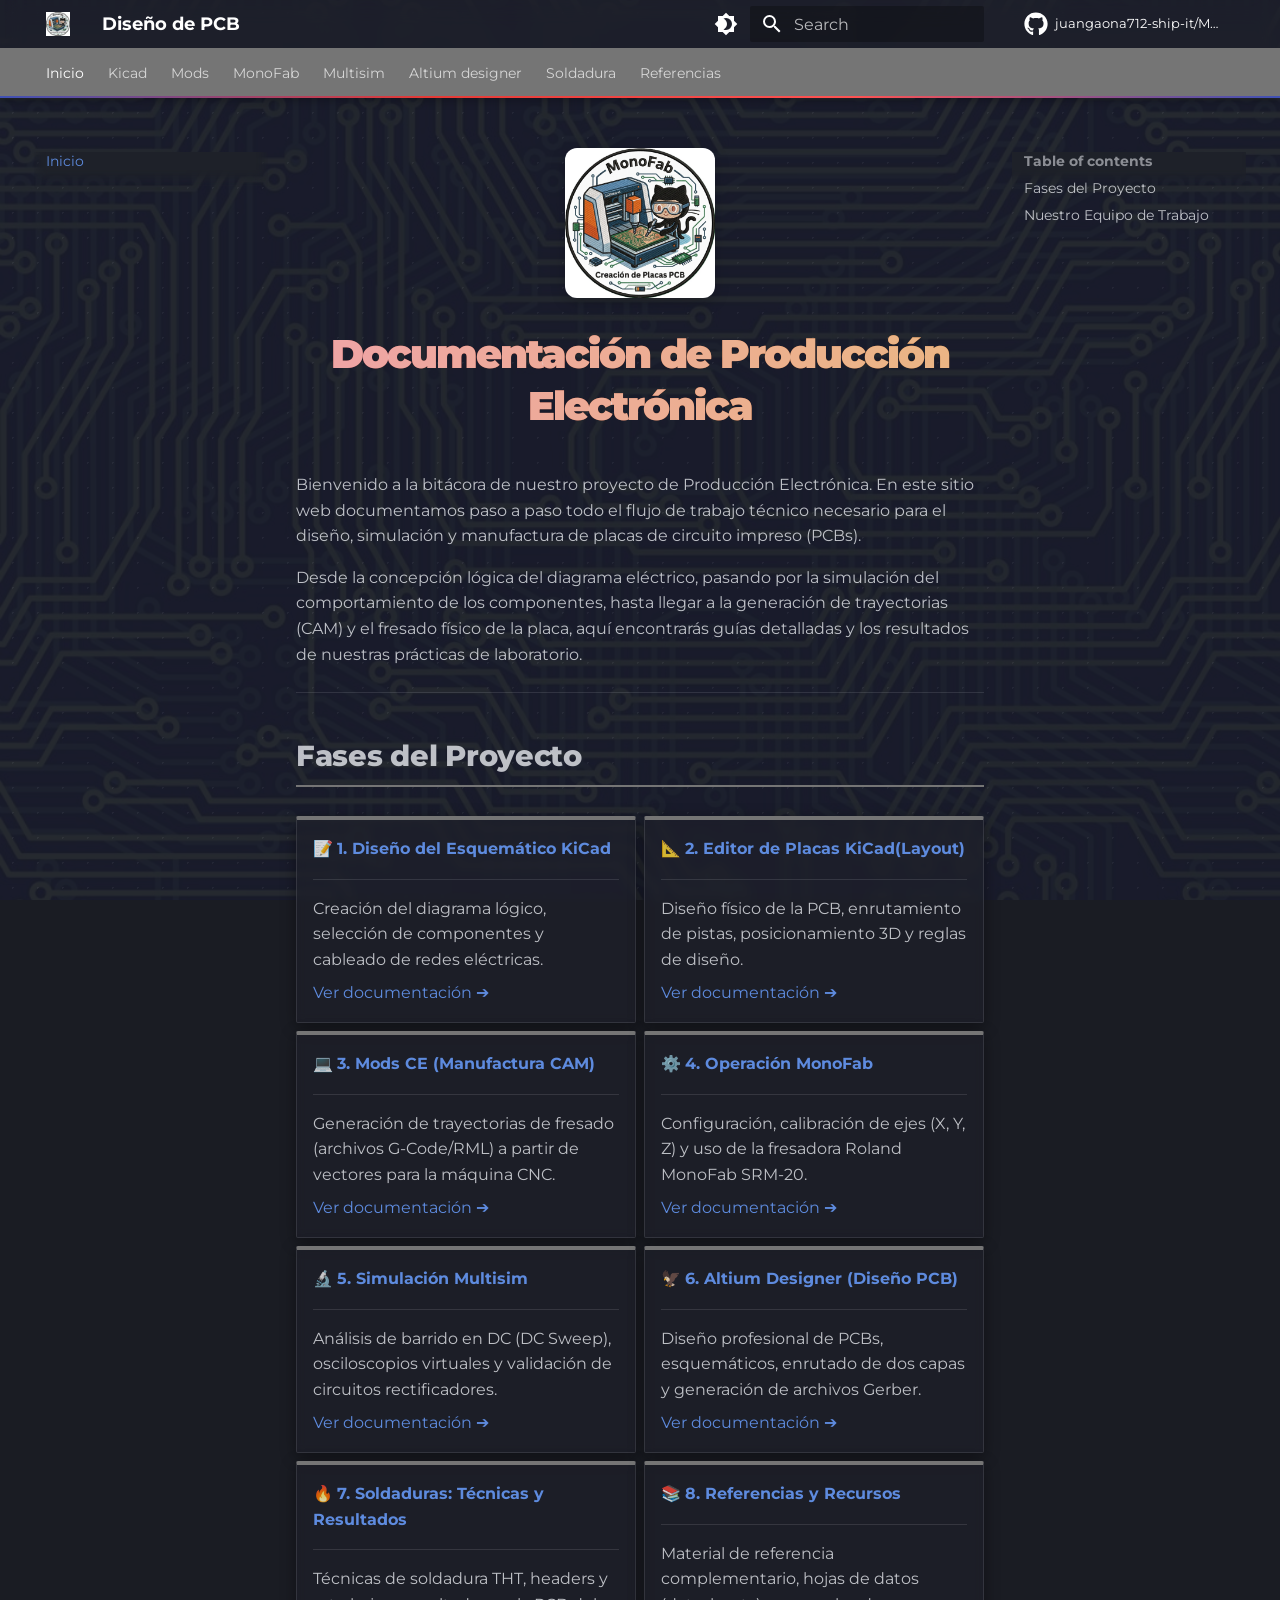
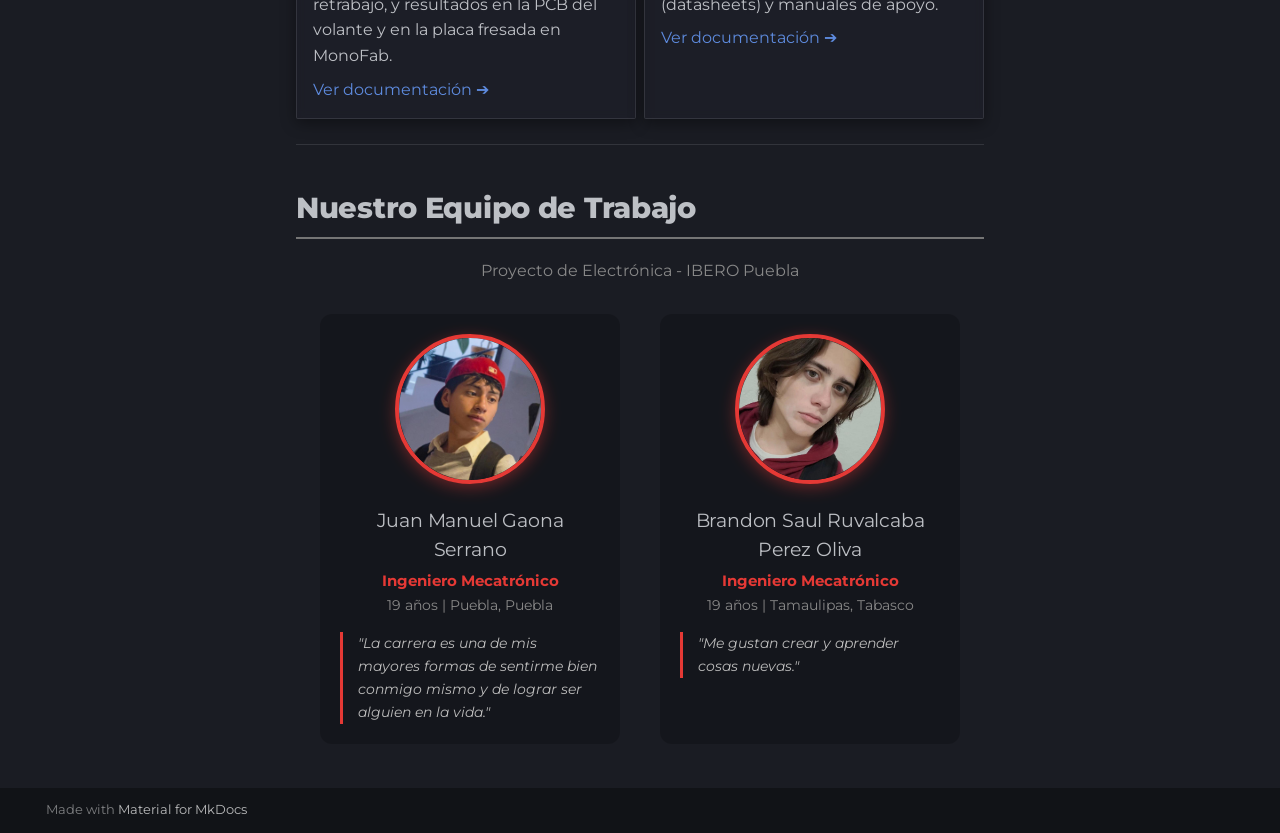
<file: index.html>
<!doctype html>
<html lang="en" class="no-js">
  <head>
    
      <meta charset="utf-8">
      <meta name="viewport" content="width=device-width,initial-scale=1">
      
        <meta name="description" content="Documentación técnica del diseño y ruteo de circuito impreso.">
      
      
        <meta name="author" content="Juan Manuel Gaona Serrano">
      
      
      
      
        <link rel="next" href="esquematico/">
      
      
        
      
      
      <link rel="icon" href="material/developer-board">
      <meta name="generator" content="mkdocs-1.6.1, mkdocs-material-9.8.2">
    
    
      
        <title>Diseño de PCB</title>
      
    
    
      <link rel="stylesheet" href="assets/stylesheets/main.57a0d79d.min.css">
      
        
        <link rel="stylesheet" href="assets/stylesheets/palette.fb2fffe2.min.css">
      
      


    
    
      
    
    
      
        
        
        <link rel="preconnect" href="https://fonts.gstatic.com" crossorigin>
        <link rel="stylesheet" href="https://fonts.googleapis.com/css?family=Montserrat:300,300i,400,400i,700,700i%7CFira+Code:400,400i,700,700i&display=fallback">
        <style>:root{--md-text-font:"Montserrat";--md-code-font:"Fira Code"}</style>
      
    
    
      <link rel="stylesheet" href="stylesheets/custom.css">
    
    <script>__md_scope=new URL(".",location),__md_hash=e=>[...e].reduce(((e,_)=>(e<<5)-e+_.charCodeAt(0)),0),__md_get=(e,_=localStorage,t=__md_scope)=>JSON.parse(_.getItem(t.pathname+"."+e)),__md_set=(e,_,t=localStorage,a=__md_scope)=>{try{t.setItem(a.pathname+"."+e,JSON.stringify(_))}catch(e){}}</script>
    
      

    
    
  </head>
  
  
    
    
      
    
    
    
    
    <body dir="ltr" data-md-color-scheme="slate" data-md-color-primary="grey" data-md-color-accent="amber">
  
    
    <input class="md-toggle" data-md-toggle="drawer" type="checkbox" id="__drawer" autocomplete="off">
    <input class="md-toggle" data-md-toggle="search" type="checkbox" id="__search" autocomplete="off">
    <label class="md-overlay" for="__drawer"></label>
    <div data-md-component="skip">
      
        
        <a href="#documentacion-de-produccion-electronica" class="md-skip">
          Skip to content
        </a>
      
    </div>
    <div data-md-component="announce">
      
    </div>
    
    
      

  

<header class="md-header md-header--shadow md-header--lifted" data-md-component="header">
  <nav class="md-header__inner md-grid" aria-label="Header">
    <a href="." title="Diseño de PCB" class="md-header__button md-logo" aria-label="Diseño de PCB" data-md-component="logo">
      
  <img src="img/logo.jpg" alt="logo">

    </a>
    <label class="md-header__button md-icon" for="__drawer">
      
      <svg xmlns="http://www.w3.org/2000/svg" viewBox="0 0 24 24"><path d="M3 6h18v2H3zm0 5h18v2H3zm0 5h18v2H3z"/></svg>
    </label>
    <div class="md-header__title" data-md-component="header-title">
      <div class="md-header__ellipsis">
        <div class="md-header__topic">
          <span class="md-ellipsis">
            Diseño de PCB
          </span>
        </div>
        <div class="md-header__topic" data-md-component="header-topic">
          <span class="md-ellipsis">
            
              Inicio
            
          </span>
        </div>
      </div>
    </div>
    
      
        <form class="md-header__option" data-md-component="palette">
  
    
    
    
    <input class="md-option" data-md-color-media="" data-md-color-scheme="slate" data-md-color-primary="grey" data-md-color-accent="amber"  aria-label="Cambiar a modo claro"  type="radio" name="__palette" id="__palette_0">
    
      <label class="md-header__button md-icon" title="Cambiar a modo claro" for="__palette_1" hidden>
        <svg xmlns="http://www.w3.org/2000/svg" viewBox="0 0 24 24"><path d="M12 18c-.89 0-1.74-.2-2.5-.55C11.56 16.5 13 14.42 13 12s-1.44-4.5-3.5-5.45C10.26 6.2 11.11 6 12 6a6 6 0 0 1 6 6 6 6 0 0 1-6 6m8-9.31V4h-4.69L12 .69 8.69 4H4v4.69L.69 12 4 15.31V20h4.69L12 23.31 15.31 20H20v-4.69L23.31 12z"/></svg>
      </label>
    
  
    
    
    
    <input class="md-option" data-md-color-media="" data-md-color-scheme="default" data-md-color-primary="blue-grey" data-md-color-accent="blue"  aria-label="Cambiar a modo oscuro"  type="radio" name="__palette" id="__palette_1">
    
      <label class="md-header__button md-icon" title="Cambiar a modo oscuro" for="__palette_0" hidden>
        <svg xmlns="http://www.w3.org/2000/svg" viewBox="0 0 24 24"><path d="M12 8a4 4 0 0 0-4 4 4 4 0 0 0 4 4 4 4 0 0 0 4-4 4 4 0 0 0-4-4m0 10a6 6 0 0 1-6-6 6 6 0 0 1 6-6 6 6 0 0 1 6 6 6 6 0 0 1-6 6m8-9.31V4h-4.69L12 .69 8.69 4H4v4.69L.69 12 4 15.31V20h4.69L12 23.31 15.31 20H20v-4.69L23.31 12z"/></svg>
      </label>
    
  
</form>
      
    
    
      <script>var palette=__md_get("__palette");if(palette&&palette.color){if("(prefers-color-scheme)"===palette.color.media){var media=matchMedia("(prefers-color-scheme: light)"),input=document.querySelector(media.matches?"[data-md-color-media='(prefers-color-scheme: light)']":"[data-md-color-media='(prefers-color-scheme: dark)']");palette.color.media=input.getAttribute("data-md-color-media"),palette.color.scheme=input.getAttribute("data-md-color-scheme"),palette.color.primary=input.getAttribute("data-md-color-primary"),palette.color.accent=input.getAttribute("data-md-color-accent")}for(var[key,value]of Object.entries(palette.color))document.body.setAttribute("data-md-color-"+key,value)}</script>
    
    
    
      
      
        <label class="md-header__button md-icon" for="__search">
          
          <svg xmlns="http://www.w3.org/2000/svg" viewBox="0 0 24 24"><path d="M9.5 3A6.5 6.5 0 0 1 16 9.5c0 1.61-.59 3.09-1.56 4.23l.27.27h.79l5 5-1.5 1.5-5-5v-.79l-.27-.27A6.52 6.52 0 0 1 9.5 16 6.5 6.5 0 0 1 3 9.5 6.5 6.5 0 0 1 9.5 3m0 2C7 5 5 7 5 9.5S7 14 9.5 14 14 12 14 9.5 12 5 9.5 5"/></svg>
        </label>
        <div class="md-search" data-md-component="search" role="dialog">
  <label class="md-search__overlay" for="__search"></label>
  <div class="md-search__inner" role="search">
    <form class="md-search__form" name="search">
      <input type="text" class="md-search__input" name="query" aria-label="Search" placeholder="Search" autocapitalize="off" autocorrect="off" autocomplete="off" spellcheck="false" data-md-component="search-query" required>
      <label class="md-search__icon md-icon" for="__search">
        
        <svg xmlns="http://www.w3.org/2000/svg" viewBox="0 0 24 24"><path d="M9.5 3A6.5 6.5 0 0 1 16 9.5c0 1.61-.59 3.09-1.56 4.23l.27.27h.79l5 5-1.5 1.5-5-5v-.79l-.27-.27A6.52 6.52 0 0 1 9.5 16 6.5 6.5 0 0 1 3 9.5 6.5 6.5 0 0 1 9.5 3m0 2C7 5 5 7 5 9.5S7 14 9.5 14 14 12 14 9.5 12 5 9.5 5"/></svg>
        
        <svg xmlns="http://www.w3.org/2000/svg" viewBox="0 0 24 24"><path d="M20 11v2H8l5.5 5.5-1.42 1.42L4.16 12l7.92-7.92L13.5 5.5 8 11z"/></svg>
      </label>
      <nav class="md-search__options" aria-label="Search">
        
        <button type="reset" class="md-search__icon md-icon" title="Clear" aria-label="Clear" tabindex="-1">
          
          <svg xmlns="http://www.w3.org/2000/svg" viewBox="0 0 24 24"><path d="M19 6.41 17.59 5 12 10.59 6.41 5 5 6.41 10.59 12 5 17.59 6.41 19 12 13.41 17.59 19 19 17.59 13.41 12z"/></svg>
        </button>
      </nav>
      
    </form>
    <div class="md-search__output">
      <div class="md-search__scrollwrap" tabindex="0" data-md-scrollfix>
        <div class="md-search-result" data-md-component="search-result">
          <div class="md-search-result__meta">
            Initializing search
          </div>
          <ol class="md-search-result__list" role="presentation"></ol>
        </div>
      </div>
    </div>
  </div>
</div>
      
    
    
      <div class="md-header__source">
        <a href="https://github.com/juangaona712-ship-it/MonoFab-.git" title="Go to repository" class="md-source" data-md-component="source">
  <div class="md-source__icon md-icon">
    
    <svg xmlns="http://www.w3.org/2000/svg" viewBox="0 0 512 512"><!--! Font Awesome Free 7.1.0 by @fontawesome - https://fontawesome.com License - https://fontawesome.com/license/free (Icons: CC BY 4.0, Fonts: SIL OFL 1.1, Code: MIT License) Copyright 2025 Fonticons, Inc.--><path d="M173.9 397.4c0 2-2.3 3.6-5.2 3.6-3.3.3-5.6-1.3-5.6-3.6 0-2 2.3-3.6 5.2-3.6 3-.3 5.6 1.3 5.6 3.6m-31.1-4.5c-.7 2 1.3 4.3 4.3 4.9 2.6 1 5.6 0 6.2-2s-1.3-4.3-4.3-5.2c-2.6-.7-5.5.3-6.2 2.3m44.2-1.7c-2.9.7-4.9 2.6-4.6 4.9.3 2 2.9 3.3 5.9 2.6 2.9-.7 4.9-2.6 4.6-4.6-.3-1.9-3-3.2-5.9-2.9M252.8 8C114.1 8 8 113.3 8 252c0 110.9 69.8 205.8 169.5 239.2 12.8 2.3 17.3-5.6 17.3-12.1 0-6.2-.3-40.4-.3-61.4 0 0-70 15-84.7-29.8 0 0-11.4-29.1-27.8-36.6 0 0-22.9-15.7 1.6-15.4 0 0 24.9 2 38.6 25.8 21.9 38.6 58.6 27.5 72.9 20.9 2.3-16 8.8-27.1 16-33.7-55.9-6.2-112.3-14.3-112.3-110.5 0-27.5 7.6-41.3 23.6-58.9-2.6-6.5-11.1-33.3 2.6-67.9 20.9-6.5 69 27 69 27 20-5.6 41.5-8.5 62.8-8.5s42.8 2.9 62.8 8.5c0 0 48.1-33.6 69-27 13.7 34.7 5.2 61.4 2.6 67.9 16 17.7 25.8 31.5 25.8 58.9 0 96.5-58.9 104.2-114.8 110.5 9.2 7.9 17 22.9 17 46.4 0 33.7-.3 75.4-.3 83.6 0 6.5 4.6 14.4 17.3 12.1C436.2 457.8 504 362.9 504 252 504 113.3 391.5 8 252.8 8M105.2 352.9c-1.3 1-1 3.3.7 5.2 1.6 1.6 3.9 2.3 5.2 1 1.3-1 1-3.3-.7-5.2-1.6-1.6-3.9-2.3-5.2-1m-10.8-8.1c-.7 1.3.3 2.9 2.3 3.9 1.6 1 3.6.7 4.3-.7.7-1.3-.3-2.9-2.3-3.9-2-.6-3.6-.3-4.3.7m32.4 35.6c-1.6 1.3-1 4.3 1.3 6.2 2.3 2.3 5.2 2.6 6.5 1 1.3-1.3.7-4.3-1.3-6.2-2.2-2.3-5.2-2.6-6.5-1m-11.4-14.7c-1.6 1-1.6 3.6 0 5.9s4.3 3.3 5.6 2.3c1.6-1.3 1.6-3.9 0-6.2-1.4-2.3-4-3.3-5.6-2"/></svg>
  </div>
  <div class="md-source__repository">
    juangaona712-ship-it/MonoFab
  </div>
</a>
      </div>
    
  </nav>
  
    
      
<nav class="md-tabs" aria-label="Tabs" data-md-component="tabs">
  <div class="md-grid">
    <ul class="md-tabs__list">
      
        
  
  
  
    
  
  
    <li class="md-tabs__item md-tabs__item--active">
      <a href="." class="md-tabs__link">
        
  
  
    
  
  Inicio

      </a>
    </li>
  

      
        
  
  
  
  
    
    
      <li class="md-tabs__item">
        <a href="esquematico/" class="md-tabs__link">
          
  
  
  Kicad

        </a>
      </li>
    
  

      
        
  
  
  
  
    
    
      <li class="md-tabs__item">
        <a href="mods-ce/" class="md-tabs__link">
          
  
  
  Mods

        </a>
      </li>
    
  

      
        
  
  
  
  
    
    
      <li class="md-tabs__item">
        <a href="monoFab/" class="md-tabs__link">
          
  
  
  MonoFab

        </a>
      </li>
    
  

      
        
  
  
  
  
    
    
      <li class="md-tabs__item">
        <a href="multisim/" class="md-tabs__link">
          
  
  
  Multisim

        </a>
      </li>
    
  

      
        
  
  
  
  
    
    
      <li class="md-tabs__item">
        <a href="altium/" class="md-tabs__link">
          
  
  
  Altium designer

        </a>
      </li>
    
  

      
        
  
  
  
  
    
    
      <li class="md-tabs__item">
        <a href="soldadura/" class="md-tabs__link">
          
  
  
  Soldadura

        </a>
      </li>
    
  

      
        
  
  
  
  
    <li class="md-tabs__item">
      <a href="recursos/" class="md-tabs__link">
        
  
  
    
  
  Referencias

      </a>
    </li>
  

      
    </ul>
  </div>
</nav>
    
  
</header>
    
    <div class="md-container" data-md-component="container">
      
      
        
      
      <main class="md-main" data-md-component="main">
        <div class="md-main__inner md-grid">
          
            
              
              <div class="md-sidebar md-sidebar--primary" data-md-component="sidebar" data-md-type="navigation" >
                <div class="md-sidebar__scrollwrap">
                  <div class="md-sidebar__inner">
                    


  


<nav class="md-nav md-nav--primary md-nav--lifted" aria-label="Navigation" data-md-level="0">
  <label class="md-nav__title" for="__drawer">
    <a href="." title="Diseño de PCB" class="md-nav__button md-logo" aria-label="Diseño de PCB" data-md-component="logo">
      
  <img src="img/logo.jpg" alt="logo">

    </a>
    Diseño de PCB
  </label>
  
    <div class="md-nav__source">
      <a href="https://github.com/juangaona712-ship-it/MonoFab-.git" title="Go to repository" class="md-source" data-md-component="source">
  <div class="md-source__icon md-icon">
    
    <svg xmlns="http://www.w3.org/2000/svg" viewBox="0 0 512 512"><!--! Font Awesome Free 7.1.0 by @fontawesome - https://fontawesome.com License - https://fontawesome.com/license/free (Icons: CC BY 4.0, Fonts: SIL OFL 1.1, Code: MIT License) Copyright 2025 Fonticons, Inc.--><path d="M173.9 397.4c0 2-2.3 3.6-5.2 3.6-3.3.3-5.6-1.3-5.6-3.6 0-2 2.3-3.6 5.2-3.6 3-.3 5.6 1.3 5.6 3.6m-31.1-4.5c-.7 2 1.3 4.3 4.3 4.9 2.6 1 5.6 0 6.2-2s-1.3-4.3-4.3-5.2c-2.6-.7-5.5.3-6.2 2.3m44.2-1.7c-2.9.7-4.9 2.6-4.6 4.9.3 2 2.9 3.3 5.9 2.6 2.9-.7 4.9-2.6 4.6-4.6-.3-1.9-3-3.2-5.9-2.9M252.8 8C114.1 8 8 113.3 8 252c0 110.9 69.8 205.8 169.5 239.2 12.8 2.3 17.3-5.6 17.3-12.1 0-6.2-.3-40.4-.3-61.4 0 0-70 15-84.7-29.8 0 0-11.4-29.1-27.8-36.6 0 0-22.9-15.7 1.6-15.4 0 0 24.9 2 38.6 25.8 21.9 38.6 58.6 27.5 72.9 20.9 2.3-16 8.8-27.1 16-33.7-55.9-6.2-112.3-14.3-112.3-110.5 0-27.5 7.6-41.3 23.6-58.9-2.6-6.5-11.1-33.3 2.6-67.9 20.9-6.5 69 27 69 27 20-5.6 41.5-8.5 62.8-8.5s42.8 2.9 62.8 8.5c0 0 48.1-33.6 69-27 13.7 34.7 5.2 61.4 2.6 67.9 16 17.7 25.8 31.5 25.8 58.9 0 96.5-58.9 104.2-114.8 110.5 9.2 7.9 17 22.9 17 46.4 0 33.7-.3 75.4-.3 83.6 0 6.5 4.6 14.4 17.3 12.1C436.2 457.8 504 362.9 504 252 504 113.3 391.5 8 252.8 8M105.2 352.9c-1.3 1-1 3.3.7 5.2 1.6 1.6 3.9 2.3 5.2 1 1.3-1 1-3.3-.7-5.2-1.6-1.6-3.9-2.3-5.2-1m-10.8-8.1c-.7 1.3.3 2.9 2.3 3.9 1.6 1 3.6.7 4.3-.7.7-1.3-.3-2.9-2.3-3.9-2-.6-3.6-.3-4.3.7m32.4 35.6c-1.6 1.3-1 4.3 1.3 6.2 2.3 2.3 5.2 2.6 6.5 1 1.3-1.3.7-4.3-1.3-6.2-2.2-2.3-5.2-2.6-6.5-1m-11.4-14.7c-1.6 1-1.6 3.6 0 5.9s4.3 3.3 5.6 2.3c1.6-1.3 1.6-3.9 0-6.2-1.4-2.3-4-3.3-5.6-2"/></svg>
  </div>
  <div class="md-source__repository">
    juangaona712-ship-it/MonoFab
  </div>
</a>
    </div>
  
  <ul class="md-nav__list" data-md-scrollfix>
    
      
      
  
  
    
  
  
  
    <li class="md-nav__item md-nav__item--active">
      
      <input class="md-nav__toggle md-toggle" type="checkbox" id="__toc">
      
      
        
      
      
        <label class="md-nav__link md-nav__link--active" for="__toc">
          
  
  
  <span class="md-ellipsis">
    
  
    Inicio
  

    
  </span>
  
  

          <span class="md-nav__icon md-icon"></span>
        </label>
      
      <a href="." class="md-nav__link md-nav__link--active">
        
  
  
  <span class="md-ellipsis">
    
  
    Inicio
  

    
  </span>
  
  

      </a>
      
        

<nav class="md-nav md-nav--secondary" aria-label="Table of contents">
  
  
  
    
  
  
    <label class="md-nav__title" for="__toc">
      <span class="md-nav__icon md-icon"></span>
      Table of contents
    </label>
    <ul class="md-nav__list" data-md-component="toc" data-md-scrollfix>
      
        <li class="md-nav__item">
  <a href="#fases-del-proyecto" class="md-nav__link">
    <span class="md-ellipsis">
      
        Fases del Proyecto
      
    </span>
  </a>
  
</li>
      
        <li class="md-nav__item">
  <a href="#nuestro-equipo-de-trabajo" class="md-nav__link">
    <span class="md-ellipsis">
      
        Nuestro Equipo de Trabajo
      
    </span>
  </a>
  
</li>
      
    </ul>
  
</nav>
      
    </li>
  

    
      
      
  
  
  
  
    
    
    
    
      
      
    
    
    <li class="md-nav__item md-nav__item--nested">
      
        
        
        <input class="md-nav__toggle md-toggle " type="checkbox" id="__nav_2" >
        
          
          <label class="md-nav__link" for="__nav_2" id="__nav_2_label" tabindex="0">
            
  
  
  <span class="md-ellipsis">
    
  
    Kicad
  

    
  </span>
  
  

            <span class="md-nav__icon md-icon"></span>
          </label>
        
        <nav class="md-nav" data-md-level="1" aria-labelledby="__nav_2_label" aria-expanded="false">
          <label class="md-nav__title" for="__nav_2">
            <span class="md-nav__icon md-icon"></span>
            
  
    Kicad
  

          </label>
          <ul class="md-nav__list" data-md-scrollfix>
            
              
                
  
  
  
  
    <li class="md-nav__item">
      <a href="esquematico/" class="md-nav__link">
        
  
  
  <span class="md-ellipsis">
    
  
    1. Diseño del Esquemático
  

    
  </span>
  
  

      </a>
    </li>
  

              
            
              
                
  
  
  
  
    <li class="md-nav__item">
      <a href="editor-placas/" class="md-nav__link">
        
  
  
  <span class="md-ellipsis">
    
  
    2. Editor de Placas (Layout)
  

    
  </span>
  
  

      </a>
    </li>
  

              
            
          </ul>
        </nav>
      
    </li>
  

    
      
      
  
  
  
  
    
    
    
    
      
      
    
    
    <li class="md-nav__item md-nav__item--nested">
      
        
        
        <input class="md-nav__toggle md-toggle " type="checkbox" id="__nav_3" >
        
          
          <label class="md-nav__link" for="__nav_3" id="__nav_3_label" tabindex="0">
            
  
  
  <span class="md-ellipsis">
    
  
    Mods
  

    
  </span>
  
  

            <span class="md-nav__icon md-icon"></span>
          </label>
        
        <nav class="md-nav" data-md-level="1" aria-labelledby="__nav_3_label" aria-expanded="false">
          <label class="md-nav__title" for="__nav_3">
            <span class="md-nav__icon md-icon"></span>
            
  
    Mods
  

          </label>
          <ul class="md-nav__list" data-md-scrollfix>
            
              
                
  
  
  
  
    <li class="md-nav__item">
      <a href="mods-ce/" class="md-nav__link">
        
  
  
  <span class="md-ellipsis">
    
  
    3. Mods CE y Ajustes
  

    
  </span>
  
  

      </a>
    </li>
  

              
            
          </ul>
        </nav>
      
    </li>
  

    
      
      
  
  
  
  
    
    
    
    
      
      
    
    
    <li class="md-nav__item md-nav__item--nested">
      
        
        
        <input class="md-nav__toggle md-toggle " type="checkbox" id="__nav_4" >
        
          
          <label class="md-nav__link" for="__nav_4" id="__nav_4_label" tabindex="0">
            
  
  
  <span class="md-ellipsis">
    
  
    MonoFab
  

    
  </span>
  
  

            <span class="md-nav__icon md-icon"></span>
          </label>
        
        <nav class="md-nav" data-md-level="1" aria-labelledby="__nav_4_label" aria-expanded="false">
          <label class="md-nav__title" for="__nav_4">
            <span class="md-nav__icon md-icon"></span>
            
  
    MonoFab
  

          </label>
          <ul class="md-nav__list" data-md-scrollfix>
            
              
                
  
  
  
  
    <li class="md-nav__item">
      <a href="monoFab/" class="md-nav__link">
        
  
  
  <span class="md-ellipsis">
    
  
    4. MonoFab
  

    
  </span>
  
  

      </a>
    </li>
  

              
            
          </ul>
        </nav>
      
    </li>
  

    
      
      
  
  
  
  
    
    
    
    
      
      
    
    
    <li class="md-nav__item md-nav__item--nested">
      
        
        
        <input class="md-nav__toggle md-toggle " type="checkbox" id="__nav_5" >
        
          
          <label class="md-nav__link" for="__nav_5" id="__nav_5_label" tabindex="0">
            
  
  
  <span class="md-ellipsis">
    
  
    Multisim
  

    
  </span>
  
  

            <span class="md-nav__icon md-icon"></span>
          </label>
        
        <nav class="md-nav" data-md-level="1" aria-labelledby="__nav_5_label" aria-expanded="false">
          <label class="md-nav__title" for="__nav_5">
            <span class="md-nav__icon md-icon"></span>
            
  
    Multisim
  

          </label>
          <ul class="md-nav__list" data-md-scrollfix>
            
              
                
  
  
  
  
    <li class="md-nav__item">
      <a href="multisim/" class="md-nav__link">
        
  
  
  <span class="md-ellipsis">
    
  
    5. Multisim
  

    
  </span>
  
  

      </a>
    </li>
  

              
            
          </ul>
        </nav>
      
    </li>
  

    
      
      
  
  
  
  
    
    
    
    
      
      
    
    
    <li class="md-nav__item md-nav__item--nested">
      
        
        
        <input class="md-nav__toggle md-toggle " type="checkbox" id="__nav_6" >
        
          
          <label class="md-nav__link" for="__nav_6" id="__nav_6_label" tabindex="0">
            
  
  
  <span class="md-ellipsis">
    
  
    Altium designer
  

    
  </span>
  
  

            <span class="md-nav__icon md-icon"></span>
          </label>
        
        <nav class="md-nav" data-md-level="1" aria-labelledby="__nav_6_label" aria-expanded="false">
          <label class="md-nav__title" for="__nav_6">
            <span class="md-nav__icon md-icon"></span>
            
  
    Altium designer
  

          </label>
          <ul class="md-nav__list" data-md-scrollfix>
            
              
                
  
  
  
  
    <li class="md-nav__item">
      <a href="altium/" class="md-nav__link">
        
  
  
  <span class="md-ellipsis">
    
  
    6. Altium
  

    
  </span>
  
  

      </a>
    </li>
  

              
            
          </ul>
        </nav>
      
    </li>
  

    
      
      
  
  
  
  
    
    
    
    
      
      
    
    
    <li class="md-nav__item md-nav__item--nested">
      
        
        
        <input class="md-nav__toggle md-toggle " type="checkbox" id="__nav_7" >
        
          
          <label class="md-nav__link" for="__nav_7" id="__nav_7_label" tabindex="0">
            
  
  
  <span class="md-ellipsis">
    
  
    Soldadura
  

    
  </span>
  
  

            <span class="md-nav__icon md-icon"></span>
          </label>
        
        <nav class="md-nav" data-md-level="1" aria-labelledby="__nav_7_label" aria-expanded="false">
          <label class="md-nav__title" for="__nav_7">
            <span class="md-nav__icon md-icon"></span>
            
  
    Soldadura
  

          </label>
          <ul class="md-nav__list" data-md-scrollfix>
            
              
                
  
  
  
  
    <li class="md-nav__item">
      <a href="soldadura/" class="md-nav__link">
        
  
  
  <span class="md-ellipsis">
    
  
    7. Soldaduras - Técnicas y Resultados
  

    
  </span>
  
  

      </a>
    </li>
  

              
            
          </ul>
        </nav>
      
    </li>
  

    
      
      
  
  
  
  
    <li class="md-nav__item">
      <a href="recursos/" class="md-nav__link">
        
  
  
  <span class="md-ellipsis">
    
  
    Referencias
  

    
  </span>
  
  

      </a>
    </li>
  

    
  </ul>
</nav>
                  </div>
                </div>
              </div>
            
            
              
              <div class="md-sidebar md-sidebar--secondary" data-md-component="sidebar" data-md-type="toc" >
                <div class="md-sidebar__scrollwrap">
                  <div class="md-sidebar__inner">
                    

<nav class="md-nav md-nav--secondary" aria-label="Table of contents">
  
  
  
    
  
  
    <label class="md-nav__title" for="__toc">
      <span class="md-nav__icon md-icon"></span>
      Table of contents
    </label>
    <ul class="md-nav__list" data-md-component="toc" data-md-scrollfix>
      
        <li class="md-nav__item">
  <a href="#fases-del-proyecto" class="md-nav__link">
    <span class="md-ellipsis">
      
        Fases del Proyecto
      
    </span>
  </a>
  
</li>
      
        <li class="md-nav__item">
  <a href="#nuestro-equipo-de-trabajo" class="md-nav__link">
    <span class="md-ellipsis">
      
        Nuestro Equipo de Trabajo
      
    </span>
  </a>
  
</li>
      
    </ul>
  
</nav>
                  </div>
                </div>
              </div>
            
          
          
            <div class="md-content" data-md-component="content">
              
              <article class="md-content__inner md-typeset">
                
                  


  
  


<div style="display: flex; align-items: center; justify-content: center; margin-bottom: 30px;">
  <!-- Logo de tu equipo -->
  <img src="img/logo.jpg" alt="Logo del Equipo" width="150" style="border-radius: 12px; box-shadow: 0 4px 15px rgba(0,0,0,0.2);">
</div>

<h1 id="documentacion-de-produccion-electronica">Documentación de Producción Electrónica</h1>
<p>Bienvenido a la bitácora de nuestro proyecto de Producción Electrónica. En este sitio web documentamos paso a paso todo el flujo de trabajo técnico necesario para el diseño, simulación y manufactura de placas de circuito impreso (PCBs). </p>
<p>Desde la concepción lógica del diagrama eléctrico, pasando por la simulación del comportamiento de los componentes, hasta llegar a la generación de trayectorias (CAM) y el fresado físico de la placa, aquí encontrarás guías detalladas y los resultados de nuestras prácticas de laboratorio.</p>
<hr />
<h2 id="fases-del-proyecto">Fases del Proyecto</h2>
<div class="grid cards">
<ul>
<li>
<p>📝 <strong><a href="esquematico/">1. Diseño del Esquemático KiCad</a></strong></p>
<hr />
<p>Creación del diagrama lógico, selección de componentes y cableado de redes eléctricas.</p>
<p><a href="esquematico/">Ver documentación ➔</a></p>
</li>
<li>
<p>📐 <strong><a href="editor-placas/">2. Editor de Placas KiCad(Layout)</a></strong></p>
<hr />
<p>Diseño físico de la PCB, enrutamiento de pistas, posicionamiento 3D y reglas de diseño.</p>
<p><a href="editor-placas/">Ver documentación ➔</a></p>
</li>
<li>
<p>💻 <strong><a href="mods-ce/">3. Mods CE (Manufactura CAM)</a></strong></p>
<hr />
<p>Generación de trayectorias de fresado (archivos G-Code/RML) a partir de vectores para la máquina CNC.</p>
<p><a href="mods-ce/">Ver documentación ➔</a></p>
</li>
<li>
<p>⚙️ <strong><a href="monoFab/">4. Operación MonoFab</a></strong></p>
<hr />
<p>Configuración, calibración de ejes (X, Y, Z) y uso de la fresadora Roland MonoFab SRM-20.</p>
<p><a href="monoFab/">Ver documentación ➔</a></p>
</li>
<li>
<p>🔬 <strong><a href="multisim/">5. Simulación Multisim</a></strong></p>
<hr />
<p>Análisis de barrido en DC (DC Sweep), osciloscopios virtuales y validación de circuitos rectificadores.</p>
<p><a href="multisim/">Ver documentación ➔</a></p>
</li>
<li>
<p>🦅 <strong><a href="altium/">6. Altium Designer (Diseño PCB)</a></strong></p>
<hr />
<p>Diseño profesional de PCBs, esquemáticos, enrutado de dos capas y generación de archivos Gerber.</p>
<p><a href="altium/">Ver documentación ➔</a></p>
</li>
<li>
<p>🔥 <strong><a href="soldadura/">7. Soldaduras: Técnicas y Resultados</a></strong></p>
<hr />
<p>Técnicas de soldadura THT, headers y retrabajo, y resultados en la PCB del volante y en la placa fresada en MonoFab.</p>
<p><a href="soldadura/">Ver documentación ➔</a></p>
</li>
<li>
<p>📚 <strong><a href="recursos/">8. Referencias y Recursos</a></strong></p>
<hr />
<p>Material de referencia complementario, hojas de datos (datasheets) y manuales de apoyo.</p>
<p><a href="recursos/">Ver documentación ➔</a></p>
</li>
</ul>
</div>
<hr />
<h2 id="nuestro-equipo-de-trabajo">Nuestro Equipo de Trabajo</h2>
<p style="text-align: center; color: #888; margin-top: -10px;">Proyecto de Electrónica - IBERO Puebla</p>

<!-- Contenedor del equipo ajustado para 2 personas con descripciones -->
<div style="display: flex; justify-content: center; gap: 40px; text-align: center; margin-top: 30px; flex-wrap: wrap;">

  <!-- Carlos -->
  <div style="width: 300px; margin-bottom: 20px; background: rgba(0,0,0,0.2); padding: 20px; border-radius: 12px;">
    <img src="img/juan.jpg" style="width: 150px; height: 150px; object-fit: cover; border-radius: 50%; border: 4px solid #e53935; box-shadow: 0 4px 15px rgba(229, 57, 53, 0.4); margin: 0 auto;">
    <h3 style="margin-bottom: 5px; margin-top: 15px; font-size: 1.2em;">Juan Manuel Gaona Serrano</h3>
    <p style="color: #e53935; font-weight: bold; margin: 0; font-size: 0.95em;">Ingeniero Mecatrónico</p>
    <p style="color: #888; font-size: 0.85em; margin-top: 2px; margin-bottom: 15px;">19 años | Puebla, Puebla</p>
    <blockquote style="font-size: 0.9em; color: #bbb; border-left: 3px solid #e53935; text-align: left; padding-left: 15px; margin: 0; font-style: italic;">
      "La carrera es una de mis mayores formas de sentirme bien conmigo mismo y de lograr ser alguien en la vida."
    </blockquote>
  </div>

  <!-- Luis -->
  <div style="width: 300px; margin-bottom: 20px; background: rgba(0,0,0,0.2); padding: 20px; border-radius: 12px;">
    <img src="img/brandon.jpg" style="width: 150px; height: 150px; object-fit: cover; border-radius: 50%; border: 4px solid #e53935; box-shadow: 0 4px 15px rgba(229, 57, 53, 0.4); margin: 0 auto;">
    <h3 style="margin-bottom: 5px; margin-top: 15px; font-size: 1.2em;">Brandon Saul Ruvalcaba Perez Oliva</h3>
    <p style="color: #e53935; font-weight: bold; margin: 0; font-size: 0.95em;">Ingeniero Mecatrónico</p>
    <p style="color: #888; font-size: 0.85em; margin-top: 2px; margin-bottom: 15px;">19 años | Tamaulipas, Tabasco</p>
    <blockquote style="font-size: 0.9em; color: #bbb; border-left: 3px solid #e53935; text-align: left; padding-left: 15px; margin: 0; font-style: italic;">
      "Me gustan crear y aprender cosas nuevas."
    </blockquote>
  </div>

</div>












                
              </article>
            </div>
          
          
<script>var target=document.getElementById(location.hash.slice(1));target&&target.name&&(target.checked=target.name.startsWith("__tabbed_"))</script>
        </div>
        
          <button type="button" class="md-top md-icon" data-md-component="top" hidden>
  
  <svg xmlns="http://www.w3.org/2000/svg" viewBox="0 0 24 24"><path d="M13 20h-2V8l-5.5 5.5-1.42-1.42L12 4.16l7.92 7.92-1.42 1.42L13 8z"/></svg>
  Back to top
</button>
        
      </main>
      
        <footer class="md-footer">
  
  <div class="md-footer-meta md-typeset">
    <div class="md-footer-meta__inner md-grid">
      <div class="md-copyright">
  
  
    Made with
    <a href="https://squidfunk.github.io/mkdocs-material/" target="_blank" rel="noopener">
      Material for MkDocs
    </a>
  
</div>
      
    </div>
  </div>
</footer>
      
    </div>
    <div class="md-dialog" data-md-component="dialog">
      <div class="md-dialog__inner md-typeset"></div>
    </div>
    
    
    
      
      
      <script id="__config" type="application/json">{"annotate": null, "base": ".", "features": ["navigation.instant", "navigation.tracking", "navigation.tabs", "navigation.tabs.sticky", "navigation.top", "content.code.copy"], "search": "assets/javascripts/workers/search.a7633da7.min.js", "tags": null, "translations": {"clipboard.copied": "Copied to clipboard", "clipboard.copy": "Copy to clipboard", "search.result.more.one": "1 more on this page", "search.result.more.other": "# more on this page", "search.result.none": "No matching documents", "search.result.one": "1 matching document", "search.result.other": "# matching documents", "search.result.placeholder": "Type to start searching", "search.result.term.missing": "Missing", "select.version": "Select version"}, "version": null}</script>
    
    
      <script src="assets/javascripts/bundle.a5f9d56c.min.js"></script>
      
    
  </body>
</html>
</file>
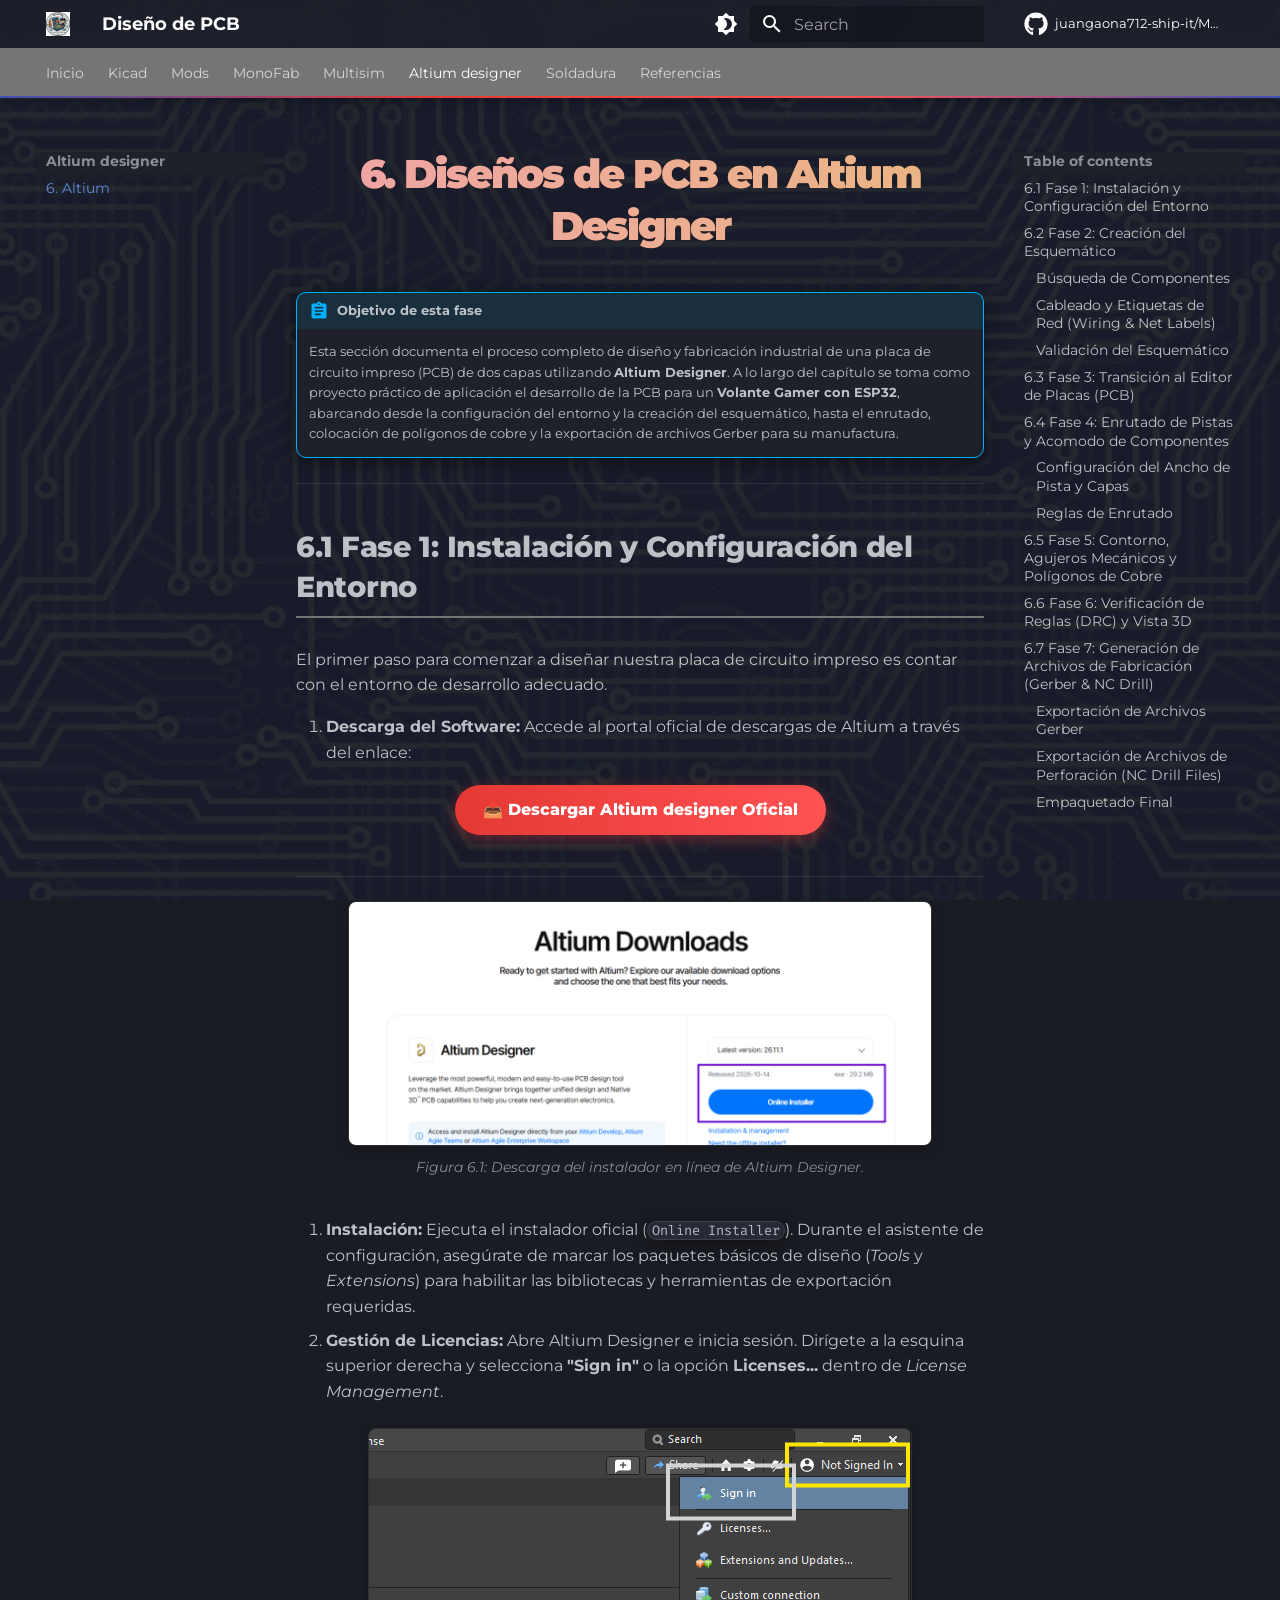
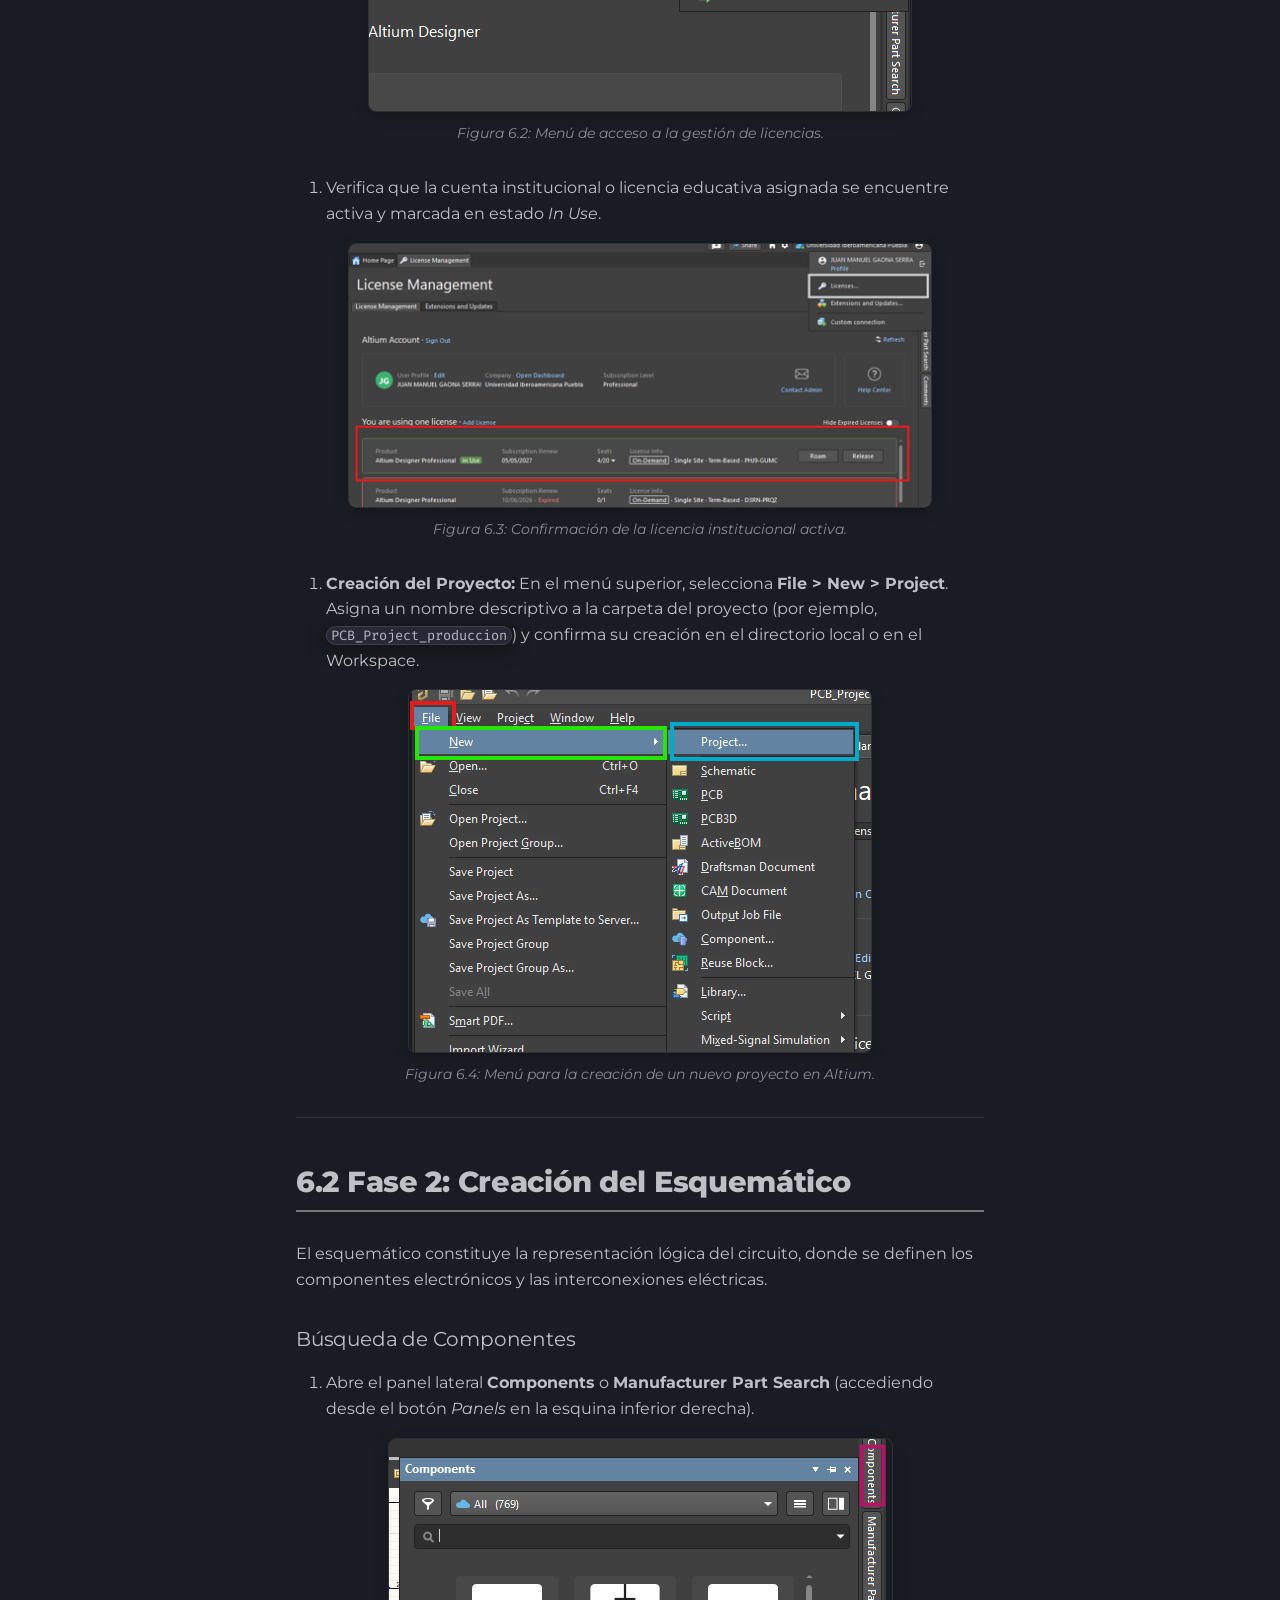
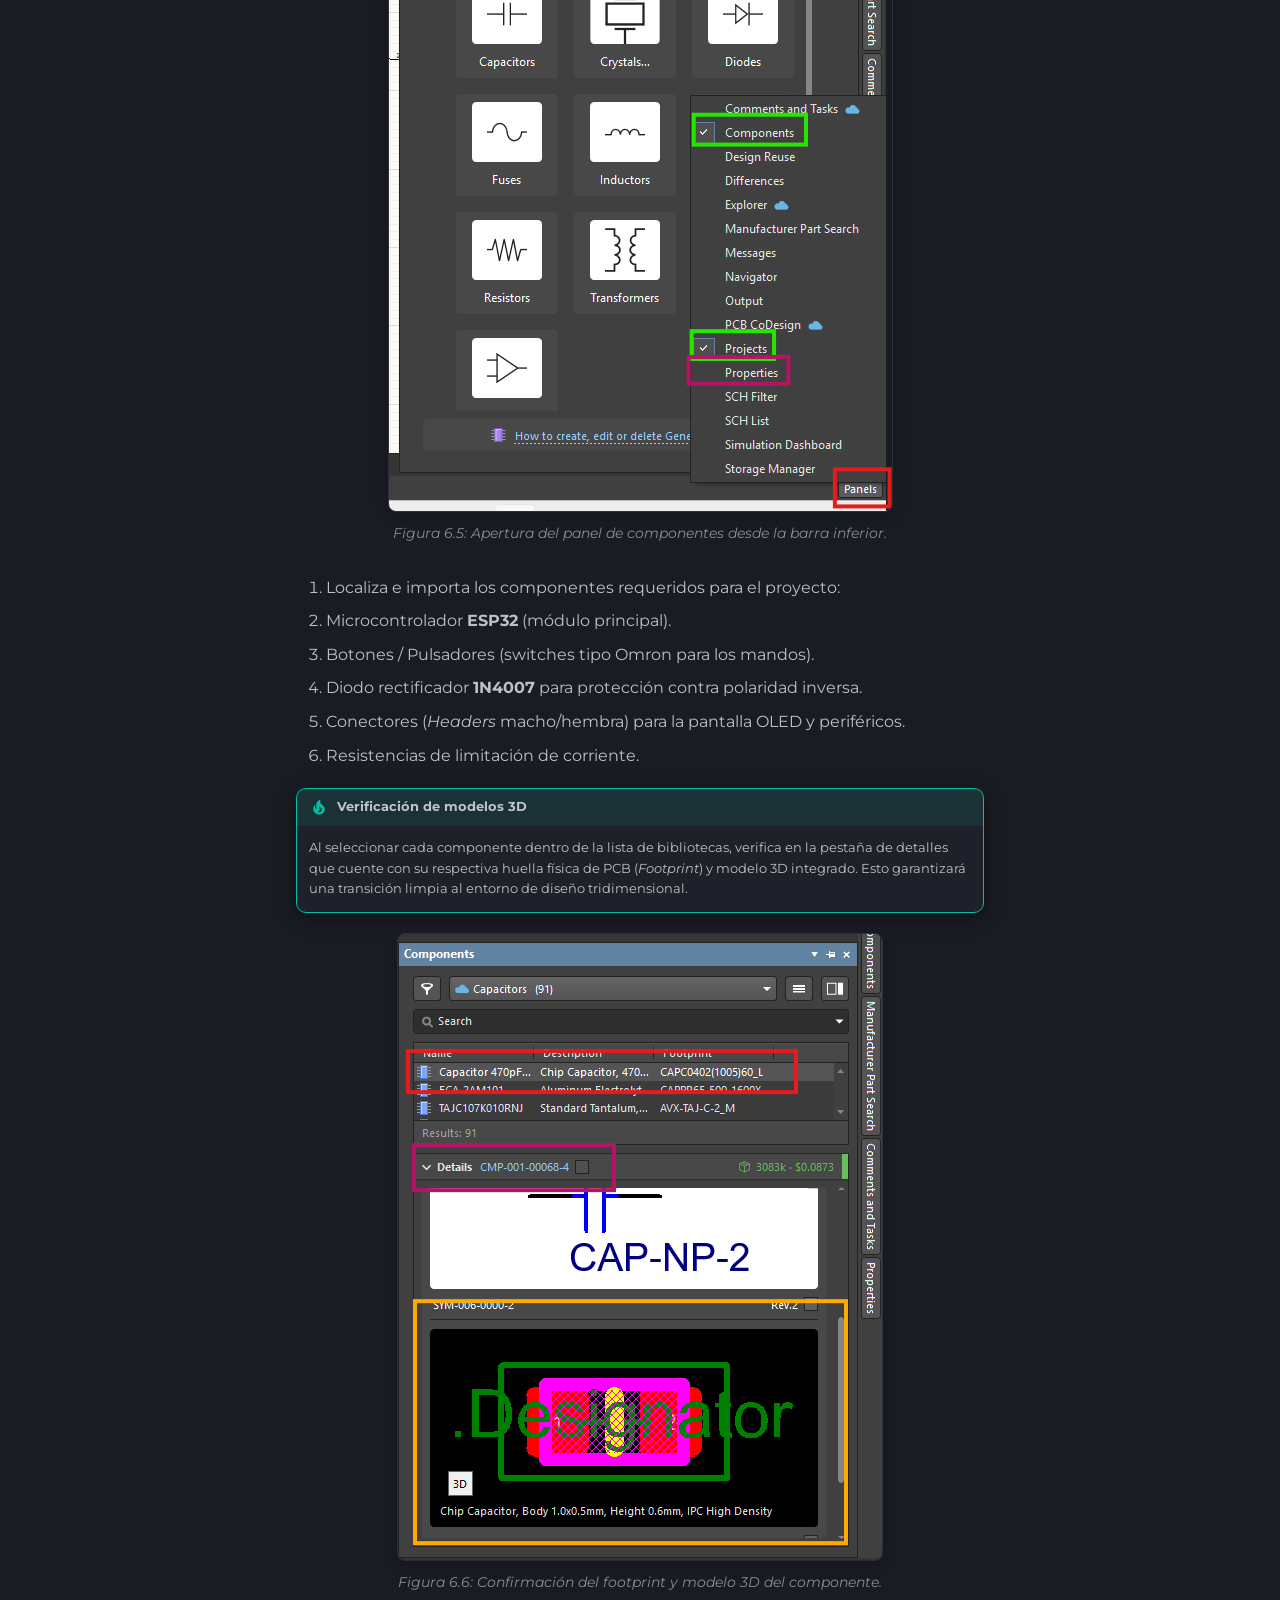
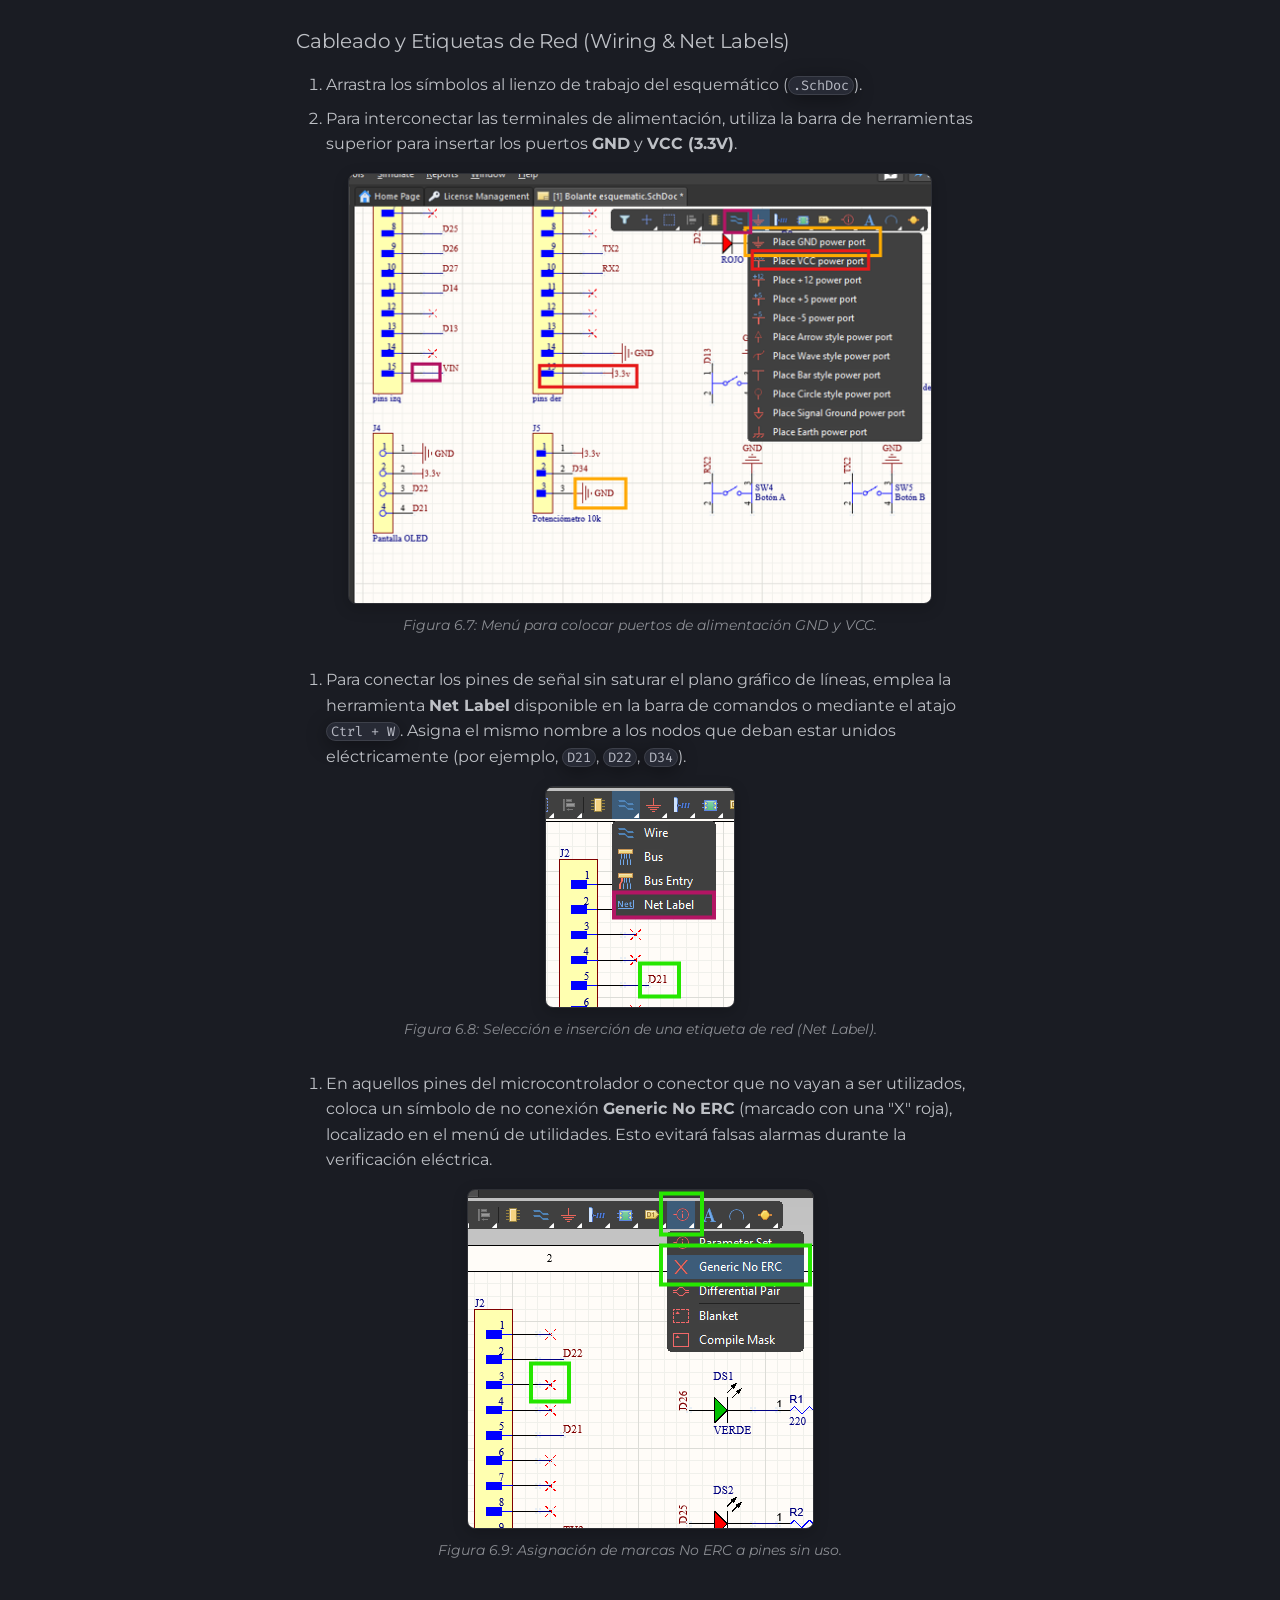
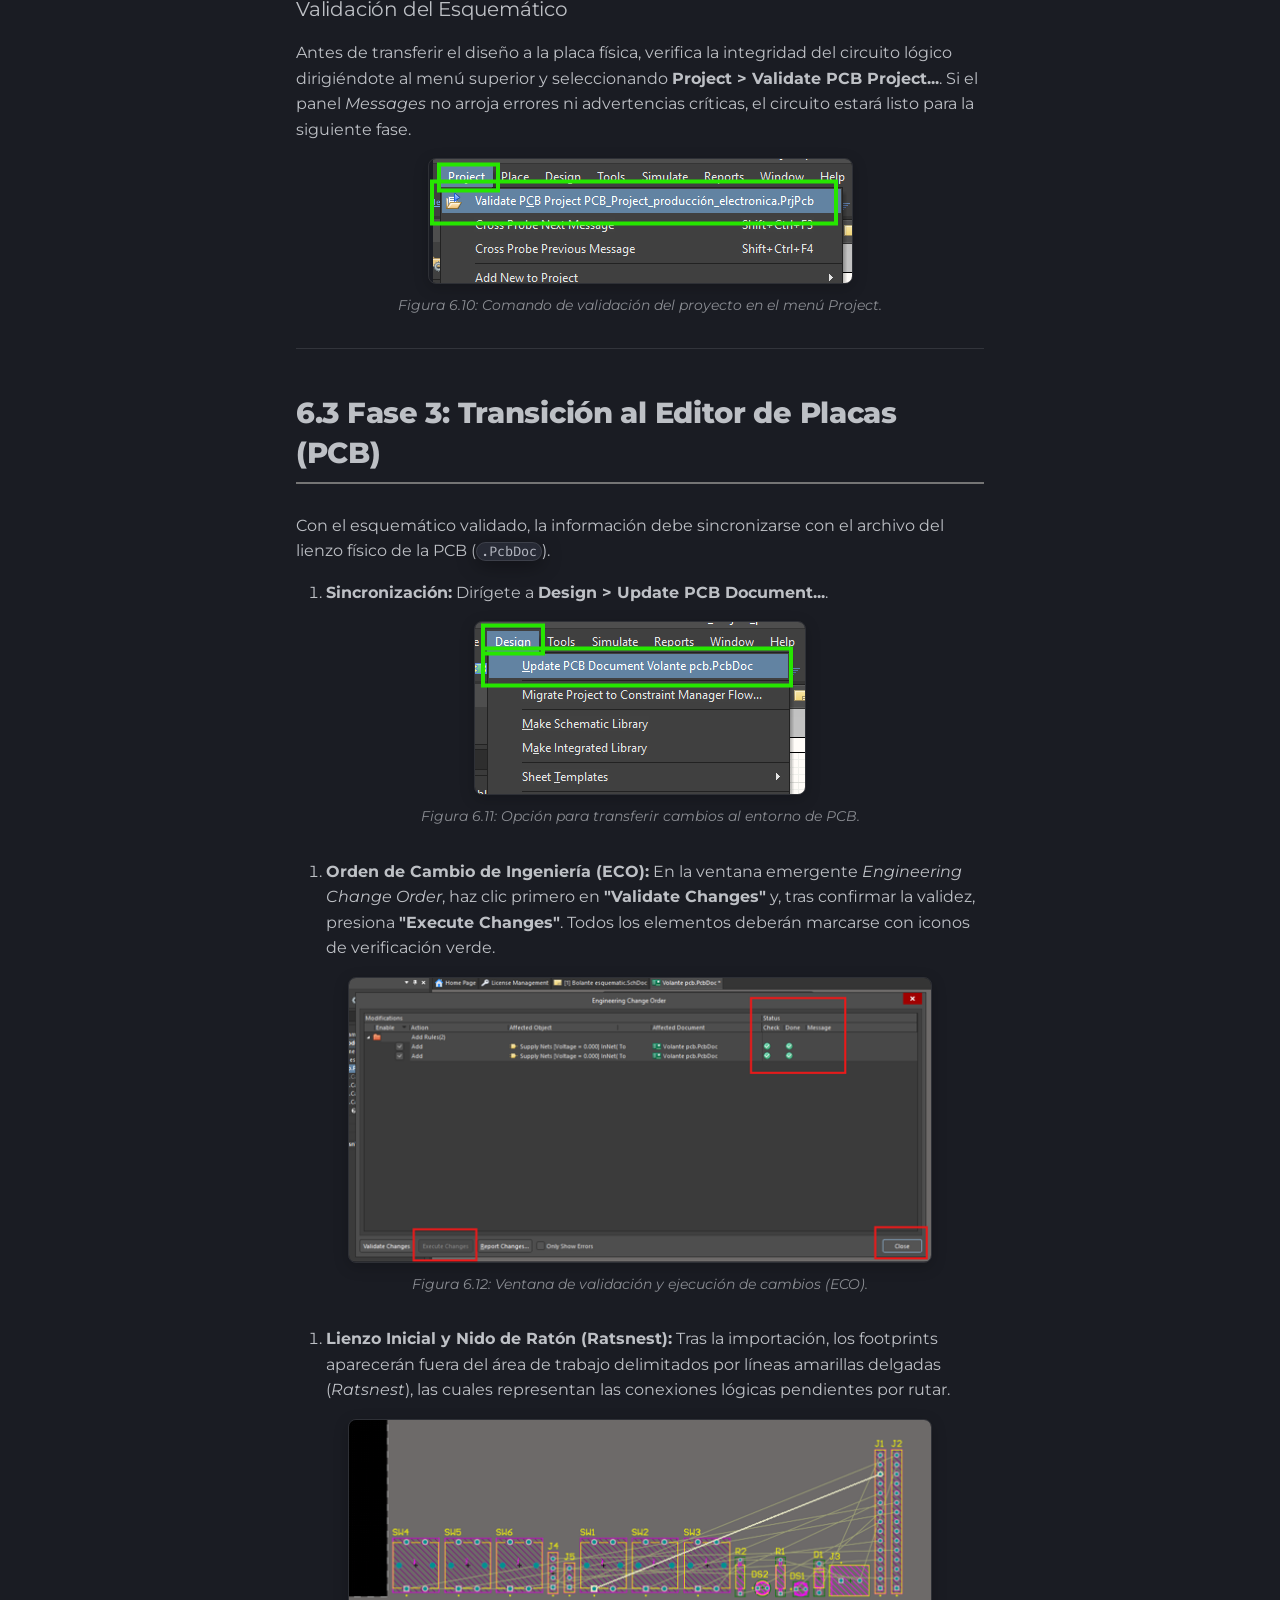
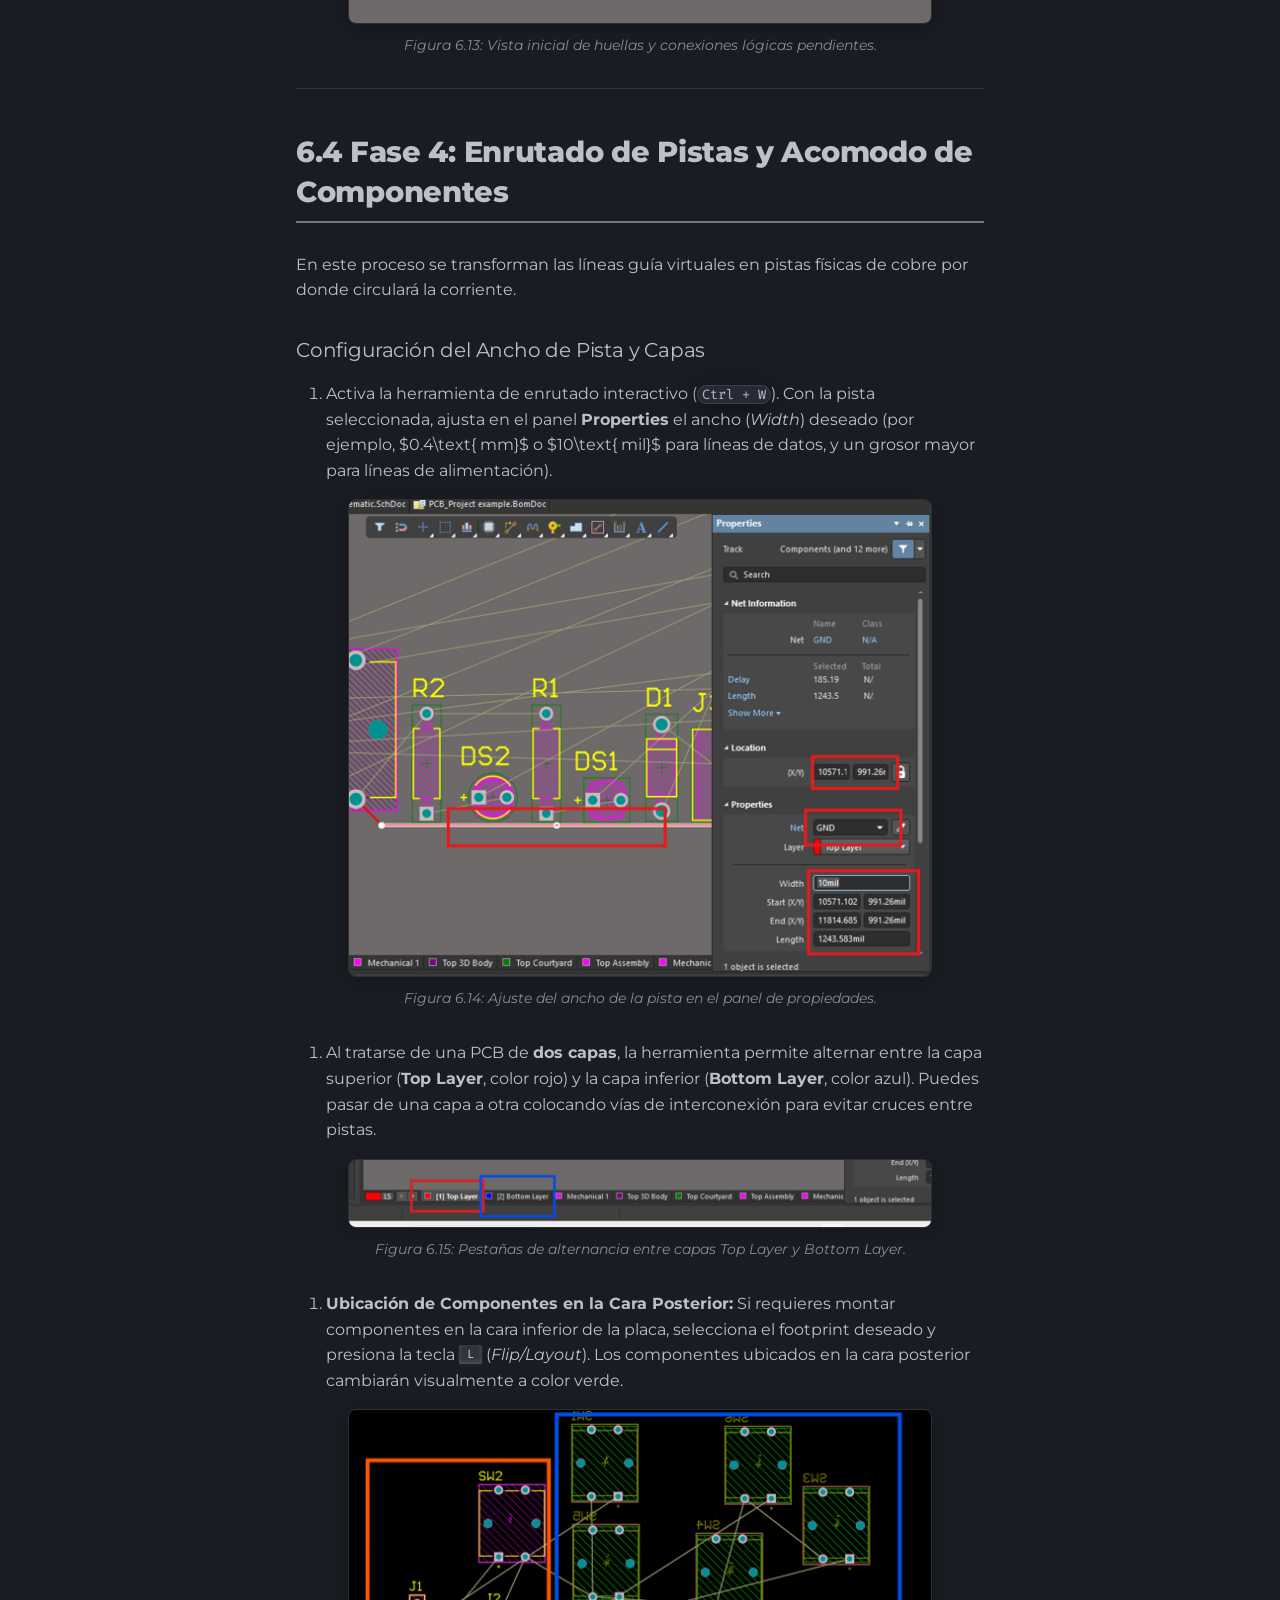
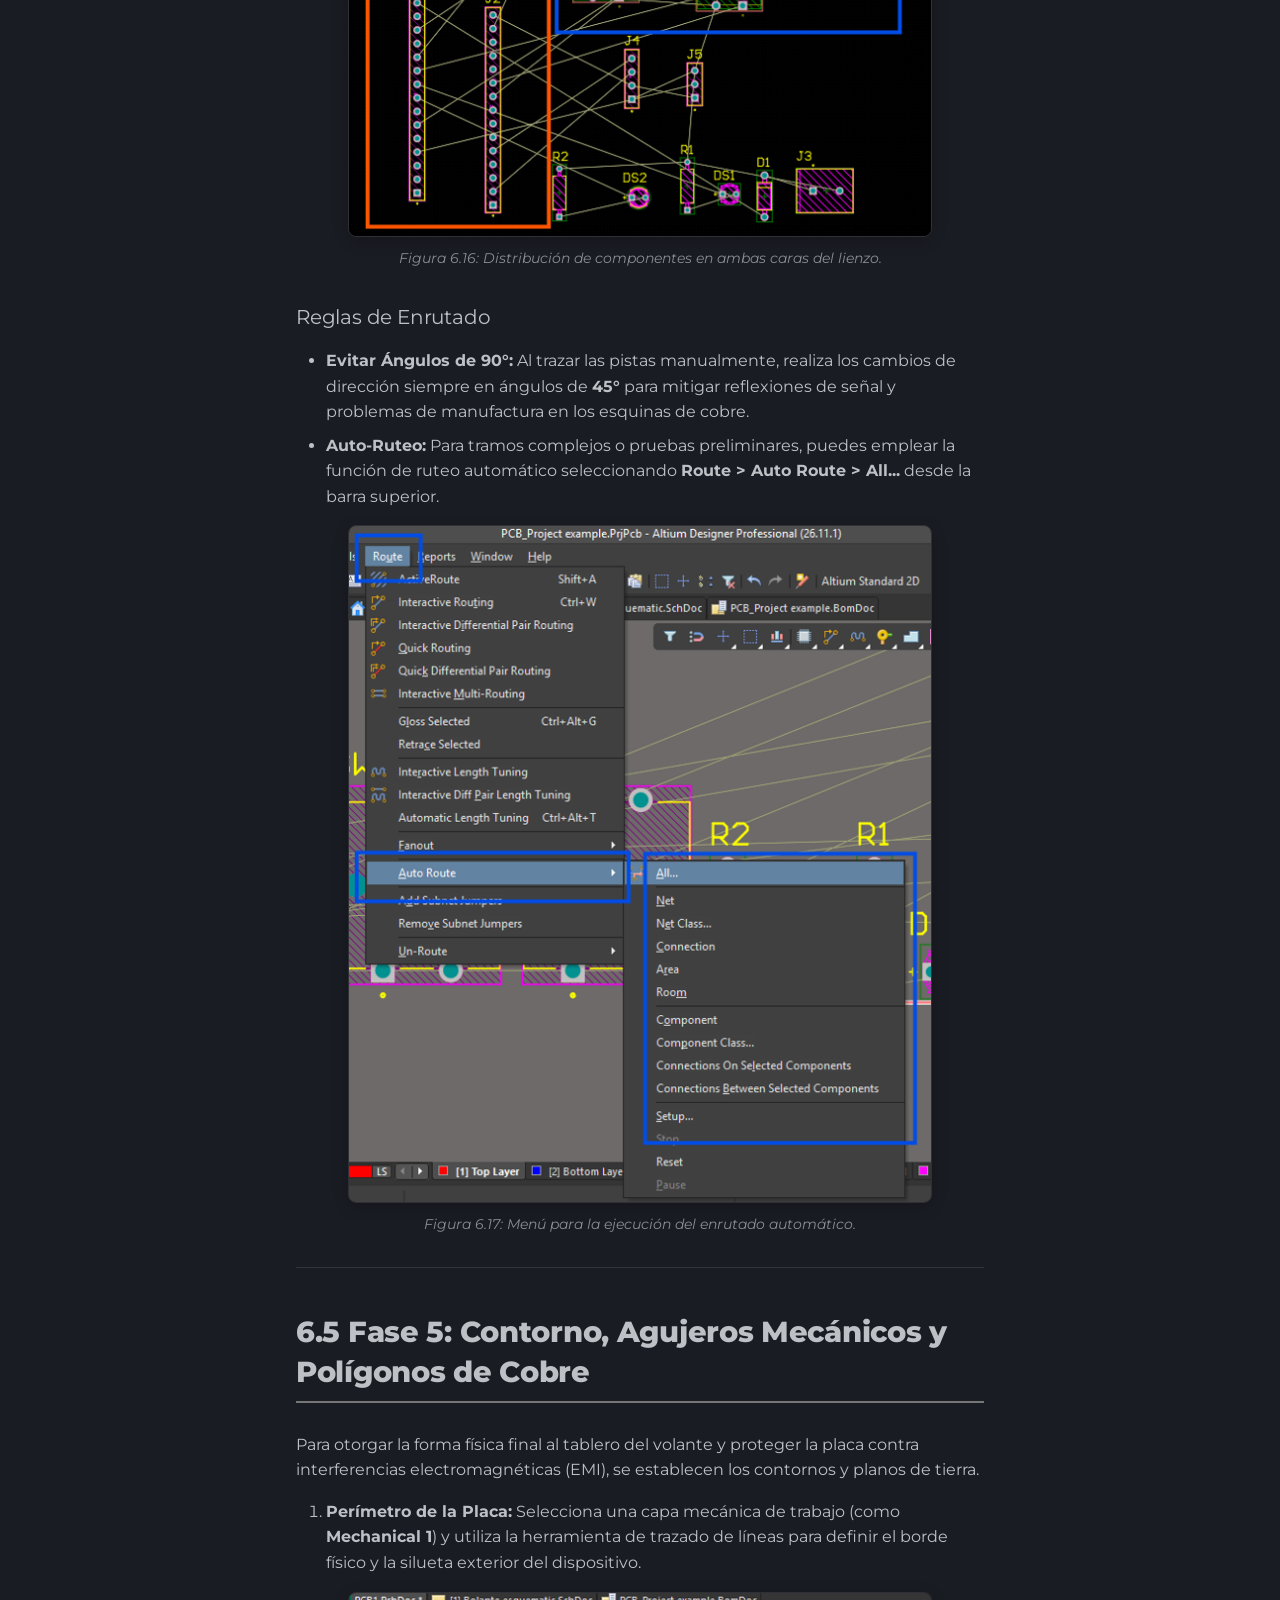
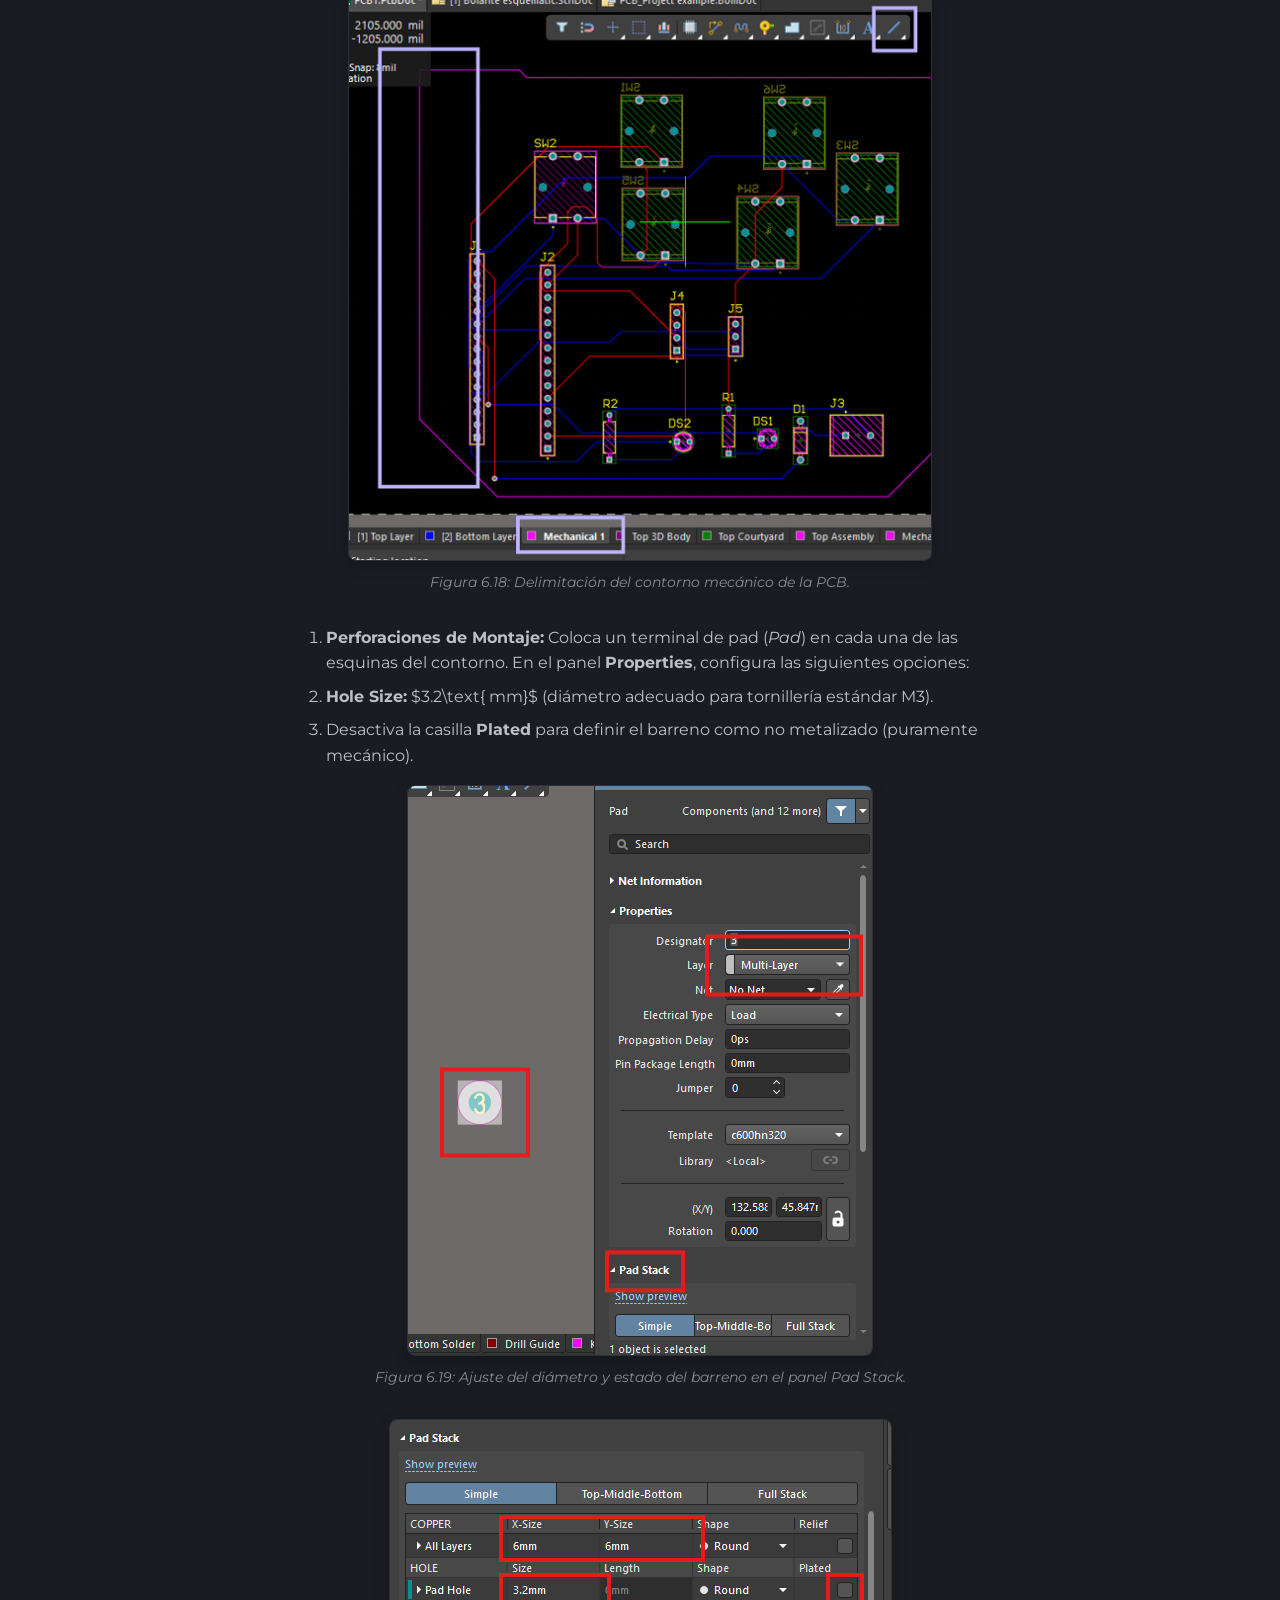
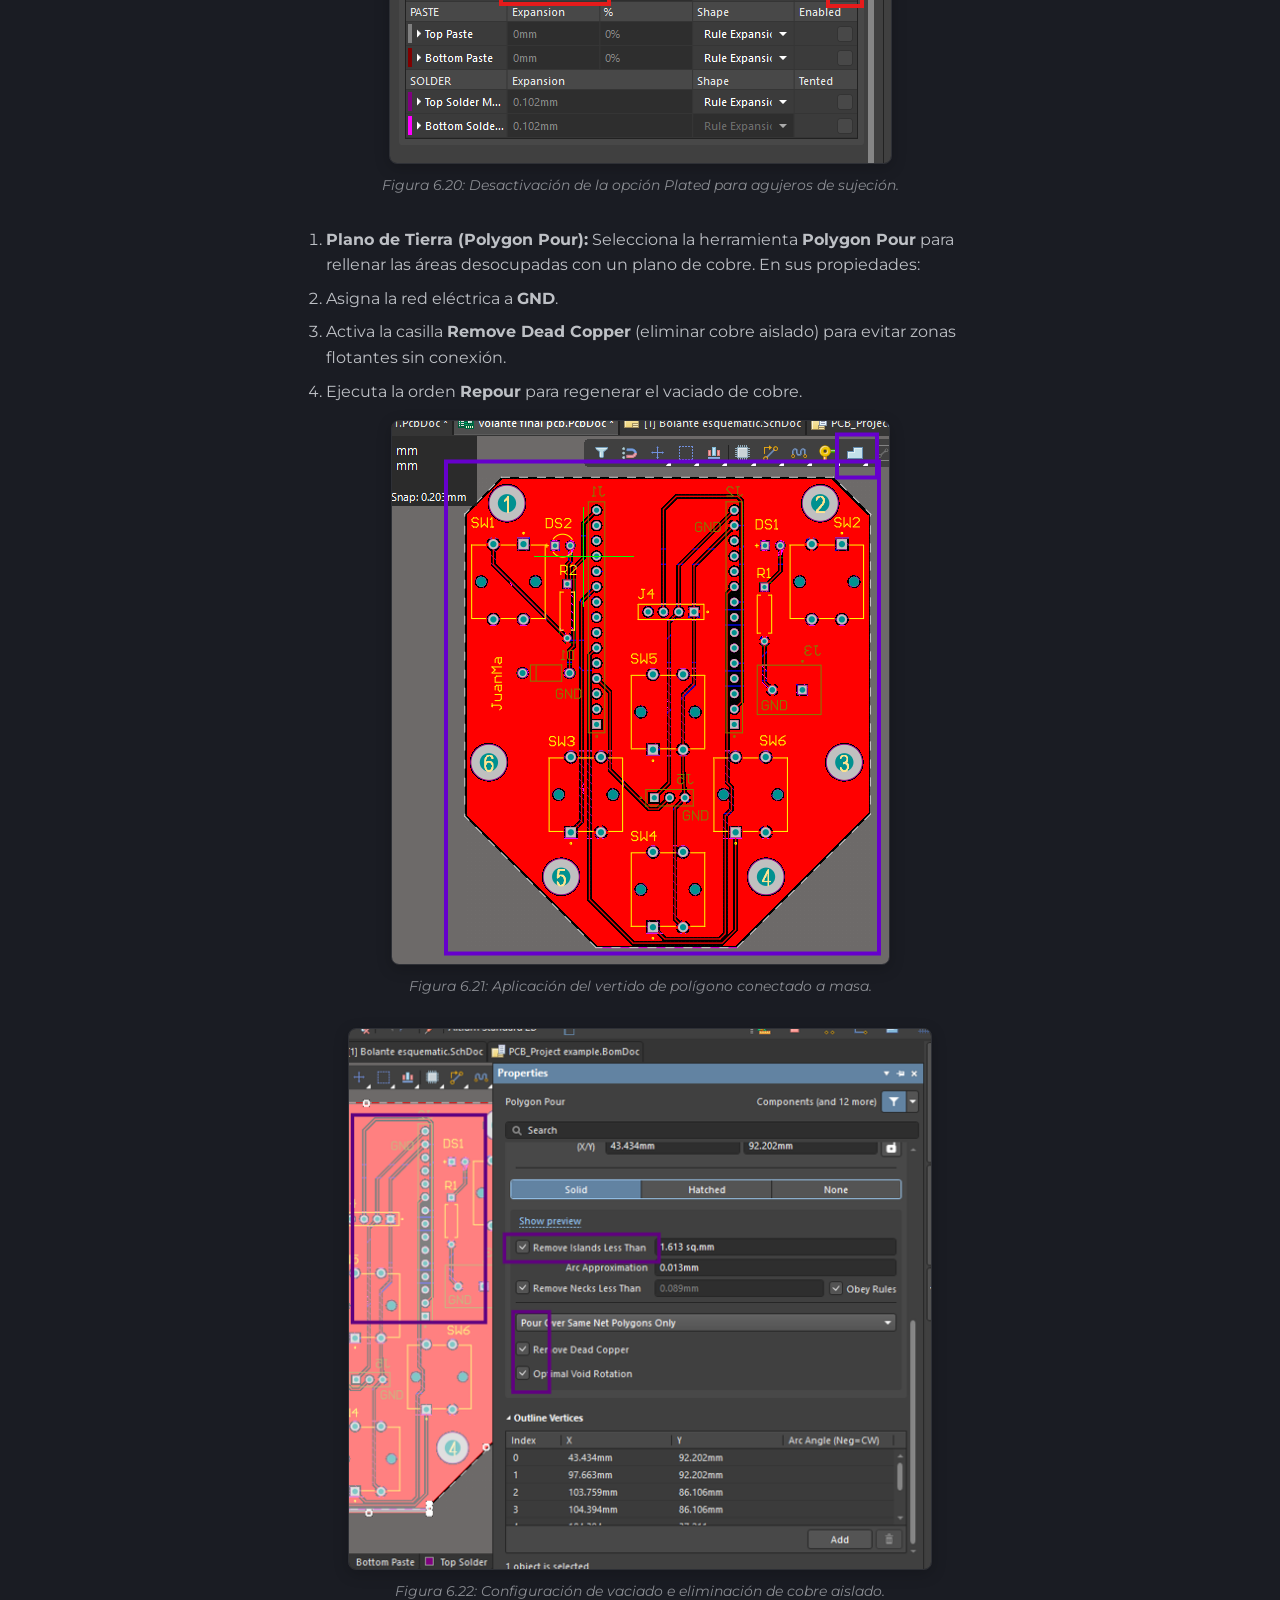
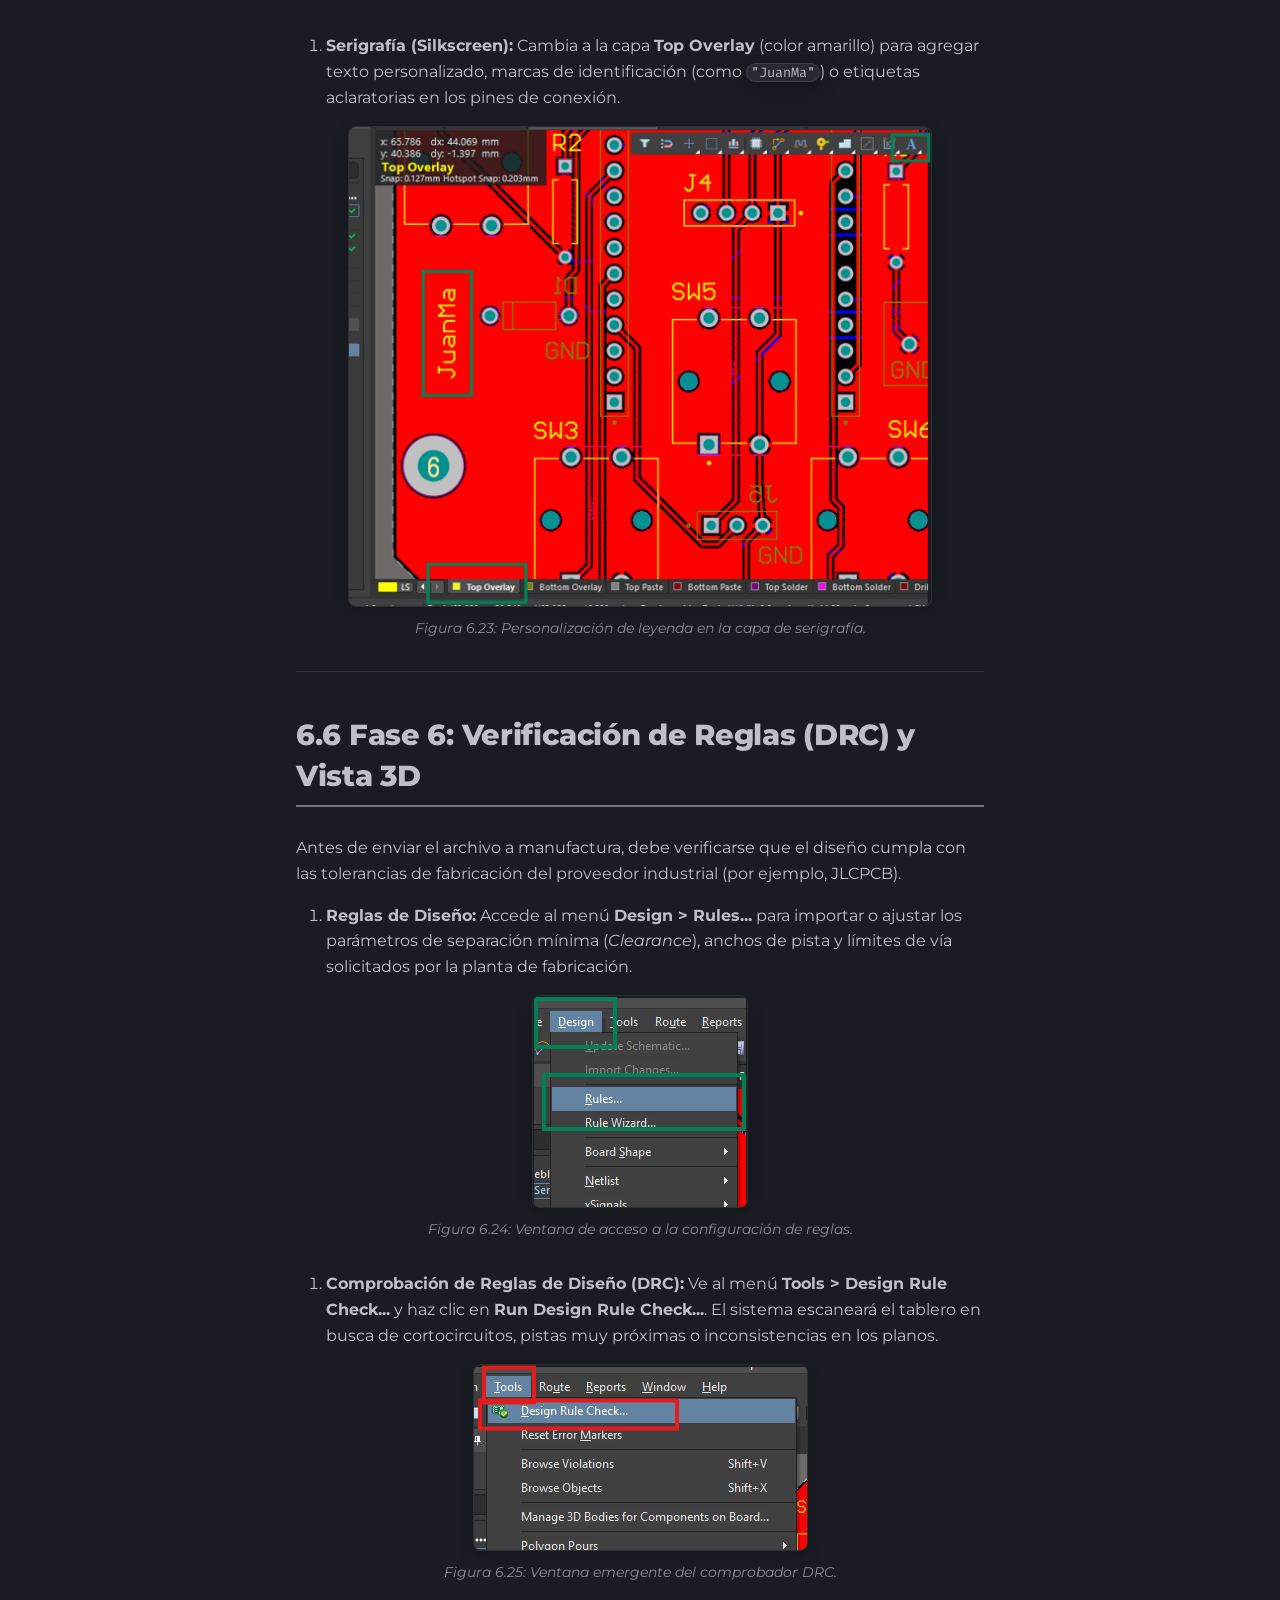
<file: altium/index.html>
<!doctype html>
<html lang="en" class="no-js">
  <head>
    
      <meta charset="utf-8">
      <meta name="viewport" content="width=device-width,initial-scale=1">
      
        <meta name="description" content="Documentación técnica del diseño y ruteo de circuito impreso.">
      
      
        <meta name="author" content="Juan Manuel Gaona Serrano">
      
      
      
        <link rel="prev" href="../multisim/">
      
      
        <link rel="next" href="../soldadura/">
      
      
        
      
      
      <link rel="icon" href="../material/developer-board">
      <meta name="generator" content="mkdocs-1.6.1, mkdocs-material-9.8.2">
    
    
      
        <title>6. Altium - Diseño de PCB</title>
      
    
    
      <link rel="stylesheet" href="../assets/stylesheets/main.57a0d79d.min.css">
      
        
        <link rel="stylesheet" href="../assets/stylesheets/palette.fb2fffe2.min.css">
      
      


    
    
      
    
    
      
        
        
        <link rel="preconnect" href="https://fonts.gstatic.com" crossorigin>
        <link rel="stylesheet" href="https://fonts.googleapis.com/css?family=Montserrat:300,300i,400,400i,700,700i%7CFira+Code:400,400i,700,700i&display=fallback">
        <style>:root{--md-text-font:"Montserrat";--md-code-font:"Fira Code"}</style>
      
    
    
      <link rel="stylesheet" href="../stylesheets/custom.css">
    
    <script>__md_scope=new URL("..",location),__md_hash=e=>[...e].reduce(((e,_)=>(e<<5)-e+_.charCodeAt(0)),0),__md_get=(e,_=localStorage,t=__md_scope)=>JSON.parse(_.getItem(t.pathname+"."+e)),__md_set=(e,_,t=localStorage,a=__md_scope)=>{try{t.setItem(a.pathname+"."+e,JSON.stringify(_))}catch(e){}}</script>
    
      

    
    
  </head>
  
  
    
    
      
    
    
    
    
    <body dir="ltr" data-md-color-scheme="slate" data-md-color-primary="grey" data-md-color-accent="amber">
  
    
    <input class="md-toggle" data-md-toggle="drawer" type="checkbox" id="__drawer" autocomplete="off">
    <input class="md-toggle" data-md-toggle="search" type="checkbox" id="__search" autocomplete="off">
    <label class="md-overlay" for="__drawer"></label>
    <div data-md-component="skip">
      
        
        <a href="#6-disenos-de-pcb-en-altium-designer" class="md-skip">
          Skip to content
        </a>
      
    </div>
    <div data-md-component="announce">
      
    </div>
    
    
      

  

<header class="md-header md-header--shadow md-header--lifted" data-md-component="header">
  <nav class="md-header__inner md-grid" aria-label="Header">
    <a href=".." title="Diseño de PCB" class="md-header__button md-logo" aria-label="Diseño de PCB" data-md-component="logo">
      
  <img src="../img/logo.jpg" alt="logo">

    </a>
    <label class="md-header__button md-icon" for="__drawer">
      
      <svg xmlns="http://www.w3.org/2000/svg" viewBox="0 0 24 24"><path d="M3 6h18v2H3zm0 5h18v2H3zm0 5h18v2H3z"/></svg>
    </label>
    <div class="md-header__title" data-md-component="header-title">
      <div class="md-header__ellipsis">
        <div class="md-header__topic">
          <span class="md-ellipsis">
            Diseño de PCB
          </span>
        </div>
        <div class="md-header__topic" data-md-component="header-topic">
          <span class="md-ellipsis">
            
              6. Altium
            
          </span>
        </div>
      </div>
    </div>
    
      
        <form class="md-header__option" data-md-component="palette">
  
    
    
    
    <input class="md-option" data-md-color-media="" data-md-color-scheme="slate" data-md-color-primary="grey" data-md-color-accent="amber"  aria-label="Cambiar a modo claro"  type="radio" name="__palette" id="__palette_0">
    
      <label class="md-header__button md-icon" title="Cambiar a modo claro" for="__palette_1" hidden>
        <svg xmlns="http://www.w3.org/2000/svg" viewBox="0 0 24 24"><path d="M12 18c-.89 0-1.74-.2-2.5-.55C11.56 16.5 13 14.42 13 12s-1.44-4.5-3.5-5.45C10.26 6.2 11.11 6 12 6a6 6 0 0 1 6 6 6 6 0 0 1-6 6m8-9.31V4h-4.69L12 .69 8.69 4H4v4.69L.69 12 4 15.31V20h4.69L12 23.31 15.31 20H20v-4.69L23.31 12z"/></svg>
      </label>
    
  
    
    
    
    <input class="md-option" data-md-color-media="" data-md-color-scheme="default" data-md-color-primary="blue-grey" data-md-color-accent="blue"  aria-label="Cambiar a modo oscuro"  type="radio" name="__palette" id="__palette_1">
    
      <label class="md-header__button md-icon" title="Cambiar a modo oscuro" for="__palette_0" hidden>
        <svg xmlns="http://www.w3.org/2000/svg" viewBox="0 0 24 24"><path d="M12 8a4 4 0 0 0-4 4 4 4 0 0 0 4 4 4 4 0 0 0 4-4 4 4 0 0 0-4-4m0 10a6 6 0 0 1-6-6 6 6 0 0 1 6-6 6 6 0 0 1 6 6 6 6 0 0 1-6 6m8-9.31V4h-4.69L12 .69 8.69 4H4v4.69L.69 12 4 15.31V20h4.69L12 23.31 15.31 20H20v-4.69L23.31 12z"/></svg>
      </label>
    
  
</form>
      
    
    
      <script>var palette=__md_get("__palette");if(palette&&palette.color){if("(prefers-color-scheme)"===palette.color.media){var media=matchMedia("(prefers-color-scheme: light)"),input=document.querySelector(media.matches?"[data-md-color-media='(prefers-color-scheme: light)']":"[data-md-color-media='(prefers-color-scheme: dark)']");palette.color.media=input.getAttribute("data-md-color-media"),palette.color.scheme=input.getAttribute("data-md-color-scheme"),palette.color.primary=input.getAttribute("data-md-color-primary"),palette.color.accent=input.getAttribute("data-md-color-accent")}for(var[key,value]of Object.entries(palette.color))document.body.setAttribute("data-md-color-"+key,value)}</script>
    
    
    
      
      
        <label class="md-header__button md-icon" for="__search">
          
          <svg xmlns="http://www.w3.org/2000/svg" viewBox="0 0 24 24"><path d="M9.5 3A6.5 6.5 0 0 1 16 9.5c0 1.61-.59 3.09-1.56 4.23l.27.27h.79l5 5-1.5 1.5-5-5v-.79l-.27-.27A6.52 6.52 0 0 1 9.5 16 6.5 6.5 0 0 1 3 9.5 6.5 6.5 0 0 1 9.5 3m0 2C7 5 5 7 5 9.5S7 14 9.5 14 14 12 14 9.5 12 5 9.5 5"/></svg>
        </label>
        <div class="md-search" data-md-component="search" role="dialog">
  <label class="md-search__overlay" for="__search"></label>
  <div class="md-search__inner" role="search">
    <form class="md-search__form" name="search">
      <input type="text" class="md-search__input" name="query" aria-label="Search" placeholder="Search" autocapitalize="off" autocorrect="off" autocomplete="off" spellcheck="false" data-md-component="search-query" required>
      <label class="md-search__icon md-icon" for="__search">
        
        <svg xmlns="http://www.w3.org/2000/svg" viewBox="0 0 24 24"><path d="M9.5 3A6.5 6.5 0 0 1 16 9.5c0 1.61-.59 3.09-1.56 4.23l.27.27h.79l5 5-1.5 1.5-5-5v-.79l-.27-.27A6.52 6.52 0 0 1 9.5 16 6.5 6.5 0 0 1 3 9.5 6.5 6.5 0 0 1 9.5 3m0 2C7 5 5 7 5 9.5S7 14 9.5 14 14 12 14 9.5 12 5 9.5 5"/></svg>
        
        <svg xmlns="http://www.w3.org/2000/svg" viewBox="0 0 24 24"><path d="M20 11v2H8l5.5 5.5-1.42 1.42L4.16 12l7.92-7.92L13.5 5.5 8 11z"/></svg>
      </label>
      <nav class="md-search__options" aria-label="Search">
        
        <button type="reset" class="md-search__icon md-icon" title="Clear" aria-label="Clear" tabindex="-1">
          
          <svg xmlns="http://www.w3.org/2000/svg" viewBox="0 0 24 24"><path d="M19 6.41 17.59 5 12 10.59 6.41 5 5 6.41 10.59 12 5 17.59 6.41 19 12 13.41 17.59 19 19 17.59 13.41 12z"/></svg>
        </button>
      </nav>
      
    </form>
    <div class="md-search__output">
      <div class="md-search__scrollwrap" tabindex="0" data-md-scrollfix>
        <div class="md-search-result" data-md-component="search-result">
          <div class="md-search-result__meta">
            Initializing search
          </div>
          <ol class="md-search-result__list" role="presentation"></ol>
        </div>
      </div>
    </div>
  </div>
</div>
      
    
    
      <div class="md-header__source">
        <a href="https://github.com/juangaona712-ship-it/MonoFab-.git" title="Go to repository" class="md-source" data-md-component="source">
  <div class="md-source__icon md-icon">
    
    <svg xmlns="http://www.w3.org/2000/svg" viewBox="0 0 512 512"><!--! Font Awesome Free 7.1.0 by @fontawesome - https://fontawesome.com License - https://fontawesome.com/license/free (Icons: CC BY 4.0, Fonts: SIL OFL 1.1, Code: MIT License) Copyright 2025 Fonticons, Inc.--><path d="M173.9 397.4c0 2-2.3 3.6-5.2 3.6-3.3.3-5.6-1.3-5.6-3.6 0-2 2.3-3.6 5.2-3.6 3-.3 5.6 1.3 5.6 3.6m-31.1-4.5c-.7 2 1.3 4.3 4.3 4.9 2.6 1 5.6 0 6.2-2s-1.3-4.3-4.3-5.2c-2.6-.7-5.5.3-6.2 2.3m44.2-1.7c-2.9.7-4.9 2.6-4.6 4.9.3 2 2.9 3.3 5.9 2.6 2.9-.7 4.9-2.6 4.6-4.6-.3-1.9-3-3.2-5.9-2.9M252.8 8C114.1 8 8 113.3 8 252c0 110.9 69.8 205.8 169.5 239.2 12.8 2.3 17.3-5.6 17.3-12.1 0-6.2-.3-40.4-.3-61.4 0 0-70 15-84.7-29.8 0 0-11.4-29.1-27.8-36.6 0 0-22.9-15.7 1.6-15.4 0 0 24.9 2 38.6 25.8 21.9 38.6 58.6 27.5 72.9 20.9 2.3-16 8.8-27.1 16-33.7-55.9-6.2-112.3-14.3-112.3-110.5 0-27.5 7.6-41.3 23.6-58.9-2.6-6.5-11.1-33.3 2.6-67.9 20.9-6.5 69 27 69 27 20-5.6 41.5-8.5 62.8-8.5s42.8 2.9 62.8 8.5c0 0 48.1-33.6 69-27 13.7 34.7 5.2 61.4 2.6 67.9 16 17.7 25.8 31.5 25.8 58.9 0 96.5-58.9 104.2-114.8 110.5 9.2 7.9 17 22.9 17 46.4 0 33.7-.3 75.4-.3 83.6 0 6.5 4.6 14.4 17.3 12.1C436.2 457.8 504 362.9 504 252 504 113.3 391.5 8 252.8 8M105.2 352.9c-1.3 1-1 3.3.7 5.2 1.6 1.6 3.9 2.3 5.2 1 1.3-1 1-3.3-.7-5.2-1.6-1.6-3.9-2.3-5.2-1m-10.8-8.1c-.7 1.3.3 2.9 2.3 3.9 1.6 1 3.6.7 4.3-.7.7-1.3-.3-2.9-2.3-3.9-2-.6-3.6-.3-4.3.7m32.4 35.6c-1.6 1.3-1 4.3 1.3 6.2 2.3 2.3 5.2 2.6 6.5 1 1.3-1.3.7-4.3-1.3-6.2-2.2-2.3-5.2-2.6-6.5-1m-11.4-14.7c-1.6 1-1.6 3.6 0 5.9s4.3 3.3 5.6 2.3c1.6-1.3 1.6-3.9 0-6.2-1.4-2.3-4-3.3-5.6-2"/></svg>
  </div>
  <div class="md-source__repository">
    juangaona712-ship-it/MonoFab
  </div>
</a>
      </div>
    
  </nav>
  
    
      
<nav class="md-tabs" aria-label="Tabs" data-md-component="tabs">
  <div class="md-grid">
    <ul class="md-tabs__list">
      
        
  
  
  
  
    <li class="md-tabs__item">
      <a href=".." class="md-tabs__link">
        
  
  
    
  
  Inicio

      </a>
    </li>
  

      
        
  
  
  
  
    
    
      <li class="md-tabs__item">
        <a href="../esquematico/" class="md-tabs__link">
          
  
  
  Kicad

        </a>
      </li>
    
  

      
        
  
  
  
  
    
    
      <li class="md-tabs__item">
        <a href="../mods-ce/" class="md-tabs__link">
          
  
  
  Mods

        </a>
      </li>
    
  

      
        
  
  
  
  
    
    
      <li class="md-tabs__item">
        <a href="../monoFab/" class="md-tabs__link">
          
  
  
  MonoFab

        </a>
      </li>
    
  

      
        
  
  
  
  
    
    
      <li class="md-tabs__item">
        <a href="../multisim/" class="md-tabs__link">
          
  
  
  Multisim

        </a>
      </li>
    
  

      
        
  
  
  
    
  
  
    
    
      <li class="md-tabs__item md-tabs__item--active">
        <a href="./" class="md-tabs__link">
          
  
  
  Altium designer

        </a>
      </li>
    
  

      
        
  
  
  
  
    
    
      <li class="md-tabs__item">
        <a href="../soldadura/" class="md-tabs__link">
          
  
  
  Soldadura

        </a>
      </li>
    
  

      
        
  
  
  
  
    <li class="md-tabs__item">
      <a href="../recursos/" class="md-tabs__link">
        
  
  
    
  
  Referencias

      </a>
    </li>
  

      
    </ul>
  </div>
</nav>
    
  
</header>
    
    <div class="md-container" data-md-component="container">
      
      
        
      
      <main class="md-main" data-md-component="main">
        <div class="md-main__inner md-grid">
          
            
              
              <div class="md-sidebar md-sidebar--primary" data-md-component="sidebar" data-md-type="navigation" >
                <div class="md-sidebar__scrollwrap">
                  <div class="md-sidebar__inner">
                    


  


<nav class="md-nav md-nav--primary md-nav--lifted" aria-label="Navigation" data-md-level="0">
  <label class="md-nav__title" for="__drawer">
    <a href=".." title="Diseño de PCB" class="md-nav__button md-logo" aria-label="Diseño de PCB" data-md-component="logo">
      
  <img src="../img/logo.jpg" alt="logo">

    </a>
    Diseño de PCB
  </label>
  
    <div class="md-nav__source">
      <a href="https://github.com/juangaona712-ship-it/MonoFab-.git" title="Go to repository" class="md-source" data-md-component="source">
  <div class="md-source__icon md-icon">
    
    <svg xmlns="http://www.w3.org/2000/svg" viewBox="0 0 512 512"><!--! Font Awesome Free 7.1.0 by @fontawesome - https://fontawesome.com License - https://fontawesome.com/license/free (Icons: CC BY 4.0, Fonts: SIL OFL 1.1, Code: MIT License) Copyright 2025 Fonticons, Inc.--><path d="M173.9 397.4c0 2-2.3 3.6-5.2 3.6-3.3.3-5.6-1.3-5.6-3.6 0-2 2.3-3.6 5.2-3.6 3-.3 5.6 1.3 5.6 3.6m-31.1-4.5c-.7 2 1.3 4.3 4.3 4.9 2.6 1 5.6 0 6.2-2s-1.3-4.3-4.3-5.2c-2.6-.7-5.5.3-6.2 2.3m44.2-1.7c-2.9.7-4.9 2.6-4.6 4.9.3 2 2.9 3.3 5.9 2.6 2.9-.7 4.9-2.6 4.6-4.6-.3-1.9-3-3.2-5.9-2.9M252.8 8C114.1 8 8 113.3 8 252c0 110.9 69.8 205.8 169.5 239.2 12.8 2.3 17.3-5.6 17.3-12.1 0-6.2-.3-40.4-.3-61.4 0 0-70 15-84.7-29.8 0 0-11.4-29.1-27.8-36.6 0 0-22.9-15.7 1.6-15.4 0 0 24.9 2 38.6 25.8 21.9 38.6 58.6 27.5 72.9 20.9 2.3-16 8.8-27.1 16-33.7-55.9-6.2-112.3-14.3-112.3-110.5 0-27.5 7.6-41.3 23.6-58.9-2.6-6.5-11.1-33.3 2.6-67.9 20.9-6.5 69 27 69 27 20-5.6 41.5-8.5 62.8-8.5s42.8 2.9 62.8 8.5c0 0 48.1-33.6 69-27 13.7 34.7 5.2 61.4 2.6 67.9 16 17.7 25.8 31.5 25.8 58.9 0 96.5-58.9 104.2-114.8 110.5 9.2 7.9 17 22.9 17 46.4 0 33.7-.3 75.4-.3 83.6 0 6.5 4.6 14.4 17.3 12.1C436.2 457.8 504 362.9 504 252 504 113.3 391.5 8 252.8 8M105.2 352.9c-1.3 1-1 3.3.7 5.2 1.6 1.6 3.9 2.3 5.2 1 1.3-1 1-3.3-.7-5.2-1.6-1.6-3.9-2.3-5.2-1m-10.8-8.1c-.7 1.3.3 2.9 2.3 3.9 1.6 1 3.6.7 4.3-.7.7-1.3-.3-2.9-2.3-3.9-2-.6-3.6-.3-4.3.7m32.4 35.6c-1.6 1.3-1 4.3 1.3 6.2 2.3 2.3 5.2 2.6 6.5 1 1.3-1.3.7-4.3-1.3-6.2-2.2-2.3-5.2-2.6-6.5-1m-11.4-14.7c-1.6 1-1.6 3.6 0 5.9s4.3 3.3 5.6 2.3c1.6-1.3 1.6-3.9 0-6.2-1.4-2.3-4-3.3-5.6-2"/></svg>
  </div>
  <div class="md-source__repository">
    juangaona712-ship-it/MonoFab
  </div>
</a>
    </div>
  
  <ul class="md-nav__list" data-md-scrollfix>
    
      
      
  
  
  
  
    <li class="md-nav__item">
      <a href=".." class="md-nav__link">
        
  
  
  <span class="md-ellipsis">
    
  
    Inicio
  

    
  </span>
  
  

      </a>
    </li>
  

    
      
      
  
  
  
  
    
    
    
    
      
      
    
    
    <li class="md-nav__item md-nav__item--nested">
      
        
        
        <input class="md-nav__toggle md-toggle " type="checkbox" id="__nav_2" >
        
          
          <label class="md-nav__link" for="__nav_2" id="__nav_2_label" tabindex="0">
            
  
  
  <span class="md-ellipsis">
    
  
    Kicad
  

    
  </span>
  
  

            <span class="md-nav__icon md-icon"></span>
          </label>
        
        <nav class="md-nav" data-md-level="1" aria-labelledby="__nav_2_label" aria-expanded="false">
          <label class="md-nav__title" for="__nav_2">
            <span class="md-nav__icon md-icon"></span>
            
  
    Kicad
  

          </label>
          <ul class="md-nav__list" data-md-scrollfix>
            
              
                
  
  
  
  
    <li class="md-nav__item">
      <a href="../esquematico/" class="md-nav__link">
        
  
  
  <span class="md-ellipsis">
    
  
    1. Diseño del Esquemático
  

    
  </span>
  
  

      </a>
    </li>
  

              
            
              
                
  
  
  
  
    <li class="md-nav__item">
      <a href="../editor-placas/" class="md-nav__link">
        
  
  
  <span class="md-ellipsis">
    
  
    2. Editor de Placas (Layout)
  

    
  </span>
  
  

      </a>
    </li>
  

              
            
          </ul>
        </nav>
      
    </li>
  

    
      
      
  
  
  
  
    
    
    
    
      
      
    
    
    <li class="md-nav__item md-nav__item--nested">
      
        
        
        <input class="md-nav__toggle md-toggle " type="checkbox" id="__nav_3" >
        
          
          <label class="md-nav__link" for="__nav_3" id="__nav_3_label" tabindex="0">
            
  
  
  <span class="md-ellipsis">
    
  
    Mods
  

    
  </span>
  
  

            <span class="md-nav__icon md-icon"></span>
          </label>
        
        <nav class="md-nav" data-md-level="1" aria-labelledby="__nav_3_label" aria-expanded="false">
          <label class="md-nav__title" for="__nav_3">
            <span class="md-nav__icon md-icon"></span>
            
  
    Mods
  

          </label>
          <ul class="md-nav__list" data-md-scrollfix>
            
              
                
  
  
  
  
    <li class="md-nav__item">
      <a href="../mods-ce/" class="md-nav__link">
        
  
  
  <span class="md-ellipsis">
    
  
    3. Mods CE y Ajustes
  

    
  </span>
  
  

      </a>
    </li>
  

              
            
          </ul>
        </nav>
      
    </li>
  

    
      
      
  
  
  
  
    
    
    
    
      
      
    
    
    <li class="md-nav__item md-nav__item--nested">
      
        
        
        <input class="md-nav__toggle md-toggle " type="checkbox" id="__nav_4" >
        
          
          <label class="md-nav__link" for="__nav_4" id="__nav_4_label" tabindex="0">
            
  
  
  <span class="md-ellipsis">
    
  
    MonoFab
  

    
  </span>
  
  

            <span class="md-nav__icon md-icon"></span>
          </label>
        
        <nav class="md-nav" data-md-level="1" aria-labelledby="__nav_4_label" aria-expanded="false">
          <label class="md-nav__title" for="__nav_4">
            <span class="md-nav__icon md-icon"></span>
            
  
    MonoFab
  

          </label>
          <ul class="md-nav__list" data-md-scrollfix>
            
              
                
  
  
  
  
    <li class="md-nav__item">
      <a href="../monoFab/" class="md-nav__link">
        
  
  
  <span class="md-ellipsis">
    
  
    4. MonoFab
  

    
  </span>
  
  

      </a>
    </li>
  

              
            
          </ul>
        </nav>
      
    </li>
  

    
      
      
  
  
  
  
    
    
    
    
      
      
    
    
    <li class="md-nav__item md-nav__item--nested">
      
        
        
        <input class="md-nav__toggle md-toggle " type="checkbox" id="__nav_5" >
        
          
          <label class="md-nav__link" for="__nav_5" id="__nav_5_label" tabindex="0">
            
  
  
  <span class="md-ellipsis">
    
  
    Multisim
  

    
  </span>
  
  

            <span class="md-nav__icon md-icon"></span>
          </label>
        
        <nav class="md-nav" data-md-level="1" aria-labelledby="__nav_5_label" aria-expanded="false">
          <label class="md-nav__title" for="__nav_5">
            <span class="md-nav__icon md-icon"></span>
            
  
    Multisim
  

          </label>
          <ul class="md-nav__list" data-md-scrollfix>
            
              
                
  
  
  
  
    <li class="md-nav__item">
      <a href="../multisim/" class="md-nav__link">
        
  
  
  <span class="md-ellipsis">
    
  
    5. Multisim
  

    
  </span>
  
  

      </a>
    </li>
  

              
            
          </ul>
        </nav>
      
    </li>
  

    
      
      
  
  
    
  
  
  
    
    
    
    
      
        
        
      
      
    
    
    <li class="md-nav__item md-nav__item--active md-nav__item--section md-nav__item--nested">
      
        
        
        <input class="md-nav__toggle md-toggle " type="checkbox" id="__nav_6" checked>
        
          
          <label class="md-nav__link" for="__nav_6" id="__nav_6_label" tabindex="">
            
  
  
  <span class="md-ellipsis">
    
  
    Altium designer
  

    
  </span>
  
  

            <span class="md-nav__icon md-icon"></span>
          </label>
        
        <nav class="md-nav" data-md-level="1" aria-labelledby="__nav_6_label" aria-expanded="true">
          <label class="md-nav__title" for="__nav_6">
            <span class="md-nav__icon md-icon"></span>
            
  
    Altium designer
  

          </label>
          <ul class="md-nav__list" data-md-scrollfix>
            
              
                
  
  
    
  
  
  
    <li class="md-nav__item md-nav__item--active">
      
      <input class="md-nav__toggle md-toggle" type="checkbox" id="__toc">
      
      
        
      
      
        <label class="md-nav__link md-nav__link--active" for="__toc">
          
  
  
  <span class="md-ellipsis">
    
  
    6. Altium
  

    
  </span>
  
  

          <span class="md-nav__icon md-icon"></span>
        </label>
      
      <a href="./" class="md-nav__link md-nav__link--active">
        
  
  
  <span class="md-ellipsis">
    
  
    6. Altium
  

    
  </span>
  
  

      </a>
      
        

<nav class="md-nav md-nav--secondary" aria-label="Table of contents">
  
  
  
    
  
  
    <label class="md-nav__title" for="__toc">
      <span class="md-nav__icon md-icon"></span>
      Table of contents
    </label>
    <ul class="md-nav__list" data-md-component="toc" data-md-scrollfix>
      
        <li class="md-nav__item">
  <a href="#61-fase-1-instalacion-y-configuracion-del-entorno" class="md-nav__link">
    <span class="md-ellipsis">
      
        6.1 Fase 1: Instalación y Configuración del Entorno
      
    </span>
  </a>
  
</li>
      
        <li class="md-nav__item">
  <a href="#62-fase-2-creacion-del-esquematico" class="md-nav__link">
    <span class="md-ellipsis">
      
        6.2 Fase 2: Creación del Esquemático
      
    </span>
  </a>
  
    <nav class="md-nav" aria-label="6.2 Fase 2: Creación del Esquemático">
      <ul class="md-nav__list">
        
          <li class="md-nav__item">
  <a href="#busqueda-de-componentes" class="md-nav__link">
    <span class="md-ellipsis">
      
        Búsqueda de Componentes
      
    </span>
  </a>
  
</li>
        
          <li class="md-nav__item">
  <a href="#cableado-y-etiquetas-de-red-wiring-net-labels" class="md-nav__link">
    <span class="md-ellipsis">
      
        Cableado y Etiquetas de Red (Wiring &amp; Net Labels)
      
    </span>
  </a>
  
</li>
        
          <li class="md-nav__item">
  <a href="#validacion-del-esquematico" class="md-nav__link">
    <span class="md-ellipsis">
      
        Validación del Esquemático
      
    </span>
  </a>
  
</li>
        
      </ul>
    </nav>
  
</li>
      
        <li class="md-nav__item">
  <a href="#63-fase-3-transicion-al-editor-de-placas-pcb" class="md-nav__link">
    <span class="md-ellipsis">
      
        6.3 Fase 3: Transición al Editor de Placas (PCB)
      
    </span>
  </a>
  
</li>
      
        <li class="md-nav__item">
  <a href="#64-fase-4-enrutado-de-pistas-y-acomodo-de-componentes" class="md-nav__link">
    <span class="md-ellipsis">
      
        6.4 Fase 4: Enrutado de Pistas y Acomodo de Componentes
      
    </span>
  </a>
  
    <nav class="md-nav" aria-label="6.4 Fase 4: Enrutado de Pistas y Acomodo de Componentes">
      <ul class="md-nav__list">
        
          <li class="md-nav__item">
  <a href="#configuracion-del-ancho-de-pista-y-capas" class="md-nav__link">
    <span class="md-ellipsis">
      
        Configuración del Ancho de Pista y Capas
      
    </span>
  </a>
  
</li>
        
          <li class="md-nav__item">
  <a href="#reglas-de-enrutado" class="md-nav__link">
    <span class="md-ellipsis">
      
        Reglas de Enrutado
      
    </span>
  </a>
  
</li>
        
      </ul>
    </nav>
  
</li>
      
        <li class="md-nav__item">
  <a href="#65-fase-5-contorno-agujeros-mecanicos-y-poligonos-de-cobre" class="md-nav__link">
    <span class="md-ellipsis">
      
        6.5 Fase 5: Contorno, Agujeros Mecánicos y Polígonos de Cobre
      
    </span>
  </a>
  
</li>
      
        <li class="md-nav__item">
  <a href="#66-fase-6-verificacion-de-reglas-drc-y-vista-3d" class="md-nav__link">
    <span class="md-ellipsis">
      
        6.6 Fase 6: Verificación de Reglas (DRC) y Vista 3D
      
    </span>
  </a>
  
</li>
      
        <li class="md-nav__item">
  <a href="#67-fase-7-generacion-de-archivos-de-fabricacion-gerber-nc-drill" class="md-nav__link">
    <span class="md-ellipsis">
      
        6.7 Fase 7: Generación de Archivos de Fabricación (Gerber &amp; NC Drill)
      
    </span>
  </a>
  
    <nav class="md-nav" aria-label="6.7 Fase 7: Generación de Archivos de Fabricación (Gerber &amp; NC Drill)">
      <ul class="md-nav__list">
        
          <li class="md-nav__item">
  <a href="#exportacion-de-archivos-gerber" class="md-nav__link">
    <span class="md-ellipsis">
      
        Exportación de Archivos Gerber
      
    </span>
  </a>
  
</li>
        
          <li class="md-nav__item">
  <a href="#exportacion-de-archivos-de-perforacion-nc-drill-files" class="md-nav__link">
    <span class="md-ellipsis">
      
        Exportación de Archivos de Perforación (NC Drill Files)
      
    </span>
  </a>
  
</li>
        
          <li class="md-nav__item">
  <a href="#empaquetado-final" class="md-nav__link">
    <span class="md-ellipsis">
      
        Empaquetado Final
      
    </span>
  </a>
  
</li>
        
      </ul>
    </nav>
  
</li>
      
    </ul>
  
</nav>
      
    </li>
  

              
            
          </ul>
        </nav>
      
    </li>
  

    
      
      
  
  
  
  
    
    
    
    
      
      
    
    
    <li class="md-nav__item md-nav__item--nested">
      
        
        
        <input class="md-nav__toggle md-toggle " type="checkbox" id="__nav_7" >
        
          
          <label class="md-nav__link" for="__nav_7" id="__nav_7_label" tabindex="0">
            
  
  
  <span class="md-ellipsis">
    
  
    Soldadura
  

    
  </span>
  
  

            <span class="md-nav__icon md-icon"></span>
          </label>
        
        <nav class="md-nav" data-md-level="1" aria-labelledby="__nav_7_label" aria-expanded="false">
          <label class="md-nav__title" for="__nav_7">
            <span class="md-nav__icon md-icon"></span>
            
  
    Soldadura
  

          </label>
          <ul class="md-nav__list" data-md-scrollfix>
            
              
                
  
  
  
  
    <li class="md-nav__item">
      <a href="../soldadura/" class="md-nav__link">
        
  
  
  <span class="md-ellipsis">
    
  
    7. Soldaduras - Técnicas y Resultados
  

    
  </span>
  
  

      </a>
    </li>
  

              
            
          </ul>
        </nav>
      
    </li>
  

    
      
      
  
  
  
  
    <li class="md-nav__item">
      <a href="../recursos/" class="md-nav__link">
        
  
  
  <span class="md-ellipsis">
    
  
    Referencias
  

    
  </span>
  
  

      </a>
    </li>
  

    
  </ul>
</nav>
                  </div>
                </div>
              </div>
            
            
              
              <div class="md-sidebar md-sidebar--secondary" data-md-component="sidebar" data-md-type="toc" >
                <div class="md-sidebar__scrollwrap">
                  <div class="md-sidebar__inner">
                    

<nav class="md-nav md-nav--secondary" aria-label="Table of contents">
  
  
  
    
  
  
    <label class="md-nav__title" for="__toc">
      <span class="md-nav__icon md-icon"></span>
      Table of contents
    </label>
    <ul class="md-nav__list" data-md-component="toc" data-md-scrollfix>
      
        <li class="md-nav__item">
  <a href="#61-fase-1-instalacion-y-configuracion-del-entorno" class="md-nav__link">
    <span class="md-ellipsis">
      
        6.1 Fase 1: Instalación y Configuración del Entorno
      
    </span>
  </a>
  
</li>
      
        <li class="md-nav__item">
  <a href="#62-fase-2-creacion-del-esquematico" class="md-nav__link">
    <span class="md-ellipsis">
      
        6.2 Fase 2: Creación del Esquemático
      
    </span>
  </a>
  
    <nav class="md-nav" aria-label="6.2 Fase 2: Creación del Esquemático">
      <ul class="md-nav__list">
        
          <li class="md-nav__item">
  <a href="#busqueda-de-componentes" class="md-nav__link">
    <span class="md-ellipsis">
      
        Búsqueda de Componentes
      
    </span>
  </a>
  
</li>
        
          <li class="md-nav__item">
  <a href="#cableado-y-etiquetas-de-red-wiring-net-labels" class="md-nav__link">
    <span class="md-ellipsis">
      
        Cableado y Etiquetas de Red (Wiring &amp; Net Labels)
      
    </span>
  </a>
  
</li>
        
          <li class="md-nav__item">
  <a href="#validacion-del-esquematico" class="md-nav__link">
    <span class="md-ellipsis">
      
        Validación del Esquemático
      
    </span>
  </a>
  
</li>
        
      </ul>
    </nav>
  
</li>
      
        <li class="md-nav__item">
  <a href="#63-fase-3-transicion-al-editor-de-placas-pcb" class="md-nav__link">
    <span class="md-ellipsis">
      
        6.3 Fase 3: Transición al Editor de Placas (PCB)
      
    </span>
  </a>
  
</li>
      
        <li class="md-nav__item">
  <a href="#64-fase-4-enrutado-de-pistas-y-acomodo-de-componentes" class="md-nav__link">
    <span class="md-ellipsis">
      
        6.4 Fase 4: Enrutado de Pistas y Acomodo de Componentes
      
    </span>
  </a>
  
    <nav class="md-nav" aria-label="6.4 Fase 4: Enrutado de Pistas y Acomodo de Componentes">
      <ul class="md-nav__list">
        
          <li class="md-nav__item">
  <a href="#configuracion-del-ancho-de-pista-y-capas" class="md-nav__link">
    <span class="md-ellipsis">
      
        Configuración del Ancho de Pista y Capas
      
    </span>
  </a>
  
</li>
        
          <li class="md-nav__item">
  <a href="#reglas-de-enrutado" class="md-nav__link">
    <span class="md-ellipsis">
      
        Reglas de Enrutado
      
    </span>
  </a>
  
</li>
        
      </ul>
    </nav>
  
</li>
      
        <li class="md-nav__item">
  <a href="#65-fase-5-contorno-agujeros-mecanicos-y-poligonos-de-cobre" class="md-nav__link">
    <span class="md-ellipsis">
      
        6.5 Fase 5: Contorno, Agujeros Mecánicos y Polígonos de Cobre
      
    </span>
  </a>
  
</li>
      
        <li class="md-nav__item">
  <a href="#66-fase-6-verificacion-de-reglas-drc-y-vista-3d" class="md-nav__link">
    <span class="md-ellipsis">
      
        6.6 Fase 6: Verificación de Reglas (DRC) y Vista 3D
      
    </span>
  </a>
  
</li>
      
        <li class="md-nav__item">
  <a href="#67-fase-7-generacion-de-archivos-de-fabricacion-gerber-nc-drill" class="md-nav__link">
    <span class="md-ellipsis">
      
        6.7 Fase 7: Generación de Archivos de Fabricación (Gerber &amp; NC Drill)
      
    </span>
  </a>
  
    <nav class="md-nav" aria-label="6.7 Fase 7: Generación de Archivos de Fabricación (Gerber &amp; NC Drill)">
      <ul class="md-nav__list">
        
          <li class="md-nav__item">
  <a href="#exportacion-de-archivos-gerber" class="md-nav__link">
    <span class="md-ellipsis">
      
        Exportación de Archivos Gerber
      
    </span>
  </a>
  
</li>
        
          <li class="md-nav__item">
  <a href="#exportacion-de-archivos-de-perforacion-nc-drill-files" class="md-nav__link">
    <span class="md-ellipsis">
      
        Exportación de Archivos de Perforación (NC Drill Files)
      
    </span>
  </a>
  
</li>
        
          <li class="md-nav__item">
  <a href="#empaquetado-final" class="md-nav__link">
    <span class="md-ellipsis">
      
        Empaquetado Final
      
    </span>
  </a>
  
</li>
        
      </ul>
    </nav>
  
</li>
      
    </ul>
  
</nav>
                  </div>
                </div>
              </div>
            
          
          
            <div class="md-content" data-md-component="content">
              
              <article class="md-content__inner md-typeset">
                
                  


  
  


<h1 id="6-disenos-de-pcb-en-altium-designer">6. Diseños de PCB en Altium Designer</h1>
<div class="admonition abstract">
<p class="admonition-title">Objetivo de esta fase</p>
<p>Esta sección documenta el proceso completo de diseño y fabricación industrial de una placa de circuito impreso (PCB) de dos capas utilizando <strong>Altium Designer</strong>. A lo largo del capítulo se toma como proyecto práctico de aplicación el desarrollo de la PCB para un <strong>Volante Gamer con ESP32</strong>, abarcando desde la configuración del entorno y la creación del esquemático, hasta el enrutado, colocación de polígonos de cobre y la exportación de archivos Gerber para su manufactura.</p>
</div>
<hr />
<h2 id="61-fase-1-instalacion-y-configuracion-del-entorno">6.1 Fase 1: Instalación y Configuración del Entorno</h2>
<p>El primer paso para comenzar a diseñar nuestra placa de circuito impreso es contar con el entorno de desarrollo adecuado.</p>
<ol>
<li><strong>Descarga del Software:</strong> Accede al portal oficial de descargas de Altium a través del enlace:</li>
</ol>
<div align="center" style="margin-top: 20px; margin-bottom: 40px;">
  <a href="https://www.altium.com/products/download/" target="_blank" class="btn-descarga">
    📥 Descargar Altium designer Oficial
  </a>
</div>

<hr />
<p><img alt="Portal de descargas de Altium Designer" src="../img/imagenes_altium/Imagen1.png" />
<em>Figura 6.1: Descarga del instalador en línea de Altium Designer.</em></p>
<ol>
<li>
<p><strong>Instalación:</strong> Ejecuta el instalador oficial (<code>Online Installer</code>). Durante el asistente de configuración, asegúrate de marcar los paquetes básicos de diseño (<em>Tools</em> y <em>Extensions</em>) para habilitar las bibliotecas y herramientas de exportación requeridas.</p>
</li>
<li>
<p><strong>Gestión de Licencias:</strong> Abre Altium Designer e inicia sesión. Dirígete a la esquina superior derecha y selecciona <strong>"Sign in"</strong> o la opción <strong>Licenses...</strong> dentro de <em>License Management</em>.</p>
</li>
</ol>
<p><img alt="Inicio de sesión en Altium" src="../img/imagenes_altium/Imagen2.png" />
<em>Figura 6.2: Menú de acceso a la gestión de licencias.</em></p>
<ol>
<li>Verifica que la cuenta institucional o licencia educativa asignada se encuentre activa y marcada en estado <em>In Use</em>.</li>
</ol>
<p><img alt="Panel de administración de licencias" src="../img/imagenes_altium/Imagen3.png" />
<em>Figura 6.3: Confirmación de la licencia institucional activa.</em></p>
<ol>
<li><strong>Creación del Proyecto:</strong> En el menú superior, selecciona <strong>File &gt; New &gt; Project</strong>. Asigna un nombre descriptivo a la carpeta del proyecto (por ejemplo, <code>PCB_Project_produccion</code>) y confirma su creación en el directorio local o en el Workspace.</li>
</ol>
<p><img alt="Creación de nuevo proyecto" src="../img/imagenes_altium/Imagen4.png" />
<em>Figura 6.4: Menú para la creación de un nuevo proyecto en Altium.</em></p>
<hr />
<h2 id="62-fase-2-creacion-del-esquematico">6.2 Fase 2: Creación del Esquemático</h2>
<p>El esquemático constituye la representación lógica del circuito, donde se definen los componentes electrónicos y las interconexiones eléctricas.</p>
<h3 id="busqueda-de-componentes">Búsqueda de Componentes</h3>
<ol>
<li>Abre el panel lateral <strong>Components</strong> o <strong>Manufacturer Part Search</strong> (accediendo desde el botón <em>Panels</em> en la esquina inferior derecha).</li>
</ol>
<p><img alt="Menú de paneles de Altium" src="../img/imagenes_altium/Imagen5.png" />
<em>Figura 6.5: Apertura del panel de componentes desde la barra inferior.</em></p>
<ol>
<li>Localiza e importa los componentes requeridos para el proyecto:</li>
<li>Microcontrolador <strong>ESP32</strong> (módulo principal).</li>
<li>Botones / Pulsadores (switches tipo Omron para los mandos).</li>
<li>Diodo rectificador <strong>1N4007</strong> para protección contra polaridad inversa.</li>
<li>Conectores (<em>Headers</em> macho/hembra) para la pantalla OLED y periféricos.</li>
<li>Resistencias de limitación de corriente.</li>
</ol>
<div class="admonition tip">
<p class="admonition-title">Verificación de modelos 3D</p>
<p>Al seleccionar cada componente dentro de la lista de bibliotecas, verifica en la pestaña de detalles que cuente con su respectiva huella física de PCB (<em>Footprint</em>) y modelo 3D integrado. Esto garantizará una transición limpia al entorno de diseño tridimensional.</p>
</div>
<p><img alt="Vista de footprint y modelo 3D del componente" src="../img/imagenes_altium/Imagen6.png" />
<em>Figura 6.6: Confirmación del footprint y modelo 3D del componente.</em></p>
<h3 id="cableado-y-etiquetas-de-red-wiring-net-labels">Cableado y Etiquetas de Red (Wiring &amp; Net Labels)</h3>
<ol>
<li>Arrastra los símbolos al lienzo de trabajo del esquemático (<code>.SchDoc</code>).</li>
<li>Para interconectar las terminales de alimentación, utiliza la barra de herramientas superior para insertar los puertos <strong>GND</strong> y <strong>VCC (3.3V)</strong>.</li>
</ol>
<p><img alt="Inserción de puertos de alimentación" src="../img/imagenes_altium/Imagen7.png" />
<em>Figura 6.7: Menú para colocar puertos de alimentación GND y VCC.</em></p>
<ol>
<li>Para conectar los pines de señal sin saturar el plano gráfico de líneas, emplea la herramienta <strong>Net Label</strong> disponible en la barra de comandos o mediante el atajo <code>Ctrl + W</code>. Asigna el mismo nombre a los nodos que deban estar unidos eléctricamente (por ejemplo, <code>D21</code>, <code>D22</code>, <code>D34</code>).</li>
</ol>
<p><img alt="Uso de Net Labels" src="../img/imagenes_altium/Imagen8.png" />
<em>Figura 6.8: Selección e inserción de una etiqueta de red (Net Label).</em></p>
<ol>
<li>En aquellos pines del microcontrolador o conector que no vayan a ser utilizados, coloca un símbolo de no conexión <strong>Generic No ERC</strong> (marcado con una "X" roja), localizado en el menú de utilidades. Esto evitará falsas alarmas durante la verificación eléctrica.</li>
</ol>
<p><img alt="Colocación de marcas No ERC" src="../img/imagenes_altium/Imagen9.png" />
<em>Figura 6.9: Asignación de marcas No ERC a pines sin uso.</em></p>
<h3 id="validacion-del-esquematico">Validación del Esquemático</h3>
<p>Antes de transferir el diseño a la placa física, verifica la integridad del circuito lógico dirigiéndote al menú superior y seleccionando <strong>Project &gt; Validate PCB Project...</strong>. Si el panel <em>Messages</em> no arroja errores ni advertencias críticas, el circuito estará listo para la siguiente fase.</p>
<p><img alt="Validación del proyecto esquemático" src="../img/imagenes_altium/Imagen10.png" />
<em>Figura 6.10: Comando de validación del proyecto en el menú Project.</em></p>
<hr />
<h2 id="63-fase-3-transicion-al-editor-de-placas-pcb">6.3 Fase 3: Transición al Editor de Placas (PCB)</h2>
<p>Con el esquemático validado, la información debe sincronizarse con el archivo del lienzo físico de la PCB (<code>.PcbDoc</code>).</p>
<ol>
<li><strong>Sincronización:</strong> Dirígete a <strong>Design &gt; Update PCB Document...</strong>.</li>
</ol>
<p><img alt="Actualización del documento de PCB" src="../img/imagenes_altium/Imagen11.png" />
<em>Figura 6.11: Opción para transferir cambios al entorno de PCB.</em></p>
<ol>
<li><strong>Orden de Cambio de Ingeniería (ECO):</strong> En la ventana emergente <em>Engineering Change Order</em>, haz clic primero en <strong>"Validate Changes"</strong> y, tras confirmar la validez, presiona <strong>"Execute Changes"</strong>. Todos los elementos deberán marcarse con iconos de verificación verde.</li>
</ol>
<p><img alt="Ejecución del ECO" src="../img/imagenes_altium/Imagen12.png" />
<em>Figura 6.12: Ventana de validación y ejecución de cambios (ECO).</em></p>
<ol>
<li><strong>Lienzo Inicial y Nido de Ratón (Ratsnest):</strong> Tras la importación, los footprints aparecerán fuera del área de trabajo delimitados por líneas amarillas delgadas (<em>Ratsnest</em>), las cuales representan las conexiones lógicas pendientes por rutar.</li>
</ol>
<p><img alt="Componentes importados con Ratsnest" src="../img/imagenes_altium/Imagen13.png" />
<em>Figura 6.13: Vista inicial de huellas y conexiones lógicas pendientes.</em></p>
<hr />
<h2 id="64-fase-4-enrutado-de-pistas-y-acomodo-de-componentes">6.4 Fase 4: Enrutado de Pistas y Acomodo de Componentes</h2>
<p>En este proceso se transforman las líneas guía virtuales en pistas físicas de cobre por donde circulará la corriente.</p>
<h3 id="configuracion-del-ancho-de-pista-y-capas">Configuración del Ancho de Pista y Capas</h3>
<ol>
<li>Activa la herramienta de enrutado interactivo (<code>Ctrl + W</code>). Con la pista seleccionada, ajusta en el panel <strong>Properties</strong> el ancho (<em>Width</em>) deseado (por ejemplo, $0.4\text{ mm}$ o $10\text{ mil}$ para líneas de datos, y un grosor mayor para líneas de alimentación).</li>
</ol>
<p><img alt="Parámetros de ancho de pista" src="../img/imagenes_altium/Imagen14.png" />
<em>Figura 6.14: Ajuste del ancho de la pista en el panel de propiedades.</em></p>
<ol>
<li>Al tratarse de una PCB de <strong>dos capas</strong>, la herramienta permite alternar entre la capa superior (<strong>Top Layer</strong>, color rojo) y la capa inferior (<strong>Bottom Layer</strong>, color azul). Puedes pasar de una capa a otra colocando vías de interconexión para evitar cruces entre pistas.</li>
</ol>
<p><img alt="Selección de capas Top y Bottom" src="../img/imagenes_altium/Imagen15.png" />
<em>Figura 6.15: Pestañas de alternancia entre capas Top Layer y Bottom Layer.</em></p>
<ol>
<li><strong>Ubicación de Componentes en la Cara Posterior:</strong> Si requieres montar componentes en la cara inferior de la placa, selecciona el footprint deseado y presiona la tecla <kbd>L</kbd> (<em>Flip/Layout</em>). Los componentes ubicados en la cara posterior cambiarán visualmente a color verde.</li>
</ol>
<p><img alt="Componentes posicionados en cara superior e inferior" src="../img/imagenes_altium/Imagen16.png" />
<em>Figura 6.16: Distribución de componentes en ambas caras del lienzo.</em></p>
<h3 id="reglas-de-enrutado">Reglas de Enrutado</h3>
<ul>
<li><strong>Evitar Ángulos de 90°:</strong> Al trazar las pistas manualmente, realiza los cambios de dirección siempre en ángulos de <strong>45°</strong> para mitigar reflexiones de señal y problemas de manufactura en los esquinas de cobre.</li>
<li><strong>Auto-Ruteo:</strong> Para tramos complejos o pruebas preliminares, puedes emplear la función de ruteo automático seleccionando <strong>Route &gt; Auto Route &gt; All...</strong> desde la barra superior.</li>
</ul>
<p><img alt="Menú de auto-ruteo" src="../img/imagenes_altium/Imagen17.png" />
<em>Figura 6.17: Menú para la ejecución del enrutado automático.</em></p>
<hr />
<h2 id="65-fase-5-contorno-agujeros-mecanicos-y-poligonos-de-cobre">6.5 Fase 5: Contorno, Agujeros Mecánicos y Polígonos de Cobre</h2>
<p>Para otorgar la forma física final al tablero del volante y proteger la placa contra interferencias electromagnéticas (EMI), se establecen los contornos y planos de tierra.</p>
<ol>
<li><strong>Perímetro de la Placa:</strong> Selecciona una capa mecánica de trabajo (como <strong>Mechanical 1</strong>) y utiliza la herramienta de trazado de líneas para definir el borde físico y la silueta exterior del dispositivo.</li>
</ol>
<p><img alt="Trazado del perfil en Mechanical 1" src="../img/imagenes_altium/Imagen18.png" />
<em>Figura 6.18: Delimitación del contorno mecánico de la PCB.</em></p>
<ol>
<li><strong>Perforaciones de Montaje:</strong> Coloca un terminal de pad (<em>Pad</em>) en cada una de las esquinas del contorno. En el panel <strong>Properties</strong>, configura las siguientes opciones:</li>
<li><strong>Hole Size:</strong> $3.2\text{ mm}$ (diámetro adecuado para tornillería estándar M3).</li>
<li>Desactiva la casilla <strong>Plated</strong> para definir el barreno como no metalizado (puramente mecánico).</li>
</ol>
<p><img alt="Configuración de pad mecánico" src="../img/imagenes_altium/Imagen19.png" />
<em>Figura 6.19: Ajuste del diámetro y estado del barreno en el panel Pad Stack.</em></p>
<p><img alt="Propiedades de barrenado mecánico" src="../img/imagenes_altium/Imagen20.png" />
<em>Figura 6.20: Desactivación de la opción Plated para agujeros de sujeción.</em></p>
<ol>
<li><strong>Plano de Tierra (Polygon Pour):</strong> Selecciona la herramienta <strong>Polygon Pour</strong> para rellenar las áreas desocupadas con un plano de cobre. En sus propiedades:</li>
<li>Asigna la red eléctrica a <strong>GND</strong>.</li>
<li>Activa la casilla <strong>Remove Dead Copper</strong> (eliminar cobre aislado) para evitar zonas flotantes sin conexión.</li>
<li>Ejecuta la orden <strong>Repour</strong> para regenerar el vaciado de cobre.</li>
</ol>
<p><img alt="Plano de masa Polygon Pour" src="../img/imagenes_altium/Imagen21.png" />
<em>Figura 6.21: Aplicación del vertido de polígono conectado a masa.</em></p>
<p><img alt="Propiedades del polígono de cobre" src="../img/imagenes_altium/Imagen22.png" />
<em>Figura 6.22: Configuración de vaciado e eliminación de cobre aislado.</em></p>
<ol>
<li><strong>Serigrafía (Silkscreen):</strong> Cambia a la capa <strong>Top Overlay</strong> (color amarillo) para agregar texto personalizado, marcas de identificación (como <code>"JuanMa"</code>) o etiquetas aclaratorias en los pines de conexión.</li>
</ol>
<p><img alt="Añadiendo texto en Top Overlay" src="../img/imagenes_altium/Imagen23.png" />
<em>Figura 6.23: Personalización de leyenda en la capa de serigrafía.</em></p>
<hr />
<h2 id="66-fase-6-verificacion-de-reglas-drc-y-vista-3d">6.6 Fase 6: Verificación de Reglas (DRC) y Vista 3D</h2>
<p>Antes de enviar el archivo a manufactura, debe verificarse que el diseño cumpla con las tolerancias de fabricación del proveedor industrial (por ejemplo, JLCPCB).</p>
<ol>
<li><strong>Reglas de Diseño:</strong> Accede al menú <strong>Design &gt; Rules...</strong> para importar o ajustar los parámetros de separación mínima (<em>Clearance</em>), anchos de pista y límites de vía solicitados por la planta de fabricación.</li>
</ol>
<p><img alt="Menú de reglas de diseño" src="../img/imagenes_altium/Imagen24.png" />
<em>Figura 6.24: Ventana de acceso a la configuración de reglas.</em></p>
<ol>
<li><strong>Comprobación de Reglas de Diseño (DRC):</strong> Ve al menú <strong>Tools &gt; Design Rule Check...</strong> y haz clic en <strong>Run Design Rule Check...</strong>. El sistema escaneará el tablero en busca de cortocircuitos, pistas muy próximas o inconsistencias en los planos.</li>
</ol>
<p><img alt="Ejecución del comprobador DRC" src="../img/imagenes_altium/Imagen25.png" />
<em>Figura 6.25: Ventana emergente del comprobador DRC.</em></p>
<ol>
<li><strong>Confirmación:</strong> Revisa el panel <strong>Messages</strong>. Un resultado con <strong>0 Errores</strong> confirma que el diseño cumple con todas las especificaciones eléctricas y físicas.</li>
</ol>
<p><img alt="Panel Messages indicando 0 errores" src="../img/imagenes_altium/Imagen26.png" />
<em>Figura 6.26: Confirmación de verificación DRC sin errores.</em></p>
<ol>
<li><strong>Inspección Tridimensional:</strong> Presiona la tecla <kbd>3</kbd> para alternar al visor 3D interactivo. Examina la placa para corroborar la alineación de componentes, conectores y serigrafía (presiona la tecla <kbd>2</kbd> para retornar a la vista 2D).</li>
</ol>
<p><img alt="Renderizado 3D de la PCB del Volante Gamer" src="../img/imagenes_altium/Imagen27.png" />
<em>Figura 6.27: Modelo tridimensional del tablero finalizado.</em></p>
<hr />
<h2 id="67-fase-7-generacion-de-archivos-de-fabricacion-gerber-nc-drill">6.7 Fase 7: Generación de Archivos de Fabricación (Gerber &amp; NC Drill)</h2>
<p>El último paso consiste en exportar los archivos estándar de la industria necesarios para la producción en masa.</p>
<h3 id="exportacion-de-archivos-gerber">Exportación de Archivos Gerber</h3>
<ol>
<li>Dirígete a <strong>File &gt; Fabrication Outputs &gt; Gerber Files</strong>.</li>
</ol>
<p><img alt="Exportación de archivos Gerber" src="../img/imagenes_altium/Imagen28.png" />
<em>Figura 6.28: Ruta de menú para la exportación de archivos Gerber.</em></p>
<ol>
<li>En la pestaña <strong>Layers</strong>, selecciona e incluye todas las capas utilizadas en el proyecto:</li>
<li><strong>Copper:</strong> <code>Top Layer</code> (<code>.GTL</code>), <code>Bottom Layer</code> (<code>.GBL</code>).</li>
<li><strong>Solder Mask:</strong> <code>Top Solder</code> (<code>.GTS</code>), <code>Bottom Solder</code> (<code>.GBS</code>).</li>
<li><strong>Silkscreen:</strong> <code>Top Overlay</code> (<code>.GTO</code>), <code>Bottom Overlay</code> (<code>.GBO</code>).</li>
<li><strong>Mechanical / Outline:</strong> <code>Board Profile</code> (<code>.GM</code>).</li>
<li>Presiona <strong>Apply</strong> y <strong>OK</strong> para generar las capas.</li>
</ol>
<p><img alt="Selección de capas a plotear" src="../img/imagenes_altium/Imagen29.png" />
<em>Figura 6.29: Matriz de selección de capas para salida Gerber.</em></p>
<h3 id="exportacion-de-archivos-de-perforacion-nc-drill-files">Exportación de Archivos de Perforación (NC Drill Files)</h3>
<ol>
<li>Selecciona <strong>File &gt; Fabrication Outputs &gt; NC Drill Files</strong>.</li>
</ol>
<p><img alt="Exportación de NC Drill" src="../img/imagenes_altium/Imagen30.png" />
<em>Figura 6.30: Menú para la generación del código de taladrado.</em></p>
<ol>
<li>En la ventana de configuración:</li>
<li><strong>Units:</strong> Selecciona <strong>Millimeters</strong>.</li>
<li><strong>Format:</strong> Selecciona el formato de precisión <strong>4:4</strong>.</li>
<li>Haz clic en <strong>OK</strong> para finalizar la exportación.</li>
</ol>
<p><img alt="Configuración del formato NC Drill" src="../img/imagenes_altium/Imagen31.png" />
<em>Figura 6.31: Parámetros de unidad y formato para perforado.</em></p>
<h3 id="empaquetado-final">Empaquetado Final</h3>
<p>Abre el explorador de archivos de tu sistema operativo y navega a la carpeta contenedora del proyecto. Localiza la subcarpeta <strong><code>Project Outputs for...</code></strong>, selecciona todos los archivos generados (<code>.GTL</code>, <code>.GBL</code>, <code>.TXT</code>, etc.) y comprímelos dentro de un único archivo <strong><code>.ZIP</code></strong>. Este contenedor comprimido es el paquete final listo para cargarse en la plataforma del fabricante.</p>
<p><img alt="Carpeta de salidas de fabricación Project Outputs" src="../img/imagenes_altium/Imagen32.png" />
<em>Figura 6.32: Ubicación de los archivos de salida generados en el proyecto.</em></p>












                
              </article>
            </div>
          
          
<script>var target=document.getElementById(location.hash.slice(1));target&&target.name&&(target.checked=target.name.startsWith("__tabbed_"))</script>
        </div>
        
          <button type="button" class="md-top md-icon" data-md-component="top" hidden>
  
  <svg xmlns="http://www.w3.org/2000/svg" viewBox="0 0 24 24"><path d="M13 20h-2V8l-5.5 5.5-1.42-1.42L12 4.16l7.92 7.92-1.42 1.42L13 8z"/></svg>
  Back to top
</button>
        
      </main>
      
        <footer class="md-footer">
  
  <div class="md-footer-meta md-typeset">
    <div class="md-footer-meta__inner md-grid">
      <div class="md-copyright">
  
  
    Made with
    <a href="https://squidfunk.github.io/mkdocs-material/" target="_blank" rel="noopener">
      Material for MkDocs
    </a>
  
</div>
      
    </div>
  </div>
</footer>
      
    </div>
    <div class="md-dialog" data-md-component="dialog">
      <div class="md-dialog__inner md-typeset"></div>
    </div>
    
    
    
      
      
      <script id="__config" type="application/json">{"annotate": null, "base": "..", "features": ["navigation.instant", "navigation.tracking", "navigation.tabs", "navigation.tabs.sticky", "navigation.top", "content.code.copy"], "search": "../assets/javascripts/workers/search.a7633da7.min.js", "tags": null, "translations": {"clipboard.copied": "Copied to clipboard", "clipboard.copy": "Copy to clipboard", "search.result.more.one": "1 more on this page", "search.result.more.other": "# more on this page", "search.result.none": "No matching documents", "search.result.one": "1 matching document", "search.result.other": "# matching documents", "search.result.placeholder": "Type to start searching", "search.result.term.missing": "Missing", "select.version": "Select version"}, "version": null}</script>
    
    
      <script src="../assets/javascripts/bundle.a5f9d56c.min.js"></script>
      
    
  </body>
</html>
</file>
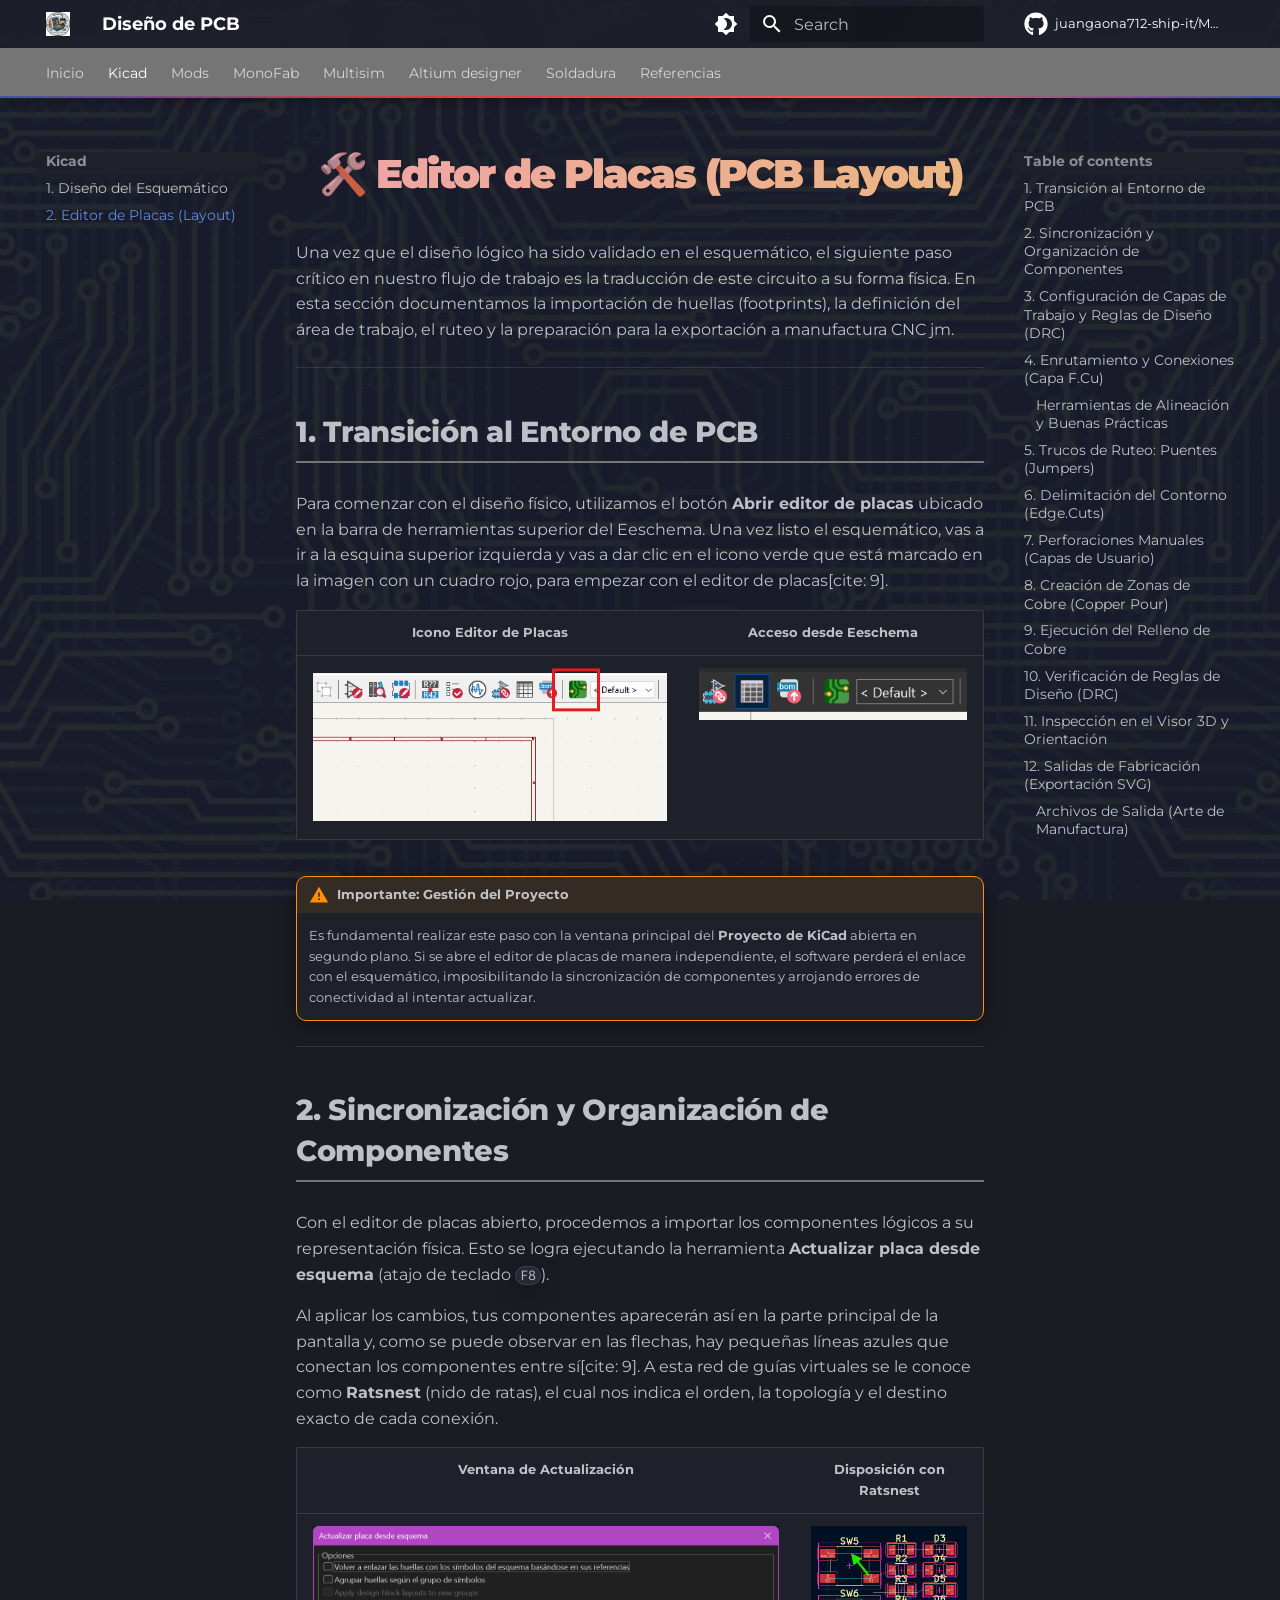
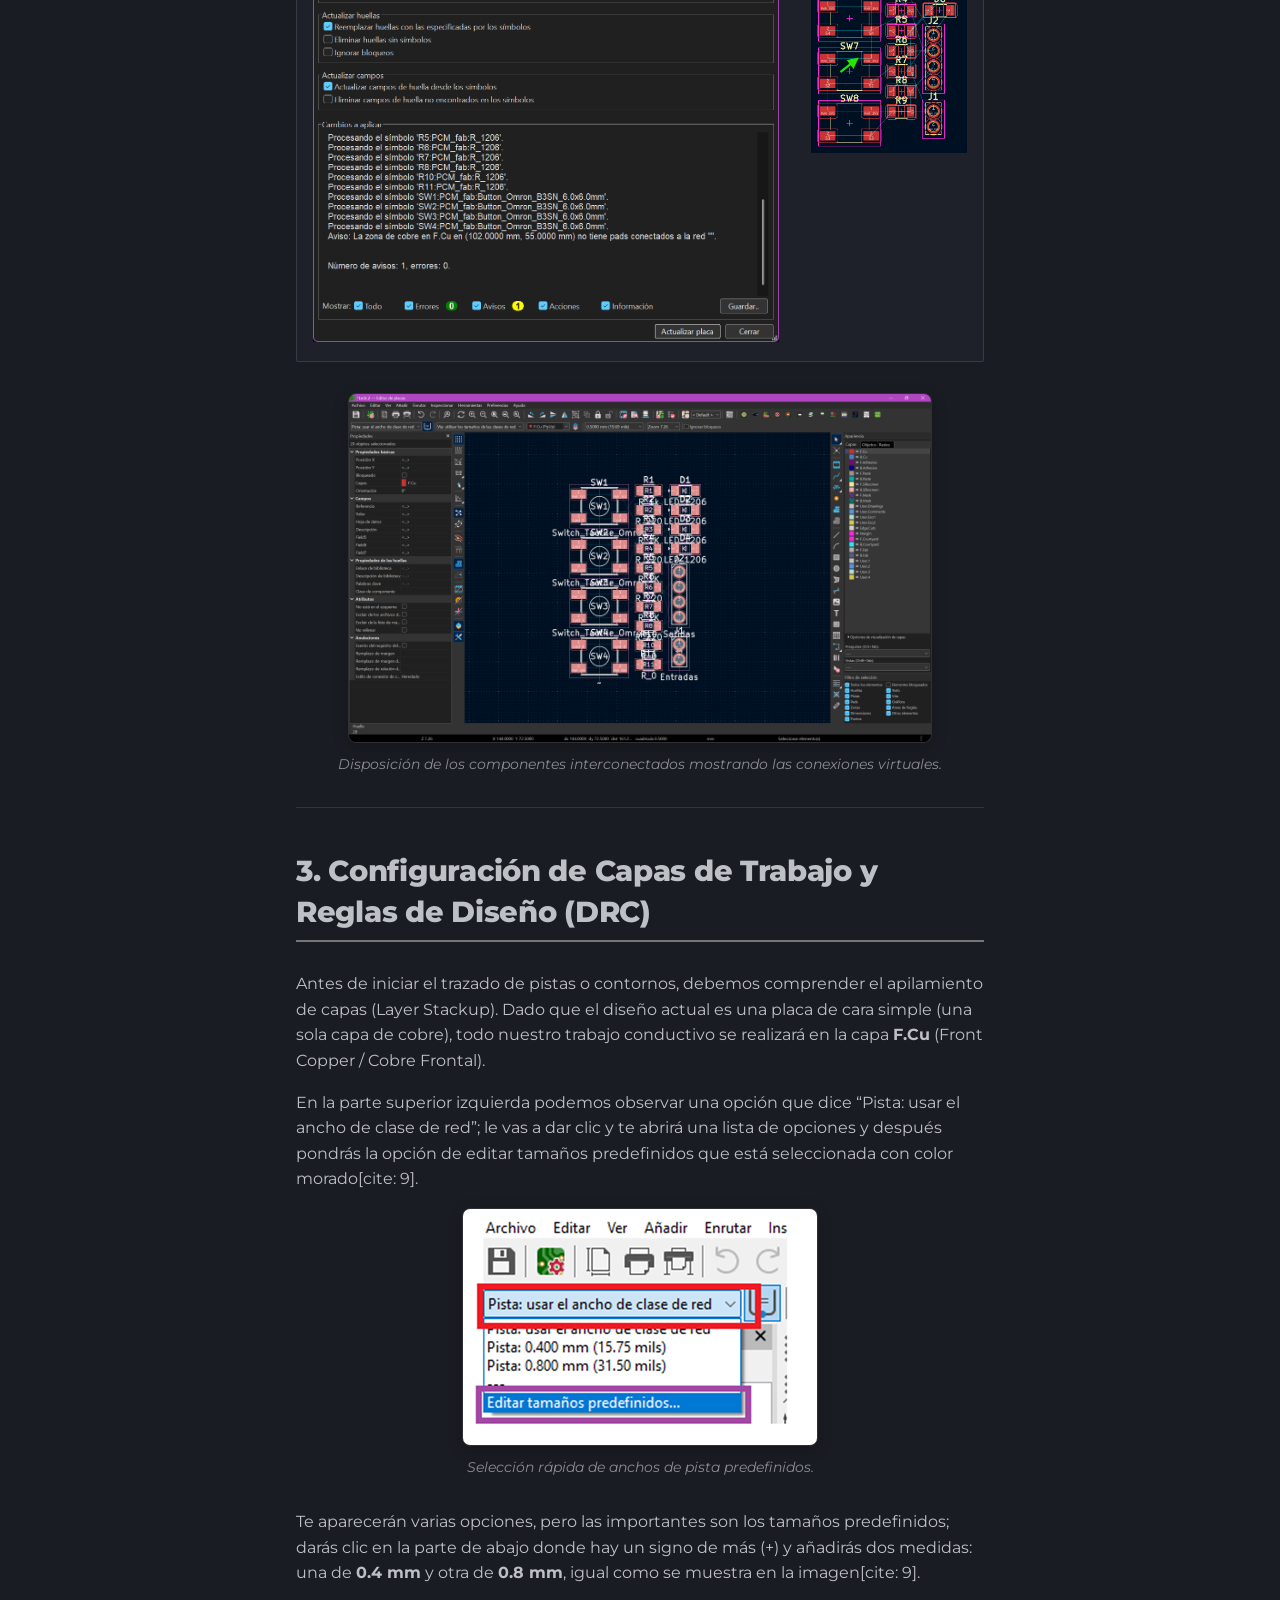
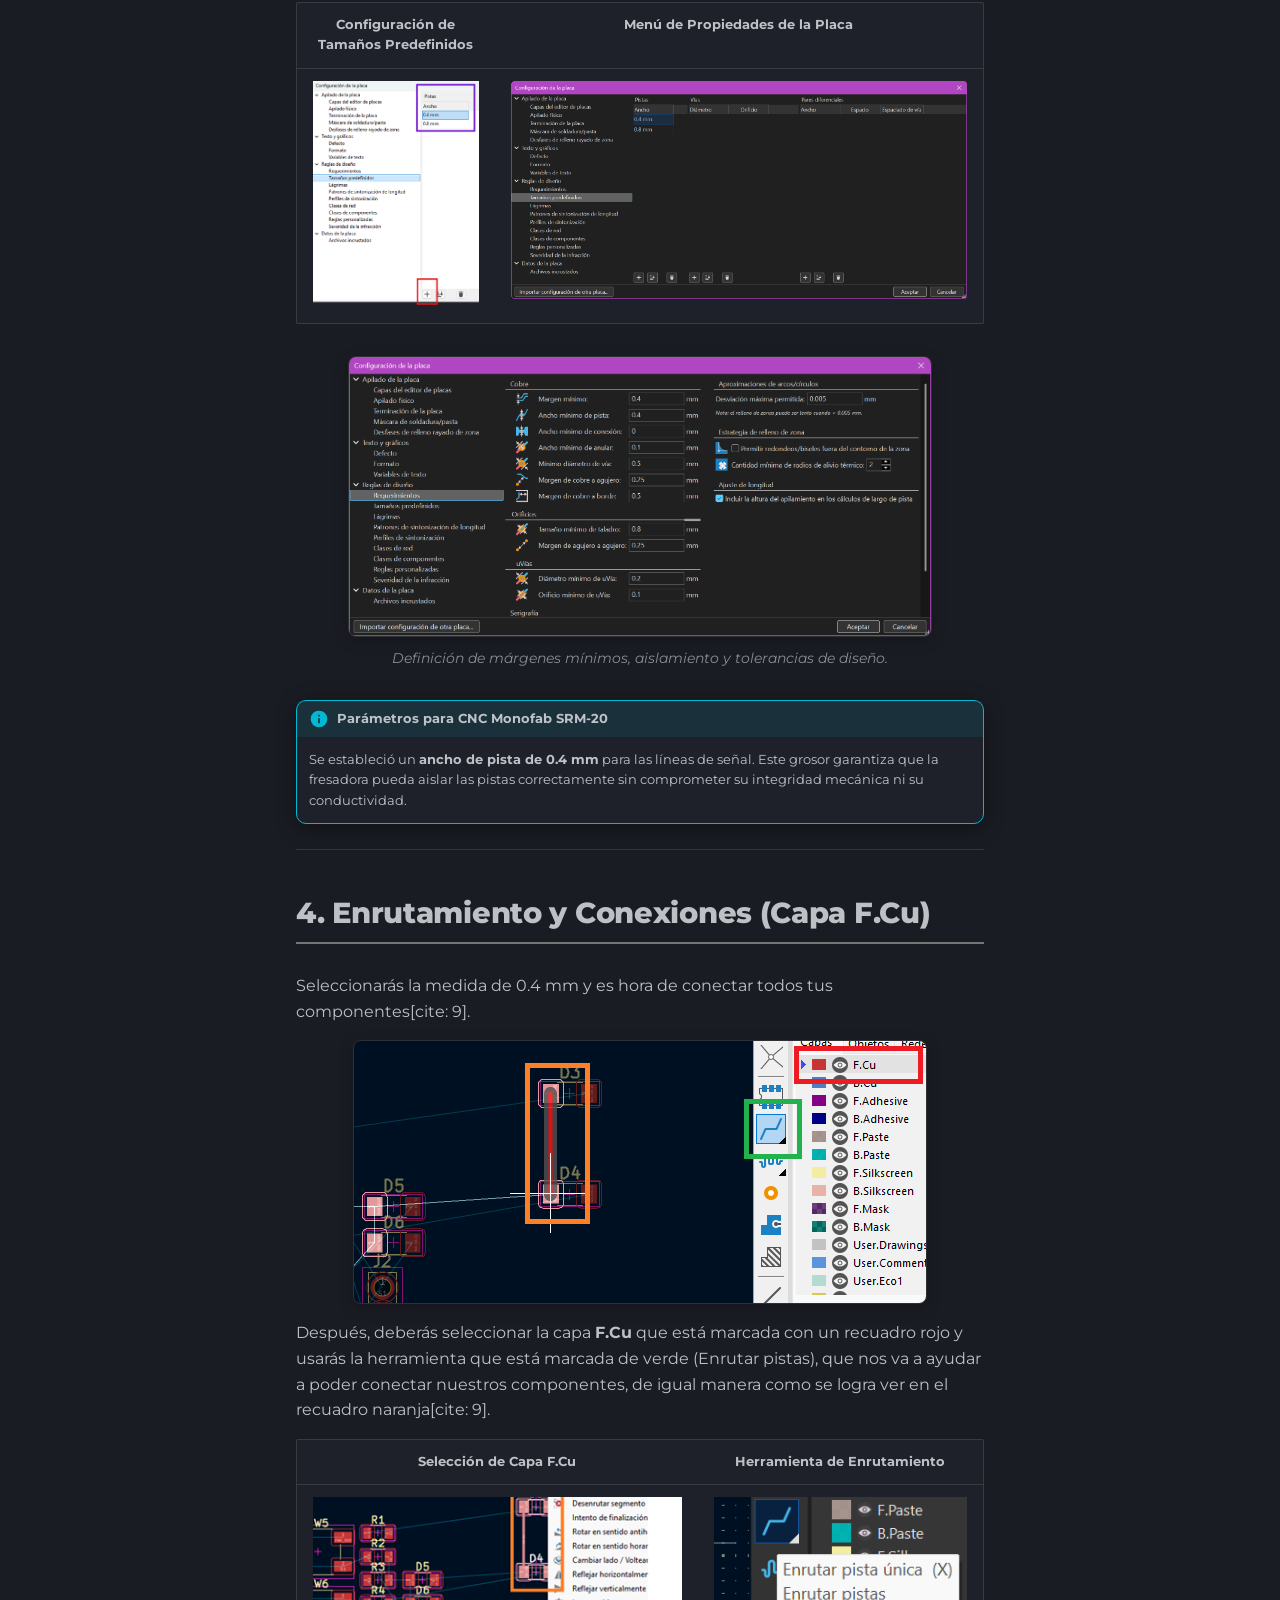
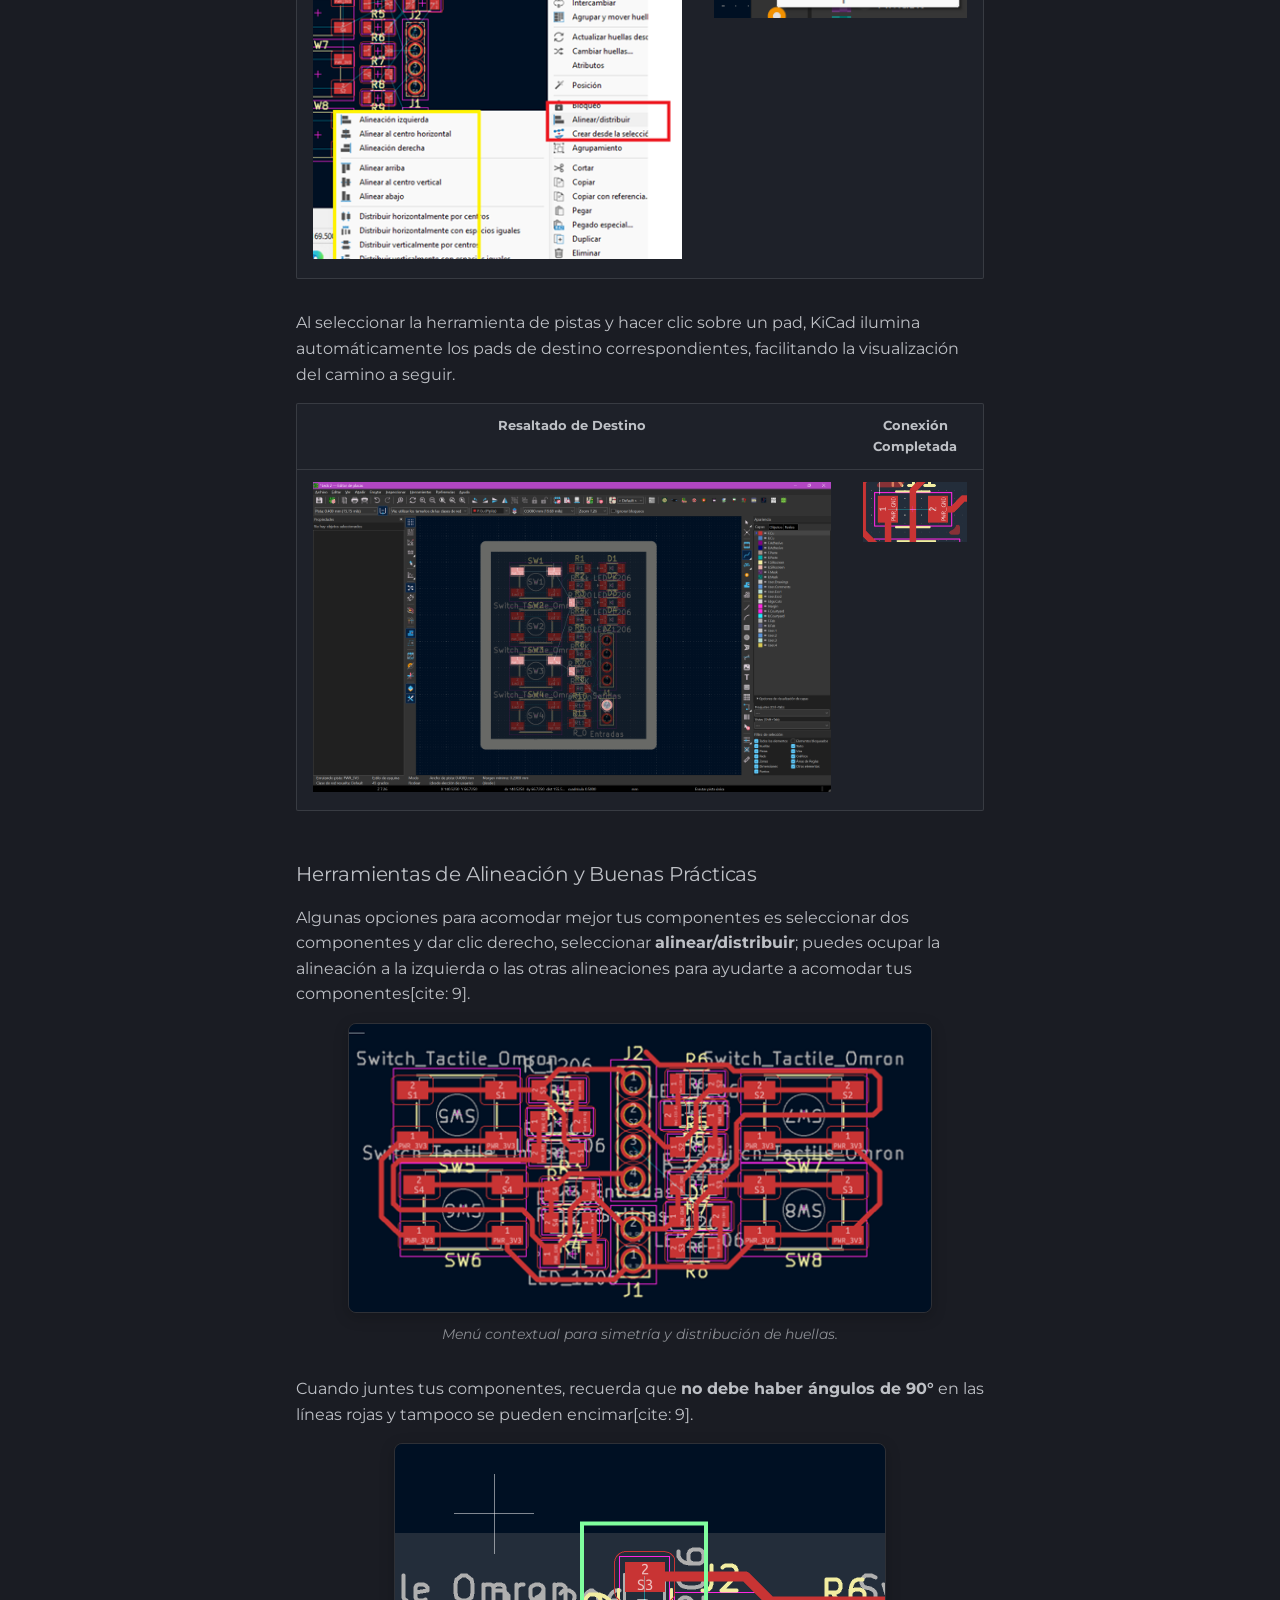
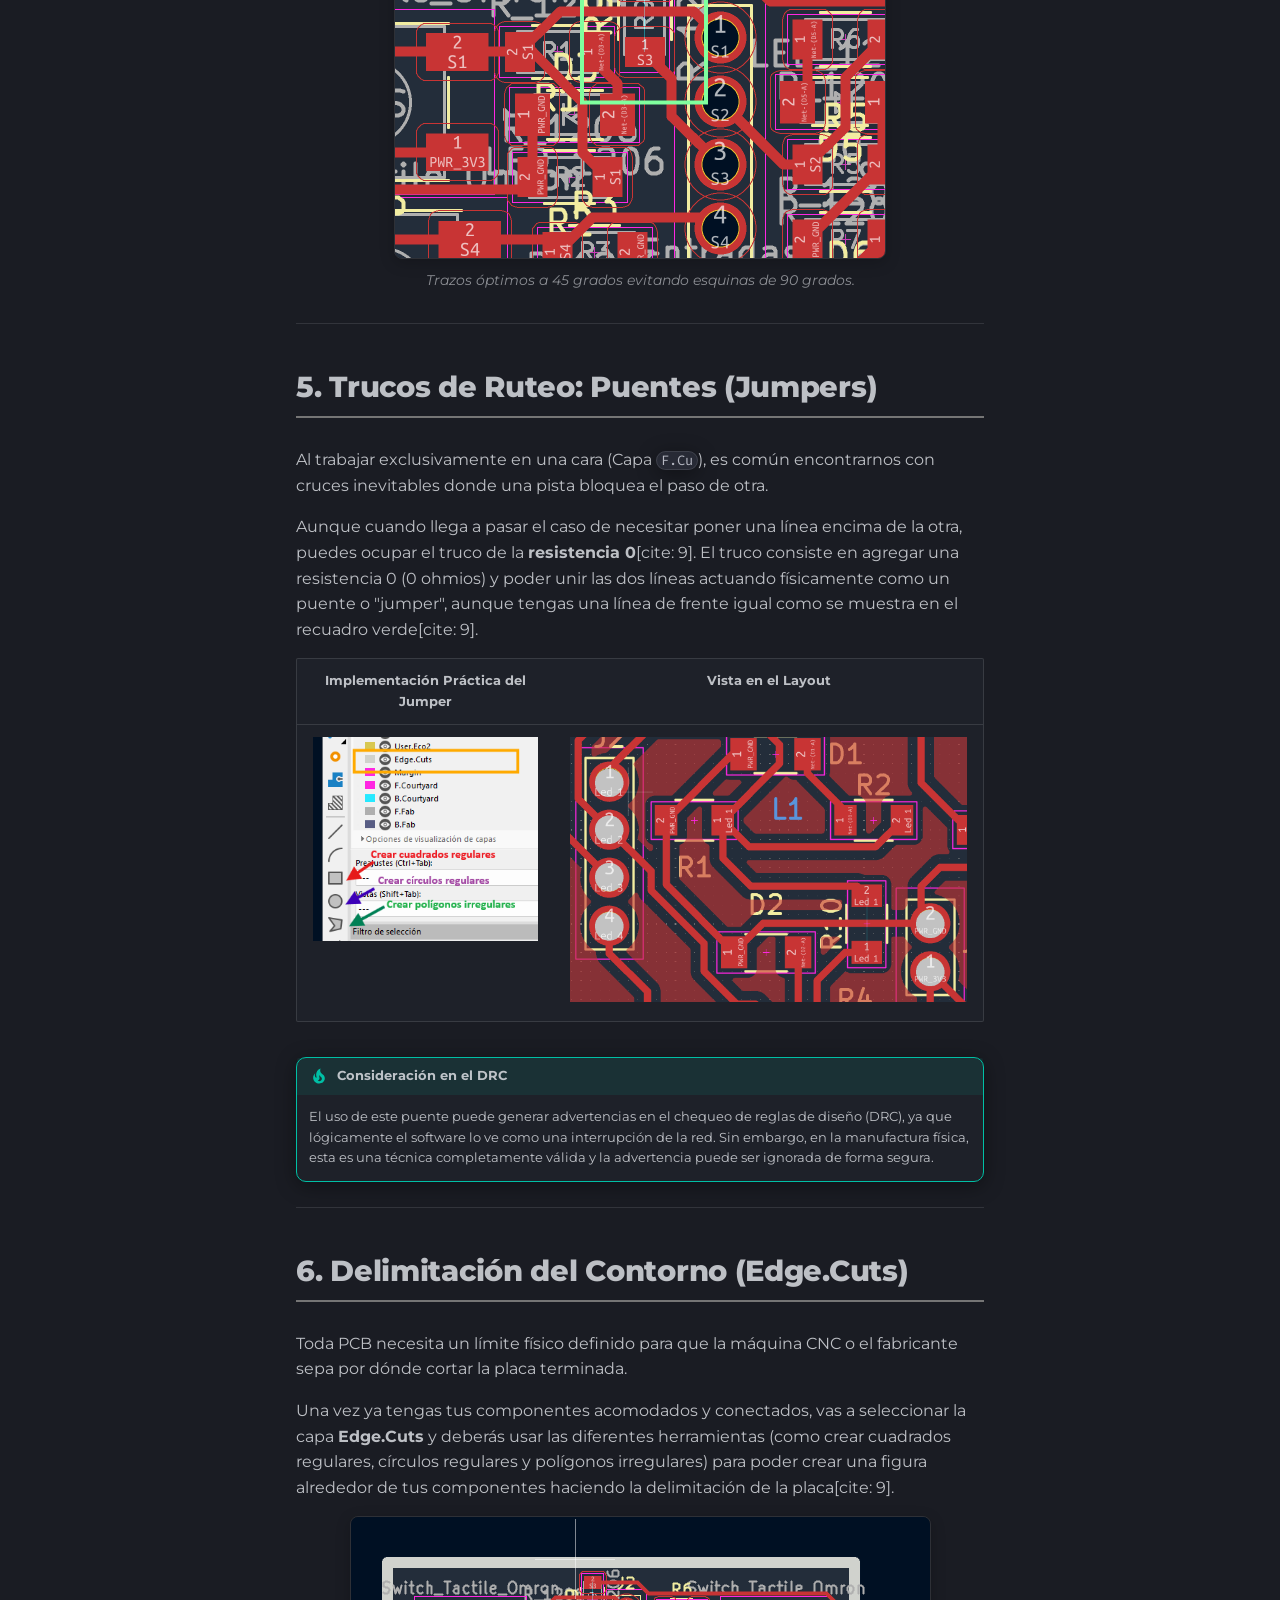
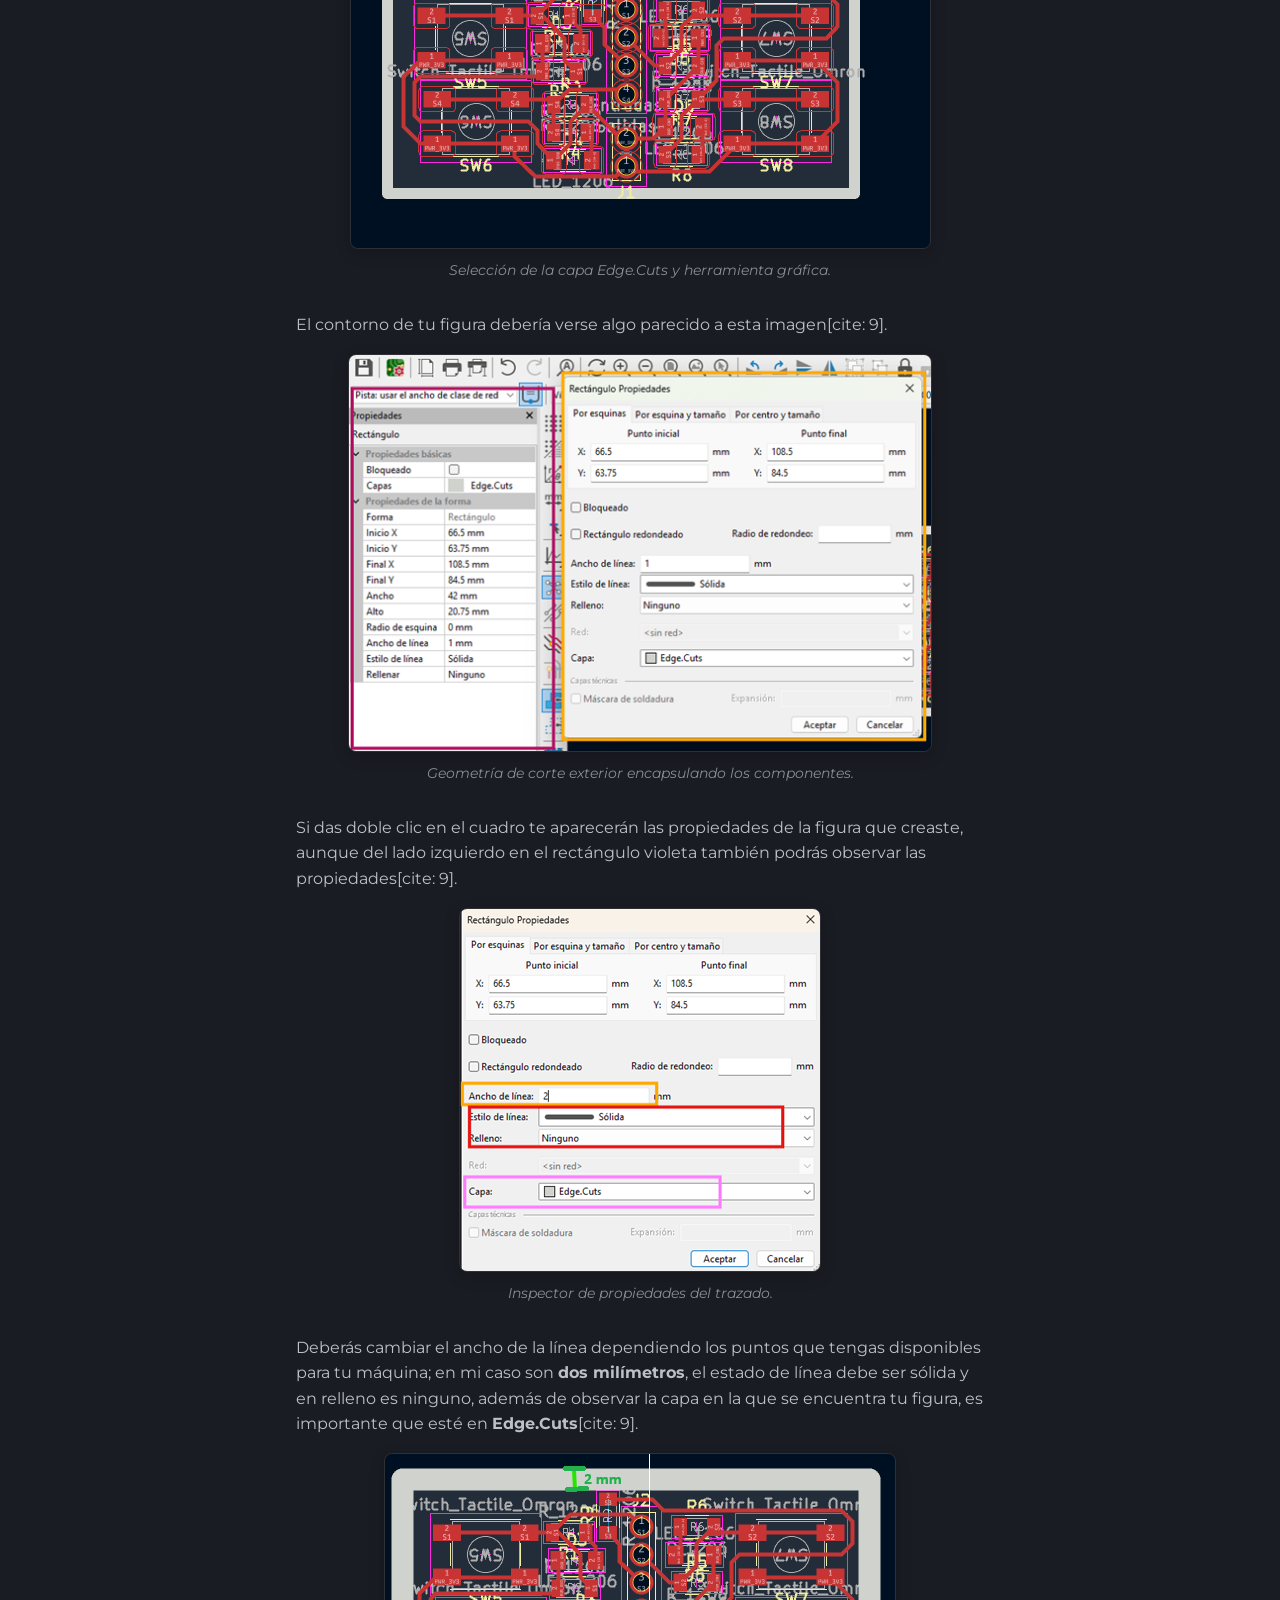
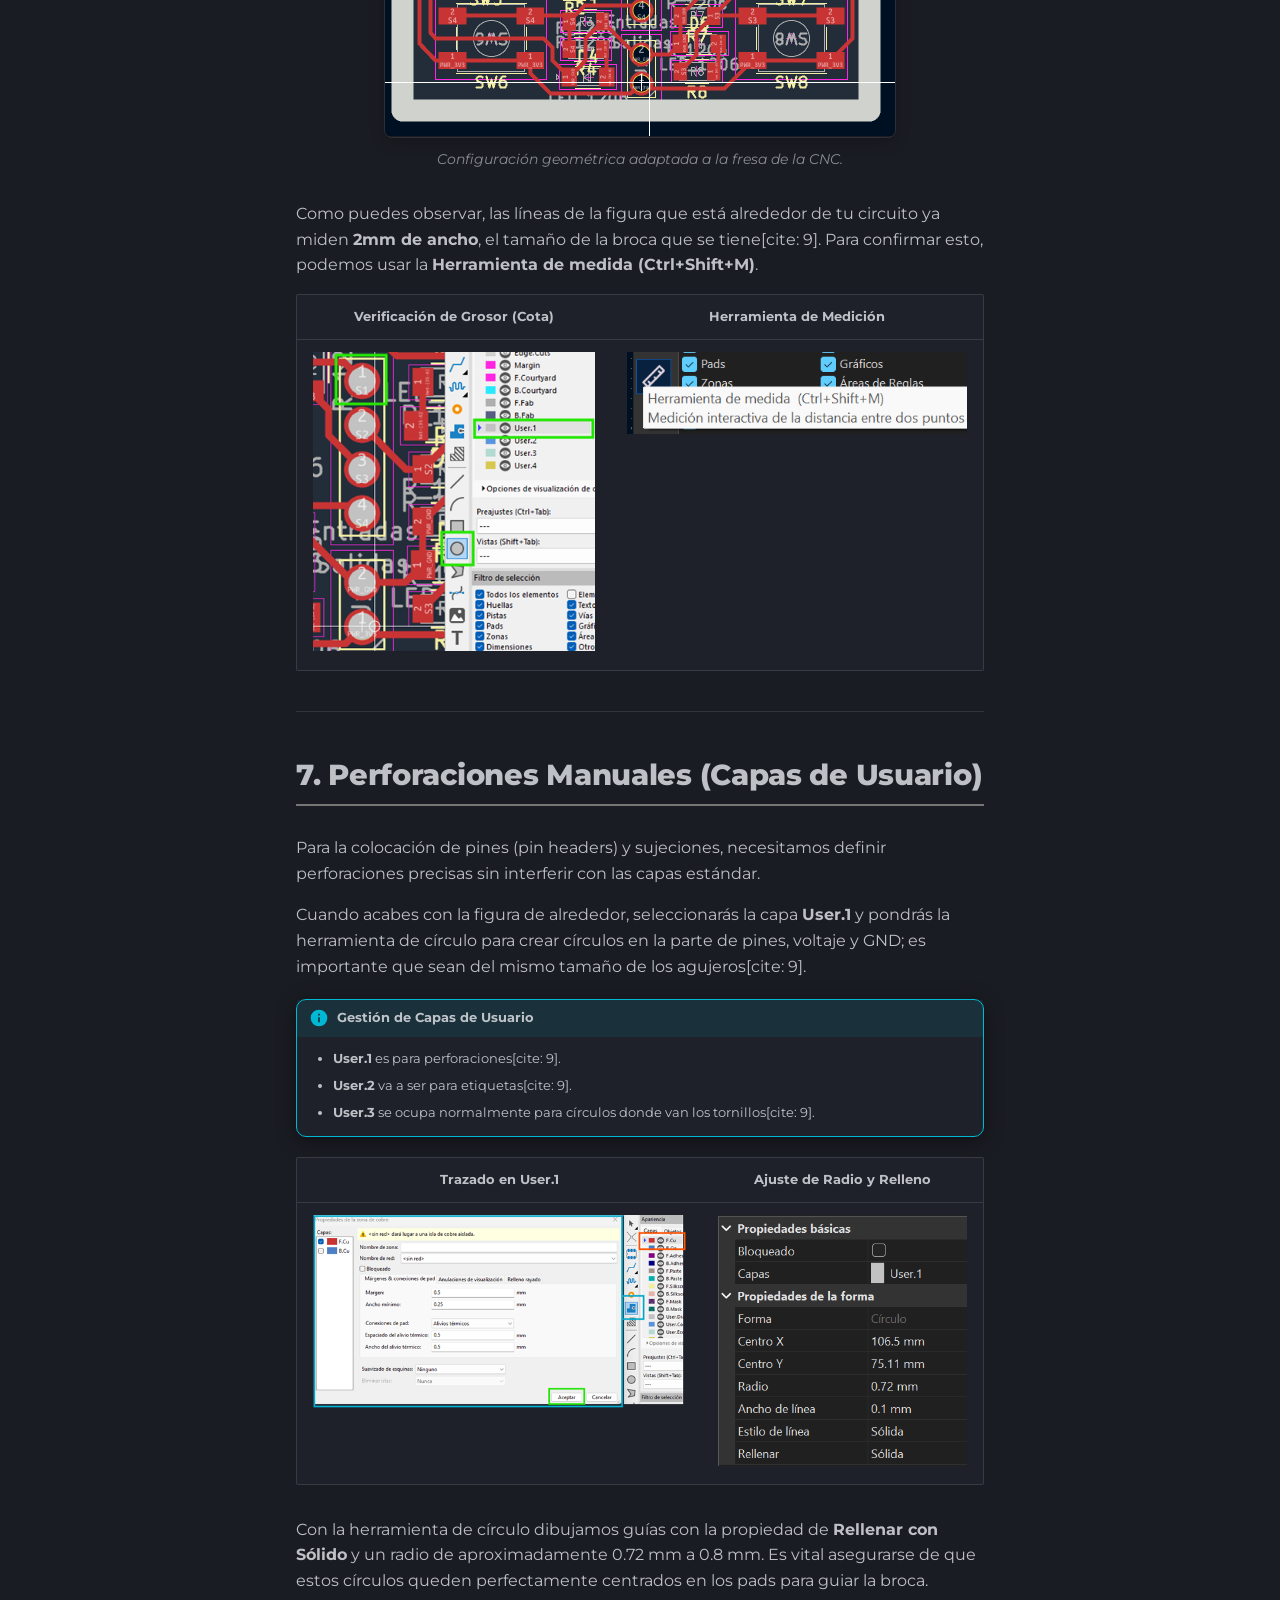
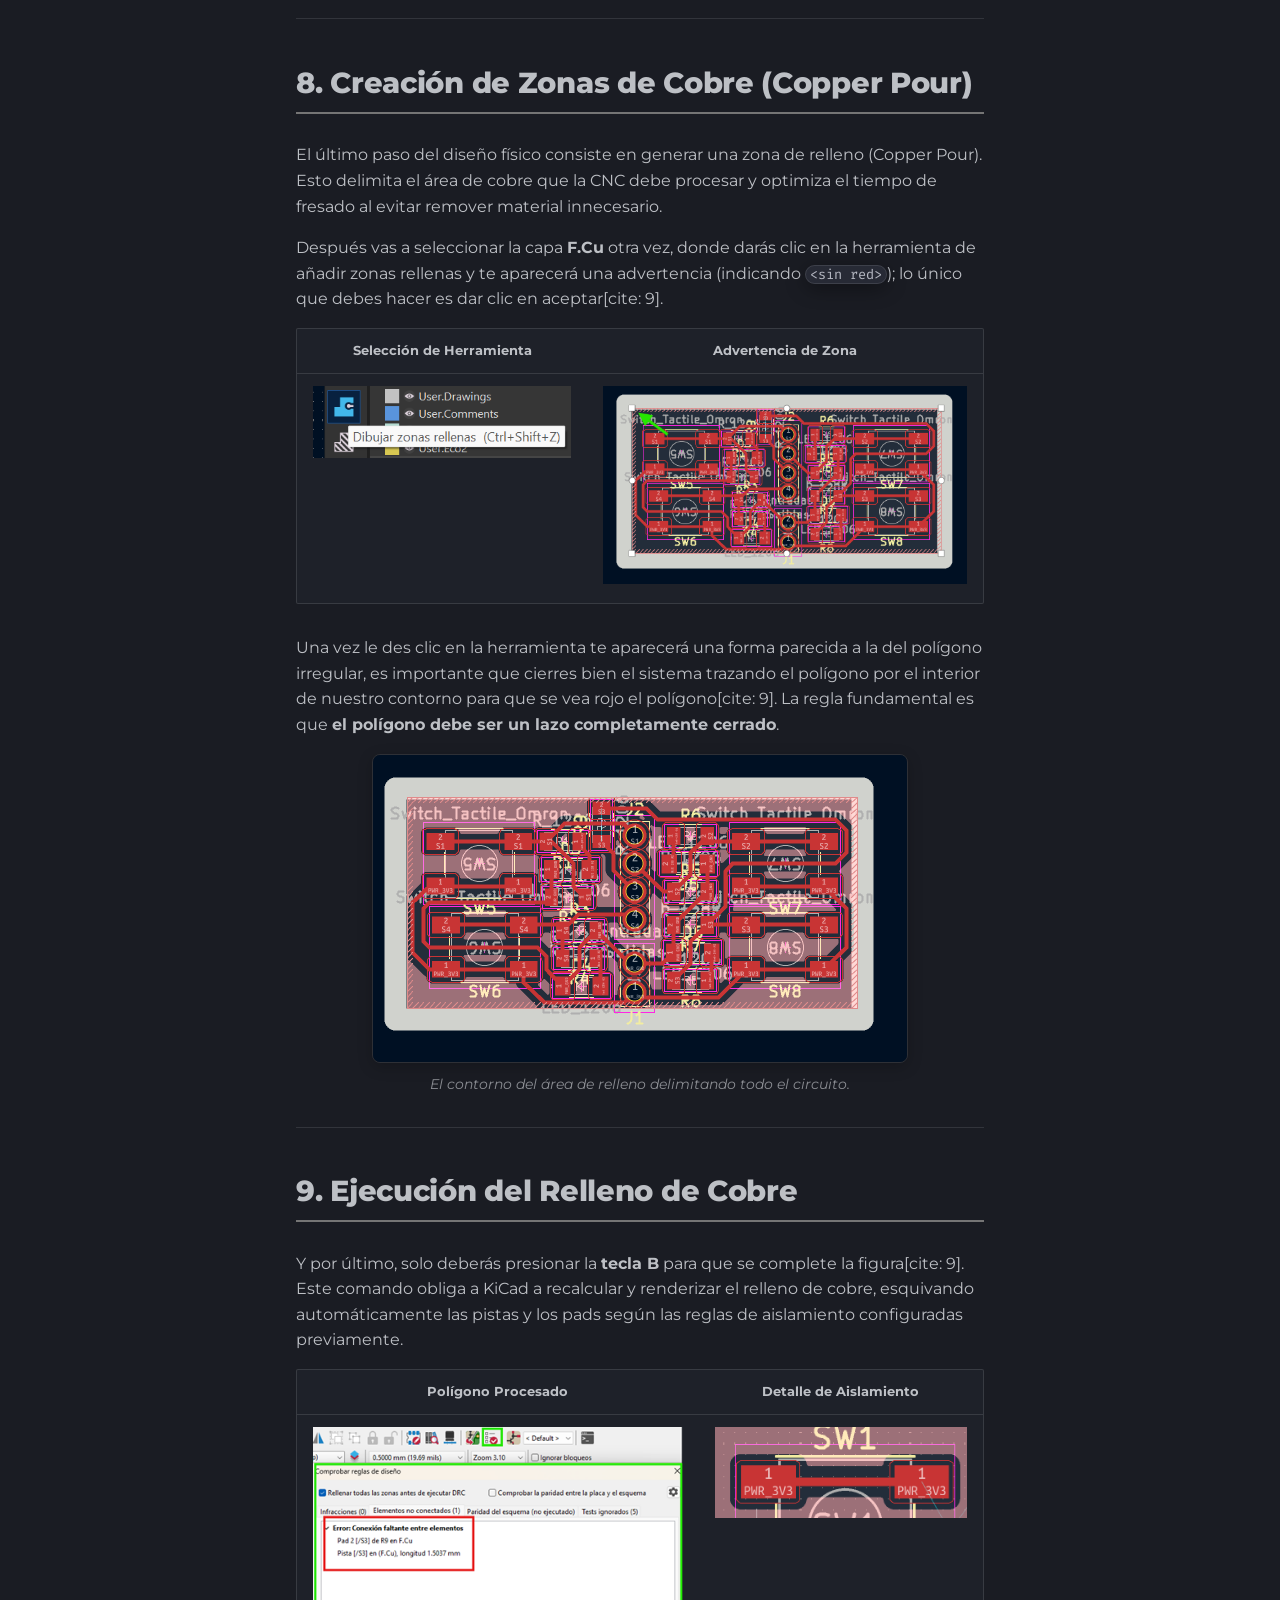
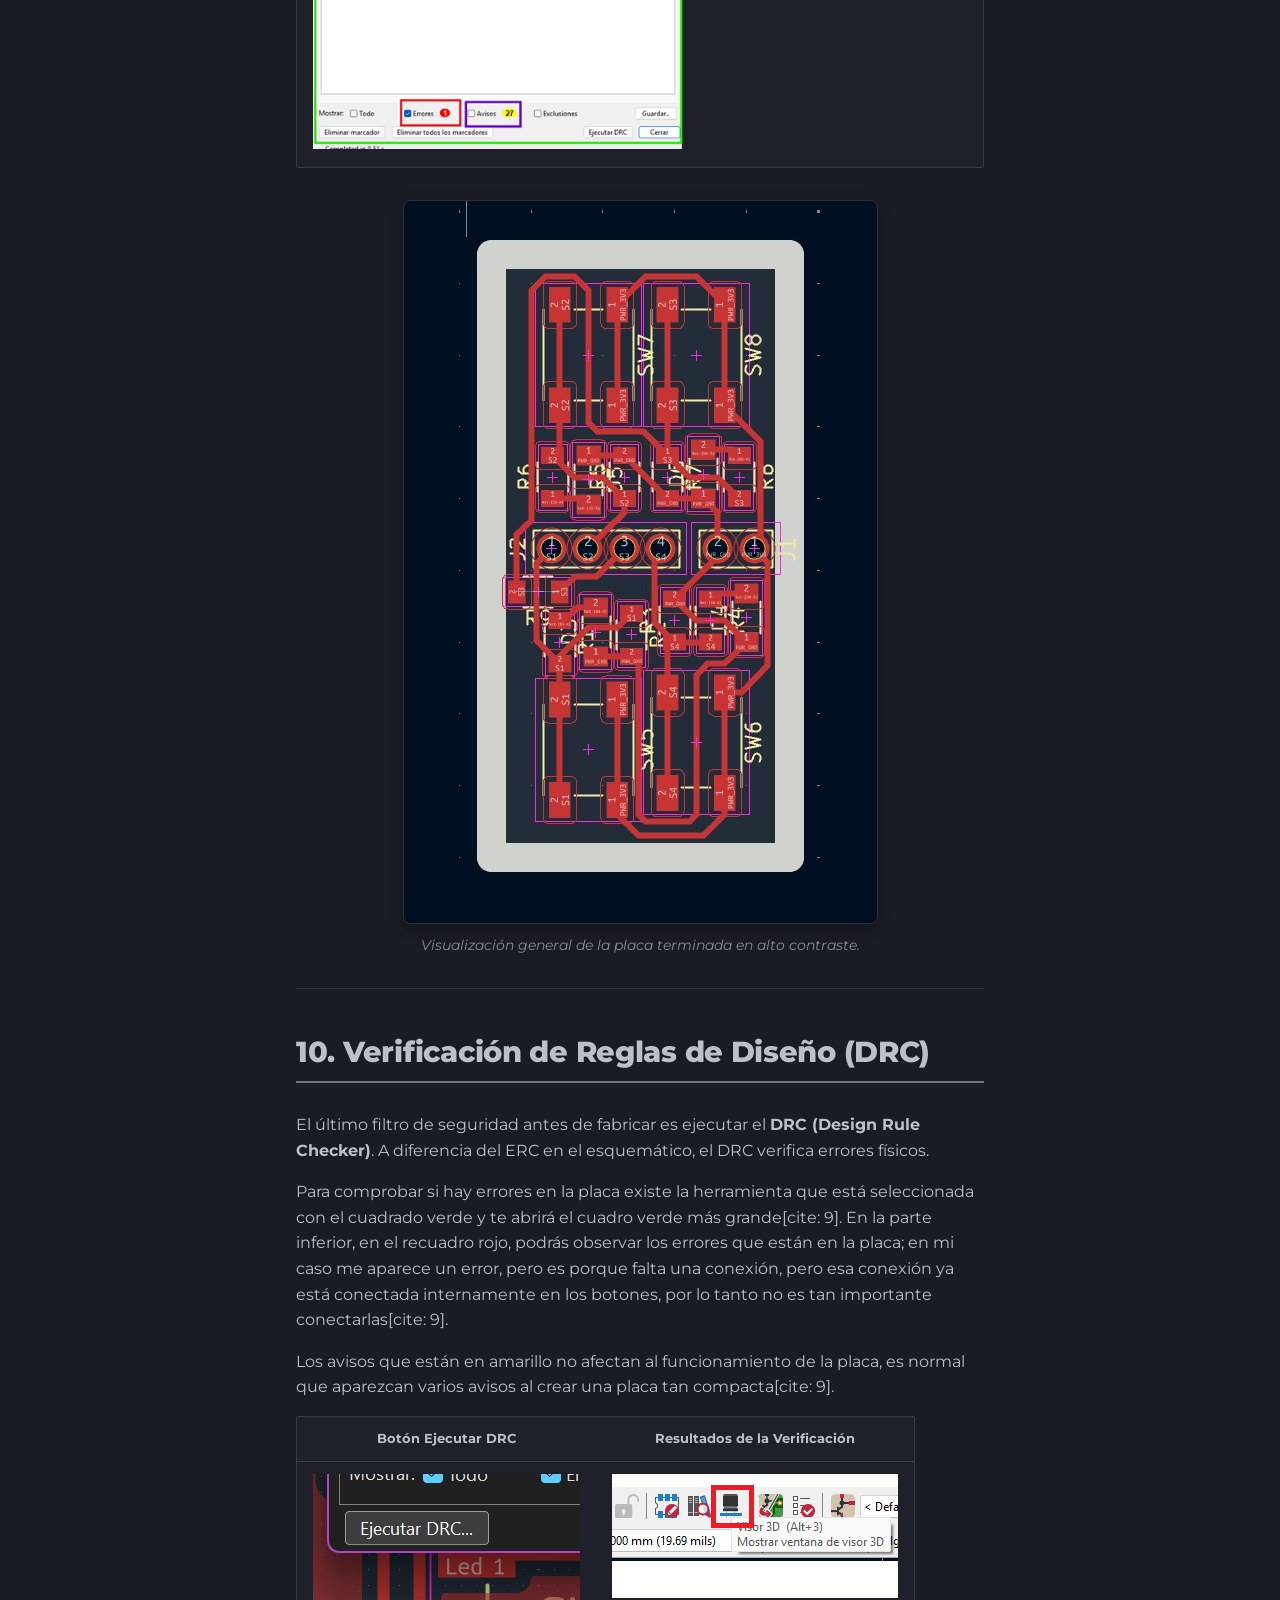
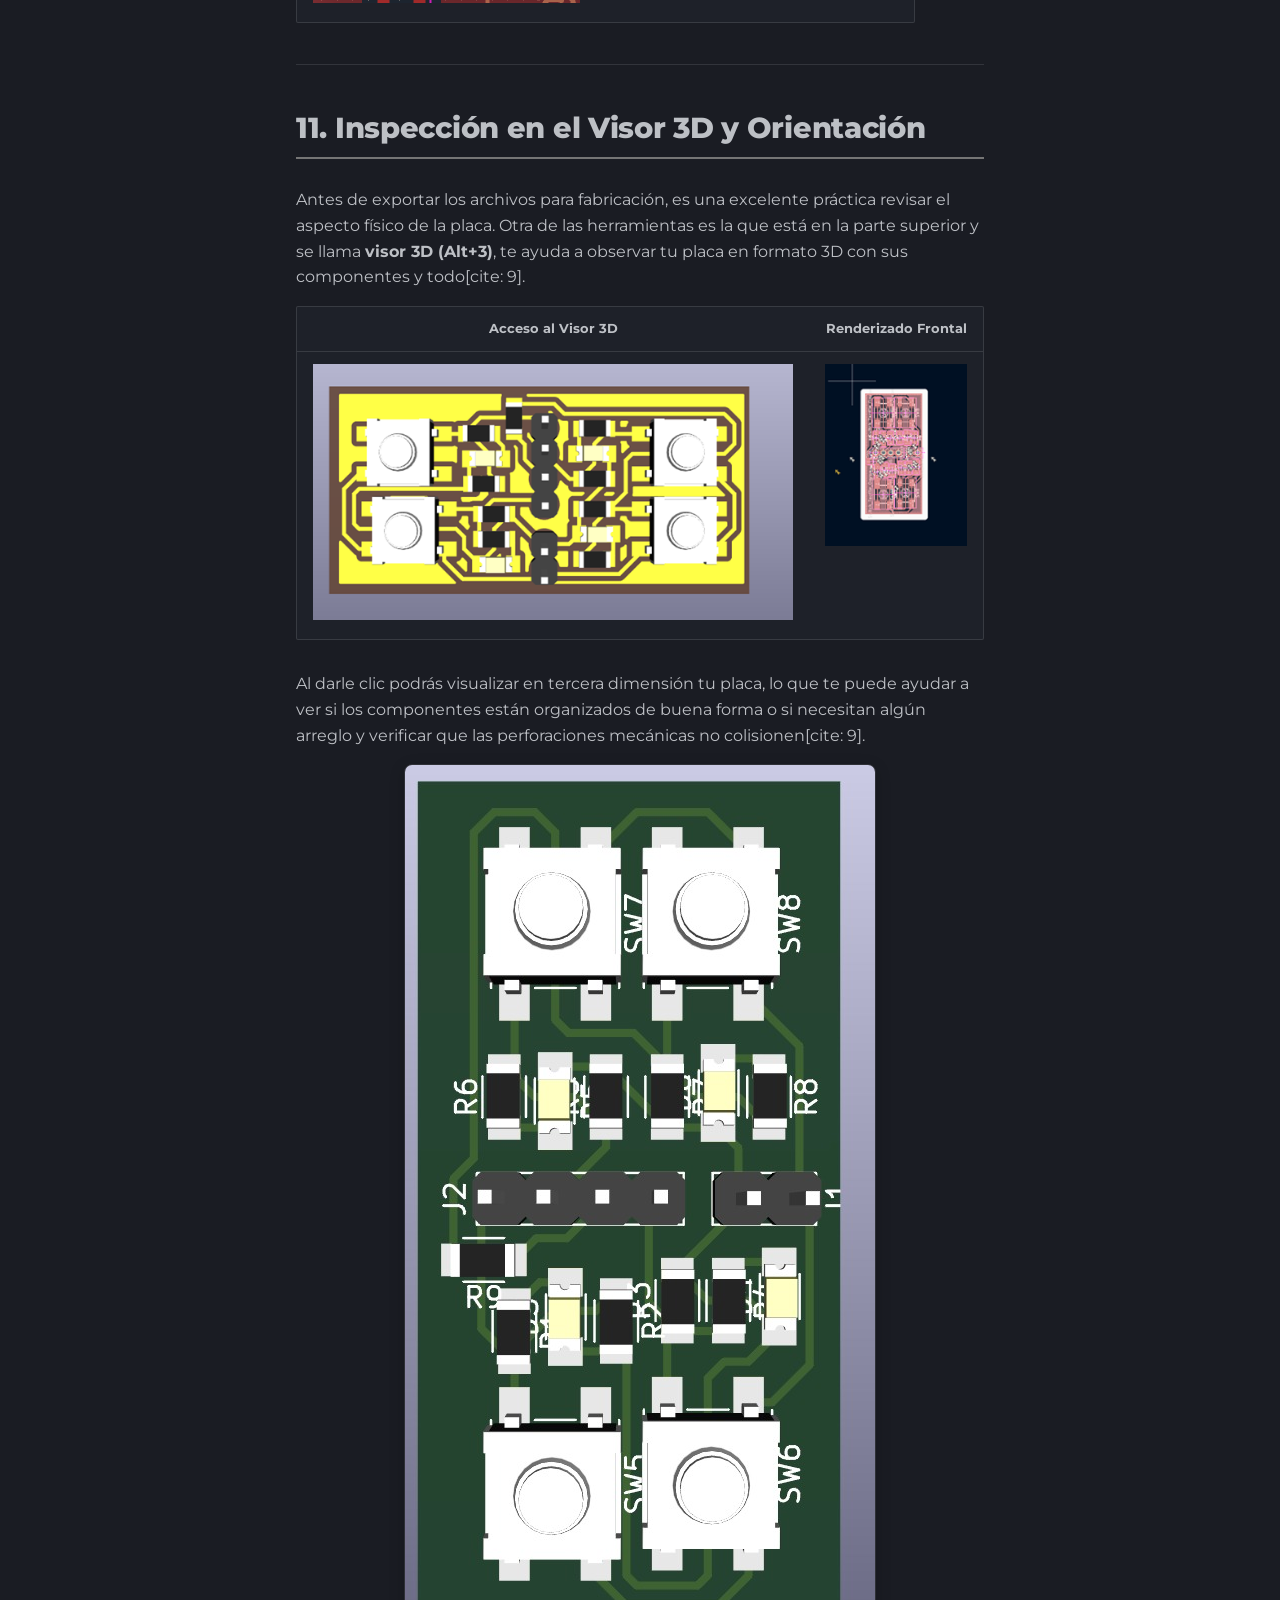
<file: editor-placas/index.html>
<!doctype html>
<html lang="en" class="no-js">
  <head>
    
      <meta charset="utf-8">
      <meta name="viewport" content="width=device-width,initial-scale=1">
      
        <meta name="description" content="Documentación técnica del diseño y ruteo de circuito impreso.">
      
      
        <meta name="author" content="Juan Manuel Gaona Serrano">
      
      
      
        <link rel="prev" href="../esquematico/">
      
      
        <link rel="next" href="../mods-ce/">
      
      
        
      
      
      <link rel="icon" href="../material/developer-board">
      <meta name="generator" content="mkdocs-1.6.1, mkdocs-material-9.8.2">
    
    
      
        <title>2. Editor de Placas (Layout) - Diseño de PCB</title>
      
    
    
      <link rel="stylesheet" href="../assets/stylesheets/main.57a0d79d.min.css">
      
        
        <link rel="stylesheet" href="../assets/stylesheets/palette.fb2fffe2.min.css">
      
      


    
    
      
    
    
      
        
        
        <link rel="preconnect" href="https://fonts.gstatic.com" crossorigin>
        <link rel="stylesheet" href="https://fonts.googleapis.com/css?family=Montserrat:300,300i,400,400i,700,700i%7CFira+Code:400,400i,700,700i&display=fallback">
        <style>:root{--md-text-font:"Montserrat";--md-code-font:"Fira Code"}</style>
      
    
    
      <link rel="stylesheet" href="../stylesheets/custom.css">
    
    <script>__md_scope=new URL("..",location),__md_hash=e=>[...e].reduce(((e,_)=>(e<<5)-e+_.charCodeAt(0)),0),__md_get=(e,_=localStorage,t=__md_scope)=>JSON.parse(_.getItem(t.pathname+"."+e)),__md_set=(e,_,t=localStorage,a=__md_scope)=>{try{t.setItem(a.pathname+"."+e,JSON.stringify(_))}catch(e){}}</script>
    
      

    
    
  </head>
  
  
    
    
      
    
    
    
    
    <body dir="ltr" data-md-color-scheme="slate" data-md-color-primary="grey" data-md-color-accent="amber">
  
    
    <input class="md-toggle" data-md-toggle="drawer" type="checkbox" id="__drawer" autocomplete="off">
    <input class="md-toggle" data-md-toggle="search" type="checkbox" id="__search" autocomplete="off">
    <label class="md-overlay" for="__drawer"></label>
    <div data-md-component="skip">
      
        
        <a href="#editor-de-placas-pcb-layout" class="md-skip">
          Skip to content
        </a>
      
    </div>
    <div data-md-component="announce">
      
    </div>
    
    
      

  

<header class="md-header md-header--shadow md-header--lifted" data-md-component="header">
  <nav class="md-header__inner md-grid" aria-label="Header">
    <a href=".." title="Diseño de PCB" class="md-header__button md-logo" aria-label="Diseño de PCB" data-md-component="logo">
      
  <img src="../img/logo.jpg" alt="logo">

    </a>
    <label class="md-header__button md-icon" for="__drawer">
      
      <svg xmlns="http://www.w3.org/2000/svg" viewBox="0 0 24 24"><path d="M3 6h18v2H3zm0 5h18v2H3zm0 5h18v2H3z"/></svg>
    </label>
    <div class="md-header__title" data-md-component="header-title">
      <div class="md-header__ellipsis">
        <div class="md-header__topic">
          <span class="md-ellipsis">
            Diseño de PCB
          </span>
        </div>
        <div class="md-header__topic" data-md-component="header-topic">
          <span class="md-ellipsis">
            
              2. Editor de Placas (Layout)
            
          </span>
        </div>
      </div>
    </div>
    
      
        <form class="md-header__option" data-md-component="palette">
  
    
    
    
    <input class="md-option" data-md-color-media="" data-md-color-scheme="slate" data-md-color-primary="grey" data-md-color-accent="amber"  aria-label="Cambiar a modo claro"  type="radio" name="__palette" id="__palette_0">
    
      <label class="md-header__button md-icon" title="Cambiar a modo claro" for="__palette_1" hidden>
        <svg xmlns="http://www.w3.org/2000/svg" viewBox="0 0 24 24"><path d="M12 18c-.89 0-1.74-.2-2.5-.55C11.56 16.5 13 14.42 13 12s-1.44-4.5-3.5-5.45C10.26 6.2 11.11 6 12 6a6 6 0 0 1 6 6 6 6 0 0 1-6 6m8-9.31V4h-4.69L12 .69 8.69 4H4v4.69L.69 12 4 15.31V20h4.69L12 23.31 15.31 20H20v-4.69L23.31 12z"/></svg>
      </label>
    
  
    
    
    
    <input class="md-option" data-md-color-media="" data-md-color-scheme="default" data-md-color-primary="blue-grey" data-md-color-accent="blue"  aria-label="Cambiar a modo oscuro"  type="radio" name="__palette" id="__palette_1">
    
      <label class="md-header__button md-icon" title="Cambiar a modo oscuro" for="__palette_0" hidden>
        <svg xmlns="http://www.w3.org/2000/svg" viewBox="0 0 24 24"><path d="M12 8a4 4 0 0 0-4 4 4 4 0 0 0 4 4 4 4 0 0 0 4-4 4 4 0 0 0-4-4m0 10a6 6 0 0 1-6-6 6 6 0 0 1 6-6 6 6 0 0 1 6 6 6 6 0 0 1-6 6m8-9.31V4h-4.69L12 .69 8.69 4H4v4.69L.69 12 4 15.31V20h4.69L12 23.31 15.31 20H20v-4.69L23.31 12z"/></svg>
      </label>
    
  
</form>
      
    
    
      <script>var palette=__md_get("__palette");if(palette&&palette.color){if("(prefers-color-scheme)"===palette.color.media){var media=matchMedia("(prefers-color-scheme: light)"),input=document.querySelector(media.matches?"[data-md-color-media='(prefers-color-scheme: light)']":"[data-md-color-media='(prefers-color-scheme: dark)']");palette.color.media=input.getAttribute("data-md-color-media"),palette.color.scheme=input.getAttribute("data-md-color-scheme"),palette.color.primary=input.getAttribute("data-md-color-primary"),palette.color.accent=input.getAttribute("data-md-color-accent")}for(var[key,value]of Object.entries(palette.color))document.body.setAttribute("data-md-color-"+key,value)}</script>
    
    
    
      
      
        <label class="md-header__button md-icon" for="__search">
          
          <svg xmlns="http://www.w3.org/2000/svg" viewBox="0 0 24 24"><path d="M9.5 3A6.5 6.5 0 0 1 16 9.5c0 1.61-.59 3.09-1.56 4.23l.27.27h.79l5 5-1.5 1.5-5-5v-.79l-.27-.27A6.52 6.52 0 0 1 9.5 16 6.5 6.5 0 0 1 3 9.5 6.5 6.5 0 0 1 9.5 3m0 2C7 5 5 7 5 9.5S7 14 9.5 14 14 12 14 9.5 12 5 9.5 5"/></svg>
        </label>
        <div class="md-search" data-md-component="search" role="dialog">
  <label class="md-search__overlay" for="__search"></label>
  <div class="md-search__inner" role="search">
    <form class="md-search__form" name="search">
      <input type="text" class="md-search__input" name="query" aria-label="Search" placeholder="Search" autocapitalize="off" autocorrect="off" autocomplete="off" spellcheck="false" data-md-component="search-query" required>
      <label class="md-search__icon md-icon" for="__search">
        
        <svg xmlns="http://www.w3.org/2000/svg" viewBox="0 0 24 24"><path d="M9.5 3A6.5 6.5 0 0 1 16 9.5c0 1.61-.59 3.09-1.56 4.23l.27.27h.79l5 5-1.5 1.5-5-5v-.79l-.27-.27A6.52 6.52 0 0 1 9.5 16 6.5 6.5 0 0 1 3 9.5 6.5 6.5 0 0 1 9.5 3m0 2C7 5 5 7 5 9.5S7 14 9.5 14 14 12 14 9.5 12 5 9.5 5"/></svg>
        
        <svg xmlns="http://www.w3.org/2000/svg" viewBox="0 0 24 24"><path d="M20 11v2H8l5.5 5.5-1.42 1.42L4.16 12l7.92-7.92L13.5 5.5 8 11z"/></svg>
      </label>
      <nav class="md-search__options" aria-label="Search">
        
        <button type="reset" class="md-search__icon md-icon" title="Clear" aria-label="Clear" tabindex="-1">
          
          <svg xmlns="http://www.w3.org/2000/svg" viewBox="0 0 24 24"><path d="M19 6.41 17.59 5 12 10.59 6.41 5 5 6.41 10.59 12 5 17.59 6.41 19 12 13.41 17.59 19 19 17.59 13.41 12z"/></svg>
        </button>
      </nav>
      
    </form>
    <div class="md-search__output">
      <div class="md-search__scrollwrap" tabindex="0" data-md-scrollfix>
        <div class="md-search-result" data-md-component="search-result">
          <div class="md-search-result__meta">
            Initializing search
          </div>
          <ol class="md-search-result__list" role="presentation"></ol>
        </div>
      </div>
    </div>
  </div>
</div>
      
    
    
      <div class="md-header__source">
        <a href="https://github.com/juangaona712-ship-it/MonoFab-.git" title="Go to repository" class="md-source" data-md-component="source">
  <div class="md-source__icon md-icon">
    
    <svg xmlns="http://www.w3.org/2000/svg" viewBox="0 0 512 512"><!--! Font Awesome Free 7.1.0 by @fontawesome - https://fontawesome.com License - https://fontawesome.com/license/free (Icons: CC BY 4.0, Fonts: SIL OFL 1.1, Code: MIT License) Copyright 2025 Fonticons, Inc.--><path d="M173.9 397.4c0 2-2.3 3.6-5.2 3.6-3.3.3-5.6-1.3-5.6-3.6 0-2 2.3-3.6 5.2-3.6 3-.3 5.6 1.3 5.6 3.6m-31.1-4.5c-.7 2 1.3 4.3 4.3 4.9 2.6 1 5.6 0 6.2-2s-1.3-4.3-4.3-5.2c-2.6-.7-5.5.3-6.2 2.3m44.2-1.7c-2.9.7-4.9 2.6-4.6 4.9.3 2 2.9 3.3 5.9 2.6 2.9-.7 4.9-2.6 4.6-4.6-.3-1.9-3-3.2-5.9-2.9M252.8 8C114.1 8 8 113.3 8 252c0 110.9 69.8 205.8 169.5 239.2 12.8 2.3 17.3-5.6 17.3-12.1 0-6.2-.3-40.4-.3-61.4 0 0-70 15-84.7-29.8 0 0-11.4-29.1-27.8-36.6 0 0-22.9-15.7 1.6-15.4 0 0 24.9 2 38.6 25.8 21.9 38.6 58.6 27.5 72.9 20.9 2.3-16 8.8-27.1 16-33.7-55.9-6.2-112.3-14.3-112.3-110.5 0-27.5 7.6-41.3 23.6-58.9-2.6-6.5-11.1-33.3 2.6-67.9 20.9-6.5 69 27 69 27 20-5.6 41.5-8.5 62.8-8.5s42.8 2.9 62.8 8.5c0 0 48.1-33.6 69-27 13.7 34.7 5.2 61.4 2.6 67.9 16 17.7 25.8 31.5 25.8 58.9 0 96.5-58.9 104.2-114.8 110.5 9.2 7.9 17 22.9 17 46.4 0 33.7-.3 75.4-.3 83.6 0 6.5 4.6 14.4 17.3 12.1C436.2 457.8 504 362.9 504 252 504 113.3 391.5 8 252.8 8M105.2 352.9c-1.3 1-1 3.3.7 5.2 1.6 1.6 3.9 2.3 5.2 1 1.3-1 1-3.3-.7-5.2-1.6-1.6-3.9-2.3-5.2-1m-10.8-8.1c-.7 1.3.3 2.9 2.3 3.9 1.6 1 3.6.7 4.3-.7.7-1.3-.3-2.9-2.3-3.9-2-.6-3.6-.3-4.3.7m32.4 35.6c-1.6 1.3-1 4.3 1.3 6.2 2.3 2.3 5.2 2.6 6.5 1 1.3-1.3.7-4.3-1.3-6.2-2.2-2.3-5.2-2.6-6.5-1m-11.4-14.7c-1.6 1-1.6 3.6 0 5.9s4.3 3.3 5.6 2.3c1.6-1.3 1.6-3.9 0-6.2-1.4-2.3-4-3.3-5.6-2"/></svg>
  </div>
  <div class="md-source__repository">
    juangaona712-ship-it/MonoFab
  </div>
</a>
      </div>
    
  </nav>
  
    
      
<nav class="md-tabs" aria-label="Tabs" data-md-component="tabs">
  <div class="md-grid">
    <ul class="md-tabs__list">
      
        
  
  
  
  
    <li class="md-tabs__item">
      <a href=".." class="md-tabs__link">
        
  
  
    
  
  Inicio

      </a>
    </li>
  

      
        
  
  
  
    
  
  
    
    
      <li class="md-tabs__item md-tabs__item--active">
        <a href="../esquematico/" class="md-tabs__link">
          
  
  
  Kicad

        </a>
      </li>
    
  

      
        
  
  
  
  
    
    
      <li class="md-tabs__item">
        <a href="../mods-ce/" class="md-tabs__link">
          
  
  
  Mods

        </a>
      </li>
    
  

      
        
  
  
  
  
    
    
      <li class="md-tabs__item">
        <a href="../monoFab/" class="md-tabs__link">
          
  
  
  MonoFab

        </a>
      </li>
    
  

      
        
  
  
  
  
    
    
      <li class="md-tabs__item">
        <a href="../multisim/" class="md-tabs__link">
          
  
  
  Multisim

        </a>
      </li>
    
  

      
        
  
  
  
  
    
    
      <li class="md-tabs__item">
        <a href="../altium/" class="md-tabs__link">
          
  
  
  Altium designer

        </a>
      </li>
    
  

      
        
  
  
  
  
    
    
      <li class="md-tabs__item">
        <a href="../soldadura/" class="md-tabs__link">
          
  
  
  Soldadura

        </a>
      </li>
    
  

      
        
  
  
  
  
    <li class="md-tabs__item">
      <a href="../recursos/" class="md-tabs__link">
        
  
  
    
  
  Referencias

      </a>
    </li>
  

      
    </ul>
  </div>
</nav>
    
  
</header>
    
    <div class="md-container" data-md-component="container">
      
      
        
      
      <main class="md-main" data-md-component="main">
        <div class="md-main__inner md-grid">
          
            
              
              <div class="md-sidebar md-sidebar--primary" data-md-component="sidebar" data-md-type="navigation" >
                <div class="md-sidebar__scrollwrap">
                  <div class="md-sidebar__inner">
                    


  


<nav class="md-nav md-nav--primary md-nav--lifted" aria-label="Navigation" data-md-level="0">
  <label class="md-nav__title" for="__drawer">
    <a href=".." title="Diseño de PCB" class="md-nav__button md-logo" aria-label="Diseño de PCB" data-md-component="logo">
      
  <img src="../img/logo.jpg" alt="logo">

    </a>
    Diseño de PCB
  </label>
  
    <div class="md-nav__source">
      <a href="https://github.com/juangaona712-ship-it/MonoFab-.git" title="Go to repository" class="md-source" data-md-component="source">
  <div class="md-source__icon md-icon">
    
    <svg xmlns="http://www.w3.org/2000/svg" viewBox="0 0 512 512"><!--! Font Awesome Free 7.1.0 by @fontawesome - https://fontawesome.com License - https://fontawesome.com/license/free (Icons: CC BY 4.0, Fonts: SIL OFL 1.1, Code: MIT License) Copyright 2025 Fonticons, Inc.--><path d="M173.9 397.4c0 2-2.3 3.6-5.2 3.6-3.3.3-5.6-1.3-5.6-3.6 0-2 2.3-3.6 5.2-3.6 3-.3 5.6 1.3 5.6 3.6m-31.1-4.5c-.7 2 1.3 4.3 4.3 4.9 2.6 1 5.6 0 6.2-2s-1.3-4.3-4.3-5.2c-2.6-.7-5.5.3-6.2 2.3m44.2-1.7c-2.9.7-4.9 2.6-4.6 4.9.3 2 2.9 3.3 5.9 2.6 2.9-.7 4.9-2.6 4.6-4.6-.3-1.9-3-3.2-5.9-2.9M252.8 8C114.1 8 8 113.3 8 252c0 110.9 69.8 205.8 169.5 239.2 12.8 2.3 17.3-5.6 17.3-12.1 0-6.2-.3-40.4-.3-61.4 0 0-70 15-84.7-29.8 0 0-11.4-29.1-27.8-36.6 0 0-22.9-15.7 1.6-15.4 0 0 24.9 2 38.6 25.8 21.9 38.6 58.6 27.5 72.9 20.9 2.3-16 8.8-27.1 16-33.7-55.9-6.2-112.3-14.3-112.3-110.5 0-27.5 7.6-41.3 23.6-58.9-2.6-6.5-11.1-33.3 2.6-67.9 20.9-6.5 69 27 69 27 20-5.6 41.5-8.5 62.8-8.5s42.8 2.9 62.8 8.5c0 0 48.1-33.6 69-27 13.7 34.7 5.2 61.4 2.6 67.9 16 17.7 25.8 31.5 25.8 58.9 0 96.5-58.9 104.2-114.8 110.5 9.2 7.9 17 22.9 17 46.4 0 33.7-.3 75.4-.3 83.6 0 6.5 4.6 14.4 17.3 12.1C436.2 457.8 504 362.9 504 252 504 113.3 391.5 8 252.8 8M105.2 352.9c-1.3 1-1 3.3.7 5.2 1.6 1.6 3.9 2.3 5.2 1 1.3-1 1-3.3-.7-5.2-1.6-1.6-3.9-2.3-5.2-1m-10.8-8.1c-.7 1.3.3 2.9 2.3 3.9 1.6 1 3.6.7 4.3-.7.7-1.3-.3-2.9-2.3-3.9-2-.6-3.6-.3-4.3.7m32.4 35.6c-1.6 1.3-1 4.3 1.3 6.2 2.3 2.3 5.2 2.6 6.5 1 1.3-1.3.7-4.3-1.3-6.2-2.2-2.3-5.2-2.6-6.5-1m-11.4-14.7c-1.6 1-1.6 3.6 0 5.9s4.3 3.3 5.6 2.3c1.6-1.3 1.6-3.9 0-6.2-1.4-2.3-4-3.3-5.6-2"/></svg>
  </div>
  <div class="md-source__repository">
    juangaona712-ship-it/MonoFab
  </div>
</a>
    </div>
  
  <ul class="md-nav__list" data-md-scrollfix>
    
      
      
  
  
  
  
    <li class="md-nav__item">
      <a href=".." class="md-nav__link">
        
  
  
  <span class="md-ellipsis">
    
  
    Inicio
  

    
  </span>
  
  

      </a>
    </li>
  

    
      
      
  
  
    
  
  
  
    
    
    
    
      
        
        
      
      
    
    
    <li class="md-nav__item md-nav__item--active md-nav__item--section md-nav__item--nested">
      
        
        
        <input class="md-nav__toggle md-toggle " type="checkbox" id="__nav_2" checked>
        
          
          <label class="md-nav__link" for="__nav_2" id="__nav_2_label" tabindex="">
            
  
  
  <span class="md-ellipsis">
    
  
    Kicad
  

    
  </span>
  
  

            <span class="md-nav__icon md-icon"></span>
          </label>
        
        <nav class="md-nav" data-md-level="1" aria-labelledby="__nav_2_label" aria-expanded="true">
          <label class="md-nav__title" for="__nav_2">
            <span class="md-nav__icon md-icon"></span>
            
  
    Kicad
  

          </label>
          <ul class="md-nav__list" data-md-scrollfix>
            
              
                
  
  
  
  
    <li class="md-nav__item">
      <a href="../esquematico/" class="md-nav__link">
        
  
  
  <span class="md-ellipsis">
    
  
    1. Diseño del Esquemático
  

    
  </span>
  
  

      </a>
    </li>
  

              
            
              
                
  
  
    
  
  
  
    <li class="md-nav__item md-nav__item--active">
      
      <input class="md-nav__toggle md-toggle" type="checkbox" id="__toc">
      
      
        
      
      
        <label class="md-nav__link md-nav__link--active" for="__toc">
          
  
  
  <span class="md-ellipsis">
    
  
    2. Editor de Placas (Layout)
  

    
  </span>
  
  

          <span class="md-nav__icon md-icon"></span>
        </label>
      
      <a href="./" class="md-nav__link md-nav__link--active">
        
  
  
  <span class="md-ellipsis">
    
  
    2. Editor de Placas (Layout)
  

    
  </span>
  
  

      </a>
      
        

<nav class="md-nav md-nav--secondary" aria-label="Table of contents">
  
  
  
    
  
  
    <label class="md-nav__title" for="__toc">
      <span class="md-nav__icon md-icon"></span>
      Table of contents
    </label>
    <ul class="md-nav__list" data-md-component="toc" data-md-scrollfix>
      
        <li class="md-nav__item">
  <a href="#1-transicion-al-entorno-de-pcb" class="md-nav__link">
    <span class="md-ellipsis">
      
        1. Transición al Entorno de PCB
      
    </span>
  </a>
  
</li>
      
        <li class="md-nav__item">
  <a href="#2-sincronizacion-y-organizacion-de-componentes" class="md-nav__link">
    <span class="md-ellipsis">
      
        2. Sincronización y Organización de Componentes
      
    </span>
  </a>
  
</li>
      
        <li class="md-nav__item">
  <a href="#3-configuracion-de-capas-de-trabajo-y-reglas-de-diseno-drc" class="md-nav__link">
    <span class="md-ellipsis">
      
        3. Configuración de Capas de Trabajo y Reglas de Diseño (DRC)
      
    </span>
  </a>
  
</li>
      
        <li class="md-nav__item">
  <a href="#4-enrutamiento-y-conexiones-capa-fcu" class="md-nav__link">
    <span class="md-ellipsis">
      
        4. Enrutamiento y Conexiones (Capa F.Cu)
      
    </span>
  </a>
  
    <nav class="md-nav" aria-label="4. Enrutamiento y Conexiones (Capa F.Cu)">
      <ul class="md-nav__list">
        
          <li class="md-nav__item">
  <a href="#herramientas-de-alineacion-y-buenas-practicas" class="md-nav__link">
    <span class="md-ellipsis">
      
        Herramientas de Alineación y Buenas Prácticas
      
    </span>
  </a>
  
</li>
        
      </ul>
    </nav>
  
</li>
      
        <li class="md-nav__item">
  <a href="#5-trucos-de-ruteo-puentes-jumpers" class="md-nav__link">
    <span class="md-ellipsis">
      
        5. Trucos de Ruteo: Puentes (Jumpers)
      
    </span>
  </a>
  
</li>
      
        <li class="md-nav__item">
  <a href="#6-delimitacion-del-contorno-edgecuts" class="md-nav__link">
    <span class="md-ellipsis">
      
        6. Delimitación del Contorno (Edge.Cuts)
      
    </span>
  </a>
  
</li>
      
        <li class="md-nav__item">
  <a href="#7-perforaciones-manuales-capas-de-usuario" class="md-nav__link">
    <span class="md-ellipsis">
      
        7. Perforaciones Manuales (Capas de Usuario)
      
    </span>
  </a>
  
</li>
      
        <li class="md-nav__item">
  <a href="#8-creacion-de-zonas-de-cobre-copper-pour" class="md-nav__link">
    <span class="md-ellipsis">
      
        8. Creación de Zonas de Cobre (Copper Pour)
      
    </span>
  </a>
  
</li>
      
        <li class="md-nav__item">
  <a href="#9-ejecucion-del-relleno-de-cobre" class="md-nav__link">
    <span class="md-ellipsis">
      
        9. Ejecución del Relleno de Cobre
      
    </span>
  </a>
  
</li>
      
        <li class="md-nav__item">
  <a href="#10-verificacion-de-reglas-de-diseno-drc" class="md-nav__link">
    <span class="md-ellipsis">
      
        10. Verificación de Reglas de Diseño (DRC)
      
    </span>
  </a>
  
</li>
      
        <li class="md-nav__item">
  <a href="#11-inspeccion-en-el-visor-3d-y-orientacion" class="md-nav__link">
    <span class="md-ellipsis">
      
        11. Inspección en el Visor 3D y Orientación
      
    </span>
  </a>
  
</li>
      
        <li class="md-nav__item">
  <a href="#12-salidas-de-fabricacion-exportacion-svg" class="md-nav__link">
    <span class="md-ellipsis">
      
        12. Salidas de Fabricación (Exportación SVG)
      
    </span>
  </a>
  
    <nav class="md-nav" aria-label="12. Salidas de Fabricación (Exportación SVG)">
      <ul class="md-nav__list">
        
          <li class="md-nav__item">
  <a href="#archivos-de-salida-arte-de-manufactura" class="md-nav__link">
    <span class="md-ellipsis">
      
        Archivos de Salida (Arte de Manufactura)
      
    </span>
  </a>
  
</li>
        
      </ul>
    </nav>
  
</li>
      
    </ul>
  
</nav>
      
    </li>
  

              
            
          </ul>
        </nav>
      
    </li>
  

    
      
      
  
  
  
  
    
    
    
    
      
      
    
    
    <li class="md-nav__item md-nav__item--nested">
      
        
        
        <input class="md-nav__toggle md-toggle " type="checkbox" id="__nav_3" >
        
          
          <label class="md-nav__link" for="__nav_3" id="__nav_3_label" tabindex="0">
            
  
  
  <span class="md-ellipsis">
    
  
    Mods
  

    
  </span>
  
  

            <span class="md-nav__icon md-icon"></span>
          </label>
        
        <nav class="md-nav" data-md-level="1" aria-labelledby="__nav_3_label" aria-expanded="false">
          <label class="md-nav__title" for="__nav_3">
            <span class="md-nav__icon md-icon"></span>
            
  
    Mods
  

          </label>
          <ul class="md-nav__list" data-md-scrollfix>
            
              
                
  
  
  
  
    <li class="md-nav__item">
      <a href="../mods-ce/" class="md-nav__link">
        
  
  
  <span class="md-ellipsis">
    
  
    3. Mods CE y Ajustes
  

    
  </span>
  
  

      </a>
    </li>
  

              
            
          </ul>
        </nav>
      
    </li>
  

    
      
      
  
  
  
  
    
    
    
    
      
      
    
    
    <li class="md-nav__item md-nav__item--nested">
      
        
        
        <input class="md-nav__toggle md-toggle " type="checkbox" id="__nav_4" >
        
          
          <label class="md-nav__link" for="__nav_4" id="__nav_4_label" tabindex="0">
            
  
  
  <span class="md-ellipsis">
    
  
    MonoFab
  

    
  </span>
  
  

            <span class="md-nav__icon md-icon"></span>
          </label>
        
        <nav class="md-nav" data-md-level="1" aria-labelledby="__nav_4_label" aria-expanded="false">
          <label class="md-nav__title" for="__nav_4">
            <span class="md-nav__icon md-icon"></span>
            
  
    MonoFab
  

          </label>
          <ul class="md-nav__list" data-md-scrollfix>
            
              
                
  
  
  
  
    <li class="md-nav__item">
      <a href="../monoFab/" class="md-nav__link">
        
  
  
  <span class="md-ellipsis">
    
  
    4. MonoFab
  

    
  </span>
  
  

      </a>
    </li>
  

              
            
          </ul>
        </nav>
      
    </li>
  

    
      
      
  
  
  
  
    
    
    
    
      
      
    
    
    <li class="md-nav__item md-nav__item--nested">
      
        
        
        <input class="md-nav__toggle md-toggle " type="checkbox" id="__nav_5" >
        
          
          <label class="md-nav__link" for="__nav_5" id="__nav_5_label" tabindex="0">
            
  
  
  <span class="md-ellipsis">
    
  
    Multisim
  

    
  </span>
  
  

            <span class="md-nav__icon md-icon"></span>
          </label>
        
        <nav class="md-nav" data-md-level="1" aria-labelledby="__nav_5_label" aria-expanded="false">
          <label class="md-nav__title" for="__nav_5">
            <span class="md-nav__icon md-icon"></span>
            
  
    Multisim
  

          </label>
          <ul class="md-nav__list" data-md-scrollfix>
            
              
                
  
  
  
  
    <li class="md-nav__item">
      <a href="../multisim/" class="md-nav__link">
        
  
  
  <span class="md-ellipsis">
    
  
    5. Multisim
  

    
  </span>
  
  

      </a>
    </li>
  

              
            
          </ul>
        </nav>
      
    </li>
  

    
      
      
  
  
  
  
    
    
    
    
      
      
    
    
    <li class="md-nav__item md-nav__item--nested">
      
        
        
        <input class="md-nav__toggle md-toggle " type="checkbox" id="__nav_6" >
        
          
          <label class="md-nav__link" for="__nav_6" id="__nav_6_label" tabindex="0">
            
  
  
  <span class="md-ellipsis">
    
  
    Altium designer
  

    
  </span>
  
  

            <span class="md-nav__icon md-icon"></span>
          </label>
        
        <nav class="md-nav" data-md-level="1" aria-labelledby="__nav_6_label" aria-expanded="false">
          <label class="md-nav__title" for="__nav_6">
            <span class="md-nav__icon md-icon"></span>
            
  
    Altium designer
  

          </label>
          <ul class="md-nav__list" data-md-scrollfix>
            
              
                
  
  
  
  
    <li class="md-nav__item">
      <a href="../altium/" class="md-nav__link">
        
  
  
  <span class="md-ellipsis">
    
  
    6. Altium
  

    
  </span>
  
  

      </a>
    </li>
  

              
            
          </ul>
        </nav>
      
    </li>
  

    
      
      
  
  
  
  
    
    
    
    
      
      
    
    
    <li class="md-nav__item md-nav__item--nested">
      
        
        
        <input class="md-nav__toggle md-toggle " type="checkbox" id="__nav_7" >
        
          
          <label class="md-nav__link" for="__nav_7" id="__nav_7_label" tabindex="0">
            
  
  
  <span class="md-ellipsis">
    
  
    Soldadura
  

    
  </span>
  
  

            <span class="md-nav__icon md-icon"></span>
          </label>
        
        <nav class="md-nav" data-md-level="1" aria-labelledby="__nav_7_label" aria-expanded="false">
          <label class="md-nav__title" for="__nav_7">
            <span class="md-nav__icon md-icon"></span>
            
  
    Soldadura
  

          </label>
          <ul class="md-nav__list" data-md-scrollfix>
            
              
                
  
  
  
  
    <li class="md-nav__item">
      <a href="../soldadura/" class="md-nav__link">
        
  
  
  <span class="md-ellipsis">
    
  
    7. Soldaduras - Técnicas y Resultados
  

    
  </span>
  
  

      </a>
    </li>
  

              
            
          </ul>
        </nav>
      
    </li>
  

    
      
      
  
  
  
  
    <li class="md-nav__item">
      <a href="../recursos/" class="md-nav__link">
        
  
  
  <span class="md-ellipsis">
    
  
    Referencias
  

    
  </span>
  
  

      </a>
    </li>
  

    
  </ul>
</nav>
                  </div>
                </div>
              </div>
            
            
              
              <div class="md-sidebar md-sidebar--secondary" data-md-component="sidebar" data-md-type="toc" >
                <div class="md-sidebar__scrollwrap">
                  <div class="md-sidebar__inner">
                    

<nav class="md-nav md-nav--secondary" aria-label="Table of contents">
  
  
  
    
  
  
    <label class="md-nav__title" for="__toc">
      <span class="md-nav__icon md-icon"></span>
      Table of contents
    </label>
    <ul class="md-nav__list" data-md-component="toc" data-md-scrollfix>
      
        <li class="md-nav__item">
  <a href="#1-transicion-al-entorno-de-pcb" class="md-nav__link">
    <span class="md-ellipsis">
      
        1. Transición al Entorno de PCB
      
    </span>
  </a>
  
</li>
      
        <li class="md-nav__item">
  <a href="#2-sincronizacion-y-organizacion-de-componentes" class="md-nav__link">
    <span class="md-ellipsis">
      
        2. Sincronización y Organización de Componentes
      
    </span>
  </a>
  
</li>
      
        <li class="md-nav__item">
  <a href="#3-configuracion-de-capas-de-trabajo-y-reglas-de-diseno-drc" class="md-nav__link">
    <span class="md-ellipsis">
      
        3. Configuración de Capas de Trabajo y Reglas de Diseño (DRC)
      
    </span>
  </a>
  
</li>
      
        <li class="md-nav__item">
  <a href="#4-enrutamiento-y-conexiones-capa-fcu" class="md-nav__link">
    <span class="md-ellipsis">
      
        4. Enrutamiento y Conexiones (Capa F.Cu)
      
    </span>
  </a>
  
    <nav class="md-nav" aria-label="4. Enrutamiento y Conexiones (Capa F.Cu)">
      <ul class="md-nav__list">
        
          <li class="md-nav__item">
  <a href="#herramientas-de-alineacion-y-buenas-practicas" class="md-nav__link">
    <span class="md-ellipsis">
      
        Herramientas de Alineación y Buenas Prácticas
      
    </span>
  </a>
  
</li>
        
      </ul>
    </nav>
  
</li>
      
        <li class="md-nav__item">
  <a href="#5-trucos-de-ruteo-puentes-jumpers" class="md-nav__link">
    <span class="md-ellipsis">
      
        5. Trucos de Ruteo: Puentes (Jumpers)
      
    </span>
  </a>
  
</li>
      
        <li class="md-nav__item">
  <a href="#6-delimitacion-del-contorno-edgecuts" class="md-nav__link">
    <span class="md-ellipsis">
      
        6. Delimitación del Contorno (Edge.Cuts)
      
    </span>
  </a>
  
</li>
      
        <li class="md-nav__item">
  <a href="#7-perforaciones-manuales-capas-de-usuario" class="md-nav__link">
    <span class="md-ellipsis">
      
        7. Perforaciones Manuales (Capas de Usuario)
      
    </span>
  </a>
  
</li>
      
        <li class="md-nav__item">
  <a href="#8-creacion-de-zonas-de-cobre-copper-pour" class="md-nav__link">
    <span class="md-ellipsis">
      
        8. Creación de Zonas de Cobre (Copper Pour)
      
    </span>
  </a>
  
</li>
      
        <li class="md-nav__item">
  <a href="#9-ejecucion-del-relleno-de-cobre" class="md-nav__link">
    <span class="md-ellipsis">
      
        9. Ejecución del Relleno de Cobre
      
    </span>
  </a>
  
</li>
      
        <li class="md-nav__item">
  <a href="#10-verificacion-de-reglas-de-diseno-drc" class="md-nav__link">
    <span class="md-ellipsis">
      
        10. Verificación de Reglas de Diseño (DRC)
      
    </span>
  </a>
  
</li>
      
        <li class="md-nav__item">
  <a href="#11-inspeccion-en-el-visor-3d-y-orientacion" class="md-nav__link">
    <span class="md-ellipsis">
      
        11. Inspección en el Visor 3D y Orientación
      
    </span>
  </a>
  
</li>
      
        <li class="md-nav__item">
  <a href="#12-salidas-de-fabricacion-exportacion-svg" class="md-nav__link">
    <span class="md-ellipsis">
      
        12. Salidas de Fabricación (Exportación SVG)
      
    </span>
  </a>
  
    <nav class="md-nav" aria-label="12. Salidas de Fabricación (Exportación SVG)">
      <ul class="md-nav__list">
        
          <li class="md-nav__item">
  <a href="#archivos-de-salida-arte-de-manufactura" class="md-nav__link">
    <span class="md-ellipsis">
      
        Archivos de Salida (Arte de Manufactura)
      
    </span>
  </a>
  
</li>
        
      </ul>
    </nav>
  
</li>
      
    </ul>
  
</nav>
                  </div>
                </div>
              </div>
            
          
          
            <div class="md-content" data-md-component="content">
              
              <article class="md-content__inner md-typeset">
                
                  


  
  


<h1 id="editor-de-placas-pcb-layout">🛠️ Editor de Placas (PCB Layout)</h1>
<p>Una vez que el diseño lógico ha sido validado en el esquemático, el siguiente paso crítico en nuestro flujo de trabajo es la traducción de este circuito a su forma física. En esta sección documentamos la importación de huellas (footprints), la definición del área de trabajo, el ruteo y la preparación para la exportación a manufactura CNC jm.</p>
<hr />
<h2 id="1-transicion-al-entorno-de-pcb">1. Transición al Entorno de PCB</h2>
<p>Para comenzar con el diseño físico, utilizamos el botón <strong>Abrir editor de placas</strong> ubicado en la barra de herramientas superior del Eeschema. Una vez listo el esquemático, vas a ir a la esquina superior izquierda y vas a dar clic en el icono verde que está marcado en la imagen con un cuadro rojo, para empezar con el editor de placas[cite: 9].</p>
<table>
<thead>
<tr>
<th style="text-align: center;">Icono Editor de Placas</th>
<th style="text-align: center;">Acceso desde Eeschema</th>
</tr>
</thead>
<tbody>
<tr>
<td style="text-align: center;"><img alt="Botón de cambio al editor de placas" src="../img/fotos_editor/Imagen1.png" /></td>
<td style="text-align: center;"><img alt="Icono de acceso al editor de PCB" src="../img/Imagen%2020.png" /></td>
</tr>
</tbody>
</table>
<div class="admonition warning">
<p class="admonition-title">Importante: Gestión del Proyecto</p>
<p>Es fundamental realizar este paso con la ventana principal del <strong>Proyecto de KiCad</strong> abierta en segundo plano. Si se abre el editor de placas de manera independiente, el software perderá el enlace con el esquemático, imposibilitando la sincronización de componentes y arrojando errores de conectividad al intentar actualizar.</p>
</div>
<hr />
<h2 id="2-sincronizacion-y-organizacion-de-componentes">2. Sincronización y Organización de Componentes</h2>
<p>Con el editor de placas abierto, procedemos a importar los componentes lógicos a su representación física. Esto se logra ejecutando la herramienta <strong>Actualizar placa desde esquema</strong> (atajo de teclado <code>F8</code>). </p>
<p>Al aplicar los cambios, tus componentes aparecerán así en la parte principal de la pantalla y, como se puede observar en las flechas, hay pequeñas líneas azules que conectan los componentes entre sí[cite: 9]. A esta red de guías virtuales se le conoce como <strong>Ratsnest</strong> (nido de ratas), el cual nos indica el orden, la topología y el destino exacto de cada conexión.</p>
<table>
<thead>
<tr>
<th style="text-align: center;">Ventana de Actualización</th>
<th style="text-align: center;">Disposición con Ratsnest</th>
</tr>
</thead>
<tbody>
<tr>
<td style="text-align: center;"><img alt="Gestor de actualización" src="../img/Imagen%2021.png" /></td>
<td style="text-align: center;"><img alt="Componentes importados con ratsnest" src="../img/fotos_editor/Imagen2.png" /></td>
</tr>
</tbody>
</table>
<p><img alt="Disposición inicial completa" src="../img/Imagen%2023.png" />
<em>Disposición de los componentes interconectados mostrando las conexiones virtuales.</em></p>
<hr />
<h2 id="3-configuracion-de-capas-de-trabajo-y-reglas-de-diseno-drc">3. Configuración de Capas de Trabajo y Reglas de Diseño (DRC)</h2>
<p>Antes de iniciar el trazado de pistas o contornos, debemos comprender el apilamiento de capas (Layer Stackup). Dado que el diseño actual es una placa de cara simple (una sola capa de cobre), todo nuestro trabajo conductivo se realizará en la capa <strong>F.Cu</strong> (Front Copper / Cobre Frontal).</p>
<p>En la parte superior izquierda podemos observar una opción que dice “Pista: usar el ancho de clase de red”; le vas a dar clic y te abrirá una lista de opciones y después pondrás la opción de editar tamaños predefinidos que está seleccionada con color morado[cite: 9].</p>
<p><img alt="Menú rápido de ancho de pistas" src="../img/fotos_editor/Imagen3.png" />
<em>Selección rápida de anchos de pista predefinidos.</em></p>
<p>Te aparecerán varias opciones, pero las importantes son los tamaños predefinidos; darás clic en la parte de abajo donde hay un signo de más (+) y añadirás dos medidas: una de <strong>0.4 mm</strong> y otra de <strong>0.8 mm</strong>, igual como se muestra en la imagen[cite: 9].</p>
<table>
<thead>
<tr>
<th style="text-align: center;">Configuración de Tamaños Predefinidos</th>
<th style="text-align: center;">Menú de Propiedades de la Placa</th>
</tr>
</thead>
<tbody>
<tr>
<td style="text-align: center;"><img alt="Añadir medidas" src="../img/fotos_editor/Imagen4.png" /></td>
<td style="text-align: center;"><img alt="Configuración de la placa" src="../img/Imagen%2031.png" /></td>
</tr>
</tbody>
</table>
<p><img alt="Reglas de diseño y requerimientos" src="../img/Imagen%2032.png" />
<em>Definición de márgenes mínimos, aislamiento y tolerancias de diseño.</em></p>
<div class="admonition info">
<p class="admonition-title">Parámetros para CNC Monofab SRM-20</p>
<p>Se estableció un <strong>ancho de pista de 0.4 mm</strong> para las líneas de señal. Este grosor garantiza que la fresadora pueda aislar las pistas correctamente sin comprometer su integridad mecánica ni su conductividad.</p>
</div>
<hr />
<h2 id="4-enrutamiento-y-conexiones-capa-fcu">4. Enrutamiento y Conexiones (Capa F.Cu)</h2>
<p>Seleccionarás la medida de 0.4 mm y es hora de conectar todos tus componentes[cite: 9].</p>
<p><img alt="Selección de pista a 0.4" src="../img/fotos_editor/Imagen5.png" /></p>
<p>Después, deberás seleccionar la capa <strong>F.Cu</strong> que está marcada con un recuadro rojo y usarás la herramienta que está marcada de verde (Enrutar pistas), que nos va a ayudar a poder conectar nuestros componentes, de igual manera como se logra ver en el recuadro naranja[cite: 9].</p>
<table>
<thead>
<tr>
<th style="text-align: center;">Selección de Capa F.Cu</th>
<th style="text-align: center;">Herramienta de Enrutamiento</th>
</tr>
</thead>
<tbody>
<tr>
<td style="text-align: center;"><img alt="Capa F.Cu" src="../img/fotos_editor/Imagen6.png" /></td>
<td style="text-align: center;"><img alt="Herramienta de enrutamiento" src="../img/Imagen%2025.png" /></td>
</tr>
</tbody>
</table>
<p>Al seleccionar la herramienta de pistas y hacer clic sobre un pad, KiCad ilumina automáticamente los pads de destino correspondientes, facilitando la visualización del camino a seguir.</p>
<table>
<thead>
<tr>
<th style="text-align: center;">Resaltado de Destino</th>
<th style="text-align: center;">Conexión Completada</th>
</tr>
</thead>
<tbody>
<tr>
<td style="text-align: center;"><img alt="Proceso de enrutamiento inicial" src="../img/Imagen%2033.png" /></td>
<td style="text-align: center;"><img alt="Conexión completada entre dos pads" src="../img/Imagen%2034.png" /></td>
</tr>
</tbody>
</table>
<h3 id="herramientas-de-alineacion-y-buenas-practicas">Herramientas de Alineación y Buenas Prácticas</h3>
<p>Algunas opciones para acomodar mejor tus componentes es seleccionar dos componentes y dar clic derecho, seleccionar <strong>alinear/distribuir</strong>; puedes ocupar la alineación a la izquierda o las otras alineaciones para ayudarte a acomodar tus componentes[cite: 9].</p>
<p><img alt="Alinear y distribuir" src="../img/fotos_editor/Imagen7.png" />
<em>Menú contextual para simetría y distribución de huellas.</em></p>
<p>Cuando juntes tus componentes, recuerda que <strong>no debe haber ángulos de 90°</strong> en las líneas rojas y tampoco se pueden encimar[cite: 9].</p>
<p><img alt="Pistas sin ángulos rectos" src="../img/fotos_editor/Imagen8.png" />
<em>Trazos óptimos a 45 grados evitando esquinas de 90 grados.</em></p>
<hr />
<h2 id="5-trucos-de-ruteo-puentes-jumpers">5. Trucos de Ruteo: Puentes (Jumpers)</h2>
<p>Al trabajar exclusivamente en una cara (Capa <code>F.Cu</code>), es común encontrarnos con cruces inevitables donde una pista bloquea el paso de otra.</p>
<p>Aunque cuando llega a pasar el caso de necesitar poner una línea encima de la otra, puedes ocupar el truco de la <strong>resistencia 0</strong>[cite: 9]. El truco consiste en agregar una resistencia 0 (0 ohmios) y poder unir las dos líneas actuando físicamente como un puente o "jumper", aunque tengas una línea de frente igual como se muestra en el recuadro verde[cite: 9].</p>
<table>
<thead>
<tr>
<th style="text-align: center;">Implementación Práctica del Jumper</th>
<th style="text-align: center;">Vista en el Layout</th>
</tr>
</thead>
<tbody>
<tr>
<td style="text-align: center;"><img alt="Resistencia 0" src="../img/fotos_editor/Imagen9.png" /></td>
<td style="text-align: center;"><img alt="Puente implementado en el ruteo" src="../img/Imagen%2035.png" /></td>
</tr>
</tbody>
</table>
<div class="admonition tip">
<p class="admonition-title">Consideración en el DRC</p>
<p>El uso de este puente puede generar advertencias en el chequeo de reglas de diseño (DRC), ya que lógicamente el software lo ve como una interrupción de la red. Sin embargo, en la manufactura física, esta es una técnica completamente válida y la advertencia puede ser ignorada de forma segura.</p>
</div>
<hr />
<h2 id="6-delimitacion-del-contorno-edgecuts">6. Delimitación del Contorno (Edge.Cuts)</h2>
<p>Toda PCB necesita un límite físico definido para que la máquina CNC o el fabricante sepa por dónde cortar la placa terminada. </p>
<p>Una vez ya tengas tus componentes acomodados y conectados, vas a seleccionar la capa <strong>Edge.Cuts</strong> y deberás usar las diferentes herramientas (como crear cuadrados regulares, círculos regulares y polígonos irregulares) para poder crear una figura alrededor de tus componentes haciendo la delimitación de la placa[cite: 9].</p>
<p><img alt="Herramientas de formas" src="../img/fotos_editor/Imagen10.png" />
<em>Selección de la capa Edge.Cuts y herramienta gráfica.</em></p>
<p>El contorno de tu figura debería verse algo parecido a esta imagen[cite: 9].</p>
<p><img alt="Contorno delimitador" src="../img/fotos_editor/Imagen11.png" />
<em>Geometría de corte exterior encapsulando los componentes.</em></p>
<p>Si das doble clic en el cuadro te aparecerán las propiedades de la figura que creaste, aunque del lado izquierdo en el rectángulo violeta también podrás observar las propiedades[cite: 9].</p>
<p><img alt="Propiedades de la forma" src="../img/fotos_editor/Imagen12.png" />
<em>Inspector de propiedades del trazado.</em></p>
<p>Deberás cambiar el ancho de la línea dependiendo los puntos que tengas disponibles para tu máquina; en mi caso son <strong>dos milímetros</strong>, el estado de línea debe ser sólida y en relleno es ninguno, además de observar la capa en la que se encuentra tu figura, es importante que esté en <strong>Edge.Cuts</strong>[cite: 9].</p>
<p><img alt="Ancho de línea de 2mm" src="../img/fotos_editor/Imagen13.png" />
<em>Configuración geométrica adaptada a la fresa de la CNC.</em></p>
<p>Como puedes observar, las líneas de la figura que está alrededor de tu circuito ya miden <strong>2mm de ancho</strong>, el tamaño de la broca que se tiene[cite: 9]. Para confirmar esto, podemos usar la <strong>Herramienta de medida (Ctrl+Shift+M)</strong>.</p>
<table>
<thead>
<tr>
<th style="text-align: center;">Verificación de Grosor (Cota)</th>
<th style="text-align: center;">Herramienta de Medición</th>
</tr>
</thead>
<tbody>
<tr>
<td style="text-align: center;"><img alt="Cota de 2mm" src="../img/fotos_editor/Imagen14.png" /></td>
<td style="text-align: center;"><img alt="Herramienta de medición" src="../img/Imagen%2026.png" /></td>
</tr>
</tbody>
</table>
<hr />
<h2 id="7-perforaciones-manuales-capas-de-usuario">7. Perforaciones Manuales (Capas de Usuario)</h2>
<p>Para la colocación de pines (pin headers) y sujeciones, necesitamos definir perforaciones precisas sin interferir con las capas estándar.</p>
<p>Cuando acabes con la figura de alrededor, seleccionarás la capa <strong>User.1</strong> y pondrás la herramienta de círculo para crear círculos en la parte de pines, voltaje y GND; es importante que sean del mismo tamaño de los agujeros[cite: 9]. </p>
<div class="admonition info">
<p class="admonition-title">Gestión de Capas de Usuario</p>
<ul>
<li><strong>User.1</strong> es para perforaciones[cite: 9].</li>
<li><strong>User.2</strong> va a ser para etiquetas[cite: 9].</li>
<li><strong>User.3</strong> se ocupa normalmente para círculos donde van los tornillos[cite: 9].</li>
</ul>
</div>
<table>
<thead>
<tr>
<th style="text-align: center;">Trazado en User.1</th>
<th style="text-align: center;">Ajuste de Radio y Relleno</th>
</tr>
</thead>
<tbody>
<tr>
<td style="text-align: center;"><img alt="Capa User.1" src="../img/fotos_editor/Imagen15.png" /></td>
<td style="text-align: center;"><img alt="Propiedades de círculo de perforación" src="../img/Imagen%2036.png" /></td>
</tr>
</tbody>
</table>
<p>Con la herramienta de círculo dibujamos guías con la propiedad de <strong>Rellenar con Sólido</strong> y un radio de aproximadamente 0.72 mm a 0.8 mm. Es vital asegurarse de que estos círculos queden perfectamente centrados en los pads para guiar la broca.</p>
<hr />
<h2 id="8-creacion-de-zonas-de-cobre-copper-pour">8. Creación de Zonas de Cobre (Copper Pour)</h2>
<p>El último paso del diseño físico consiste en generar una zona de relleno (Copper Pour). Esto delimita el área de cobre que la CNC debe procesar y optimiza el tiempo de fresado al evitar remover material innecesario.</p>
<p>Después vas a seleccionar la capa <strong>F.Cu</strong> otra vez, donde darás clic en la herramienta de añadir zonas rellenas y te aparecerá una advertencia (indicando <code>&lt;sin red&gt;</code>); lo único que debes hacer es dar clic en aceptar[cite: 9].</p>
<table>
<thead>
<tr>
<th style="text-align: center;">Selección de Herramienta</th>
<th style="text-align: center;">Advertencia de Zona</th>
</tr>
</thead>
<tbody>
<tr>
<td style="text-align: center;"><img alt="Herramienta de zonas rellenas" src="../img/Imagen%2037.png" /></td>
<td style="text-align: center;"><img alt="Advertencia sin red" src="../img/fotos_editor/Imagen16.png" /></td>
</tr>
</tbody>
</table>
<p>Una vez le des clic en la herramienta te aparecerá una forma parecida a la del polígono irregular, es importante que cierres bien el sistema trazando el polígono por el interior de nuestro contorno para que se vea rojo el polígono[cite: 9]. La regla fundamental es que <strong>el polígono debe ser un lazo completamente cerrado</strong>.</p>
<p><img alt="Trazado del polígono" src="../img/fotos_editor/Imagen17.png" />
<em>El contorno del área de relleno delimitando todo el circuito.</em></p>
<hr />
<h2 id="9-ejecucion-del-relleno-de-cobre">9. Ejecución del Relleno de Cobre</h2>
<p>Y por último, solo deberás presionar la <strong>tecla B</strong> para que se complete la figura[cite: 9]. Este comando obliga a KiCad a recalcular y renderizar el relleno de cobre, esquivando automáticamente las pistas y los pads según las reglas de aislamiento configuradas previamente.</p>
<table>
<thead>
<tr>
<th style="text-align: center;">Polígono Procesado</th>
<th style="text-align: center;">Detalle de Aislamiento</th>
</tr>
</thead>
<tbody>
<tr>
<td style="text-align: center;"><img alt="Tecla B" src="../img/fotos_editor/Imagen18.png" /></td>
<td style="text-align: center;"><img alt="Detalle de pistas aisladas" src="../img/Imagen%2041.png" /></td>
</tr>
</tbody>
</table>
<p><img alt="Placa finalizada (Modo contraste)" src="../img/Imagen%2043.jpeg" />
<em>Visualización general de la placa terminada en alto contraste.</em></p>
<hr />
<h2 id="10-verificacion-de-reglas-de-diseno-drc">10. Verificación de Reglas de Diseño (DRC)</h2>
<p>El último filtro de seguridad antes de fabricar es ejecutar el <strong>DRC (Design Rule Checker)</strong>. A diferencia del ERC en el esquemático, el DRC verifica errores físicos.</p>
<p>Para comprobar si hay errores en la placa existe la herramienta que está seleccionada con el cuadrado verde y te abrirá el cuadro verde más grande[cite: 9]. En la parte inferior, en el recuadro rojo, podrás observar los errores que están en la placa; en mi caso me aparece un error, pero es porque falta una conexión, pero esa conexión ya está conectada internamente en los botones, por lo tanto no es tan importante conectarlas[cite: 9]. </p>
<p>Los avisos que están en amarillo no afectan al funcionamiento de la placa, es normal que aparezcan varios avisos al crear una placa tan compacta[cite: 9].</p>
<table>
<thead>
<tr>
<th style="text-align: center;">Botón Ejecutar DRC</th>
<th style="text-align: center;">Resultados de la Verificación</th>
</tr>
</thead>
<tbody>
<tr>
<td style="text-align: center;"><img alt="Botón Ejecutar DRC" src="../img/Imagen%2049.png" /></td>
<td style="text-align: center;"><img alt="Resultados del DRC" src="../img/fotos_editor/Imagen19.png" /></td>
</tr>
</tbody>
</table>
<hr />
<h2 id="11-inspeccion-en-el-visor-3d-y-orientacion">11. Inspección en el Visor 3D y Orientación</h2>
<p>Antes de exportar los archivos para fabricación, es una excelente práctica revisar el aspecto físico de la placa. Otra de las herramientas es la que está en la parte superior y se llama <strong>visor 3D (Alt+3)</strong>, te ayuda a observar tu placa en formato 3D con sus componentes y todo[cite: 9].</p>
<table>
<thead>
<tr>
<th style="text-align: center;">Acceso al Visor 3D</th>
<th style="text-align: center;">Renderizado Frontal</th>
</tr>
</thead>
<tbody>
<tr>
<td style="text-align: center;"><img alt="Visor 3D Tool" src="../img/fotos_editor/Imagen20.png" /></td>
<td style="text-align: center;"><img alt="3D View General" src="../img/fotos_editor/Imagen21.png" /></td>
</tr>
</tbody>
</table>
<p>Al darle clic podrás visualizar en tercera dimensión tu placa, lo que te puede ayudar a ver si los componentes están organizados de buena forma o si necesitan algún arreglo y verificar que las perforaciones mecánicas no colisionen[cite: 9].</p>
<p><img alt="Vista isométrica de la placa terminada" src="../img/Imagen%2046.jpeg" />
<em>Inspección final isométrica de la distribución física.</em></p>
<p>Por la forma de la cortadora de monofab y la placa, es importante que coloques tu figura en la dirección que más te convenga; solo tienes que seleccionar toda tu placa y presionar la <strong>letra R</strong> para rotar[cite: 9].</p>
<p><img alt="Rotación de placa" src="../img/fotos_editor/Imagen22.png" />
<em>Orientación geométrica de todo el bloque (Rotate).</em></p>
<hr />
<h2 id="12-salidas-de-fabricacion-exportacion-svg">12. Salidas de Fabricación (Exportación SVG)</h2>
<p>Para procesar nuestra placa en la fresadora CNC, necesitamos exportar el diseño. Cuando ya tengas tu placa sin errores y con la dirección correcta, es hora de que te vayas a la ventana de archivo, luego a <strong>salidas de fabricación</strong> y por último a <strong>Gerbers</strong>[cite: 9].</p>
<p><img alt="Menú de Salidas de Fabricación" src="../img/fotos_editor/Imagen23.png" />
<em>Acceso al menú de exportación de archivos.</em></p>
<p>Te abrirá una ventana y apretarás en la ventana roja donde diga Gerber y seleccionarás <strong>SVG</strong>[cite: 9]. En el recuadro naranja encontrarás una lista de las capas y seleccionarás las capas que ocupaste, en nuestro caso serían <strong>F.Cu, Edge.Cuts, y User.1</strong>[cite: 9].</p>
<p><img alt="Configuración de trazado SVG" src="../img/fotos_editor/Imagen24.png" />
<em>Selección del formato vectorial monocromático y las capas necesarias.</em></p>
<p>Para finalizar, seleccionarás la opción de <strong>Ajustar página a la placa</strong> y después pondrás en <strong>Trazar</strong>, lo que te creará la misma cantidad de archivos que seleccionaste en incluir capas en la misma carpeta de tu proyecto[cite: 9].</p>
<p><img alt="Botón Trazar y Ajuste" src="../img/fotos_editor/Imagen25.png" />
<em>Ejecución de la herramienta de trazado vectorial.</em></p>
<h3 id="archivos-de-salida-arte-de-manufactura">Archivos de Salida (Arte de Manufactura)</h3>
<p>Como resultado, KiCad generará un conjunto de archivos <code>.svg</code> independientes. Podrás abrir cada uno de los archivos para comprobar que todo esté bien y ponerles su respectivo nombre[cite: 9].</p>
<p><img alt="Archivos exportados en carpeta" src="../img/Imagen%2052.png" />
<em>Listado de archivos vectoriales (Bordes, Perforaciones y Pistas) listos para el maquinado CAM.</em></p>
<p>A continuación, se muestra una previsualización del archivo de pistas principales. Este formato de alto contraste permite al software de la fresadora calcular las rutas de corte impecablemente.</p>
<p><img alt="Previsualización de Pistas SVG" src="../img/Imagen%2053.png" />
<em>Vista de alto contraste del arte generado para la capa de cobre frontal.</em></p>












                
              </article>
            </div>
          
          
<script>var target=document.getElementById(location.hash.slice(1));target&&target.name&&(target.checked=target.name.startsWith("__tabbed_"))</script>
        </div>
        
          <button type="button" class="md-top md-icon" data-md-component="top" hidden>
  
  <svg xmlns="http://www.w3.org/2000/svg" viewBox="0 0 24 24"><path d="M13 20h-2V8l-5.5 5.5-1.42-1.42L12 4.16l7.92 7.92-1.42 1.42L13 8z"/></svg>
  Back to top
</button>
        
      </main>
      
        <footer class="md-footer">
  
  <div class="md-footer-meta md-typeset">
    <div class="md-footer-meta__inner md-grid">
      <div class="md-copyright">
  
  
    Made with
    <a href="https://squidfunk.github.io/mkdocs-material/" target="_blank" rel="noopener">
      Material for MkDocs
    </a>
  
</div>
      
    </div>
  </div>
</footer>
      
    </div>
    <div class="md-dialog" data-md-component="dialog">
      <div class="md-dialog__inner md-typeset"></div>
    </div>
    
    
    
      
      
      <script id="__config" type="application/json">{"annotate": null, "base": "..", "features": ["navigation.instant", "navigation.tracking", "navigation.tabs", "navigation.tabs.sticky", "navigation.top", "content.code.copy"], "search": "../assets/javascripts/workers/search.a7633da7.min.js", "tags": null, "translations": {"clipboard.copied": "Copied to clipboard", "clipboard.copy": "Copy to clipboard", "search.result.more.one": "1 more on this page", "search.result.more.other": "# more on this page", "search.result.none": "No matching documents", "search.result.one": "1 matching document", "search.result.other": "# matching documents", "search.result.placeholder": "Type to start searching", "search.result.term.missing": "Missing", "select.version": "Select version"}, "version": null}</script>
    
    
      <script src="../assets/javascripts/bundle.a5f9d56c.min.js"></script>
      
    
  </body>
</html>
</file>
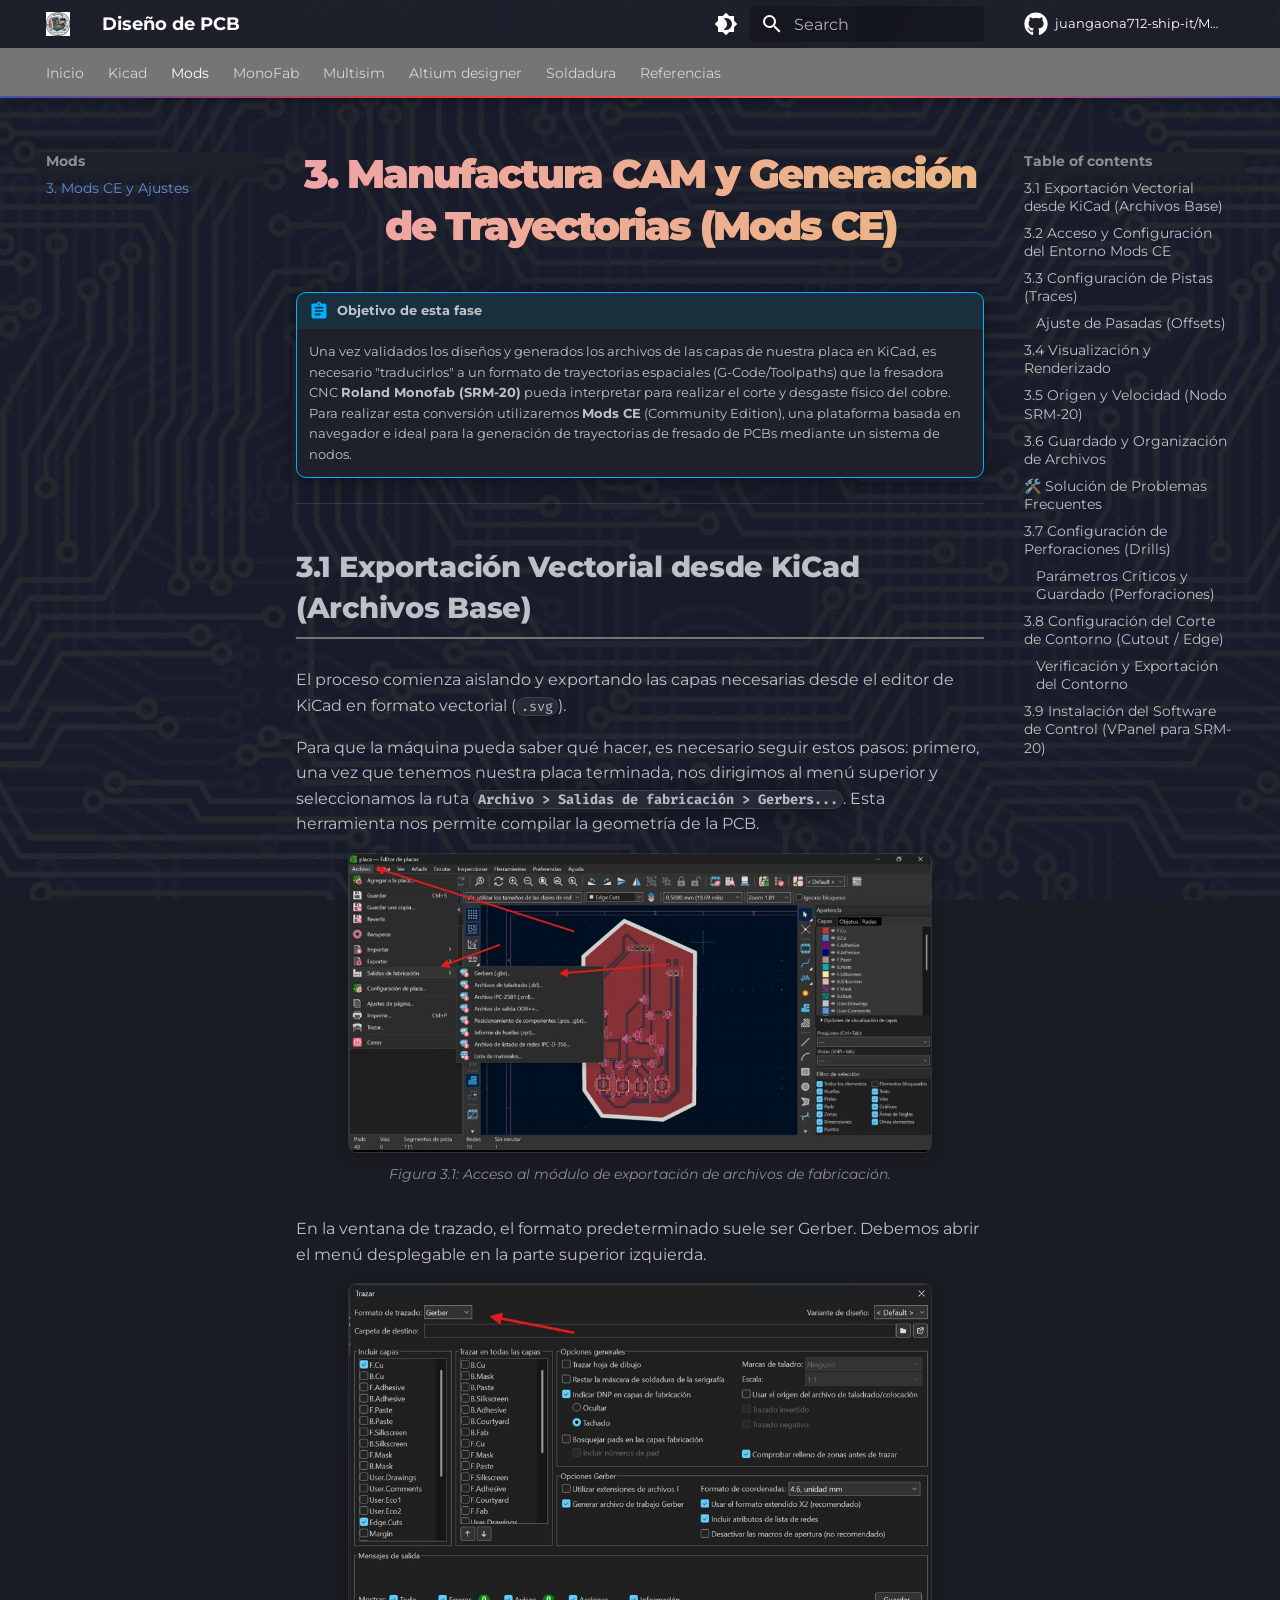
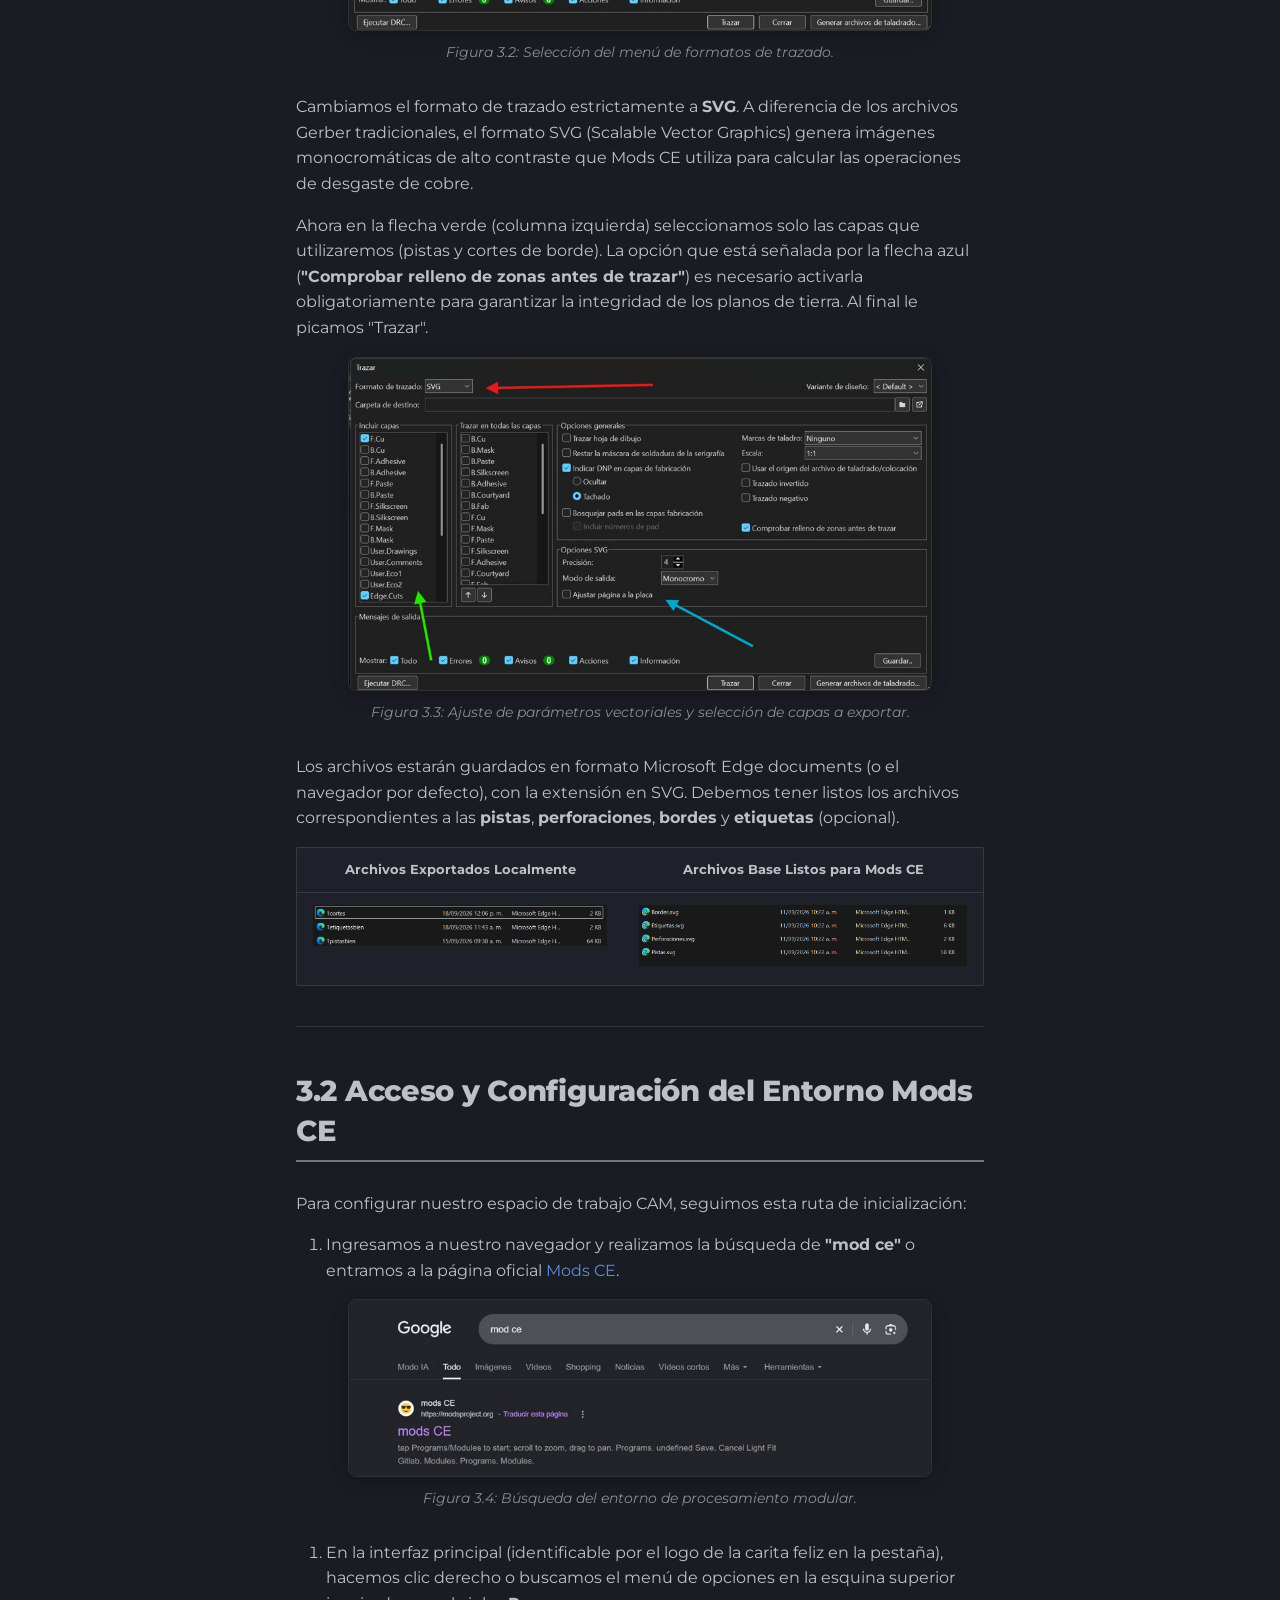
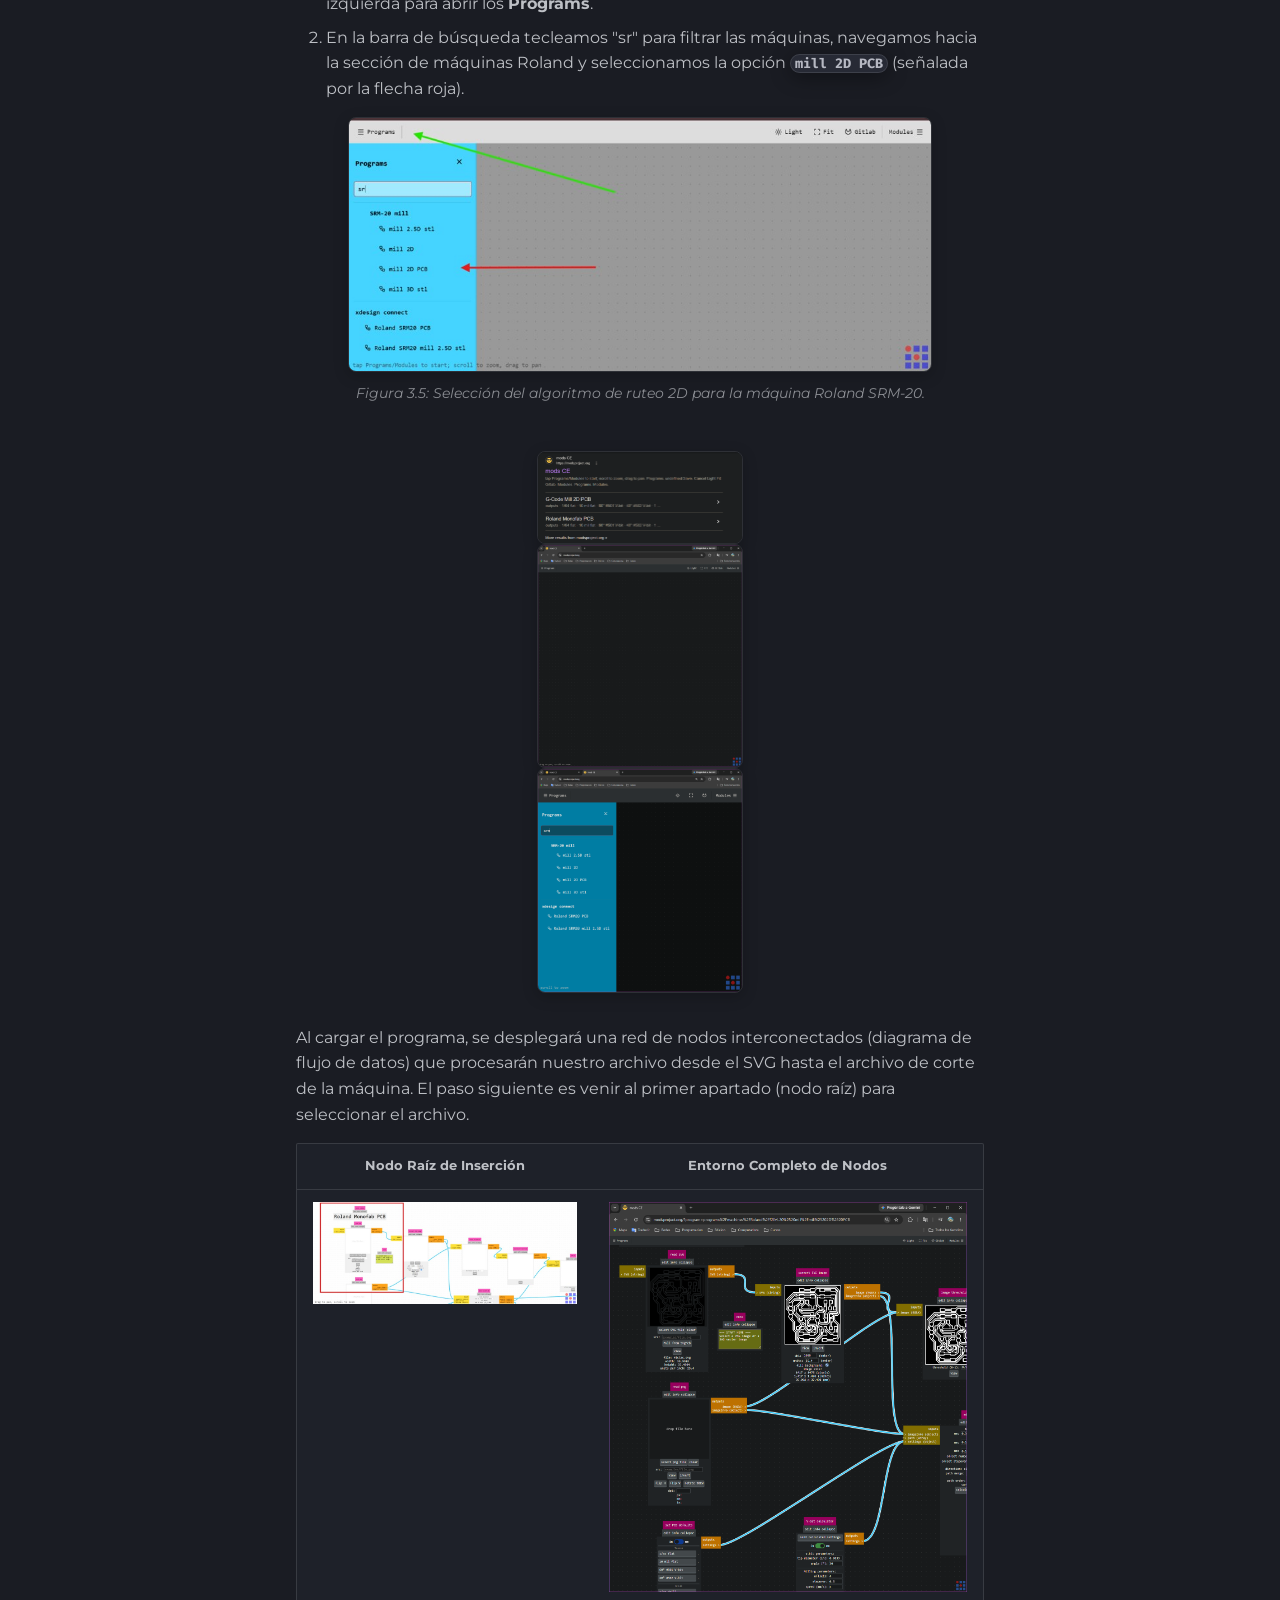
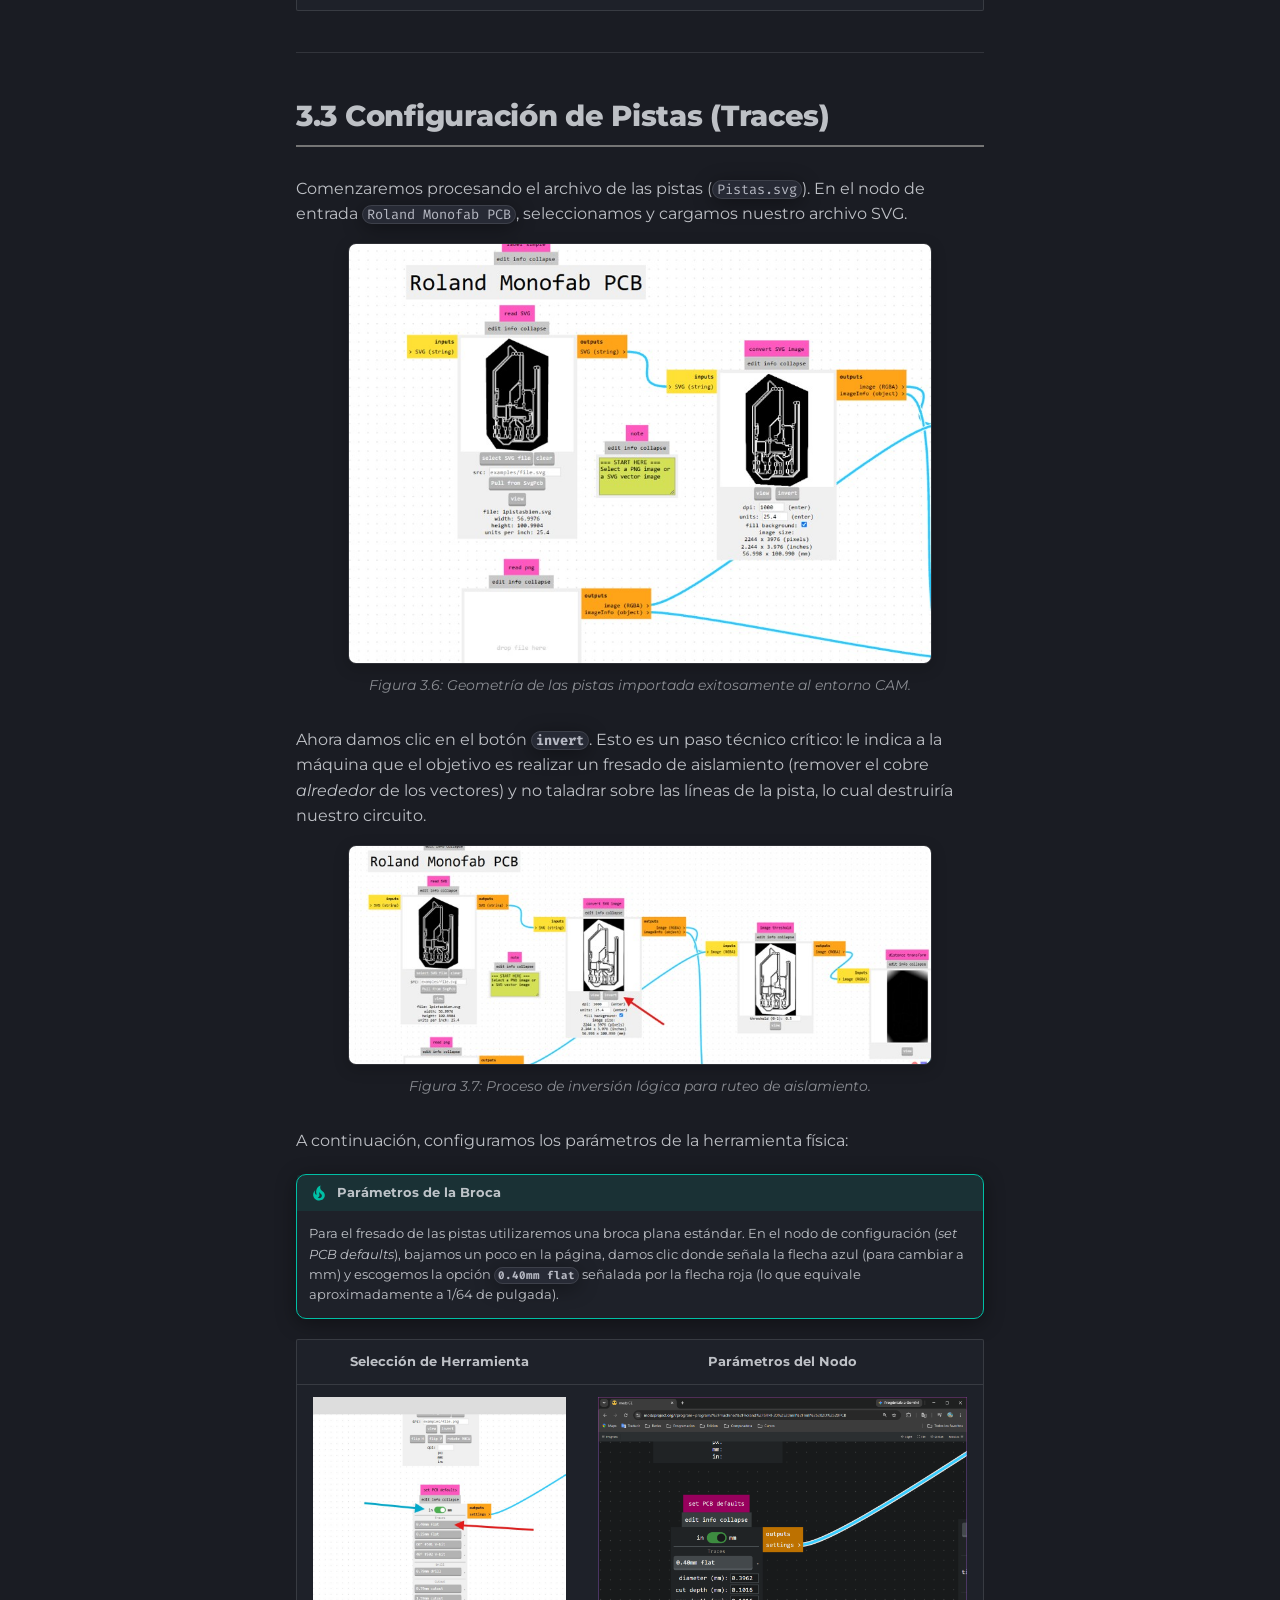
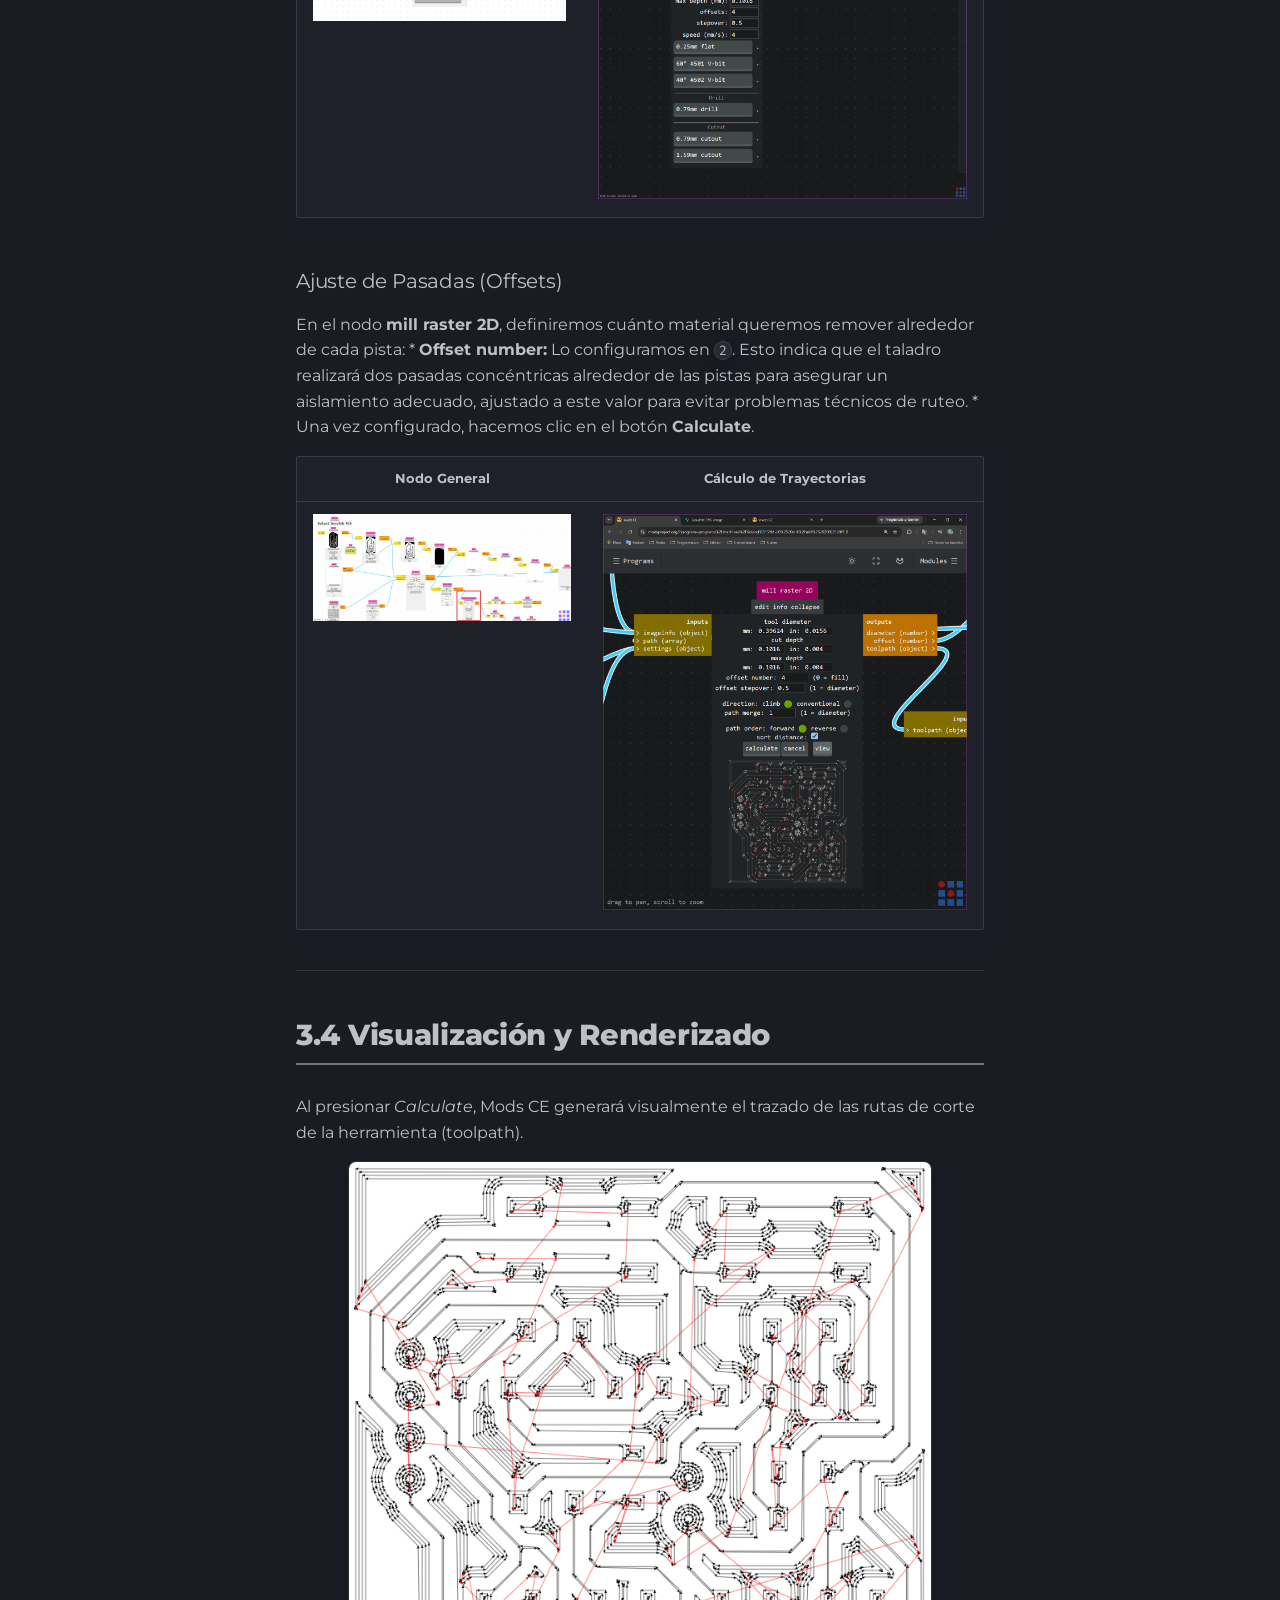
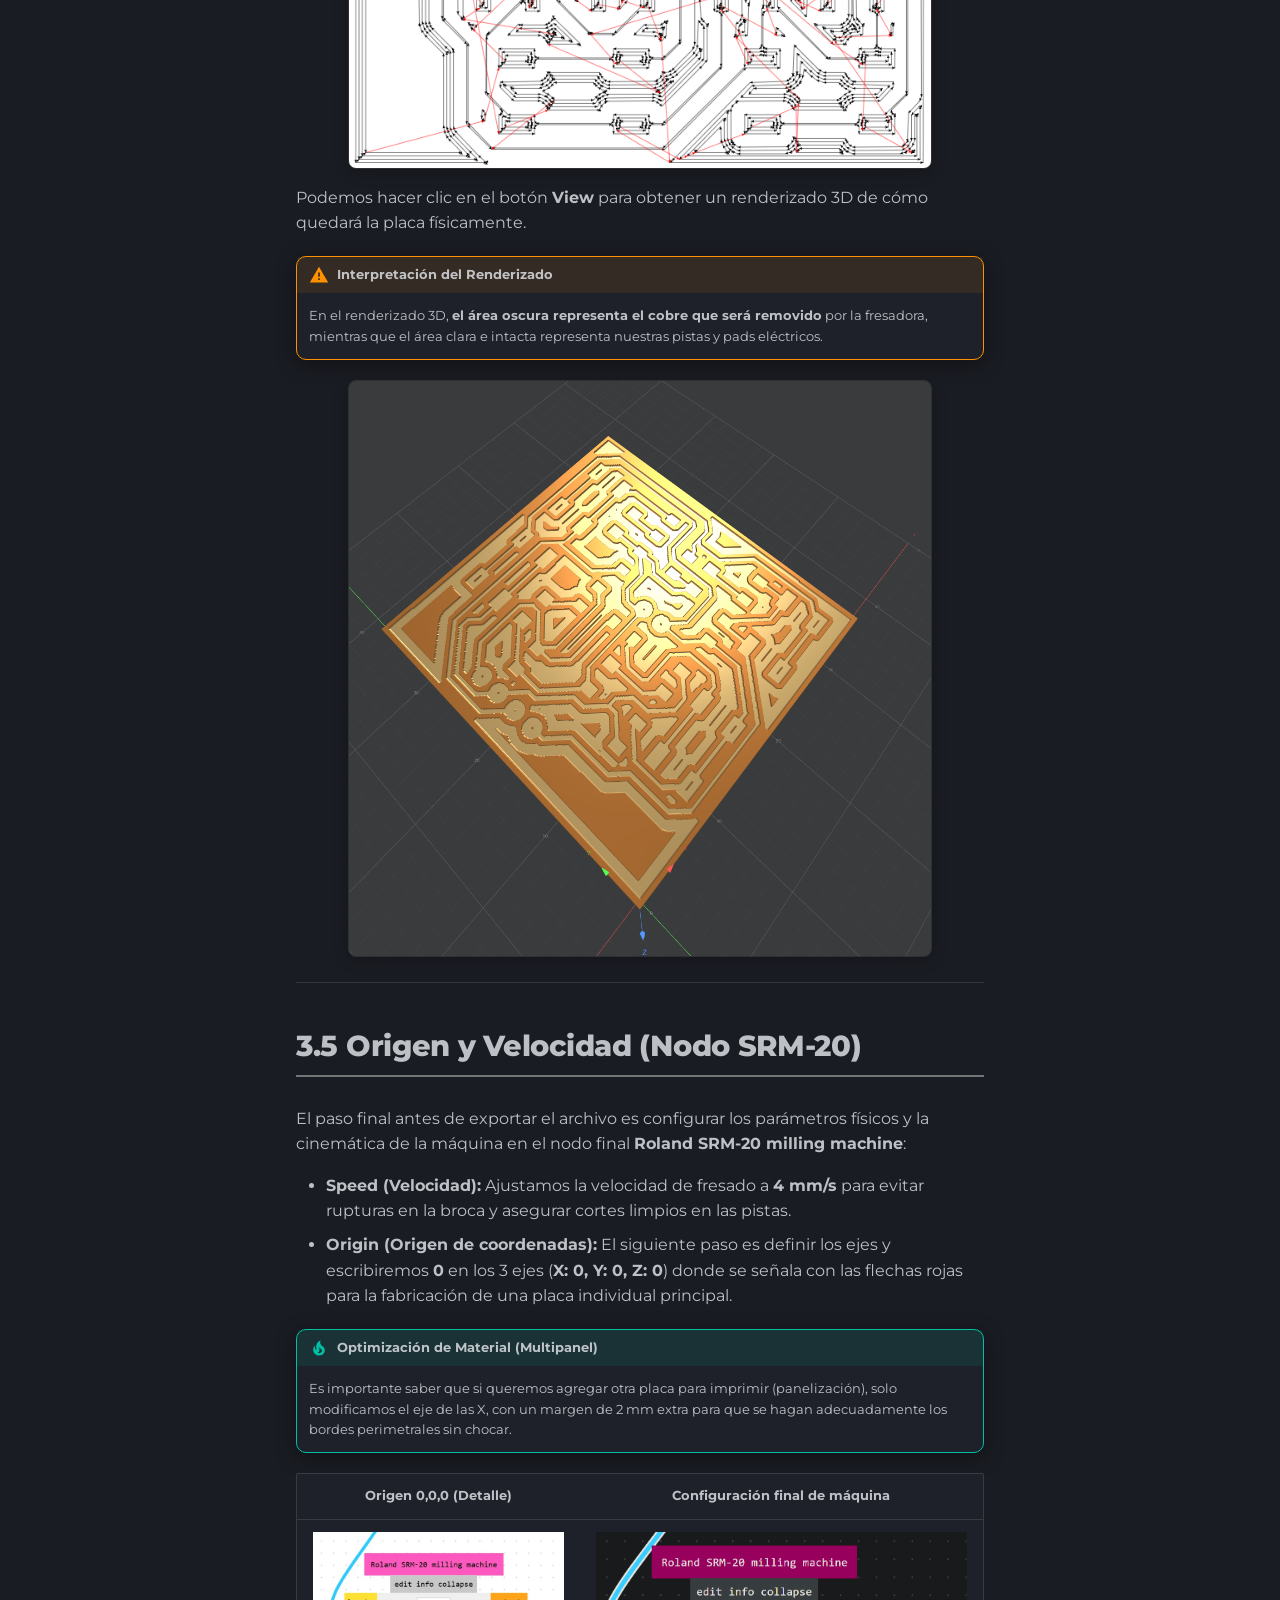
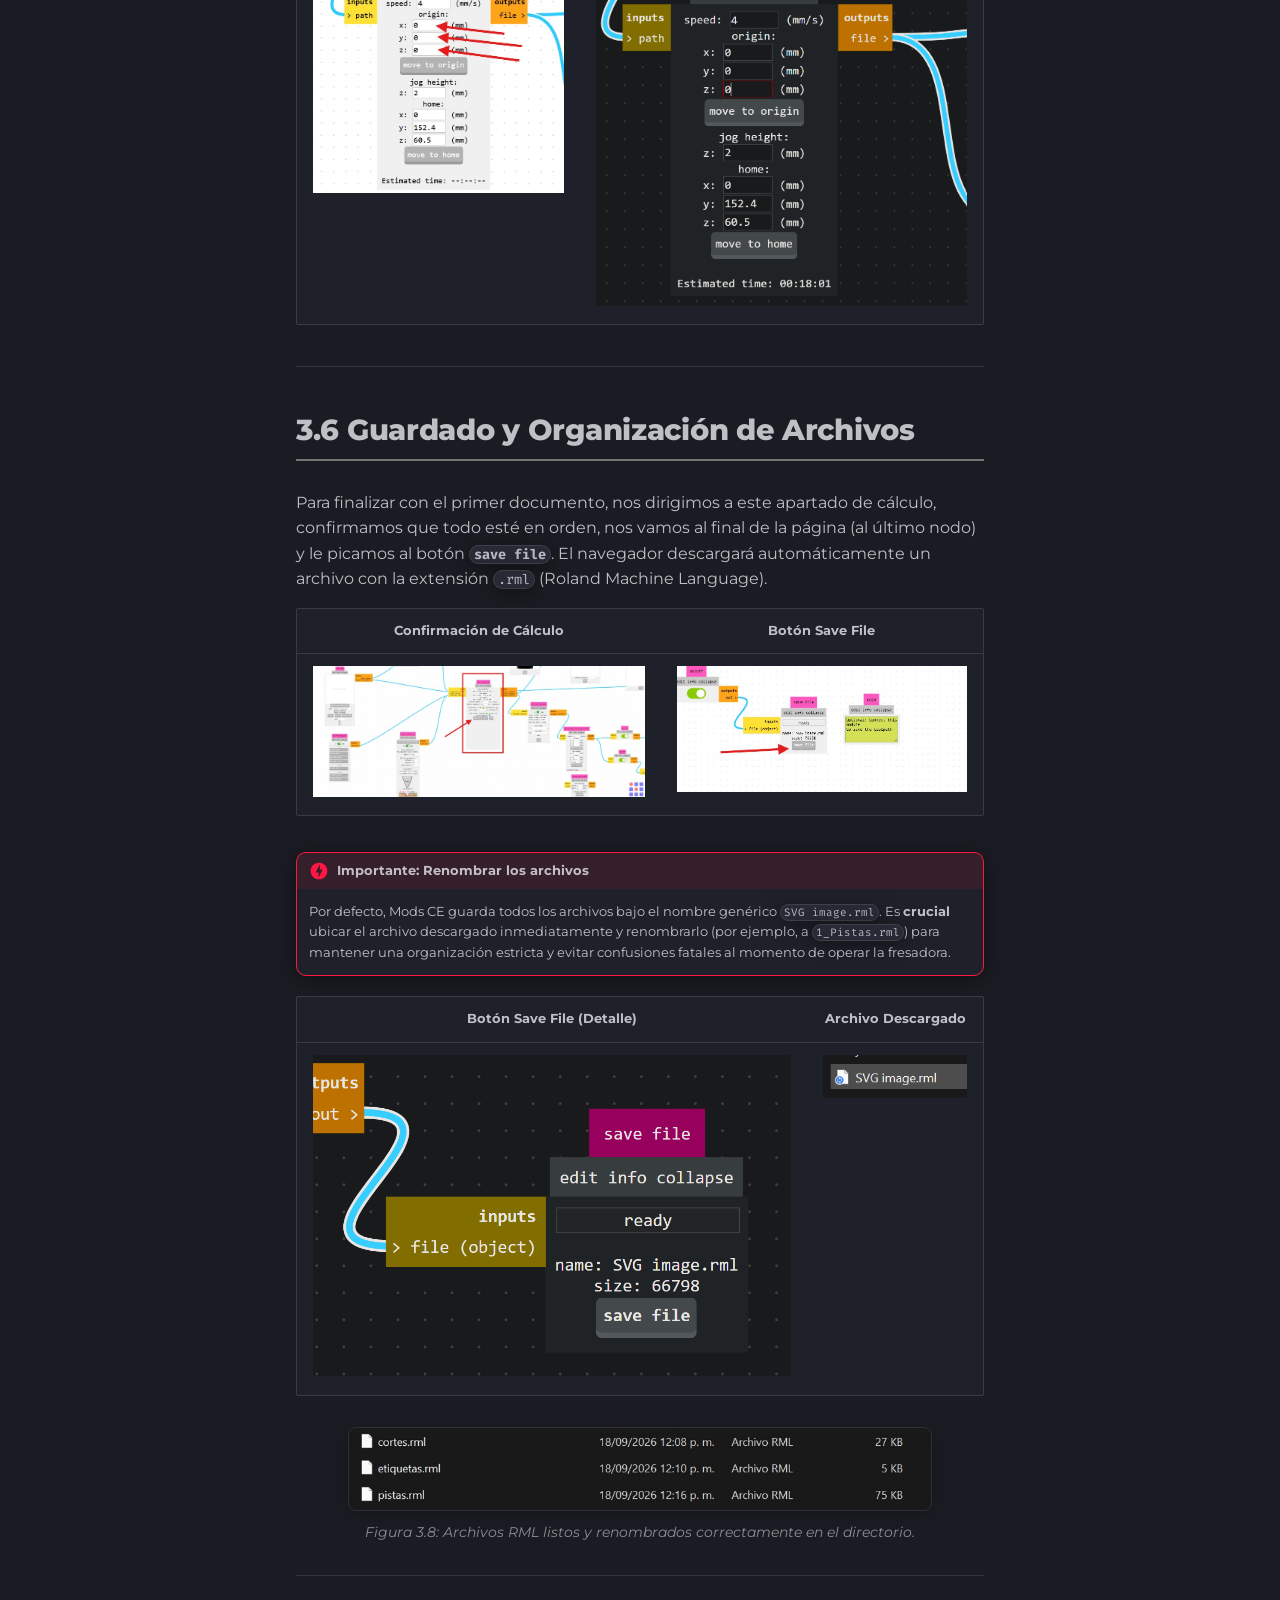
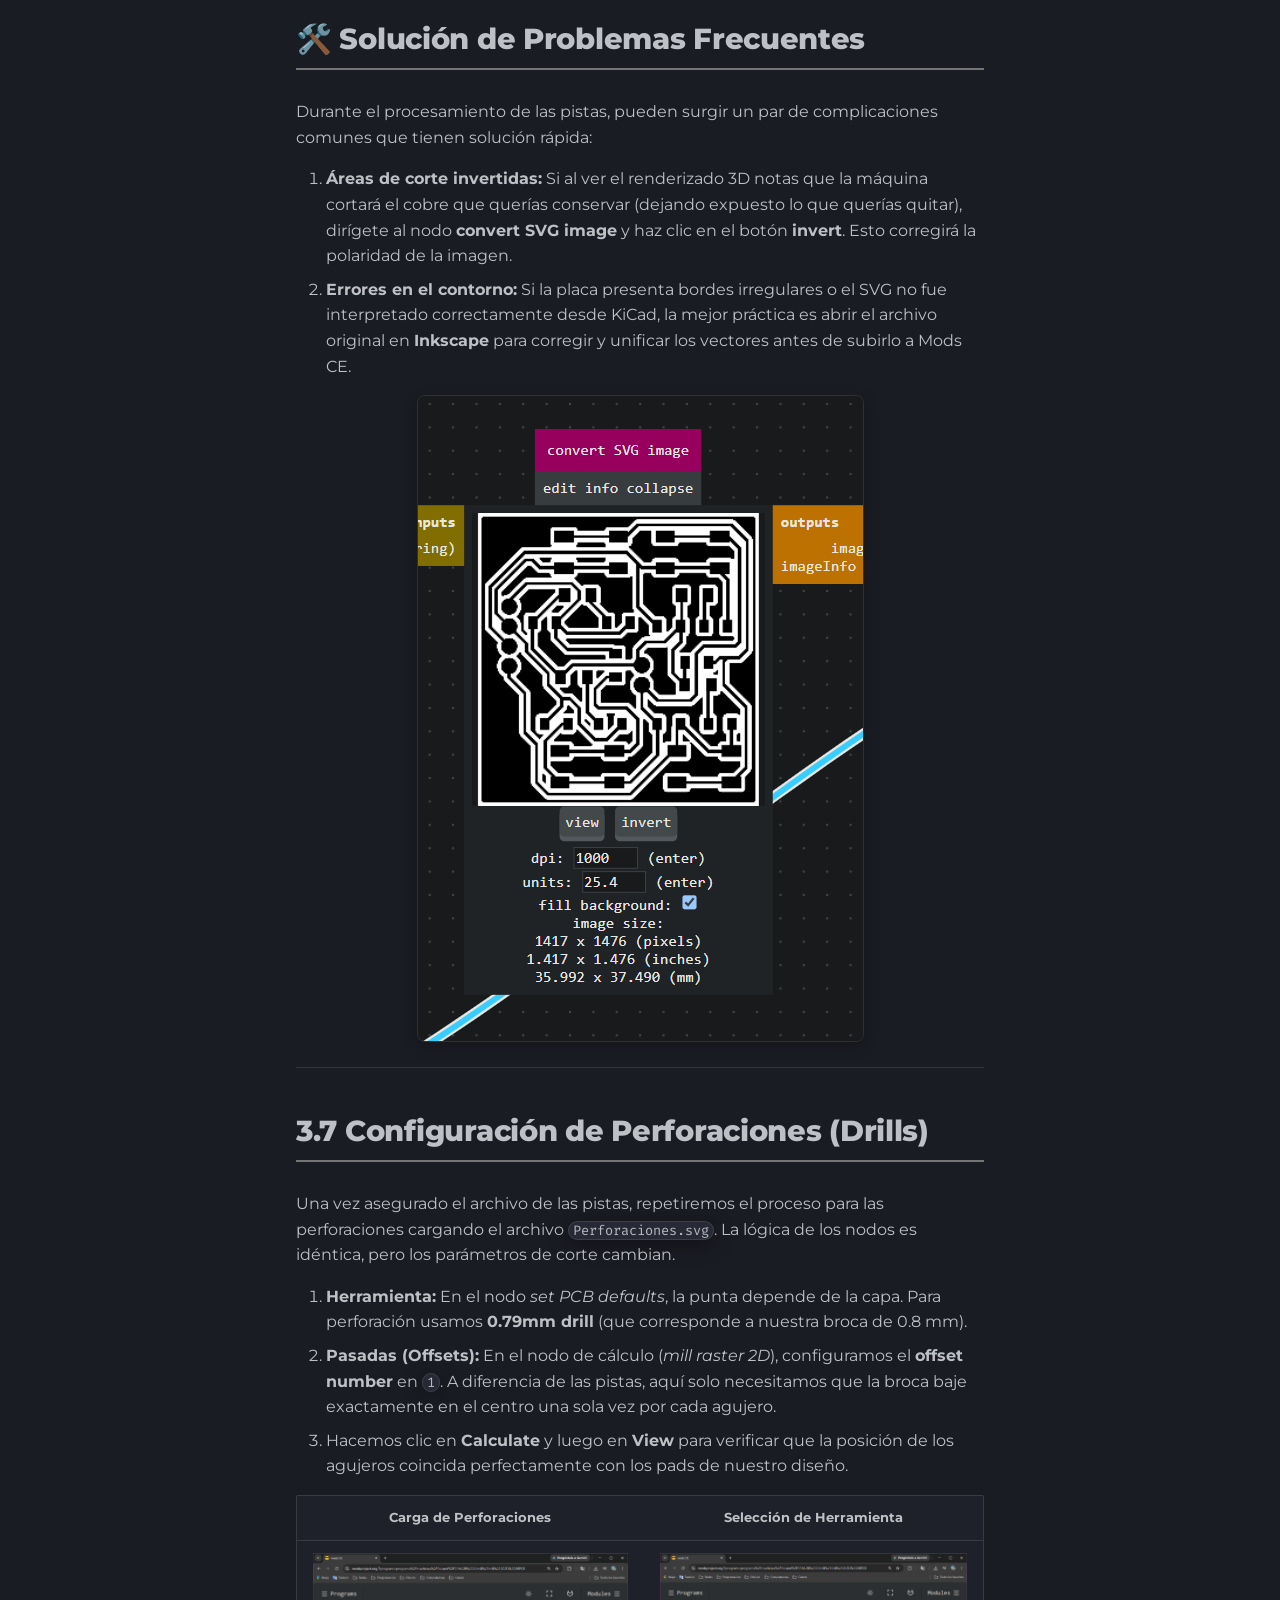
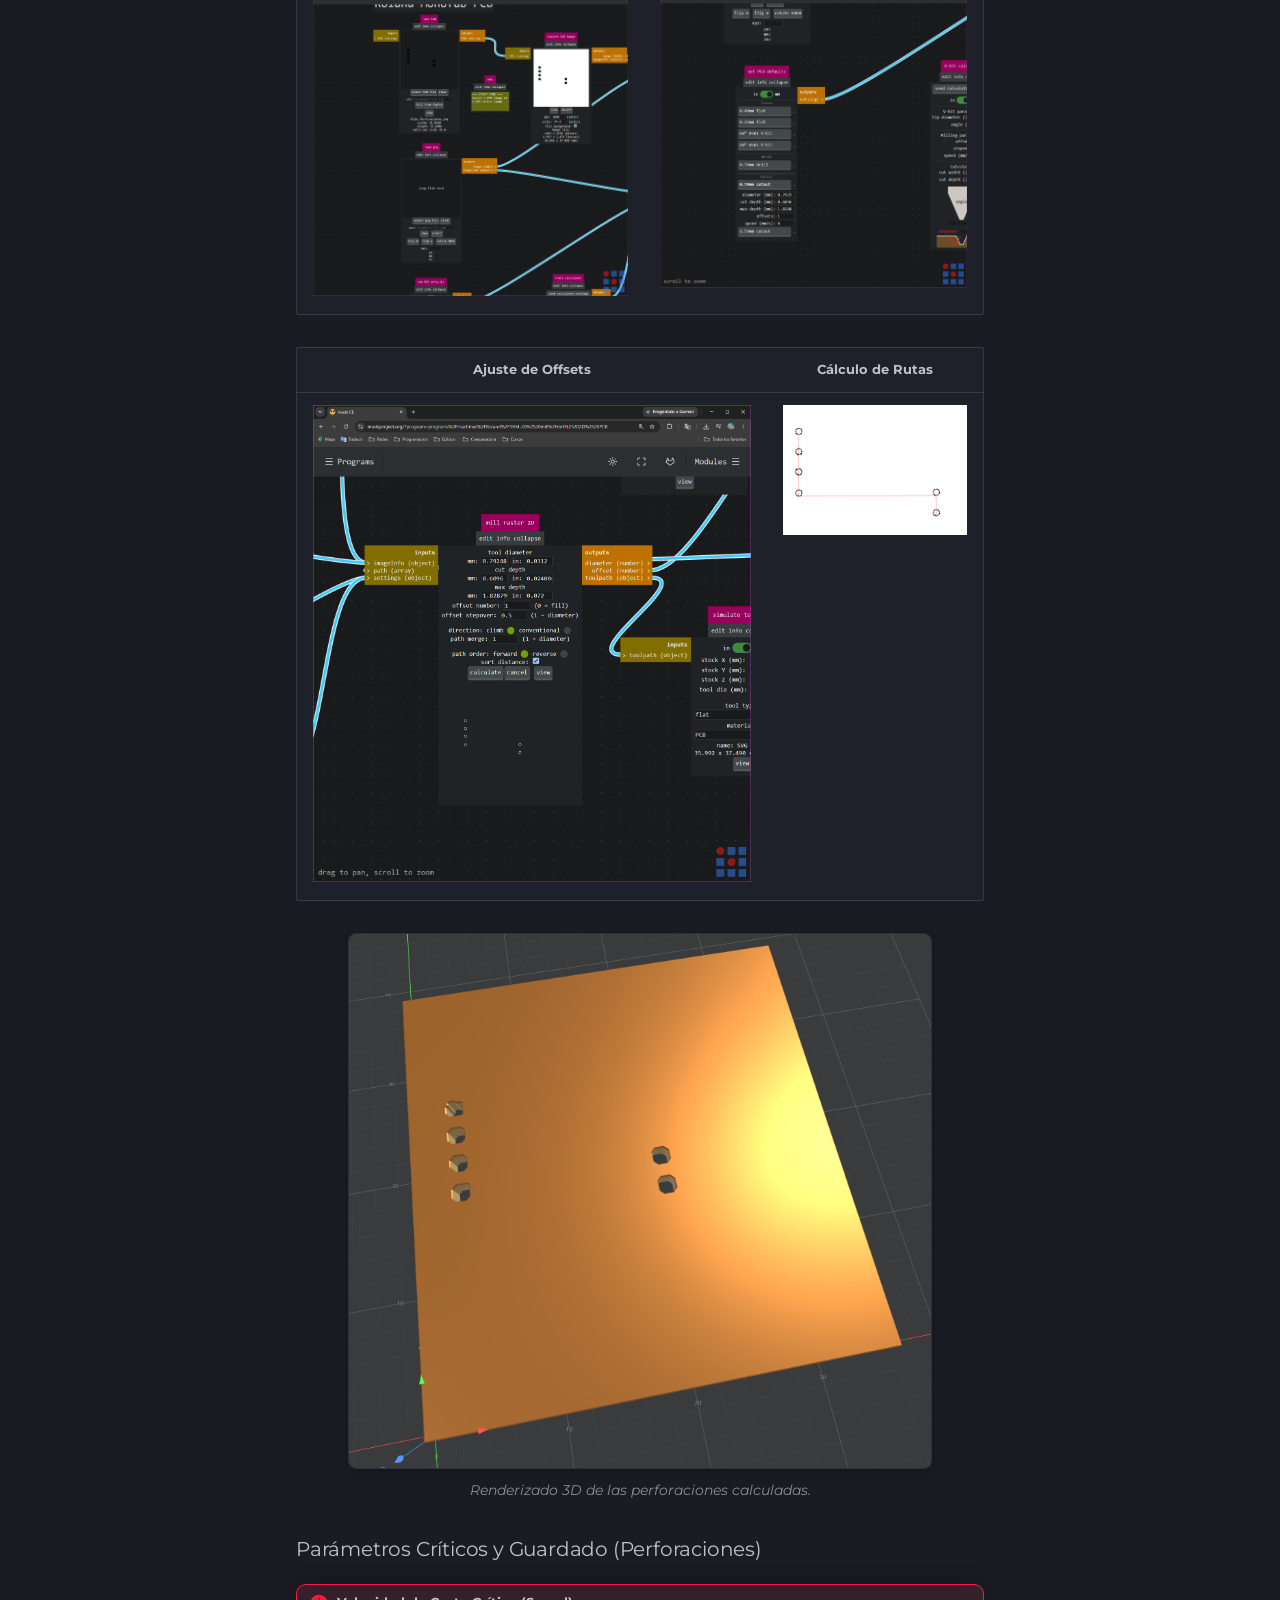
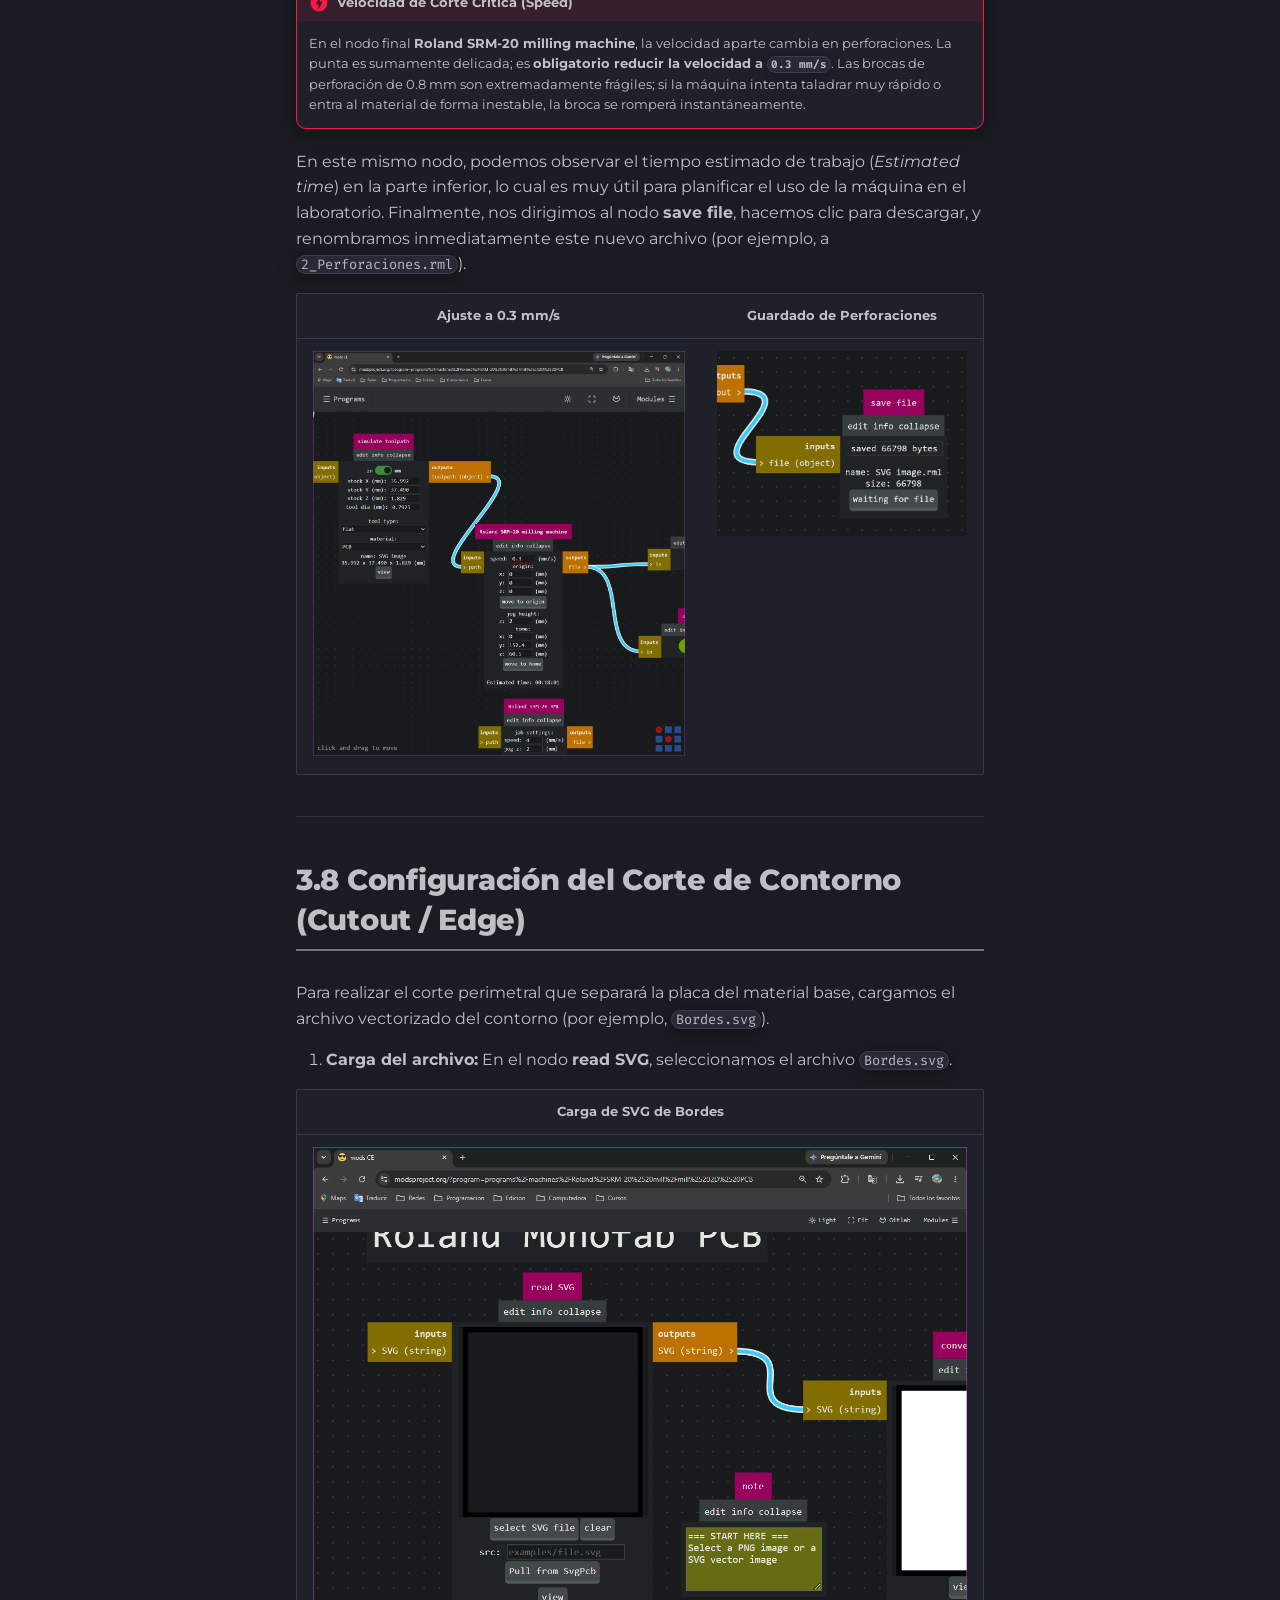
<file: mods-ce/index.html>
<!doctype html>
<html lang="en" class="no-js">
  <head>
    
      <meta charset="utf-8">
      <meta name="viewport" content="width=device-width,initial-scale=1">
      
        <meta name="description" content="Documentación técnica del diseño y ruteo de circuito impreso.">
      
      
        <meta name="author" content="Juan Manuel Gaona Serrano">
      
      
      
        <link rel="prev" href="../editor-placas/">
      
      
        <link rel="next" href="../monoFab/">
      
      
        
      
      
      <link rel="icon" href="../material/developer-board">
      <meta name="generator" content="mkdocs-1.6.1, mkdocs-material-9.8.2">
    
    
      
        <title>3. Mods CE y Ajustes - Diseño de PCB</title>
      
    
    
      <link rel="stylesheet" href="../assets/stylesheets/main.57a0d79d.min.css">
      
        
        <link rel="stylesheet" href="../assets/stylesheets/palette.fb2fffe2.min.css">
      
      


    
    
      
    
    
      
        
        
        <link rel="preconnect" href="https://fonts.gstatic.com" crossorigin>
        <link rel="stylesheet" href="https://fonts.googleapis.com/css?family=Montserrat:300,300i,400,400i,700,700i%7CFira+Code:400,400i,700,700i&display=fallback">
        <style>:root{--md-text-font:"Montserrat";--md-code-font:"Fira Code"}</style>
      
    
    
      <link rel="stylesheet" href="../stylesheets/custom.css">
    
    <script>__md_scope=new URL("..",location),__md_hash=e=>[...e].reduce(((e,_)=>(e<<5)-e+_.charCodeAt(0)),0),__md_get=(e,_=localStorage,t=__md_scope)=>JSON.parse(_.getItem(t.pathname+"."+e)),__md_set=(e,_,t=localStorage,a=__md_scope)=>{try{t.setItem(a.pathname+"."+e,JSON.stringify(_))}catch(e){}}</script>
    
      

    
    
  </head>
  
  
    
    
      
    
    
    
    
    <body dir="ltr" data-md-color-scheme="slate" data-md-color-primary="grey" data-md-color-accent="amber">
  
    
    <input class="md-toggle" data-md-toggle="drawer" type="checkbox" id="__drawer" autocomplete="off">
    <input class="md-toggle" data-md-toggle="search" type="checkbox" id="__search" autocomplete="off">
    <label class="md-overlay" for="__drawer"></label>
    <div data-md-component="skip">
      
        
        <a href="#3-manufactura-cam-y-generacion-de-trayectorias-mods-ce" class="md-skip">
          Skip to content
        </a>
      
    </div>
    <div data-md-component="announce">
      
    </div>
    
    
      

  

<header class="md-header md-header--shadow md-header--lifted" data-md-component="header">
  <nav class="md-header__inner md-grid" aria-label="Header">
    <a href=".." title="Diseño de PCB" class="md-header__button md-logo" aria-label="Diseño de PCB" data-md-component="logo">
      
  <img src="../img/logo.jpg" alt="logo">

    </a>
    <label class="md-header__button md-icon" for="__drawer">
      
      <svg xmlns="http://www.w3.org/2000/svg" viewBox="0 0 24 24"><path d="M3 6h18v2H3zm0 5h18v2H3zm0 5h18v2H3z"/></svg>
    </label>
    <div class="md-header__title" data-md-component="header-title">
      <div class="md-header__ellipsis">
        <div class="md-header__topic">
          <span class="md-ellipsis">
            Diseño de PCB
          </span>
        </div>
        <div class="md-header__topic" data-md-component="header-topic">
          <span class="md-ellipsis">
            
              3. Mods CE y Ajustes
            
          </span>
        </div>
      </div>
    </div>
    
      
        <form class="md-header__option" data-md-component="palette">
  
    
    
    
    <input class="md-option" data-md-color-media="" data-md-color-scheme="slate" data-md-color-primary="grey" data-md-color-accent="amber"  aria-label="Cambiar a modo claro"  type="radio" name="__palette" id="__palette_0">
    
      <label class="md-header__button md-icon" title="Cambiar a modo claro" for="__palette_1" hidden>
        <svg xmlns="http://www.w3.org/2000/svg" viewBox="0 0 24 24"><path d="M12 18c-.89 0-1.74-.2-2.5-.55C11.56 16.5 13 14.42 13 12s-1.44-4.5-3.5-5.45C10.26 6.2 11.11 6 12 6a6 6 0 0 1 6 6 6 6 0 0 1-6 6m8-9.31V4h-4.69L12 .69 8.69 4H4v4.69L.69 12 4 15.31V20h4.69L12 23.31 15.31 20H20v-4.69L23.31 12z"/></svg>
      </label>
    
  
    
    
    
    <input class="md-option" data-md-color-media="" data-md-color-scheme="default" data-md-color-primary="blue-grey" data-md-color-accent="blue"  aria-label="Cambiar a modo oscuro"  type="radio" name="__palette" id="__palette_1">
    
      <label class="md-header__button md-icon" title="Cambiar a modo oscuro" for="__palette_0" hidden>
        <svg xmlns="http://www.w3.org/2000/svg" viewBox="0 0 24 24"><path d="M12 8a4 4 0 0 0-4 4 4 4 0 0 0 4 4 4 4 0 0 0 4-4 4 4 0 0 0-4-4m0 10a6 6 0 0 1-6-6 6 6 0 0 1 6-6 6 6 0 0 1 6 6 6 6 0 0 1-6 6m8-9.31V4h-4.69L12 .69 8.69 4H4v4.69L.69 12 4 15.31V20h4.69L12 23.31 15.31 20H20v-4.69L23.31 12z"/></svg>
      </label>
    
  
</form>
      
    
    
      <script>var palette=__md_get("__palette");if(palette&&palette.color){if("(prefers-color-scheme)"===palette.color.media){var media=matchMedia("(prefers-color-scheme: light)"),input=document.querySelector(media.matches?"[data-md-color-media='(prefers-color-scheme: light)']":"[data-md-color-media='(prefers-color-scheme: dark)']");palette.color.media=input.getAttribute("data-md-color-media"),palette.color.scheme=input.getAttribute("data-md-color-scheme"),palette.color.primary=input.getAttribute("data-md-color-primary"),palette.color.accent=input.getAttribute("data-md-color-accent")}for(var[key,value]of Object.entries(palette.color))document.body.setAttribute("data-md-color-"+key,value)}</script>
    
    
    
      
      
        <label class="md-header__button md-icon" for="__search">
          
          <svg xmlns="http://www.w3.org/2000/svg" viewBox="0 0 24 24"><path d="M9.5 3A6.5 6.5 0 0 1 16 9.5c0 1.61-.59 3.09-1.56 4.23l.27.27h.79l5 5-1.5 1.5-5-5v-.79l-.27-.27A6.52 6.52 0 0 1 9.5 16 6.5 6.5 0 0 1 3 9.5 6.5 6.5 0 0 1 9.5 3m0 2C7 5 5 7 5 9.5S7 14 9.5 14 14 12 14 9.5 12 5 9.5 5"/></svg>
        </label>
        <div class="md-search" data-md-component="search" role="dialog">
  <label class="md-search__overlay" for="__search"></label>
  <div class="md-search__inner" role="search">
    <form class="md-search__form" name="search">
      <input type="text" class="md-search__input" name="query" aria-label="Search" placeholder="Search" autocapitalize="off" autocorrect="off" autocomplete="off" spellcheck="false" data-md-component="search-query" required>
      <label class="md-search__icon md-icon" for="__search">
        
        <svg xmlns="http://www.w3.org/2000/svg" viewBox="0 0 24 24"><path d="M9.5 3A6.5 6.5 0 0 1 16 9.5c0 1.61-.59 3.09-1.56 4.23l.27.27h.79l5 5-1.5 1.5-5-5v-.79l-.27-.27A6.52 6.52 0 0 1 9.5 16 6.5 6.5 0 0 1 3 9.5 6.5 6.5 0 0 1 9.5 3m0 2C7 5 5 7 5 9.5S7 14 9.5 14 14 12 14 9.5 12 5 9.5 5"/></svg>
        
        <svg xmlns="http://www.w3.org/2000/svg" viewBox="0 0 24 24"><path d="M20 11v2H8l5.5 5.5-1.42 1.42L4.16 12l7.92-7.92L13.5 5.5 8 11z"/></svg>
      </label>
      <nav class="md-search__options" aria-label="Search">
        
        <button type="reset" class="md-search__icon md-icon" title="Clear" aria-label="Clear" tabindex="-1">
          
          <svg xmlns="http://www.w3.org/2000/svg" viewBox="0 0 24 24"><path d="M19 6.41 17.59 5 12 10.59 6.41 5 5 6.41 10.59 12 5 17.59 6.41 19 12 13.41 17.59 19 19 17.59 13.41 12z"/></svg>
        </button>
      </nav>
      
    </form>
    <div class="md-search__output">
      <div class="md-search__scrollwrap" tabindex="0" data-md-scrollfix>
        <div class="md-search-result" data-md-component="search-result">
          <div class="md-search-result__meta">
            Initializing search
          </div>
          <ol class="md-search-result__list" role="presentation"></ol>
        </div>
      </div>
    </div>
  </div>
</div>
      
    
    
      <div class="md-header__source">
        <a href="https://github.com/juangaona712-ship-it/MonoFab-.git" title="Go to repository" class="md-source" data-md-component="source">
  <div class="md-source__icon md-icon">
    
    <svg xmlns="http://www.w3.org/2000/svg" viewBox="0 0 512 512"><!--! Font Awesome Free 7.1.0 by @fontawesome - https://fontawesome.com License - https://fontawesome.com/license/free (Icons: CC BY 4.0, Fonts: SIL OFL 1.1, Code: MIT License) Copyright 2025 Fonticons, Inc.--><path d="M173.9 397.4c0 2-2.3 3.6-5.2 3.6-3.3.3-5.6-1.3-5.6-3.6 0-2 2.3-3.6 5.2-3.6 3-.3 5.6 1.3 5.6 3.6m-31.1-4.5c-.7 2 1.3 4.3 4.3 4.9 2.6 1 5.6 0 6.2-2s-1.3-4.3-4.3-5.2c-2.6-.7-5.5.3-6.2 2.3m44.2-1.7c-2.9.7-4.9 2.6-4.6 4.9.3 2 2.9 3.3 5.9 2.6 2.9-.7 4.9-2.6 4.6-4.6-.3-1.9-3-3.2-5.9-2.9M252.8 8C114.1 8 8 113.3 8 252c0 110.9 69.8 205.8 169.5 239.2 12.8 2.3 17.3-5.6 17.3-12.1 0-6.2-.3-40.4-.3-61.4 0 0-70 15-84.7-29.8 0 0-11.4-29.1-27.8-36.6 0 0-22.9-15.7 1.6-15.4 0 0 24.9 2 38.6 25.8 21.9 38.6 58.6 27.5 72.9 20.9 2.3-16 8.8-27.1 16-33.7-55.9-6.2-112.3-14.3-112.3-110.5 0-27.5 7.6-41.3 23.6-58.9-2.6-6.5-11.1-33.3 2.6-67.9 20.9-6.5 69 27 69 27 20-5.6 41.5-8.5 62.8-8.5s42.8 2.9 62.8 8.5c0 0 48.1-33.6 69-27 13.7 34.7 5.2 61.4 2.6 67.9 16 17.7 25.8 31.5 25.8 58.9 0 96.5-58.9 104.2-114.8 110.5 9.2 7.9 17 22.9 17 46.4 0 33.7-.3 75.4-.3 83.6 0 6.5 4.6 14.4 17.3 12.1C436.2 457.8 504 362.9 504 252 504 113.3 391.5 8 252.8 8M105.2 352.9c-1.3 1-1 3.3.7 5.2 1.6 1.6 3.9 2.3 5.2 1 1.3-1 1-3.3-.7-5.2-1.6-1.6-3.9-2.3-5.2-1m-10.8-8.1c-.7 1.3.3 2.9 2.3 3.9 1.6 1 3.6.7 4.3-.7.7-1.3-.3-2.9-2.3-3.9-2-.6-3.6-.3-4.3.7m32.4 35.6c-1.6 1.3-1 4.3 1.3 6.2 2.3 2.3 5.2 2.6 6.5 1 1.3-1.3.7-4.3-1.3-6.2-2.2-2.3-5.2-2.6-6.5-1m-11.4-14.7c-1.6 1-1.6 3.6 0 5.9s4.3 3.3 5.6 2.3c1.6-1.3 1.6-3.9 0-6.2-1.4-2.3-4-3.3-5.6-2"/></svg>
  </div>
  <div class="md-source__repository">
    juangaona712-ship-it/MonoFab
  </div>
</a>
      </div>
    
  </nav>
  
    
      
<nav class="md-tabs" aria-label="Tabs" data-md-component="tabs">
  <div class="md-grid">
    <ul class="md-tabs__list">
      
        
  
  
  
  
    <li class="md-tabs__item">
      <a href=".." class="md-tabs__link">
        
  
  
    
  
  Inicio

      </a>
    </li>
  

      
        
  
  
  
  
    
    
      <li class="md-tabs__item">
        <a href="../esquematico/" class="md-tabs__link">
          
  
  
  Kicad

        </a>
      </li>
    
  

      
        
  
  
  
    
  
  
    
    
      <li class="md-tabs__item md-tabs__item--active">
        <a href="./" class="md-tabs__link">
          
  
  
  Mods

        </a>
      </li>
    
  

      
        
  
  
  
  
    
    
      <li class="md-tabs__item">
        <a href="../monoFab/" class="md-tabs__link">
          
  
  
  MonoFab

        </a>
      </li>
    
  

      
        
  
  
  
  
    
    
      <li class="md-tabs__item">
        <a href="../multisim/" class="md-tabs__link">
          
  
  
  Multisim

        </a>
      </li>
    
  

      
        
  
  
  
  
    
    
      <li class="md-tabs__item">
        <a href="../altium/" class="md-tabs__link">
          
  
  
  Altium designer

        </a>
      </li>
    
  

      
        
  
  
  
  
    
    
      <li class="md-tabs__item">
        <a href="../soldadura/" class="md-tabs__link">
          
  
  
  Soldadura

        </a>
      </li>
    
  

      
        
  
  
  
  
    <li class="md-tabs__item">
      <a href="../recursos/" class="md-tabs__link">
        
  
  
    
  
  Referencias

      </a>
    </li>
  

      
    </ul>
  </div>
</nav>
    
  
</header>
    
    <div class="md-container" data-md-component="container">
      
      
        
      
      <main class="md-main" data-md-component="main">
        <div class="md-main__inner md-grid">
          
            
              
              <div class="md-sidebar md-sidebar--primary" data-md-component="sidebar" data-md-type="navigation" >
                <div class="md-sidebar__scrollwrap">
                  <div class="md-sidebar__inner">
                    


  


<nav class="md-nav md-nav--primary md-nav--lifted" aria-label="Navigation" data-md-level="0">
  <label class="md-nav__title" for="__drawer">
    <a href=".." title="Diseño de PCB" class="md-nav__button md-logo" aria-label="Diseño de PCB" data-md-component="logo">
      
  <img src="../img/logo.jpg" alt="logo">

    </a>
    Diseño de PCB
  </label>
  
    <div class="md-nav__source">
      <a href="https://github.com/juangaona712-ship-it/MonoFab-.git" title="Go to repository" class="md-source" data-md-component="source">
  <div class="md-source__icon md-icon">
    
    <svg xmlns="http://www.w3.org/2000/svg" viewBox="0 0 512 512"><!--! Font Awesome Free 7.1.0 by @fontawesome - https://fontawesome.com License - https://fontawesome.com/license/free (Icons: CC BY 4.0, Fonts: SIL OFL 1.1, Code: MIT License) Copyright 2025 Fonticons, Inc.--><path d="M173.9 397.4c0 2-2.3 3.6-5.2 3.6-3.3.3-5.6-1.3-5.6-3.6 0-2 2.3-3.6 5.2-3.6 3-.3 5.6 1.3 5.6 3.6m-31.1-4.5c-.7 2 1.3 4.3 4.3 4.9 2.6 1 5.6 0 6.2-2s-1.3-4.3-4.3-5.2c-2.6-.7-5.5.3-6.2 2.3m44.2-1.7c-2.9.7-4.9 2.6-4.6 4.9.3 2 2.9 3.3 5.9 2.6 2.9-.7 4.9-2.6 4.6-4.6-.3-1.9-3-3.2-5.9-2.9M252.8 8C114.1 8 8 113.3 8 252c0 110.9 69.8 205.8 169.5 239.2 12.8 2.3 17.3-5.6 17.3-12.1 0-6.2-.3-40.4-.3-61.4 0 0-70 15-84.7-29.8 0 0-11.4-29.1-27.8-36.6 0 0-22.9-15.7 1.6-15.4 0 0 24.9 2 38.6 25.8 21.9 38.6 58.6 27.5 72.9 20.9 2.3-16 8.8-27.1 16-33.7-55.9-6.2-112.3-14.3-112.3-110.5 0-27.5 7.6-41.3 23.6-58.9-2.6-6.5-11.1-33.3 2.6-67.9 20.9-6.5 69 27 69 27 20-5.6 41.5-8.5 62.8-8.5s42.8 2.9 62.8 8.5c0 0 48.1-33.6 69-27 13.7 34.7 5.2 61.4 2.6 67.9 16 17.7 25.8 31.5 25.8 58.9 0 96.5-58.9 104.2-114.8 110.5 9.2 7.9 17 22.9 17 46.4 0 33.7-.3 75.4-.3 83.6 0 6.5 4.6 14.4 17.3 12.1C436.2 457.8 504 362.9 504 252 504 113.3 391.5 8 252.8 8M105.2 352.9c-1.3 1-1 3.3.7 5.2 1.6 1.6 3.9 2.3 5.2 1 1.3-1 1-3.3-.7-5.2-1.6-1.6-3.9-2.3-5.2-1m-10.8-8.1c-.7 1.3.3 2.9 2.3 3.9 1.6 1 3.6.7 4.3-.7.7-1.3-.3-2.9-2.3-3.9-2-.6-3.6-.3-4.3.7m32.4 35.6c-1.6 1.3-1 4.3 1.3 6.2 2.3 2.3 5.2 2.6 6.5 1 1.3-1.3.7-4.3-1.3-6.2-2.2-2.3-5.2-2.6-6.5-1m-11.4-14.7c-1.6 1-1.6 3.6 0 5.9s4.3 3.3 5.6 2.3c1.6-1.3 1.6-3.9 0-6.2-1.4-2.3-4-3.3-5.6-2"/></svg>
  </div>
  <div class="md-source__repository">
    juangaona712-ship-it/MonoFab
  </div>
</a>
    </div>
  
  <ul class="md-nav__list" data-md-scrollfix>
    
      
      
  
  
  
  
    <li class="md-nav__item">
      <a href=".." class="md-nav__link">
        
  
  
  <span class="md-ellipsis">
    
  
    Inicio
  

    
  </span>
  
  

      </a>
    </li>
  

    
      
      
  
  
  
  
    
    
    
    
      
      
    
    
    <li class="md-nav__item md-nav__item--nested">
      
        
        
        <input class="md-nav__toggle md-toggle " type="checkbox" id="__nav_2" >
        
          
          <label class="md-nav__link" for="__nav_2" id="__nav_2_label" tabindex="0">
            
  
  
  <span class="md-ellipsis">
    
  
    Kicad
  

    
  </span>
  
  

            <span class="md-nav__icon md-icon"></span>
          </label>
        
        <nav class="md-nav" data-md-level="1" aria-labelledby="__nav_2_label" aria-expanded="false">
          <label class="md-nav__title" for="__nav_2">
            <span class="md-nav__icon md-icon"></span>
            
  
    Kicad
  

          </label>
          <ul class="md-nav__list" data-md-scrollfix>
            
              
                
  
  
  
  
    <li class="md-nav__item">
      <a href="../esquematico/" class="md-nav__link">
        
  
  
  <span class="md-ellipsis">
    
  
    1. Diseño del Esquemático
  

    
  </span>
  
  

      </a>
    </li>
  

              
            
              
                
  
  
  
  
    <li class="md-nav__item">
      <a href="../editor-placas/" class="md-nav__link">
        
  
  
  <span class="md-ellipsis">
    
  
    2. Editor de Placas (Layout)
  

    
  </span>
  
  

      </a>
    </li>
  

              
            
          </ul>
        </nav>
      
    </li>
  

    
      
      
  
  
    
  
  
  
    
    
    
    
      
        
        
      
      
    
    
    <li class="md-nav__item md-nav__item--active md-nav__item--section md-nav__item--nested">
      
        
        
        <input class="md-nav__toggle md-toggle " type="checkbox" id="__nav_3" checked>
        
          
          <label class="md-nav__link" for="__nav_3" id="__nav_3_label" tabindex="">
            
  
  
  <span class="md-ellipsis">
    
  
    Mods
  

    
  </span>
  
  

            <span class="md-nav__icon md-icon"></span>
          </label>
        
        <nav class="md-nav" data-md-level="1" aria-labelledby="__nav_3_label" aria-expanded="true">
          <label class="md-nav__title" for="__nav_3">
            <span class="md-nav__icon md-icon"></span>
            
  
    Mods
  

          </label>
          <ul class="md-nav__list" data-md-scrollfix>
            
              
                
  
  
    
  
  
  
    <li class="md-nav__item md-nav__item--active">
      
      <input class="md-nav__toggle md-toggle" type="checkbox" id="__toc">
      
      
        
      
      
        <label class="md-nav__link md-nav__link--active" for="__toc">
          
  
  
  <span class="md-ellipsis">
    
  
    3. Mods CE y Ajustes
  

    
  </span>
  
  

          <span class="md-nav__icon md-icon"></span>
        </label>
      
      <a href="./" class="md-nav__link md-nav__link--active">
        
  
  
  <span class="md-ellipsis">
    
  
    3. Mods CE y Ajustes
  

    
  </span>
  
  

      </a>
      
        

<nav class="md-nav md-nav--secondary" aria-label="Table of contents">
  
  
  
    
  
  
    <label class="md-nav__title" for="__toc">
      <span class="md-nav__icon md-icon"></span>
      Table of contents
    </label>
    <ul class="md-nav__list" data-md-component="toc" data-md-scrollfix>
      
        <li class="md-nav__item">
  <a href="#31-exportacion-vectorial-desde-kicad-archivos-base" class="md-nav__link">
    <span class="md-ellipsis">
      
        3.1 Exportación Vectorial desde KiCad (Archivos Base)
      
    </span>
  </a>
  
</li>
      
        <li class="md-nav__item">
  <a href="#32-acceso-y-configuracion-del-entorno-mods-ce" class="md-nav__link">
    <span class="md-ellipsis">
      
        3.2 Acceso y Configuración del Entorno Mods CE
      
    </span>
  </a>
  
</li>
      
        <li class="md-nav__item">
  <a href="#33-configuracion-de-pistas-traces" class="md-nav__link">
    <span class="md-ellipsis">
      
        3.3 Configuración de Pistas (Traces)
      
    </span>
  </a>
  
    <nav class="md-nav" aria-label="3.3 Configuración de Pistas (Traces)">
      <ul class="md-nav__list">
        
          <li class="md-nav__item">
  <a href="#ajuste-de-pasadas-offsets" class="md-nav__link">
    <span class="md-ellipsis">
      
        Ajuste de Pasadas (Offsets)
      
    </span>
  </a>
  
</li>
        
      </ul>
    </nav>
  
</li>
      
        <li class="md-nav__item">
  <a href="#34-visualizacion-y-renderizado" class="md-nav__link">
    <span class="md-ellipsis">
      
        3.4 Visualización y Renderizado
      
    </span>
  </a>
  
</li>
      
        <li class="md-nav__item">
  <a href="#35-origen-y-velocidad-nodo-srm-20" class="md-nav__link">
    <span class="md-ellipsis">
      
        3.5 Origen y Velocidad (Nodo SRM-20)
      
    </span>
  </a>
  
</li>
      
        <li class="md-nav__item">
  <a href="#36-guardado-y-organizacion-de-archivos" class="md-nav__link">
    <span class="md-ellipsis">
      
        3.6 Guardado y Organización de Archivos
      
    </span>
  </a>
  
</li>
      
        <li class="md-nav__item">
  <a href="#solucion-de-problemas-frecuentes" class="md-nav__link">
    <span class="md-ellipsis">
      
        🛠️ Solución de Problemas Frecuentes
      
    </span>
  </a>
  
</li>
      
        <li class="md-nav__item">
  <a href="#37-configuracion-de-perforaciones-drills" class="md-nav__link">
    <span class="md-ellipsis">
      
        3.7 Configuración de Perforaciones (Drills)
      
    </span>
  </a>
  
    <nav class="md-nav" aria-label="3.7 Configuración de Perforaciones (Drills)">
      <ul class="md-nav__list">
        
          <li class="md-nav__item">
  <a href="#parametros-criticos-y-guardado-perforaciones" class="md-nav__link">
    <span class="md-ellipsis">
      
        Parámetros Críticos y Guardado (Perforaciones)
      
    </span>
  </a>
  
</li>
        
      </ul>
    </nav>
  
</li>
      
        <li class="md-nav__item">
  <a href="#38-configuracion-del-corte-de-contorno-cutout-edge" class="md-nav__link">
    <span class="md-ellipsis">
      
        3.8 Configuración del Corte de Contorno (Cutout / Edge)
      
    </span>
  </a>
  
    <nav class="md-nav" aria-label="3.8 Configuración del Corte de Contorno (Cutout / Edge)">
      <ul class="md-nav__list">
        
          <li class="md-nav__item">
  <a href="#verificacion-y-exportacion-del-contorno" class="md-nav__link">
    <span class="md-ellipsis">
      
        Verificación y Exportación del Contorno
      
    </span>
  </a>
  
</li>
        
      </ul>
    </nav>
  
</li>
      
        <li class="md-nav__item">
  <a href="#39-instalacion-del-software-de-control-vpanel-para-srm-20" class="md-nav__link">
    <span class="md-ellipsis">
      
        3.9 Instalación del Software de Control (VPanel para SRM-20)
      
    </span>
  </a>
  
</li>
      
    </ul>
  
</nav>
      
    </li>
  

              
            
          </ul>
        </nav>
      
    </li>
  

    
      
      
  
  
  
  
    
    
    
    
      
      
    
    
    <li class="md-nav__item md-nav__item--nested">
      
        
        
        <input class="md-nav__toggle md-toggle " type="checkbox" id="__nav_4" >
        
          
          <label class="md-nav__link" for="__nav_4" id="__nav_4_label" tabindex="0">
            
  
  
  <span class="md-ellipsis">
    
  
    MonoFab
  

    
  </span>
  
  

            <span class="md-nav__icon md-icon"></span>
          </label>
        
        <nav class="md-nav" data-md-level="1" aria-labelledby="__nav_4_label" aria-expanded="false">
          <label class="md-nav__title" for="__nav_4">
            <span class="md-nav__icon md-icon"></span>
            
  
    MonoFab
  

          </label>
          <ul class="md-nav__list" data-md-scrollfix>
            
              
                
  
  
  
  
    <li class="md-nav__item">
      <a href="../monoFab/" class="md-nav__link">
        
  
  
  <span class="md-ellipsis">
    
  
    4. MonoFab
  

    
  </span>
  
  

      </a>
    </li>
  

              
            
          </ul>
        </nav>
      
    </li>
  

    
      
      
  
  
  
  
    
    
    
    
      
      
    
    
    <li class="md-nav__item md-nav__item--nested">
      
        
        
        <input class="md-nav__toggle md-toggle " type="checkbox" id="__nav_5" >
        
          
          <label class="md-nav__link" for="__nav_5" id="__nav_5_label" tabindex="0">
            
  
  
  <span class="md-ellipsis">
    
  
    Multisim
  

    
  </span>
  
  

            <span class="md-nav__icon md-icon"></span>
          </label>
        
        <nav class="md-nav" data-md-level="1" aria-labelledby="__nav_5_label" aria-expanded="false">
          <label class="md-nav__title" for="__nav_5">
            <span class="md-nav__icon md-icon"></span>
            
  
    Multisim
  

          </label>
          <ul class="md-nav__list" data-md-scrollfix>
            
              
                
  
  
  
  
    <li class="md-nav__item">
      <a href="../multisim/" class="md-nav__link">
        
  
  
  <span class="md-ellipsis">
    
  
    5. Multisim
  

    
  </span>
  
  

      </a>
    </li>
  

              
            
          </ul>
        </nav>
      
    </li>
  

    
      
      
  
  
  
  
    
    
    
    
      
      
    
    
    <li class="md-nav__item md-nav__item--nested">
      
        
        
        <input class="md-nav__toggle md-toggle " type="checkbox" id="__nav_6" >
        
          
          <label class="md-nav__link" for="__nav_6" id="__nav_6_label" tabindex="0">
            
  
  
  <span class="md-ellipsis">
    
  
    Altium designer
  

    
  </span>
  
  

            <span class="md-nav__icon md-icon"></span>
          </label>
        
        <nav class="md-nav" data-md-level="1" aria-labelledby="__nav_6_label" aria-expanded="false">
          <label class="md-nav__title" for="__nav_6">
            <span class="md-nav__icon md-icon"></span>
            
  
    Altium designer
  

          </label>
          <ul class="md-nav__list" data-md-scrollfix>
            
              
                
  
  
  
  
    <li class="md-nav__item">
      <a href="../altium/" class="md-nav__link">
        
  
  
  <span class="md-ellipsis">
    
  
    6. Altium
  

    
  </span>
  
  

      </a>
    </li>
  

              
            
          </ul>
        </nav>
      
    </li>
  

    
      
      
  
  
  
  
    
    
    
    
      
      
    
    
    <li class="md-nav__item md-nav__item--nested">
      
        
        
        <input class="md-nav__toggle md-toggle " type="checkbox" id="__nav_7" >
        
          
          <label class="md-nav__link" for="__nav_7" id="__nav_7_label" tabindex="0">
            
  
  
  <span class="md-ellipsis">
    
  
    Soldadura
  

    
  </span>
  
  

            <span class="md-nav__icon md-icon"></span>
          </label>
        
        <nav class="md-nav" data-md-level="1" aria-labelledby="__nav_7_label" aria-expanded="false">
          <label class="md-nav__title" for="__nav_7">
            <span class="md-nav__icon md-icon"></span>
            
  
    Soldadura
  

          </label>
          <ul class="md-nav__list" data-md-scrollfix>
            
              
                
  
  
  
  
    <li class="md-nav__item">
      <a href="../soldadura/" class="md-nav__link">
        
  
  
  <span class="md-ellipsis">
    
  
    7. Soldaduras - Técnicas y Resultados
  

    
  </span>
  
  

      </a>
    </li>
  

              
            
          </ul>
        </nav>
      
    </li>
  

    
      
      
  
  
  
  
    <li class="md-nav__item">
      <a href="../recursos/" class="md-nav__link">
        
  
  
  <span class="md-ellipsis">
    
  
    Referencias
  

    
  </span>
  
  

      </a>
    </li>
  

    
  </ul>
</nav>
                  </div>
                </div>
              </div>
            
            
              
              <div class="md-sidebar md-sidebar--secondary" data-md-component="sidebar" data-md-type="toc" >
                <div class="md-sidebar__scrollwrap">
                  <div class="md-sidebar__inner">
                    

<nav class="md-nav md-nav--secondary" aria-label="Table of contents">
  
  
  
    
  
  
    <label class="md-nav__title" for="__toc">
      <span class="md-nav__icon md-icon"></span>
      Table of contents
    </label>
    <ul class="md-nav__list" data-md-component="toc" data-md-scrollfix>
      
        <li class="md-nav__item">
  <a href="#31-exportacion-vectorial-desde-kicad-archivos-base" class="md-nav__link">
    <span class="md-ellipsis">
      
        3.1 Exportación Vectorial desde KiCad (Archivos Base)
      
    </span>
  </a>
  
</li>
      
        <li class="md-nav__item">
  <a href="#32-acceso-y-configuracion-del-entorno-mods-ce" class="md-nav__link">
    <span class="md-ellipsis">
      
        3.2 Acceso y Configuración del Entorno Mods CE
      
    </span>
  </a>
  
</li>
      
        <li class="md-nav__item">
  <a href="#33-configuracion-de-pistas-traces" class="md-nav__link">
    <span class="md-ellipsis">
      
        3.3 Configuración de Pistas (Traces)
      
    </span>
  </a>
  
    <nav class="md-nav" aria-label="3.3 Configuración de Pistas (Traces)">
      <ul class="md-nav__list">
        
          <li class="md-nav__item">
  <a href="#ajuste-de-pasadas-offsets" class="md-nav__link">
    <span class="md-ellipsis">
      
        Ajuste de Pasadas (Offsets)
      
    </span>
  </a>
  
</li>
        
      </ul>
    </nav>
  
</li>
      
        <li class="md-nav__item">
  <a href="#34-visualizacion-y-renderizado" class="md-nav__link">
    <span class="md-ellipsis">
      
        3.4 Visualización y Renderizado
      
    </span>
  </a>
  
</li>
      
        <li class="md-nav__item">
  <a href="#35-origen-y-velocidad-nodo-srm-20" class="md-nav__link">
    <span class="md-ellipsis">
      
        3.5 Origen y Velocidad (Nodo SRM-20)
      
    </span>
  </a>
  
</li>
      
        <li class="md-nav__item">
  <a href="#36-guardado-y-organizacion-de-archivos" class="md-nav__link">
    <span class="md-ellipsis">
      
        3.6 Guardado y Organización de Archivos
      
    </span>
  </a>
  
</li>
      
        <li class="md-nav__item">
  <a href="#solucion-de-problemas-frecuentes" class="md-nav__link">
    <span class="md-ellipsis">
      
        🛠️ Solución de Problemas Frecuentes
      
    </span>
  </a>
  
</li>
      
        <li class="md-nav__item">
  <a href="#37-configuracion-de-perforaciones-drills" class="md-nav__link">
    <span class="md-ellipsis">
      
        3.7 Configuración de Perforaciones (Drills)
      
    </span>
  </a>
  
    <nav class="md-nav" aria-label="3.7 Configuración de Perforaciones (Drills)">
      <ul class="md-nav__list">
        
          <li class="md-nav__item">
  <a href="#parametros-criticos-y-guardado-perforaciones" class="md-nav__link">
    <span class="md-ellipsis">
      
        Parámetros Críticos y Guardado (Perforaciones)
      
    </span>
  </a>
  
</li>
        
      </ul>
    </nav>
  
</li>
      
        <li class="md-nav__item">
  <a href="#38-configuracion-del-corte-de-contorno-cutout-edge" class="md-nav__link">
    <span class="md-ellipsis">
      
        3.8 Configuración del Corte de Contorno (Cutout / Edge)
      
    </span>
  </a>
  
    <nav class="md-nav" aria-label="3.8 Configuración del Corte de Contorno (Cutout / Edge)">
      <ul class="md-nav__list">
        
          <li class="md-nav__item">
  <a href="#verificacion-y-exportacion-del-contorno" class="md-nav__link">
    <span class="md-ellipsis">
      
        Verificación y Exportación del Contorno
      
    </span>
  </a>
  
</li>
        
      </ul>
    </nav>
  
</li>
      
        <li class="md-nav__item">
  <a href="#39-instalacion-del-software-de-control-vpanel-para-srm-20" class="md-nav__link">
    <span class="md-ellipsis">
      
        3.9 Instalación del Software de Control (VPanel para SRM-20)
      
    </span>
  </a>
  
</li>
      
    </ul>
  
</nav>
                  </div>
                </div>
              </div>
            
          
          
            <div class="md-content" data-md-component="content">
              
              <article class="md-content__inner md-typeset">
                
                  


  
  


<h1 id="3-manufactura-cam-y-generacion-de-trayectorias-mods-ce">3. Manufactura CAM y Generación de Trayectorias (Mods CE)</h1>
<div class="admonition abstract">
<p class="admonition-title">Objetivo de esta fase</p>
<p>Una vez validados los diseños y generados los archivos de las capas de nuestra placa en KiCad, es necesario "traducirlos" a un formato de trayectorias espaciales (G-Code/Toolpaths) que la fresadora CNC <strong>Roland Monofab (SRM-20)</strong> pueda interpretar para realizar el corte y desgaste físico del cobre.
Para realizar esta conversión utilizaremos <strong>Mods CE</strong> (Community Edition), una plataforma basada en navegador e ideal para la generación de trayectorias de fresado de PCBs mediante un sistema de nodos.</p>
</div>
<hr />
<h2 id="31-exportacion-vectorial-desde-kicad-archivos-base">3.1 Exportación Vectorial desde KiCad (Archivos Base)</h2>
<p>El proceso comienza aislando y exportando las capas necesarias desde el editor de KiCad en formato vectorial (<code>.svg</code>). </p>
<p>Para que la máquina pueda saber qué hacer, es necesario seguir estos pasos: primero, una vez que tenemos nuestra placa terminada, nos dirigimos al menú superior y seleccionamos la ruta <strong><code>Archivo &gt; Salidas de fabricación &gt; Gerbers...</code></strong>. Esta herramienta nos permite compilar la geometría de la PCB.</p>
<p><img alt="Menú Salidas de Fabricación" src="../img/fotos_mods/Imagen42.jpg" />
<em>Figura 3.1: Acceso al módulo de exportación de archivos de fabricación.</em></p>
<p>En la ventana de trazado, el formato predeterminado suele ser Gerber. Debemos abrir el menú desplegable en la parte superior izquierda.</p>
<p><img alt="Formato Gerber por defecto" src="../img/fotos_mods/Imagen43.jpg" />
<em>Figura 3.2: Selección del menú de formatos de trazado.</em></p>
<p>Cambiamos el formato de trazado estrictamente a <strong>SVG</strong>. A diferencia de los archivos Gerber tradicionales, el formato SVG (Scalable Vector Graphics) genera imágenes monocromáticas de alto contraste que Mods CE utiliza para calcular las operaciones de desgaste de cobre.</p>
<p>Ahora en la flecha verde (columna izquierda) seleccionamos solo las capas que utilizaremos (pistas y cortes de borde). La opción que está señalada por la flecha azul (<strong>"Comprobar relleno de zonas antes de trazar"</strong>) es necesario activarla obligatoriamente para garantizar la integridad de los planos de tierra. Al final le picamos "Trazar".</p>
<p><img alt="Configuración de trazado SVG" src="../img/fotos_mods/Imagen44.jpg" />
<em>Figura 3.3: Ajuste de parámetros vectoriales y selección de capas a exportar.</em></p>
<p>Los archivos estarán guardados en formato Microsoft Edge documents (o el navegador por defecto), con la extensión en SVG. Debemos tener listos los archivos correspondientes a las <strong>pistas</strong>, <strong>perforaciones</strong>, <strong>bordes</strong> y <strong>etiquetas</strong> (opcional).</p>
<table>
<thead>
<tr>
<th style="text-align: center;">Archivos Exportados Localmente</th>
<th style="text-align: center;">Archivos Base Listos para Mods CE</th>
</tr>
</thead>
<tbody>
<tr>
<td style="text-align: center;"><img alt="Archivos exportados" src="../img/fotos_mods/Imagen45.jpg" /></td>
<td style="text-align: center;"><img alt="Archivos SVG exportados" src="../img/Imagen%2054.png" /></td>
</tr>
</tbody>
</table>
<hr />
<h2 id="32-acceso-y-configuracion-del-entorno-mods-ce">3.2 Acceso y Configuración del Entorno Mods CE</h2>
<p>Para configurar nuestro espacio de trabajo CAM, seguimos esta ruta de inicialización:</p>
<ol>
<li>Ingresamos a nuestro navegador y realizamos la búsqueda de <strong>"mod ce"</strong> o entramos a la página oficial <a href="https://modsproject.org">Mods CE</a>.</li>
</ol>
<p><img alt="Búsqueda Mods CE" src="../img/fotos_mods/Imagen46.jpg" />
<em>Figura 3.4: Búsqueda del entorno de procesamiento modular.</em></p>
<ol>
<li>En la interfaz principal (identificable por el logo de la carita feliz en la pestaña), hacemos clic derecho o buscamos el menú de opciones en la esquina superior izquierda para abrir los <strong>Programs</strong>.</li>
<li>En la barra de búsqueda tecleamos "sr" para filtrar las máquinas, navegamos hacia la sección de máquinas Roland y seleccionamos la opción <strong><code>mill 2D PCB</code></strong> (señalada por la flecha roja).</li>
</ol>
<p><img alt="Selección de programa CAM" src="../img/fotos_mods/Imagen47.jpg" />
<em>Figura 3.5: Selección del algoritmo de ruteo 2D para la máquina Roland SRM-20.</em></p>
<div style="display: flex; gap: 10px; justify-content: center; margin-top: 15px;">
<p><img alt="Paso 55" src="../img/Imagen%2055.png" width="30%" />
<img alt="Paso 56" src="../img/Imagen%2056.png" width="30%" />
<img alt="Paso 57" src="../img/Imagen%2057.png" width="30%" /></p>
</div>
<p>Al cargar el programa, se desplegará una red de nodos interconectados (diagrama de flujo de datos) que procesarán nuestro archivo desde el SVG hasta el archivo de corte de la máquina. El paso siguiente es venir al primer apartado (nodo raíz) para seleccionar el archivo.</p>
<table>
<thead>
<tr>
<th style="text-align: center;">Nodo Raíz de Inserción</th>
<th style="text-align: center;">Entorno Completo de Nodos</th>
</tr>
</thead>
<tbody>
<tr>
<td style="text-align: center;"><img alt="Nodo inicial de Mods CE" src="../img/fotos_mods/Imagen48.jpg" /></td>
<td style="text-align: center;"><img alt="Entorno de nodos de Mods CE" src="../img/Imagen%2058.png" /></td>
</tr>
</tbody>
</table>
<hr />
<h2 id="33-configuracion-de-pistas-traces">3.3 Configuración de Pistas (Traces)</h2>
<p>Comenzaremos procesando el archivo de las pistas (<code>Pistas.svg</code>). En el nodo de entrada <code>Roland Monofab PCB</code>, seleccionamos y cargamos nuestro archivo SVG.</p>
<p><img alt="Archivo SVG cargado" src="../img/fotos_mods/Imagen49.jpg" />
<em>Figura 3.6: Geometría de las pistas importada exitosamente al entorno CAM.</em></p>
<p>Ahora damos clic en el botón <strong><code>invert</code></strong>. Esto es un paso técnico crítico: le indica a la máquina que el objetivo es realizar un fresado de aislamiento (remover el cobre <em>alrededor</em> de los vectores) y no taladrar sobre las líneas de la pista, lo cual destruiría nuestro circuito.</p>
<p><img alt="Inversión de vectores" src="../img/fotos_mods/Imagen50.jpg" />
<em>Figura 3.7: Proceso de inversión lógica para ruteo de aislamiento.</em></p>
<p>A continuación, configuramos los parámetros de la herramienta física:</p>
<div class="admonition tip">
<p class="admonition-title">Parámetros de la Broca</p>
<p>Para el fresado de las pistas utilizaremos una broca plana estándar. En el nodo de configuración (<em>set PCB defaults</em>), bajamos un poco en la página, damos clic donde señala la flecha azul (para cambiar a mm) y escogemos la opción <strong><code>0.40mm flat</code></strong> señalada por la flecha roja (lo que equivale aproximadamente a 1/64 de pulgada).</p>
</div>
<table>
<thead>
<tr>
<th style="text-align: center;">Selección de Herramienta</th>
<th style="text-align: center;">Parámetros del Nodo</th>
</tr>
</thead>
<tbody>
<tr>
<td style="text-align: center;"><img alt="Selección de fresa de ruteo" src="../img/fotos_mods/Imagen51.jpg" /></td>
<td style="text-align: center;"><img alt="Configuración de herramienta" src="../img/Imagen%2059.png" /></td>
</tr>
</tbody>
</table>
<h3 id="ajuste-de-pasadas-offsets">Ajuste de Pasadas (Offsets)</h3>
<p>En el nodo <strong>mill raster 2D</strong>, definiremos cuánto material queremos remover alrededor de cada pista:
*   <strong>Offset number:</strong> Lo configuramos en <code>2</code>. Esto indica que el taladro realizará dos pasadas concéntricas alrededor de las pistas para asegurar un aislamiento adecuado, ajustado a este valor para evitar problemas técnicos de ruteo.
*   Una vez configurado, hacemos clic en el botón <strong>Calculate</strong>.</p>
<table>
<thead>
<tr>
<th style="text-align: center;">Nodo General</th>
<th style="text-align: center;">Cálculo de Trayectorias</th>
</tr>
</thead>
<tbody>
<tr>
<td style="text-align: center;"><img alt="Configuración general" src="../img/fotos_mods/Imagen52.jpg" /></td>
<td style="text-align: center;"><img alt="Cálculo de trayectorias" src="../img/Imagen%2060.png" /></td>
</tr>
</tbody>
</table>
<hr />
<h2 id="34-visualizacion-y-renderizado">3.4 Visualización y Renderizado</h2>
<p>Al presionar <em>Calculate</em>, Mods CE generará visualmente el trazado de las rutas de corte de la herramienta (toolpath). </p>
<p><img alt="Plano de trayectorias 2D" src="../img/Imagen%2061.png" /></p>
<p>Podemos hacer clic en el botón <strong>View</strong> para obtener un renderizado 3D de cómo quedará la placa físicamente. </p>
<div class="admonition warning">
<p class="admonition-title">Interpretación del Renderizado</p>
<p>En el renderizado 3D, <strong>el área oscura representa el cobre que será removido</strong> por la fresadora, mientras que el área clara e intacta representa nuestras pistas y pads eléctricos. </p>
</div>
<p><img alt="Renderizado 3D de la placa" src="../img/Imagen%2062.png" /></p>
<hr />
<h2 id="35-origen-y-velocidad-nodo-srm-20">3.5 Origen y Velocidad (Nodo SRM-20)</h2>
<p>El paso final antes de exportar el archivo es configurar los parámetros físicos y la cinemática de la máquina en el nodo final <strong>Roland SRM-20 milling machine</strong>:</p>
<ul>
<li><strong>Speed (Velocidad):</strong> Ajustamos la velocidad de fresado a <strong>4 mm/s</strong> para evitar rupturas en la broca y asegurar cortes limpios en las pistas.</li>
<li><strong>Origin (Origen de coordenadas):</strong> El siguiente paso es definir los ejes y escribiremos <strong>0</strong> en los 3 ejes (<strong>X: 0, Y: 0, Z: 0</strong>) donde se señala con las flechas rojas para la fabricación de una placa individual principal.</li>
</ul>
<div class="admonition tip">
<p class="admonition-title">Optimización de Material (Multipanel)</p>
<p>Es importante saber que si queremos agregar otra placa para imprimir (panelización), solo modificamos el eje de las X, con un margen de 2 mm extra para que se hagan adecuadamente los bordes perimetrales sin chocar.</p>
</div>
<table>
<thead>
<tr>
<th style="text-align: center;">Origen 0,0,0 (Detalle)</th>
<th style="text-align: center;">Configuración final de máquina</th>
</tr>
</thead>
<tbody>
<tr>
<td style="text-align: center;"><img alt="Configuración de ejes y velocidades" src="../img/fotos_mods/Imagen53.jpg" /></td>
<td style="text-align: center;"><img alt="Configuración final de máquina" src="../img/Imagen%2063.png" /></td>
</tr>
</tbody>
</table>
<hr />
<h2 id="36-guardado-y-organizacion-de-archivos">3.6 Guardado y Organización de Archivos</h2>
<p>Para finalizar con el primer documento, nos dirigimos a este apartado de cálculo, confirmamos que todo esté en orden, nos vamos al final de la página (al último nodo) y le picamos al botón <strong><code>save file</code></strong>. El navegador descargará automáticamente un archivo con la extensión <code>.rml</code> (Roland Machine Language). </p>
<table>
<thead>
<tr>
<th style="text-align: center;">Confirmación de Cálculo</th>
<th style="text-align: center;">Botón Save File</th>
</tr>
</thead>
<tbody>
<tr>
<td style="text-align: center;"><img alt="Cálculo de rutas de herramienta" src="../img/fotos_mods/Imagen54.jpg" /></td>
<td style="text-align: center;"><img alt="Guardado del archivo de manufactura" src="../img/fotos_mods/Imagen55.jpg" /></td>
</tr>
</tbody>
</table>
<div class="admonition danger">
<p class="admonition-title">Importante: Renombrar los archivos</p>
<p>Por defecto, Mods CE guarda todos los archivos bajo el nombre genérico <code>SVG image.rml</code>. Es <strong>crucial</strong> ubicar el archivo descargado inmediatamente y renombrarlo (por ejemplo, a <code>1_Pistas.rml</code>) para mantener una organización estricta y evitar confusiones fatales al momento de operar la fresadora.</p>
</div>
<table>
<thead>
<tr>
<th style="text-align: center;">Botón Save File (Detalle)</th>
<th style="text-align: center;">Archivo Descargado</th>
</tr>
</thead>
<tbody>
<tr>
<td style="text-align: center;"><img alt="Paso 64" src="../img/Imagen%2064.png" /></td>
<td style="text-align: center;"><img alt="Paso 65" src="../img/Imagen%2065.png" /></td>
</tr>
</tbody>
</table>
<p><img alt="Archivos RML exportados" src="../img/fotos_mods/Imagen56.jpg" />
<em>Figura 3.8: Archivos RML listos y renombrados correctamente en el directorio.</em></p>
<hr />
<h2 id="solucion-de-problemas-frecuentes">🛠️ Solución de Problemas Frecuentes</h2>
<p>Durante el procesamiento de las pistas, pueden surgir un par de complicaciones comunes que tienen solución rápida:</p>
<ol>
<li><strong>Áreas de corte invertidas:</strong> Si al ver el renderizado 3D notas que la máquina cortará el cobre que querías conservar (dejando expuesto lo que querías quitar), dirígete al nodo <strong>convert SVG image</strong> y haz clic en el botón <strong>invert</strong>. Esto corregirá la polaridad de la imagen.</li>
<li><strong>Errores en el contorno:</strong> Si la placa presenta bordes irregulares o el SVG no fue interpretado correctamente desde KiCad, la mejor práctica es abrir el archivo original en <strong>Inkscape</strong> para corregir y unificar los vectores antes de subirlo a Mods CE.</li>
</ol>
<p><img alt="Error contorno" src="../img/Imagen%2066.png" /></p>
<hr />
<h2 id="37-configuracion-de-perforaciones-drills">3.7 Configuración de Perforaciones (Drills)</h2>
<p>Una vez asegurado el archivo de las pistas, repetiremos el proceso para las perforaciones cargando el archivo <code>Perforaciones.svg</code>. La lógica de los nodos es idéntica, pero los parámetros de corte cambian.</p>
<ol>
<li><strong>Herramienta:</strong> En el nodo <em>set PCB defaults</em>, la punta depende de la capa. Para perforación usamos <strong>0.79mm drill</strong> (que corresponde a nuestra broca de 0.8 mm).</li>
<li><strong>Pasadas (Offsets):</strong> En el nodo de cálculo (<em>mill raster 2D</em>), configuramos el <strong>offset number</strong> en <code>1</code>. A diferencia de las pistas, aquí solo necesitamos que la broca baje exactamente en el centro una sola vez por cada agujero.</li>
<li>Hacemos clic en <strong>Calculate</strong> y luego en <strong>View</strong> para verificar que la posición de los agujeros coincida perfectamente con los pads de nuestro diseño.</li>
</ol>
<table>
<thead>
<tr>
<th style="text-align: center;">Carga de Perforaciones</th>
<th style="text-align: center;">Selección de Herramienta</th>
</tr>
</thead>
<tbody>
<tr>
<td style="text-align: center;"><img alt="Paso 67" src="../img/Imagen%2067.png" /></td>
<td style="text-align: center;"><img alt="Paso 68" src="../img/Imagen%2068.png" /></td>
</tr>
</tbody>
</table>
<table>
<thead>
<tr>
<th style="text-align: center;">Ajuste de Offsets</th>
<th style="text-align: center;">Cálculo de Rutas</th>
</tr>
</thead>
<tbody>
<tr>
<td style="text-align: center;"><img alt="Paso 69" src="../img/Imagen%2069.png" /></td>
<td style="text-align: center;"><img alt="Paso 70" src="../img/Imagen%2070.png" /></td>
</tr>
</tbody>
</table>
<p><img alt="Render Perforaciones" src="../img/Imagen%2071.png" />
<em>Renderizado 3D de las perforaciones calculadas.</em></p>
<h3 id="parametros-criticos-y-guardado-perforaciones">Parámetros Críticos y Guardado (Perforaciones)</h3>
<div class="admonition danger">
<p class="admonition-title">Velocidad de Corte Crítica (Speed)</p>
<p>En el nodo final <strong>Roland SRM-20 milling machine</strong>, la velocidad aparte cambia en perforaciones. La punta es sumamente delicada; es <strong>obligatorio reducir la velocidad a <code>0.3 mm/s</code></strong>. Las brocas de perforación de 0.8 mm son extremadamente frágiles; si la máquina intenta taladrar muy rápido o entra al material de forma inestable, la broca se romperá instantáneamente.</p>
</div>
<p>En este mismo nodo, podemos observar el tiempo estimado de trabajo (<em>Estimated time</em>) en la parte inferior, lo cual es muy útil para planificar el uso de la máquina en el laboratorio. Finalmente, nos dirigimos al nodo <strong>save file</strong>, hacemos clic para descargar, y renombramos inmediatamente este nuevo archivo (por ejemplo, a <code>2_Perforaciones.rml</code>).</p>
<table>
<thead>
<tr>
<th style="text-align: center;">Ajuste a 0.3 mm/s</th>
<th style="text-align: center;">Guardado de Perforaciones</th>
</tr>
</thead>
<tbody>
<tr>
<td style="text-align: center;"><img alt="Paso 72" src="../img/Imagen%2072.png" /></td>
<td style="text-align: center;"><img alt="Paso 73" src="../img/Imagen%2073.png" /></td>
</tr>
</tbody>
</table>
<hr />
<h2 id="38-configuracion-del-corte-de-contorno-cutout-edge">3.8 Configuración del Corte de Contorno (Cutout / Edge)</h2>
<p>Para realizar el corte perimetral que separará la placa del material base, cargamos el archivo vectorizado del contorno (por ejemplo, <code>Bordes.svg</code>).</p>
<ol>
<li><strong>Carga del archivo:</strong> En el nodo <strong>read SVG</strong>, seleccionamos el archivo <code>Bordes.svg</code>.</li>
</ol>
<table>
<thead>
<tr>
<th style="text-align: center;">Carga de SVG de Bordes</th>
</tr>
</thead>
<tbody>
<tr>
<td style="text-align: center;"><img alt="Carga del archivo de bordes" src="../img/Imagen%2074.png" /></td>
</tr>
</tbody>
</table>
<ol>
<li><strong>Ajuste del diámetro de herramienta (Manual):</strong> En el nodo <strong>set PCB defaults</strong>, observaremos que en la sección <em>Cutout</em> la opción predeterminada de mayor diámetro es <code>1.59mm cutout</code>. Dado que utilizaremos una fresa más gruesa, seleccionamos la opción <em>1.59 custom</em> y modificamos manualmente el campo <strong>diameter (mm)</strong> escribiendo <strong><code>1.9</code></strong> o <strong><code>2.0</code></strong> (o ajustando el parámetro equivalente dentro del nodo de cálculo).</li>
<li><strong>Pasadas (Offsets):</strong> Mantenemos el parámetro <strong>offsets</strong> en <code>1</code> para realizar un único trazo perimetral alrededor de la placa. La velocidad la regresamos a <strong>4 mm/s</strong>.</li>
</ol>
<table>
<thead>
<tr>
<th style="text-align: center;">Parámetros PCB y Ajuste Manual</th>
<th style="text-align: center;">Cálculo de Trayectoria de Borde</th>
</tr>
</thead>
<tbody>
<tr>
<td style="text-align: center;"><img alt="Configuración de diámetro y pasadas" src="../img/Imagen%2075.png" /></td>
<td style="text-align: center;"><img alt="Parámetros de cálculo del contorno" src="../img/Imagen%2076.png" /></td>
</tr>
</tbody>
</table>
<h3 id="verificacion-y-exportacion-del-contorno">Verificación y Exportación del Contorno</h3>
<ol>
<li><strong>Cálculo de la trayectoria:</strong> En el nodo <strong>mill raster 2D</strong>, hacemos clic en <strong>Calculate</strong> para generar el código de corte.</li>
<li><strong>Visualización y Renderizado:</strong> Presionamos <strong>View</strong> para inspeccionar la trayectoria en 2D y verificar la simulación 3D de la placa recortada.</li>
</ol>
<table>
<thead>
<tr>
<th style="text-align: center;">Vista 2D del Contorno</th>
<th style="text-align: center;">Renderizado 3D de Recorte</th>
</tr>
</thead>
<tbody>
<tr>
<td style="text-align: center;"><img alt="Trayectoria 2D del contorno" src="../img/Imagen%2077.png" /></td>
<td style="text-align: center;"><img alt="Renderizado 3D del corte de contorno" src="../img/Imagen%2078.png" /></td>
</tr>
</tbody>
</table>
<ol>
<li><strong>Parámetros de máquina y guardado:</strong> Verificamos el tiempo estimado de trabajo en el nodo <strong>Roland SRM-20 milling machine</strong> y procedemos a descargar el archivo generado desde el nodo <strong>save file</strong>.</li>
<li><strong>Organización:</strong> Renombramos inmediatamente el archivo descargado a <code>3_Contorno.rml</code>. Para finalizar, aplicamos los mismos cambios y revisiones a los 3 documentos generados.</li>
</ol>
<table>
<thead>
<tr>
<th style="text-align: center;">Ajustes de Máquina</th>
<th style="text-align: center;">Archivo Generado RML</th>
</tr>
</thead>
<tbody>
<tr>
<td style="text-align: center;"><img alt="Parámetros finales y tiempo estimado" src="../img/Imagen%2079.png" /></td>
<td style="text-align: center;"><img alt="Descarga del archivo RML de contorno" src="../img/Imagen%2080.png" /></td>
</tr>
</tbody>
</table>
<hr />
<h2 id="39-instalacion-del-software-de-control-vpanel-para-srm-20">3.9 Instalación del Software de Control (VPanel para SRM-20)</h2>
<p>Una vez generados los tres archivos de trabajo (<code>.rml</code>), es necesario instalar el software del fabricante para controlar la fresadora Roland SRM-20 y enviar las instrucciones de mecanizado.</p>
<ol>
<li><strong>Enlace de descarga:</strong> Dirígete a la página de inicio del proyecto/documentación y haz clic en el icono con la imagen de la fresadora SRM-20.</li>
</ol>
<table>
<thead>
<tr>
<th style="text-align: center;">Acceso Directo</th>
</tr>
</thead>
<tbody>
<tr>
<td style="text-align: center;"><img alt="Acceso a descarga de software" src="../img/Imagen%2082.png" /></td>
</tr>
</tbody>
</table>
<ol>
<li><strong>Centro de descargas:</strong> Al abrirse el <em>Download Center</em> de Roland / DGSHAPE, selecciona el modelo <strong>monoFab SRM-20</strong> y dirígete a la pestaña de <strong>Software</strong>. Busca en la lista el programa <strong>VPanel for SRM-20</strong>.</li>
<li><strong>Licencia y descarga:</strong> Acepta los términos del contrato de licencia haciendo clic en el botón <strong>Agree</strong> para iniciar la descarga del instalador ejecutable.</li>
</ol>
<table>
<thead>
<tr>
<th style="text-align: center;">Portal de Descargas Oficial</th>
<th style="text-align: center;">Contrato de Licencia</th>
</tr>
</thead>
<tbody>
<tr>
<td style="text-align: center;"><img alt="Centro de descargas de Roland SRM-20" src="../img/Imagen%2083.png" /></td>
<td style="text-align: center;"><img alt="Aceptación de la licencia de VPanel" src="../img/Imagen%2084.png" /></td>
</tr>
</tbody>
</table>












                
              </article>
            </div>
          
          
<script>var target=document.getElementById(location.hash.slice(1));target&&target.name&&(target.checked=target.name.startsWith("__tabbed_"))</script>
        </div>
        
          <button type="button" class="md-top md-icon" data-md-component="top" hidden>
  
  <svg xmlns="http://www.w3.org/2000/svg" viewBox="0 0 24 24"><path d="M13 20h-2V8l-5.5 5.5-1.42-1.42L12 4.16l7.92 7.92-1.42 1.42L13 8z"/></svg>
  Back to top
</button>
        
      </main>
      
        <footer class="md-footer">
  
  <div class="md-footer-meta md-typeset">
    <div class="md-footer-meta__inner md-grid">
      <div class="md-copyright">
  
  
    Made with
    <a href="https://squidfunk.github.io/mkdocs-material/" target="_blank" rel="noopener">
      Material for MkDocs
    </a>
  
</div>
      
    </div>
  </div>
</footer>
      
    </div>
    <div class="md-dialog" data-md-component="dialog">
      <div class="md-dialog__inner md-typeset"></div>
    </div>
    
    
    
      
      
      <script id="__config" type="application/json">{"annotate": null, "base": "..", "features": ["navigation.instant", "navigation.tracking", "navigation.tabs", "navigation.tabs.sticky", "navigation.top", "content.code.copy"], "search": "../assets/javascripts/workers/search.a7633da7.min.js", "tags": null, "translations": {"clipboard.copied": "Copied to clipboard", "clipboard.copy": "Copy to clipboard", "search.result.more.one": "1 more on this page", "search.result.more.other": "# more on this page", "search.result.none": "No matching documents", "search.result.one": "1 matching document", "search.result.other": "# matching documents", "search.result.placeholder": "Type to start searching", "search.result.term.missing": "Missing", "select.version": "Select version"}, "version": null}</script>
    
    
      <script src="../assets/javascripts/bundle.a5f9d56c.min.js"></script>
      
    
  </body>
</html>
</file>
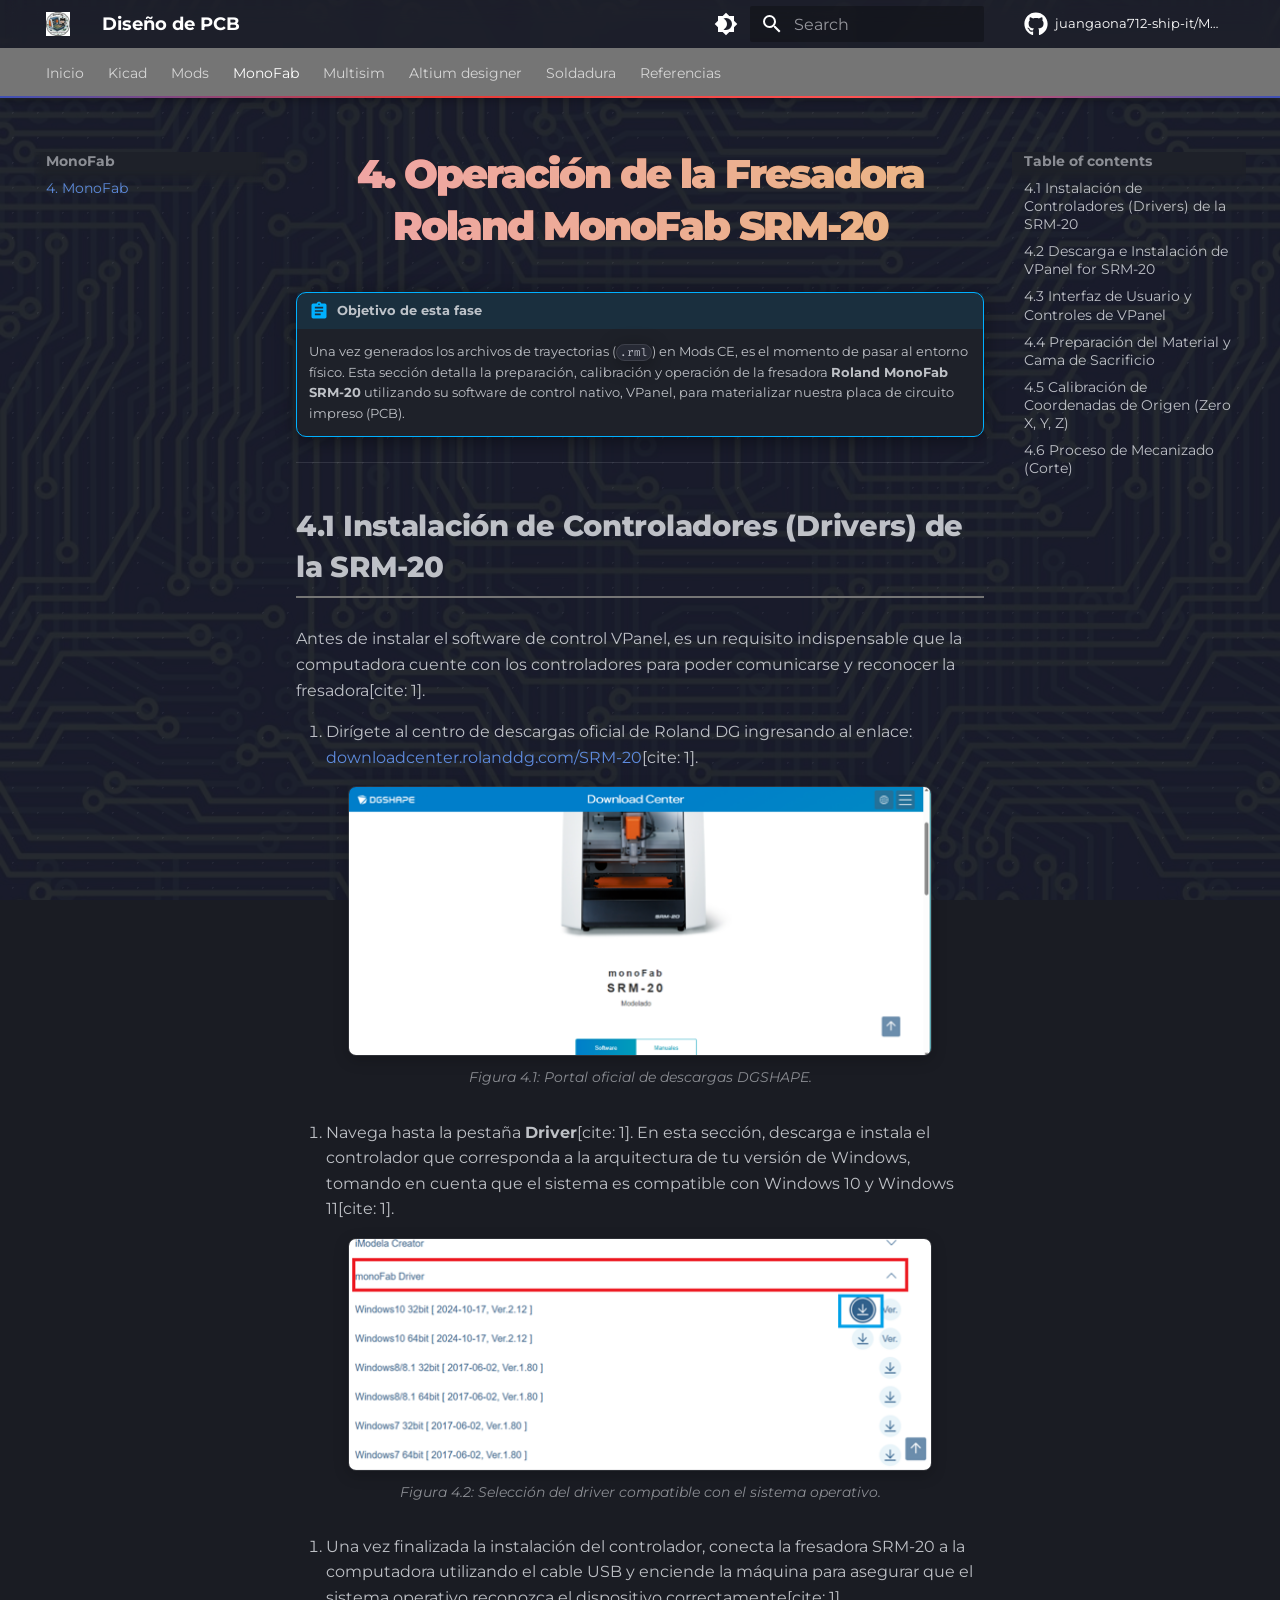
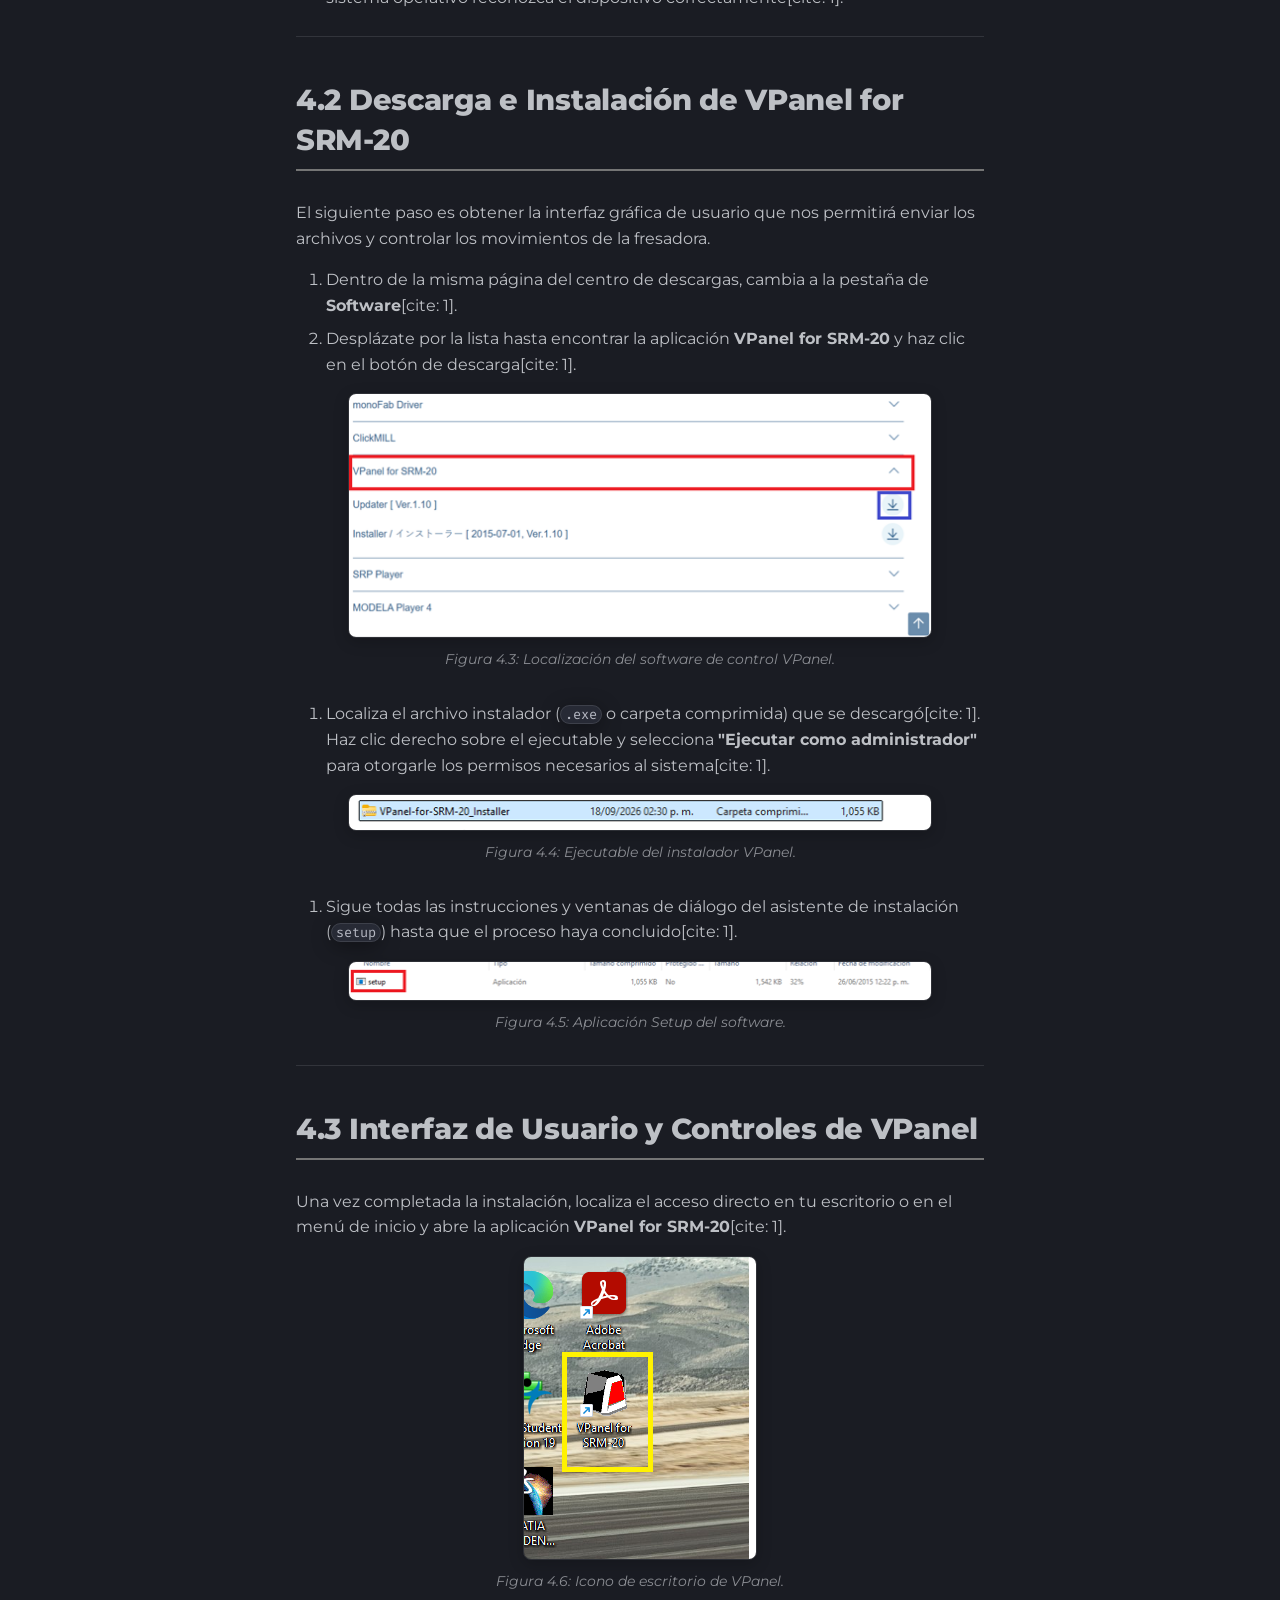
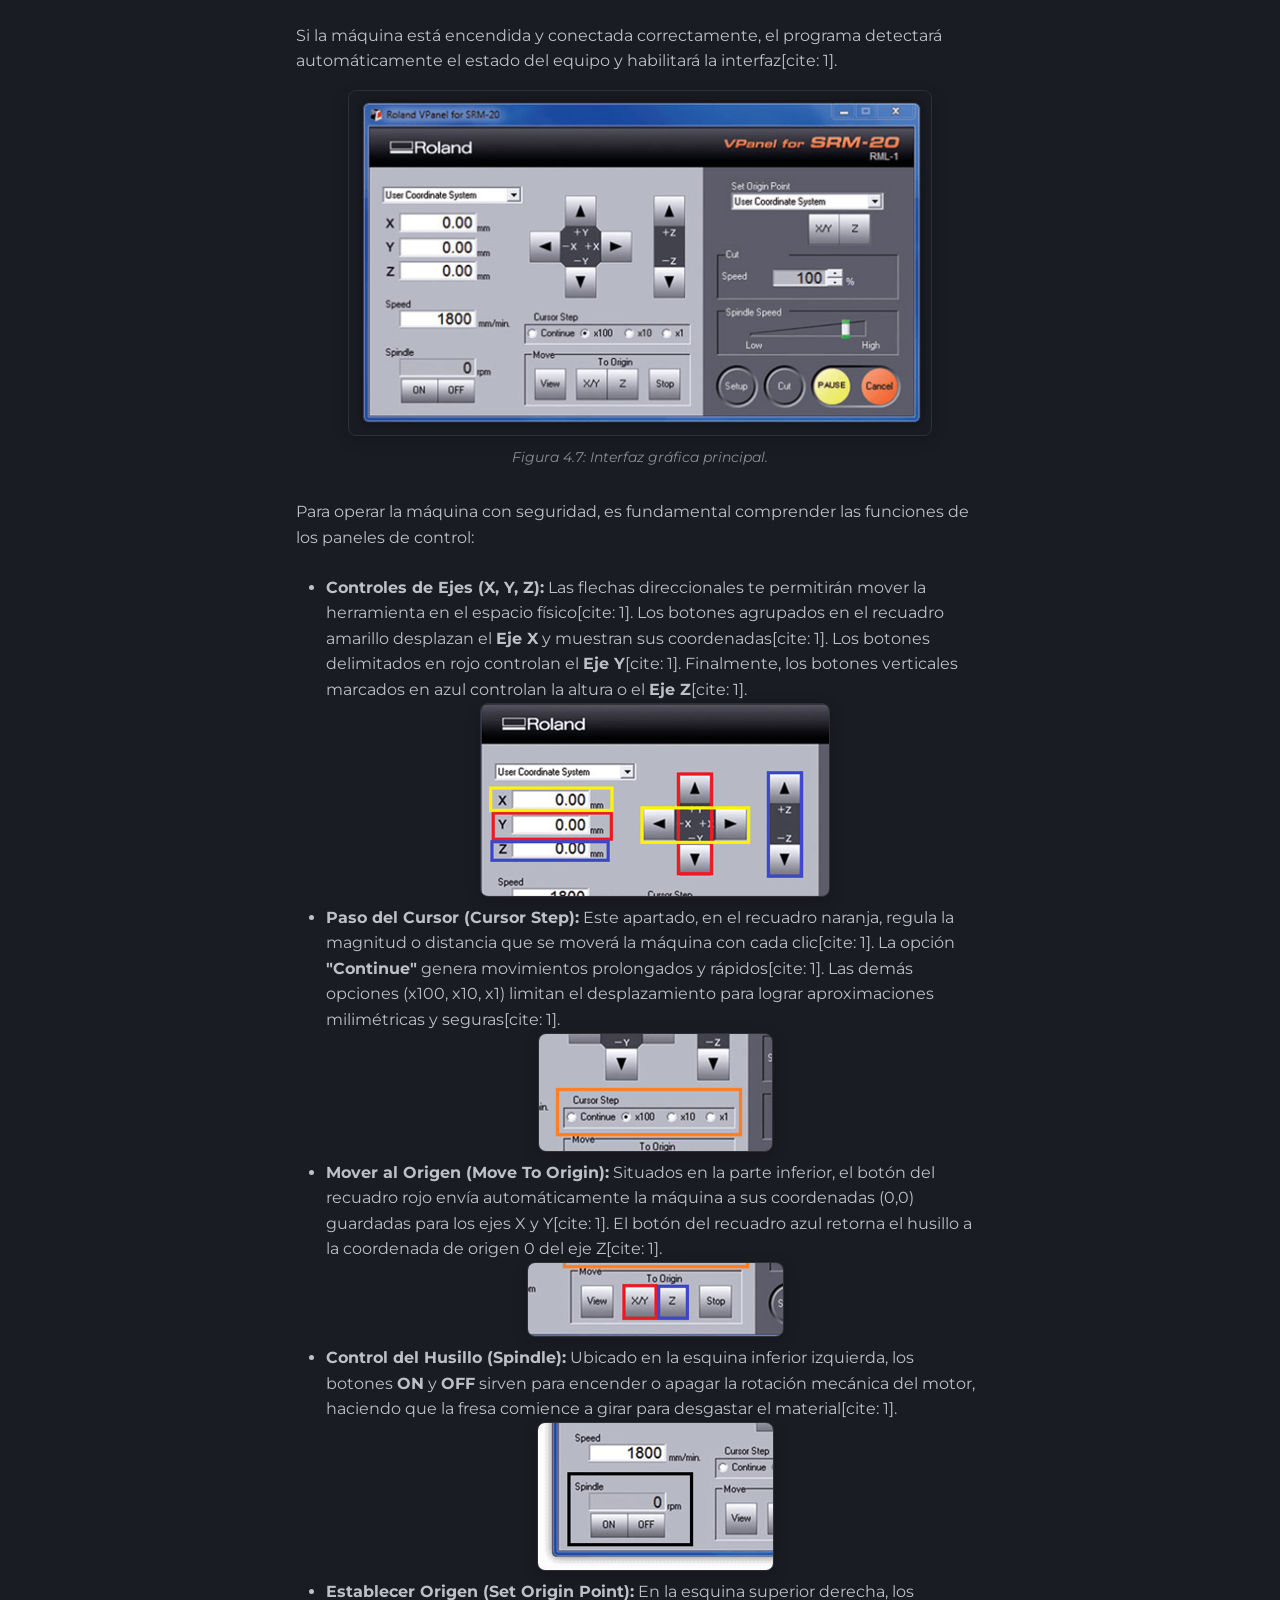
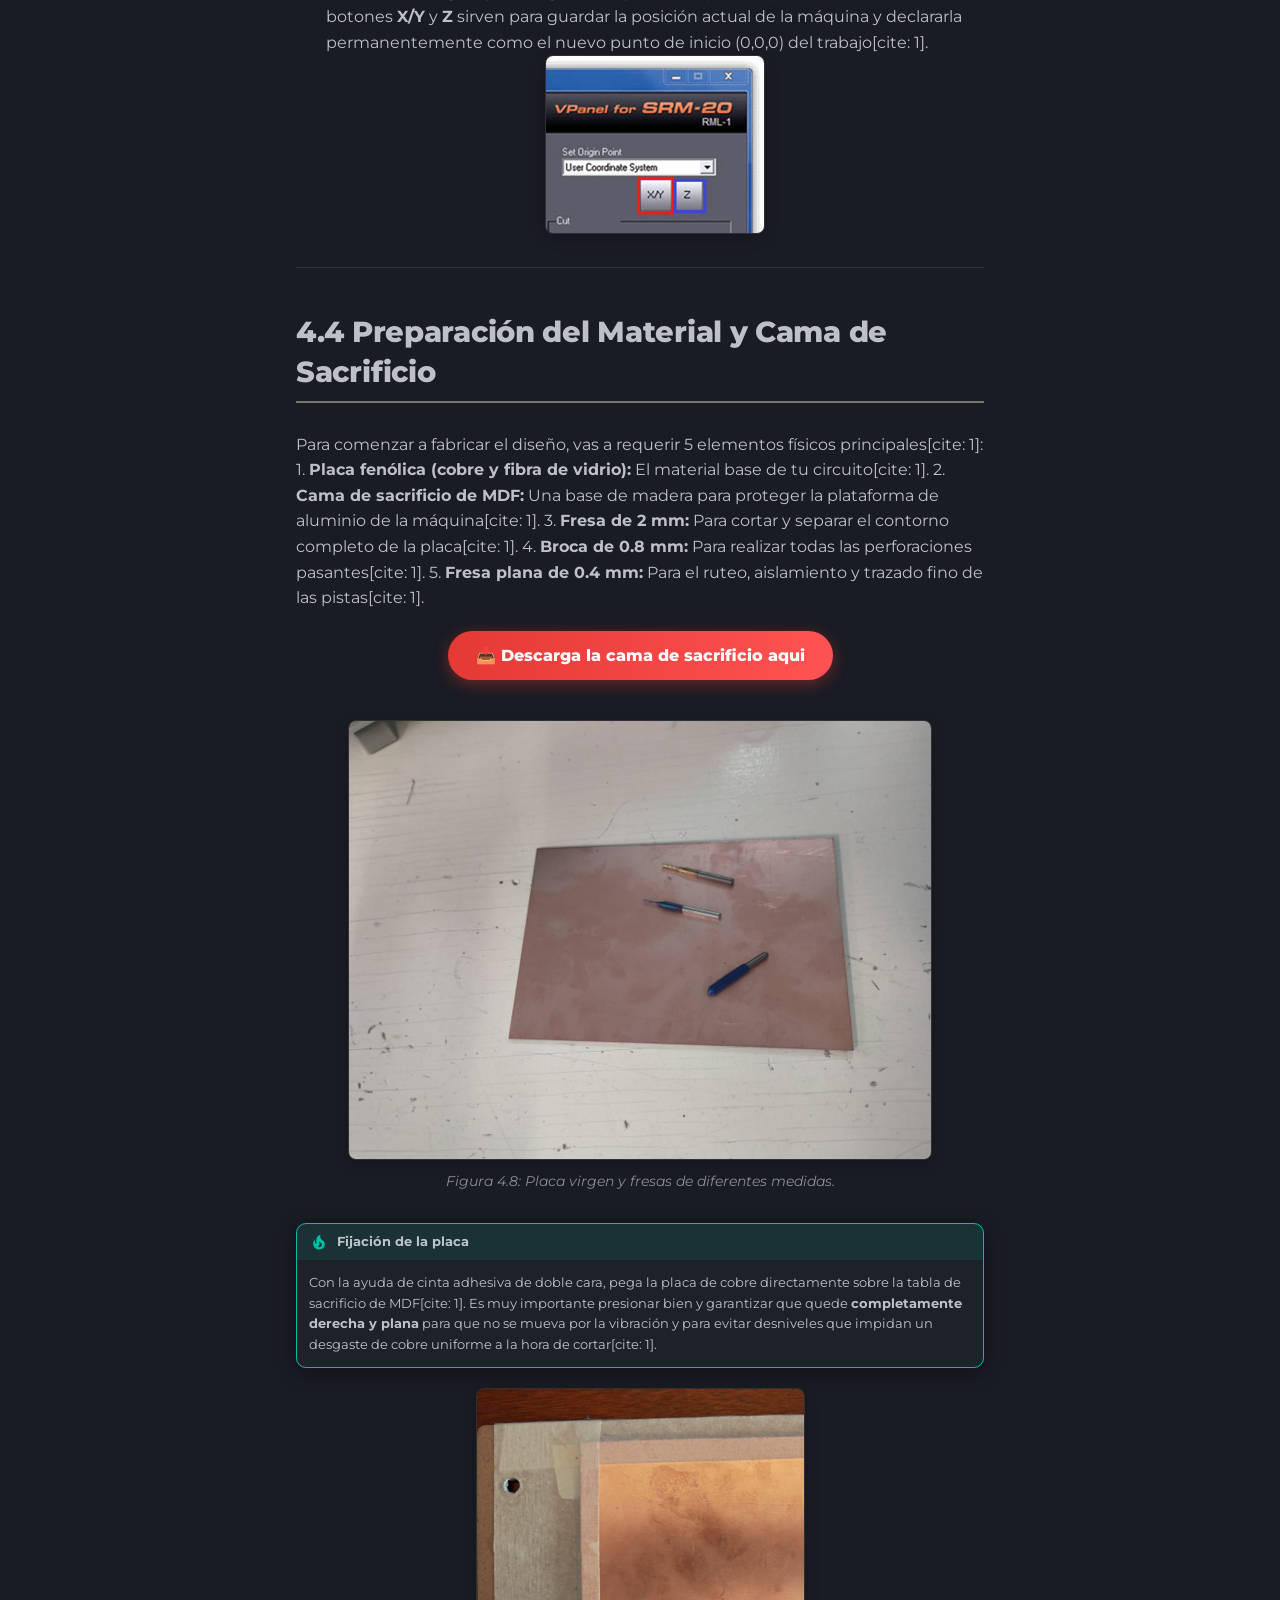
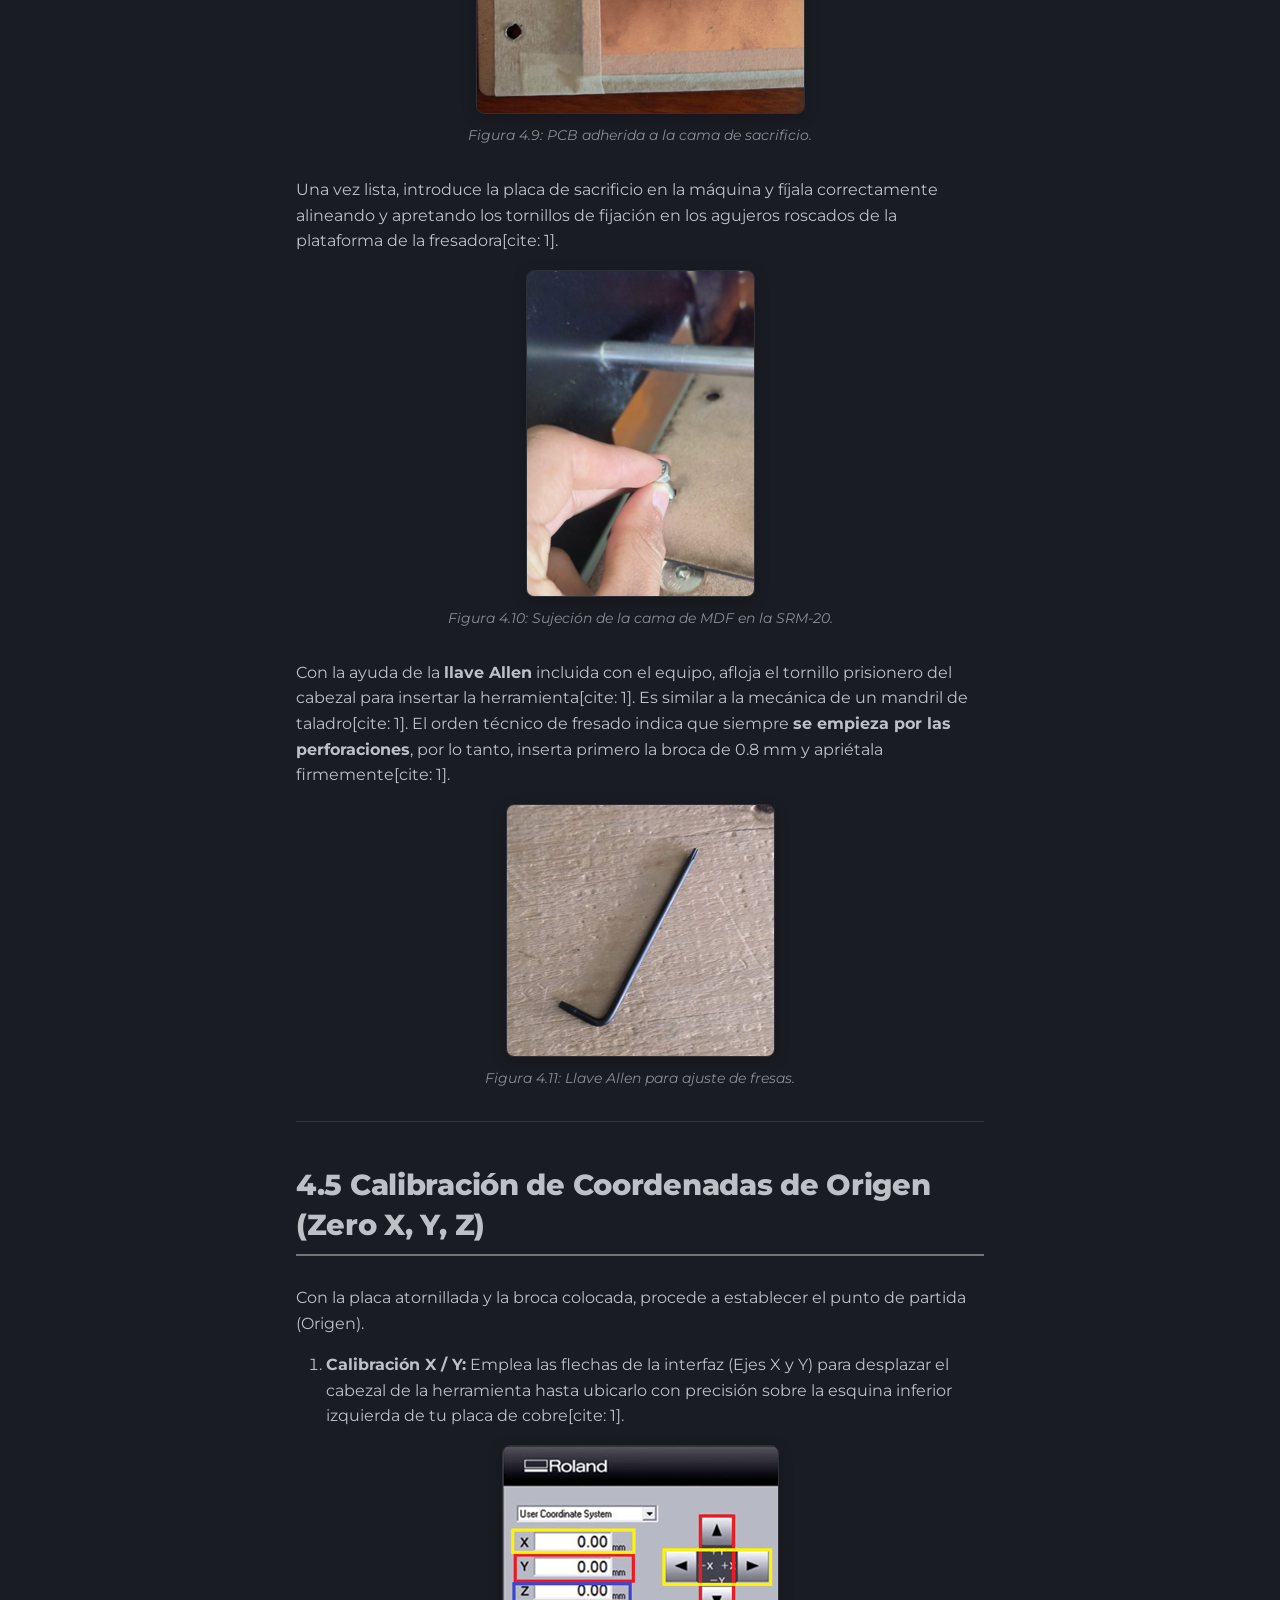
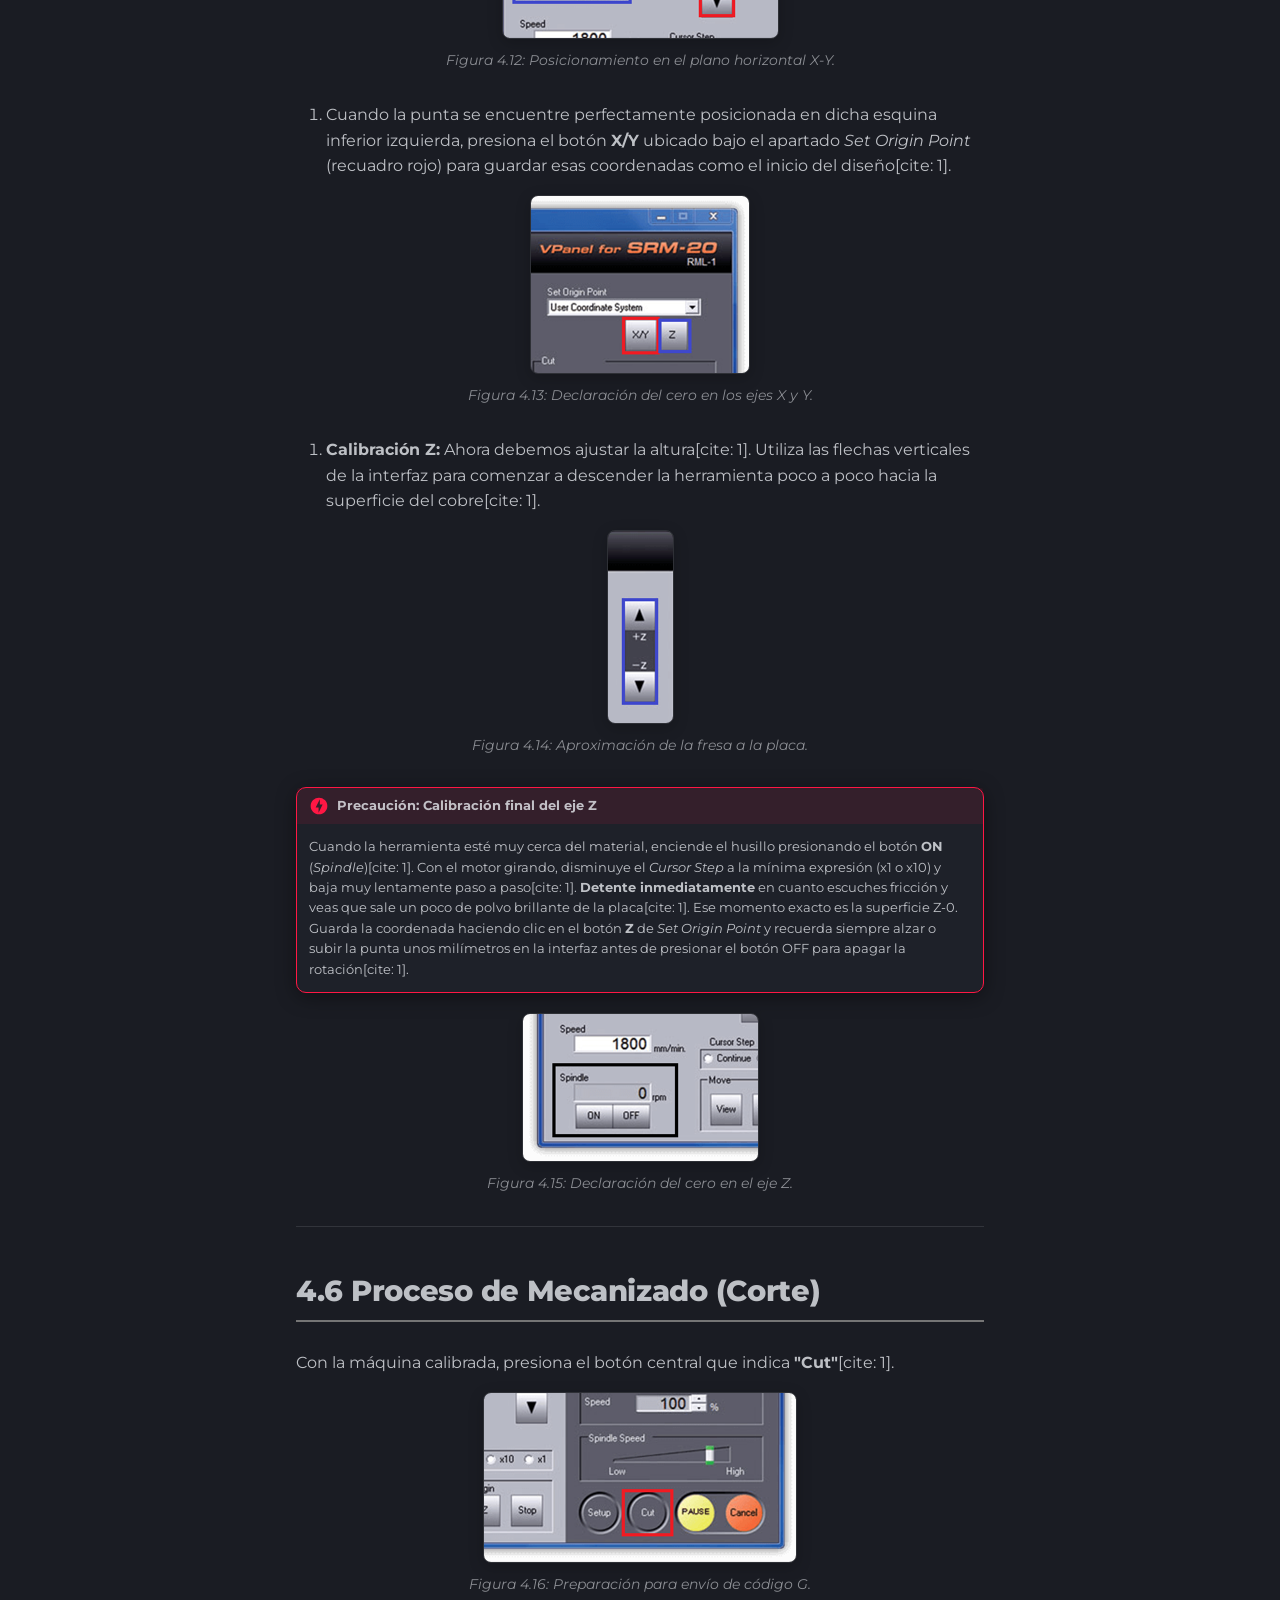
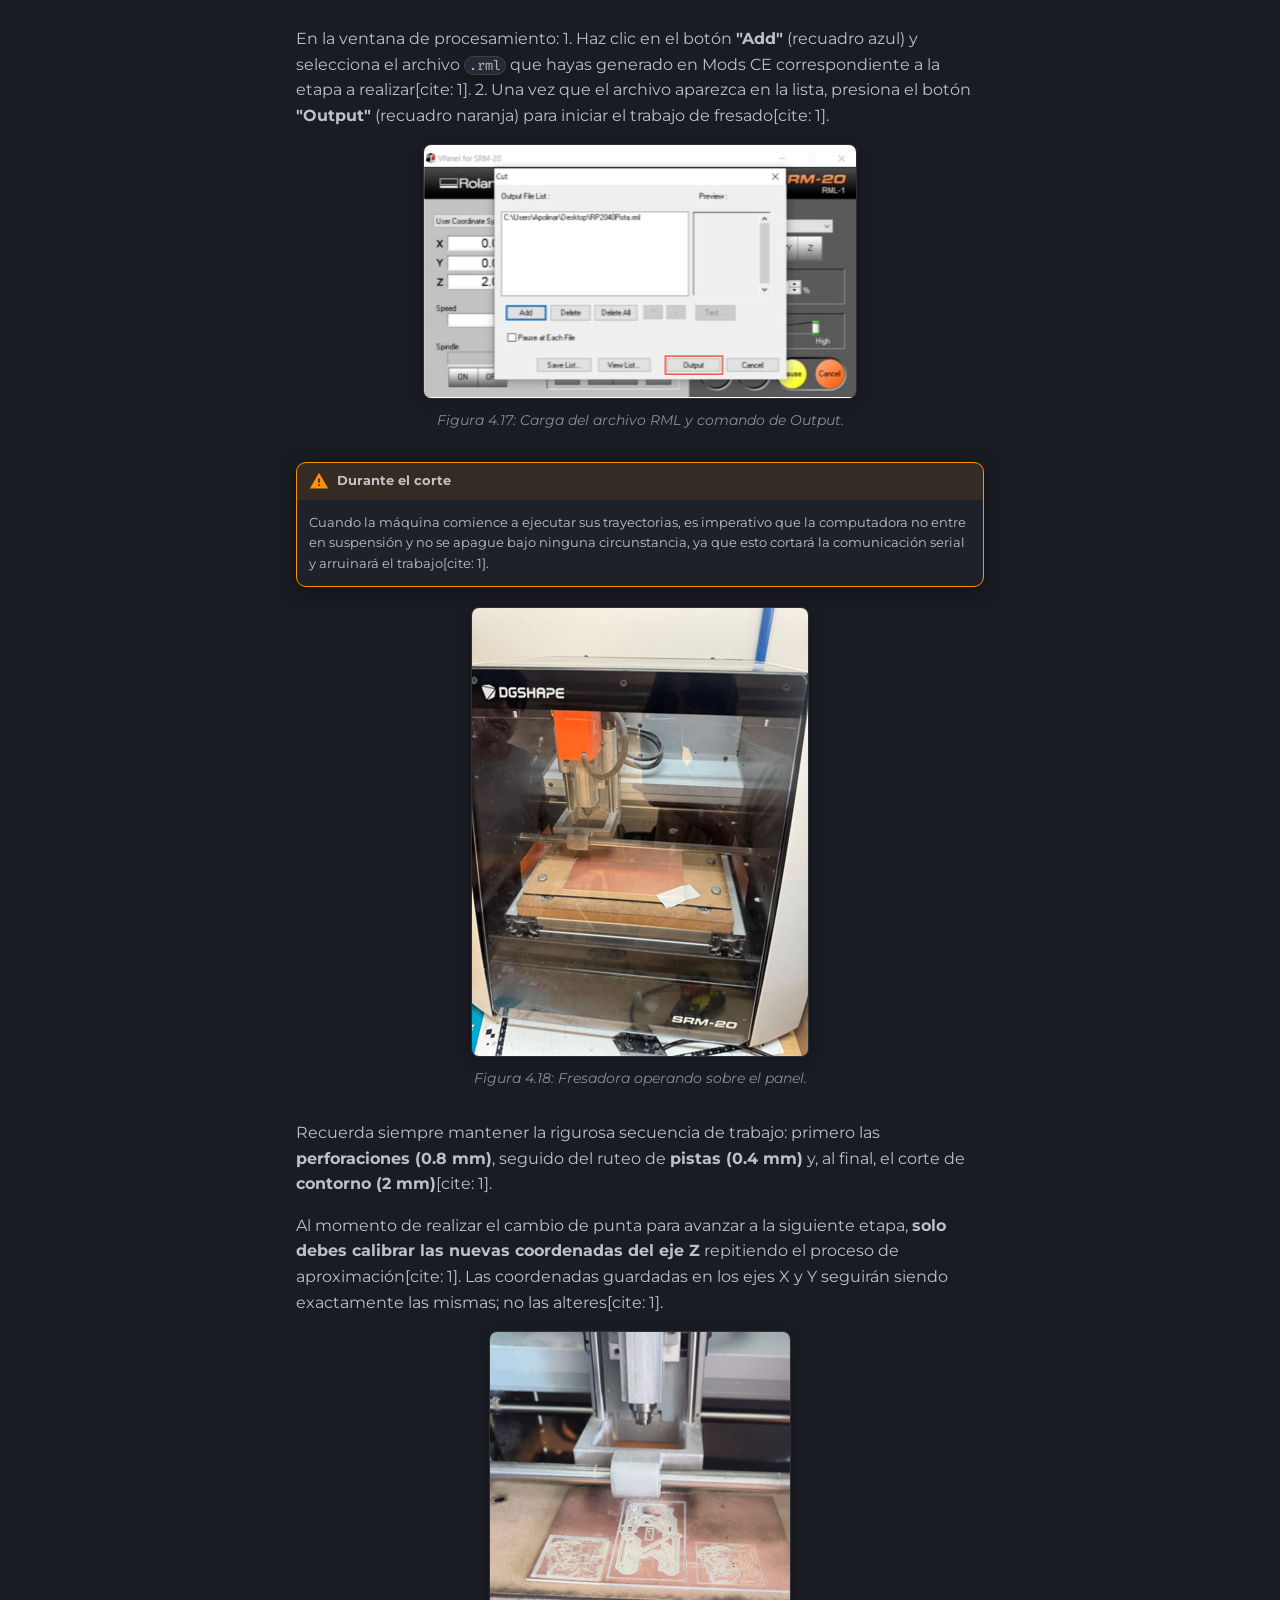
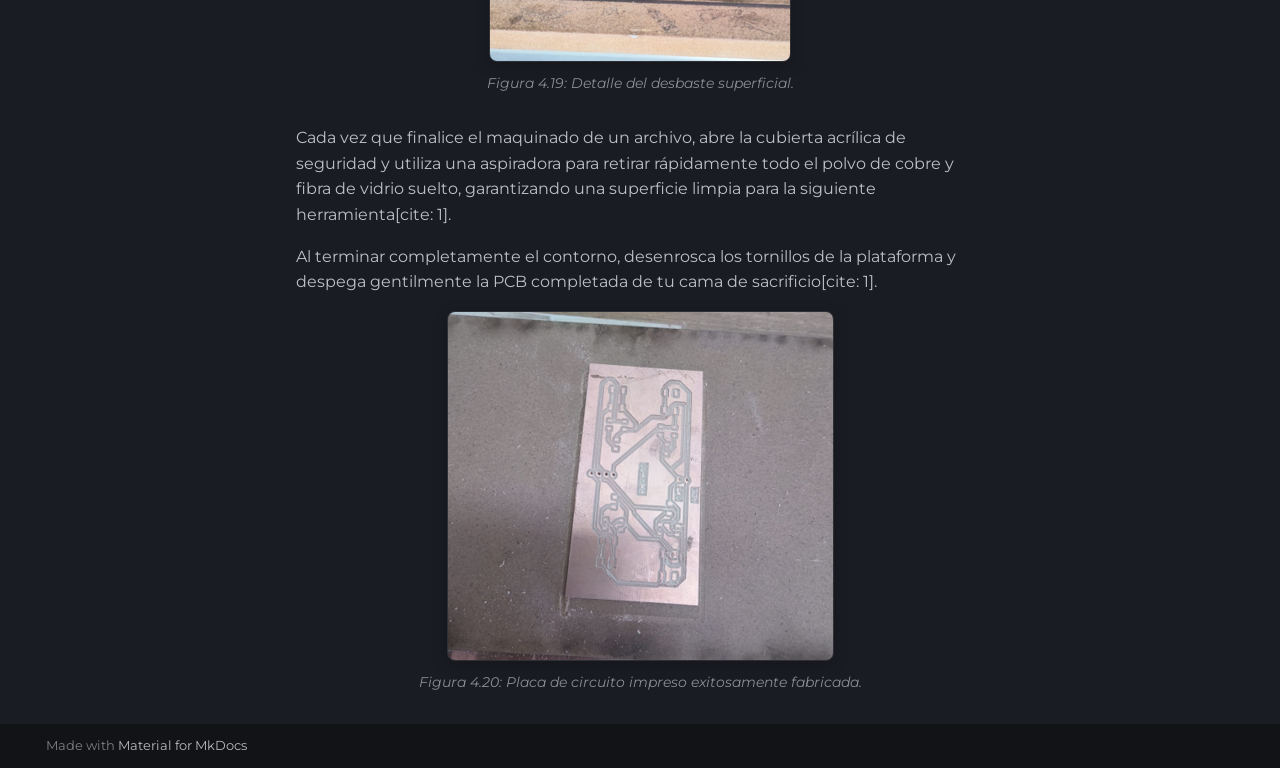
<file: monoFab/index.html>
<!doctype html>
<html lang="en" class="no-js">
  <head>
    
      <meta charset="utf-8">
      <meta name="viewport" content="width=device-width,initial-scale=1">
      
        <meta name="description" content="Documentación técnica del diseño y ruteo de circuito impreso.">
      
      
        <meta name="author" content="Juan Manuel Gaona Serrano">
      
      
      
        <link rel="prev" href="../mods-ce/">
      
      
        <link rel="next" href="../multisim/">
      
      
        
      
      
      <link rel="icon" href="../material/developer-board">
      <meta name="generator" content="mkdocs-1.6.1, mkdocs-material-9.8.2">
    
    
      
        <title>4. MonoFab - Diseño de PCB</title>
      
    
    
      <link rel="stylesheet" href="../assets/stylesheets/main.57a0d79d.min.css">
      
        
        <link rel="stylesheet" href="../assets/stylesheets/palette.fb2fffe2.min.css">
      
      


    
    
      
    
    
      
        
        
        <link rel="preconnect" href="https://fonts.gstatic.com" crossorigin>
        <link rel="stylesheet" href="https://fonts.googleapis.com/css?family=Montserrat:300,300i,400,400i,700,700i%7CFira+Code:400,400i,700,700i&display=fallback">
        <style>:root{--md-text-font:"Montserrat";--md-code-font:"Fira Code"}</style>
      
    
    
      <link rel="stylesheet" href="../stylesheets/custom.css">
    
    <script>__md_scope=new URL("..",location),__md_hash=e=>[...e].reduce(((e,_)=>(e<<5)-e+_.charCodeAt(0)),0),__md_get=(e,_=localStorage,t=__md_scope)=>JSON.parse(_.getItem(t.pathname+"."+e)),__md_set=(e,_,t=localStorage,a=__md_scope)=>{try{t.setItem(a.pathname+"."+e,JSON.stringify(_))}catch(e){}}</script>
    
      

    
    
  </head>
  
  
    
    
      
    
    
    
    
    <body dir="ltr" data-md-color-scheme="slate" data-md-color-primary="grey" data-md-color-accent="amber">
  
    
    <input class="md-toggle" data-md-toggle="drawer" type="checkbox" id="__drawer" autocomplete="off">
    <input class="md-toggle" data-md-toggle="search" type="checkbox" id="__search" autocomplete="off">
    <label class="md-overlay" for="__drawer"></label>
    <div data-md-component="skip">
      
        
        <a href="#4-operacion-de-la-fresadora-roland-monofab-srm-20" class="md-skip">
          Skip to content
        </a>
      
    </div>
    <div data-md-component="announce">
      
    </div>
    
    
      

  

<header class="md-header md-header--shadow md-header--lifted" data-md-component="header">
  <nav class="md-header__inner md-grid" aria-label="Header">
    <a href=".." title="Diseño de PCB" class="md-header__button md-logo" aria-label="Diseño de PCB" data-md-component="logo">
      
  <img src="../img/logo.jpg" alt="logo">

    </a>
    <label class="md-header__button md-icon" for="__drawer">
      
      <svg xmlns="http://www.w3.org/2000/svg" viewBox="0 0 24 24"><path d="M3 6h18v2H3zm0 5h18v2H3zm0 5h18v2H3z"/></svg>
    </label>
    <div class="md-header__title" data-md-component="header-title">
      <div class="md-header__ellipsis">
        <div class="md-header__topic">
          <span class="md-ellipsis">
            Diseño de PCB
          </span>
        </div>
        <div class="md-header__topic" data-md-component="header-topic">
          <span class="md-ellipsis">
            
              4. MonoFab
            
          </span>
        </div>
      </div>
    </div>
    
      
        <form class="md-header__option" data-md-component="palette">
  
    
    
    
    <input class="md-option" data-md-color-media="" data-md-color-scheme="slate" data-md-color-primary="grey" data-md-color-accent="amber"  aria-label="Cambiar a modo claro"  type="radio" name="__palette" id="__palette_0">
    
      <label class="md-header__button md-icon" title="Cambiar a modo claro" for="__palette_1" hidden>
        <svg xmlns="http://www.w3.org/2000/svg" viewBox="0 0 24 24"><path d="M12 18c-.89 0-1.74-.2-2.5-.55C11.56 16.5 13 14.42 13 12s-1.44-4.5-3.5-5.45C10.26 6.2 11.11 6 12 6a6 6 0 0 1 6 6 6 6 0 0 1-6 6m8-9.31V4h-4.69L12 .69 8.69 4H4v4.69L.69 12 4 15.31V20h4.69L12 23.31 15.31 20H20v-4.69L23.31 12z"/></svg>
      </label>
    
  
    
    
    
    <input class="md-option" data-md-color-media="" data-md-color-scheme="default" data-md-color-primary="blue-grey" data-md-color-accent="blue"  aria-label="Cambiar a modo oscuro"  type="radio" name="__palette" id="__palette_1">
    
      <label class="md-header__button md-icon" title="Cambiar a modo oscuro" for="__palette_0" hidden>
        <svg xmlns="http://www.w3.org/2000/svg" viewBox="0 0 24 24"><path d="M12 8a4 4 0 0 0-4 4 4 4 0 0 0 4 4 4 4 0 0 0 4-4 4 4 0 0 0-4-4m0 10a6 6 0 0 1-6-6 6 6 0 0 1 6-6 6 6 0 0 1 6 6 6 6 0 0 1-6 6m8-9.31V4h-4.69L12 .69 8.69 4H4v4.69L.69 12 4 15.31V20h4.69L12 23.31 15.31 20H20v-4.69L23.31 12z"/></svg>
      </label>
    
  
</form>
      
    
    
      <script>var palette=__md_get("__palette");if(palette&&palette.color){if("(prefers-color-scheme)"===palette.color.media){var media=matchMedia("(prefers-color-scheme: light)"),input=document.querySelector(media.matches?"[data-md-color-media='(prefers-color-scheme: light)']":"[data-md-color-media='(prefers-color-scheme: dark)']");palette.color.media=input.getAttribute("data-md-color-media"),palette.color.scheme=input.getAttribute("data-md-color-scheme"),palette.color.primary=input.getAttribute("data-md-color-primary"),palette.color.accent=input.getAttribute("data-md-color-accent")}for(var[key,value]of Object.entries(palette.color))document.body.setAttribute("data-md-color-"+key,value)}</script>
    
    
    
      
      
        <label class="md-header__button md-icon" for="__search">
          
          <svg xmlns="http://www.w3.org/2000/svg" viewBox="0 0 24 24"><path d="M9.5 3A6.5 6.5 0 0 1 16 9.5c0 1.61-.59 3.09-1.56 4.23l.27.27h.79l5 5-1.5 1.5-5-5v-.79l-.27-.27A6.52 6.52 0 0 1 9.5 16 6.5 6.5 0 0 1 3 9.5 6.5 6.5 0 0 1 9.5 3m0 2C7 5 5 7 5 9.5S7 14 9.5 14 14 12 14 9.5 12 5 9.5 5"/></svg>
        </label>
        <div class="md-search" data-md-component="search" role="dialog">
  <label class="md-search__overlay" for="__search"></label>
  <div class="md-search__inner" role="search">
    <form class="md-search__form" name="search">
      <input type="text" class="md-search__input" name="query" aria-label="Search" placeholder="Search" autocapitalize="off" autocorrect="off" autocomplete="off" spellcheck="false" data-md-component="search-query" required>
      <label class="md-search__icon md-icon" for="__search">
        
        <svg xmlns="http://www.w3.org/2000/svg" viewBox="0 0 24 24"><path d="M9.5 3A6.5 6.5 0 0 1 16 9.5c0 1.61-.59 3.09-1.56 4.23l.27.27h.79l5 5-1.5 1.5-5-5v-.79l-.27-.27A6.52 6.52 0 0 1 9.5 16 6.5 6.5 0 0 1 3 9.5 6.5 6.5 0 0 1 9.5 3m0 2C7 5 5 7 5 9.5S7 14 9.5 14 14 12 14 9.5 12 5 9.5 5"/></svg>
        
        <svg xmlns="http://www.w3.org/2000/svg" viewBox="0 0 24 24"><path d="M20 11v2H8l5.5 5.5-1.42 1.42L4.16 12l7.92-7.92L13.5 5.5 8 11z"/></svg>
      </label>
      <nav class="md-search__options" aria-label="Search">
        
        <button type="reset" class="md-search__icon md-icon" title="Clear" aria-label="Clear" tabindex="-1">
          
          <svg xmlns="http://www.w3.org/2000/svg" viewBox="0 0 24 24"><path d="M19 6.41 17.59 5 12 10.59 6.41 5 5 6.41 10.59 12 5 17.59 6.41 19 12 13.41 17.59 19 19 17.59 13.41 12z"/></svg>
        </button>
      </nav>
      
    </form>
    <div class="md-search__output">
      <div class="md-search__scrollwrap" tabindex="0" data-md-scrollfix>
        <div class="md-search-result" data-md-component="search-result">
          <div class="md-search-result__meta">
            Initializing search
          </div>
          <ol class="md-search-result__list" role="presentation"></ol>
        </div>
      </div>
    </div>
  </div>
</div>
      
    
    
      <div class="md-header__source">
        <a href="https://github.com/juangaona712-ship-it/MonoFab-.git" title="Go to repository" class="md-source" data-md-component="source">
  <div class="md-source__icon md-icon">
    
    <svg xmlns="http://www.w3.org/2000/svg" viewBox="0 0 512 512"><!--! Font Awesome Free 7.1.0 by @fontawesome - https://fontawesome.com License - https://fontawesome.com/license/free (Icons: CC BY 4.0, Fonts: SIL OFL 1.1, Code: MIT License) Copyright 2025 Fonticons, Inc.--><path d="M173.9 397.4c0 2-2.3 3.6-5.2 3.6-3.3.3-5.6-1.3-5.6-3.6 0-2 2.3-3.6 5.2-3.6 3-.3 5.6 1.3 5.6 3.6m-31.1-4.5c-.7 2 1.3 4.3 4.3 4.9 2.6 1 5.6 0 6.2-2s-1.3-4.3-4.3-5.2c-2.6-.7-5.5.3-6.2 2.3m44.2-1.7c-2.9.7-4.9 2.6-4.6 4.9.3 2 2.9 3.3 5.9 2.6 2.9-.7 4.9-2.6 4.6-4.6-.3-1.9-3-3.2-5.9-2.9M252.8 8C114.1 8 8 113.3 8 252c0 110.9 69.8 205.8 169.5 239.2 12.8 2.3 17.3-5.6 17.3-12.1 0-6.2-.3-40.4-.3-61.4 0 0-70 15-84.7-29.8 0 0-11.4-29.1-27.8-36.6 0 0-22.9-15.7 1.6-15.4 0 0 24.9 2 38.6 25.8 21.9 38.6 58.6 27.5 72.9 20.9 2.3-16 8.8-27.1 16-33.7-55.9-6.2-112.3-14.3-112.3-110.5 0-27.5 7.6-41.3 23.6-58.9-2.6-6.5-11.1-33.3 2.6-67.9 20.9-6.5 69 27 69 27 20-5.6 41.5-8.5 62.8-8.5s42.8 2.9 62.8 8.5c0 0 48.1-33.6 69-27 13.7 34.7 5.2 61.4 2.6 67.9 16 17.7 25.8 31.5 25.8 58.9 0 96.5-58.9 104.2-114.8 110.5 9.2 7.9 17 22.9 17 46.4 0 33.7-.3 75.4-.3 83.6 0 6.5 4.6 14.4 17.3 12.1C436.2 457.8 504 362.9 504 252 504 113.3 391.5 8 252.8 8M105.2 352.9c-1.3 1-1 3.3.7 5.2 1.6 1.6 3.9 2.3 5.2 1 1.3-1 1-3.3-.7-5.2-1.6-1.6-3.9-2.3-5.2-1m-10.8-8.1c-.7 1.3.3 2.9 2.3 3.9 1.6 1 3.6.7 4.3-.7.7-1.3-.3-2.9-2.3-3.9-2-.6-3.6-.3-4.3.7m32.4 35.6c-1.6 1.3-1 4.3 1.3 6.2 2.3 2.3 5.2 2.6 6.5 1 1.3-1.3.7-4.3-1.3-6.2-2.2-2.3-5.2-2.6-6.5-1m-11.4-14.7c-1.6 1-1.6 3.6 0 5.9s4.3 3.3 5.6 2.3c1.6-1.3 1.6-3.9 0-6.2-1.4-2.3-4-3.3-5.6-2"/></svg>
  </div>
  <div class="md-source__repository">
    juangaona712-ship-it/MonoFab
  </div>
</a>
      </div>
    
  </nav>
  
    
      
<nav class="md-tabs" aria-label="Tabs" data-md-component="tabs">
  <div class="md-grid">
    <ul class="md-tabs__list">
      
        
  
  
  
  
    <li class="md-tabs__item">
      <a href=".." class="md-tabs__link">
        
  
  
    
  
  Inicio

      </a>
    </li>
  

      
        
  
  
  
  
    
    
      <li class="md-tabs__item">
        <a href="../esquematico/" class="md-tabs__link">
          
  
  
  Kicad

        </a>
      </li>
    
  

      
        
  
  
  
  
    
    
      <li class="md-tabs__item">
        <a href="../mods-ce/" class="md-tabs__link">
          
  
  
  Mods

        </a>
      </li>
    
  

      
        
  
  
  
    
  
  
    
    
      <li class="md-tabs__item md-tabs__item--active">
        <a href="./" class="md-tabs__link">
          
  
  
  MonoFab

        </a>
      </li>
    
  

      
        
  
  
  
  
    
    
      <li class="md-tabs__item">
        <a href="../multisim/" class="md-tabs__link">
          
  
  
  Multisim

        </a>
      </li>
    
  

      
        
  
  
  
  
    
    
      <li class="md-tabs__item">
        <a href="../altium/" class="md-tabs__link">
          
  
  
  Altium designer

        </a>
      </li>
    
  

      
        
  
  
  
  
    
    
      <li class="md-tabs__item">
        <a href="../soldadura/" class="md-tabs__link">
          
  
  
  Soldadura

        </a>
      </li>
    
  

      
        
  
  
  
  
    <li class="md-tabs__item">
      <a href="../recursos/" class="md-tabs__link">
        
  
  
    
  
  Referencias

      </a>
    </li>
  

      
    </ul>
  </div>
</nav>
    
  
</header>
    
    <div class="md-container" data-md-component="container">
      
      
        
      
      <main class="md-main" data-md-component="main">
        <div class="md-main__inner md-grid">
          
            
              
              <div class="md-sidebar md-sidebar--primary" data-md-component="sidebar" data-md-type="navigation" >
                <div class="md-sidebar__scrollwrap">
                  <div class="md-sidebar__inner">
                    


  


<nav class="md-nav md-nav--primary md-nav--lifted" aria-label="Navigation" data-md-level="0">
  <label class="md-nav__title" for="__drawer">
    <a href=".." title="Diseño de PCB" class="md-nav__button md-logo" aria-label="Diseño de PCB" data-md-component="logo">
      
  <img src="../img/logo.jpg" alt="logo">

    </a>
    Diseño de PCB
  </label>
  
    <div class="md-nav__source">
      <a href="https://github.com/juangaona712-ship-it/MonoFab-.git" title="Go to repository" class="md-source" data-md-component="source">
  <div class="md-source__icon md-icon">
    
    <svg xmlns="http://www.w3.org/2000/svg" viewBox="0 0 512 512"><!--! Font Awesome Free 7.1.0 by @fontawesome - https://fontawesome.com License - https://fontawesome.com/license/free (Icons: CC BY 4.0, Fonts: SIL OFL 1.1, Code: MIT License) Copyright 2025 Fonticons, Inc.--><path d="M173.9 397.4c0 2-2.3 3.6-5.2 3.6-3.3.3-5.6-1.3-5.6-3.6 0-2 2.3-3.6 5.2-3.6 3-.3 5.6 1.3 5.6 3.6m-31.1-4.5c-.7 2 1.3 4.3 4.3 4.9 2.6 1 5.6 0 6.2-2s-1.3-4.3-4.3-5.2c-2.6-.7-5.5.3-6.2 2.3m44.2-1.7c-2.9.7-4.9 2.6-4.6 4.9.3 2 2.9 3.3 5.9 2.6 2.9-.7 4.9-2.6 4.6-4.6-.3-1.9-3-3.2-5.9-2.9M252.8 8C114.1 8 8 113.3 8 252c0 110.9 69.8 205.8 169.5 239.2 12.8 2.3 17.3-5.6 17.3-12.1 0-6.2-.3-40.4-.3-61.4 0 0-70 15-84.7-29.8 0 0-11.4-29.1-27.8-36.6 0 0-22.9-15.7 1.6-15.4 0 0 24.9 2 38.6 25.8 21.9 38.6 58.6 27.5 72.9 20.9 2.3-16 8.8-27.1 16-33.7-55.9-6.2-112.3-14.3-112.3-110.5 0-27.5 7.6-41.3 23.6-58.9-2.6-6.5-11.1-33.3 2.6-67.9 20.9-6.5 69 27 69 27 20-5.6 41.5-8.5 62.8-8.5s42.8 2.9 62.8 8.5c0 0 48.1-33.6 69-27 13.7 34.7 5.2 61.4 2.6 67.9 16 17.7 25.8 31.5 25.8 58.9 0 96.5-58.9 104.2-114.8 110.5 9.2 7.9 17 22.9 17 46.4 0 33.7-.3 75.4-.3 83.6 0 6.5 4.6 14.4 17.3 12.1C436.2 457.8 504 362.9 504 252 504 113.3 391.5 8 252.8 8M105.2 352.9c-1.3 1-1 3.3.7 5.2 1.6 1.6 3.9 2.3 5.2 1 1.3-1 1-3.3-.7-5.2-1.6-1.6-3.9-2.3-5.2-1m-10.8-8.1c-.7 1.3.3 2.9 2.3 3.9 1.6 1 3.6.7 4.3-.7.7-1.3-.3-2.9-2.3-3.9-2-.6-3.6-.3-4.3.7m32.4 35.6c-1.6 1.3-1 4.3 1.3 6.2 2.3 2.3 5.2 2.6 6.5 1 1.3-1.3.7-4.3-1.3-6.2-2.2-2.3-5.2-2.6-6.5-1m-11.4-14.7c-1.6 1-1.6 3.6 0 5.9s4.3 3.3 5.6 2.3c1.6-1.3 1.6-3.9 0-6.2-1.4-2.3-4-3.3-5.6-2"/></svg>
  </div>
  <div class="md-source__repository">
    juangaona712-ship-it/MonoFab
  </div>
</a>
    </div>
  
  <ul class="md-nav__list" data-md-scrollfix>
    
      
      
  
  
  
  
    <li class="md-nav__item">
      <a href=".." class="md-nav__link">
        
  
  
  <span class="md-ellipsis">
    
  
    Inicio
  

    
  </span>
  
  

      </a>
    </li>
  

    
      
      
  
  
  
  
    
    
    
    
      
      
    
    
    <li class="md-nav__item md-nav__item--nested">
      
        
        
        <input class="md-nav__toggle md-toggle " type="checkbox" id="__nav_2" >
        
          
          <label class="md-nav__link" for="__nav_2" id="__nav_2_label" tabindex="0">
            
  
  
  <span class="md-ellipsis">
    
  
    Kicad
  

    
  </span>
  
  

            <span class="md-nav__icon md-icon"></span>
          </label>
        
        <nav class="md-nav" data-md-level="1" aria-labelledby="__nav_2_label" aria-expanded="false">
          <label class="md-nav__title" for="__nav_2">
            <span class="md-nav__icon md-icon"></span>
            
  
    Kicad
  

          </label>
          <ul class="md-nav__list" data-md-scrollfix>
            
              
                
  
  
  
  
    <li class="md-nav__item">
      <a href="../esquematico/" class="md-nav__link">
        
  
  
  <span class="md-ellipsis">
    
  
    1. Diseño del Esquemático
  

    
  </span>
  
  

      </a>
    </li>
  

              
            
              
                
  
  
  
  
    <li class="md-nav__item">
      <a href="../editor-placas/" class="md-nav__link">
        
  
  
  <span class="md-ellipsis">
    
  
    2. Editor de Placas (Layout)
  

    
  </span>
  
  

      </a>
    </li>
  

              
            
          </ul>
        </nav>
      
    </li>
  

    
      
      
  
  
  
  
    
    
    
    
      
      
    
    
    <li class="md-nav__item md-nav__item--nested">
      
        
        
        <input class="md-nav__toggle md-toggle " type="checkbox" id="__nav_3" >
        
          
          <label class="md-nav__link" for="__nav_3" id="__nav_3_label" tabindex="0">
            
  
  
  <span class="md-ellipsis">
    
  
    Mods
  

    
  </span>
  
  

            <span class="md-nav__icon md-icon"></span>
          </label>
        
        <nav class="md-nav" data-md-level="1" aria-labelledby="__nav_3_label" aria-expanded="false">
          <label class="md-nav__title" for="__nav_3">
            <span class="md-nav__icon md-icon"></span>
            
  
    Mods
  

          </label>
          <ul class="md-nav__list" data-md-scrollfix>
            
              
                
  
  
  
  
    <li class="md-nav__item">
      <a href="../mods-ce/" class="md-nav__link">
        
  
  
  <span class="md-ellipsis">
    
  
    3. Mods CE y Ajustes
  

    
  </span>
  
  

      </a>
    </li>
  

              
            
          </ul>
        </nav>
      
    </li>
  

    
      
      
  
  
    
  
  
  
    
    
    
    
      
        
        
      
      
    
    
    <li class="md-nav__item md-nav__item--active md-nav__item--section md-nav__item--nested">
      
        
        
        <input class="md-nav__toggle md-toggle " type="checkbox" id="__nav_4" checked>
        
          
          <label class="md-nav__link" for="__nav_4" id="__nav_4_label" tabindex="">
            
  
  
  <span class="md-ellipsis">
    
  
    MonoFab
  

    
  </span>
  
  

            <span class="md-nav__icon md-icon"></span>
          </label>
        
        <nav class="md-nav" data-md-level="1" aria-labelledby="__nav_4_label" aria-expanded="true">
          <label class="md-nav__title" for="__nav_4">
            <span class="md-nav__icon md-icon"></span>
            
  
    MonoFab
  

          </label>
          <ul class="md-nav__list" data-md-scrollfix>
            
              
                
  
  
    
  
  
  
    <li class="md-nav__item md-nav__item--active">
      
      <input class="md-nav__toggle md-toggle" type="checkbox" id="__toc">
      
      
        
      
      
        <label class="md-nav__link md-nav__link--active" for="__toc">
          
  
  
  <span class="md-ellipsis">
    
  
    4. MonoFab
  

    
  </span>
  
  

          <span class="md-nav__icon md-icon"></span>
        </label>
      
      <a href="./" class="md-nav__link md-nav__link--active">
        
  
  
  <span class="md-ellipsis">
    
  
    4. MonoFab
  

    
  </span>
  
  

      </a>
      
        

<nav class="md-nav md-nav--secondary" aria-label="Table of contents">
  
  
  
    
  
  
    <label class="md-nav__title" for="__toc">
      <span class="md-nav__icon md-icon"></span>
      Table of contents
    </label>
    <ul class="md-nav__list" data-md-component="toc" data-md-scrollfix>
      
        <li class="md-nav__item">
  <a href="#41-instalacion-de-controladores-drivers-de-la-srm-20" class="md-nav__link">
    <span class="md-ellipsis">
      
        4.1 Instalación de Controladores (Drivers) de la SRM-20
      
    </span>
  </a>
  
</li>
      
        <li class="md-nav__item">
  <a href="#42-descarga-e-instalacion-de-vpanel-for-srm-20" class="md-nav__link">
    <span class="md-ellipsis">
      
        4.2 Descarga e Instalación de VPanel for SRM-20
      
    </span>
  </a>
  
</li>
      
        <li class="md-nav__item">
  <a href="#43-interfaz-de-usuario-y-controles-de-vpanel" class="md-nav__link">
    <span class="md-ellipsis">
      
        4.3 Interfaz de Usuario y Controles de VPanel
      
    </span>
  </a>
  
</li>
      
        <li class="md-nav__item">
  <a href="#44-preparacion-del-material-y-cama-de-sacrificio" class="md-nav__link">
    <span class="md-ellipsis">
      
        4.4 Preparación del Material y Cama de Sacrificio
      
    </span>
  </a>
  
</li>
      
        <li class="md-nav__item">
  <a href="#45-calibracion-de-coordenadas-de-origen-zero-x-y-z" class="md-nav__link">
    <span class="md-ellipsis">
      
        4.5 Calibración de Coordenadas de Origen (Zero X, Y, Z)
      
    </span>
  </a>
  
</li>
      
        <li class="md-nav__item">
  <a href="#46-proceso-de-mecanizado-corte" class="md-nav__link">
    <span class="md-ellipsis">
      
        4.6 Proceso de Mecanizado (Corte)
      
    </span>
  </a>
  
</li>
      
    </ul>
  
</nav>
      
    </li>
  

              
            
          </ul>
        </nav>
      
    </li>
  

    
      
      
  
  
  
  
    
    
    
    
      
      
    
    
    <li class="md-nav__item md-nav__item--nested">
      
        
        
        <input class="md-nav__toggle md-toggle " type="checkbox" id="__nav_5" >
        
          
          <label class="md-nav__link" for="__nav_5" id="__nav_5_label" tabindex="0">
            
  
  
  <span class="md-ellipsis">
    
  
    Multisim
  

    
  </span>
  
  

            <span class="md-nav__icon md-icon"></span>
          </label>
        
        <nav class="md-nav" data-md-level="1" aria-labelledby="__nav_5_label" aria-expanded="false">
          <label class="md-nav__title" for="__nav_5">
            <span class="md-nav__icon md-icon"></span>
            
  
    Multisim
  

          </label>
          <ul class="md-nav__list" data-md-scrollfix>
            
              
                
  
  
  
  
    <li class="md-nav__item">
      <a href="../multisim/" class="md-nav__link">
        
  
  
  <span class="md-ellipsis">
    
  
    5. Multisim
  

    
  </span>
  
  

      </a>
    </li>
  

              
            
          </ul>
        </nav>
      
    </li>
  

    
      
      
  
  
  
  
    
    
    
    
      
      
    
    
    <li class="md-nav__item md-nav__item--nested">
      
        
        
        <input class="md-nav__toggle md-toggle " type="checkbox" id="__nav_6" >
        
          
          <label class="md-nav__link" for="__nav_6" id="__nav_6_label" tabindex="0">
            
  
  
  <span class="md-ellipsis">
    
  
    Altium designer
  

    
  </span>
  
  

            <span class="md-nav__icon md-icon"></span>
          </label>
        
        <nav class="md-nav" data-md-level="1" aria-labelledby="__nav_6_label" aria-expanded="false">
          <label class="md-nav__title" for="__nav_6">
            <span class="md-nav__icon md-icon"></span>
            
  
    Altium designer
  

          </label>
          <ul class="md-nav__list" data-md-scrollfix>
            
              
                
  
  
  
  
    <li class="md-nav__item">
      <a href="../altium/" class="md-nav__link">
        
  
  
  <span class="md-ellipsis">
    
  
    6. Altium
  

    
  </span>
  
  

      </a>
    </li>
  

              
            
          </ul>
        </nav>
      
    </li>
  

    
      
      
  
  
  
  
    
    
    
    
      
      
    
    
    <li class="md-nav__item md-nav__item--nested">
      
        
        
        <input class="md-nav__toggle md-toggle " type="checkbox" id="__nav_7" >
        
          
          <label class="md-nav__link" for="__nav_7" id="__nav_7_label" tabindex="0">
            
  
  
  <span class="md-ellipsis">
    
  
    Soldadura
  

    
  </span>
  
  

            <span class="md-nav__icon md-icon"></span>
          </label>
        
        <nav class="md-nav" data-md-level="1" aria-labelledby="__nav_7_label" aria-expanded="false">
          <label class="md-nav__title" for="__nav_7">
            <span class="md-nav__icon md-icon"></span>
            
  
    Soldadura
  

          </label>
          <ul class="md-nav__list" data-md-scrollfix>
            
              
                
  
  
  
  
    <li class="md-nav__item">
      <a href="../soldadura/" class="md-nav__link">
        
  
  
  <span class="md-ellipsis">
    
  
    7. Soldaduras - Técnicas y Resultados
  

    
  </span>
  
  

      </a>
    </li>
  

              
            
          </ul>
        </nav>
      
    </li>
  

    
      
      
  
  
  
  
    <li class="md-nav__item">
      <a href="../recursos/" class="md-nav__link">
        
  
  
  <span class="md-ellipsis">
    
  
    Referencias
  

    
  </span>
  
  

      </a>
    </li>
  

    
  </ul>
</nav>
                  </div>
                </div>
              </div>
            
            
              
              <div class="md-sidebar md-sidebar--secondary" data-md-component="sidebar" data-md-type="toc" >
                <div class="md-sidebar__scrollwrap">
                  <div class="md-sidebar__inner">
                    

<nav class="md-nav md-nav--secondary" aria-label="Table of contents">
  
  
  
    
  
  
    <label class="md-nav__title" for="__toc">
      <span class="md-nav__icon md-icon"></span>
      Table of contents
    </label>
    <ul class="md-nav__list" data-md-component="toc" data-md-scrollfix>
      
        <li class="md-nav__item">
  <a href="#41-instalacion-de-controladores-drivers-de-la-srm-20" class="md-nav__link">
    <span class="md-ellipsis">
      
        4.1 Instalación de Controladores (Drivers) de la SRM-20
      
    </span>
  </a>
  
</li>
      
        <li class="md-nav__item">
  <a href="#42-descarga-e-instalacion-de-vpanel-for-srm-20" class="md-nav__link">
    <span class="md-ellipsis">
      
        4.2 Descarga e Instalación de VPanel for SRM-20
      
    </span>
  </a>
  
</li>
      
        <li class="md-nav__item">
  <a href="#43-interfaz-de-usuario-y-controles-de-vpanel" class="md-nav__link">
    <span class="md-ellipsis">
      
        4.3 Interfaz de Usuario y Controles de VPanel
      
    </span>
  </a>
  
</li>
      
        <li class="md-nav__item">
  <a href="#44-preparacion-del-material-y-cama-de-sacrificio" class="md-nav__link">
    <span class="md-ellipsis">
      
        4.4 Preparación del Material y Cama de Sacrificio
      
    </span>
  </a>
  
</li>
      
        <li class="md-nav__item">
  <a href="#45-calibracion-de-coordenadas-de-origen-zero-x-y-z" class="md-nav__link">
    <span class="md-ellipsis">
      
        4.5 Calibración de Coordenadas de Origen (Zero X, Y, Z)
      
    </span>
  </a>
  
</li>
      
        <li class="md-nav__item">
  <a href="#46-proceso-de-mecanizado-corte" class="md-nav__link">
    <span class="md-ellipsis">
      
        4.6 Proceso de Mecanizado (Corte)
      
    </span>
  </a>
  
</li>
      
    </ul>
  
</nav>
                  </div>
                </div>
              </div>
            
          
          
            <div class="md-content" data-md-component="content">
              
              <article class="md-content__inner md-typeset">
                
                  


  
  


<h1 id="4-operacion-de-la-fresadora-roland-monofab-srm-20">4. Operación de la Fresadora Roland MonoFab SRM-20</h1>
<div class="admonition abstract">
<p class="admonition-title">Objetivo de esta fase</p>
<p>Una vez generados los archivos de trayectorias (<code>.rml</code>) en Mods CE, es el momento de pasar al entorno físico. Esta sección detalla la preparación, calibración y operación de la fresadora <strong>Roland MonoFab SRM-20</strong> utilizando su software de control nativo, VPanel, para materializar nuestra placa de circuito impreso (PCB).</p>
</div>
<hr />
<h2 id="41-instalacion-de-controladores-drivers-de-la-srm-20">4.1 Instalación de Controladores (Drivers) de la SRM-20</h2>
<p>Antes de instalar el software de control VPanel, es un requisito indispensable que la computadora cuente con los controladores para poder comunicarse y reconocer la fresadora[cite: 1].</p>
<ol>
<li>Dirígete al centro de descargas oficial de Roland DG ingresando al enlace: <a href="https://downloadcenter.rolanddg.com/SRM-20">downloadcenter.rolanddg.com/SRM-20</a>[cite: 1].</li>
</ol>
<p><img alt="Centro de descargas Roland" src="../img/Imagen86.png" />
<em>Figura 4.1: Portal oficial de descargas DGSHAPE.</em></p>
<ol>
<li>Navega hasta la pestaña <strong>Driver</strong>[cite: 1]. En esta sección, descarga e instala el controlador que corresponda a la arquitectura de tu versión de Windows, tomando en cuenta que el sistema es compatible con Windows 10 y Windows 11[cite: 1].</li>
</ol>
<p><img alt="Descarga del controlador" src="../img/Imagen87.png" />
<em>Figura 4.2: Selección del driver compatible con el sistema operativo.</em></p>
<ol>
<li>Una vez finalizada la instalación del controlador, conecta la fresadora SRM-20 a la computadora utilizando el cable USB y enciende la máquina para asegurar que el sistema operativo reconozca el dispositivo correctamente[cite: 1].</li>
</ol>
<hr />
<h2 id="42-descarga-e-instalacion-de-vpanel-for-srm-20">4.2 Descarga e Instalación de VPanel for SRM-20</h2>
<p>El siguiente paso es obtener la interfaz gráfica de usuario que nos permitirá enviar los archivos y controlar los movimientos de la fresadora.</p>
<ol>
<li>Dentro de la misma página del centro de descargas, cambia a la pestaña de <strong>Software</strong>[cite: 1].</li>
<li>Desplázate por la lista hasta encontrar la aplicación <strong>VPanel for SRM-20</strong> y haz clic en el botón de descarga[cite: 1].</li>
</ol>
<p><img alt="Descarga de VPanel" src="../img/Imagen88.png" />
<em>Figura 4.3: Localización del software de control VPanel.</em></p>
<ol>
<li>Localiza el archivo instalador (<code>.exe</code> o carpeta comprimida) que se descargó[cite: 1]. Haz clic derecho sobre el ejecutable y selecciona <strong>"Ejecutar como administrador"</strong> para otorgarle los permisos necesarios al sistema[cite: 1].</li>
</ol>
<p><img alt="Archivo instalador descargado" src="../img/Imagen89.png" />
<em>Figura 4.4: Ejecutable del instalador VPanel.</em></p>
<ol>
<li>Sigue todas las instrucciones y ventanas de diálogo del asistente de instalación (<code>setup</code>) hasta que el proceso haya concluido[cite: 1].</li>
</ol>
<p><img alt="Asistente de instalación" src="../img/Imagen90.png" />
<em>Figura 4.5: Aplicación Setup del software.</em></p>
<hr />
<h2 id="43-interfaz-de-usuario-y-controles-de-vpanel">4.3 Interfaz de Usuario y Controles de VPanel</h2>
<p>Una vez completada la instalación, localiza el acceso directo en tu escritorio o en el menú de inicio y abre la aplicación <strong>VPanel for SRM-20</strong>[cite: 1]. </p>
<p><img alt="Acceso directo a VPanel" src="../img/Imagen91.png" />
<em>Figura 4.6: Icono de escritorio de VPanel.</em></p>
<p>Si la máquina está encendida y conectada correctamente, el programa detectará automáticamente el estado del equipo y habilitará la interfaz[cite: 1].</p>
<p><img alt="Interfaz principal de VPanel" src="../img/Imagen92.png" />
<em>Figura 4.7: Interfaz gráfica principal.</em></p>
<p>Para operar la máquina con seguridad, es fundamental comprender las funciones de los paneles de control:</p>
<ul>
<li>
<p><strong>Controles de Ejes (X, Y, Z):</strong> Las flechas direccionales te permitirán mover la herramienta en el espacio físico[cite: 1]. Los botones agrupados en el recuadro amarillo desplazan el <strong>Eje X</strong> y muestran sus coordenadas[cite: 1]. Los botones delimitados en rojo controlan el <strong>Eje Y</strong>[cite: 1]. Finalmente, los botones verticales marcados en azul controlan la altura o el <strong>Eje Z</strong>[cite: 1].
    <img alt="Control de ejes X Y Z" src="../img/Imagen93.png" /></p>
</li>
<li>
<p><strong>Paso del Cursor (Cursor Step):</strong> Este apartado, en el recuadro naranja, regula la magnitud o distancia que se moverá la máquina con cada clic[cite: 1]. La opción <strong>"Continue"</strong> genera movimientos prolongados y rápidos[cite: 1]. Las demás opciones (x100, x10, x1) limitan el desplazamiento para lograr aproximaciones milimétricas y seguras[cite: 1].
    <img alt="Ajuste de Cursor Step" src="../img/Imagen94.png" /></p>
</li>
<li>
<p><strong>Mover al Origen (Move To Origin):</strong> Situados en la parte inferior, el botón del recuadro rojo envía automáticamente la máquina a sus coordenadas (0,0) guardadas para los ejes X y Y[cite: 1]. El botón del recuadro azul retorna el husillo a la coordenada de origen 0 del eje Z[cite: 1].
    <img alt="Botones de retorno a origen" src="../img/Imagen95.png" /></p>
</li>
<li>
<p><strong>Control del Husillo (Spindle):</strong> Ubicado en la esquina inferior izquierda, los botones <strong>ON</strong> y <strong>OFF</strong> sirven para encender o apagar la rotación mecánica del motor, haciendo que la fresa comience a girar para desgastar el material[cite: 1].
    <img alt="Control de encendido de herramienta" src="../img/Imagen96.png" /></p>
</li>
<li>
<p><strong>Establecer Origen (Set Origin Point):</strong> En la esquina superior derecha, los botones <strong>X/Y</strong> y <strong>Z</strong> sirven para guardar la posición actual de la máquina y declararla permanentemente como el nuevo punto de inicio (0,0,0) del trabajo[cite: 1].
    <img alt="Fijación de punto de origen" src="../img/Imagen97.png" /></p>
</li>
</ul>
<hr />
<h2 id="44-preparacion-del-material-y-cama-de-sacrificio">4.4 Preparación del Material y Cama de Sacrificio</h2>
<p>Para comenzar a fabricar el diseño, vas a requerir 5 elementos físicos principales[cite: 1]:
1.  <strong>Placa fenólica (cobre y fibra de vidrio):</strong> El material base de tu circuito[cite: 1].
2.  <strong>Cama de sacrificio de MDF:</strong> Una base de madera para proteger la plataforma de aluminio de la máquina[cite: 1].
3.  <strong>Fresa de 2 mm:</strong> Para cortar y separar el contorno completo de la placa[cite: 1].
4.  <strong>Broca de 0.8 mm:</strong> Para realizar todas las perforaciones pasantes[cite: 1].
5.  <strong>Fresa plana de 0.4 mm:</strong> Para el ruteo, aislamiento y trazado fino de las pistas[cite: 1].</p>
<div align="center" style="margin-top: 20px; margin-bottom: 40px;">
  <a href="recursos/archivos/Sacrificio%20SS.dxf" download class="btn-descarga">
    📥 Descarga la cama de sacrificio aqui
  </a>
</div>

<p><img alt="Materiales de trabajo" src="../img/Imagen98.png" />
<em>Figura 4.8: Placa virgen y fresas de diferentes medidas.</em></p>
<div class="admonition tip">
<p class="admonition-title">Fijación de la placa</p>
<p>Con la ayuda de cinta adhesiva de doble cara, pega la placa de cobre directamente sobre la tabla de sacrificio de MDF[cite: 1]. Es muy importante presionar bien y garantizar que quede <strong>completamente derecha y plana</strong> para que no se mueva por la vibración y para evitar desniveles que impidan un desgaste de cobre uniforme a la hora de cortar[cite: 1].</p>
</div>
<p><img alt="Fijación de placa con cinta" src="../img/Imagen99.png" />
<em>Figura 4.9: PCB adherida a la cama de sacrificio.</em></p>
<p>Una vez lista, introduce la placa de sacrificio en la máquina y fíjala correctamente alineando y apretando los tornillos de fijación en los agujeros roscados de la plataforma de la fresadora[cite: 1].</p>
<p><img alt="Atornillando cama a la máquina" src="../img/Imagen100.png" />
<em>Figura 4.10: Sujeción de la cama de MDF en la SRM-20.</em></p>
<p>Con la ayuda de la <strong>llave Allen</strong> incluida con el equipo, afloja el tornillo prisionero del cabezal para insertar la herramienta[cite: 1]. Es similar a la mecánica de un mandril de taladro[cite: 1]. El orden técnico de fresado indica que siempre <strong>se empieza por las perforaciones</strong>, por lo tanto, inserta primero la broca de 0.8 mm y apriétala firmemente[cite: 1].</p>
<p><img alt="Llave Allen de instalación" src="../img/Imagen101.png" />
<em>Figura 4.11: Llave Allen para ajuste de fresas.</em></p>
<hr />
<h2 id="45-calibracion-de-coordenadas-de-origen-zero-x-y-z">4.5 Calibración de Coordenadas de Origen (Zero X, Y, Z)</h2>
<p>Con la placa atornillada y la broca colocada, procede a establecer el punto de partida (Origen). </p>
<ol>
<li><strong>Calibración X / Y:</strong> Emplea las flechas de la interfaz (Ejes X y Y) para desplazar el cabezal de la herramienta hasta ubicarlo con precisión sobre la esquina inferior izquierda de tu placa de cobre[cite: 1]. </li>
</ol>
<p><img alt="Desplazamiento hacia la esquina inferior izquierda" src="../img/Imagen102.png" />
<em>Figura 4.12: Posicionamiento en el plano horizontal X-Y.</em></p>
<ol>
<li>Cuando la punta se encuentre perfectamente posicionada en dicha esquina inferior izquierda, presiona el botón <strong>X/Y</strong> ubicado bajo el apartado <em>Set Origin Point</em> (recuadro rojo) para guardar esas coordenadas como el inicio del diseño[cite: 1].</li>
</ol>
<p><img alt="Fijando origen XY" src="../img/Imagen103.png" />
<em>Figura 4.13: Declaración del cero en los ejes X y Y.</em></p>
<ol>
<li><strong>Calibración Z:</strong> Ahora debemos ajustar la altura[cite: 1]. Utiliza las flechas verticales de la interfaz para comenzar a descender la herramienta poco a poco hacia la superficie del cobre[cite: 1].</li>
</ol>
<p><img alt="Descenso de la herramienta en Z" src="../img/Imagen104.png" />
<em>Figura 4.14: Aproximación de la fresa a la placa.</em></p>
<div class="admonition danger">
<p class="admonition-title">Precaución: Calibración final del eje Z</p>
<p>Cuando la herramienta esté muy cerca del material, enciende el husillo presionando el botón <strong>ON</strong> (<em>Spindle</em>)[cite: 1]. Con el motor girando, disminuye el <em>Cursor Step</em> a la mínima expresión (x1 o x10) y baja muy lentamente paso a paso[cite: 1]. <strong>Detente inmediatamente</strong> en cuanto escuches fricción y veas que sale un poco de polvo brillante de la placa[cite: 1]. Ese momento exacto es la superficie Z-0.
Guarda la coordenada haciendo clic en el botón <strong>Z</strong> de <em>Set Origin Point</em> y recuerda siempre alzar o subir la punta unos milímetros en la interfaz antes de presionar el botón OFF para apagar la rotación[cite: 1].</p>
</div>
<p><img alt="Estableciendo origen Z" src="../img/Imagen105.png" />
<em>Figura 4.15: Declaración del cero en el eje Z.</em></p>
<hr />
<h2 id="46-proceso-de-mecanizado-corte">4.6 Proceso de Mecanizado (Corte)</h2>
<p>Con la máquina calibrada, presiona el botón central que indica <strong>"Cut"</strong>[cite: 1].</p>
<p><img alt="Botón Cut en interfaz" src="../img/Imagen106.png" />
<em>Figura 4.16: Preparación para envío de código G.</em></p>
<p>En la ventana de procesamiento:
1.  Haz clic en el botón <strong>"Add"</strong> (recuadro azul) y selecciona el archivo <code>.rml</code> que hayas generado en Mods CE correspondiente a la etapa a realizar[cite: 1].
2.  Una vez que el archivo aparezca en la lista, presiona el botón <strong>"Output"</strong> (recuadro naranja) para iniciar el trabajo de fresado[cite: 1].</p>
<p><img alt="Ventana Output de trabajo" src="../img/Imagen107.png" />
<em>Figura 4.17: Carga del archivo RML y comando de Output.</em></p>
<div class="admonition warning">
<p class="admonition-title">Durante el corte</p>
<p>Cuando la máquina comience a ejecutar sus trayectorias, es imperativo que la computadora no entre en suspensión y no se apague bajo ninguna circunstancia, ya que esto cortará la comunicación serial y arruinará el trabajo[cite: 1].</p>
</div>
<p><img alt="Máquina cortando material" src="../img/Imagen108.png" />
<em>Figura 4.18: Fresadora operando sobre el panel.</em></p>
<p>Recuerda siempre mantener la rigurosa secuencia de trabajo: primero las <strong>perforaciones (0.8 mm)</strong>, seguido del ruteo de <strong>pistas (0.4 mm)</strong> y, al final, el corte de <strong>contorno (2 mm)</strong>[cite: 1]. </p>
<p>Al momento de realizar el cambio de punta para avanzar a la siguiente etapa, <strong>solo debes calibrar las nuevas coordenadas del eje Z</strong> repitiendo el proceso de aproximación[cite: 1]. Las coordenadas guardadas en los ejes X y Y seguirán siendo exactamente las mismas; no las alteres[cite: 1].</p>
<p><img alt="Acercamiento a corte de pista" src="../img/Imagen109.png" />
<em>Figura 4.19: Detalle del desbaste superficial.</em></p>
<p>Cada vez que finalice el maquinado de un archivo, abre la cubierta acrílica de seguridad y utiliza una aspiradora para retirar rápidamente todo el polvo de cobre y fibra de vidrio suelto, garantizando una superficie limpia para la siguiente herramienta[cite: 1]. </p>
<p>Al terminar completamente el contorno, desenrosca los tornillos de la plataforma y despega gentilmente la PCB completada de tu cama de sacrificio[cite: 1].</p>
<p><img alt="Placa de cobre finalizada" src="../img/Imagen110.png" />
<em>Figura 4.20: Placa de circuito impreso exitosamente fabricada.</em></p>












                
              </article>
            </div>
          
          
<script>var target=document.getElementById(location.hash.slice(1));target&&target.name&&(target.checked=target.name.startsWith("__tabbed_"))</script>
        </div>
        
          <button type="button" class="md-top md-icon" data-md-component="top" hidden>
  
  <svg xmlns="http://www.w3.org/2000/svg" viewBox="0 0 24 24"><path d="M13 20h-2V8l-5.5 5.5-1.42-1.42L12 4.16l7.92 7.92-1.42 1.42L13 8z"/></svg>
  Back to top
</button>
        
      </main>
      
        <footer class="md-footer">
  
  <div class="md-footer-meta md-typeset">
    <div class="md-footer-meta__inner md-grid">
      <div class="md-copyright">
  
  
    Made with
    <a href="https://squidfunk.github.io/mkdocs-material/" target="_blank" rel="noopener">
      Material for MkDocs
    </a>
  
</div>
      
    </div>
  </div>
</footer>
      
    </div>
    <div class="md-dialog" data-md-component="dialog">
      <div class="md-dialog__inner md-typeset"></div>
    </div>
    
    
    
      
      
      <script id="__config" type="application/json">{"annotate": null, "base": "..", "features": ["navigation.instant", "navigation.tracking", "navigation.tabs", "navigation.tabs.sticky", "navigation.top", "content.code.copy"], "search": "../assets/javascripts/workers/search.a7633da7.min.js", "tags": null, "translations": {"clipboard.copied": "Copied to clipboard", "clipboard.copy": "Copy to clipboard", "search.result.more.one": "1 more on this page", "search.result.more.other": "# more on this page", "search.result.none": "No matching documents", "search.result.one": "1 matching document", "search.result.other": "# matching documents", "search.result.placeholder": "Type to start searching", "search.result.term.missing": "Missing", "select.version": "Select version"}, "version": null}</script>
    
    
      <script src="../assets/javascripts/bundle.a5f9d56c.min.js"></script>
      
    
  </body>
</html>
</file>
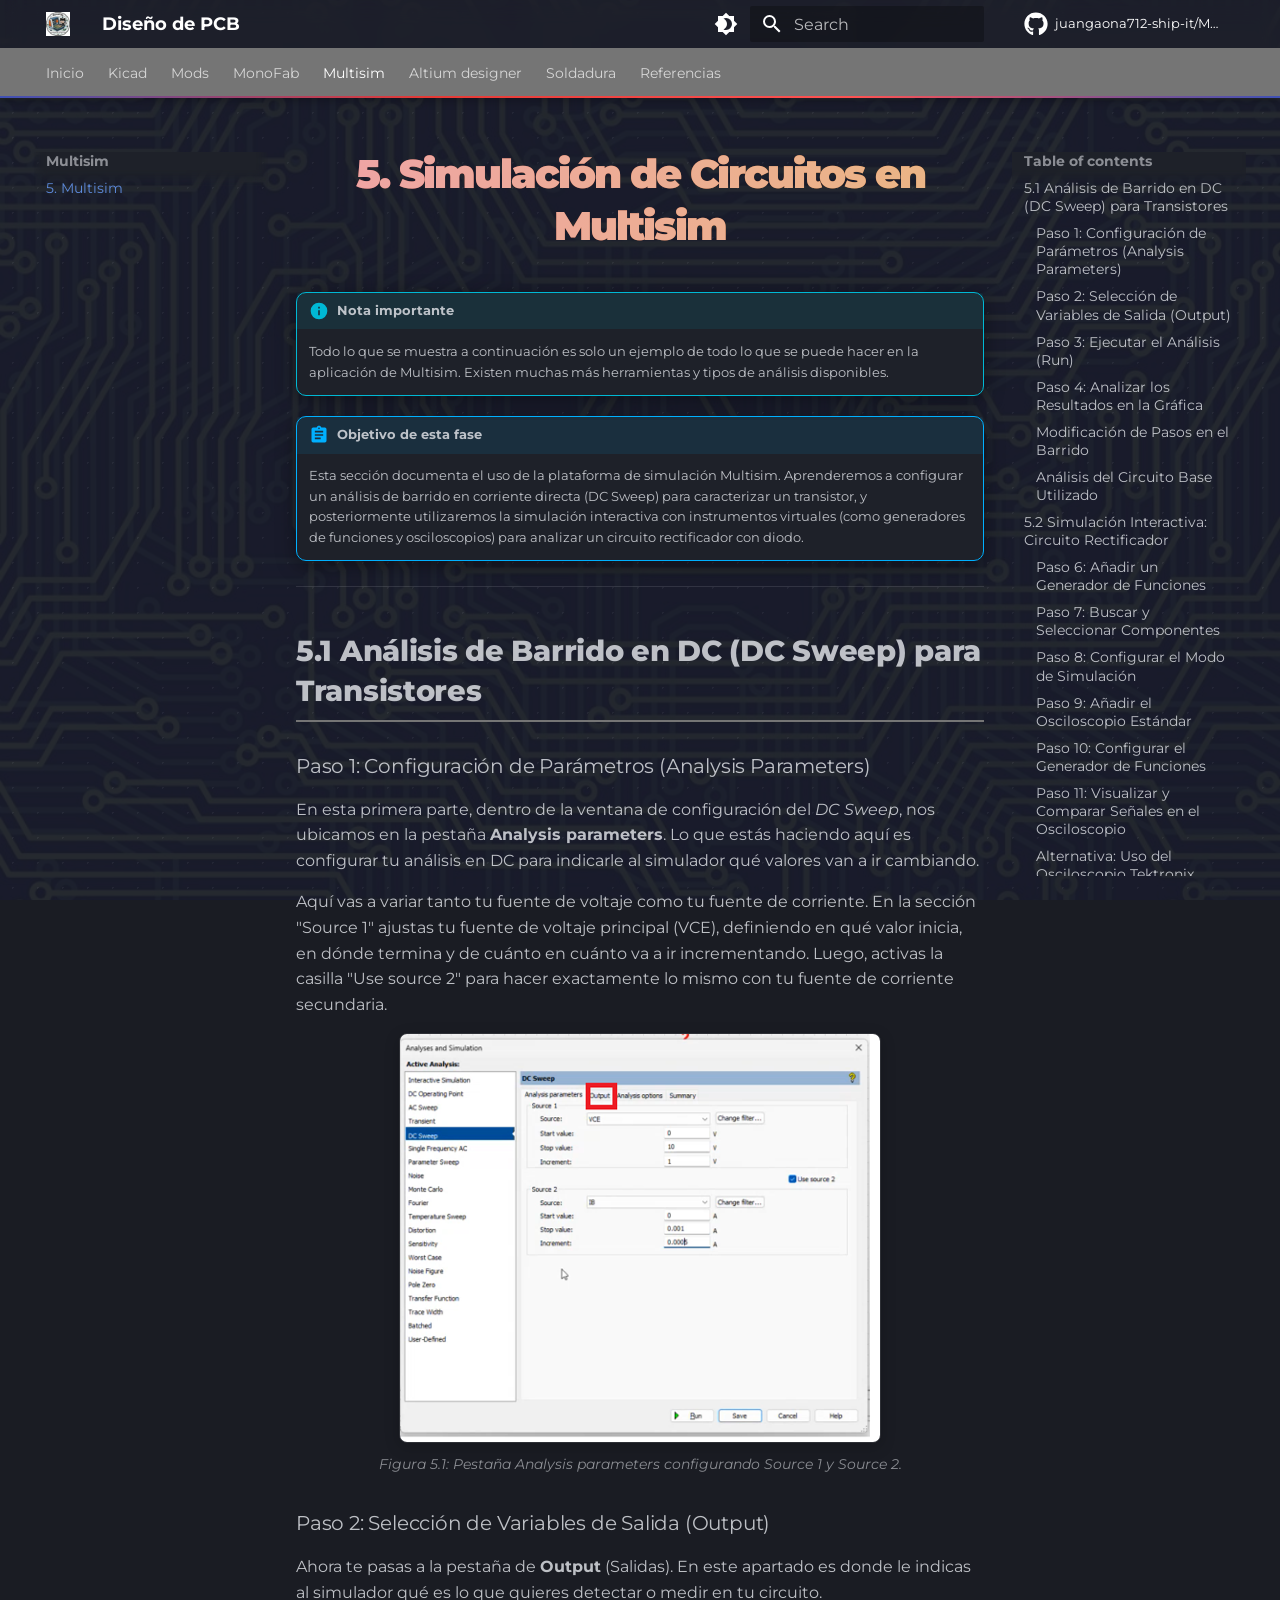
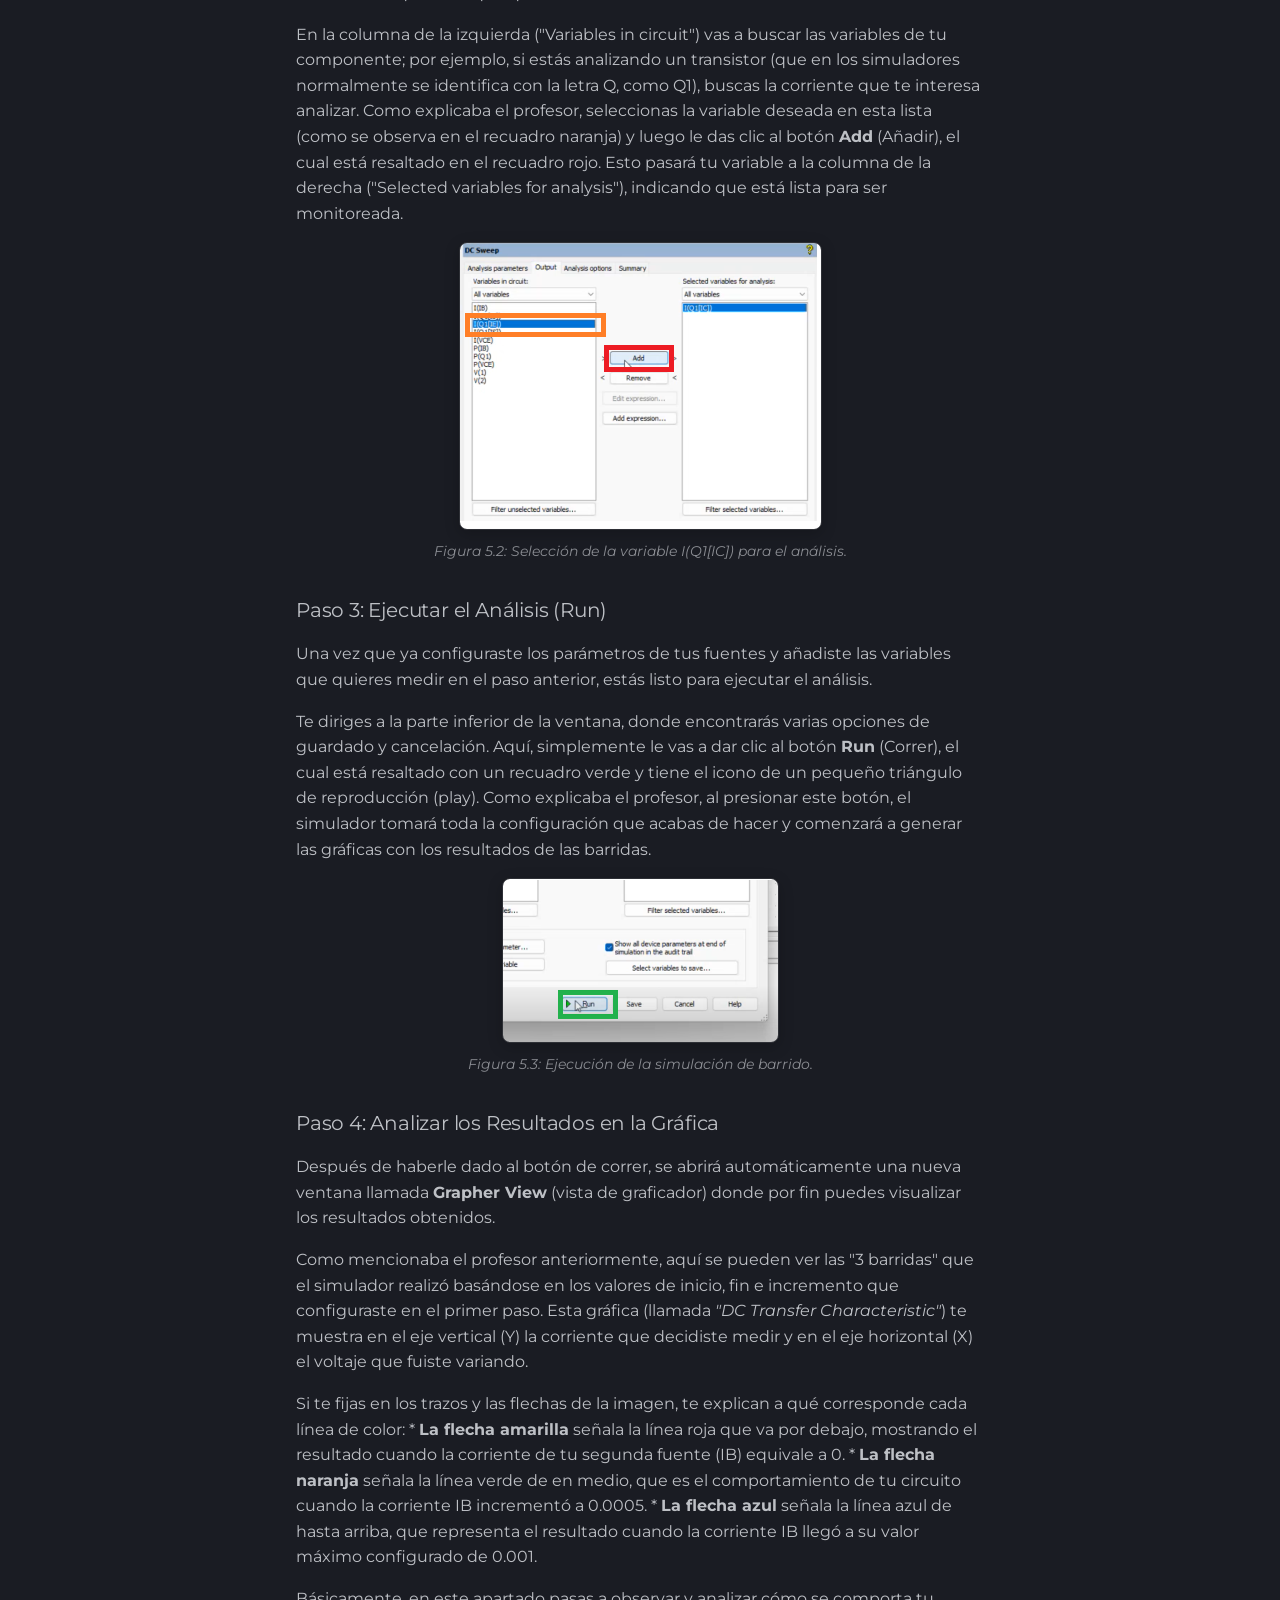
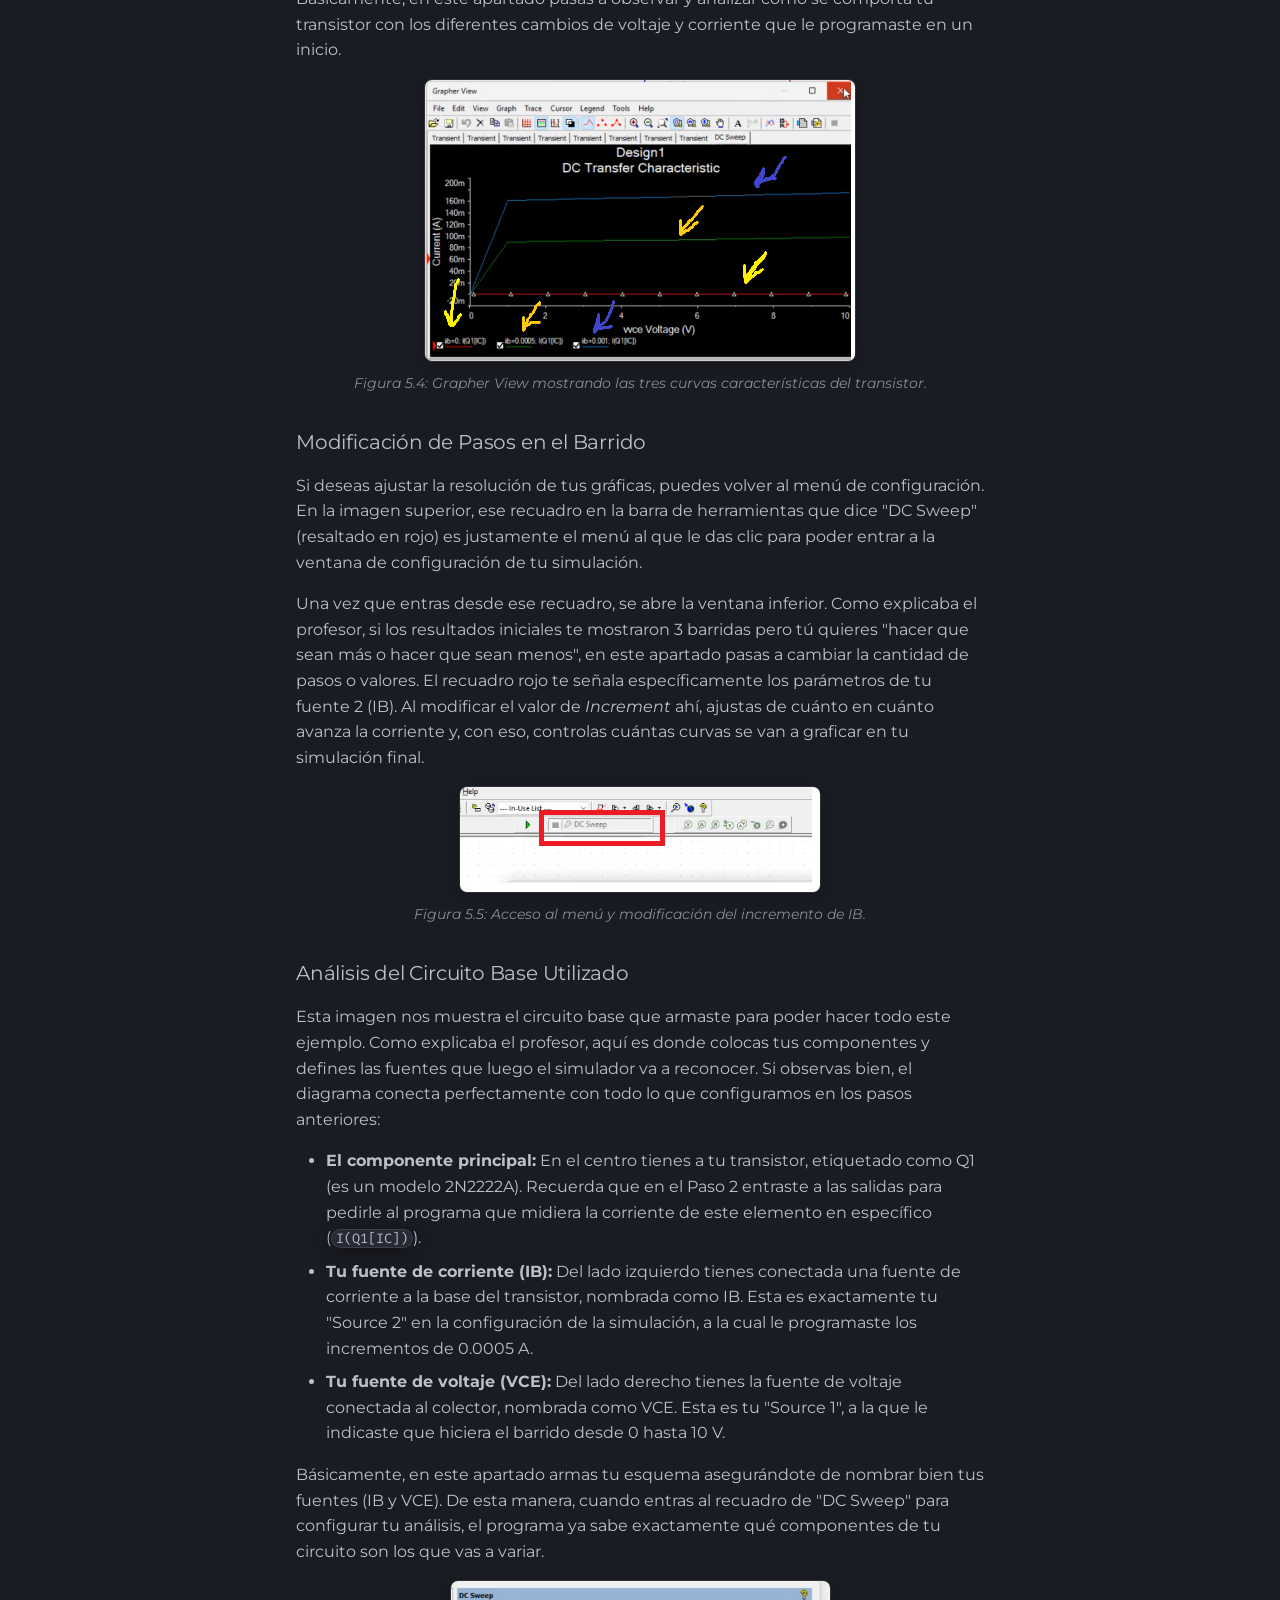
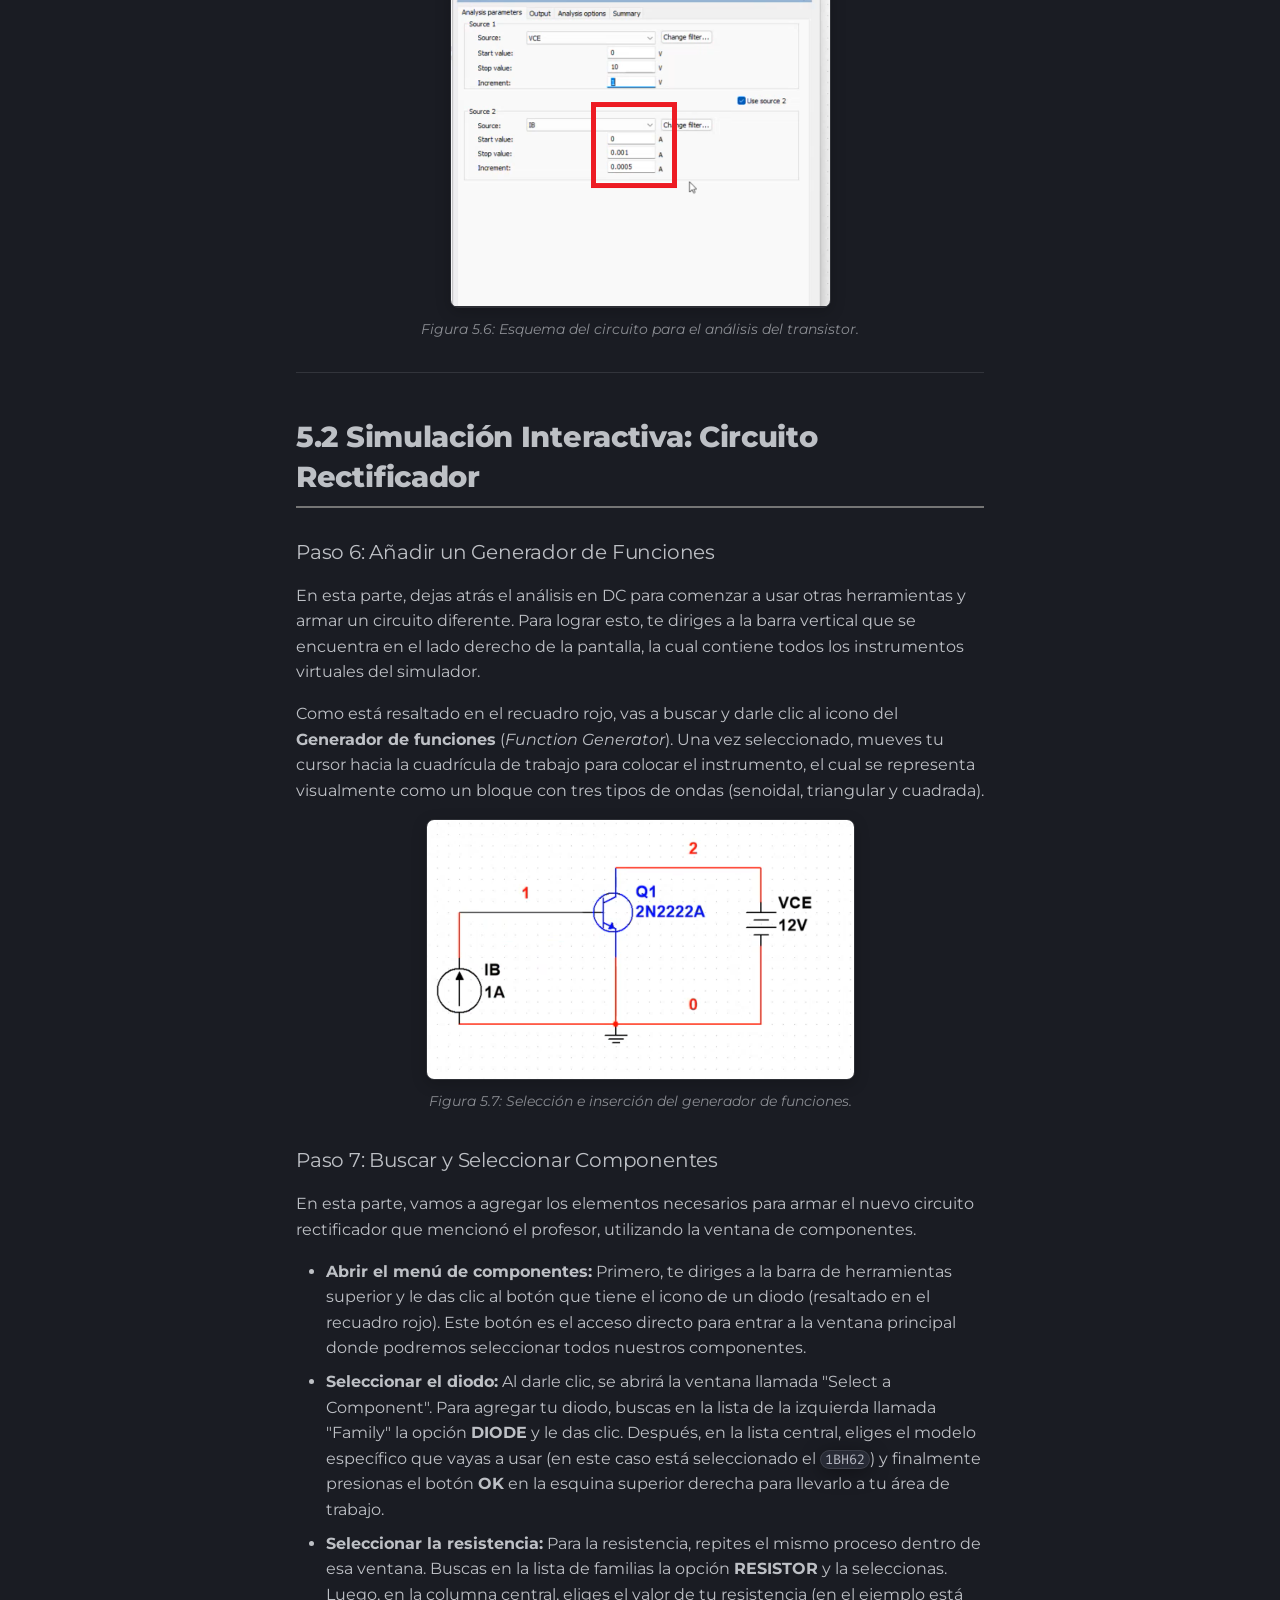
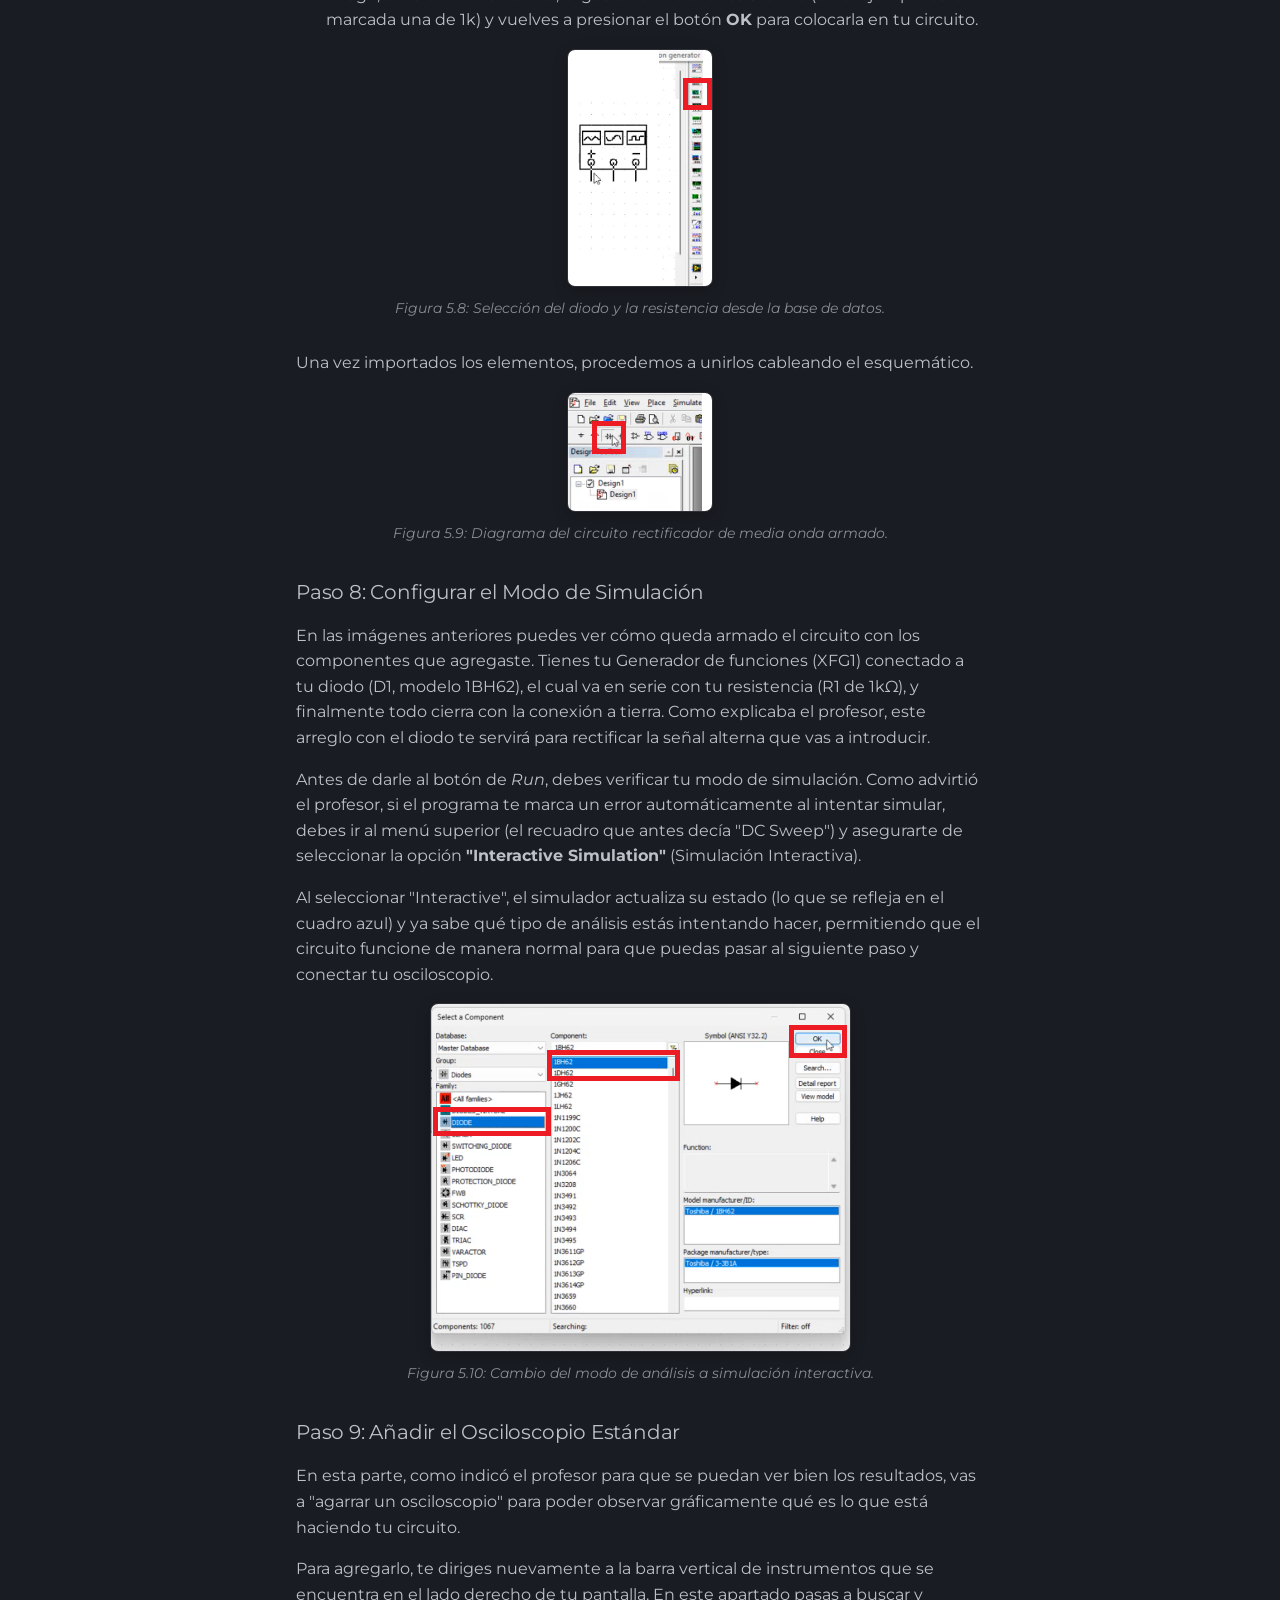
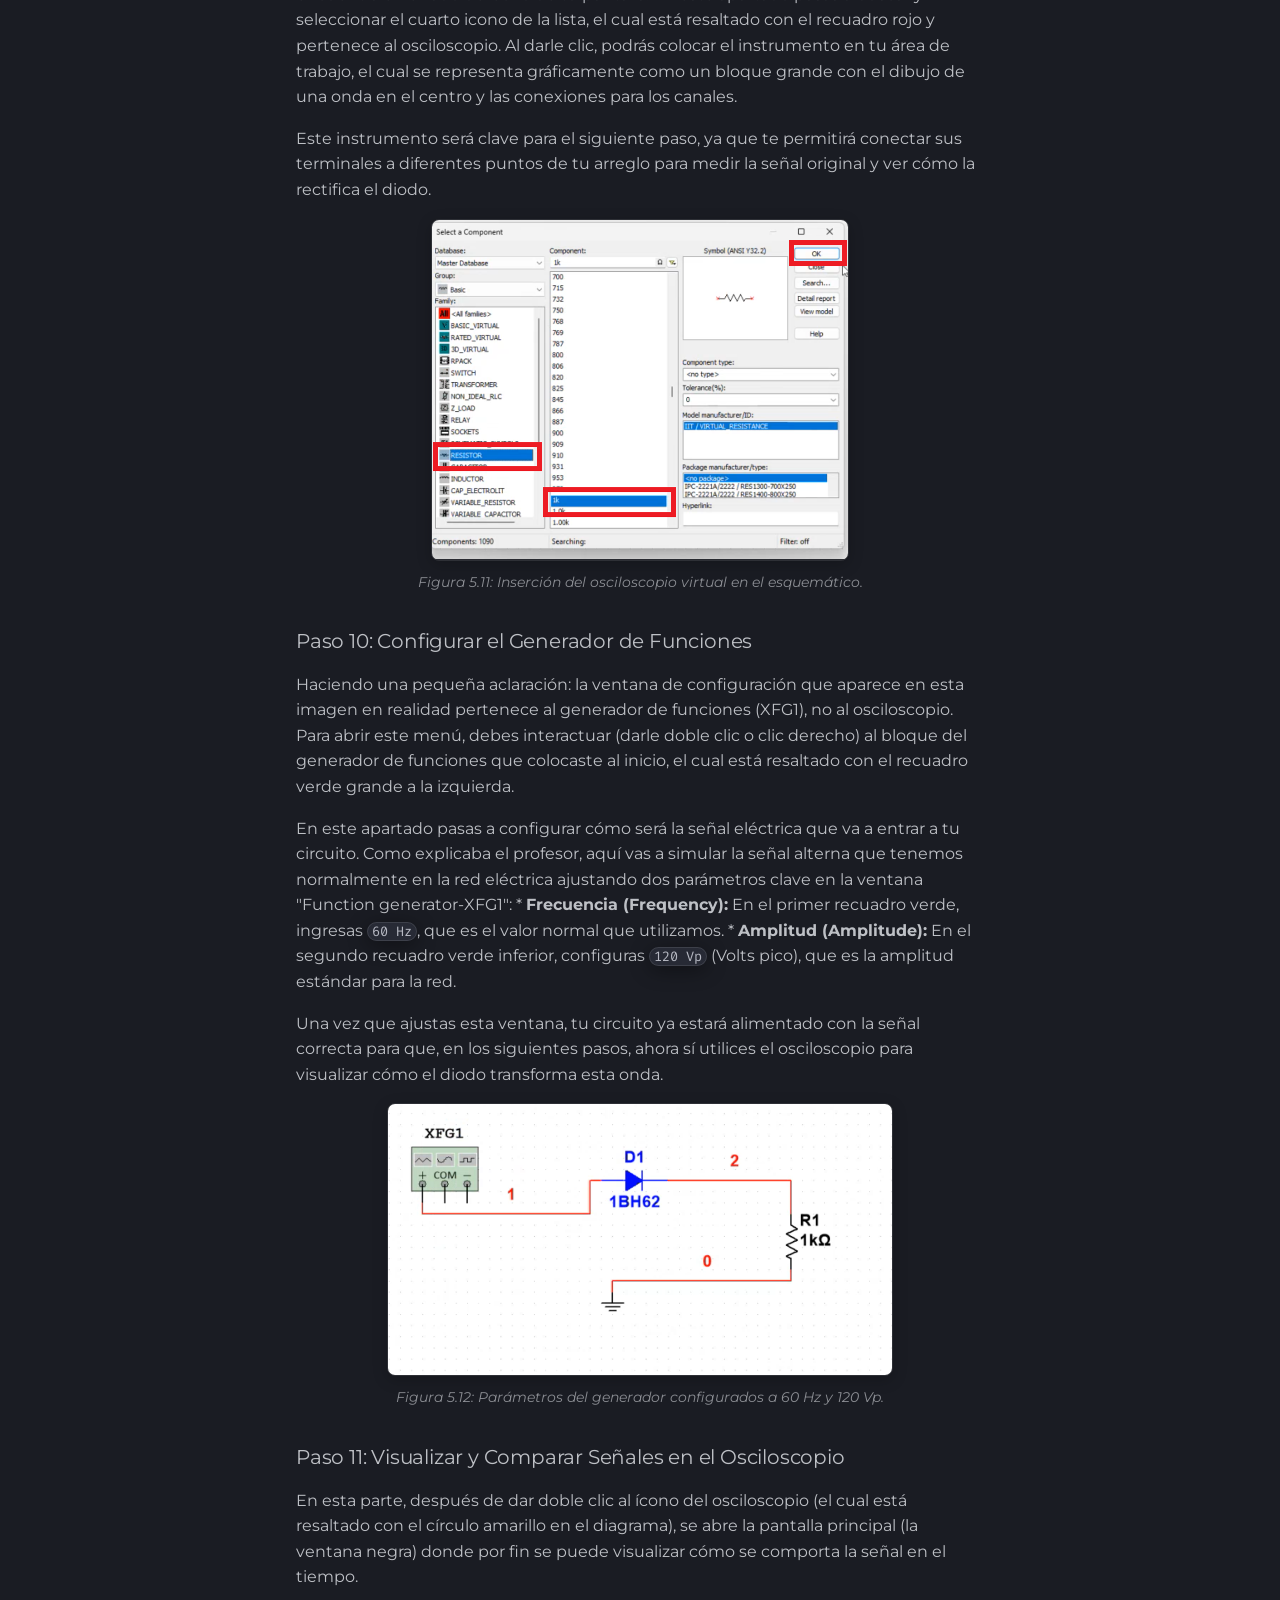
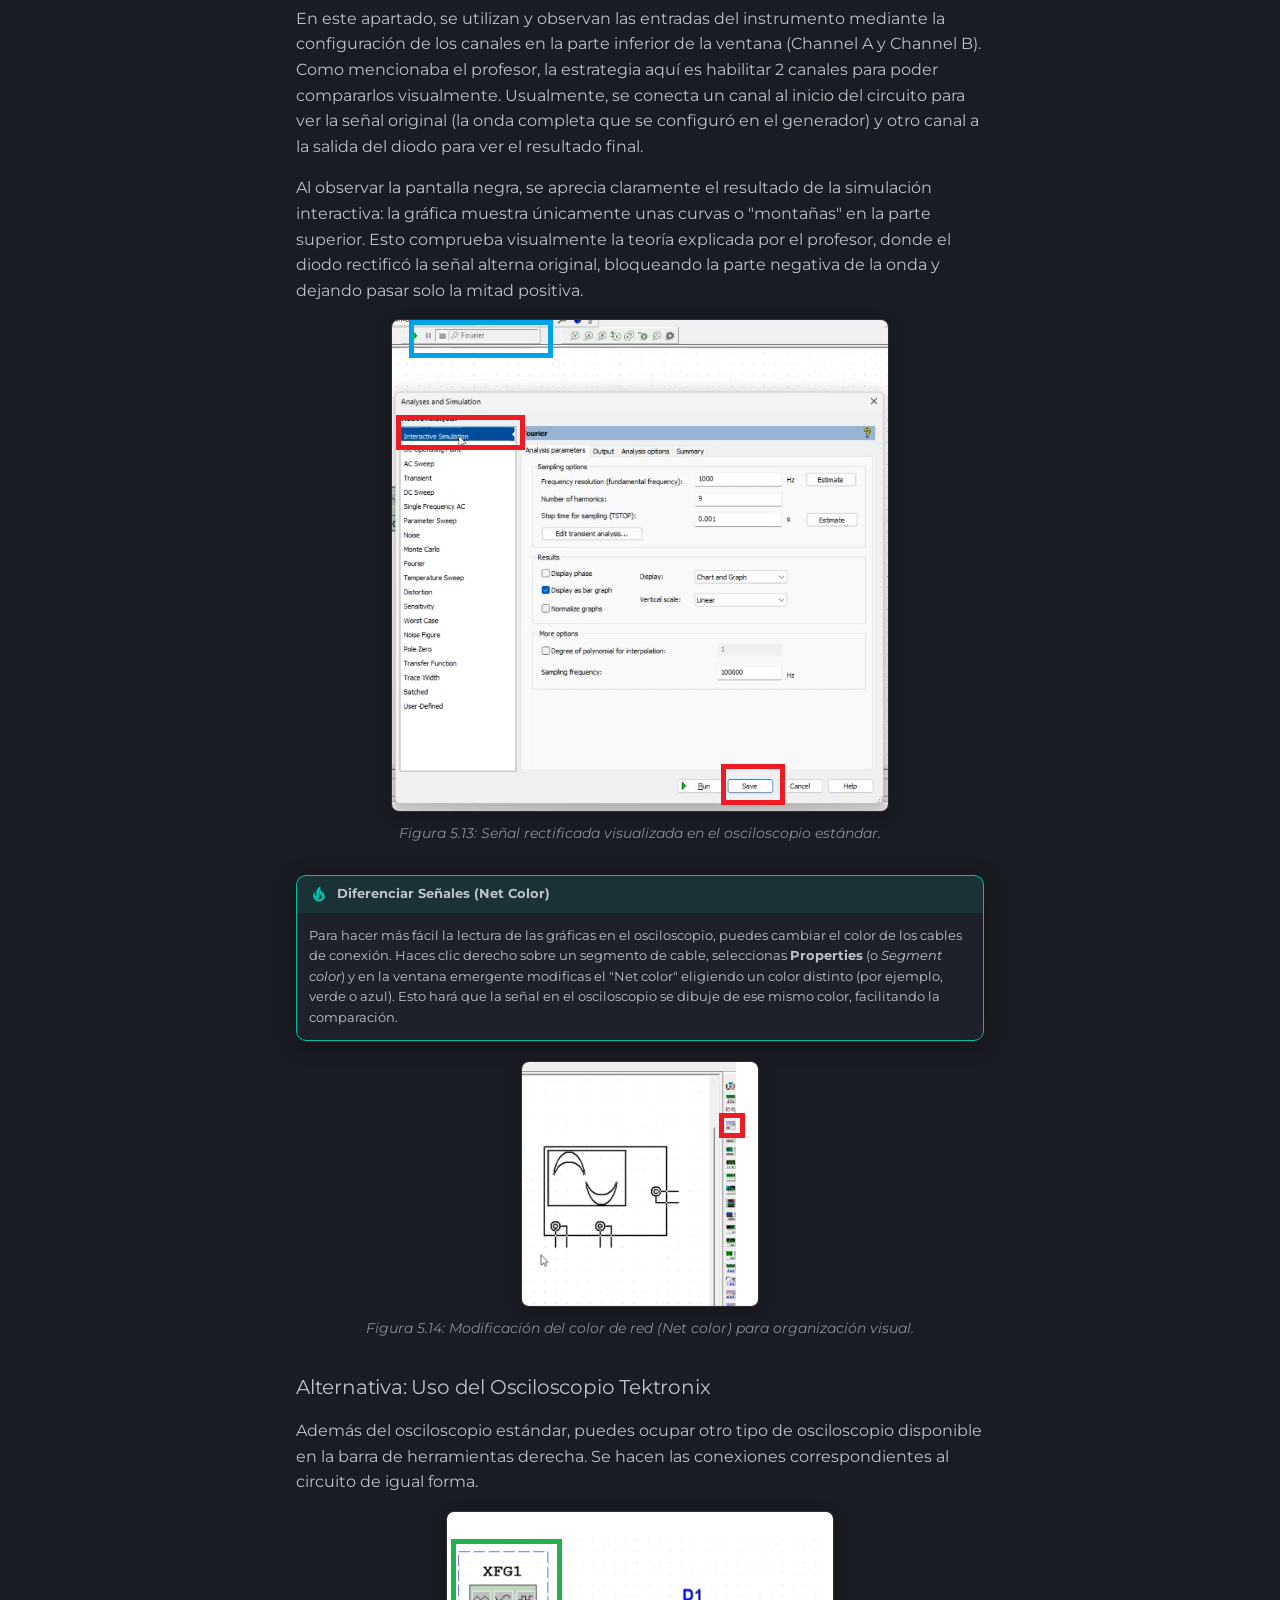
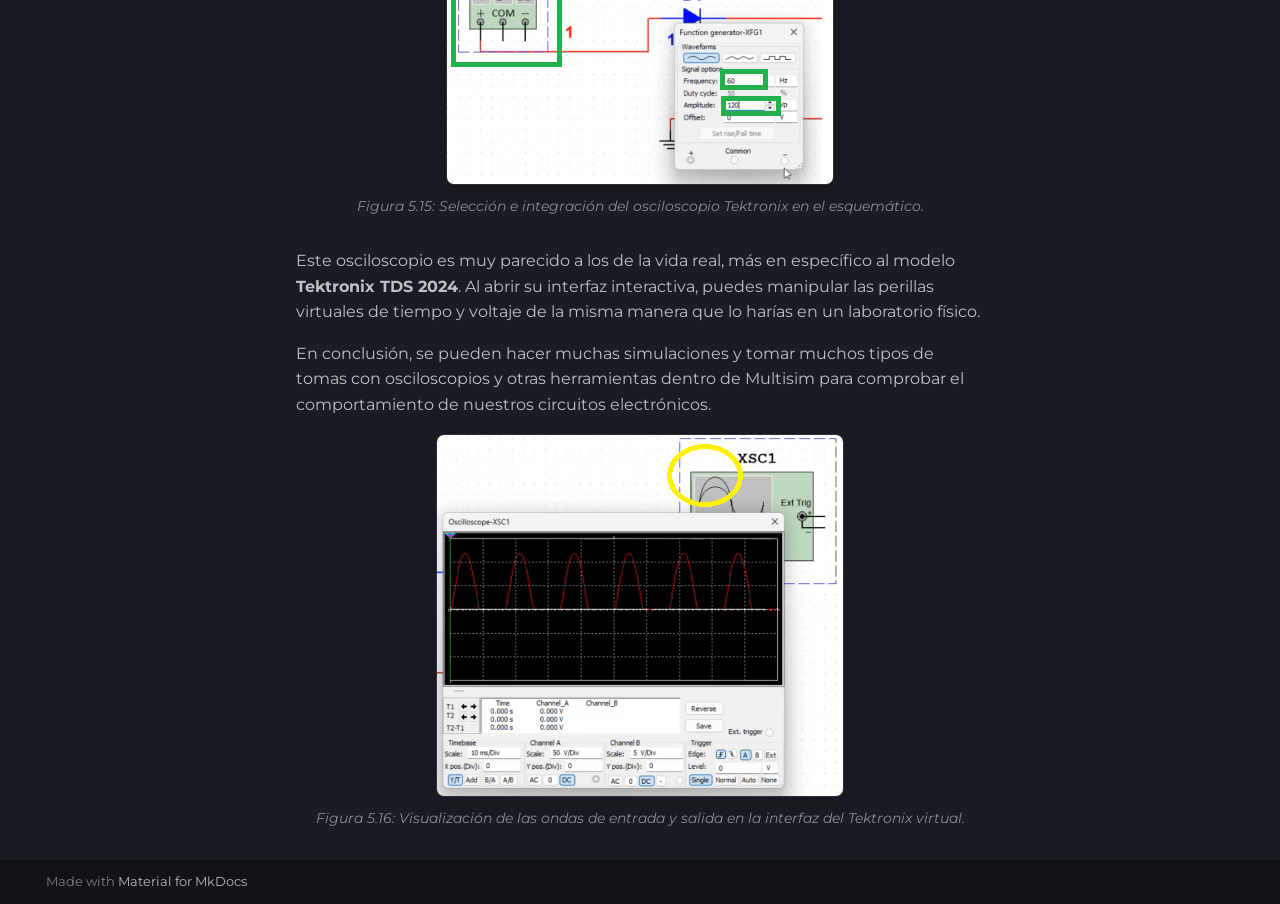
<file: multisim/index.html>
<!doctype html>
<html lang="en" class="no-js">
  <head>
    
      <meta charset="utf-8">
      <meta name="viewport" content="width=device-width,initial-scale=1">
      
        <meta name="description" content="Documentación técnica del diseño y ruteo de circuito impreso.">
      
      
        <meta name="author" content="Juan Manuel Gaona Serrano">
      
      
      
        <link rel="prev" href="../monoFab/">
      
      
        <link rel="next" href="../altium/">
      
      
        
      
      
      <link rel="icon" href="../material/developer-board">
      <meta name="generator" content="mkdocs-1.6.1, mkdocs-material-9.8.2">
    
    
      
        <title>5. Multisim - Diseño de PCB</title>
      
    
    
      <link rel="stylesheet" href="../assets/stylesheets/main.57a0d79d.min.css">
      
        
        <link rel="stylesheet" href="../assets/stylesheets/palette.fb2fffe2.min.css">
      
      


    
    
      
    
    
      
        
        
        <link rel="preconnect" href="https://fonts.gstatic.com" crossorigin>
        <link rel="stylesheet" href="https://fonts.googleapis.com/css?family=Montserrat:300,300i,400,400i,700,700i%7CFira+Code:400,400i,700,700i&display=fallback">
        <style>:root{--md-text-font:"Montserrat";--md-code-font:"Fira Code"}</style>
      
    
    
      <link rel="stylesheet" href="../stylesheets/custom.css">
    
    <script>__md_scope=new URL("..",location),__md_hash=e=>[...e].reduce(((e,_)=>(e<<5)-e+_.charCodeAt(0)),0),__md_get=(e,_=localStorage,t=__md_scope)=>JSON.parse(_.getItem(t.pathname+"."+e)),__md_set=(e,_,t=localStorage,a=__md_scope)=>{try{t.setItem(a.pathname+"."+e,JSON.stringify(_))}catch(e){}}</script>
    
      

    
    
  </head>
  
  
    
    
      
    
    
    
    
    <body dir="ltr" data-md-color-scheme="slate" data-md-color-primary="grey" data-md-color-accent="amber">
  
    
    <input class="md-toggle" data-md-toggle="drawer" type="checkbox" id="__drawer" autocomplete="off">
    <input class="md-toggle" data-md-toggle="search" type="checkbox" id="__search" autocomplete="off">
    <label class="md-overlay" for="__drawer"></label>
    <div data-md-component="skip">
      
        
        <a href="#5-simulacion-de-circuitos-en-multisim" class="md-skip">
          Skip to content
        </a>
      
    </div>
    <div data-md-component="announce">
      
    </div>
    
    
      

  

<header class="md-header md-header--shadow md-header--lifted" data-md-component="header">
  <nav class="md-header__inner md-grid" aria-label="Header">
    <a href=".." title="Diseño de PCB" class="md-header__button md-logo" aria-label="Diseño de PCB" data-md-component="logo">
      
  <img src="../img/logo.jpg" alt="logo">

    </a>
    <label class="md-header__button md-icon" for="__drawer">
      
      <svg xmlns="http://www.w3.org/2000/svg" viewBox="0 0 24 24"><path d="M3 6h18v2H3zm0 5h18v2H3zm0 5h18v2H3z"/></svg>
    </label>
    <div class="md-header__title" data-md-component="header-title">
      <div class="md-header__ellipsis">
        <div class="md-header__topic">
          <span class="md-ellipsis">
            Diseño de PCB
          </span>
        </div>
        <div class="md-header__topic" data-md-component="header-topic">
          <span class="md-ellipsis">
            
              5. Multisim
            
          </span>
        </div>
      </div>
    </div>
    
      
        <form class="md-header__option" data-md-component="palette">
  
    
    
    
    <input class="md-option" data-md-color-media="" data-md-color-scheme="slate" data-md-color-primary="grey" data-md-color-accent="amber"  aria-label="Cambiar a modo claro"  type="radio" name="__palette" id="__palette_0">
    
      <label class="md-header__button md-icon" title="Cambiar a modo claro" for="__palette_1" hidden>
        <svg xmlns="http://www.w3.org/2000/svg" viewBox="0 0 24 24"><path d="M12 18c-.89 0-1.74-.2-2.5-.55C11.56 16.5 13 14.42 13 12s-1.44-4.5-3.5-5.45C10.26 6.2 11.11 6 12 6a6 6 0 0 1 6 6 6 6 0 0 1-6 6m8-9.31V4h-4.69L12 .69 8.69 4H4v4.69L.69 12 4 15.31V20h4.69L12 23.31 15.31 20H20v-4.69L23.31 12z"/></svg>
      </label>
    
  
    
    
    
    <input class="md-option" data-md-color-media="" data-md-color-scheme="default" data-md-color-primary="blue-grey" data-md-color-accent="blue"  aria-label="Cambiar a modo oscuro"  type="radio" name="__palette" id="__palette_1">
    
      <label class="md-header__button md-icon" title="Cambiar a modo oscuro" for="__palette_0" hidden>
        <svg xmlns="http://www.w3.org/2000/svg" viewBox="0 0 24 24"><path d="M12 8a4 4 0 0 0-4 4 4 4 0 0 0 4 4 4 4 0 0 0 4-4 4 4 0 0 0-4-4m0 10a6 6 0 0 1-6-6 6 6 0 0 1 6-6 6 6 0 0 1 6 6 6 6 0 0 1-6 6m8-9.31V4h-4.69L12 .69 8.69 4H4v4.69L.69 12 4 15.31V20h4.69L12 23.31 15.31 20H20v-4.69L23.31 12z"/></svg>
      </label>
    
  
</form>
      
    
    
      <script>var palette=__md_get("__palette");if(palette&&palette.color){if("(prefers-color-scheme)"===palette.color.media){var media=matchMedia("(prefers-color-scheme: light)"),input=document.querySelector(media.matches?"[data-md-color-media='(prefers-color-scheme: light)']":"[data-md-color-media='(prefers-color-scheme: dark)']");palette.color.media=input.getAttribute("data-md-color-media"),palette.color.scheme=input.getAttribute("data-md-color-scheme"),palette.color.primary=input.getAttribute("data-md-color-primary"),palette.color.accent=input.getAttribute("data-md-color-accent")}for(var[key,value]of Object.entries(palette.color))document.body.setAttribute("data-md-color-"+key,value)}</script>
    
    
    
      
      
        <label class="md-header__button md-icon" for="__search">
          
          <svg xmlns="http://www.w3.org/2000/svg" viewBox="0 0 24 24"><path d="M9.5 3A6.5 6.5 0 0 1 16 9.5c0 1.61-.59 3.09-1.56 4.23l.27.27h.79l5 5-1.5 1.5-5-5v-.79l-.27-.27A6.52 6.52 0 0 1 9.5 16 6.5 6.5 0 0 1 3 9.5 6.5 6.5 0 0 1 9.5 3m0 2C7 5 5 7 5 9.5S7 14 9.5 14 14 12 14 9.5 12 5 9.5 5"/></svg>
        </label>
        <div class="md-search" data-md-component="search" role="dialog">
  <label class="md-search__overlay" for="__search"></label>
  <div class="md-search__inner" role="search">
    <form class="md-search__form" name="search">
      <input type="text" class="md-search__input" name="query" aria-label="Search" placeholder="Search" autocapitalize="off" autocorrect="off" autocomplete="off" spellcheck="false" data-md-component="search-query" required>
      <label class="md-search__icon md-icon" for="__search">
        
        <svg xmlns="http://www.w3.org/2000/svg" viewBox="0 0 24 24"><path d="M9.5 3A6.5 6.5 0 0 1 16 9.5c0 1.61-.59 3.09-1.56 4.23l.27.27h.79l5 5-1.5 1.5-5-5v-.79l-.27-.27A6.52 6.52 0 0 1 9.5 16 6.5 6.5 0 0 1 3 9.5 6.5 6.5 0 0 1 9.5 3m0 2C7 5 5 7 5 9.5S7 14 9.5 14 14 12 14 9.5 12 5 9.5 5"/></svg>
        
        <svg xmlns="http://www.w3.org/2000/svg" viewBox="0 0 24 24"><path d="M20 11v2H8l5.5 5.5-1.42 1.42L4.16 12l7.92-7.92L13.5 5.5 8 11z"/></svg>
      </label>
      <nav class="md-search__options" aria-label="Search">
        
        <button type="reset" class="md-search__icon md-icon" title="Clear" aria-label="Clear" tabindex="-1">
          
          <svg xmlns="http://www.w3.org/2000/svg" viewBox="0 0 24 24"><path d="M19 6.41 17.59 5 12 10.59 6.41 5 5 6.41 10.59 12 5 17.59 6.41 19 12 13.41 17.59 19 19 17.59 13.41 12z"/></svg>
        </button>
      </nav>
      
    </form>
    <div class="md-search__output">
      <div class="md-search__scrollwrap" tabindex="0" data-md-scrollfix>
        <div class="md-search-result" data-md-component="search-result">
          <div class="md-search-result__meta">
            Initializing search
          </div>
          <ol class="md-search-result__list" role="presentation"></ol>
        </div>
      </div>
    </div>
  </div>
</div>
      
    
    
      <div class="md-header__source">
        <a href="https://github.com/juangaona712-ship-it/MonoFab-.git" title="Go to repository" class="md-source" data-md-component="source">
  <div class="md-source__icon md-icon">
    
    <svg xmlns="http://www.w3.org/2000/svg" viewBox="0 0 512 512"><!--! Font Awesome Free 7.1.0 by @fontawesome - https://fontawesome.com License - https://fontawesome.com/license/free (Icons: CC BY 4.0, Fonts: SIL OFL 1.1, Code: MIT License) Copyright 2025 Fonticons, Inc.--><path d="M173.9 397.4c0 2-2.3 3.6-5.2 3.6-3.3.3-5.6-1.3-5.6-3.6 0-2 2.3-3.6 5.2-3.6 3-.3 5.6 1.3 5.6 3.6m-31.1-4.5c-.7 2 1.3 4.3 4.3 4.9 2.6 1 5.6 0 6.2-2s-1.3-4.3-4.3-5.2c-2.6-.7-5.5.3-6.2 2.3m44.2-1.7c-2.9.7-4.9 2.6-4.6 4.9.3 2 2.9 3.3 5.9 2.6 2.9-.7 4.9-2.6 4.6-4.6-.3-1.9-3-3.2-5.9-2.9M252.8 8C114.1 8 8 113.3 8 252c0 110.9 69.8 205.8 169.5 239.2 12.8 2.3 17.3-5.6 17.3-12.1 0-6.2-.3-40.4-.3-61.4 0 0-70 15-84.7-29.8 0 0-11.4-29.1-27.8-36.6 0 0-22.9-15.7 1.6-15.4 0 0 24.9 2 38.6 25.8 21.9 38.6 58.6 27.5 72.9 20.9 2.3-16 8.8-27.1 16-33.7-55.9-6.2-112.3-14.3-112.3-110.5 0-27.5 7.6-41.3 23.6-58.9-2.6-6.5-11.1-33.3 2.6-67.9 20.9-6.5 69 27 69 27 20-5.6 41.5-8.5 62.8-8.5s42.8 2.9 62.8 8.5c0 0 48.1-33.6 69-27 13.7 34.7 5.2 61.4 2.6 67.9 16 17.7 25.8 31.5 25.8 58.9 0 96.5-58.9 104.2-114.8 110.5 9.2 7.9 17 22.9 17 46.4 0 33.7-.3 75.4-.3 83.6 0 6.5 4.6 14.4 17.3 12.1C436.2 457.8 504 362.9 504 252 504 113.3 391.5 8 252.8 8M105.2 352.9c-1.3 1-1 3.3.7 5.2 1.6 1.6 3.9 2.3 5.2 1 1.3-1 1-3.3-.7-5.2-1.6-1.6-3.9-2.3-5.2-1m-10.8-8.1c-.7 1.3.3 2.9 2.3 3.9 1.6 1 3.6.7 4.3-.7.7-1.3-.3-2.9-2.3-3.9-2-.6-3.6-.3-4.3.7m32.4 35.6c-1.6 1.3-1 4.3 1.3 6.2 2.3 2.3 5.2 2.6 6.5 1 1.3-1.3.7-4.3-1.3-6.2-2.2-2.3-5.2-2.6-6.5-1m-11.4-14.7c-1.6 1-1.6 3.6 0 5.9s4.3 3.3 5.6 2.3c1.6-1.3 1.6-3.9 0-6.2-1.4-2.3-4-3.3-5.6-2"/></svg>
  </div>
  <div class="md-source__repository">
    juangaona712-ship-it/MonoFab
  </div>
</a>
      </div>
    
  </nav>
  
    
      
<nav class="md-tabs" aria-label="Tabs" data-md-component="tabs">
  <div class="md-grid">
    <ul class="md-tabs__list">
      
        
  
  
  
  
    <li class="md-tabs__item">
      <a href=".." class="md-tabs__link">
        
  
  
    
  
  Inicio

      </a>
    </li>
  

      
        
  
  
  
  
    
    
      <li class="md-tabs__item">
        <a href="../esquematico/" class="md-tabs__link">
          
  
  
  Kicad

        </a>
      </li>
    
  

      
        
  
  
  
  
    
    
      <li class="md-tabs__item">
        <a href="../mods-ce/" class="md-tabs__link">
          
  
  
  Mods

        </a>
      </li>
    
  

      
        
  
  
  
  
    
    
      <li class="md-tabs__item">
        <a href="../monoFab/" class="md-tabs__link">
          
  
  
  MonoFab

        </a>
      </li>
    
  

      
        
  
  
  
    
  
  
    
    
      <li class="md-tabs__item md-tabs__item--active">
        <a href="./" class="md-tabs__link">
          
  
  
  Multisim

        </a>
      </li>
    
  

      
        
  
  
  
  
    
    
      <li class="md-tabs__item">
        <a href="../altium/" class="md-tabs__link">
          
  
  
  Altium designer

        </a>
      </li>
    
  

      
        
  
  
  
  
    
    
      <li class="md-tabs__item">
        <a href="../soldadura/" class="md-tabs__link">
          
  
  
  Soldadura

        </a>
      </li>
    
  

      
        
  
  
  
  
    <li class="md-tabs__item">
      <a href="../recursos/" class="md-tabs__link">
        
  
  
    
  
  Referencias

      </a>
    </li>
  

      
    </ul>
  </div>
</nav>
    
  
</header>
    
    <div class="md-container" data-md-component="container">
      
      
        
      
      <main class="md-main" data-md-component="main">
        <div class="md-main__inner md-grid">
          
            
              
              <div class="md-sidebar md-sidebar--primary" data-md-component="sidebar" data-md-type="navigation" >
                <div class="md-sidebar__scrollwrap">
                  <div class="md-sidebar__inner">
                    


  


<nav class="md-nav md-nav--primary md-nav--lifted" aria-label="Navigation" data-md-level="0">
  <label class="md-nav__title" for="__drawer">
    <a href=".." title="Diseño de PCB" class="md-nav__button md-logo" aria-label="Diseño de PCB" data-md-component="logo">
      
  <img src="../img/logo.jpg" alt="logo">

    </a>
    Diseño de PCB
  </label>
  
    <div class="md-nav__source">
      <a href="https://github.com/juangaona712-ship-it/MonoFab-.git" title="Go to repository" class="md-source" data-md-component="source">
  <div class="md-source__icon md-icon">
    
    <svg xmlns="http://www.w3.org/2000/svg" viewBox="0 0 512 512"><!--! Font Awesome Free 7.1.0 by @fontawesome - https://fontawesome.com License - https://fontawesome.com/license/free (Icons: CC BY 4.0, Fonts: SIL OFL 1.1, Code: MIT License) Copyright 2025 Fonticons, Inc.--><path d="M173.9 397.4c0 2-2.3 3.6-5.2 3.6-3.3.3-5.6-1.3-5.6-3.6 0-2 2.3-3.6 5.2-3.6 3-.3 5.6 1.3 5.6 3.6m-31.1-4.5c-.7 2 1.3 4.3 4.3 4.9 2.6 1 5.6 0 6.2-2s-1.3-4.3-4.3-5.2c-2.6-.7-5.5.3-6.2 2.3m44.2-1.7c-2.9.7-4.9 2.6-4.6 4.9.3 2 2.9 3.3 5.9 2.6 2.9-.7 4.9-2.6 4.6-4.6-.3-1.9-3-3.2-5.9-2.9M252.8 8C114.1 8 8 113.3 8 252c0 110.9 69.8 205.8 169.5 239.2 12.8 2.3 17.3-5.6 17.3-12.1 0-6.2-.3-40.4-.3-61.4 0 0-70 15-84.7-29.8 0 0-11.4-29.1-27.8-36.6 0 0-22.9-15.7 1.6-15.4 0 0 24.9 2 38.6 25.8 21.9 38.6 58.6 27.5 72.9 20.9 2.3-16 8.8-27.1 16-33.7-55.9-6.2-112.3-14.3-112.3-110.5 0-27.5 7.6-41.3 23.6-58.9-2.6-6.5-11.1-33.3 2.6-67.9 20.9-6.5 69 27 69 27 20-5.6 41.5-8.5 62.8-8.5s42.8 2.9 62.8 8.5c0 0 48.1-33.6 69-27 13.7 34.7 5.2 61.4 2.6 67.9 16 17.7 25.8 31.5 25.8 58.9 0 96.5-58.9 104.2-114.8 110.5 9.2 7.9 17 22.9 17 46.4 0 33.7-.3 75.4-.3 83.6 0 6.5 4.6 14.4 17.3 12.1C436.2 457.8 504 362.9 504 252 504 113.3 391.5 8 252.8 8M105.2 352.9c-1.3 1-1 3.3.7 5.2 1.6 1.6 3.9 2.3 5.2 1 1.3-1 1-3.3-.7-5.2-1.6-1.6-3.9-2.3-5.2-1m-10.8-8.1c-.7 1.3.3 2.9 2.3 3.9 1.6 1 3.6.7 4.3-.7.7-1.3-.3-2.9-2.3-3.9-2-.6-3.6-.3-4.3.7m32.4 35.6c-1.6 1.3-1 4.3 1.3 6.2 2.3 2.3 5.2 2.6 6.5 1 1.3-1.3.7-4.3-1.3-6.2-2.2-2.3-5.2-2.6-6.5-1m-11.4-14.7c-1.6 1-1.6 3.6 0 5.9s4.3 3.3 5.6 2.3c1.6-1.3 1.6-3.9 0-6.2-1.4-2.3-4-3.3-5.6-2"/></svg>
  </div>
  <div class="md-source__repository">
    juangaona712-ship-it/MonoFab
  </div>
</a>
    </div>
  
  <ul class="md-nav__list" data-md-scrollfix>
    
      
      
  
  
  
  
    <li class="md-nav__item">
      <a href=".." class="md-nav__link">
        
  
  
  <span class="md-ellipsis">
    
  
    Inicio
  

    
  </span>
  
  

      </a>
    </li>
  

    
      
      
  
  
  
  
    
    
    
    
      
      
    
    
    <li class="md-nav__item md-nav__item--nested">
      
        
        
        <input class="md-nav__toggle md-toggle " type="checkbox" id="__nav_2" >
        
          
          <label class="md-nav__link" for="__nav_2" id="__nav_2_label" tabindex="0">
            
  
  
  <span class="md-ellipsis">
    
  
    Kicad
  

    
  </span>
  
  

            <span class="md-nav__icon md-icon"></span>
          </label>
        
        <nav class="md-nav" data-md-level="1" aria-labelledby="__nav_2_label" aria-expanded="false">
          <label class="md-nav__title" for="__nav_2">
            <span class="md-nav__icon md-icon"></span>
            
  
    Kicad
  

          </label>
          <ul class="md-nav__list" data-md-scrollfix>
            
              
                
  
  
  
  
    <li class="md-nav__item">
      <a href="../esquematico/" class="md-nav__link">
        
  
  
  <span class="md-ellipsis">
    
  
    1. Diseño del Esquemático
  

    
  </span>
  
  

      </a>
    </li>
  

              
            
              
                
  
  
  
  
    <li class="md-nav__item">
      <a href="../editor-placas/" class="md-nav__link">
        
  
  
  <span class="md-ellipsis">
    
  
    2. Editor de Placas (Layout)
  

    
  </span>
  
  

      </a>
    </li>
  

              
            
          </ul>
        </nav>
      
    </li>
  

    
      
      
  
  
  
  
    
    
    
    
      
      
    
    
    <li class="md-nav__item md-nav__item--nested">
      
        
        
        <input class="md-nav__toggle md-toggle " type="checkbox" id="__nav_3" >
        
          
          <label class="md-nav__link" for="__nav_3" id="__nav_3_label" tabindex="0">
            
  
  
  <span class="md-ellipsis">
    
  
    Mods
  

    
  </span>
  
  

            <span class="md-nav__icon md-icon"></span>
          </label>
        
        <nav class="md-nav" data-md-level="1" aria-labelledby="__nav_3_label" aria-expanded="false">
          <label class="md-nav__title" for="__nav_3">
            <span class="md-nav__icon md-icon"></span>
            
  
    Mods
  

          </label>
          <ul class="md-nav__list" data-md-scrollfix>
            
              
                
  
  
  
  
    <li class="md-nav__item">
      <a href="../mods-ce/" class="md-nav__link">
        
  
  
  <span class="md-ellipsis">
    
  
    3. Mods CE y Ajustes
  

    
  </span>
  
  

      </a>
    </li>
  

              
            
          </ul>
        </nav>
      
    </li>
  

    
      
      
  
  
  
  
    
    
    
    
      
      
    
    
    <li class="md-nav__item md-nav__item--nested">
      
        
        
        <input class="md-nav__toggle md-toggle " type="checkbox" id="__nav_4" >
        
          
          <label class="md-nav__link" for="__nav_4" id="__nav_4_label" tabindex="0">
            
  
  
  <span class="md-ellipsis">
    
  
    MonoFab
  

    
  </span>
  
  

            <span class="md-nav__icon md-icon"></span>
          </label>
        
        <nav class="md-nav" data-md-level="1" aria-labelledby="__nav_4_label" aria-expanded="false">
          <label class="md-nav__title" for="__nav_4">
            <span class="md-nav__icon md-icon"></span>
            
  
    MonoFab
  

          </label>
          <ul class="md-nav__list" data-md-scrollfix>
            
              
                
  
  
  
  
    <li class="md-nav__item">
      <a href="../monoFab/" class="md-nav__link">
        
  
  
  <span class="md-ellipsis">
    
  
    4. MonoFab
  

    
  </span>
  
  

      </a>
    </li>
  

              
            
          </ul>
        </nav>
      
    </li>
  

    
      
      
  
  
    
  
  
  
    
    
    
    
      
        
        
      
      
    
    
    <li class="md-nav__item md-nav__item--active md-nav__item--section md-nav__item--nested">
      
        
        
        <input class="md-nav__toggle md-toggle " type="checkbox" id="__nav_5" checked>
        
          
          <label class="md-nav__link" for="__nav_5" id="__nav_5_label" tabindex="">
            
  
  
  <span class="md-ellipsis">
    
  
    Multisim
  

    
  </span>
  
  

            <span class="md-nav__icon md-icon"></span>
          </label>
        
        <nav class="md-nav" data-md-level="1" aria-labelledby="__nav_5_label" aria-expanded="true">
          <label class="md-nav__title" for="__nav_5">
            <span class="md-nav__icon md-icon"></span>
            
  
    Multisim
  

          </label>
          <ul class="md-nav__list" data-md-scrollfix>
            
              
                
  
  
    
  
  
  
    <li class="md-nav__item md-nav__item--active">
      
      <input class="md-nav__toggle md-toggle" type="checkbox" id="__toc">
      
      
        
      
      
        <label class="md-nav__link md-nav__link--active" for="__toc">
          
  
  
  <span class="md-ellipsis">
    
  
    5. Multisim
  

    
  </span>
  
  

          <span class="md-nav__icon md-icon"></span>
        </label>
      
      <a href="./" class="md-nav__link md-nav__link--active">
        
  
  
  <span class="md-ellipsis">
    
  
    5. Multisim
  

    
  </span>
  
  

      </a>
      
        

<nav class="md-nav md-nav--secondary" aria-label="Table of contents">
  
  
  
    
  
  
    <label class="md-nav__title" for="__toc">
      <span class="md-nav__icon md-icon"></span>
      Table of contents
    </label>
    <ul class="md-nav__list" data-md-component="toc" data-md-scrollfix>
      
        <li class="md-nav__item">
  <a href="#51-analisis-de-barrido-en-dc-dc-sweep-para-transistores" class="md-nav__link">
    <span class="md-ellipsis">
      
        5.1 Análisis de Barrido en DC (DC Sweep) para Transistores
      
    </span>
  </a>
  
    <nav class="md-nav" aria-label="5.1 Análisis de Barrido en DC (DC Sweep) para Transistores">
      <ul class="md-nav__list">
        
          <li class="md-nav__item">
  <a href="#paso-1-configuracion-de-parametros-analysis-parameters" class="md-nav__link">
    <span class="md-ellipsis">
      
        Paso 1: Configuración de Parámetros (Analysis Parameters)
      
    </span>
  </a>
  
</li>
        
          <li class="md-nav__item">
  <a href="#paso-2-seleccion-de-variables-de-salida-output" class="md-nav__link">
    <span class="md-ellipsis">
      
        Paso 2: Selección de Variables de Salida (Output)
      
    </span>
  </a>
  
</li>
        
          <li class="md-nav__item">
  <a href="#paso-3-ejecutar-el-analisis-run" class="md-nav__link">
    <span class="md-ellipsis">
      
        Paso 3: Ejecutar el Análisis (Run)
      
    </span>
  </a>
  
</li>
        
          <li class="md-nav__item">
  <a href="#paso-4-analizar-los-resultados-en-la-grafica" class="md-nav__link">
    <span class="md-ellipsis">
      
        Paso 4: Analizar los Resultados en la Gráfica
      
    </span>
  </a>
  
</li>
        
          <li class="md-nav__item">
  <a href="#modificacion-de-pasos-en-el-barrido" class="md-nav__link">
    <span class="md-ellipsis">
      
        Modificación de Pasos en el Barrido
      
    </span>
  </a>
  
</li>
        
          <li class="md-nav__item">
  <a href="#analisis-del-circuito-base-utilizado" class="md-nav__link">
    <span class="md-ellipsis">
      
        Análisis del Circuito Base Utilizado
      
    </span>
  </a>
  
</li>
        
      </ul>
    </nav>
  
</li>
      
        <li class="md-nav__item">
  <a href="#52-simulacion-interactiva-circuito-rectificador" class="md-nav__link">
    <span class="md-ellipsis">
      
        5.2 Simulación Interactiva: Circuito Rectificador
      
    </span>
  </a>
  
    <nav class="md-nav" aria-label="5.2 Simulación Interactiva: Circuito Rectificador">
      <ul class="md-nav__list">
        
          <li class="md-nav__item">
  <a href="#paso-6-anadir-un-generador-de-funciones" class="md-nav__link">
    <span class="md-ellipsis">
      
        Paso 6: Añadir un Generador de Funciones
      
    </span>
  </a>
  
</li>
        
          <li class="md-nav__item">
  <a href="#paso-7-buscar-y-seleccionar-componentes" class="md-nav__link">
    <span class="md-ellipsis">
      
        Paso 7: Buscar y Seleccionar Componentes
      
    </span>
  </a>
  
</li>
        
          <li class="md-nav__item">
  <a href="#paso-8-configurar-el-modo-de-simulacion" class="md-nav__link">
    <span class="md-ellipsis">
      
        Paso 8: Configurar el Modo de Simulación
      
    </span>
  </a>
  
</li>
        
          <li class="md-nav__item">
  <a href="#paso-9-anadir-el-osciloscopio-estandar" class="md-nav__link">
    <span class="md-ellipsis">
      
        Paso 9: Añadir el Osciloscopio Estándar
      
    </span>
  </a>
  
</li>
        
          <li class="md-nav__item">
  <a href="#paso-10-configurar-el-generador-de-funciones" class="md-nav__link">
    <span class="md-ellipsis">
      
        Paso 10: Configurar el Generador de Funciones
      
    </span>
  </a>
  
</li>
        
          <li class="md-nav__item">
  <a href="#paso-11-visualizar-y-comparar-senales-en-el-osciloscopio" class="md-nav__link">
    <span class="md-ellipsis">
      
        Paso 11: Visualizar y Comparar Señales en el Osciloscopio
      
    </span>
  </a>
  
</li>
        
          <li class="md-nav__item">
  <a href="#alternativa-uso-del-osciloscopio-tektronix" class="md-nav__link">
    <span class="md-ellipsis">
      
        Alternativa: Uso del Osciloscopio Tektronix
      
    </span>
  </a>
  
</li>
        
      </ul>
    </nav>
  
</li>
      
    </ul>
  
</nav>
      
    </li>
  

              
            
          </ul>
        </nav>
      
    </li>
  

    
      
      
  
  
  
  
    
    
    
    
      
      
    
    
    <li class="md-nav__item md-nav__item--nested">
      
        
        
        <input class="md-nav__toggle md-toggle " type="checkbox" id="__nav_6" >
        
          
          <label class="md-nav__link" for="__nav_6" id="__nav_6_label" tabindex="0">
            
  
  
  <span class="md-ellipsis">
    
  
    Altium designer
  

    
  </span>
  
  

            <span class="md-nav__icon md-icon"></span>
          </label>
        
        <nav class="md-nav" data-md-level="1" aria-labelledby="__nav_6_label" aria-expanded="false">
          <label class="md-nav__title" for="__nav_6">
            <span class="md-nav__icon md-icon"></span>
            
  
    Altium designer
  

          </label>
          <ul class="md-nav__list" data-md-scrollfix>
            
              
                
  
  
  
  
    <li class="md-nav__item">
      <a href="../altium/" class="md-nav__link">
        
  
  
  <span class="md-ellipsis">
    
  
    6. Altium
  

    
  </span>
  
  

      </a>
    </li>
  

              
            
          </ul>
        </nav>
      
    </li>
  

    
      
      
  
  
  
  
    
    
    
    
      
      
    
    
    <li class="md-nav__item md-nav__item--nested">
      
        
        
        <input class="md-nav__toggle md-toggle " type="checkbox" id="__nav_7" >
        
          
          <label class="md-nav__link" for="__nav_7" id="__nav_7_label" tabindex="0">
            
  
  
  <span class="md-ellipsis">
    
  
    Soldadura
  

    
  </span>
  
  

            <span class="md-nav__icon md-icon"></span>
          </label>
        
        <nav class="md-nav" data-md-level="1" aria-labelledby="__nav_7_label" aria-expanded="false">
          <label class="md-nav__title" for="__nav_7">
            <span class="md-nav__icon md-icon"></span>
            
  
    Soldadura
  

          </label>
          <ul class="md-nav__list" data-md-scrollfix>
            
              
                
  
  
  
  
    <li class="md-nav__item">
      <a href="../soldadura/" class="md-nav__link">
        
  
  
  <span class="md-ellipsis">
    
  
    7. Soldaduras - Técnicas y Resultados
  

    
  </span>
  
  

      </a>
    </li>
  

              
            
          </ul>
        </nav>
      
    </li>
  

    
      
      
  
  
  
  
    <li class="md-nav__item">
      <a href="../recursos/" class="md-nav__link">
        
  
  
  <span class="md-ellipsis">
    
  
    Referencias
  

    
  </span>
  
  

      </a>
    </li>
  

    
  </ul>
</nav>
                  </div>
                </div>
              </div>
            
            
              
              <div class="md-sidebar md-sidebar--secondary" data-md-component="sidebar" data-md-type="toc" >
                <div class="md-sidebar__scrollwrap">
                  <div class="md-sidebar__inner">
                    

<nav class="md-nav md-nav--secondary" aria-label="Table of contents">
  
  
  
    
  
  
    <label class="md-nav__title" for="__toc">
      <span class="md-nav__icon md-icon"></span>
      Table of contents
    </label>
    <ul class="md-nav__list" data-md-component="toc" data-md-scrollfix>
      
        <li class="md-nav__item">
  <a href="#51-analisis-de-barrido-en-dc-dc-sweep-para-transistores" class="md-nav__link">
    <span class="md-ellipsis">
      
        5.1 Análisis de Barrido en DC (DC Sweep) para Transistores
      
    </span>
  </a>
  
    <nav class="md-nav" aria-label="5.1 Análisis de Barrido en DC (DC Sweep) para Transistores">
      <ul class="md-nav__list">
        
          <li class="md-nav__item">
  <a href="#paso-1-configuracion-de-parametros-analysis-parameters" class="md-nav__link">
    <span class="md-ellipsis">
      
        Paso 1: Configuración de Parámetros (Analysis Parameters)
      
    </span>
  </a>
  
</li>
        
          <li class="md-nav__item">
  <a href="#paso-2-seleccion-de-variables-de-salida-output" class="md-nav__link">
    <span class="md-ellipsis">
      
        Paso 2: Selección de Variables de Salida (Output)
      
    </span>
  </a>
  
</li>
        
          <li class="md-nav__item">
  <a href="#paso-3-ejecutar-el-analisis-run" class="md-nav__link">
    <span class="md-ellipsis">
      
        Paso 3: Ejecutar el Análisis (Run)
      
    </span>
  </a>
  
</li>
        
          <li class="md-nav__item">
  <a href="#paso-4-analizar-los-resultados-en-la-grafica" class="md-nav__link">
    <span class="md-ellipsis">
      
        Paso 4: Analizar los Resultados en la Gráfica
      
    </span>
  </a>
  
</li>
        
          <li class="md-nav__item">
  <a href="#modificacion-de-pasos-en-el-barrido" class="md-nav__link">
    <span class="md-ellipsis">
      
        Modificación de Pasos en el Barrido
      
    </span>
  </a>
  
</li>
        
          <li class="md-nav__item">
  <a href="#analisis-del-circuito-base-utilizado" class="md-nav__link">
    <span class="md-ellipsis">
      
        Análisis del Circuito Base Utilizado
      
    </span>
  </a>
  
</li>
        
      </ul>
    </nav>
  
</li>
      
        <li class="md-nav__item">
  <a href="#52-simulacion-interactiva-circuito-rectificador" class="md-nav__link">
    <span class="md-ellipsis">
      
        5.2 Simulación Interactiva: Circuito Rectificador
      
    </span>
  </a>
  
    <nav class="md-nav" aria-label="5.2 Simulación Interactiva: Circuito Rectificador">
      <ul class="md-nav__list">
        
          <li class="md-nav__item">
  <a href="#paso-6-anadir-un-generador-de-funciones" class="md-nav__link">
    <span class="md-ellipsis">
      
        Paso 6: Añadir un Generador de Funciones
      
    </span>
  </a>
  
</li>
        
          <li class="md-nav__item">
  <a href="#paso-7-buscar-y-seleccionar-componentes" class="md-nav__link">
    <span class="md-ellipsis">
      
        Paso 7: Buscar y Seleccionar Componentes
      
    </span>
  </a>
  
</li>
        
          <li class="md-nav__item">
  <a href="#paso-8-configurar-el-modo-de-simulacion" class="md-nav__link">
    <span class="md-ellipsis">
      
        Paso 8: Configurar el Modo de Simulación
      
    </span>
  </a>
  
</li>
        
          <li class="md-nav__item">
  <a href="#paso-9-anadir-el-osciloscopio-estandar" class="md-nav__link">
    <span class="md-ellipsis">
      
        Paso 9: Añadir el Osciloscopio Estándar
      
    </span>
  </a>
  
</li>
        
          <li class="md-nav__item">
  <a href="#paso-10-configurar-el-generador-de-funciones" class="md-nav__link">
    <span class="md-ellipsis">
      
        Paso 10: Configurar el Generador de Funciones
      
    </span>
  </a>
  
</li>
        
          <li class="md-nav__item">
  <a href="#paso-11-visualizar-y-comparar-senales-en-el-osciloscopio" class="md-nav__link">
    <span class="md-ellipsis">
      
        Paso 11: Visualizar y Comparar Señales en el Osciloscopio
      
    </span>
  </a>
  
</li>
        
          <li class="md-nav__item">
  <a href="#alternativa-uso-del-osciloscopio-tektronix" class="md-nav__link">
    <span class="md-ellipsis">
      
        Alternativa: Uso del Osciloscopio Tektronix
      
    </span>
  </a>
  
</li>
        
      </ul>
    </nav>
  
</li>
      
    </ul>
  
</nav>
                  </div>
                </div>
              </div>
            
          
          
            <div class="md-content" data-md-component="content">
              
              <article class="md-content__inner md-typeset">
                
                  


  
  


<h1 id="5-simulacion-de-circuitos-en-multisim">5. Simulación de Circuitos en Multisim</h1>
<div class="admonition info">
<p class="admonition-title">Nota importante</p>
<p>Todo lo que se muestra a continuación es solo un ejemplo de todo lo que se puede hacer en la aplicación de Multisim. Existen muchas más herramientas y tipos de análisis disponibles.</p>
</div>
<div class="admonition abstract">
<p class="admonition-title">Objetivo de esta fase</p>
<p>Esta sección documenta el uso de la plataforma de simulación Multisim. Aprenderemos a configurar un análisis de barrido en corriente directa (DC Sweep) para caracterizar un transistor, y posteriormente utilizaremos la simulación interactiva con instrumentos virtuales (como generadores de funciones y osciloscopios) para analizar un circuito rectificador con diodo.</p>
</div>
<hr />
<h2 id="51-analisis-de-barrido-en-dc-dc-sweep-para-transistores">5.1 Análisis de Barrido en DC (DC Sweep) para Transistores</h2>
<h3 id="paso-1-configuracion-de-parametros-analysis-parameters">Paso 1: Configuración de Parámetros (Analysis Parameters)</h3>
<p>En esta primera parte, dentro de la ventana de configuración del <em>DC Sweep</em>, nos ubicamos en la pestaña <strong>Analysis parameters</strong>. Lo que estás haciendo aquí es configurar tu análisis en DC para indicarle al simulador qué valores van a ir cambiando. </p>
<p>Aquí vas a variar tanto tu fuente de voltaje como tu fuente de corriente. En la sección "Source 1" ajustas tu fuente de voltaje principal (VCE), definiendo en qué valor inicia, en dónde termina y de cuánto en cuánto va a ir incrementando. Luego, activas la casilla "Use source 2" para hacer exactamente lo mismo con tu fuente de corriente secundaria.</p>
<p><img alt="Configuración de parámetros DC Sweep" src="../img/imagenes_multisim/Imagen1.png" />
<em>Figura 5.1: Pestaña Analysis parameters configurando Source 1 y Source 2.</em></p>
<h3 id="paso-2-seleccion-de-variables-de-salida-output">Paso 2: Selección de Variables de Salida (Output)</h3>
<p>Ahora te pasas a la pestaña de <strong>Output</strong> (Salidas). En este apartado es donde le indicas al simulador qué es lo que quieres detectar o medir en tu circuito. </p>
<p>En la columna de la izquierda ("Variables in circuit") vas a buscar las variables de tu componente; por ejemplo, si estás analizando un transistor (que en los simuladores normalmente se identifica con la letra Q, como Q1), buscas la corriente que te interesa analizar. Como explicaba el profesor, seleccionas la variable deseada en esta lista (como se observa en el recuadro naranja) y luego le das clic al botón <strong>Add</strong> (Añadir), el cual está resaltado en el recuadro rojo. Esto pasará tu variable a la columna de la derecha ("Selected variables for analysis"), indicando que está lista para ser monitoreada.</p>
<p><img alt="Pestaña de Output en DC Sweep" src="../img/imagenes_multisim/Imagen2.png" />
<em>Figura 5.2: Selección de la variable I(Q1[IC]) para el análisis.</em></p>
<h3 id="paso-3-ejecutar-el-analisis-run">Paso 3: Ejecutar el Análisis (Run)</h3>
<p>Una vez que ya configuraste los parámetros de tus fuentes y añadiste las variables que quieres medir en el paso anterior, estás listo para ejecutar el análisis. </p>
<p>Te diriges a la parte inferior de la ventana, donde encontrarás varias opciones de guardado y cancelación. Aquí, simplemente le vas a dar clic al botón <strong>Run</strong> (Correr), el cual está resaltado con un recuadro verde y tiene el icono de un pequeño triángulo de reproducción (play). Como explicaba el profesor, al presionar este botón, el simulador tomará toda la configuración que acabas de hacer y comenzará a generar las gráficas con los resultados de las barridas.</p>
<p><img alt="Botón Run de Multisim" src="../img/imagenes_multisim/Imagen3.png" />
<em>Figura 5.3: Ejecución de la simulación de barrido.</em></p>
<h3 id="paso-4-analizar-los-resultados-en-la-grafica">Paso 4: Analizar los Resultados en la Gráfica</h3>
<p>Después de haberle dado al botón de correr, se abrirá automáticamente una nueva ventana llamada <strong>Grapher View</strong> (vista de graficador) donde por fin puedes visualizar los resultados obtenidos.</p>
<p>Como mencionaba el profesor anteriormente, aquí se pueden ver las "3 barridas" que el simulador realizó basándose en los valores de inicio, fin e incremento que configuraste en el primer paso. Esta gráfica (llamada <em>"DC Transfer Characteristic"</em>) te muestra en el eje vertical (Y) la corriente que decidiste medir y en el eje horizontal (X) el voltaje que fuiste variando.</p>
<p>Si te fijas en los trazos y las flechas de la imagen, te explican a qué corresponde cada línea de color:
*   <strong>La flecha amarilla</strong> señala la línea roja que va por debajo, mostrando el resultado cuando la corriente de tu segunda fuente (IB) equivale a 0.
*   <strong>La flecha naranja</strong> señala la línea verde de en medio, que es el comportamiento de tu circuito cuando la corriente IB incrementó a 0.0005.
*   <strong>La flecha azul</strong> señala la línea azul de hasta arriba, que representa el resultado cuando la corriente IB llegó a su valor máximo configurado de 0.001.</p>
<p>Básicamente, en este apartado pasas a observar y analizar cómo se comporta tu transistor con los diferentes cambios de voltaje y corriente que le programaste en un inicio.</p>
<p><img alt="Gráfica DC Transfer Characteristic" src="../img/imagenes_multisim/Imagen4.png" />
<em>Figura 5.4: Grapher View mostrando las tres curvas características del transistor.</em></p>
<h3 id="modificacion-de-pasos-en-el-barrido">Modificación de Pasos en el Barrido</h3>
<p>Si deseas ajustar la resolución de tus gráficas, puedes volver al menú de configuración. En la imagen superior, ese recuadro en la barra de herramientas que dice "DC Sweep" (resaltado en rojo) es justamente el menú al que le das clic para poder entrar a la ventana de configuración de tu simulación.</p>
<p>Una vez que entras desde ese recuadro, se abre la ventana inferior. Como explicaba el profesor, si los resultados iniciales te mostraron 3 barridas pero tú quieres "hacer que sean más o hacer que sean menos", en este apartado pasas a cambiar la cantidad de pasos o valores. El recuadro rojo te señala específicamente los parámetros de tu fuente 2 (IB). Al modificar el valor de <em>Increment</em> ahí, ajustas de cuánto en cuánto avanza la corriente y, con eso, controlas cuántas curvas se van a graficar en tu simulación final.</p>
<p><img alt="Modificación del DC Sweep" src="../img/imagenes_multisim/Imagen5.png" />
<em>Figura 5.5: Acceso al menú y modificación del incremento de IB.</em></p>
<h3 id="analisis-del-circuito-base-utilizado">Análisis del Circuito Base Utilizado</h3>
<p>Esta imagen nos muestra el circuito base que armaste para poder hacer todo este ejemplo. Como explicaba el profesor, aquí es donde colocas tus componentes y defines las fuentes que luego el simulador va a reconocer. Si observas bien, el diagrama conecta perfectamente con todo lo que configuramos en los pasos anteriores:</p>
<ul>
<li><strong>El componente principal:</strong> En el centro tienes a tu transistor, etiquetado como Q1 (es un modelo 2N2222A). Recuerda que en el Paso 2 entraste a las salidas para pedirle al programa que midiera la corriente de este elemento en específico (<code>I(Q1[IC])</code>).</li>
<li><strong>Tu fuente de corriente (IB):</strong> Del lado izquierdo tienes conectada una fuente de corriente a la base del transistor, nombrada como IB. Esta es exactamente tu "Source 2" en la configuración de la simulación, a la cual le programaste los incrementos de 0.0005 A.</li>
<li><strong>Tu fuente de voltaje (VCE):</strong> Del lado derecho tienes la fuente de voltaje conectada al colector, nombrada como VCE. Esta es tu "Source 1", a la que le indicaste que hiciera el barrido desde 0 hasta 10 V.</li>
</ul>
<p>Básicamente, en este apartado armas tu esquema asegurándote de nombrar bien tus fuentes (IB y VCE). De esta manera, cuando entras al recuadro de "DC Sweep" para configurar tu análisis, el programa ya sabe exactamente qué componentes de tu circuito son los que vas a variar.</p>
<p><img alt="Circuito de Transistor BJT" src="../img/imagenes_multisim/Imagen6.png" />
<em>Figura 5.6: Esquema del circuito para el análisis del transistor.</em></p>
<hr />
<h2 id="52-simulacion-interactiva-circuito-rectificador">5.2 Simulación Interactiva: Circuito Rectificador</h2>
<h3 id="paso-6-anadir-un-generador-de-funciones">Paso 6: Añadir un Generador de Funciones</h3>
<p>En esta parte, dejas atrás el análisis en DC para comenzar a usar otras herramientas y armar un circuito diferente. Para lograr esto, te diriges a la barra vertical que se encuentra en el lado derecho de la pantalla, la cual contiene todos los instrumentos virtuales del simulador.</p>
<p>Como está resaltado en el recuadro rojo, vas a buscar y darle clic al icono del <strong>Generador de funciones</strong> (<em>Function Generator</em>). Una vez seleccionado, mueves tu cursor hacia la cuadrícula de trabajo para colocar el instrumento, el cual se representa visualmente como un bloque con tres tipos de ondas (senoidal, triangular y cuadrada).</p>
<p><img alt="Icono del Generador de Funciones" src="../img/imagenes_multisim/Imagen7.png" />
<em>Figura 5.7: Selección e inserción del generador de funciones.</em></p>
<h3 id="paso-7-buscar-y-seleccionar-componentes">Paso 7: Buscar y Seleccionar Componentes</h3>
<p>En esta parte, vamos a agregar los elementos necesarios para armar el nuevo circuito rectificador que mencionó el profesor, utilizando la ventana de componentes.</p>
<ul>
<li><strong>Abrir el menú de componentes:</strong> Primero, te diriges a la barra de herramientas superior y le das clic al botón que tiene el icono de un diodo (resaltado en el recuadro rojo). Este botón es el acceso directo para entrar a la ventana principal donde podremos seleccionar todos nuestros componentes.</li>
<li><strong>Seleccionar el diodo:</strong> Al darle clic, se abrirá la ventana llamada "Select a Component". Para agregar tu diodo, buscas en la lista de la izquierda llamada "Family" la opción <strong>DIODE</strong> y le das clic. Después, en la lista central, eliges el modelo específico que vayas a usar (en este caso está seleccionado el <code>1BH62</code>) y finalmente presionas el botón <strong>OK</strong> en la esquina superior derecha para llevarlo a tu área de trabajo.</li>
<li><strong>Seleccionar la resistencia:</strong> Para la resistencia, repites el mismo proceso dentro de esa ventana. Buscas en la lista de familias la opción <strong>RESISTOR</strong> y la seleccionas. Luego, en la columna central, eliges el valor de tu resistencia (en el ejemplo está marcada una de 1k) y vuelves a presionar el botón <strong>OK</strong> para colocarla en tu circuito.</li>
</ul>
<p><img alt="Ventanas Select a Component" src="../img/imagenes_multisim/Imagen8.png" />
<em>Figura 5.8: Selección del diodo y la resistencia desde la base de datos.</em></p>
<p>Una vez importados los elementos, procedemos a unirlos cableando el esquemático.</p>
<p><img alt="Circuito rectificador conectado" src="../img/imagenes_multisim/Imagen9.png" />
<em>Figura 5.9: Diagrama del circuito rectificador de media onda armado.</em></p>
<h3 id="paso-8-configurar-el-modo-de-simulacion">Paso 8: Configurar el Modo de Simulación</h3>
<p>En las imágenes anteriores puedes ver cómo queda armado el circuito con los componentes que agregaste. Tienes tu Generador de funciones (XFG1) conectado a tu diodo (D1, modelo 1BH62), el cual va en serie con tu resistencia (R1 de 1kΩ), y finalmente todo cierra con la conexión a tierra. Como explicaba el profesor, este arreglo con el diodo te servirá para rectificar la señal alterna que vas a introducir.</p>
<p>Antes de darle al botón de <em>Run</em>, debes verificar tu modo de simulación. Como advirtió el profesor, si el programa te marca un error automáticamente al intentar simular, debes ir al menú superior (el recuadro que antes decía "DC Sweep") y asegurarte de seleccionar la opción <strong>"Interactive Simulation"</strong> (Simulación Interactiva). </p>
<p>Al seleccionar "Interactive", el simulador actualiza su estado (lo que se refleja en el cuadro azul) y ya sabe qué tipo de análisis estás intentando hacer, permitiendo que el circuito funcione de manera normal para que puedas pasar al siguiente paso y conectar tu osciloscopio.</p>
<p><img alt="Ajuste a Simulación Interactiva" src="../img/imagenes_multisim/Imagen10.png" />
<em>Figura 5.10: Cambio del modo de análisis a simulación interactiva.</em></p>
<h3 id="paso-9-anadir-el-osciloscopio-estandar">Paso 9: Añadir el Osciloscopio Estándar</h3>
<p>En esta parte, como indicó el profesor para que se puedan ver bien los resultados, vas a "agarrar un osciloscopio" para poder observar gráficamente qué es lo que está haciendo tu circuito.</p>
<p>Para agregarlo, te diriges nuevamente a la barra vertical de instrumentos que se encuentra en el lado derecho de tu pantalla. En este apartado pasas a buscar y seleccionar el cuarto icono de la lista, el cual está resaltado con el recuadro rojo y pertenece al osciloscopio. Al darle clic, podrás colocar el instrumento en tu área de trabajo, el cual se representa gráficamente como un bloque grande con el dibujo de una onda en el centro y las conexiones para los canales.</p>
<p>Este instrumento será clave para el siguiente paso, ya que te permitirá conectar sus terminales a diferentes puntos de tu arreglo para medir la señal original y ver cómo la rectifica el diodo.</p>
<p><img alt="Osciloscopio virtual en barra de herramientas" src="../img/imagenes_multisim/Imagen11.png" />
<em>Figura 5.11: Inserción del osciloscopio virtual en el esquemático.</em></p>
<h3 id="paso-10-configurar-el-generador-de-funciones">Paso 10: Configurar el Generador de Funciones</h3>
<p>Haciendo una pequeña aclaración: la ventana de configuración que aparece en esta imagen en realidad pertenece al generador de funciones (XFG1), no al osciloscopio. Para abrir este menú, debes interactuar (darle doble clic o clic derecho) al bloque del generador de funciones que colocaste al inicio, el cual está resaltado con el recuadro verde grande a la izquierda.</p>
<p>En este apartado pasas a configurar cómo será la señal eléctrica que va a entrar a tu circuito. Como explicaba el profesor, aquí vas a simular la señal alterna que tenemos normalmente en la red eléctrica ajustando dos parámetros clave en la ventana "Function generator-XFG1":
*   <strong>Frecuencia (Frequency):</strong> En el primer recuadro verde, ingresas <code>60 Hz</code>, que es el valor normal que utilizamos.
*   <strong>Amplitud (Amplitude):</strong> En el segundo recuadro verde inferior, configuras <code>120 Vp</code> (Volts pico), que es la amplitud estándar para la red.</p>
<p>Una vez que ajustas esta ventana, tu circuito ya estará alimentado con la señal correcta para que, en los siguientes pasos, ahora sí utilices el osciloscopio para visualizar cómo el diodo transforma esta onda.</p>
<p><img alt="Configuración del Generador de Funciones" src="../img/imagenes_multisim/Imagen12.png" />
<em>Figura 5.12: Parámetros del generador configurados a 60 Hz y 120 Vp.</em></p>
<h3 id="paso-11-visualizar-y-comparar-senales-en-el-osciloscopio">Paso 11: Visualizar y Comparar Señales en el Osciloscopio</h3>
<p>En esta parte, después de dar doble clic al ícono del osciloscopio (el cual está resaltado con el círculo amarillo en el diagrama), se abre la pantalla principal (la ventana negra) donde por fin se puede visualizar cómo se comporta la señal en el tiempo.</p>
<p>En este apartado, se utilizan y observan las entradas del instrumento mediante la configuración de los canales en la parte inferior de la ventana (Channel A y Channel B). Como mencionaba el profesor, la estrategia aquí es habilitar 2 canales para poder compararlos visualmente. Usualmente, se conecta un canal al inicio del circuito para ver la señal original (la onda completa que se configuró en el generador) y otro canal a la salida del diodo para ver el resultado final.</p>
<p>Al observar la pantalla negra, se aprecia claramente el resultado de la simulación interactiva: la gráfica muestra únicamente unas curvas o "montañas" en la parte superior. Esto comprueba visualmente la teoría explicada por el profesor, donde el diodo rectificó la señal alterna original, bloqueando la parte negativa de la onda y dejando pasar solo la mitad positiva.</p>
<p><img alt="Señales en el osciloscopio" src="../img/imagenes_multisim/Imagen13.png" />
<em>Figura 5.13: Señal rectificada visualizada en el osciloscopio estándar.</em></p>
<div class="admonition tip">
<p class="admonition-title">Diferenciar Señales (Net Color)</p>
<p>Para hacer más fácil la lectura de las gráficas en el osciloscopio, puedes cambiar el color de los cables de conexión. Haces clic derecho sobre un segmento de cable, seleccionas <strong>Properties</strong> (o <em>Segment color</em>) y en la ventana emergente modificas el "Net color" eligiendo un color distinto (por ejemplo, verde o azul). Esto hará que la señal en el osciloscopio se dibuje de ese mismo color, facilitando la comparación.</p>
</div>
<p><img alt="Cambio de color en cables" src="../img/imagenes_multisim/Imagen14.png" />
<em>Figura 5.14: Modificación del color de red (Net color) para organización visual.</em></p>
<h3 id="alternativa-uso-del-osciloscopio-tektronix">Alternativa: Uso del Osciloscopio Tektronix</h3>
<p>Además del osciloscopio estándar, puedes ocupar otro tipo de osciloscopio disponible en la barra de herramientas derecha. Se hacen las conexiones correspondientes al circuito de igual forma.</p>
<p><img alt="Osciloscopio Tektronix conexiones" src="../img/imagenes_multisim/Imagen15.png" />
<em>Figura 5.15: Selección e integración del osciloscopio Tektronix en el esquemático.</em></p>
<p>Este osciloscopio es muy parecido a los de la vida real, más en específico al modelo <strong>Tektronix TDS 2024</strong>. Al abrir su interfaz interactiva, puedes manipular las perillas virtuales de tiempo y voltaje de la misma manera que lo harías en un laboratorio físico.</p>
<p>En conclusión, se pueden hacer muchas simulaciones y tomar muchos tipos de tomas con osciloscopios y otras herramientas dentro de Multisim para comprobar el comportamiento de nuestros circuitos electrónicos.</p>
<p><img alt="Interfaz del Tektronix TDS 2024" src="../img/imagenes_multisim/Imagen16.png" />
<em>Figura 5.16: Visualización de las ondas de entrada y salida en la interfaz del Tektronix virtual.</em></p>












                
              </article>
            </div>
          
          
<script>var target=document.getElementById(location.hash.slice(1));target&&target.name&&(target.checked=target.name.startsWith("__tabbed_"))</script>
        </div>
        
          <button type="button" class="md-top md-icon" data-md-component="top" hidden>
  
  <svg xmlns="http://www.w3.org/2000/svg" viewBox="0 0 24 24"><path d="M13 20h-2V8l-5.5 5.5-1.42-1.42L12 4.16l7.92 7.92-1.42 1.42L13 8z"/></svg>
  Back to top
</button>
        
      </main>
      
        <footer class="md-footer">
  
  <div class="md-footer-meta md-typeset">
    <div class="md-footer-meta__inner md-grid">
      <div class="md-copyright">
  
  
    Made with
    <a href="https://squidfunk.github.io/mkdocs-material/" target="_blank" rel="noopener">
      Material for MkDocs
    </a>
  
</div>
      
    </div>
  </div>
</footer>
      
    </div>
    <div class="md-dialog" data-md-component="dialog">
      <div class="md-dialog__inner md-typeset"></div>
    </div>
    
    
    
      
      
      <script id="__config" type="application/json">{"annotate": null, "base": "..", "features": ["navigation.instant", "navigation.tracking", "navigation.tabs", "navigation.tabs.sticky", "navigation.top", "content.code.copy"], "search": "../assets/javascripts/workers/search.a7633da7.min.js", "tags": null, "translations": {"clipboard.copied": "Copied to clipboard", "clipboard.copy": "Copy to clipboard", "search.result.more.one": "1 more on this page", "search.result.more.other": "# more on this page", "search.result.none": "No matching documents", "search.result.one": "1 matching document", "search.result.other": "# matching documents", "search.result.placeholder": "Type to start searching", "search.result.term.missing": "Missing", "select.version": "Select version"}, "version": null}</script>
    
    
      <script src="../assets/javascripts/bundle.a5f9d56c.min.js"></script>
      
    
  </body>
</html>
</file>
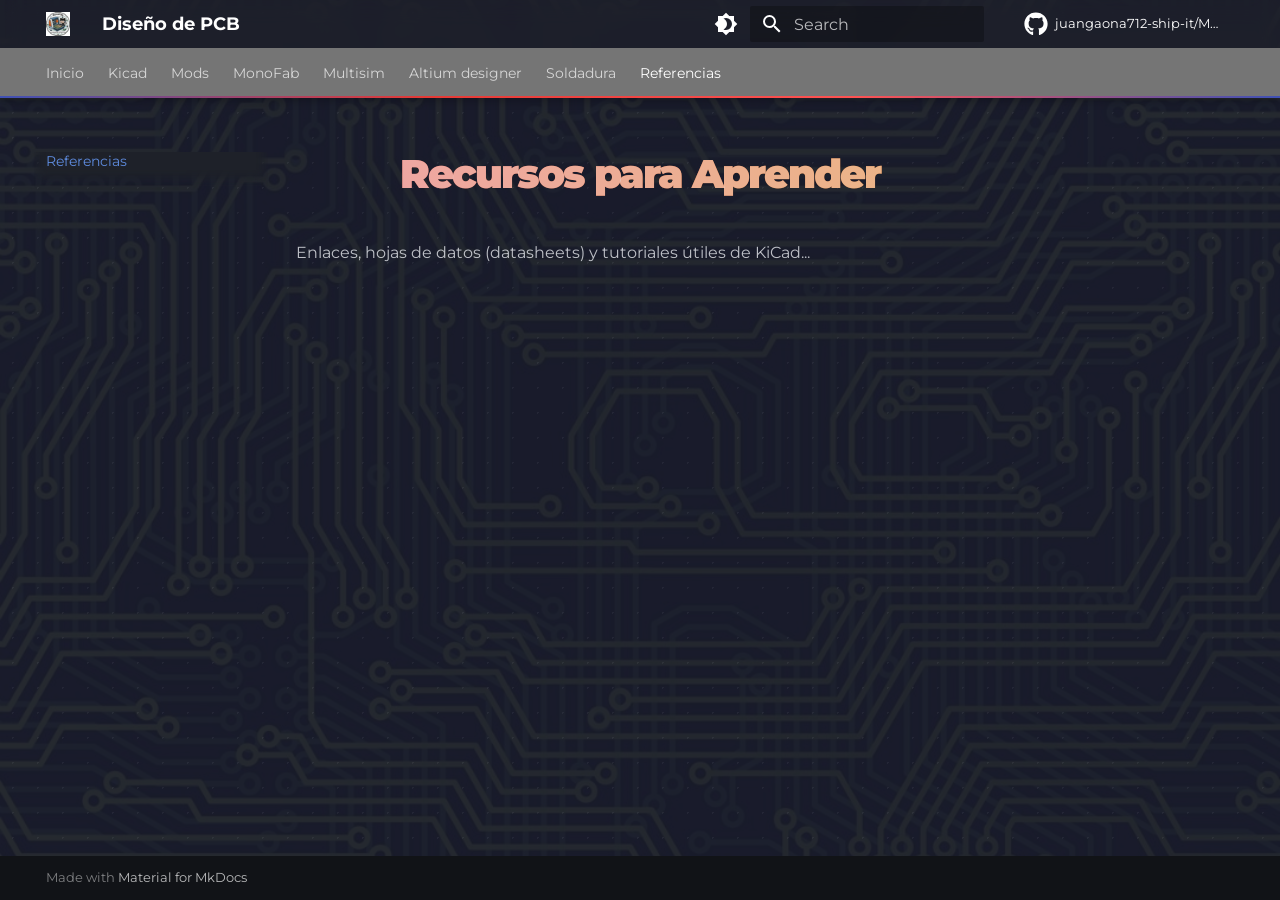
<file: recursos/index.html>
<!doctype html>
<html lang="en" class="no-js">
  <head>
    
      <meta charset="utf-8">
      <meta name="viewport" content="width=device-width,initial-scale=1">
      
        <meta name="description" content="Documentación técnica del diseño y ruteo de circuito impreso.">
      
      
        <meta name="author" content="Juan Manuel Gaona Serrano">
      
      
      
        <link rel="prev" href="../soldadura/">
      
      
      
        
      
      
      <link rel="icon" href="../material/developer-board">
      <meta name="generator" content="mkdocs-1.6.1, mkdocs-material-9.8.2">
    
    
      
        <title>Referencias - Diseño de PCB</title>
      
    
    
      <link rel="stylesheet" href="../assets/stylesheets/main.57a0d79d.min.css">
      
        
        <link rel="stylesheet" href="../assets/stylesheets/palette.fb2fffe2.min.css">
      
      


    
    
      
    
    
      
        
        
        <link rel="preconnect" href="https://fonts.gstatic.com" crossorigin>
        <link rel="stylesheet" href="https://fonts.googleapis.com/css?family=Montserrat:300,300i,400,400i,700,700i%7CFira+Code:400,400i,700,700i&display=fallback">
        <style>:root{--md-text-font:"Montserrat";--md-code-font:"Fira Code"}</style>
      
    
    
      <link rel="stylesheet" href="../stylesheets/custom.css">
    
    <script>__md_scope=new URL("..",location),__md_hash=e=>[...e].reduce(((e,_)=>(e<<5)-e+_.charCodeAt(0)),0),__md_get=(e,_=localStorage,t=__md_scope)=>JSON.parse(_.getItem(t.pathname+"."+e)),__md_set=(e,_,t=localStorage,a=__md_scope)=>{try{t.setItem(a.pathname+"."+e,JSON.stringify(_))}catch(e){}}</script>
    
      

    
    
  </head>
  
  
    
    
      
    
    
    
    
    <body dir="ltr" data-md-color-scheme="slate" data-md-color-primary="grey" data-md-color-accent="amber">
  
    
    <input class="md-toggle" data-md-toggle="drawer" type="checkbox" id="__drawer" autocomplete="off">
    <input class="md-toggle" data-md-toggle="search" type="checkbox" id="__search" autocomplete="off">
    <label class="md-overlay" for="__drawer"></label>
    <div data-md-component="skip">
      
        
        <a href="#recursos-para-aprender" class="md-skip">
          Skip to content
        </a>
      
    </div>
    <div data-md-component="announce">
      
    </div>
    
    
      

  

<header class="md-header md-header--shadow md-header--lifted" data-md-component="header">
  <nav class="md-header__inner md-grid" aria-label="Header">
    <a href=".." title="Diseño de PCB" class="md-header__button md-logo" aria-label="Diseño de PCB" data-md-component="logo">
      
  <img src="../img/logo.jpg" alt="logo">

    </a>
    <label class="md-header__button md-icon" for="__drawer">
      
      <svg xmlns="http://www.w3.org/2000/svg" viewBox="0 0 24 24"><path d="M3 6h18v2H3zm0 5h18v2H3zm0 5h18v2H3z"/></svg>
    </label>
    <div class="md-header__title" data-md-component="header-title">
      <div class="md-header__ellipsis">
        <div class="md-header__topic">
          <span class="md-ellipsis">
            Diseño de PCB
          </span>
        </div>
        <div class="md-header__topic" data-md-component="header-topic">
          <span class="md-ellipsis">
            
              Referencias
            
          </span>
        </div>
      </div>
    </div>
    
      
        <form class="md-header__option" data-md-component="palette">
  
    
    
    
    <input class="md-option" data-md-color-media="" data-md-color-scheme="slate" data-md-color-primary="grey" data-md-color-accent="amber"  aria-label="Cambiar a modo claro"  type="radio" name="__palette" id="__palette_0">
    
      <label class="md-header__button md-icon" title="Cambiar a modo claro" for="__palette_1" hidden>
        <svg xmlns="http://www.w3.org/2000/svg" viewBox="0 0 24 24"><path d="M12 18c-.89 0-1.74-.2-2.5-.55C11.56 16.5 13 14.42 13 12s-1.44-4.5-3.5-5.45C10.26 6.2 11.11 6 12 6a6 6 0 0 1 6 6 6 6 0 0 1-6 6m8-9.31V4h-4.69L12 .69 8.69 4H4v4.69L.69 12 4 15.31V20h4.69L12 23.31 15.31 20H20v-4.69L23.31 12z"/></svg>
      </label>
    
  
    
    
    
    <input class="md-option" data-md-color-media="" data-md-color-scheme="default" data-md-color-primary="blue-grey" data-md-color-accent="blue"  aria-label="Cambiar a modo oscuro"  type="radio" name="__palette" id="__palette_1">
    
      <label class="md-header__button md-icon" title="Cambiar a modo oscuro" for="__palette_0" hidden>
        <svg xmlns="http://www.w3.org/2000/svg" viewBox="0 0 24 24"><path d="M12 8a4 4 0 0 0-4 4 4 4 0 0 0 4 4 4 4 0 0 0 4-4 4 4 0 0 0-4-4m0 10a6 6 0 0 1-6-6 6 6 0 0 1 6-6 6 6 0 0 1 6 6 6 6 0 0 1-6 6m8-9.31V4h-4.69L12 .69 8.69 4H4v4.69L.69 12 4 15.31V20h4.69L12 23.31 15.31 20H20v-4.69L23.31 12z"/></svg>
      </label>
    
  
</form>
      
    
    
      <script>var palette=__md_get("__palette");if(palette&&palette.color){if("(prefers-color-scheme)"===palette.color.media){var media=matchMedia("(prefers-color-scheme: light)"),input=document.querySelector(media.matches?"[data-md-color-media='(prefers-color-scheme: light)']":"[data-md-color-media='(prefers-color-scheme: dark)']");palette.color.media=input.getAttribute("data-md-color-media"),palette.color.scheme=input.getAttribute("data-md-color-scheme"),palette.color.primary=input.getAttribute("data-md-color-primary"),palette.color.accent=input.getAttribute("data-md-color-accent")}for(var[key,value]of Object.entries(palette.color))document.body.setAttribute("data-md-color-"+key,value)}</script>
    
    
    
      
      
        <label class="md-header__button md-icon" for="__search">
          
          <svg xmlns="http://www.w3.org/2000/svg" viewBox="0 0 24 24"><path d="M9.5 3A6.5 6.5 0 0 1 16 9.5c0 1.61-.59 3.09-1.56 4.23l.27.27h.79l5 5-1.5 1.5-5-5v-.79l-.27-.27A6.52 6.52 0 0 1 9.5 16 6.5 6.5 0 0 1 3 9.5 6.5 6.5 0 0 1 9.5 3m0 2C7 5 5 7 5 9.5S7 14 9.5 14 14 12 14 9.5 12 5 9.5 5"/></svg>
        </label>
        <div class="md-search" data-md-component="search" role="dialog">
  <label class="md-search__overlay" for="__search"></label>
  <div class="md-search__inner" role="search">
    <form class="md-search__form" name="search">
      <input type="text" class="md-search__input" name="query" aria-label="Search" placeholder="Search" autocapitalize="off" autocorrect="off" autocomplete="off" spellcheck="false" data-md-component="search-query" required>
      <label class="md-search__icon md-icon" for="__search">
        
        <svg xmlns="http://www.w3.org/2000/svg" viewBox="0 0 24 24"><path d="M9.5 3A6.5 6.5 0 0 1 16 9.5c0 1.61-.59 3.09-1.56 4.23l.27.27h.79l5 5-1.5 1.5-5-5v-.79l-.27-.27A6.52 6.52 0 0 1 9.5 16 6.5 6.5 0 0 1 3 9.5 6.5 6.5 0 0 1 9.5 3m0 2C7 5 5 7 5 9.5S7 14 9.5 14 14 12 14 9.5 12 5 9.5 5"/></svg>
        
        <svg xmlns="http://www.w3.org/2000/svg" viewBox="0 0 24 24"><path d="M20 11v2H8l5.5 5.5-1.42 1.42L4.16 12l7.92-7.92L13.5 5.5 8 11z"/></svg>
      </label>
      <nav class="md-search__options" aria-label="Search">
        
        <button type="reset" class="md-search__icon md-icon" title="Clear" aria-label="Clear" tabindex="-1">
          
          <svg xmlns="http://www.w3.org/2000/svg" viewBox="0 0 24 24"><path d="M19 6.41 17.59 5 12 10.59 6.41 5 5 6.41 10.59 12 5 17.59 6.41 19 12 13.41 17.59 19 19 17.59 13.41 12z"/></svg>
        </button>
      </nav>
      
    </form>
    <div class="md-search__output">
      <div class="md-search__scrollwrap" tabindex="0" data-md-scrollfix>
        <div class="md-search-result" data-md-component="search-result">
          <div class="md-search-result__meta">
            Initializing search
          </div>
          <ol class="md-search-result__list" role="presentation"></ol>
        </div>
      </div>
    </div>
  </div>
</div>
      
    
    
      <div class="md-header__source">
        <a href="https://github.com/juangaona712-ship-it/MonoFab-.git" title="Go to repository" class="md-source" data-md-component="source">
  <div class="md-source__icon md-icon">
    
    <svg xmlns="http://www.w3.org/2000/svg" viewBox="0 0 512 512"><!--! Font Awesome Free 7.1.0 by @fontawesome - https://fontawesome.com License - https://fontawesome.com/license/free (Icons: CC BY 4.0, Fonts: SIL OFL 1.1, Code: MIT License) Copyright 2025 Fonticons, Inc.--><path d="M173.9 397.4c0 2-2.3 3.6-5.2 3.6-3.3.3-5.6-1.3-5.6-3.6 0-2 2.3-3.6 5.2-3.6 3-.3 5.6 1.3 5.6 3.6m-31.1-4.5c-.7 2 1.3 4.3 4.3 4.9 2.6 1 5.6 0 6.2-2s-1.3-4.3-4.3-5.2c-2.6-.7-5.5.3-6.2 2.3m44.2-1.7c-2.9.7-4.9 2.6-4.6 4.9.3 2 2.9 3.3 5.9 2.6 2.9-.7 4.9-2.6 4.6-4.6-.3-1.9-3-3.2-5.9-2.9M252.8 8C114.1 8 8 113.3 8 252c0 110.9 69.8 205.8 169.5 239.2 12.8 2.3 17.3-5.6 17.3-12.1 0-6.2-.3-40.4-.3-61.4 0 0-70 15-84.7-29.8 0 0-11.4-29.1-27.8-36.6 0 0-22.9-15.7 1.6-15.4 0 0 24.9 2 38.6 25.8 21.9 38.6 58.6 27.5 72.9 20.9 2.3-16 8.8-27.1 16-33.7-55.9-6.2-112.3-14.3-112.3-110.5 0-27.5 7.6-41.3 23.6-58.9-2.6-6.5-11.1-33.3 2.6-67.9 20.9-6.5 69 27 69 27 20-5.6 41.5-8.5 62.8-8.5s42.8 2.9 62.8 8.5c0 0 48.1-33.6 69-27 13.7 34.7 5.2 61.4 2.6 67.9 16 17.7 25.8 31.5 25.8 58.9 0 96.5-58.9 104.2-114.8 110.5 9.2 7.9 17 22.9 17 46.4 0 33.7-.3 75.4-.3 83.6 0 6.5 4.6 14.4 17.3 12.1C436.2 457.8 504 362.9 504 252 504 113.3 391.5 8 252.8 8M105.2 352.9c-1.3 1-1 3.3.7 5.2 1.6 1.6 3.9 2.3 5.2 1 1.3-1 1-3.3-.7-5.2-1.6-1.6-3.9-2.3-5.2-1m-10.8-8.1c-.7 1.3.3 2.9 2.3 3.9 1.6 1 3.6.7 4.3-.7.7-1.3-.3-2.9-2.3-3.9-2-.6-3.6-.3-4.3.7m32.4 35.6c-1.6 1.3-1 4.3 1.3 6.2 2.3 2.3 5.2 2.6 6.5 1 1.3-1.3.7-4.3-1.3-6.2-2.2-2.3-5.2-2.6-6.5-1m-11.4-14.7c-1.6 1-1.6 3.6 0 5.9s4.3 3.3 5.6 2.3c1.6-1.3 1.6-3.9 0-6.2-1.4-2.3-4-3.3-5.6-2"/></svg>
  </div>
  <div class="md-source__repository">
    juangaona712-ship-it/MonoFab
  </div>
</a>
      </div>
    
  </nav>
  
    
      
<nav class="md-tabs" aria-label="Tabs" data-md-component="tabs">
  <div class="md-grid">
    <ul class="md-tabs__list">
      
        
  
  
  
  
    <li class="md-tabs__item">
      <a href=".." class="md-tabs__link">
        
  
  
    
  
  Inicio

      </a>
    </li>
  

      
        
  
  
  
  
    
    
      <li class="md-tabs__item">
        <a href="../esquematico/" class="md-tabs__link">
          
  
  
  Kicad

        </a>
      </li>
    
  

      
        
  
  
  
  
    
    
      <li class="md-tabs__item">
        <a href="../mods-ce/" class="md-tabs__link">
          
  
  
  Mods

        </a>
      </li>
    
  

      
        
  
  
  
  
    
    
      <li class="md-tabs__item">
        <a href="../monoFab/" class="md-tabs__link">
          
  
  
  MonoFab

        </a>
      </li>
    
  

      
        
  
  
  
  
    
    
      <li class="md-tabs__item">
        <a href="../multisim/" class="md-tabs__link">
          
  
  
  Multisim

        </a>
      </li>
    
  

      
        
  
  
  
  
    
    
      <li class="md-tabs__item">
        <a href="../altium/" class="md-tabs__link">
          
  
  
  Altium designer

        </a>
      </li>
    
  

      
        
  
  
  
  
    
    
      <li class="md-tabs__item">
        <a href="../soldadura/" class="md-tabs__link">
          
  
  
  Soldadura

        </a>
      </li>
    
  

      
        
  
  
  
    
  
  
    <li class="md-tabs__item md-tabs__item--active">
      <a href="./" class="md-tabs__link">
        
  
  
    
  
  Referencias

      </a>
    </li>
  

      
    </ul>
  </div>
</nav>
    
  
</header>
    
    <div class="md-container" data-md-component="container">
      
      
        
      
      <main class="md-main" data-md-component="main">
        <div class="md-main__inner md-grid">
          
            
              
              <div class="md-sidebar md-sidebar--primary" data-md-component="sidebar" data-md-type="navigation" >
                <div class="md-sidebar__scrollwrap">
                  <div class="md-sidebar__inner">
                    


  


<nav class="md-nav md-nav--primary md-nav--lifted" aria-label="Navigation" data-md-level="0">
  <label class="md-nav__title" for="__drawer">
    <a href=".." title="Diseño de PCB" class="md-nav__button md-logo" aria-label="Diseño de PCB" data-md-component="logo">
      
  <img src="../img/logo.jpg" alt="logo">

    </a>
    Diseño de PCB
  </label>
  
    <div class="md-nav__source">
      <a href="https://github.com/juangaona712-ship-it/MonoFab-.git" title="Go to repository" class="md-source" data-md-component="source">
  <div class="md-source__icon md-icon">
    
    <svg xmlns="http://www.w3.org/2000/svg" viewBox="0 0 512 512"><!--! Font Awesome Free 7.1.0 by @fontawesome - https://fontawesome.com License - https://fontawesome.com/license/free (Icons: CC BY 4.0, Fonts: SIL OFL 1.1, Code: MIT License) Copyright 2025 Fonticons, Inc.--><path d="M173.9 397.4c0 2-2.3 3.6-5.2 3.6-3.3.3-5.6-1.3-5.6-3.6 0-2 2.3-3.6 5.2-3.6 3-.3 5.6 1.3 5.6 3.6m-31.1-4.5c-.7 2 1.3 4.3 4.3 4.9 2.6 1 5.6 0 6.2-2s-1.3-4.3-4.3-5.2c-2.6-.7-5.5.3-6.2 2.3m44.2-1.7c-2.9.7-4.9 2.6-4.6 4.9.3 2 2.9 3.3 5.9 2.6 2.9-.7 4.9-2.6 4.6-4.6-.3-1.9-3-3.2-5.9-2.9M252.8 8C114.1 8 8 113.3 8 252c0 110.9 69.8 205.8 169.5 239.2 12.8 2.3 17.3-5.6 17.3-12.1 0-6.2-.3-40.4-.3-61.4 0 0-70 15-84.7-29.8 0 0-11.4-29.1-27.8-36.6 0 0-22.9-15.7 1.6-15.4 0 0 24.9 2 38.6 25.8 21.9 38.6 58.6 27.5 72.9 20.9 2.3-16 8.8-27.1 16-33.7-55.9-6.2-112.3-14.3-112.3-110.5 0-27.5 7.6-41.3 23.6-58.9-2.6-6.5-11.1-33.3 2.6-67.9 20.9-6.5 69 27 69 27 20-5.6 41.5-8.5 62.8-8.5s42.8 2.9 62.8 8.5c0 0 48.1-33.6 69-27 13.7 34.7 5.2 61.4 2.6 67.9 16 17.7 25.8 31.5 25.8 58.9 0 96.5-58.9 104.2-114.8 110.5 9.2 7.9 17 22.9 17 46.4 0 33.7-.3 75.4-.3 83.6 0 6.5 4.6 14.4 17.3 12.1C436.2 457.8 504 362.9 504 252 504 113.3 391.5 8 252.8 8M105.2 352.9c-1.3 1-1 3.3.7 5.2 1.6 1.6 3.9 2.3 5.2 1 1.3-1 1-3.3-.7-5.2-1.6-1.6-3.9-2.3-5.2-1m-10.8-8.1c-.7 1.3.3 2.9 2.3 3.9 1.6 1 3.6.7 4.3-.7.7-1.3-.3-2.9-2.3-3.9-2-.6-3.6-.3-4.3.7m32.4 35.6c-1.6 1.3-1 4.3 1.3 6.2 2.3 2.3 5.2 2.6 6.5 1 1.3-1.3.7-4.3-1.3-6.2-2.2-2.3-5.2-2.6-6.5-1m-11.4-14.7c-1.6 1-1.6 3.6 0 5.9s4.3 3.3 5.6 2.3c1.6-1.3 1.6-3.9 0-6.2-1.4-2.3-4-3.3-5.6-2"/></svg>
  </div>
  <div class="md-source__repository">
    juangaona712-ship-it/MonoFab
  </div>
</a>
    </div>
  
  <ul class="md-nav__list" data-md-scrollfix>
    
      
      
  
  
  
  
    <li class="md-nav__item">
      <a href=".." class="md-nav__link">
        
  
  
  <span class="md-ellipsis">
    
  
    Inicio
  

    
  </span>
  
  

      </a>
    </li>
  

    
      
      
  
  
  
  
    
    
    
    
      
      
    
    
    <li class="md-nav__item md-nav__item--nested">
      
        
        
        <input class="md-nav__toggle md-toggle " type="checkbox" id="__nav_2" >
        
          
          <label class="md-nav__link" for="__nav_2" id="__nav_2_label" tabindex="0">
            
  
  
  <span class="md-ellipsis">
    
  
    Kicad
  

    
  </span>
  
  

            <span class="md-nav__icon md-icon"></span>
          </label>
        
        <nav class="md-nav" data-md-level="1" aria-labelledby="__nav_2_label" aria-expanded="false">
          <label class="md-nav__title" for="__nav_2">
            <span class="md-nav__icon md-icon"></span>
            
  
    Kicad
  

          </label>
          <ul class="md-nav__list" data-md-scrollfix>
            
              
                
  
  
  
  
    <li class="md-nav__item">
      <a href="../esquematico/" class="md-nav__link">
        
  
  
  <span class="md-ellipsis">
    
  
    1. Diseño del Esquemático
  

    
  </span>
  
  

      </a>
    </li>
  

              
            
              
                
  
  
  
  
    <li class="md-nav__item">
      <a href="../editor-placas/" class="md-nav__link">
        
  
  
  <span class="md-ellipsis">
    
  
    2. Editor de Placas (Layout)
  

    
  </span>
  
  

      </a>
    </li>
  

              
            
          </ul>
        </nav>
      
    </li>
  

    
      
      
  
  
  
  
    
    
    
    
      
      
    
    
    <li class="md-nav__item md-nav__item--nested">
      
        
        
        <input class="md-nav__toggle md-toggle " type="checkbox" id="__nav_3" >
        
          
          <label class="md-nav__link" for="__nav_3" id="__nav_3_label" tabindex="0">
            
  
  
  <span class="md-ellipsis">
    
  
    Mods
  

    
  </span>
  
  

            <span class="md-nav__icon md-icon"></span>
          </label>
        
        <nav class="md-nav" data-md-level="1" aria-labelledby="__nav_3_label" aria-expanded="false">
          <label class="md-nav__title" for="__nav_3">
            <span class="md-nav__icon md-icon"></span>
            
  
    Mods
  

          </label>
          <ul class="md-nav__list" data-md-scrollfix>
            
              
                
  
  
  
  
    <li class="md-nav__item">
      <a href="../mods-ce/" class="md-nav__link">
        
  
  
  <span class="md-ellipsis">
    
  
    3. Mods CE y Ajustes
  

    
  </span>
  
  

      </a>
    </li>
  

              
            
          </ul>
        </nav>
      
    </li>
  

    
      
      
  
  
  
  
    
    
    
    
      
      
    
    
    <li class="md-nav__item md-nav__item--nested">
      
        
        
        <input class="md-nav__toggle md-toggle " type="checkbox" id="__nav_4" >
        
          
          <label class="md-nav__link" for="__nav_4" id="__nav_4_label" tabindex="0">
            
  
  
  <span class="md-ellipsis">
    
  
    MonoFab
  

    
  </span>
  
  

            <span class="md-nav__icon md-icon"></span>
          </label>
        
        <nav class="md-nav" data-md-level="1" aria-labelledby="__nav_4_label" aria-expanded="false">
          <label class="md-nav__title" for="__nav_4">
            <span class="md-nav__icon md-icon"></span>
            
  
    MonoFab
  

          </label>
          <ul class="md-nav__list" data-md-scrollfix>
            
              
                
  
  
  
  
    <li class="md-nav__item">
      <a href="../monoFab/" class="md-nav__link">
        
  
  
  <span class="md-ellipsis">
    
  
    4. MonoFab
  

    
  </span>
  
  

      </a>
    </li>
  

              
            
          </ul>
        </nav>
      
    </li>
  

    
      
      
  
  
  
  
    
    
    
    
      
      
    
    
    <li class="md-nav__item md-nav__item--nested">
      
        
        
        <input class="md-nav__toggle md-toggle " type="checkbox" id="__nav_5" >
        
          
          <label class="md-nav__link" for="__nav_5" id="__nav_5_label" tabindex="0">
            
  
  
  <span class="md-ellipsis">
    
  
    Multisim
  

    
  </span>
  
  

            <span class="md-nav__icon md-icon"></span>
          </label>
        
        <nav class="md-nav" data-md-level="1" aria-labelledby="__nav_5_label" aria-expanded="false">
          <label class="md-nav__title" for="__nav_5">
            <span class="md-nav__icon md-icon"></span>
            
  
    Multisim
  

          </label>
          <ul class="md-nav__list" data-md-scrollfix>
            
              
                
  
  
  
  
    <li class="md-nav__item">
      <a href="../multisim/" class="md-nav__link">
        
  
  
  <span class="md-ellipsis">
    
  
    5. Multisim
  

    
  </span>
  
  

      </a>
    </li>
  

              
            
          </ul>
        </nav>
      
    </li>
  

    
      
      
  
  
  
  
    
    
    
    
      
      
    
    
    <li class="md-nav__item md-nav__item--nested">
      
        
        
        <input class="md-nav__toggle md-toggle " type="checkbox" id="__nav_6" >
        
          
          <label class="md-nav__link" for="__nav_6" id="__nav_6_label" tabindex="0">
            
  
  
  <span class="md-ellipsis">
    
  
    Altium designer
  

    
  </span>
  
  

            <span class="md-nav__icon md-icon"></span>
          </label>
        
        <nav class="md-nav" data-md-level="1" aria-labelledby="__nav_6_label" aria-expanded="false">
          <label class="md-nav__title" for="__nav_6">
            <span class="md-nav__icon md-icon"></span>
            
  
    Altium designer
  

          </label>
          <ul class="md-nav__list" data-md-scrollfix>
            
              
                
  
  
  
  
    <li class="md-nav__item">
      <a href="../altium/" class="md-nav__link">
        
  
  
  <span class="md-ellipsis">
    
  
    6. Altium
  

    
  </span>
  
  

      </a>
    </li>
  

              
            
          </ul>
        </nav>
      
    </li>
  

    
      
      
  
  
  
  
    
    
    
    
      
      
    
    
    <li class="md-nav__item md-nav__item--nested">
      
        
        
        <input class="md-nav__toggle md-toggle " type="checkbox" id="__nav_7" >
        
          
          <label class="md-nav__link" for="__nav_7" id="__nav_7_label" tabindex="0">
            
  
  
  <span class="md-ellipsis">
    
  
    Soldadura
  

    
  </span>
  
  

            <span class="md-nav__icon md-icon"></span>
          </label>
        
        <nav class="md-nav" data-md-level="1" aria-labelledby="__nav_7_label" aria-expanded="false">
          <label class="md-nav__title" for="__nav_7">
            <span class="md-nav__icon md-icon"></span>
            
  
    Soldadura
  

          </label>
          <ul class="md-nav__list" data-md-scrollfix>
            
              
                
  
  
  
  
    <li class="md-nav__item">
      <a href="../soldadura/" class="md-nav__link">
        
  
  
  <span class="md-ellipsis">
    
  
    7. Soldaduras - Técnicas y Resultados
  

    
  </span>
  
  

      </a>
    </li>
  

              
            
          </ul>
        </nav>
      
    </li>
  

    
      
      
  
  
    
  
  
  
    <li class="md-nav__item md-nav__item--active">
      
      <input class="md-nav__toggle md-toggle" type="checkbox" id="__toc">
      
      
        
      
      
      <a href="./" class="md-nav__link md-nav__link--active">
        
  
  
  <span class="md-ellipsis">
    
  
    Referencias
  

    
  </span>
  
  

      </a>
      
    </li>
  

    
  </ul>
</nav>
                  </div>
                </div>
              </div>
            
            
              
              <div class="md-sidebar md-sidebar--secondary" data-md-component="sidebar" data-md-type="toc" >
                <div class="md-sidebar__scrollwrap">
                  <div class="md-sidebar__inner">
                    

<nav class="md-nav md-nav--secondary" aria-label="Table of contents">
  
  
  
    
  
  
</nav>
                  </div>
                </div>
              </div>
            
          
          
            <div class="md-content" data-md-component="content">
              
              <article class="md-content__inner md-typeset">
                
                  


  
  


<h1 id="recursos-para-aprender">Recursos para Aprender</h1>
<p>Enlaces, hojas de datos (datasheets) y tutoriales útiles de KiCad...</p>












                
              </article>
            </div>
          
          
<script>var target=document.getElementById(location.hash.slice(1));target&&target.name&&(target.checked=target.name.startsWith("__tabbed_"))</script>
        </div>
        
          <button type="button" class="md-top md-icon" data-md-component="top" hidden>
  
  <svg xmlns="http://www.w3.org/2000/svg" viewBox="0 0 24 24"><path d="M13 20h-2V8l-5.5 5.5-1.42-1.42L12 4.16l7.92 7.92-1.42 1.42L13 8z"/></svg>
  Back to top
</button>
        
      </main>
      
        <footer class="md-footer">
  
  <div class="md-footer-meta md-typeset">
    <div class="md-footer-meta__inner md-grid">
      <div class="md-copyright">
  
  
    Made with
    <a href="https://squidfunk.github.io/mkdocs-material/" target="_blank" rel="noopener">
      Material for MkDocs
    </a>
  
</div>
      
    </div>
  </div>
</footer>
      
    </div>
    <div class="md-dialog" data-md-component="dialog">
      <div class="md-dialog__inner md-typeset"></div>
    </div>
    
    
    
      
      
      <script id="__config" type="application/json">{"annotate": null, "base": "..", "features": ["navigation.instant", "navigation.tracking", "navigation.tabs", "navigation.tabs.sticky", "navigation.top", "content.code.copy"], "search": "../assets/javascripts/workers/search.a7633da7.min.js", "tags": null, "translations": {"clipboard.copied": "Copied to clipboard", "clipboard.copy": "Copy to clipboard", "search.result.more.one": "1 more on this page", "search.result.more.other": "# more on this page", "search.result.none": "No matching documents", "search.result.one": "1 matching document", "search.result.other": "# matching documents", "search.result.placeholder": "Type to start searching", "search.result.term.missing": "Missing", "select.version": "Select version"}, "version": null}</script>
    
    
      <script src="../assets/javascripts/bundle.a5f9d56c.min.js"></script>
      
    
  </body>
</html>
</file>
<file: stylesheets/custom.css>
/* =========================================
   Estilos Personalizados - Proyecto PCB
   ========================================= */
/* =========================================
   1. VARIABLES DE TEMA (MODO CLARO / OSCURO)
   ========================================= */
[data-md-color-scheme="default"] {
    --fondo-base: #f5f5f5;
    --grid-puntos: rgba(0, 0, 0, 0.08);
    --cristal-fondo: rgba(255, 255, 255, 0.75);
    --cristal-borde: rgba(0, 0, 0, 0.1);
    --sombra-suave: rgba(0, 0, 0, 0.1);
}
[data-md-color-scheme="slate"] {
    --fondo-base: #1a1c23;
    --grid-puntos: rgba(255, 255, 255, 0.05);
    --cristal-fondo: rgba(30, 33, 43, 0.6);
    --cristal-borde: rgba(255, 255, 255, 0.1);
    --sombra-suave: rgba(0, 0, 0, 0.4);
}
/* =========================================
   NUEVO: FORZAR COLOR OSCURO EN LA BARRA (Modo Claro)
   ========================================= */
[data-md-color-scheme="default"] .md-header {
    color: #1a1c23 !important; /* Vuelve el texto oscuro */
}
[data-md-color-scheme="default"] .md-header__button,
[data-md-color-scheme="default"] .md-header__title,
[data-md-color-scheme="default"] .md-header__topic {
    color: #1a1c23 !important; /* Vuelve los iconos y títulos oscuros */
}
/* =========================================
   2. FONDO PRINCIPAL Y CUADRÍCULA KICAD
   ========================================= */
body {
    -webkit-font-smoothing: antialiased;
    -moz-osx-font-smoothing: grayscale;
    background-color: var(--fondo-base) !important;
    background-image: radial-gradient(var(--grid-puntos) 1px, transparent 1px) !important;
    background-size: 25px 25px !important;
    background-attachment: fixed !important;
}
/* =========================================
   3. MARCA DE AGUA: CIRCUITO COMPLETO
   ========================================= */
body::before {
    content: "";
    position: fixed;
    top: 0;
    left: 0;
    width: 100%;
    height: 100%;
    /* Tu imagen de circuito */
    background-image: url('../img/circuito-fondo-4.jpg');
    /* Centramos la imagen para que abarque toda la pantalla */
    background-position: center center;
    background-size: cover; 
    background-repeat: no-repeat;
    /* Opacidad baja y uniforme para toda la pantalla */
    opacity: 0.06; 
    z-index: -1;
    pointer-events: none;
}
/* =========================================
   4. EFECTOS GLASSMORPHISM Y RESPIRACIÓN (Sidebar)
   ========================================= */
.md-header {
    background-color: var(--cristal-fondo) !important;
    backdrop-filter: blur(12px);
    -webkit-backdrop-filter: blur(12px);
    border-bottom: 2px solid transparent;
    border-image: linear-gradient(90deg, #3f51b5, #e53935, #ff5252, #3f51b5) 1;
}
@keyframes respiracion {
    0% { box-shadow: 0 4px 15px var(--sombra-suave); }
    50% { box-shadow: 0 4px 25px rgba(229, 57, 53, 0.35); }
    100% { box-shadow: 0 4px 15px var(--sombra-suave); }
}
.sidebar-glass {
    float: right; 
    display: flex; 
    flex-direction: column; 
    gap: 15px; 
    padding: 12px; 
    margin: 0 0 20px 20px; 
    border-radius: 16px;
    z-index: 10;
    background: var(--cristal-fondo) !important;
    backdrop-filter: blur(10px);
    -webkit-backdrop-filter: blur(10px);
    border: 1px solid var(--cristal-borde);
    animation: respiracion 4s infinite ease-in-out;
    transition: transform 0.3s ease;
}
.sidebar-glass:hover {
    transform: translateY(-5px);
    box-shadow: 0 12px 40px rgba(229, 57, 53, 0.5) !important; 
}
.sidebar-glass img {
    transition: transform 0.2s;
}
.sidebar-glass img:hover {
    transform: scale(1.15);
}
/* =========================================
   5. TARJETAS 3D Y EFECTO HOVER
   ========================================= */
.md-typeset .grid.cards > ul > li {
    background: var(--cristal-fondo) !important;
    border-top: 4px solid var(--md-primary-fg-color);
    backdrop-filter: blur(5px);
    transition: all 0.3s cubic-bezier(0.25, 0.8, 0.25, 1);
    box-shadow: 0 4px 15px var(--sombra-suave);
}
.md-typeset .grid.cards > ul > li:hover {
    transform: translateY(-8px);
    box-shadow: 0 15px 30px rgba(229, 57, 53, 0.25); /* Brillo rojo tenue en las cartas */
    border-top: 4px solid #e53935;
}
/* =========================================
   6. TÍTULOS Y TEXTOS
   ========================================= */
h1 {
    background: linear-gradient(90deg, #ff5252, #f57c00, #ff5252);

    background-size: 200% auto;

    color: transparent;

    -webkit-background-clip: text;

    background-clip: text;

    animation: gradientText 5s linear infinite;

    font-weight: 800;

}



@keyframes gradientText {

    0% { background-position: 0% center; }

    100% { background-position: 200% center; }

}



.md-typeset h1 {

    text-align: center;

    font-weight: 900 !important; 

    font-size: 2.5em !important; 

    letter-spacing: -0.05em;     

    margin-bottom: 1em;

}



.md-typeset h2 {

    font-weight: 800 !important; 

    font-size: 1.8em !important;

    border-bottom: 2px solid var(--md-primary-fg-color); 

    padding-bottom: 0.3em;

    margin-top: 1.5em;

    margin-bottom: 1em;

}



/* =========================================

   7. BOTÓN DE DESCARGA

   ========================================= */

.md-typeset .btn-descarga {

    background: linear-gradient(90deg, #e53935, #ff5252) !important;

    color: white !important;

    padding: 12px 28px !important;

    border-radius: 30px !important;

    text-decoration: none !important;

    font-weight: 800 !important;

    display: inline-block !important;

    box-shadow: 0 4px 15px rgba(229, 57, 53, 0.4) !important;

    transition: all 0.3s ease !important;

}



.md-typeset .btn-descarga:hover {

    background: linear-gradient(90deg, #ff5252, #e53935) !important;

    box-shadow: 0 6px 20px rgba(229, 57, 53, 0.6) !important;

    transform: scale(1.05) !important;

}



/* =========================================

   8. COMPONENTES VARIOS (Bordes, Fotos y Scrollbar)

   ========================================= */

.md-typeset .admonition,

.md-typeset pre,

.md-typeset code {

    border-radius: 10px;

    border: 1px solid var(--cristal-borde);

    box-shadow: 0 4px 20px var(--sombra-suave);

}



::-webkit-scrollbar {

    width: 8px;

}

::-webkit-scrollbar-track {

    background: var(--fondo-base);

}

::-webkit-scrollbar-thumb {

    background: #e53935;

    border-radius: 10px;

}

::-webkit-scrollbar-thumb:hover {

    background: #ff5252;

}



.md-typeset p > img {

    display: block !important;

    margin: 0 auto !important; 

    max-width: 85% !important;

    border-radius: 8px !important;

    box-shadow: 0 4px 15px rgba(0, 0, 0, 0.2) !important;

    border: 1px solid rgba(128, 128, 128, 0.2) !important;

}



.md-typeset p:has(img) > em {

    display: block !important;

    text-align: center !important;

    color: var(--md-default-fg-color--light) !important;

    margin-top: 10px !important;

    margin-bottom: 30px !important;

    font-size: 0.9em !important;

}



.foto-equipo {

    width: 160px !important;

    height: 160px !important;

    object-fit: cover !important; 

    object-position: center !important; 

    border-radius: 50% !important; 

    border: 2px solid #e53935; 

    box-shadow: 0 0 20px rgba(229, 57, 53, 0.4); 

    display: block;

    margin: 0 auto 15px auto; 

}
</file>
<file: assets/stylesheets/main.57a0d79d.min.css>
@charset "UTF-8";html{box-sizing:border-box;-webkit-text-size-adjust:none;-moz-text-size-adjust:none;text-size-adjust:none}*,:after,:before{box-sizing:inherit}@media(prefers-reduced-motion){*,:after,:before{transition:none!important}}body{margin:0;-webkit-font-smoothing:antialiased;-moz-osx-font-smoothing:grayscale;--md-text-font-family:var(--md-text-font, _),
    -apple-system, BlinkMacSystemFont, Helvetica, Arial, sans-serif;--md-code-font-family:var(--md-code-font, _),
    SFMono-Regular, Consolas, Menlo, monospace}.md-typeset code:not(.focus-visible),a,button,input,label{-webkit-tap-highlight-color:transparent}a{color:inherit;text-decoration:none}hr{box-sizing:initial;display:block;height:.05rem;padding:0;overflow:visible;border:0}small{font-size:80%}sub,sup{line-height:1em}img{border-style:none}table{border-spacing:0;border-collapse:initial}td,th{font-weight:400;vertical-align:top}button{padding:0;margin:0;font-family:inherit;font-size:inherit;background:#0000;border:0}input{border:0;outline:none}:root{--md-primary-fg-color:#4051b5;--md-primary-fg-color--light:#5d6cc0;--md-primary-fg-color--dark:#303fa1;--md-primary-bg-color:#fff;--md-primary-bg-color--light:#ffffffb3;--md-accent-fg-color:#526cfe;--md-accent-fg-color--transparent:#526cfe1a;--md-accent-bg-color:#fff;--md-accent-bg-color--light:#ffffffb3;--md-typeset-table-sort-icon:url("data:image/svg+xml;charset=utf-8,<svg xmlns='http://www.w3.org/2000/svg' viewBox='0 0 24 24'><path d='m18 21-4-4h3V7h-3l4-4 4 4h-3v10h3M2 19v-2h10v2M2 13v-2h7v2M2 7V5h4v2z'/></svg>");--md-typeset-table-sort-icon--asc:url("data:image/svg+xml;charset=utf-8,<svg xmlns='http://www.w3.org/2000/svg' viewBox='0 0 24 24'><path d='M19 17h3l-4 4-4-4h3V3h2M2 17h10v2H2M6 5v2H2V5m0 6h7v2H2z'/></svg>");--md-typeset-table-sort-icon--desc:url("data:image/svg+xml;charset=utf-8,<svg xmlns='http://www.w3.org/2000/svg' viewBox='0 0 24 24'><path d='M19 7h3l-4-4-4 4h3v14h2M2 17h10v2H2M6 5v2H2V5m0 6h7v2H2z'/></svg>")}[data-md-color-scheme=default]{color-scheme:light}[data-md-color-scheme=default] img[src$="#gh-dark-mode-only"],[data-md-color-scheme=default] img[src$="#only-dark"]{display:none}:root,[data-md-color-scheme=default]{--md-hue:225deg;--md-default-fg-color:#000000de;--md-default-fg-color--light:#0000008a;--md-default-fg-color--lighter:#00000052;--md-default-fg-color--lightest:#00000012;--md-default-bg-color:#fff;--md-default-bg-color--light:#ffffffb3;--md-default-bg-color--lighter:#ffffff4d;--md-default-bg-color--lightest:#ffffff1f;--md-code-fg-color:#36464e;--md-code-bg-color:#f5f5f5;--md-code-bg-color--light:#f5f5f5b3;--md-code-bg-color--lighter:#f5f5f54d;--md-code-hl-color:#4287ff;--md-code-hl-color--light:#4287ff1a;--md-code-hl-number-color:#d52a2a;--md-code-hl-special-color:#db1457;--md-code-hl-function-color:#a846b9;--md-code-hl-constant-color:#6e59d9;--md-code-hl-keyword-color:#3f6ec6;--md-code-hl-string-color:#1c7d4d;--md-code-hl-name-color:var(--md-code-fg-color);--md-code-hl-operator-color:var(--md-default-fg-color--light);--md-code-hl-punctuation-color:var(--md-default-fg-color--light);--md-code-hl-comment-color:var(--md-default-fg-color--light);--md-code-hl-generic-color:var(--md-default-fg-color--light);--md-code-hl-variable-color:var(--md-default-fg-color--light);--md-typeset-color:var(--md-default-fg-color);--md-typeset-a-color:var(--md-primary-fg-color);--md-typeset-del-color:#f5503d26;--md-typeset-ins-color:#0bd57026;--md-typeset-kbd-color:#fafafa;--md-typeset-kbd-accent-color:#fff;--md-typeset-kbd-border-color:#b8b8b8;--md-typeset-mark-color:#ffff0080;--md-typeset-table-color:#0000001f;--md-typeset-table-color--light:#00000009;--md-admonition-fg-color:var(--md-default-fg-color);--md-admonition-bg-color:var(--md-default-bg-color);--md-warning-fg-color:#000000de;--md-warning-bg-color:#ff9;--md-footer-fg-color:#fff;--md-footer-fg-color--light:#ffffffb3;--md-footer-fg-color--lighter:#ffffff73;--md-footer-bg-color:#000000de;--md-footer-bg-color--dark:#00000052;--md-shadow-z1:0 0.2rem 0.5rem #0000000d,
    0 0 0.05rem #0000001a;--md-shadow-z2:0 0.2rem 0.5rem #0000001a,
    0 0 0.05rem #00000040;--md-shadow-z3:0 0.2rem 0.5rem #0003,
    0 0 0.05rem #00000059}.md-icon svg{display:block;width:1.2rem;height:1.2rem;fill:currentcolor}aside,body,input{font-family:var(--md-text-font-family);font-feature-settings:"kern","liga";color:var(--md-typeset-color)}code,kbd,pre{font-family:var(--md-code-font-family);font-feature-settings:"kern"}.md-typeset{font-size:.8rem;line-height:1.6;overflow-wrap:break-word;-webkit-print-color-adjust:exact;color-adjust:exact}@media print{.md-typeset{font-size:.68rem}.md-typeset code,.md-typeset kbd,.md-typeset pre{white-space:pre-wrap}}.md-typeset blockquote,.md-typeset dl,.md-typeset figure,.md-typeset ol,.md-typeset pre,.md-typeset ul{margin-top:1em;margin-bottom:1em}.md-typeset h1{margin:0 0 1.25em;font-size:2em;line-height:1.3;color:var(--md-default-fg-color--light)}.md-typeset h1,.md-typeset h2{font-weight:300;letter-spacing:-.01em}.md-typeset h2{margin:1.6em 0 .64em;font-size:1.5625em;line-height:1.4}.md-typeset h3{margin:1.6em 0 .8em;font-size:1.25em;font-weight:400;line-height:1.5;letter-spacing:-.01em}.md-typeset h2+h3{margin-top:.8em}.md-typeset h4{margin:1em 0;font-weight:700;letter-spacing:-.01em}.md-typeset h5,.md-typeset h6{margin:1.25em 0;font-size:.8em;font-weight:700;color:var(--md-default-fg-color--light);letter-spacing:-.01em}.md-typeset h5{text-transform:uppercase}.md-typeset h5 code{text-transform:none}.md-typeset hr{display:flow-root;margin:1.5em 0;border-bottom:.05rem solid var(--md-default-fg-color--lightest)}.md-typeset a{color:var(--md-typeset-a-color);word-break:break-word}.md-typeset a,.md-typeset a:before{transition:color 125ms}.md-typeset a:focus,.md-typeset a:hover{color:var(--md-accent-fg-color)}.md-typeset a:focus code,.md-typeset a:hover code{color:var(--md-accent-fg-color);background-color:var(--md-accent-fg-color--transparent)}.md-typeset a code{color:var(--md-typeset-a-color)}.md-typeset a.focus-visible{outline-color:var(--md-accent-fg-color);outline-offset:.2rem}.md-typeset code,.md-typeset kbd,.md-typeset pre{font-variant-ligatures:none;color:var(--md-code-fg-color);direction:ltr;transition:background-color 125ms}.md-typeset code{padding:0 .2941176471em;font-size:.85em;word-break:break-word;background-color:var(--md-code-bg-color);border-radius:.1rem;-webkit-box-decoration-break:clone;box-decoration-break:clone;transition:color 125ms,background-color 125ms}.md-typeset code:not(.focus-visible){outline:none}.md-typeset pre{position:relative;display:flow-root;line-height:1.4}.md-typeset pre>code{display:block;padding:.7720588235em 1.1764705882em;margin:0;overflow:auto;word-break:normal;touch-action:auto;scrollbar-color:var(--md-default-fg-color--lighter) #0000;scrollbar-width:thin;outline-color:var(--md-accent-fg-color);box-shadow:none;-webkit-box-decoration-break:slice;box-decoration-break:slice}.md-typeset pre>code:hover{scrollbar-color:var(--md-accent-fg-color) #0000}.md-typeset pre>code::-webkit-scrollbar{width:.2rem;height:.2rem}.md-typeset pre>code::-webkit-scrollbar-thumb{background-color:var(--md-default-fg-color--lighter)}.md-typeset pre>code::-webkit-scrollbar-thumb:hover{background-color:var(--md-accent-fg-color)}.md-typeset kbd{display:inline-block;padding:0 .6666666667em;font-size:.75em;color:var(--md-default-fg-color);word-break:break-word;vertical-align:text-top;background-color:var(--md-typeset-kbd-color);border-radius:.1rem;box-shadow:0 .1rem 0 .05rem var(--md-typeset-kbd-border-color),0 .1rem 0 var(--md-typeset-kbd-border-color),0 -.1rem .2rem var(--md-typeset-kbd-accent-color) inset}.md-typeset mark{color:inherit;word-break:break-word;background-color:var(--md-typeset-mark-color);-webkit-box-decoration-break:clone;box-decoration-break:clone}.md-typeset abbr{text-decoration:none;cursor:help}.md-typeset [data-preview],.md-typeset abbr{border-bottom:.05rem dotted var(--md-default-fg-color--light)}.md-typeset small{opacity:.75}[dir=ltr] .md-typeset sub,[dir=ltr] .md-typeset sup{margin-left:.078125em}[dir=rtl] .md-typeset sub,[dir=rtl] .md-typeset sup{margin-right:.078125em}[dir=ltr] .md-typeset blockquote{padding-left:.6rem;border-left:.2rem solid var(--md-default-fg-color--lighter)}[dir=rtl] .md-typeset blockquote{padding-right:.6rem;border-right:.2rem solid var(--md-default-fg-color--lighter)}.md-typeset blockquote{margin-left:0;margin-right:0;color:var(--md-default-fg-color--light)}.md-typeset ul{list-style-type:disc}.md-typeset ul[type]{list-style-type:revert-layer}[dir=ltr] .md-typeset ol,[dir=ltr] .md-typeset ol li ol,[dir=ltr] .md-typeset ol li ul,[dir=ltr] .md-typeset ul,[dir=ltr] .md-typeset ul li ol,[dir=ltr] .md-typeset ul li ul{margin-left:.625em}[dir=rtl] .md-typeset ol,[dir=rtl] .md-typeset ol li ol,[dir=rtl] .md-typeset ol li ul,[dir=rtl] .md-typeset ul,[dir=rtl] .md-typeset ul li ol,[dir=rtl] .md-typeset ul li ul{margin-right:.625em}.md-typeset ol,.md-typeset ul{padding:0}.md-typeset ol:not([hidden]),.md-typeset ul:not([hidden]){display:flow-root}.md-typeset ol ol,.md-typeset ul ol{list-style-type:lower-alpha}.md-typeset ol ol ol,.md-typeset ul ol ol{list-style-type:lower-roman}.md-typeset ol ol ol ol,.md-typeset ul ol ol ol{list-style-type:upper-alpha}.md-typeset ol ol ol ol ol,.md-typeset ul ol ol ol ol{list-style-type:upper-roman}.md-typeset ol[type],.md-typeset ul[type]{list-style-type:revert-layer}[dir=ltr] .md-typeset ol li,[dir=ltr] .md-typeset ul li{margin-left:1.25em}[dir=rtl] .md-typeset ol li,[dir=rtl] .md-typeset ul li{margin-right:1.25em}.md-typeset ol li,.md-typeset ul li{margin-bottom:.5em}.md-typeset ol li blockquote,.md-typeset ol li p,.md-typeset ul li blockquote,.md-typeset ul li p{margin:.5em 0}.md-typeset ol li:last-child,.md-typeset ul li:last-child{margin-bottom:0}.md-typeset ol li ol,.md-typeset ol li ul,.md-typeset ul li ol,.md-typeset ul li ul{margin-top:.5em;margin-bottom:.5em}[dir=ltr] .md-typeset dd{margin-left:1.875em}[dir=rtl] .md-typeset dd{margin-right:1.875em}.md-typeset dd{margin-top:1em;margin-bottom:1.5em}.md-typeset img,.md-typeset svg,.md-typeset video{max-width:100%;height:auto}.md-typeset img[align=left]{margin:1em 1em 1em 0}.md-typeset img[align=right]{margin:1em 0 1em 1em}.md-typeset img[align]:only-child{margin-top:0}.md-typeset figure{display:flow-root;width:fit-content;max-width:100%;margin:1em auto;text-align:center}.md-typeset figure img{display:block;margin:0 auto}.md-typeset figcaption{max-width:24rem;margin:1em auto;font-style:italic}.md-typeset iframe{max-width:100%}.md-typeset table:not([class]){display:inline-block;max-width:100%;overflow:auto;font-size:.64rem;touch-action:auto;background-color:var(--md-default-bg-color);border:.05rem solid var(--md-typeset-table-color);border-radius:.1rem}@media print{.md-typeset table:not([class]){display:table}}.md-typeset table:not([class])+*{margin-top:1.5em}.md-typeset table:not([class]) td>:first-child,.md-typeset table:not([class]) th>:first-child{margin-top:0}.md-typeset table:not([class]) td>:last-child,.md-typeset table:not([class]) th>:last-child{margin-bottom:0}.md-typeset table:not([class]) td:not([align]),.md-typeset table:not([class]) th:not([align]){text-align:left}[dir=rtl] .md-typeset table:not([class]) td:not([align]),[dir=rtl] .md-typeset table:not([class]) th:not([align]){text-align:right}.md-typeset table:not([class]) th{min-width:5rem;padding:.9375em 1.25em;font-weight:700;vertical-align:top}.md-typeset table:not([class]) td{padding:.9375em 1.25em;vertical-align:top;border-top:.05rem solid var(--md-typeset-table-color)}.md-typeset table:not([class]) tbody tr{transition:background-color 125ms}.md-typeset table:not([class]) tbody tr:hover{background-color:var(--md-typeset-table-color--light);box-shadow:0 .05rem 0 var(--md-default-bg-color) inset}.md-typeset table:not([class]) a{word-break:normal}.md-typeset table th[role=columnheader]{cursor:pointer}[dir=ltr] .md-typeset table th[role=columnheader]:after{margin-left:.5em}[dir=rtl] .md-typeset table th[role=columnheader]:after{margin-right:.5em}.md-typeset table th[role=columnheader]:after{display:inline-block;width:1.2em;height:1.2em;vertical-align:text-bottom;content:"";-webkit-mask-image:var(--md-typeset-table-sort-icon);mask-image:var(--md-typeset-table-sort-icon);-webkit-mask-repeat:no-repeat;mask-repeat:no-repeat;-webkit-mask-size:contain;mask-size:contain;transition:background-color 125ms}.md-typeset table th[role=columnheader]:hover:after{background-color:var(--md-default-fg-color--lighter)}.md-typeset table th[role=columnheader][aria-sort=ascending]:after{background-color:var(--md-default-fg-color--light);-webkit-mask-image:var(--md-typeset-table-sort-icon--asc);mask-image:var(--md-typeset-table-sort-icon--asc)}.md-typeset table th[role=columnheader][aria-sort=descending]:after{background-color:var(--md-default-fg-color--light);-webkit-mask-image:var(--md-typeset-table-sort-icon--desc);mask-image:var(--md-typeset-table-sort-icon--desc)}.md-typeset__scrollwrap{margin:1em -.8rem;overflow-x:auto;touch-action:auto}.md-typeset__table{display:inline-block;padding:0 .8rem;margin-bottom:.5em}@media print{.md-typeset__table{display:block}}html .md-typeset__table table{display:table;width:100%;margin:0;overflow:hidden}@media screen and (max-width:44.984375em){.md-content__inner>pre{margin:1em -.8rem}.md-content__inner>pre code{border-radius:0}}.md-typeset .md-author{position:relative;display:block;flex-shrink:0;width:1.6rem;height:1.6rem;overflow:hidden;border-radius:100%;transition:color 125ms,transform 125ms}.md-typeset .md-author img{display:block}.md-typeset .md-author--more{font-size:.6rem;font-weight:700;line-height:1.6rem;color:var(--md-default-fg-color--lighter);text-align:center;background:var(--md-default-fg-color--lightest)}.md-typeset .md-author--long{width:2.4rem;height:2.4rem}.md-typeset a.md-author{transform:scale(1)}.md-typeset a.md-author img{filter:grayscale(100%) opacity(75%);border-radius:100%;transition:filter 125ms}.md-typeset a.md-author:focus,.md-typeset a.md-author:hover{z-index:1;transform:scale(1.1)}.md-typeset a.md-author:focus img,.md-typeset a.md-author:hover img{filter:grayscale(0)}.md-banner{overflow:auto;color:var(--md-footer-fg-color);background-color:var(--md-footer-bg-color)}@media print{.md-banner{display:none}}.md-banner--warning{color:var(--md-warning-fg-color);background-color:var(--md-warning-bg-color)}.md-banner__inner{padding:0 .8rem;margin:.6rem auto;font-size:.7rem}[dir=ltr] .md-banner__button{float:right}[dir=rtl] .md-banner__button{float:left}.md-banner__button{color:inherit;cursor:pointer;transition:opacity .25s}.no-js .md-banner__button{display:none}.md-banner__button:hover{opacity:.7}html{height:100%;overflow-x:hidden;font-size:125%}@media screen and (min-width:100em){html{font-size:137.5%}}@media screen and (min-width:125em){html{font-size:150%}}body{position:relative;display:flex;flex-direction:column;width:100%;min-height:100%;font-size:.5rem;background-color:var(--md-default-bg-color)}@media print{body{display:block}}@media screen and (max-width:59.984375em){body[data-md-scrolllock]{position:fixed}}.md-grid{max-width:61rem;margin-left:auto;margin-right:auto}.md-container{display:flex;flex-grow:1;flex-direction:column}@media print{.md-container{display:block}}.md-main{flex-grow:1}.md-main__inner{display:flex;height:100%;margin-top:1.5rem}.md-ellipsis{overflow:hidden;text-overflow:ellipsis}.md-toggle{display:none}.md-option{position:absolute;width:0;height:0;opacity:0}.md-option:checked+label:not([hidden]){display:block}.md-option.focus-visible+label{outline-style:auto;outline-color:var(--md-accent-fg-color)}.md-skip{position:fixed;z-index:-1;padding:.3rem .5rem;margin:.5rem;font-size:.64rem;color:var(--md-default-bg-color);background-color:var(--md-default-fg-color);border-radius:.1rem;outline-color:var(--md-accent-fg-color);opacity:0;transform:translateY(.4rem)}.md-skip:focus{z-index:10;opacity:1;transition:transform .25s cubic-bezier(.4,0,.2,1),opacity 175ms 75ms;transform:translateY(0)}@page{margin:25mm}:root{--md-clipboard-icon:url("data:image/svg+xml;charset=utf-8,<svg xmlns='http://www.w3.org/2000/svg' viewBox='0 0 24 24'><path d='M19 21H8V7h11m0-2H8a2 2 0 0 0-2 2v14a2 2 0 0 0 2 2h11a2 2 0 0 0 2-2V7a2 2 0 0 0-2-2m-3-4H4a2 2 0 0 0-2 2v14h2V3h12z'/></svg>");--md-code-select-icon:url("data:image/svg+xml;charset=utf-8,<svg xmlns='http://www.w3.org/2000/svg' viewBox='0 0 24 24'><path d='M19 19h-4v2h4c1.1 0 2-.9 2-2v-4h-2m0-12h-4v2h4v4h2V5c0-1.1-.9-2-2-2M5 5h4V3H5c-1.1 0-2 .9-2 2v4h2m0 6H3v4c0 1.1.9 2 2 2h4v-2H5zm2-4h2v2H7zm4 0h2v2h-2zm4 0h2v2h-2zM7 7h2v2H7zm4 0h2v2h-2zm4 0h2v2h-2zm-8 8h2v2H7zm4 0h2v2h-2zm4 0h2v2h-2z'/></svg>");--md-code-copy-icon:url("data:image/svg+xml;charset=utf-8,<svg xmlns='http://www.w3.org/2000/svg' viewBox='0 0 24 24'><path d='M19 21H8V7h11m0-2H8a2 2 0 0 0-2 2v14a2 2 0 0 0 2 2h11a2 2 0 0 0 2-2V7a2 2 0 0 0-2-2m-3-4H4a2 2 0 0 0-2 2v14h2V3h12z'/></svg>")}.md-clipboard{z-index:1;width:1.5em;height:1.5em;color:var(--md-default-fg-color--lightest);cursor:pointer;border-radius:.1rem;outline-color:var(--md-accent-fg-color);outline-offset:.1rem;transition:color .25s}@media print{.md-clipboard{display:none}}.md-clipboard:not(.focus-visible){outline:none;-webkit-tap-highlight-color:transparent}:hover>.md-clipboard{color:var(--md-default-fg-color--light)}.md-clipboard:focus,.md-clipboard:hover{color:var(--md-accent-fg-color)}.md-clipboard:after{display:block;width:1.125em;height:1.125em;margin:0 auto;content:"";background-color:currentcolor;-webkit-mask-image:var(--md-clipboard-icon);mask-image:var(--md-clipboard-icon);-webkit-mask-repeat:no-repeat;mask-repeat:no-repeat;-webkit-mask-position:center;mask-position:center;-webkit-mask-size:contain;mask-size:contain}.md-clipboard--inline{cursor:pointer}.md-clipboard--inline code{transition:color .25s,background-color .25s}.md-clipboard--inline:focus code,.md-clipboard--inline:hover code{color:var(--md-accent-fg-color);background-color:var(--md-accent-fg-color--transparent)}.md-typeset .md-code__content{display:grid}.md-code__nav{position:absolute;top:.25em;right:.25em;z-index:1;display:flex;gap:.2rem;padding:.2rem;background-color:var(--md-code-bg-color--lighter);border-radius:.1rem;transition:background-color .25s}:hover>.md-code__nav{background-color:var(--md-code-bg-color--light)}.md-code__button{display:block;width:1.5em;height:1.5em;color:var(--md-default-fg-color--lightest);cursor:pointer;outline-color:var(--md-accent-fg-color);outline-offset:.1rem;transition:color .25s}:hover>*>.md-code__button{color:var(--md-default-fg-color--light)}.md-code__button.focus-visible,.md-code__button:hover{color:var(--md-accent-fg-color)}.md-code__button--active{color:var(--md-default-fg-color)!important}.md-code__button:after{display:block;width:1.125em;height:1.125em;margin:0 auto;content:"";background-color:currentcolor;-webkit-mask-repeat:no-repeat;mask-repeat:no-repeat;-webkit-mask-position:center;mask-position:center;-webkit-mask-size:contain;mask-size:contain}.md-code__button[data-md-type=select]:after{-webkit-mask-image:var(--md-code-select-icon);mask-image:var(--md-code-select-icon)}.md-code__button[data-md-type=copy]:after{-webkit-mask-image:var(--md-code-copy-icon);mask-image:var(--md-code-copy-icon)}@keyframes consent{0%{opacity:0;transform:translateY(100%)}to{opacity:1;transform:translateY(0)}}@keyframes overlay{0%{opacity:0}to{opacity:1}}.md-consent__overlay{position:fixed;top:0;z-index:5;width:100%;height:100%;background-color:#0000008a;-webkit-backdrop-filter:blur(.1rem);backdrop-filter:blur(.1rem);opacity:1;animation:overlay .25s both}.md-consent__inner{position:fixed;bottom:0;z-index:5;width:100%;max-height:100%;padding:0;overflow:auto;background-color:var(--md-default-bg-color);border:0;border-radius:.1rem;box-shadow:0 0 .2rem #0000001a,0 .2rem .4rem #0003;animation:consent .5s cubic-bezier(.1,.7,.1,1) both}.md-consent__form{padding:.8rem}.md-consent__settings{display:none;margin:1em 0}input:checked+.md-consent__settings{display:block}.md-consent__controls{margin-bottom:.8rem}.md-typeset .md-consent__controls .md-button{display:inline}@media screen and (max-width:44.984375em){.md-typeset .md-consent__controls .md-button{display:block;width:100%;margin-top:.4rem;text-align:center}}.md-consent label{cursor:pointer}.md-content{flex-grow:1;min-width:0}.md-content__inner{padding-top:.6rem;margin:0 .8rem 1.2rem}@media screen and (min-width:76.25em){[dir=ltr] .md-sidebar--primary:not([hidden])~.md-content>.md-content__inner,[dir=rtl] .md-sidebar--secondary:not([hidden])~.md-content>.md-content__inner{margin-left:1.2rem}[dir=ltr] .md-sidebar--secondary:not([hidden])~.md-content>.md-content__inner,[dir=rtl] .md-sidebar--primary:not([hidden])~.md-content>.md-content__inner{margin-right:1.2rem}}.md-content__inner:before{display:block;height:.4rem;content:""}.md-content__inner>:last-child{margin-bottom:0}[dir=ltr] .md-content__button{float:right;margin-left:.4rem}[dir=rtl] .md-content__button{float:left;margin-right:.4rem}.md-content__button{padding:0;margin:.4rem 0}@media print{.md-content__button{display:none}}.md-typeset .md-content__button{color:var(--md-default-fg-color--lighter)}.md-content__button svg{display:inline;vertical-align:top}[dir=rtl] .md-content__button svg{transform:scaleX(-1)}[dir=ltr] .md-dialog{right:.8rem}[dir=rtl] .md-dialog{left:.8rem}.md-dialog{position:fixed;bottom:.8rem;z-index:4;min-width:11.1rem;padding:.4rem .6rem;pointer-events:none;background-color:var(--md-default-fg-color);border-radius:.1rem;box-shadow:var(--md-shadow-z3);opacity:0;transition:transform 0s .4s,opacity .4s;transform:translateY(100%)}@media print{.md-dialog{display:none}}.md-dialog--active{pointer-events:auto;opacity:1;transition:transform .4s cubic-bezier(.075,.85,.175,1),opacity .4s;transform:translateY(0)}.md-dialog__inner{font-size:.7rem;color:var(--md-default-bg-color)}.md-feedback{margin:2em 0 1em;text-align:center}.md-feedback fieldset{padding:0;margin:0;border:none}.md-feedback__title{margin:1em auto;font-weight:700}.md-feedback__inner{position:relative}.md-feedback__list{position:relative;display:flex;flex-wrap:wrap;place-content:baseline center}.md-feedback__list:hover .md-icon:not(:disabled){color:var(--md-default-fg-color--lighter)}:disabled .md-feedback__list{min-height:1.8rem}.md-feedback__icon{flex-shrink:0;margin:0 .1rem;color:var(--md-default-fg-color--light);cursor:pointer;transition:color 125ms}.md-feedback__icon:not(:disabled).md-icon:hover{color:var(--md-accent-fg-color)}.md-feedback__icon:disabled{color:var(--md-default-fg-color--lightest);pointer-events:none}.md-feedback__note{position:relative;opacity:0;transition:transform .4s cubic-bezier(.1,.7,.1,1),opacity .15s;transform:translateY(.4rem)}.md-feedback__note>*{max-width:16rem;margin:0 auto}:disabled .md-feedback__note{opacity:1;transform:translateY(0)}@media print{.md-feedback,.md-footer{display:none}}.md-footer{color:var(--md-footer-fg-color);background-color:var(--md-footer-bg-color)}.md-footer__inner{justify-content:space-between;padding:.2rem;overflow:auto}.md-footer__inner:not([hidden]){display:flex}.md-footer__link{display:flex;flex-grow:.01;align-items:end;max-width:100%;margin-top:1rem;margin-bottom:.4rem;overflow:hidden;outline-color:var(--md-accent-fg-color);transition:opacity .25s}.md-footer__link:focus,.md-footer__link:hover{opacity:.7}[dir=rtl] .md-footer__link svg{transform:scaleX(-1)}@media screen and (max-width:44.984375em){.md-footer__link--prev{flex-shrink:0}.md-footer__link--prev .md-footer__title{display:none}}[dir=ltr] .md-footer__link--next{margin-left:auto}.md-footer__link--next{text-align:right}[dir=rtl] .md-footer__link--next{margin-right:auto;text-align:left}.md-footer__title{flex-grow:1;max-width:calc(100% - 2.4rem);padding:0 1rem;margin-bottom:.7rem;font-size:.9rem;white-space:nowrap}.md-footer__button{padding:.4rem;margin:.2rem}.md-footer__direction{font-size:.64rem;opacity:.7}.md-footer-meta{background-color:var(--md-footer-bg-color--dark)}.md-footer-meta__inner{display:flex;flex-wrap:wrap;justify-content:space-between;padding:.2rem}html .md-footer-meta.md-typeset a{color:var(--md-footer-fg-color--light)}html .md-footer-meta.md-typeset a:focus,html .md-footer-meta.md-typeset a:hover{color:var(--md-footer-fg-color)}.md-copyright{width:100%;padding:.4rem 0;margin:auto .6rem;font-size:.64rem;color:var(--md-footer-fg-color--lighter)}.md-copyright__highlight{color:var(--md-footer-fg-color--light)}.md-social{display:inline-flex;gap:.2rem;padding:.2rem 0 .6rem;margin:0 .4rem}@media screen and (min-width:45em){.md-copyright{width:auto}.md-social{padding:.6rem 0}}.md-social__link{display:inline-block;width:1.6rem;height:1.6rem;text-align:center}.md-social__link:before{line-height:1.9}.md-social__link svg{max-height:.8rem;vertical-align:-25%;fill:currentcolor}.md-typeset .md-button{display:inline-block;padding:.625em 2em;font-weight:700;color:var(--md-primary-fg-color);cursor:pointer;border:.1rem solid;border-radius:.1rem;transition:color 125ms,background-color 125ms,border-color 125ms}.md-typeset .md-button--primary{color:var(--md-primary-bg-color);background-color:var(--md-primary-fg-color);border-color:var(--md-primary-fg-color)}.md-typeset .md-button:focus,.md-typeset .md-button:hover{color:var(--md-accent-bg-color);background-color:var(--md-accent-fg-color);border-color:var(--md-accent-fg-color)}[dir=ltr] .md-typeset .md-input,[dir=rtl] .md-typeset .md-input{border-top-left-radius:.1rem}[dir=ltr] .md-typeset .md-input,[dir=rtl] .md-typeset .md-input{border-top-right-radius:.1rem}.md-typeset .md-input{height:1.8rem;padding:0 .6rem;font-size:.8rem;border-bottom:.1rem solid var(--md-default-fg-color--lighter);box-shadow:var(--md-shadow-z1);transition:border .25s,box-shadow .25s}.md-typeset .md-input:focus,.md-typeset .md-input:hover{border-bottom-color:var(--md-accent-fg-color);box-shadow:var(--md-shadow-z2)}.md-typeset .md-input--stretch{width:100%}.md-header{position:sticky;left:0;right:0;top:0;z-index:4;display:block;color:var(--md-primary-bg-color);background-color:var(--md-primary-fg-color);box-shadow:0 0 .2rem #0000,0 .2rem .4rem #0000}@media print{.md-header{display:none}}.md-header[hidden]{transition:transform .25s cubic-bezier(.8,0,.6,1),box-shadow .25s;transform:translateY(-100%)}.md-header--shadow{box-shadow:0 0 .2rem #0000001a,0 .2rem .4rem #0003;transition:transform .25s cubic-bezier(.1,.7,.1,1),box-shadow .25s}.md-header__inner{display:flex;align-items:center;padding:0 .2rem}.md-header__button{position:relative;z-index:1;padding:.4rem;margin:.2rem;color:currentcolor;vertical-align:middle;cursor:pointer;outline-color:var(--md-accent-fg-color);transition:opacity .25s}.md-header__button:hover{opacity:.7}.md-header__button:not([hidden]){display:inline-block}.md-header__button:not(.focus-visible){outline:none;-webkit-tap-highlight-color:transparent}.md-header__button.md-logo{padding:.4rem;margin:.2rem}@media screen and (max-width:76.234375em){.md-header__button.md-logo{display:none}}.md-header__button.md-logo img,.md-header__button.md-logo svg{display:block;width:auto;height:1.2rem;fill:currentcolor}@media screen and (min-width:60em){.md-header__button[for=__search]{display:none}}.no-js .md-header__button[for=__search]{display:none}[dir=rtl] .md-header__button[for=__search] svg{transform:scaleX(-1)}@media screen and (min-width:76.25em){.md-header__button[for=__drawer]{display:none}}.md-header__topic{position:absolute;display:flex;max-width:100%;white-space:nowrap;transition:transform .4s cubic-bezier(.1,.7,.1,1),opacity .15s}.md-header__topic+.md-header__topic{z-index:-1;pointer-events:none;opacity:0;transition:transform .4s cubic-bezier(1,.7,.1,.1),opacity .15s;transform:translateX(1.25rem)}[dir=rtl] .md-header__topic+.md-header__topic{transform:translateX(-1.25rem)}.md-draft,.md-header__topic:first-child,.md-nav__title{font-weight:700}[dir=ltr] .md-header__title{margin-left:1rem;margin-right:.4rem}[dir=rtl] .md-header__title{margin-right:1rem;margin-left:.4rem}.md-header__title{flex-grow:1;height:2.4rem;font-size:.9rem;line-height:2.4rem}.md-header__title--active .md-header__topic{z-index:-1;pointer-events:none;opacity:0;transition:transform .4s cubic-bezier(1,.7,.1,.1),opacity .15s;transform:translateX(-1.25rem)}[dir=rtl] .md-header__title--active .md-header__topic{transform:translateX(1.25rem)}.md-header__title--active .md-header__topic+.md-header__topic{z-index:0;pointer-events:auto;opacity:1;transition:transform .4s cubic-bezier(.1,.7,.1,1),opacity .15s;transform:translateX(0)}.md-header__title>.md-header__ellipsis{position:relative;width:100%;height:100%}.md-header__option{display:flex;flex-shrink:0;max-width:100%;white-space:nowrap;transition:max-width 0s .25s,opacity .25s .25s}[data-md-toggle=search]:checked~.md-header .md-header__option{max-width:0;opacity:0;transition:max-width,opacity}.md-header__option>input{bottom:0}.md-header__source{display:none}@media screen and (min-width:60em){[dir=ltr] .md-header__source{margin-left:1rem}[dir=rtl] .md-header__source{margin-right:1rem}.md-header__source{display:block;width:11.7rem;max-width:11.7rem}}@media screen and (min-width:76.25em){[dir=ltr] .md-header__source{margin-left:1.4rem}[dir=rtl] .md-header__source{margin-right:1.4rem}}.md-meta{font-size:.7rem;line-height:1.3;color:var(--md-default-fg-color--light)}.md-meta__list{display:inline-flex;flex-wrap:wrap;padding:0;margin:0;list-style:none}.md-meta__item:not(:last-child):after{margin-left:.2rem;margin-right:.2rem;content:"·"}.md-meta__link{color:var(--md-typeset-a-color)}.md-meta__link:focus,.md-meta__link:hover{color:var(--md-accent-fg-color)}.md-draft{display:inline-block;padding-left:.5714285714em;padding-right:.5714285714em;color:#fff;background-color:#ff1744;border-radius:.125em}:root{--md-nav-icon--prev:url("data:image/svg+xml;charset=utf-8,<svg xmlns='http://www.w3.org/2000/svg' viewBox='0 0 24 24'><path d='M20 11v2H8l5.5 5.5-1.42 1.42L4.16 12l7.92-7.92L13.5 5.5 8 11z'/></svg>");--md-nav-icon--next:url("data:image/svg+xml;charset=utf-8,<svg xmlns='http://www.w3.org/2000/svg' viewBox='0 0 24 24'><path d='M8.59 16.58 13.17 12 8.59 7.41 10 6l6 6-6 6z'/></svg>");--md-toc-icon:url("data:image/svg+xml;charset=utf-8,<svg xmlns='http://www.w3.org/2000/svg' viewBox='0 0 24 24'><path d='M3 9h14V7H3zm0 4h14v-2H3zm0 4h14v-2H3zm16 0h2v-2h-2zm0-10v2h2V7zm0 6h2v-2h-2z'/></svg>");--md-path-icon:url("data:image/svg+xml;charset=utf-8,<svg xmlns='http://www.w3.org/2000/svg' viewBox='0 0 24 24'><path d='M8.59 16.58 13.17 12 8.59 7.41 10 6l6 6-6 6z'/></svg>");--md-post-pin-icon:url("data:image/svg+xml;charset=utf-8,<svg xmlns='http://www.w3.org/2000/svg' viewBox='0 0 24 24'><path d='M16 12V4h1V2H7v2h1v8l-2 2v2h5.2v6h1.6v-6H18v-2z'/></svg>");--md-progress-value:0;--md-progress-delay:400ms;--md-search-result-icon:url("data:image/svg+xml;charset=utf-8,<svg xmlns='http://www.w3.org/2000/svg' viewBox='0 0 24 24'><path d='M14 2H6a2 2 0 0 0-2 2v16a2 2 0 0 0 2 2h7c-.41-.25-.8-.56-1.14-.9-.33-.33-.61-.7-.86-1.1H6V4h7v5h5v1.18c.71.16 1.39.43 2 .82V8zm6.31 16.9c1.33-2.11.69-4.9-1.4-6.22-2.11-1.33-4.91-.68-6.22 1.4-1.34 2.11-.69 4.89 1.4 6.22 1.46.93 3.32.93 4.79.02L22 23.39 23.39 22zm-3.81.1a2.5 2.5 0 0 1-2.5-2.5 2.5 2.5 0 0 1 2.5-2.5 2.5 2.5 0 0 1 2.5 2.5 2.5 2.5 0 0 1-2.5 2.5'/></svg>")}.md-nav,.md-nav__link .md-typeset{font-size:.7rem;line-height:1.3}.md-nav__title{display:block;padding:0 .6rem;overflow:hidden;color:var(--md-default-fg-color--light);text-overflow:ellipsis}.md-nav__title .md-nav__button{display:none}.md-nav__title .md-nav__button img{width:auto;height:100%}.md-nav__title .md-nav__button.md-logo img,.md-nav__title .md-nav__button.md-logo svg{display:block;width:auto;max-width:100%;height:2.4rem;object-fit:contain;fill:currentcolor}.md-nav__list{padding:0;margin:0;list-style:none}.md-nav__link{display:flex;gap:.4rem;align-items:flex-start;margin-top:.625em;scroll-snap-align:start;transition:color 125ms}.md-nav__link--passed,.md-nav__link--passed code{color:var(--md-default-fg-color--light)}.md-nav__item .md-nav__link--active,.md-nav__item .md-nav__link--active code{color:var(--md-typeset-a-color)}.md-nav__link .md-ellipsis{position:relative}.md-nav__link .md-ellipsis code{word-break:normal}[dir=ltr] .md-nav__link .md-icon:last-child{margin-left:auto}[dir=rtl] .md-nav__link .md-icon:last-child{margin-right:auto}.md-nav__link svg{position:relative;flex-shrink:0;height:1.3em;fill:currentcolor}.md-nav__link[for]:focus,.md-nav__link[for]:hover,.md-nav__link[href]:focus,.md-nav__link[href]:hover{color:var(--md-accent-fg-color);cursor:pointer}.md-nav__link[for]:focus code,.md-nav__link[for]:hover code,.md-nav__link[href]:focus code,.md-nav__link[href]:hover code{color:var(--md-accent-fg-color);background-color:var(--md-accent-fg-color--transparent)}.md-nav__link.focus-visible,.md-pagination__link.focus-visible{outline-color:var(--md-accent-fg-color);outline-offset:.2rem}.md-nav--primary .md-nav__link[for=__toc]{display:none}.md-nav--primary .md-nav__link[for=__toc] .md-icon:after{display:block;width:100%;height:100%;background-color:currentcolor;-webkit-mask-image:var(--md-toc-icon);mask-image:var(--md-toc-icon)}.md-nav--primary .md-nav__link[for=__toc]~.md-nav,.md-nav__source{display:none}.md-nav__container>.md-nav__link{margin-top:0}.md-nav__container>.md-nav__link:first-child{flex-grow:1;min-width:0}.md-nav__icon{flex-shrink:0}@media screen and (max-width:76.234375em){.md-nav--primary,.md-nav--primary .md-nav{position:absolute;left:0;right:0;top:0;z-index:1;display:flex;flex-direction:column;height:100%;background-color:var(--md-default-bg-color)}.md-nav--primary .md-nav__item,.md-nav--primary .md-nav__title{font-size:.8rem;line-height:1.5}.md-nav--primary .md-nav__title{position:relative;height:5.6rem;padding:3rem .8rem .2rem;line-height:2.4rem;color:var(--md-default-fg-color--light);white-space:nowrap;cursor:pointer;background-color:var(--md-default-fg-color--lightest)}[dir=ltr] .md-nav--primary .md-nav__title .md-nav__icon{left:.4rem}[dir=rtl] .md-nav--primary .md-nav__title .md-nav__icon{right:.4rem}.md-nav--primary .md-nav__title .md-nav__icon{position:absolute;top:.4rem;display:block;width:1.2rem;height:1.2rem;margin:.2rem}.md-nav--primary .md-nav__title .md-nav__icon:after{display:block;width:100%;height:100%;content:"";background-color:currentcolor;-webkit-mask-image:var(--md-nav-icon--prev);mask-image:var(--md-nav-icon--prev);-webkit-mask-repeat:no-repeat;mask-repeat:no-repeat;-webkit-mask-position:center;mask-position:center;-webkit-mask-size:contain;mask-size:contain}.md-nav--primary .md-nav__title~.md-nav__list{overflow-y:auto;touch-action:pan-y;scroll-snap-type:y mandatory;background-color:var(--md-default-bg-color);box-shadow:0 .05rem 0 var(--md-default-fg-color--lightest) inset}.md-nav--primary .md-nav__title~.md-nav__list>:first-child{border-top:0}.md-nav--primary .md-nav__title[for=__drawer]{font-weight:700;color:var(--md-primary-bg-color);background-color:var(--md-primary-fg-color)}.md-nav--primary .md-nav__title .md-logo{position:absolute;left:.2rem;right:.2rem;top:.2rem;display:block;padding:.4rem;margin:.2rem}.md-nav--primary .md-nav__list{flex:1}.md-nav--primary .md-nav__item{border-top:.05rem solid var(--md-default-fg-color--lightest)}.md-nav--primary .md-nav__item--active>.md-nav__link{color:var(--md-typeset-a-color)}.md-nav--primary .md-nav__item--active>.md-nav__link:focus,.md-nav--primary .md-nav__item--active>.md-nav__link:hover{color:var(--md-accent-fg-color)}.md-nav--primary .md-nav__link{padding:.6rem .8rem;margin-top:0}.md-nav--primary .md-nav__link svg{margin-top:.1em}.md-nav--primary .md-nav__link>.md-nav__link{padding:0}[dir=ltr] .md-nav--primary .md-nav__link .md-nav__icon{margin-right:-.2rem}[dir=rtl] .md-nav--primary .md-nav__link .md-nav__icon{margin-left:-.2rem}.md-nav--primary .md-nav__link .md-nav__icon{width:1.2rem;height:1.2rem;font-size:1.2rem}.md-nav--primary .md-nav__link .md-nav__icon:after{display:block;width:100%;height:100%;content:"";background-color:currentcolor;-webkit-mask-image:var(--md-nav-icon--next);mask-image:var(--md-nav-icon--next);-webkit-mask-repeat:no-repeat;mask-repeat:no-repeat;-webkit-mask-position:center;mask-position:center;-webkit-mask-size:contain;mask-size:contain}[dir=rtl] .md-nav--primary .md-nav__icon:after{transform:scale(-1)}.md-nav--primary .md-nav--secondary .md-nav{position:static;background-color:initial}[dir=ltr] .md-nav--primary .md-nav--secondary .md-nav .md-nav__link{padding-left:1.4rem}[dir=rtl] .md-nav--primary .md-nav--secondary .md-nav .md-nav__link{padding-right:1.4rem}[dir=ltr] .md-nav--primary .md-nav--secondary .md-nav .md-nav .md-nav__link{padding-left:2rem}[dir=rtl] .md-nav--primary .md-nav--secondary .md-nav .md-nav .md-nav__link{padding-right:2rem}[dir=ltr] .md-nav--primary .md-nav--secondary .md-nav .md-nav .md-nav .md-nav__link{padding-left:2.6rem}[dir=rtl] .md-nav--primary .md-nav--secondary .md-nav .md-nav .md-nav .md-nav__link{padding-right:2.6rem}[dir=ltr] .md-nav--primary .md-nav--secondary .md-nav .md-nav .md-nav .md-nav .md-nav__link{padding-left:3.2rem}[dir=rtl] .md-nav--primary .md-nav--secondary .md-nav .md-nav .md-nav .md-nav .md-nav__link{padding-right:3.2rem}.md-nav--secondary{background-color:initial}.md-nav__toggle~.md-nav{display:flex;opacity:0;transition:transform .25s cubic-bezier(.8,0,.6,1),opacity 125ms 50ms;transform:translateX(100%)}[dir=rtl] .md-nav__toggle~.md-nav{transform:translateX(-100%)}.md-nav__toggle:checked~.md-nav{opacity:1;transition:transform .25s cubic-bezier(.4,0,.2,1),opacity 125ms 125ms;transform:translateX(0)}.md-nav__toggle:checked~.md-nav>.md-nav__list{backface-visibility:hidden}}@media screen and (max-width:59.984375em){.md-nav--primary .md-nav__link[for=__toc]{display:flex}.md-nav--primary .md-nav__link[for=__toc] .md-icon:after{content:""}.md-nav--primary .md-nav__link[for=__toc]+.md-nav__link{display:none}.md-nav--primary .md-nav__link[for=__toc]~.md-nav{display:flex}.md-nav__source{display:block;padding:0 .2rem;color:var(--md-primary-bg-color);background-color:var(--md-primary-fg-color--dark)}}@media screen and (min-width:60em) and (max-width:76.234375em){.md-nav--integrated .md-nav__link[for=__toc]{display:flex}.md-nav--integrated .md-nav__link[for=__toc] .md-icon:after{content:""}.md-nav--integrated .md-nav__link[for=__toc]+.md-nav__link{display:none}.md-nav--integrated .md-nav__link[for=__toc]~.md-nav{display:flex}}@media screen and (min-width:60em){.md-nav{margin-bottom:-.4rem}.md-nav--secondary .md-nav__title{position:sticky;top:0;z-index:1;background:var(--md-default-bg-color);box-shadow:0 0 .4rem .4rem var(--md-default-bg-color)}.md-nav--secondary .md-nav__title[for=__toc]{scroll-snap-align:start}.md-nav--secondary .md-nav__title .md-nav__icon{display:none}[dir=ltr] .md-nav--secondary .md-nav__list{padding-left:.6rem}[dir=rtl] .md-nav--secondary .md-nav__list{padding-right:.6rem}.md-nav--secondary .md-nav__list{padding-bottom:.4rem}[dir=ltr] .md-nav--secondary .md-nav__item>.md-nav__link{margin-right:.4rem}[dir=rtl] .md-nav--secondary .md-nav__item>.md-nav__link{margin-left:.4rem}}@media screen and (min-width:76.25em){.md-nav{margin-bottom:-.4rem;transition:max-height .25s cubic-bezier(.86,0,.07,1)}.md-nav--primary .md-nav__title{position:sticky;top:0;z-index:1;background:var(--md-default-bg-color);box-shadow:0 0 .4rem .4rem var(--md-default-bg-color)}.md-nav--primary .md-nav__title[for=__drawer]{scroll-snap-align:start}.md-nav--primary .md-nav__title .md-nav__icon{display:none}[dir=ltr] .md-nav--primary .md-nav__list{padding-left:.6rem}[dir=rtl] .md-nav--primary .md-nav__list{padding-right:.6rem}.md-nav--primary .md-nav__list{padding-bottom:.4rem}[dir=ltr] .md-nav--primary .md-nav__item>.md-nav__link{margin-right:.4rem}[dir=rtl] .md-nav--primary .md-nav__item>.md-nav__link{margin-left:.4rem}.md-nav__toggle~.md-nav{display:grid;grid-template-rows:minmax(.4rem,0fr);visibility:collapse;opacity:0;transition:grid-template-rows .25s cubic-bezier(.86,0,.07,1),opacity .25s,visibility 0s .25s}.md-nav__toggle~.md-nav>.md-nav__list{overflow:hidden}.md-nav__toggle.md-toggle--indeterminate~.md-nav,.md-nav__toggle:checked~.md-nav{grid-template-rows:minmax(.4rem,1fr);visibility:visible;opacity:1;transition:grid-template-rows .25s cubic-bezier(.86,0,.07,1),opacity .15s .1s,visibility}.md-nav__toggle.md-toggle--indeterminate~.md-nav{transition:none}.md-nav__item--nested>.md-nav>.md-nav__title{display:none}.md-nav__item--section{display:block;margin:1.25em 0}.md-nav__item--section:last-child{margin-bottom:0}.md-nav__item--section>.md-nav__link{font-weight:700}.md-nav--lifted>.md-nav__list>.md-nav__item>[for],.md-nav__item--section>.md-nav__link[for]{color:var(--md-default-fg-color--light)}.md-nav--lifted>.md-nav__list>.md-nav__item--active>.md-nav__link:not(.md-nav__container),.md-nav__item--section>.md-nav__link:not(.md-nav__container){pointer-events:none}.md-nav__item--section>.md-nav__link .md-icon,.md-nav__item--section>.md-nav__link>[for]{display:none}[dir=ltr] .md-nav__item--section>.md-nav{margin-left:-.6rem}[dir=rtl] .md-nav__item--section>.md-nav{margin-right:-.6rem}.md-nav__item--section>.md-nav{display:block;visibility:visible;opacity:1}.md-nav__item--section>.md-nav>.md-nav__list>.md-nav__item{padding:0}.md-nav__icon{width:.9rem;height:.9rem;border-radius:100%;transition:background-color .25s}.md-nav__icon:hover{background-color:var(--md-accent-fg-color--transparent)}.md-nav__icon:after{display:inline-block;width:100%;height:100%;vertical-align:-.1rem;content:"";background-color:currentcolor;border-radius:100%;-webkit-mask-image:var(--md-nav-icon--next);mask-image:var(--md-nav-icon--next);-webkit-mask-repeat:no-repeat;mask-repeat:no-repeat;-webkit-mask-position:center;mask-position:center;-webkit-mask-size:contain;mask-size:contain;transition:transform .25s}[dir=rtl] .md-nav__icon:after{transform:rotate(180deg)}.md-nav__item--nested .md-nav__toggle:checked~.md-nav__link .md-nav__icon:after,.md-nav__item--nested .md-toggle--indeterminate~.md-nav__link .md-nav__icon:after{transform:rotate(90deg)}.md-nav--lifted>.md-nav__list>.md-nav__item,.md-nav--lifted>.md-nav__title{display:none}.md-nav--lifted>.md-nav__list>.md-nav__item--active{display:block}.md-nav--lifted>.md-nav__list>.md-nav__item--active>.md-nav__link{position:sticky;top:0;z-index:1;margin-top:0;background:var(--md-default-bg-color);box-shadow:0 0 .4rem .4rem var(--md-default-bg-color)}.md-nav--lifted>.md-nav__list>.md-nav__item--active.md-nav__item--section{margin:0}[dir=ltr] .md-nav--lifted>.md-nav__list>.md-nav__item>.md-nav:not(.md-nav--secondary){margin-left:-.6rem}[dir=rtl] .md-nav--lifted>.md-nav__list>.md-nav__item>.md-nav:not(.md-nav--secondary){margin-right:-.6rem}.md-nav--lifted .md-nav[data-md-level="1"]{grid-template-rows:minmax(.4rem,1fr);visibility:visible;opacity:1}[dir=ltr] .md-nav--integrated>.md-nav__list>.md-nav__item--active .md-nav--secondary{border-left:.05rem solid var(--md-primary-fg-color)}[dir=rtl] .md-nav--integrated>.md-nav__list>.md-nav__item--active .md-nav--secondary{border-right:.05rem solid var(--md-primary-fg-color)}.md-nav--integrated>.md-nav__list>.md-nav__item--active .md-nav--secondary{display:block;margin-bottom:1.25em;visibility:visible;opacity:1}.md-nav--integrated>.md-nav__list>.md-nav__item--active .md-nav--secondary>.md-nav__list{padding-bottom:0;overflow:visible}.md-nav--integrated>.md-nav__list>.md-nav__item--active .md-nav--secondary>.md-nav__title{display:none}}.md-pagination{gap:.4rem;font-size:.8rem;font-weight:700}.md-pagination,.md-pagination>*{display:flex;align-items:center;justify-content:center}.md-pagination>*{min-width:1.8rem;height:1.8rem;text-align:center;border-radius:.2rem}.md-pagination__current{color:var(--md-default-fg-color--light);background-color:var(--md-default-fg-color--lightest)}.md-pagination__link{transition:color 125ms,background-color 125ms}.md-pagination__link:focus,.md-pagination__link:hover{color:var(--md-accent-fg-color);background-color:var(--md-accent-fg-color--transparent)}.md-pagination__link:focus svg,.md-pagination__link:hover svg{color:var(--md-accent-fg-color)}.md-pagination__link svg{display:block;width:1.2rem;max-height:100%;color:var(--md-default-fg-color--lighter);fill:currentcolor}.md-path{padding-top:1.2rem;margin:0 .8rem;overflow:auto;font-size:.7rem}.md-path:not([hidden]){display:block}@media screen and (min-width:76.25em){.md-path{margin:0 1.2rem}}.md-path__list{display:flex;gap:.2rem;align-items:center;padding:0;margin:0;list-style:none}.md-path__item:not(:first-child){display:inline-flex;gap:.2rem;white-space:nowrap}.md-path__item:not(:first-child):before{display:inline;width:.8rem;height:.8rem;content:"";background-color:var(--md-default-fg-color--lighter);-webkit-mask-image:var(--md-path-icon);mask-image:var(--md-path-icon)}.md-path__link{display:flex;align-items:center;color:var(--md-default-fg-color--light)}.md-path__link:focus,.md-path__link:hover,.md-post .md-post__meta a:focus,.md-post .md-post__meta a:hover{color:var(--md-accent-fg-color)}.md-post__back{padding-bottom:1.2rem;margin-bottom:1.2rem;border-bottom:.05rem solid var(--md-default-fg-color--lightest)}@media screen and (max-width:76.234375em){.md-post__back{display:none}}[dir=rtl] .md-post__back svg{transform:scaleX(-1)}.md-post__authors{display:flex;flex-direction:column;gap:.6rem;margin:0 .6rem 1.2rem}.md-post .md-post__meta a{transition:color 125ms}.md-post__title{font-weight:700;color:var(--md-default-fg-color--light)}.md-post--excerpt{margin-bottom:3.2rem}.md-post--excerpt .md-post__header{display:flex;gap:.6rem;align-items:center;min-height:1.6rem}.md-post--excerpt .md-post__authors{display:inline-flex;flex-direction:row;gap:.2rem;align-items:center;min-height:2.4rem;margin:0}[dir=ltr] .md-post--excerpt .md-post__meta .md-meta__list{margin-right:.4rem}[dir=rtl] .md-post--excerpt .md-post__meta .md-meta__list{margin-left:.4rem}.md-post--excerpt .md-post__content>:first-child{--md-scroll-margin:6rem;margin-top:0}.md-post>.md-nav--secondary{margin:1em 0}.md-pin{padding:.2rem;margin-top:-.05rem;background:var(--md-default-fg-color--lightest);border-radius:1rem}.md-pin:after{display:block;width:.6rem;height:.6rem;margin:0 auto;content:"";background-color:currentcolor;-webkit-mask-image:var(--md-post-pin-icon);mask-image:var(--md-post-pin-icon);-webkit-mask-repeat:no-repeat;mask-repeat:no-repeat;-webkit-mask-position:center;mask-position:center;-webkit-mask-size:contain;mask-size:contain}.md-profile{display:flex;gap:.6rem;align-items:center;width:100%;font-size:.7rem;line-height:1.4}.md-profile__description{flex-grow:1}.md-content--post{display:flex}.md-content--post>.md-content__inner{flex-grow:1;min-width:0}@media screen and (min-width:76.25em){[dir=ltr] .md-content--post>.md-content__inner{margin-left:1.2rem}[dir=rtl] .md-content--post>.md-content__inner{margin-right:1.2rem}}@media screen and (max-width:76.234375em){.md-content--post{flex-flow:column-reverse}.md-sidebar.md-sidebar--post{position:static;width:100%;padding:0}.md-sidebar.md-sidebar--post .md-sidebar__scrollwrap{overflow:visible}.md-sidebar.md-sidebar--post .md-sidebar__inner{padding:0}.md-sidebar.md-sidebar--post .md-post__meta{margin-left:.6rem;margin-right:.6rem}.md-sidebar.md-sidebar--post .md-nav__item{display:inline;border:none}.md-sidebar.md-sidebar--post .md-nav__list{display:inline-flex;flex-wrap:wrap;gap:.6rem;padding-top:.6rem;padding-bottom:.6rem}.md-sidebar.md-sidebar--post .md-nav__link{padding:0}.md-sidebar.md-sidebar--post .md-nav{position:static;height:auto;margin-bottom:0}}.md-progress{position:fixed;top:0;z-index:4;width:100%;height:.075rem;background:var(--md-primary-bg-color);opacity:min(clamp(0,var(--md-progress-value),1),clamp(0,100 - var(--md-progress-value),1));transition:transform .5s cubic-bezier(.19,1,.22,1),opacity .25s var(--md-progress-delay);transform:scaleX(calc(var(--md-progress-value) * 1%));transform-origin:left}.md-search{position:relative}.no-js .md-search{display:none}.md-search__overlay{z-index:1;opacity:0}@media screen and (max-width:59.984375em){[dir=ltr] .md-search__overlay{left:-2.2rem}[dir=rtl] .md-search__overlay{right:-2.2rem}.md-search__overlay{position:absolute;top:-1rem;width:2rem;height:2rem;overflow:hidden;pointer-events:none;background-color:var(--md-default-bg-color);border-radius:1rem;transition:transform .3s .1s,opacity .2s .2s;transform-origin:center}[data-md-toggle=search]:checked~.md-header .md-search__overlay{opacity:1;transition:transform .4s,opacity .1s}}@media screen and (min-width:60em){.md-search{padding:.2rem 0}[dir=ltr] .md-search__overlay{left:0}[dir=rtl] .md-search__overlay{right:0}.md-search__overlay{position:fixed;top:0;width:0;height:0;cursor:pointer;background-color:#0000008a;transition:width 0s .25s,height 0s .25s,opacity .25s}[data-md-toggle=search]:checked~.md-header .md-search__overlay{width:100%;height:200vh;opacity:1;transition:width,height,opacity .25s}}@media screen and (max-width:29.984375em){[data-md-toggle=search]:checked~.md-header .md-search__overlay{transform:scale(45)}}@media screen and (min-width:30em) and (max-width:44.984375em){[data-md-toggle=search]:checked~.md-header .md-search__overlay{transform:scale(60)}}@media screen and (min-width:45em) and (max-width:59.984375em){[data-md-toggle=search]:checked~.md-header .md-search__overlay{transform:scale(75)}}.md-search__inner,.md-search__scrollwrap,.md-sidebar__scrollwrap{backface-visibility:hidden}@media screen and (max-width:59.984375em){[dir=ltr] .md-search__inner{left:0}.md-search__inner{position:fixed;top:0;z-index:2;width:0;height:0;overflow:hidden;opacity:0;transition:width 0s .3s,height 0s .3s,transform .15s cubic-bezier(.4,0,.2,1) .15s,opacity .15s .15s;transform:translateX(5%)}[dir=rtl] .md-search__inner{right:0;transform:translateX(-5%)}[data-md-toggle=search]:checked~.md-header .md-search__inner{width:100%;height:100%;opacity:1;transition:width,height,transform .15s cubic-bezier(.1,.7,.1,1) .15s,opacity .15s .15s;transform:translateX(0)}}@media screen and (min-width:60em){[dir=ltr] .md-search__inner{float:right}[dir=rtl] .md-search__inner{float:left}.md-search__inner{position:relative;width:11.7rem;padding:.1rem 0;transition:width .25s cubic-bezier(.1,.7,.1,1)}}@media screen and (min-width:60em) and (max-width:76.234375em){[data-md-toggle=search]:checked~.md-header .md-search__inner{width:23.4rem}}@media screen and (min-width:76.25em){[data-md-toggle=search]:checked~.md-header .md-search__inner{width:34.4rem}}.md-search__form{position:relative;z-index:2;height:2.4rem;background-color:var(--md-default-bg-color);box-shadow:0 0 .6rem #0000;transition:color .25s,background-color .25s}@media screen and (min-width:60em){.md-search__form{height:1.8rem;background-color:#00000042;border-radius:.1rem}.md-search__form:hover{background-color:#ffffff1f}}[data-md-toggle=search]:checked~.md-header .md-search__form{color:var(--md-default-fg-color);background-color:var(--md-default-bg-color);border-radius:.1rem .1rem 0 0;box-shadow:0 0 .6rem #00000012}[dir=ltr] .md-search__input{padding-left:3.6rem;padding-right:2.2rem}[dir=rtl] .md-search__input{padding-right:3.6rem;padding-left:2.2rem}.md-search__input{position:relative;z-index:2;width:100%;height:100%;font-size:.9rem;text-overflow:ellipsis;background:#0000}.md-search__input::placeholder{transition:color .25s}.md-search__input::placeholder,.md-search__input~.md-search__icon{color:var(--md-default-fg-color--light)}.md-search__input::-ms-clear{display:none}@media screen and (max-width:59.984375em){.md-search__input{width:100%;height:2.4rem;font-size:.9rem}}.md-search__icon{display:inline-block;width:1.2rem;height:1.2rem;cursor:pointer;transition:color .25s,opacity .25s}.md-search__icon:hover{opacity:.7}[dir=ltr] .md-search__icon[for=__search]{left:.5rem}[dir=rtl] .md-search__icon[for=__search]{right:.5rem}.md-search__icon[for=__search]{position:absolute;top:.3rem;z-index:2}[dir=rtl] .md-search__icon[for=__search] svg{transform:scaleX(-1)}@media screen and (max-width:59.984375em){[dir=ltr] .md-search__icon[for=__search]{left:.8rem}[dir=rtl] .md-search__icon[for=__search]{right:.8rem}.md-search__icon[for=__search]{top:.6rem}.md-search__icon[for=__search] svg:first-child{display:none}}@media screen and (min-width:60em){[dir=ltr] .md-search__input{padding-left:2.2rem}[dir=rtl] .md-search__input{padding-right:2.2rem}.md-search__input{font-size:.8rem;color:inherit}.md-search__input::placeholder{color:var(--md-primary-bg-color--light)}.md-search__input+.md-search__icon{color:var(--md-primary-bg-color)}[data-md-toggle=search]:checked~.md-header .md-search__input{text-overflow:clip}[data-md-toggle=search]:checked~.md-header .md-search__input+.md-search__icon{color:var(--md-default-fg-color--light)}[data-md-toggle=search]:checked~.md-header .md-search__input::placeholder{color:#0000}.md-search__icon[for=__search]{pointer-events:none}.md-search__icon[for=__search] svg:last-child{display:none}}[dir=ltr] .md-search__options{right:.5rem}[dir=rtl] .md-search__options{left:.5rem}.md-search__options{position:absolute;top:.3rem;z-index:2;pointer-events:none}@media screen and (max-width:59.984375em){[dir=ltr] .md-search__options{right:.8rem}[dir=rtl] .md-search__options{left:.8rem}.md-search__options{top:.6rem}}[dir=ltr] .md-search__options>.md-icon{margin-left:.2rem}[dir=rtl] .md-search__options>.md-icon{margin-right:.2rem}.md-search__options>.md-icon{color:var(--md-default-fg-color--light);opacity:0;transition:transform .15s cubic-bezier(.1,.7,.1,1),opacity .15s;transform:scale(.75)}.md-search__options>.md-icon:not(.focus-visible){outline:none;-webkit-tap-highlight-color:transparent}[data-md-toggle=search]:checked~.md-header .md-search__input:valid~.md-search__options>.md-icon{pointer-events:auto;opacity:1;transform:scale(1)}[data-md-toggle=search]:checked~.md-header .md-search__input:valid~.md-search__options>.md-icon:hover{opacity:.7}[dir=ltr] .md-search__suggest{padding-left:3.6rem;padding-right:2.2rem}[dir=rtl] .md-search__suggest{padding-right:3.6rem;padding-left:2.2rem}.md-search__suggest{position:absolute;top:0;display:flex;align-items:center;width:100%;height:100%;font-size:.9rem;color:var(--md-default-fg-color--lighter);white-space:pre;opacity:0;transition:opacity 50ms}[data-md-toggle=search]:checked~.md-header .md-search__suggest{opacity:1;transition:opacity .3s .1s}[dir=ltr] .md-search__output,[dir=rtl] .md-search__output{border-bottom-left-radius:.1rem}[dir=ltr] .md-search__output,[dir=rtl] .md-search__output{border-bottom-right-radius:.1rem}.md-search__output{position:absolute;z-index:1;width:100%;overflow:hidden}@media screen and (max-width:59.984375em){.md-search__output{top:2.4rem;bottom:0}}.md-search__scrollwrap{height:100%;overflow-y:auto;touch-action:pan-y;background-color:var(--md-default-bg-color)}@media(max-resolution:1dppx){.md-search__scrollwrap{transform:translateZ(0)}}@media screen and (min-width:60em) and (max-width:76.234375em){.md-search__scrollwrap{width:23.4rem}}@media screen and (min-width:76.25em){.md-search__scrollwrap{width:34.4rem}}@media screen and (min-width:60em){[dir=ltr] .md-search__suggest{padding-left:2.2rem}[dir=rtl] .md-search__suggest{padding-right:2.2rem}.md-search__suggest{font-size:.8rem}.md-search__output{top:1.9rem;opacity:0;transition:opacity .4s}[data-md-toggle=search]:checked~.md-header .md-search__output{box-shadow:var(--md-shadow-z3);opacity:1}.md-search__scrollwrap{max-height:0;scrollbar-color:var(--md-default-fg-color--lighter) #0000;scrollbar-width:thin}[data-md-toggle=search]:checked~.md-header .md-search__scrollwrap{max-height:75vh}.md-search__scrollwrap:hover{scrollbar-color:var(--md-accent-fg-color) #0000}.md-search__scrollwrap::-webkit-scrollbar{width:.2rem;height:.2rem}.md-search__scrollwrap::-webkit-scrollbar-thumb{background-color:var(--md-default-fg-color--lighter)}.md-search__scrollwrap::-webkit-scrollbar-thumb:hover{background-color:var(--md-accent-fg-color)}}.md-search-result{color:var(--md-default-fg-color);word-break:break-word}.md-search-result__meta{padding:0 .8rem;font-size:.64rem;line-height:1.8rem;color:var(--md-default-fg-color--light);scroll-snap-align:start;background-color:var(--md-default-fg-color--lightest)}@media screen and (min-width:60em){[dir=ltr] .md-search-result__meta{padding-left:2.2rem}[dir=rtl] .md-search-result__meta{padding-right:2.2rem}}.md-search-result__list{padding:0;margin:0;list-style:none;-webkit-user-select:none;user-select:none}.md-search-result__item{box-shadow:0 -.05rem var(--md-default-fg-color--lightest)}.md-search-result__item:first-child{box-shadow:none}.md-search-result__link{display:block;scroll-snap-align:start;outline:none;transition:background-color .25s}.md-search-result__link:focus,.md-search-result__link:hover{background-color:var(--md-accent-fg-color--transparent)}.md-search-result__link:last-child p:last-child{margin-bottom:.6rem}.md-search-result__more>summary{position:sticky;top:0;z-index:1;display:block;cursor:pointer;scroll-snap-align:start;outline:none}.md-search-result__more>summary::marker{display:none}.md-search-result__more>summary::-webkit-details-marker{display:none}.md-search-result__more>summary>div{padding:.75em .8rem;font-size:.64rem;color:var(--md-typeset-a-color);transition:color .25s,background-color .25s}@media screen and (min-width:60em){[dir=ltr] .md-search-result__more>summary>div{padding-left:2.2rem}[dir=rtl] .md-search-result__more>summary>div{padding-right:2.2rem}}.md-search-result__more>summary:focus>div,.md-search-result__more>summary:hover>div{color:var(--md-accent-fg-color);background-color:var(--md-accent-fg-color--transparent)}.md-search-result__more[open]>summary{background-color:var(--md-default-bg-color)}.md-search-result__article{position:relative;padding:0 .8rem;overflow:hidden}@media screen and (min-width:60em){[dir=ltr] .md-search-result__article{padding-left:2.2rem}[dir=rtl] .md-search-result__article{padding-right:2.2rem}}[dir=ltr] .md-search-result__icon{left:0}[dir=rtl] .md-search-result__icon{right:0}.md-search-result__icon{position:absolute;width:1.2rem;height:1.2rem;margin:.5rem;color:var(--md-default-fg-color--light)}@media screen and (max-width:59.984375em){.md-search-result__icon{display:none}}.md-search-result__icon:after{display:inline-block;width:100%;height:100%;content:"";background-color:currentcolor;-webkit-mask-image:var(--md-search-result-icon);mask-image:var(--md-search-result-icon);-webkit-mask-repeat:no-repeat;mask-repeat:no-repeat;-webkit-mask-position:center;mask-position:center;-webkit-mask-size:contain;mask-size:contain}[dir=rtl] .md-search-result__icon:after{transform:scaleX(-1)}.md-search-result .md-typeset{font-size:.64rem;line-height:1.6;color:var(--md-default-fg-color--light)}.md-search-result .md-typeset h1{margin:.55rem 0;font-size:.8rem;font-weight:400;line-height:1.4;color:var(--md-default-fg-color)}.md-search-result .md-typeset h1 mark,.md-search-result .md-typeset h2 mark{text-decoration:none}.md-search-result .md-typeset h2{font-weight:700;line-height:1.6}.md-search-result .md-typeset h2,.md-search-result__terms{margin:.5em 0;font-size:.64rem;color:var(--md-default-fg-color)}.md-search-result__terms{display:block;font-style:italic}.md-search-result mark{color:var(--md-accent-fg-color);text-decoration:underline;background-color:initial}.md-select{position:relative;z-index:1}.md-select__inner{position:absolute;top:calc(100% - .2rem);left:50%;max-height:0;margin-top:.2rem;color:var(--md-default-fg-color);background-color:var(--md-default-bg-color);border-radius:.1rem;box-shadow:var(--md-shadow-z2);opacity:0;transition:transform .25s 375ms,opacity .25s .25s,max-height 0s .5s;transform:translate3d(-50%,.3rem,0)}.md-select:focus-within .md-select__inner,.md-select:hover .md-select__inner{max-height:10rem;opacity:1;transition:transform .25s cubic-bezier(.1,.7,.1,1),opacity .25s,max-height;transform:translate3d(-50%,0,0)}.md-select__inner:after{position:absolute;top:0;left:50%;width:0;height:0;margin-top:-.2rem;margin-left:-.2rem;content:"";border:.2rem solid #0000;border-top:0;border-bottom-color:var(--md-default-bg-color)}.md-select__list{max-height:inherit;padding:0;margin:0;overflow:auto;font-size:.8rem;list-style-type:none;border-radius:.1rem}.md-select__item{line-height:1.8rem}[dir=ltr] .md-select__link{padding-left:.6rem;padding-right:1.2rem}[dir=rtl] .md-select__link{padding-right:.6rem;padding-left:1.2rem}.md-select__link{display:block;width:100%;cursor:pointer;scroll-snap-align:start;outline:none;transition:background-color .25s,color .25s}.md-select__link:focus,.md-select__link:hover{color:var(--md-accent-fg-color)}.md-select__link:focus{background-color:var(--md-default-fg-color--lightest)}.md-sidebar{position:sticky;top:2.4rem;flex-shrink:0;align-self:flex-start;width:12.1rem;padding:1.2rem 0}@media print{.md-sidebar{display:none}}@media screen and (max-width:76.234375em){[dir=ltr] .md-sidebar--primary{left:-12.1rem}[dir=rtl] .md-sidebar--primary{right:-12.1rem}.md-sidebar--primary{position:fixed;top:0;z-index:5;display:block;width:12.1rem;height:100%;background-color:var(--md-default-bg-color);transition:transform .25s cubic-bezier(.4,0,.2,1),box-shadow .25s;transform:translateX(0)}[data-md-toggle=drawer]:checked~.md-container .md-sidebar--primary{box-shadow:var(--md-shadow-z3);transform:translateX(12.1rem)}[dir=rtl] [data-md-toggle=drawer]:checked~.md-container .md-sidebar--primary{transform:translateX(-12.1rem)}.md-sidebar--primary .md-sidebar__scrollwrap{position:absolute;top:0;right:0;bottom:0;left:0;margin:0;overflow:hidden;scroll-snap-type:none}}@media screen and (min-width:76.25em){.md-sidebar{height:0}.no-js .md-sidebar{height:auto}.md-header--lifted~.md-container .md-sidebar{top:4.8rem}}.md-sidebar--secondary{display:none;order:2}@media screen and (min-width:60em){.md-sidebar--secondary{height:0}.no-js .md-sidebar--secondary{height:auto}.md-sidebar--secondary:not([hidden]){display:block}.md-sidebar--secondary .md-sidebar__scrollwrap{touch-action:pan-y}.md-sidebar__scrollwrap{scrollbar-gutter:stable;scrollbar-width:thin}}.md-sidebar__scrollwrap{margin:0 .2rem;overflow-y:auto;scrollbar-color:var(--md-default-fg-color--lighter) #0000}.md-sidebar__scrollwrap::-webkit-scrollbar{width:.2rem;height:.2rem}.md-sidebar__scrollwrap:focus-within,.md-sidebar__scrollwrap:hover{scrollbar-color:var(--md-accent-fg-color) #0000}.md-sidebar__scrollwrap:focus-within::-webkit-scrollbar-thumb,.md-sidebar__scrollwrap:hover::-webkit-scrollbar-thumb{background-color:var(--md-default-fg-color--lighter)}.md-sidebar__scrollwrap:focus-within::-webkit-scrollbar-thumb:hover,.md-sidebar__scrollwrap:hover::-webkit-scrollbar-thumb:hover{background-color:var(--md-accent-fg-color)}@supports selector(::-webkit-scrollbar){.md-sidebar__scrollwrap{scrollbar-gutter:auto}[dir=ltr] .md-sidebar__inner{padding-right:calc(100% - 11.5rem)}[dir=rtl] .md-sidebar__inner{padding-left:calc(100% - 11.5rem)}}@media screen and (max-width:76.234375em){.md-overlay{position:fixed;top:0;z-index:5;width:0;height:0;background-color:#0000008a;opacity:0;transition:width 0s .25s,height 0s .25s,opacity .25s}[data-md-toggle=drawer]:checked~.md-overlay{width:100%;height:100%;opacity:1;transition:width,height,opacity .25s}}@keyframes facts{0%{height:0}to{height:.65rem}}@keyframes fact{0%{opacity:0;transform:translateY(100%)}50%{opacity:0}to{opacity:1;transform:translateY(0)}}:root{--md-source-forks-icon:url("data:image/svg+xml;charset=utf-8,<svg xmlns='http://www.w3.org/2000/svg' viewBox='0 0 16 16'><path d='M5 5.372v.878c0 .414.336.75.75.75h4.5a.75.75 0 0 0 .75-.75v-.878a2.25 2.25 0 1 1 1.5 0v.878a2.25 2.25 0 0 1-2.25 2.25h-1.5v2.128a2.251 2.251 0 1 1-1.5 0V8.5h-1.5A2.25 2.25 0 0 1 3.5 6.25v-.878a2.25 2.25 0 1 1 1.5 0M5 3.25a.75.75 0 1 0-1.5 0 .75.75 0 0 0 1.5 0m6.75.75a.75.75 0 1 0 0-1.5.75.75 0 0 0 0 1.5m-3 8.75a.75.75 0 1 0-1.5 0 .75.75 0 0 0 1.5 0'/></svg>");--md-source-repositories-icon:url("data:image/svg+xml;charset=utf-8,<svg xmlns='http://www.w3.org/2000/svg' viewBox='0 0 16 16'><path d='M2 2.5A2.5 2.5 0 0 1 4.5 0h8.75a.75.75 0 0 1 .75.75v12.5a.75.75 0 0 1-.75.75h-2.5a.75.75 0 0 1 0-1.5h1.75v-2h-8a1 1 0 0 0-.714 1.7.75.75 0 1 1-1.072 1.05A2.5 2.5 0 0 1 2 11.5Zm10.5-1h-8a1 1 0 0 0-1 1v6.708A2.5 2.5 0 0 1 4.5 9h8ZM5 12.25a.25.25 0 0 1 .25-.25h3.5a.25.25 0 0 1 .25.25v3.25a.25.25 0 0 1-.4.2l-1.45-1.087a.25.25 0 0 0-.3 0L5.4 15.7a.25.25 0 0 1-.4-.2Z'/></svg>");--md-source-stars-icon:url("data:image/svg+xml;charset=utf-8,<svg xmlns='http://www.w3.org/2000/svg' viewBox='0 0 16 16'><path d='M8 .25a.75.75 0 0 1 .673.418l1.882 3.815 4.21.612a.75.75 0 0 1 .416 1.279l-3.046 2.97.719 4.192a.751.751 0 0 1-1.088.791L8 12.347l-3.766 1.98a.75.75 0 0 1-1.088-.79l.72-4.194L.818 6.374a.75.75 0 0 1 .416-1.28l4.21-.611L7.327.668A.75.75 0 0 1 8 .25m0 2.445L6.615 5.5a.75.75 0 0 1-.564.41l-3.097.45 2.24 2.184a.75.75 0 0 1 .216.664l-.528 3.084 2.769-1.456a.75.75 0 0 1 .698 0l2.77 1.456-.53-3.084a.75.75 0 0 1 .216-.664l2.24-2.183-3.096-.45a.75.75 0 0 1-.564-.41z'/></svg>");--md-source-version-icon:url("data:image/svg+xml;charset=utf-8,<svg xmlns='http://www.w3.org/2000/svg' viewBox='0 0 16 16'><path d='M1 7.775V2.75C1 1.784 1.784 1 2.75 1h5.025c.464 0 .91.184 1.238.513l6.25 6.25a1.75 1.75 0 0 1 0 2.474l-5.026 5.026a1.75 1.75 0 0 1-2.474 0l-6.25-6.25A1.75 1.75 0 0 1 1 7.775m1.5 0c0 .066.026.13.073.177l6.25 6.25a.25.25 0 0 0 .354 0l5.025-5.025a.25.25 0 0 0 0-.354l-6.25-6.25a.25.25 0 0 0-.177-.073H2.75a.25.25 0 0 0-.25.25ZM6 5a1 1 0 1 1 0 2 1 1 0 0 1 0-2'/></svg>");--md-status:url("data:image/svg+xml;charset=utf-8,<svg xmlns='http://www.w3.org/2000/svg' viewBox='0 0 24 24'><path d='M11 9h2V7h-2m1 13c-4.41 0-8-3.59-8-8s3.59-8 8-8 8 3.59 8 8-3.59 8-8 8m0-18A10 10 0 0 0 2 12a10 10 0 0 0 10 10 10 10 0 0 0 10-10A10 10 0 0 0 12 2m-1 15h2v-6h-2z'/></svg>");--md-status--new:url("data:image/svg+xml;charset=utf-8,<svg xmlns='http://www.w3.org/2000/svg' viewBox='0 0 24 24'><path d='m23 12-2.44-2.78.34-3.68-3.61-.82-1.89-3.18L12 3 8.6 1.54 6.71 4.72l-3.61.81.34 3.68L1 12l2.44 2.78-.34 3.69 3.61.82 1.89 3.18L12 21l3.4 1.46 1.89-3.18 3.61-.82-.34-3.68zm-10 5h-2v-2h2zm0-4h-2V7h2z'/></svg>");--md-status--deprecated:url("data:image/svg+xml;charset=utf-8,<svg xmlns='http://www.w3.org/2000/svg' viewBox='0 0 24 24'><path d='M9 3v1H4v2h1v13a2 2 0 0 0 2 2h10a2 2 0 0 0 2-2V6h1V4h-5V3zm0 5h2v9H9zm4 0h2v9h-2z'/></svg>");--md-status--encrypted:url("data:image/svg+xml;charset=utf-8,<svg xmlns='http://www.w3.org/2000/svg' viewBox='0 0 24 24'><path d='M12 1 3 5v6c0 5.55 3.84 10.74 9 12 5.16-1.26 9-6.45 9-12V5zm0 6c1.4 0 2.8 1.1 2.8 2.5V11c.6 0 1.2.6 1.2 1.3v3.5c0 .6-.6 1.2-1.3 1.2H9.2c-.6 0-1.2-.6-1.2-1.3v-3.5c0-.6.6-1.2 1.2-1.2V9.5C9.2 8.1 10.6 7 12 7m0 1.2c-.8 0-1.5.5-1.5 1.3V11h3V9.5c0-.8-.7-1.3-1.5-1.3'/></svg>");--md-tag-icon:url("data:image/svg+xml;charset=utf-8,<svg xmlns='http://www.w3.org/2000/svg' viewBox='0 0 24 24'><path d='m5.41 21 .71-4h-4l.35-2h4l1.06-6h-4l.35-2h4l.71-4h2l-.71 4h6l.71-4h2l-.71 4h4l-.35 2h-4l-1.06 6h4l-.35 2h-4l-.71 4h-2l.71-4h-6l-.71 4zM9.53 9l-1.06 6h6l1.06-6z'/></svg>")}.md-source{display:block;font-size:.65rem;line-height:1.2;white-space:nowrap;outline-color:var(--md-accent-fg-color);backface-visibility:hidden;transition:opacity .25s}.md-source:hover{opacity:.7}.md-source__icon{display:inline-block;width:2rem;height:2.4rem;vertical-align:middle}[dir=ltr] .md-source__icon svg{margin-left:.6rem}[dir=rtl] .md-source__icon svg{margin-right:.6rem}.md-source__icon svg{margin-top:.6rem}[dir=ltr] .md-source__icon+.md-source__repository{padding-left:2rem;margin-left:-2rem}[dir=rtl] .md-source__icon+.md-source__repository{padding-right:2rem;margin-right:-2rem}[dir=ltr] .md-source__repository{margin-left:.6rem}[dir=rtl] .md-source__repository{margin-right:.6rem}.md-source__repository{display:inline-block;max-width:calc(100% - 1.2rem);overflow:hidden;text-overflow:ellipsis;vertical-align:middle}.md-source__facts{display:flex;gap:.4rem;width:100%;padding:0;margin:.1rem 0 0;overflow:hidden;font-size:.55rem;list-style-type:none;opacity:.75}.md-source__repository--active .md-source__facts{animation:facts .25s ease-in}.md-source__fact{overflow:hidden;text-overflow:ellipsis}.md-source__repository--active .md-source__fact{animation:fact .4s ease-out}[dir=ltr] .md-source__fact:before{margin-right:.1rem}[dir=rtl] .md-source__fact:before{margin-left:.1rem}.md-source__fact:before{display:inline-block;width:.6rem;height:.6rem;vertical-align:text-top;content:"";background-color:currentcolor;-webkit-mask-repeat:no-repeat;mask-repeat:no-repeat;-webkit-mask-position:center;mask-position:center;-webkit-mask-size:contain;mask-size:contain}.md-source__fact:nth-child(1n+2){flex-shrink:0}.md-source__fact--version:before{-webkit-mask-image:var(--md-source-version-icon);mask-image:var(--md-source-version-icon)}.md-source__fact--stars:before{-webkit-mask-image:var(--md-source-stars-icon);mask-image:var(--md-source-stars-icon)}.md-source__fact--forks:before{-webkit-mask-image:var(--md-source-forks-icon);mask-image:var(--md-source-forks-icon)}.md-source__fact--repositories:before{-webkit-mask-image:var(--md-source-repositories-icon);mask-image:var(--md-source-repositories-icon)}.md-source-file{margin:1em 0}[dir=ltr] .md-source-file__fact{margin-right:.6rem}[dir=rtl] .md-source-file__fact{margin-left:.6rem}.md-source-file__fact{display:inline-flex;gap:.3rem;align-items:center;font-size:.68rem;color:var(--md-default-fg-color--light)}.md-source-file__fact .md-icon{flex-shrink:0;margin-bottom:.05rem}[dir=ltr] .md-source-file__fact .md-author{float:left}[dir=rtl] .md-source-file__fact .md-author{float:right}.md-source-file__fact .md-author,[dir=rtl] .md-tabs__list{margin-right:.2rem}.md-source-file__fact svg{width:.9rem}.md-status:after{display:inline-block;width:1.125em;height:1.125em;vertical-align:text-bottom;content:"";background-color:var(--md-default-fg-color--light);-webkit-mask-image:var(--md-status);mask-image:var(--md-status);-webkit-mask-repeat:no-repeat;mask-repeat:no-repeat;-webkit-mask-position:center;mask-position:center;-webkit-mask-size:contain;mask-size:contain}.md-status:hover:after{background-color:currentcolor}.md-status--new:after{-webkit-mask-image:var(--md-status--new);mask-image:var(--md-status--new)}.md-status--deprecated:after{-webkit-mask-image:var(--md-status--deprecated);mask-image:var(--md-status--deprecated)}.md-status--encrypted:after{-webkit-mask-image:var(--md-status--encrypted);mask-image:var(--md-status--encrypted)}.md-tabs{z-index:3;display:block;width:100%;overflow:auto;line-height:1.3;color:var(--md-primary-bg-color);background-color:var(--md-primary-fg-color)}@media print{.md-tabs{display:none}}@media screen and (max-width:76.234375em){.md-tabs{display:none}}.md-tabs[hidden]{pointer-events:none}[dir=ltr] .md-tabs__list{margin-left:.2rem}.md-tabs__list{display:flex;padding:0;margin:0;overflow:auto;white-space:nowrap;list-style:none;contain:content;scrollbar-width:none}.md-tabs__list::-webkit-scrollbar{display:none}.md-tabs__item{height:2.4rem;padding-left:.6rem;padding-right:.6rem}.md-tabs__item--active .md-tabs__link{color:inherit;opacity:1}.md-tabs__link{display:flex;margin-top:.8rem;font-size:.7rem;outline-color:var(--md-accent-fg-color);outline-offset:.2rem;backface-visibility:hidden;opacity:.7;transition:transform .4s cubic-bezier(.1,.7,.1,1),opacity .25s}.md-tabs__link:focus,.md-tabs__link:hover{color:inherit;opacity:1}[dir=ltr] .md-tabs__link svg{margin-right:.4rem}[dir=rtl] .md-tabs__link svg{margin-left:.4rem}.md-tabs__link svg{height:1.3em;fill:currentcolor}.md-tabs__item:nth-child(2) .md-tabs__link{transition-delay:20ms}.md-tabs__item:nth-child(3) .md-tabs__link{transition-delay:40ms}.md-tabs__item:nth-child(4) .md-tabs__link{transition-delay:60ms}.md-tabs__item:nth-child(5) .md-tabs__link{transition-delay:80ms}.md-tabs__item:nth-child(6) .md-tabs__link{transition-delay:.1s}.md-tabs__item:nth-child(7) .md-tabs__link{transition-delay:.12s}.md-tabs__item:nth-child(8) .md-tabs__link{transition-delay:.14s}.md-tabs__item:nth-child(9) .md-tabs__link{transition-delay:.16s}.md-tabs__item:nth-child(10) .md-tabs__link{transition-delay:.18s}.md-tabs__item:nth-child(11) .md-tabs__link{transition-delay:.2s}.md-tabs__item:nth-child(12) .md-tabs__link{transition-delay:.22s}.md-tabs__item:nth-child(13) .md-tabs__link{transition-delay:.24s}.md-tabs__item:nth-child(14) .md-tabs__link{transition-delay:.26s}.md-tabs__item:nth-child(15) .md-tabs__link{transition-delay:.28s}.md-tabs__item:nth-child(16) .md-tabs__link{transition-delay:.3s}.md-tabs[hidden] .md-tabs__link{opacity:0;transition:transform 0s .1s,opacity .1s;transform:translateY(50%)}.md-typeset .md-tags:not([hidden]){display:inline-flex;flex-wrap:wrap;gap:.5em;margin-top:-.125em;margin-bottom:.75em}.md-typeset .md-tag{display:inline-flex;gap:.5em;align-items:center;padding:.3125em .78125em;font-size:.64rem;font-size:calc(min(.8em,.64rem));font-weight:700;line-height:1.6;letter-spacing:normal;background:var(--md-default-fg-color--lightest);border-radius:2.4rem}.md-typeset .md-tag[href]{color:inherit;outline:none;-webkit-tap-highlight-color:transparent;transition:color 125ms,background-color 125ms}.md-typeset .md-tag[href]:focus,.md-typeset .md-tag[href]:hover{color:var(--md-accent-bg-color);background-color:var(--md-accent-fg-color)}[id]>.md-typeset .md-tag{vertical-align:text-top}.md-typeset .md-tag-shadow{opacity:.5}.md-typeset .md-tag-icon:before{display:inline-block;width:1.2em;height:1.2em;vertical-align:text-bottom;content:"";background-color:var(--md-default-fg-color--lighter);-webkit-mask-image:var(--md-tag-icon);mask-image:var(--md-tag-icon);-webkit-mask-repeat:no-repeat;mask-repeat:no-repeat;-webkit-mask-position:center;mask-position:center;-webkit-mask-size:contain;mask-size:contain;transition:background-color 125ms}.md-typeset .md-tag-icon[href]:focus:before,.md-typeset .md-tag-icon[href]:hover:before{background-color:var(--md-accent-bg-color)}@keyframes pulse{0%{transform:scale(.95)}75%{transform:scale(1)}to{transform:scale(.95)}}:root{--md-annotation-bg-icon:url("data:image/svg+xml;charset=utf-8,<svg xmlns='http://www.w3.org/2000/svg' viewBox='0 0 24 24'><path d='M12 2A10 10 0 0 0 2 12a10 10 0 0 0 10 10 10 10 0 0 0 10-10A10 10 0 0 0 12 2'/></svg>");--md-annotation-icon:url("data:image/svg+xml;charset=utf-8,<svg xmlns='http://www.w3.org/2000/svg' viewBox='0 0 24 24'><path d='M17 13h-4v4h-2v-4H7v-2h4V7h2v4h4m-5-9A10 10 0 0 0 2 12a10 10 0 0 0 10 10 10 10 0 0 0 10-10A10 10 0 0 0 12 2'/></svg>");--md-tooltip-width:20rem;--md-tooltip-tail:0.3rem}.md-tooltip{position:absolute;top:var(--md-tooltip-y);left:clamp(.8rem + var(--md-tooltip-0,0rem),var(--md-tooltip-x),100vw - .8rem + var(--md-tooltip-0,0rem) - var(--md-tooltip-width));z-index:0;width:var(--md-tooltip-width);max-width:calc(100vw - 1.6rem);font-family:var(--md-text-font-family);color:var(--md-default-fg-color);background-color:var(--md-default-bg-color);border-radius:.1rem;box-shadow:var(--md-shadow-z2);opacity:0;transition:transform 0s .25s,opacity .25s,z-index .25s;transform:translateY(-.4rem);backface-visibility:hidden}.md-tooltip--active{z-index:2;opacity:1;transition:transform .25s cubic-bezier(.1,.7,.1,1),opacity .25s,z-index;transform:translateY(0)}.md-tooltip--inline{width:auto;font-weight:700;-webkit-user-select:none;user-select:none}.md-tooltip--inline:not(.md-tooltip--active){transform:translateY(.2rem) scale(.9)}.md-tooltip--inline .md-tooltip__inner{padding:.2rem .4rem;font-size:.5rem}[hidden]+.md-tooltip--inline{display:none}.focus-visible>.md-tooltip,.md-tooltip:target{outline:var(--md-accent-fg-color) auto}.md-tooltip__inner{padding:.8rem;font-size:.64rem}.md-tooltip2__inner.md-typeset>:first-child,.md-tooltip__inner.md-typeset>:first-child{margin-top:0}.md-tooltip2__inner.md-typeset>:last-child,.md-tooltip__inner.md-typeset>:last-child{margin-bottom:0}.md-annotation{font-style:normal;font-weight:400;text-align:initial;white-space:normal;vertical-align:text-bottom;outline:none}[dir=rtl] .md-annotation{direction:rtl}code .md-annotation{font-family:var(--md-code-font-family);font-size:inherit}.md-annotation:not([hidden]){display:inline-block;line-height:1.25}.md-annotation__index{position:relative;z-index:0;display:inline-block;margin-left:.4ch;margin-right:.4ch;vertical-align:text-top;cursor:pointer;-webkit-user-select:none;user-select:none;outline:none;overflow:hidden;border-radius:.01px}.md-annotation .md-annotation__index{transition:z-index .25s}@media screen{.md-annotation__index{width:2.2ch}[data-md-visible]>.md-annotation__index{animation:pulse 2s infinite}.md-annotation__index:before{background:var(--md-default-bg-color);-webkit-mask-image:var(--md-annotation-bg-icon);mask-image:var(--md-annotation-bg-icon)}.md-annotation__index:after,.md-annotation__index:before{position:absolute;top:-.1ch;z-index:-1;width:2.2ch;height:2.2ch;content:"";-webkit-mask-repeat:no-repeat;mask-repeat:no-repeat;-webkit-mask-position:center;mask-position:center;-webkit-mask-size:contain;mask-size:contain}.md-annotation__index:after{background-color:var(--md-default-fg-color--lighter);-webkit-mask-image:var(--md-annotation-icon);mask-image:var(--md-annotation-icon);transition:background-color .25s,transform .25s;transform:scale(1.0001)}.md-tooltip--active+.md-annotation__index:after{transform:rotate(45deg)}.md-tooltip--active+.md-annotation__index:after,:hover>.md-annotation__index:after{background-color:var(--md-accent-fg-color)}}.md-tooltip--active+.md-annotation__index{z-index:2;transition-duration:0s;animation-play-state:paused}.md-annotation__index [data-md-annotation-id]{display:inline-block}@media print{.md-annotation__index [data-md-annotation-id]{padding:0 .6ch;font-weight:700;color:var(--md-default-bg-color);white-space:nowrap;background:var(--md-default-fg-color--lighter);border-radius:2ch}.md-annotation__index [data-md-annotation-id]:after{content:attr(data-md-annotation-id)}}.md-typeset .md-annotation-list{list-style:none!important;counter-reset:annotation}.md-typeset .md-annotation-list li{position:relative}[dir=ltr] .md-typeset .md-annotation-list li:before{left:-2.125em}[dir=rtl] .md-typeset .md-annotation-list li:before{right:-2.125em}.md-typeset .md-annotation-list li:before{position:absolute;top:.25em;min-width:2ch;height:2ch;padding:0 .6ch;font-size:.8875em;font-weight:700;line-height:1.25;color:var(--md-default-bg-color);text-align:center;content:counter(annotation);counter-increment:annotation;background:var(--md-default-fg-color--lighter);border-radius:2ch}.md-tooltip2{position:absolute;top:calc(var(--md-tooltip-host-y) + var(--md-tooltip-y));z-index:0;width:100%;font-family:var(--md-text-font-family);color:var(--md-default-fg-color);pointer-events:none;opacity:0;transition:transform 0s .25s,opacity .25s,z-index .25s;transform:translateY(-.4rem);transform-origin:calc(var(--md-tooltip-host-x) + var(--md-tooltip-x)) 0;backface-visibility:hidden}.md-tooltip2:before{position:absolute;left:clamp(1.2rem,var(--md-tooltip-host-x) + var(--md-tooltip-x) - var(--md-tooltip-tail),100vw - 1.2rem - 2 * var(--md-tooltip-tail));z-index:1;display:block;content:"";border-left:var(--md-tooltip-tail) solid #0000;border-right:var(--md-tooltip-tail) solid #0000}.md-tooltip2--top:before{bottom:calc(.025rem + -1 * var(--md-tooltip-tail));filter:drop-shadow(0 1px 0 hsla(0,0%,0%,.05));border-top:var(--md-tooltip-tail) solid var(--md-default-bg-color)}.md-tooltip2--bottom:before{top:calc(.025rem + -1 * var(--md-tooltip-tail));filter:drop-shadow(0 -1px 0 hsla(0,0%,0%,.05));border-bottom:var(--md-tooltip-tail) solid var(--md-default-bg-color)}.md-tooltip2--active{z-index:2;opacity:1;transition:transform .4s cubic-bezier(0,1,.5,1),opacity .25s,z-index;transform:translateY(0)}.md-tooltip2__inner{position:relative;left:clamp(.8rem,-.8rem + var(--md-tooltip-host-x),100vw - .8rem - var(--md-tooltip-width));max-width:calc(100vw - 1.6rem);max-height:40vh;scrollbar-gutter:stable;scrollbar-width:thin;background-color:var(--md-default-bg-color);border-radius:.1rem;box-shadow:var(--md-shadow-z2)}.md-tooltip2__inner::-webkit-scrollbar{width:.2rem;height:.2rem}.md-tooltip2__inner::-webkit-scrollbar-thumb{background-color:var(--md-default-fg-color--lighter)}.md-tooltip2__inner::-webkit-scrollbar-thumb:hover{background-color:var(--md-accent-fg-color)}[role=dialog]>.md-tooltip2__inner{width:var(--md-tooltip-width);padding:0 .8rem;overflow:auto;font-size:.64rem;pointer-events:auto}[role=dialog]>.md-tooltip2__inner:after,[role=dialog]>.md-tooltip2__inner:before{position:sticky;z-index:10;display:block;width:100%;height:.8rem;content:""}[role=dialog]>.md-tooltip2__inner:before{top:0;background:linear-gradient(var(--md-default-bg-color),#0000 75%)}[role=dialog]>.md-tooltip2__inner:after{bottom:0;background:linear-gradient(#0000,var(--md-default-bg-color) 75%)}[role=tooltip]>.md-tooltip2__inner{left:clamp(.8rem,var(--md-tooltip-host-x) + var(--md-tooltip-x) - var(--md-tooltip-width) / 2,100vw - .8rem - var(--md-tooltip-width));width:fit-content;max-width:calc(min(100vw - 1.6rem,400px));padding:.2rem .4rem;font-size:.5rem;font-weight:700;-webkit-user-select:none;user-select:none}[dir=ltr] .md-top{margin-left:50%}.md-top{position:fixed;top:3.2rem;z-index:2;display:block;padding:.4rem .8rem;font-size:.7rem;color:var(--md-default-fg-color--light);cursor:pointer;background-color:var(--md-default-bg-color);border-radius:1.6rem;outline:none;box-shadow:var(--md-shadow-z2);transition:color 125ms,background-color 125ms,transform 125ms cubic-bezier(.4,0,.2,1),opacity 125ms;transform:translate(-50%)}@media print{.md-top{display:none}}[dir=rtl] .md-top{margin-right:50%;transform:translate(50%)}.md-top[hidden]{pointer-events:none;opacity:0;transition-duration:0s;transform:translate(-50%,.2rem)}[dir=rtl] .md-top[hidden]{transform:translate(50%,.2rem)}.md-top:focus,.md-top:hover{color:var(--md-accent-bg-color);background-color:var(--md-accent-fg-color)}.md-top svg{display:inline-block;vertical-align:-.5em}@keyframes hoverfix{0%{pointer-events:none}}:root{--md-version-icon:url("data:image/svg+xml;charset=utf-8,<svg xmlns='http://www.w3.org/2000/svg' viewBox='0 0 320 512'>\3c !--! Font Awesome Free 7.1.0 by @fontawesome - https://fontawesome.com License - https://fontawesome.com/license/free (Icons: CC BY 4.0, Fonts: SIL OFL 1.1, Code: MIT License) Copyright 2025 Fonticons, Inc.--><path d='M140.3 376.8c12.6 10.2 31.1 9.5 42.8-2.2l128-128c9.2-9.2 11.9-22.9 6.9-34.9S301.4 192 288.5 192h-256c-12.9 0-24.6 7.8-29.6 19.8s-2.2 25.7 7 34.8l128 128z'/></svg>");--md-admonition-icon--note:url("data:image/svg+xml;charset=utf-8,<svg xmlns='http://www.w3.org/2000/svg' viewBox='0 0 24 24'><path d='M12 2C6.47 2 2 6.47 2 12s4.47 10 10 10 10-4.47 10-10S17.53 2 12 2m3.1 5.07c.14 0 .28.05.4.16l1.27 1.27c.23.22.23.57 0 .78l-1 1-2.05-2.05 1-1c.1-.11.24-.16.38-.16m-1.97 1.74 2.06 2.06-6.06 6.06H7.07v-2.06z'/></svg>");--md-admonition-icon--abstract:url("data:image/svg+xml;charset=utf-8,<svg xmlns='http://www.w3.org/2000/svg' viewBox='0 0 24 24'><path d='M17 9H7V7h10m0 6H7v-2h10m-3 6H7v-2h7M12 3a1 1 0 0 1 1 1 1 1 0 0 1-1 1 1 1 0 0 1-1-1 1 1 0 0 1 1-1m7 0h-4.18C14.4 1.84 13.3 1 12 1s-2.4.84-2.82 2H5a2 2 0 0 0-2 2v14a2 2 0 0 0 2 2h14a2 2 0 0 0 2-2V5a2 2 0 0 0-2-2'/></svg>");--md-admonition-icon--info:url("data:image/svg+xml;charset=utf-8,<svg xmlns='http://www.w3.org/2000/svg' viewBox='0 0 24 24'><path d='M13 9h-2V7h2m0 10h-2v-6h2m-1-9A10 10 0 0 0 2 12a10 10 0 0 0 10 10 10 10 0 0 0 10-10A10 10 0 0 0 12 2'/></svg>");--md-admonition-icon--tip:url("data:image/svg+xml;charset=utf-8,<svg xmlns='http://www.w3.org/2000/svg' viewBox='0 0 24 24'><path d='M17.66 11.2c-.23-.3-.51-.56-.77-.82-.67-.6-1.43-1.03-2.07-1.66C13.33 7.26 13 4.85 13.95 3c-.95.23-1.78.75-2.49 1.32-2.59 2.08-3.61 5.75-2.39 8.9.04.1.08.2.08.33 0 .22-.15.42-.35.5-.23.1-.47.04-.66-.12a.6.6 0 0 1-.14-.17c-1.13-1.43-1.31-3.48-.55-5.12C5.78 10 4.87 12.3 5 14.47c.06.5.12 1 .29 1.5.14.6.41 1.2.71 1.73 1.08 1.73 2.95 2.97 4.96 3.22 2.14.27 4.43-.12 6.07-1.6 1.83-1.66 2.47-4.32 1.53-6.6l-.13-.26c-.21-.46-.77-1.26-.77-1.26m-3.16 6.3c-.28.24-.74.5-1.1.6-1.12.4-2.24-.16-2.9-.82 1.19-.28 1.9-1.16 2.11-2.05.17-.8-.15-1.46-.28-2.23-.12-.74-.1-1.37.17-2.06.19.38.39.76.63 1.06.77 1 1.98 1.44 2.24 2.8.04.14.06.28.06.43.03.82-.33 1.72-.93 2.27'/></svg>");--md-admonition-icon--success:url("data:image/svg+xml;charset=utf-8,<svg xmlns='http://www.w3.org/2000/svg' viewBox='0 0 24 24'><path d='M21 7 9 19l-5.5-5.5 1.41-1.41L9 16.17 19.59 5.59z'/></svg>");--md-admonition-icon--question:url("data:image/svg+xml;charset=utf-8,<svg xmlns='http://www.w3.org/2000/svg' viewBox='0 0 24 24'><path d='m15.07 11.25-.9.92C13.45 12.89 13 13.5 13 15h-2v-.5c0-1.11.45-2.11 1.17-2.83l1.24-1.26c.37-.36.59-.86.59-1.41a2 2 0 0 0-2-2 2 2 0 0 0-2 2H8a4 4 0 0 1 4-4 4 4 0 0 1 4 4 3.2 3.2 0 0 1-.93 2.25M13 19h-2v-2h2M12 2A10 10 0 0 0 2 12a10 10 0 0 0 10 10 10 10 0 0 0 10-10c0-5.53-4.5-10-10-10'/></svg>");--md-admonition-icon--warning:url("data:image/svg+xml;charset=utf-8,<svg xmlns='http://www.w3.org/2000/svg' viewBox='0 0 24 24'><path d='M13 14h-2V9h2m0 9h-2v-2h2M1 21h22L12 2z'/></svg>");--md-admonition-icon--failure:url("data:image/svg+xml;charset=utf-8,<svg xmlns='http://www.w3.org/2000/svg' viewBox='0 0 24 24'><path d='M19 6.41 17.59 5 12 10.59 6.41 5 5 6.41 10.59 12 5 17.59 6.41 19 12 13.41 17.59 19 19 17.59 13.41 12z'/></svg>");--md-admonition-icon--danger:url("data:image/svg+xml;charset=utf-8,<svg xmlns='http://www.w3.org/2000/svg' viewBox='0 0 24 24'><path d='m11.5 20 4.86-9.73H13V4l-5 9.73h3.5zM12 2c2.75 0 5.1 1 7.05 2.95S22 9.25 22 12s-1 5.1-2.95 7.05S14.75 22 12 22s-5.1-1-7.05-2.95S2 14.75 2 12s1-5.1 2.95-7.05S9.25 2 12 2'/></svg>");--md-admonition-icon--bug:url("data:image/svg+xml;charset=utf-8,<svg xmlns='http://www.w3.org/2000/svg' viewBox='0 0 24 24'><path d='M11 13h2v1h-2zm10-8v6c0 5.5-3.8 10.7-9 12-5.2-1.3-9-6.5-9-12V5l9-4zm-4 5h-2.2c-.2-.6-.6-1.1-1.1-1.5l1.2-1.2-.7-.7L12.8 8H12c-.2 0-.5 0-.7.1L9.9 6.6l-.8.8 1.2 1.2c-.5.3-.9.8-1.1 1.4H7v1h2v1H7v1h2v1H7v1h2.2c.4 1.2 1.5 2 2.8 2s2.4-.8 2.8-2H17v-1h-2v-1h2v-1h-2v-1h2zm-6 2h2v-1h-2z'/></svg>");--md-admonition-icon--example:url("data:image/svg+xml;charset=utf-8,<svg xmlns='http://www.w3.org/2000/svg' viewBox='0 0 24 24'><path d='M7 2v2h1v14a4 4 0 0 0 4 4 4 4 0 0 0 4-4V4h1V2zm4 14c-.6 0-1-.4-1-1s.4-1 1-1 1 .4 1 1-.4 1-1 1m2-4c-.6 0-1-.4-1-1s.4-1 1-1 1 .4 1 1-.4 1-1 1m1-5h-4V4h4z'/></svg>");--md-admonition-icon--quote:url("data:image/svg+xml;charset=utf-8,<svg xmlns='http://www.w3.org/2000/svg' viewBox='0 0 24 24'><path d='M14 17h3l2-4V7h-6v6h3M6 17h3l2-4V7H5v6h3z'/></svg>");--md-footnotes-icon:url("data:image/svg+xml;charset=utf-8,<svg xmlns='http://www.w3.org/2000/svg' viewBox='0 0 24 24'><path d='M19 7v4H5.83l3.58-3.59L8 6l-6 6 6 6 1.41-1.42L5.83 13H21V7z'/></svg>");--md-details-icon:url("data:image/svg+xml;charset=utf-8,<svg xmlns='http://www.w3.org/2000/svg' viewBox='0 0 24 24'><path d='M8.59 16.58 13.17 12 8.59 7.41 10 6l6 6-6 6z'/></svg>");--md-tabbed-icon--prev:url("data:image/svg+xml;charset=utf-8,<svg xmlns='http://www.w3.org/2000/svg' viewBox='0 0 24 24'><path d='M15.41 16.58 10.83 12l4.58-4.59L14 6l-6 6 6 6z'/></svg>");--md-tabbed-icon--next:url("data:image/svg+xml;charset=utf-8,<svg xmlns='http://www.w3.org/2000/svg' viewBox='0 0 24 24'><path d='M8.59 16.58 13.17 12 8.59 7.41 10 6l6 6-6 6z'/></svg>");--md-tasklist-icon:url("data:image/svg+xml;charset=utf-8,<svg xmlns='http://www.w3.org/2000/svg' viewBox='0 0 24 24'><path d='M1 12C1 5.925 5.925 1 12 1s11 4.925 11 11-4.925 11-11 11S1 18.075 1 12m16.28-2.72a.75.75 0 0 0-.018-1.042.75.75 0 0 0-1.042-.018l-5.97 5.97-2.47-2.47a.75.75 0 0 0-1.042.018.75.75 0 0 0-.018 1.042l3 3a.75.75 0 0 0 1.06 0Z'/></svg>");--md-tasklist-icon--checked:url("data:image/svg+xml;charset=utf-8,<svg xmlns='http://www.w3.org/2000/svg' viewBox='0 0 24 24'><path d='M1 12C1 5.925 5.925 1 12 1s11 4.925 11 11-4.925 11-11 11S1 18.075 1 12m16.28-2.72a.75.75 0 0 0-.018-1.042.75.75 0 0 0-1.042-.018l-5.97 5.97-2.47-2.47a.75.75 0 0 0-1.042.018.75.75 0 0 0-.018 1.042l3 3a.75.75 0 0 0 1.06 0Z'/></svg>")}.md-version{flex-shrink:0;height:2.4rem;font-size:.8rem}[dir=ltr] .md-version__current{margin-left:1.4rem;margin-right:.4rem}[dir=rtl] .md-version__current{margin-right:1.4rem;margin-left:.4rem}.md-version__current{position:relative;top:.05rem;color:inherit;cursor:pointer;outline:none}[dir=ltr] .md-version__current:after{margin-left:.4rem}[dir=rtl] .md-version__current:after{margin-right:.4rem}.md-version__current:after{display:inline-block;width:.4rem;height:.6rem;content:"";background-color:currentcolor;-webkit-mask-image:var(--md-version-icon);mask-image:var(--md-version-icon);-webkit-mask-repeat:no-repeat;mask-repeat:no-repeat;-webkit-mask-position:center;mask-position:center;-webkit-mask-size:contain;mask-size:contain}.md-version__alias{margin-left:.3rem;opacity:.7}.md-version__list{position:absolute;top:.15rem;z-index:3;max-height:0;padding:0;margin:.2rem .8rem;overflow:auto;color:var(--md-default-fg-color);list-style-type:none;scroll-snap-type:y mandatory;background-color:var(--md-default-bg-color);border-radius:.1rem;box-shadow:var(--md-shadow-z2);opacity:0;transition:max-height 0s .5s,opacity .25s .25s}.md-version:focus-within .md-version__list,.md-version:hover .md-version__list{max-height:10rem;opacity:1;transition:max-height,opacity .25s}@media(hover:none),(pointer:coarse){.md-version:hover .md-version__list{animation:hoverfix .25s forwards}.md-version:focus-within .md-version__list{animation:none}}.md-version__item{line-height:1.8rem}[dir=ltr] .md-version__link{padding-left:.6rem;padding-right:1.2rem}[dir=rtl] .md-version__link{padding-right:.6rem;padding-left:1.2rem}.md-version__link{display:block;width:100%;white-space:nowrap;cursor:pointer;scroll-snap-align:start;outline:none;transition:color .25s,background-color .25s}.md-version__link:focus,.md-version__link:hover{color:var(--md-accent-fg-color)}.md-version__link:focus{background-color:var(--md-default-fg-color--lightest)}.md-typeset .admonition,.md-typeset details{display:flow-root;padding:0 .6rem;margin:1.5625em 0;font-size:.64rem;color:var(--md-admonition-fg-color);background-color:var(--md-admonition-bg-color);border:.075rem solid #448aff;border-radius:.2rem;box-shadow:var(--md-shadow-z1);transition:box-shadow 125ms;page-break-inside:avoid}@media print{.md-typeset .admonition,.md-typeset details{box-shadow:none}}.md-typeset .admonition:focus-within,.md-typeset details:focus-within{box-shadow:0 0 0 .2rem #448aff1a}.md-typeset .admonition>*,.md-typeset details>*{box-sizing:border-box}.md-typeset .admonition .admonition,.md-typeset .admonition details,.md-typeset details .admonition,.md-typeset details details{margin-top:1em;margin-bottom:1em}.md-typeset .admonition .md-typeset__scrollwrap,.md-typeset details .md-typeset__scrollwrap{margin:1em -.6rem}.md-typeset .admonition .md-typeset__table,.md-typeset details .md-typeset__table{padding:0 .6rem}.md-typeset .admonition>.tabbed-set:only-child,.md-typeset details>.tabbed-set:only-child{margin-top:0}html .md-typeset .admonition>:last-child,html .md-typeset details>:last-child{margin-bottom:.6rem}[dir=ltr] .md-typeset .admonition-title,[dir=ltr] .md-typeset summary{padding-left:2rem;padding-right:.6rem;border-left-width:.2rem;border-top-left-radius:.1rem}[dir=rtl] .md-typeset .admonition-title,[dir=rtl] .md-typeset summary{padding-right:2rem;padding-left:.6rem;border-right-width:.2rem;border-top-left-radius:.1rem}[dir=ltr] .md-typeset .admonition-title,[dir=ltr] .md-typeset summary,[dir=rtl] .md-typeset .admonition-title,[dir=rtl] .md-typeset summary{border-top-right-radius:.1rem}.md-typeset .admonition-title,.md-typeset summary{position:relative;padding-top:.4rem;padding-bottom:.4rem;margin:0 -.6rem;font-weight:700;background-color:#448aff1a;border:none}html .md-typeset .admonition-title:last-child,html .md-typeset summary:last-child{margin-bottom:0}[dir=ltr] .md-typeset .admonition-title:before,[dir=ltr] .md-typeset summary:before{left:.6rem}[dir=rtl] .md-typeset .admonition-title:before,[dir=rtl] .md-typeset summary:before{right:.6rem}.md-typeset .admonition-title:before,.md-typeset summary:before{position:absolute;top:.625em;width:1rem;height:1rem;content:"";background-color:#448aff;-webkit-mask-image:var(--md-admonition-icon--note);mask-image:var(--md-admonition-icon--note);-webkit-mask-repeat:no-repeat;mask-repeat:no-repeat;-webkit-mask-position:center;mask-position:center;-webkit-mask-size:contain;mask-size:contain}.md-typeset .admonition-title code,.md-typeset summary code{box-shadow:0 0 0 .05rem var(--md-default-fg-color--lightest)}.md-typeset .admonition.note,.md-typeset details.note{border-color:#448aff}.md-typeset .admonition.note:focus-within,.md-typeset details.note:focus-within{box-shadow:0 0 0 .2rem #448aff1a}.md-typeset .note>.admonition-title,.md-typeset .note>summary{background-color:#448aff1a}.md-typeset .note>.admonition-title:before,.md-typeset .note>summary:before{background-color:#448aff;-webkit-mask-image:var(--md-admonition-icon--note);mask-image:var(--md-admonition-icon--note)}.md-typeset .note>.admonition-title:after,.md-typeset .note>summary:after{color:#448aff}.md-typeset .admonition.abstract,.md-typeset details.abstract{border-color:#00b0ff}.md-typeset .admonition.abstract:focus-within,.md-typeset details.abstract:focus-within{box-shadow:0 0 0 .2rem #00b0ff1a}.md-typeset .abstract>.admonition-title,.md-typeset .abstract>summary{background-color:#00b0ff1a}.md-typeset .abstract>.admonition-title:before,.md-typeset .abstract>summary:before{background-color:#00b0ff;-webkit-mask-image:var(--md-admonition-icon--abstract);mask-image:var(--md-admonition-icon--abstract)}.md-typeset .abstract>.admonition-title:after,.md-typeset .abstract>summary:after{color:#00b0ff}.md-typeset .admonition.info,.md-typeset details.info{border-color:#00b8d4}.md-typeset .admonition.info:focus-within,.md-typeset details.info:focus-within{box-shadow:0 0 0 .2rem #00b8d41a}.md-typeset .info>.admonition-title,.md-typeset .info>summary{background-color:#00b8d41a}.md-typeset .info>.admonition-title:before,.md-typeset .info>summary:before{background-color:#00b8d4;-webkit-mask-image:var(--md-admonition-icon--info);mask-image:var(--md-admonition-icon--info)}.md-typeset .info>.admonition-title:after,.md-typeset .info>summary:after{color:#00b8d4}.md-typeset .admonition.tip,.md-typeset details.tip{border-color:#00bfa5}.md-typeset .admonition.tip:focus-within,.md-typeset details.tip:focus-within{box-shadow:0 0 0 .2rem #00bfa51a}.md-typeset .tip>.admonition-title,.md-typeset .tip>summary{background-color:#00bfa51a}.md-typeset .tip>.admonition-title:before,.md-typeset .tip>summary:before{background-color:#00bfa5;-webkit-mask-image:var(--md-admonition-icon--tip);mask-image:var(--md-admonition-icon--tip)}.md-typeset .tip>.admonition-title:after,.md-typeset .tip>summary:after{color:#00bfa5}.md-typeset .admonition.success,.md-typeset details.success{border-color:#00c853}.md-typeset .admonition.success:focus-within,.md-typeset details.success:focus-within{box-shadow:0 0 0 .2rem #00c8531a}.md-typeset .success>.admonition-title,.md-typeset .success>summary{background-color:#00c8531a}.md-typeset .success>.admonition-title:before,.md-typeset .success>summary:before{background-color:#00c853;-webkit-mask-image:var(--md-admonition-icon--success);mask-image:var(--md-admonition-icon--success)}.md-typeset .success>.admonition-title:after,.md-typeset .success>summary:after{color:#00c853}.md-typeset .admonition.question,.md-typeset details.question{border-color:#64dd17}.md-typeset .admonition.question:focus-within,.md-typeset details.question:focus-within{box-shadow:0 0 0 .2rem #64dd171a}.md-typeset .question>.admonition-title,.md-typeset .question>summary{background-color:#64dd171a}.md-typeset .question>.admonition-title:before,.md-typeset .question>summary:before{background-color:#64dd17;-webkit-mask-image:var(--md-admonition-icon--question);mask-image:var(--md-admonition-icon--question)}.md-typeset .question>.admonition-title:after,.md-typeset .question>summary:after{color:#64dd17}.md-typeset .admonition.warning,.md-typeset details.warning{border-color:#ff9100}.md-typeset .admonition.warning:focus-within,.md-typeset details.warning:focus-within{box-shadow:0 0 0 .2rem #ff91001a}.md-typeset .warning>.admonition-title,.md-typeset .warning>summary{background-color:#ff91001a}.md-typeset .warning>.admonition-title:before,.md-typeset .warning>summary:before{background-color:#ff9100;-webkit-mask-image:var(--md-admonition-icon--warning);mask-image:var(--md-admonition-icon--warning)}.md-typeset .warning>.admonition-title:after,.md-typeset .warning>summary:after{color:#ff9100}.md-typeset .admonition.failure,.md-typeset details.failure{border-color:#ff5252}.md-typeset .admonition.failure:focus-within,.md-typeset details.failure:focus-within{box-shadow:0 0 0 .2rem #ff52521a}.md-typeset .failure>.admonition-title,.md-typeset .failure>summary{background-color:#ff52521a}.md-typeset .failure>.admonition-title:before,.md-typeset .failure>summary:before{background-color:#ff5252;-webkit-mask-image:var(--md-admonition-icon--failure);mask-image:var(--md-admonition-icon--failure)}.md-typeset .failure>.admonition-title:after,.md-typeset .failure>summary:after{color:#ff5252}.md-typeset .admonition.danger,.md-typeset details.danger{border-color:#ff1744}.md-typeset .admonition.danger:focus-within,.md-typeset details.danger:focus-within{box-shadow:0 0 0 .2rem #ff17441a}.md-typeset .danger>.admonition-title,.md-typeset .danger>summary{background-color:#ff17441a}.md-typeset .danger>.admonition-title:before,.md-typeset .danger>summary:before{background-color:#ff1744;-webkit-mask-image:var(--md-admonition-icon--danger);mask-image:var(--md-admonition-icon--danger)}.md-typeset .danger>.admonition-title:after,.md-typeset .danger>summary:after{color:#ff1744}.md-typeset .admonition.bug,.md-typeset details.bug{border-color:#f50057}.md-typeset .admonition.bug:focus-within,.md-typeset details.bug:focus-within{box-shadow:0 0 0 .2rem #f500571a}.md-typeset .bug>.admonition-title,.md-typeset .bug>summary{background-color:#f500571a}.md-typeset .bug>.admonition-title:before,.md-typeset .bug>summary:before{background-color:#f50057;-webkit-mask-image:var(--md-admonition-icon--bug);mask-image:var(--md-admonition-icon--bug)}.md-typeset .bug>.admonition-title:after,.md-typeset .bug>summary:after{color:#f50057}.md-typeset .admonition.example,.md-typeset details.example{border-color:#7c4dff}.md-typeset .admonition.example:focus-within,.md-typeset details.example:focus-within{box-shadow:0 0 0 .2rem #7c4dff1a}.md-typeset .example>.admonition-title,.md-typeset .example>summary{background-color:#7c4dff1a}.md-typeset .example>.admonition-title:before,.md-typeset .example>summary:before{background-color:#7c4dff;-webkit-mask-image:var(--md-admonition-icon--example);mask-image:var(--md-admonition-icon--example)}.md-typeset .example>.admonition-title:after,.md-typeset .example>summary:after{color:#7c4dff}.md-typeset .admonition.quote,.md-typeset details.quote{border-color:#9e9e9e}.md-typeset .admonition.quote:focus-within,.md-typeset details.quote:focus-within{box-shadow:0 0 0 .2rem #9e9e9e1a}.md-typeset .quote>.admonition-title,.md-typeset .quote>summary{background-color:#9e9e9e1a}.md-typeset .quote>.admonition-title:before,.md-typeset .quote>summary:before{background-color:#9e9e9e;-webkit-mask-image:var(--md-admonition-icon--quote);mask-image:var(--md-admonition-icon--quote)}.md-typeset .quote>.admonition-title:after,.md-typeset .quote>summary:after{color:#9e9e9e}.md-typeset .footnote{font-size:.64rem;color:var(--md-default-fg-color--light)}[dir=ltr] .md-typeset .footnote>ol{margin-left:0}[dir=rtl] .md-typeset .footnote>ol{margin-right:0}.md-typeset .footnote>ol>li{transition:color 125ms}.md-typeset .footnote>ol>li:target{color:var(--md-default-fg-color)}.md-typeset .footnote>ol>li:focus-within .footnote-backref{opacity:1;transition:none;transform:translateX(0)}.md-typeset .footnote>ol>li:hover .footnote-backref,.md-typeset .footnote>ol>li:target .footnote-backref{opacity:1;transform:translateX(0)}.md-typeset .footnote>ol>li>:first-child{margin-top:0}.md-typeset .footnote-ref{font-size:.75em;font-weight:700}html .md-typeset .footnote-ref{outline-offset:.1rem}.md-typeset [id^="fnref:"]:target>.footnote-ref{outline:auto}.md-typeset .footnote-backref{display:inline-block;font-size:0;color:var(--md-typeset-a-color);vertical-align:text-bottom;opacity:0;transition:color .25s,transform .25s .25s,opacity 125ms .25s;transform:translateX(.25rem)}@media print{.md-typeset .footnote-backref{color:var(--md-typeset-a-color);opacity:1;transform:translateX(0)}}[dir=rtl] .md-typeset .footnote-backref{transform:translateX(-.25rem)}.md-typeset .footnote-backref:hover{color:var(--md-accent-fg-color)}.md-typeset .footnote-backref:before{display:inline-block;width:.8rem;height:.8rem;content:"";background-color:currentcolor;-webkit-mask-image:var(--md-footnotes-icon);mask-image:var(--md-footnotes-icon);-webkit-mask-repeat:no-repeat;mask-repeat:no-repeat;-webkit-mask-position:center;mask-position:center;-webkit-mask-size:contain;mask-size:contain}[dir=rtl] .md-typeset .footnote-backref:before{transform:scaleX(-1)}[dir=ltr] .md-typeset .headerlink{margin-left:.5rem}[dir=rtl] .md-typeset .headerlink{margin-right:.5rem}.md-typeset .headerlink{display:inline-block;color:var(--md-default-fg-color--lighter);opacity:0;transition:color .25s,opacity 125ms}@media print{.md-typeset .headerlink{display:none}}.md-typeset .headerlink:focus,.md-typeset :hover>.headerlink,.md-typeset :target>.headerlink{opacity:1;transition:color .25s,opacity 125ms}.md-typeset .headerlink:focus,.md-typeset .headerlink:hover,.md-typeset :target>.headerlink{color:var(--md-accent-fg-color)}.md-typeset :target{--md-scroll-margin:3.6rem;--md-scroll-offset:0rem;scroll-margin-top:calc(var(--md-scroll-margin) - var(--md-scroll-offset))}@media screen and (min-width:76.25em){.md-header--lifted~.md-container .md-typeset :target{--md-scroll-margin:6rem}}.md-typeset h1:target,.md-typeset h2:target,.md-typeset h3:target{--md-scroll-offset:0.2rem}.md-typeset h4:target{--md-scroll-offset:0.15rem}.md-typeset div.arithmatex{overflow:auto}@media screen and (max-width:44.984375em){.md-typeset div.arithmatex{margin:0 -.8rem}.md-typeset div.arithmatex>*{width:min-content}}.md-typeset div.arithmatex>*{padding:0 .8rem;margin-left:auto!important;margin-right:auto!important;touch-action:auto}.md-typeset div.arithmatex>* mjx-container{margin:0!important}.md-typeset div.arithmatex mjx-assistive-mml{height:0}.md-typeset .katex-html svg{max-width:revert}.md-typeset del.critic{background-color:var(--md-typeset-del-color)}.md-typeset .critic.comment,.md-typeset del.critic,.md-typeset ins.critic{-webkit-box-decoration-break:clone;box-decoration-break:clone}.md-typeset ins.critic{background-color:var(--md-typeset-ins-color)}.md-typeset .critic.comment{color:var(--md-code-hl-comment-color)}.md-typeset .critic.comment:before{content:"/* "}.md-typeset .critic.comment:after{content:" */"}.md-typeset .critic.block{display:block;padding-left:.8rem;padding-right:.8rem;margin:1em 0;overflow:auto;box-shadow:none}.md-typeset .critic.block>:first-child{margin-top:.5em}.md-typeset .critic.block>:last-child{margin-bottom:.5em}.md-typeset details{display:flow-root;padding-top:0;overflow:visible}.md-typeset details[open]>summary:after{transform:rotate(90deg)}.md-typeset details:not([open]){padding-bottom:0;box-shadow:none}.md-typeset details:not([open])>summary{border-radius:.1rem}[dir=ltr] .md-typeset summary{padding-right:1.8rem;border-top-left-radius:.1rem}[dir=rtl] .md-typeset summary{padding-left:1.8rem;border-top-left-radius:.1rem}[dir=ltr] .md-typeset summary,[dir=rtl] .md-typeset summary{border-top-right-radius:.1rem}.md-typeset summary{display:block;min-height:1rem;overflow:hidden;cursor:pointer}.md-typeset summary.focus-visible{outline-color:var(--md-accent-fg-color);outline-offset:.2rem}.md-typeset summary:not(.focus-visible){outline:none;-webkit-tap-highlight-color:transparent}[dir=ltr] .md-typeset summary:after{right:.4rem}.md-typeset summary:after{position:absolute;top:.625em;width:1rem;height:1rem;content:"";background-color:currentcolor;-webkit-mask-image:var(--md-details-icon);mask-image:var(--md-details-icon);-webkit-mask-repeat:no-repeat;mask-repeat:no-repeat;-webkit-mask-position:center;mask-position:center;-webkit-mask-size:contain;mask-size:contain;transition:transform .25s;transform:rotate(0deg)}[dir=rtl] .md-typeset summary:after{left:.4rem;transform:rotate(180deg)}.md-typeset summary::marker{display:none}.md-typeset summary::-webkit-details-marker{display:none}.md-typeset .emojione,.md-typeset .gemoji,.md-typeset .twemoji{--md-icon-size:1.125em;display:inline-flex;height:var(--md-icon-size);vertical-align:text-top}.md-typeset .emojione svg,.md-typeset .gemoji svg,.md-typeset .twemoji svg{width:var(--md-icon-size);max-height:100%;fill:currentcolor}.md-typeset .lg,.md-typeset .xl,.md-typeset .xxl,.md-typeset .xxxl{vertical-align:text-bottom}.md-typeset .middle{vertical-align:middle}.md-typeset .lg{--md-icon-size:1.5em}.md-typeset .xl{--md-icon-size:2.25em}.md-typeset .xxl{--md-icon-size:3em}.md-typeset .xxxl{--md-icon-size:4em}.highlight .o,.highlight .ow{color:var(--md-code-hl-operator-color)}.highlight .p{color:var(--md-code-hl-punctuation-color)}.highlight .cpf,.highlight .l,.highlight .s,.highlight .s1,.highlight .s2,.highlight .sb,.highlight .sc,.highlight .si,.highlight .ss{color:var(--md-code-hl-string-color)}.highlight .cp,.highlight .se,.highlight .sh,.highlight .sr,.highlight .sx{color:var(--md-code-hl-special-color)}.highlight .il,.highlight .m,.highlight .mb,.highlight .mf,.highlight .mh,.highlight .mi,.highlight .mo{color:var(--md-code-hl-number-color)}.highlight .k,.highlight .kd,.highlight .kn,.highlight .kp,.highlight .kr,.highlight .kt{color:var(--md-code-hl-keyword-color)}.highlight .kc,.highlight .n{color:var(--md-code-hl-name-color)}.highlight .bp,.highlight .nb,.highlight .no{color:var(--md-code-hl-constant-color)}.highlight .nc,.highlight .ne,.highlight .nf,.highlight .nn{color:var(--md-code-hl-function-color)}.highlight .nd,.highlight .ni,.highlight .nl,.highlight .nt{color:var(--md-code-hl-keyword-color)}.highlight .c,.highlight .c1,.highlight .ch,.highlight .cm,.highlight .cs,.highlight .sd{color:var(--md-code-hl-comment-color)}.highlight .na,.highlight .nv,.highlight .vc,.highlight .vg,.highlight .vi{color:var(--md-code-hl-variable-color)}.highlight .ge,.highlight .gh,.highlight .go,.highlight .gp,.highlight .gr,.highlight .gs,.highlight .gt,.highlight .gu{color:var(--md-code-hl-generic-color)}.highlight .gd,.highlight .gi{padding:0 .125em;margin:0 -.125em;border-radius:.1rem}.highlight .gd{background-color:var(--md-typeset-del-color)}.highlight .gi{background-color:var(--md-typeset-ins-color)}.highlight .hll{display:block;padding:0 1.1764705882em;margin:0 -1.1764705882em;background-color:var(--md-code-hl-color--light);box-shadow:2px 0 0 0 var(--md-code-hl-color) inset}.highlight span.filename{position:relative;display:flow-root;padding:.6617647059em 1.1764705882em;margin-top:1em;font-size:.85em;font-weight:700;background-color:var(--md-code-bg-color);border-bottom:.05rem solid var(--md-default-fg-color--lightest);border-top-left-radius:.1rem;border-top-right-radius:.1rem}.highlight span.filename+pre{margin-top:0}.highlight span.filename+pre>code{border-top-left-radius:0;border-top-right-radius:0}.highlight [data-linenos]:before{position:sticky;left:-1.1764705882em;z-index:3;float:left;padding-left:1.1764705882em;margin-right:1.1764705882em;margin-left:-1.1764705882em;color:var(--md-default-fg-color--light);content:attr(data-linenos);-webkit-user-select:none;user-select:none;background-color:var(--md-code-bg-color);box-shadow:-.05rem 0 var(--md-default-fg-color--lightest) inset}.highlight code a[id]{position:absolute;visibility:hidden}.highlight code[data-md-copying]{display:initial}.highlight code[data-md-copying] .hll{display:contents}.highlight code[data-md-copying] .md-annotation{display:none}.highlighttable{display:flow-root}.highlighttable tbody,.highlighttable td{display:block;padding:0}.highlighttable tr{display:flex}.highlighttable pre{margin:0}.highlighttable th.filename{flex-grow:1;padding:0;text-align:left}.highlighttable th.filename span.filename{margin-top:0}.highlighttable .linenos{padding:.7720588235em 0 .7720588235em 1.1764705882em;font-size:.85em;-webkit-user-select:none;user-select:none;background-color:var(--md-code-bg-color);border-top-left-radius:.1rem;border-bottom-left-radius:.1rem}.highlighttable .linenodiv{box-shadow:-.05rem 0 var(--md-default-fg-color--lightest) inset}.highlighttable .linenodiv pre{color:var(--md-default-fg-color--light);text-align:right}.highlighttable .linenodiv span[class]{padding-right:.5882352941em}.highlighttable .code{flex:1;min-width:0}.linenodiv a{color:inherit}.md-typeset .highlighttable{margin:1em 0;direction:ltr}.md-typeset .highlighttable>tbody>tr>.code>div>pre>code{border-top-left-radius:0;border-bottom-left-radius:0}.md-typeset .highlight+.result{padding:0 1em;margin-top:calc(-1.125em);overflow:visible;border:.05rem solid var(--md-code-bg-color);border-top-width:.1rem;border-bottom-right-radius:.1rem;border-bottom-left-radius:.1rem}.md-typeset .highlight+.result:after{display:block;clear:both;content:""}@media screen and (max-width:44.984375em){.md-content__inner>.highlight{margin:1em -.8rem}.md-content__inner>.highlight>.filename,.md-content__inner>.highlight>.highlighttable>tbody>tr>.code>div>pre>code,.md-content__inner>.highlight>.highlighttable>tbody>tr>.filename span.filename,.md-content__inner>.highlight>.highlighttable>tbody>tr>.linenos,.md-content__inner>.highlight>pre>code{border-radius:0}.md-content__inner>.highlight+.result{margin-left:-.8rem;margin-right:-.8rem;border-left-width:0;border-right-width:0;border-radius:0}}.md-typeset .keys kbd:after,.md-typeset .keys kbd:before{position:relative;margin:0;color:inherit;-moz-osx-font-smoothing:initial;-webkit-font-smoothing:initial}.md-typeset .keys span{padding:0 .2em;color:var(--md-default-fg-color--light)}.md-typeset .keys .key-alt:before,.md-typeset .keys .key-left-alt:before,.md-typeset .keys .key-right-alt:before{padding-right:.4em;content:"⎇"}.md-typeset .keys .key-command:before,.md-typeset .keys .key-left-command:before,.md-typeset .keys .key-right-command:before{padding-right:.4em;content:"⌘"}.md-typeset .keys .key-control:before,.md-typeset .keys .key-left-control:before,.md-typeset .keys .key-right-control:before{padding-right:.4em;content:"⌃"}.md-typeset .keys .key-left-meta:before,.md-typeset .keys .key-meta:before,.md-typeset .keys .key-right-meta:before{padding-right:.4em;content:"◆"}.md-typeset .keys .key-left-option:before,.md-typeset .keys .key-option:before,.md-typeset .keys .key-right-option:before{padding-right:.4em;content:"⌥"}.md-typeset .keys .key-left-shift:before,.md-typeset .keys .key-right-shift:before,.md-typeset .keys .key-shift:before{padding-right:.4em;content:"⇧"}.md-typeset .keys .key-left-super:before,.md-typeset .keys .key-right-super:before,.md-typeset .keys .key-super:before{padding-right:.4em;content:"❖"}.md-typeset .keys .key-left-windows:before,.md-typeset .keys .key-right-windows:before,.md-typeset .keys .key-windows:before{padding-right:.4em;content:"⊞"}.md-typeset .keys .key-arrow-down:before{padding-right:.4em;content:"↓"}.md-typeset .keys .key-arrow-left:before{padding-right:.4em;content:"←"}.md-typeset .keys .key-arrow-right:before{padding-right:.4em;content:"→"}.md-typeset .keys .key-arrow-up:before{padding-right:.4em;content:"↑"}.md-typeset .keys .key-backspace:before{padding-right:.4em;content:"⌫"}.md-typeset .keys .key-backtab:before{padding-right:.4em;content:"⇤"}.md-typeset .keys .key-caps-lock:before{padding-right:.4em;content:"⇪"}.md-typeset .keys .key-clear:before{padding-right:.4em;content:"⌧"}.md-typeset .keys .key-context-menu:before{padding-right:.4em;content:"☰"}.md-typeset .keys .key-delete:before{padding-right:.4em;content:"⌦"}.md-typeset .keys .key-eject:before{padding-right:.4em;content:"⏏"}.md-typeset .keys .key-end:before{padding-right:.4em;content:"⤓"}.md-typeset .keys .key-escape:before{padding-right:.4em;content:"⎋"}.md-typeset .keys .key-home:before{padding-right:.4em;content:"⤒"}.md-typeset .keys .key-insert:before{padding-right:.4em;content:"⎀"}.md-typeset .keys .key-page-down:before{padding-right:.4em;content:"⇟"}.md-typeset .keys .key-page-up:before{padding-right:.4em;content:"⇞"}.md-typeset .keys .key-print-screen:before{padding-right:.4em;content:"⎙"}.md-typeset .keys .key-tab:after{padding-left:.4em;content:"⇥"}.md-typeset .keys .key-num-enter:after{padding-left:.4em;content:"⌤"}.md-typeset .keys .key-enter:after{padding-left:.4em;content:"⏎"}.md-typeset .tabbed-set{position:relative;display:flex;flex-flow:column wrap;margin:1em 0;border-radius:.1rem}.md-typeset .tabbed-set>input{position:absolute;width:0;height:0;opacity:0}.md-typeset .tabbed-set>input:target{--md-scroll-offset:0.625em}.md-typeset .tabbed-set>input.focus-visible~.tabbed-labels:before{background-color:var(--md-accent-fg-color)}.md-typeset .tabbed-labels{display:flex;max-width:100%;overflow:auto;scrollbar-width:none;box-shadow:0 -.05rem var(--md-default-fg-color--lightest) inset;-ms-overflow-style:none}@media print{.md-typeset .tabbed-labels{display:contents}.md-typeset .tabbed-labels>label:first-child{order:1}.md-typeset .tabbed-labels>label:nth-child(2){order:2}.md-typeset .tabbed-labels>label:nth-child(3){order:3}.md-typeset .tabbed-labels>label:nth-child(4){order:4}.md-typeset .tabbed-labels>label:nth-child(5){order:5}.md-typeset .tabbed-labels>label:nth-child(6){order:6}.md-typeset .tabbed-labels>label:nth-child(7){order:7}.md-typeset .tabbed-labels>label:nth-child(8){order:8}.md-typeset .tabbed-labels>label:nth-child(9){order:9}.md-typeset .tabbed-labels>label:nth-child(10){order:10}.md-typeset .tabbed-labels>label:nth-child(11){order:11}.md-typeset .tabbed-labels>label:nth-child(12){order:12}.md-typeset .tabbed-labels>label:nth-child(13){order:13}.md-typeset .tabbed-labels>label:nth-child(14){order:14}.md-typeset .tabbed-labels>label:nth-child(15){order:15}.md-typeset .tabbed-labels>label:nth-child(16){order:16}.md-typeset .tabbed-labels>label:nth-child(17){order:17}.md-typeset .tabbed-labels>label:nth-child(18){order:18}.md-typeset .tabbed-labels>label:nth-child(19){order:19}.md-typeset .tabbed-labels>label:nth-child(20){order:20}}@media screen{.js .md-typeset .tabbed-labels{position:relative}.js .md-typeset .tabbed-labels:before{position:absolute;bottom:0;left:0;display:block;width:var(--md-indicator-width);height:2px;content:"";background:var(--md-default-fg-color);transition:width 225ms,background-color .25s,transform .25s;transition-timing-function:cubic-bezier(.4,0,.2,1);transform:translateX(var(--md-indicator-x))}}.md-typeset .tabbed-labels::-webkit-scrollbar{display:none}.md-typeset .tabbed-labels>label{flex-shrink:0;width:auto;padding:.78125em 1.25em .625em;font-size:.64rem;font-weight:700;color:var(--md-default-fg-color--light);white-space:nowrap;cursor:pointer;scroll-margin-inline-start:1rem;border-bottom:.1rem solid #0000;border-radius:.1rem .1rem 0 0;transition:background-color .25s,color .25s}.md-typeset .tabbed-labels>label:hover{color:var(--md-default-fg-color)}.md-typeset .tabbed-labels>label>[href]:first-child{color:inherit}.md-typeset .tabbed-labels--linked>label{padding:0}.md-typeset .tabbed-labels--linked>label>a{display:block;padding:.78125em 1.25em .625em}.md-typeset .tabbed-content{width:100%}@media print{.md-typeset .tabbed-content{display:contents}}.md-typeset .tabbed-block{display:none}@media print{.md-typeset .tabbed-block{display:block}.md-typeset .tabbed-block:first-child{order:1}.md-typeset .tabbed-block:nth-child(2){order:2}.md-typeset .tabbed-block:nth-child(3){order:3}.md-typeset .tabbed-block:nth-child(4){order:4}.md-typeset .tabbed-block:nth-child(5){order:5}.md-typeset .tabbed-block:nth-child(6){order:6}.md-typeset .tabbed-block:nth-child(7){order:7}.md-typeset .tabbed-block:nth-child(8){order:8}.md-typeset .tabbed-block:nth-child(9){order:9}.md-typeset .tabbed-block:nth-child(10){order:10}.md-typeset .tabbed-block:nth-child(11){order:11}.md-typeset .tabbed-block:nth-child(12){order:12}.md-typeset .tabbed-block:nth-child(13){order:13}.md-typeset .tabbed-block:nth-child(14){order:14}.md-typeset .tabbed-block:nth-child(15){order:15}.md-typeset .tabbed-block:nth-child(16){order:16}.md-typeset .tabbed-block:nth-child(17){order:17}.md-typeset .tabbed-block:nth-child(18){order:18}.md-typeset .tabbed-block:nth-child(19){order:19}.md-typeset .tabbed-block:nth-child(20){order:20}}.md-typeset .tabbed-block>.highlight:first-child>pre,.md-typeset .tabbed-block>pre:first-child{margin:0}.md-typeset .tabbed-block>.highlight:first-child>pre>code,.md-typeset .tabbed-block>pre:first-child>code{border-top-left-radius:0;border-top-right-radius:0}.md-typeset .tabbed-block>.highlight:first-child>.filename{margin:0;border-top-left-radius:0;border-top-right-radius:0}.md-typeset .tabbed-block>.highlight:first-child>.highlighttable{margin:0}.md-typeset .tabbed-block>.highlight:first-child>.highlighttable>tbody>tr>.filename span.filename,.md-typeset .tabbed-block>.highlight:first-child>.highlighttable>tbody>tr>.linenos{margin:0;border-top-left-radius:0;border-top-right-radius:0}.md-typeset .tabbed-block>.highlight:first-child>.highlighttable>tbody>tr>.code>div>pre>code{border-top-left-radius:0;border-top-right-radius:0}.md-typeset .tabbed-block>.highlight:first-child+.result{margin-top:-.125em}.md-typeset .tabbed-block>.tabbed-set{margin:0}.md-typeset .tabbed-button{display:block;align-self:center;width:.9rem;height:.9rem;margin-top:.1rem;color:var(--md-default-fg-color--light);pointer-events:auto;cursor:pointer;border-radius:100%;transition:background-color .25s}.md-typeset .tabbed-button:hover{color:var(--md-accent-fg-color);background-color:var(--md-accent-fg-color--transparent)}.md-typeset .tabbed-button:after{display:block;width:100%;height:100%;content:"";background-color:currentcolor;-webkit-mask-image:var(--md-tabbed-icon--prev);mask-image:var(--md-tabbed-icon--prev);-webkit-mask-repeat:no-repeat;mask-repeat:no-repeat;-webkit-mask-position:center;mask-position:center;-webkit-mask-size:contain;mask-size:contain;transition:background-color .25s,transform .25s}.md-typeset .tabbed-control{position:absolute;display:flex;justify-content:start;width:1.2rem;height:1.9rem;pointer-events:none;background:linear-gradient(to right,var(--md-default-bg-color) 60%,#0000);transition:opacity 125ms}[dir=rtl] .md-typeset .tabbed-control{transform:rotate(180deg)}.md-typeset .tabbed-control[hidden]{opacity:0}.md-typeset .tabbed-control--next{right:0;justify-content:end;background:linear-gradient(to left,var(--md-default-bg-color) 60%,#0000)}.md-typeset .tabbed-control--next .tabbed-button:after{-webkit-mask-image:var(--md-tabbed-icon--next);mask-image:var(--md-tabbed-icon--next)}@media screen and (max-width:44.984375em){[dir=ltr] .md-content__inner>.tabbed-set .tabbed-labels,[dir=rtl] .md-content__inner>.tabbed-set .tabbed-labels:after{padding-left:.8rem}[dir=ltr] .md-content__inner>.tabbed-set .tabbed-labels:after,[dir=rtl] .md-content__inner>.tabbed-set .tabbed-labels{padding-right:.8rem}.md-content__inner>.tabbed-set .tabbed-labels{max-width:100vw;margin:0 -.8rem;scroll-padding-inline-start:.8rem}.md-content__inner>.tabbed-set .tabbed-labels:after{content:""}[dir=ltr] .md-content__inner>.tabbed-set .tabbed-labels~.tabbed-control--prev,[dir=rtl] .md-content__inner>.tabbed-set .tabbed-labels~.tabbed-control--next{padding-left:.8rem;margin-left:-.8rem}[dir=ltr] .md-content__inner>.tabbed-set .tabbed-labels~.tabbed-control--next,[dir=rtl] .md-content__inner>.tabbed-set .tabbed-labels~.tabbed-control--prev{padding-right:.8rem;margin-right:-.8rem}.md-content__inner>.tabbed-set .tabbed-labels~.tabbed-control--next,.md-content__inner>.tabbed-set .tabbed-labels~.tabbed-control--prev{width:2rem}}@media screen{.md-typeset .tabbed-set>input:first-child:checked~.tabbed-labels>:first-child,.md-typeset .tabbed-set>input:nth-child(10):checked~.tabbed-labels>:nth-child(10),.md-typeset .tabbed-set>input:nth-child(11):checked~.tabbed-labels>:nth-child(11),.md-typeset .tabbed-set>input:nth-child(12):checked~.tabbed-labels>:nth-child(12),.md-typeset .tabbed-set>input:nth-child(13):checked~.tabbed-labels>:nth-child(13),.md-typeset .tabbed-set>input:nth-child(14):checked~.tabbed-labels>:nth-child(14),.md-typeset .tabbed-set>input:nth-child(15):checked~.tabbed-labels>:nth-child(15),.md-typeset .tabbed-set>input:nth-child(16):checked~.tabbed-labels>:nth-child(16),.md-typeset .tabbed-set>input:nth-child(17):checked~.tabbed-labels>:nth-child(17),.md-typeset .tabbed-set>input:nth-child(18):checked~.tabbed-labels>:nth-child(18),.md-typeset .tabbed-set>input:nth-child(19):checked~.tabbed-labels>:nth-child(19),.md-typeset .tabbed-set>input:nth-child(2):checked~.tabbed-labels>:nth-child(2),.md-typeset .tabbed-set>input:nth-child(20):checked~.tabbed-labels>:nth-child(20),.md-typeset .tabbed-set>input:nth-child(3):checked~.tabbed-labels>:nth-child(3),.md-typeset .tabbed-set>input:nth-child(4):checked~.tabbed-labels>:nth-child(4),.md-typeset .tabbed-set>input:nth-child(5):checked~.tabbed-labels>:nth-child(5),.md-typeset .tabbed-set>input:nth-child(6):checked~.tabbed-labels>:nth-child(6),.md-typeset .tabbed-set>input:nth-child(7):checked~.tabbed-labels>:nth-child(7),.md-typeset .tabbed-set>input:nth-child(8):checked~.tabbed-labels>:nth-child(8),.md-typeset .tabbed-set>input:nth-child(9):checked~.tabbed-labels>:nth-child(9){color:var(--md-default-fg-color)}.md-typeset .no-js .tabbed-set>input:first-child:checked~.tabbed-labels>:first-child,.md-typeset .no-js .tabbed-set>input:nth-child(10):checked~.tabbed-labels>:nth-child(10),.md-typeset .no-js .tabbed-set>input:nth-child(11):checked~.tabbed-labels>:nth-child(11),.md-typeset .no-js .tabbed-set>input:nth-child(12):checked~.tabbed-labels>:nth-child(12),.md-typeset .no-js .tabbed-set>input:nth-child(13):checked~.tabbed-labels>:nth-child(13),.md-typeset .no-js .tabbed-set>input:nth-child(14):checked~.tabbed-labels>:nth-child(14),.md-typeset .no-js .tabbed-set>input:nth-child(15):checked~.tabbed-labels>:nth-child(15),.md-typeset .no-js .tabbed-set>input:nth-child(16):checked~.tabbed-labels>:nth-child(16),.md-typeset .no-js .tabbed-set>input:nth-child(17):checked~.tabbed-labels>:nth-child(17),.md-typeset .no-js .tabbed-set>input:nth-child(18):checked~.tabbed-labels>:nth-child(18),.md-typeset .no-js .tabbed-set>input:nth-child(19):checked~.tabbed-labels>:nth-child(19),.md-typeset .no-js .tabbed-set>input:nth-child(2):checked~.tabbed-labels>:nth-child(2),.md-typeset .no-js .tabbed-set>input:nth-child(20):checked~.tabbed-labels>:nth-child(20),.md-typeset .no-js .tabbed-set>input:nth-child(3):checked~.tabbed-labels>:nth-child(3),.md-typeset .no-js .tabbed-set>input:nth-child(4):checked~.tabbed-labels>:nth-child(4),.md-typeset .no-js .tabbed-set>input:nth-child(5):checked~.tabbed-labels>:nth-child(5),.md-typeset .no-js .tabbed-set>input:nth-child(6):checked~.tabbed-labels>:nth-child(6),.md-typeset .no-js .tabbed-set>input:nth-child(7):checked~.tabbed-labels>:nth-child(7),.md-typeset .no-js .tabbed-set>input:nth-child(8):checked~.tabbed-labels>:nth-child(8),.md-typeset .no-js .tabbed-set>input:nth-child(9):checked~.tabbed-labels>:nth-child(9),.md-typeset [role=dialog] .tabbed-set>input:first-child:checked~.tabbed-labels>:first-child,.md-typeset [role=dialog] .tabbed-set>input:nth-child(10):checked~.tabbed-labels>:nth-child(10),.md-typeset [role=dialog] .tabbed-set>input:nth-child(11):checked~.tabbed-labels>:nth-child(11),.md-typeset [role=dialog] .tabbed-set>input:nth-child(12):checked~.tabbed-labels>:nth-child(12),.md-typeset [role=dialog] .tabbed-set>input:nth-child(13):checked~.tabbed-labels>:nth-child(13),.md-typeset [role=dialog] .tabbed-set>input:nth-child(14):checked~.tabbed-labels>:nth-child(14),.md-typeset [role=dialog] .tabbed-set>input:nth-child(15):checked~.tabbed-labels>:nth-child(15),.md-typeset [role=dialog] .tabbed-set>input:nth-child(16):checked~.tabbed-labels>:nth-child(16),.md-typeset [role=dialog] .tabbed-set>input:nth-child(17):checked~.tabbed-labels>:nth-child(17),.md-typeset [role=dialog] .tabbed-set>input:nth-child(18):checked~.tabbed-labels>:nth-child(18),.md-typeset [role=dialog] .tabbed-set>input:nth-child(19):checked~.tabbed-labels>:nth-child(19),.md-typeset [role=dialog] .tabbed-set>input:nth-child(2):checked~.tabbed-labels>:nth-child(2),.md-typeset [role=dialog] .tabbed-set>input:nth-child(20):checked~.tabbed-labels>:nth-child(20),.md-typeset [role=dialog] .tabbed-set>input:nth-child(3):checked~.tabbed-labels>:nth-child(3),.md-typeset [role=dialog] .tabbed-set>input:nth-child(4):checked~.tabbed-labels>:nth-child(4),.md-typeset [role=dialog] .tabbed-set>input:nth-child(5):checked~.tabbed-labels>:nth-child(5),.md-typeset [role=dialog] .tabbed-set>input:nth-child(6):checked~.tabbed-labels>:nth-child(6),.md-typeset [role=dialog] .tabbed-set>input:nth-child(7):checked~.tabbed-labels>:nth-child(7),.md-typeset [role=dialog] .tabbed-set>input:nth-child(8):checked~.tabbed-labels>:nth-child(8),.md-typeset [role=dialog] .tabbed-set>input:nth-child(9):checked~.tabbed-labels>:nth-child(9),.no-js .md-typeset .tabbed-set>input:first-child:checked~.tabbed-labels>:first-child,.no-js .md-typeset .tabbed-set>input:nth-child(10):checked~.tabbed-labels>:nth-child(10),.no-js .md-typeset .tabbed-set>input:nth-child(11):checked~.tabbed-labels>:nth-child(11),.no-js .md-typeset .tabbed-set>input:nth-child(12):checked~.tabbed-labels>:nth-child(12),.no-js .md-typeset .tabbed-set>input:nth-child(13):checked~.tabbed-labels>:nth-child(13),.no-js .md-typeset .tabbed-set>input:nth-child(14):checked~.tabbed-labels>:nth-child(14),.no-js .md-typeset .tabbed-set>input:nth-child(15):checked~.tabbed-labels>:nth-child(15),.no-js .md-typeset .tabbed-set>input:nth-child(16):checked~.tabbed-labels>:nth-child(16),.no-js .md-typeset .tabbed-set>input:nth-child(17):checked~.tabbed-labels>:nth-child(17),.no-js .md-typeset .tabbed-set>input:nth-child(18):checked~.tabbed-labels>:nth-child(18),.no-js .md-typeset .tabbed-set>input:nth-child(19):checked~.tabbed-labels>:nth-child(19),.no-js .md-typeset .tabbed-set>input:nth-child(2):checked~.tabbed-labels>:nth-child(2),.no-js .md-typeset .tabbed-set>input:nth-child(20):checked~.tabbed-labels>:nth-child(20),.no-js .md-typeset .tabbed-set>input:nth-child(3):checked~.tabbed-labels>:nth-child(3),.no-js .md-typeset .tabbed-set>input:nth-child(4):checked~.tabbed-labels>:nth-child(4),.no-js .md-typeset .tabbed-set>input:nth-child(5):checked~.tabbed-labels>:nth-child(5),.no-js .md-typeset .tabbed-set>input:nth-child(6):checked~.tabbed-labels>:nth-child(6),.no-js .md-typeset .tabbed-set>input:nth-child(7):checked~.tabbed-labels>:nth-child(7),.no-js .md-typeset .tabbed-set>input:nth-child(8):checked~.tabbed-labels>:nth-child(8),.no-js .md-typeset .tabbed-set>input:nth-child(9):checked~.tabbed-labels>:nth-child(9),[role=dialog] .md-typeset .tabbed-set>input:first-child:checked~.tabbed-labels>:first-child,[role=dialog] .md-typeset .tabbed-set>input:nth-child(10):checked~.tabbed-labels>:nth-child(10),[role=dialog] .md-typeset .tabbed-set>input:nth-child(11):checked~.tabbed-labels>:nth-child(11),[role=dialog] .md-typeset .tabbed-set>input:nth-child(12):checked~.tabbed-labels>:nth-child(12),[role=dialog] .md-typeset .tabbed-set>input:nth-child(13):checked~.tabbed-labels>:nth-child(13),[role=dialog] .md-typeset .tabbed-set>input:nth-child(14):checked~.tabbed-labels>:nth-child(14),[role=dialog] .md-typeset .tabbed-set>input:nth-child(15):checked~.tabbed-labels>:nth-child(15),[role=dialog] .md-typeset .tabbed-set>input:nth-child(16):checked~.tabbed-labels>:nth-child(16),[role=dialog] .md-typeset .tabbed-set>input:nth-child(17):checked~.tabbed-labels>:nth-child(17),[role=dialog] .md-typeset .tabbed-set>input:nth-child(18):checked~.tabbed-labels>:nth-child(18),[role=dialog] .md-typeset .tabbed-set>input:nth-child(19):checked~.tabbed-labels>:nth-child(19),[role=dialog] .md-typeset .tabbed-set>input:nth-child(2):checked~.tabbed-labels>:nth-child(2),[role=dialog] .md-typeset .tabbed-set>input:nth-child(20):checked~.tabbed-labels>:nth-child(20),[role=dialog] .md-typeset .tabbed-set>input:nth-child(3):checked~.tabbed-labels>:nth-child(3),[role=dialog] .md-typeset .tabbed-set>input:nth-child(4):checked~.tabbed-labels>:nth-child(4),[role=dialog] .md-typeset .tabbed-set>input:nth-child(5):checked~.tabbed-labels>:nth-child(5),[role=dialog] .md-typeset .tabbed-set>input:nth-child(6):checked~.tabbed-labels>:nth-child(6),[role=dialog] .md-typeset .tabbed-set>input:nth-child(7):checked~.tabbed-labels>:nth-child(7),[role=dialog] .md-typeset .tabbed-set>input:nth-child(8):checked~.tabbed-labels>:nth-child(8),[role=dialog] .md-typeset .tabbed-set>input:nth-child(9):checked~.tabbed-labels>:nth-child(9){border-color:var(--md-default-fg-color)}}.md-typeset .tabbed-set>input:first-child.focus-visible~.tabbed-labels>:first-child,.md-typeset .tabbed-set>input:nth-child(10).focus-visible~.tabbed-labels>:nth-child(10),.md-typeset .tabbed-set>input:nth-child(11).focus-visible~.tabbed-labels>:nth-child(11),.md-typeset .tabbed-set>input:nth-child(12).focus-visible~.tabbed-labels>:nth-child(12),.md-typeset .tabbed-set>input:nth-child(13).focus-visible~.tabbed-labels>:nth-child(13),.md-typeset .tabbed-set>input:nth-child(14).focus-visible~.tabbed-labels>:nth-child(14),.md-typeset .tabbed-set>input:nth-child(15).focus-visible~.tabbed-labels>:nth-child(15),.md-typeset .tabbed-set>input:nth-child(16).focus-visible~.tabbed-labels>:nth-child(16),.md-typeset .tabbed-set>input:nth-child(17).focus-visible~.tabbed-labels>:nth-child(17),.md-typeset .tabbed-set>input:nth-child(18).focus-visible~.tabbed-labels>:nth-child(18),.md-typeset .tabbed-set>input:nth-child(19).focus-visible~.tabbed-labels>:nth-child(19),.md-typeset .tabbed-set>input:nth-child(2).focus-visible~.tabbed-labels>:nth-child(2),.md-typeset .tabbed-set>input:nth-child(20).focus-visible~.tabbed-labels>:nth-child(20),.md-typeset .tabbed-set>input:nth-child(3).focus-visible~.tabbed-labels>:nth-child(3),.md-typeset .tabbed-set>input:nth-child(4).focus-visible~.tabbed-labels>:nth-child(4),.md-typeset .tabbed-set>input:nth-child(5).focus-visible~.tabbed-labels>:nth-child(5),.md-typeset .tabbed-set>input:nth-child(6).focus-visible~.tabbed-labels>:nth-child(6),.md-typeset .tabbed-set>input:nth-child(7).focus-visible~.tabbed-labels>:nth-child(7),.md-typeset .tabbed-set>input:nth-child(8).focus-visible~.tabbed-labels>:nth-child(8),.md-typeset .tabbed-set>input:nth-child(9).focus-visible~.tabbed-labels>:nth-child(9){color:var(--md-accent-fg-color)}.md-typeset .tabbed-set>input:first-child:checked~.tabbed-content>:first-child,.md-typeset .tabbed-set>input:nth-child(10):checked~.tabbed-content>:nth-child(10),.md-typeset .tabbed-set>input:nth-child(11):checked~.tabbed-content>:nth-child(11),.md-typeset .tabbed-set>input:nth-child(12):checked~.tabbed-content>:nth-child(12),.md-typeset .tabbed-set>input:nth-child(13):checked~.tabbed-content>:nth-child(13),.md-typeset .tabbed-set>input:nth-child(14):checked~.tabbed-content>:nth-child(14),.md-typeset .tabbed-set>input:nth-child(15):checked~.tabbed-content>:nth-child(15),.md-typeset .tabbed-set>input:nth-child(16):checked~.tabbed-content>:nth-child(16),.md-typeset .tabbed-set>input:nth-child(17):checked~.tabbed-content>:nth-child(17),.md-typeset .tabbed-set>input:nth-child(18):checked~.tabbed-content>:nth-child(18),.md-typeset .tabbed-set>input:nth-child(19):checked~.tabbed-content>:nth-child(19),.md-typeset .tabbed-set>input:nth-child(2):checked~.tabbed-content>:nth-child(2),.md-typeset .tabbed-set>input:nth-child(20):checked~.tabbed-content>:nth-child(20),.md-typeset .tabbed-set>input:nth-child(3):checked~.tabbed-content>:nth-child(3),.md-typeset .tabbed-set>input:nth-child(4):checked~.tabbed-content>:nth-child(4),.md-typeset .tabbed-set>input:nth-child(5):checked~.tabbed-content>:nth-child(5),.md-typeset .tabbed-set>input:nth-child(6):checked~.tabbed-content>:nth-child(6),.md-typeset .tabbed-set>input:nth-child(7):checked~.tabbed-content>:nth-child(7),.md-typeset .tabbed-set>input:nth-child(8):checked~.tabbed-content>:nth-child(8),.md-typeset .tabbed-set>input:nth-child(9):checked~.tabbed-content>:nth-child(9){display:block}.md-typeset .task-list-item{position:relative;list-style-type:none}[dir=ltr] .md-typeset .task-list-item [type=checkbox]{left:-2em}[dir=rtl] .md-typeset .task-list-item [type=checkbox]{right:-2em}.md-typeset .task-list-item [type=checkbox]{position:absolute;top:.45em}.md-typeset .task-list-control [type=checkbox]{z-index:-1;opacity:0}[dir=ltr] .md-typeset .task-list-indicator:before{left:-1.5em}[dir=rtl] .md-typeset .task-list-indicator:before{right:-1.5em}.md-typeset .task-list-indicator:before{position:absolute;top:.15em;width:1.25em;height:1.25em;content:"";background-color:var(--md-default-fg-color--lightest);-webkit-mask-image:var(--md-tasklist-icon);mask-image:var(--md-tasklist-icon);-webkit-mask-repeat:no-repeat;mask-repeat:no-repeat;-webkit-mask-position:center;mask-position:center;-webkit-mask-size:contain;mask-size:contain}.md-typeset [type=checkbox]:checked+.task-list-indicator:before{background-color:#00e676;-webkit-mask-image:var(--md-tasklist-icon--checked);mask-image:var(--md-tasklist-icon--checked)}@media print{.giscus,[id=__comments]{display:none}}:root>*{--md-mermaid-font-family:var(--md-text-font-family), sans-serif;--md-mermaid-edge-color:var(--md-code-fg-color);--md-mermaid-node-bg-color:var(--md-accent-fg-color--transparent);--md-mermaid-node-fg-color:var(--md-accent-fg-color);--md-mermaid-label-bg-color:var(--md-default-bg-color);--md-mermaid-label-fg-color:var(--md-code-fg-color);--md-mermaid-sequence-actor-bg-color:var(--md-mermaid-label-bg-color);--md-mermaid-sequence-actor-fg-color:var(--md-mermaid-label-fg-color);--md-mermaid-sequence-actor-border-color:var(--md-mermaid-node-fg-color);--md-mermaid-sequence-actor-line-color:var(--md-default-fg-color--lighter);--md-mermaid-sequence-actorman-bg-color:var(--md-mermaid-label-bg-color);--md-mermaid-sequence-actorman-line-color:var(--md-mermaid-node-fg-color);--md-mermaid-sequence-box-bg-color:var(--md-mermaid-node-bg-color);--md-mermaid-sequence-box-fg-color:var(--md-mermaid-edge-color);--md-mermaid-sequence-label-bg-color:var(--md-mermaid-node-bg-color);--md-mermaid-sequence-label-fg-color:var(--md-mermaid-node-fg-color);--md-mermaid-sequence-loop-bg-color:var(--md-mermaid-node-bg-color);--md-mermaid-sequence-loop-fg-color:var(--md-mermaid-edge-color);--md-mermaid-sequence-loop-border-color:var(--md-mermaid-node-fg-color);--md-mermaid-sequence-message-fg-color:var(--md-mermaid-edge-color);--md-mermaid-sequence-message-line-color:var(--md-mermaid-edge-color);--md-mermaid-sequence-note-bg-color:var(--md-mermaid-label-bg-color);--md-mermaid-sequence-note-fg-color:var(--md-mermaid-edge-color);--md-mermaid-sequence-note-border-color:var(--md-mermaid-label-fg-color);--md-mermaid-sequence-number-bg-color:var(--md-mermaid-node-fg-color);--md-mermaid-sequence-number-fg-color:var(--md-accent-bg-color)}.mermaid{margin:1em 0;line-height:normal}.md-typeset .grid{display:grid;grid-template-columns:repeat(auto-fit,minmax(min(100%,16rem),1fr));grid-gap:.4rem;margin:1em 0}.md-typeset .grid.cards>ol,.md-typeset .grid.cards>ul{display:contents}.md-typeset .grid.cards>ol>li,.md-typeset .grid.cards>ul>li,.md-typeset .grid>.card{display:block;padding:.8rem;margin:0;border:.05rem solid var(--md-default-fg-color--lightest);border-radius:.1rem;transition:border .25s,box-shadow .25s}.md-typeset .grid.cards>ol>li:focus-within,.md-typeset .grid.cards>ol>li:hover,.md-typeset .grid.cards>ul>li:focus-within,.md-typeset .grid.cards>ul>li:hover,.md-typeset .grid>.card:focus-within,.md-typeset .grid>.card:hover{border-color:#0000;box-shadow:var(--md-shadow-z2)}.md-typeset .grid.cards>ol>li>hr,.md-typeset .grid.cards>ul>li>hr,.md-typeset .grid>.card>hr{margin-top:1em;margin-bottom:1em}.md-typeset .grid.cards>ol>li>:first-child,.md-typeset .grid.cards>ul>li>:first-child,.md-typeset .grid>.card>:first-child{margin-top:0}.md-typeset .grid.cards>ol>li>:last-child,.md-typeset .grid.cards>ul>li>:last-child,.md-typeset .grid>.card>:last-child{margin-bottom:0}.md-typeset .grid>*,.md-typeset .grid>.admonition,.md-typeset .grid>.highlight>*,.md-typeset .grid>.highlighttable,.md-typeset .grid>.md-typeset details,.md-typeset .grid>.tabbed-set,.md-typeset .grid>details,.md-typeset .grid>pre{margin-top:0;margin-bottom:0}.md-typeset .grid>.highlight>pre:only-child,.md-typeset .grid>.highlight>pre>code,.md-typeset .grid>.highlighttable,.md-typeset .grid>.highlighttable>tbody,.md-typeset .grid>.highlighttable>tbody>tr,.md-typeset .grid>.highlighttable>tbody>tr>.code,.md-typeset .grid>.highlighttable>tbody>tr>.code>.highlight,.md-typeset .grid>.highlighttable>tbody>tr>.code>.highlight>pre,.md-typeset .grid>.highlighttable>tbody>tr>.code>.highlight>pre>code{height:100%}@media screen and (min-width:45em){[dir=ltr] .md-typeset .inline{float:left;margin-right:.8rem}[dir=rtl] .md-typeset .inline{float:right;margin-left:.8rem}.md-typeset .inline{width:11.7rem;margin-top:0;margin-bottom:.8rem}[dir=ltr] .md-typeset .inline.end{float:right;margin-left:.8rem;margin-right:0}[dir=rtl] .md-typeset .inline.end{float:left;margin-right:.8rem;margin-left:0}}
</file>
<file: assets/stylesheets/palette.fb2fffe2.min.css>
@media screen{[data-md-color-scheme=slate]{color-scheme:dark;--md-default-fg-color:hsla(var(--md-hue), 15%, 90%, 0.82);--md-default-fg-color--light:hsla(var(--md-hue), 15%, 90%, 0.56);--md-default-fg-color--lighter:hsla(var(--md-hue), 15%, 90%, 0.32);--md-default-fg-color--lightest:hsla(var(--md-hue), 15%, 90%, 0.12);--md-default-bg-color:hsla(var(--md-hue), 15%, 14%, 1);--md-default-bg-color--light:hsla(var(--md-hue), 15%, 14%, 0.54);--md-default-bg-color--lighter:hsla(var(--md-hue), 15%, 14%, 0.26);--md-default-bg-color--lightest:hsla(var(--md-hue), 15%, 14%, 0.07);--md-code-fg-color:hsla(var(--md-hue), 18%, 86%, 0.82);--md-code-bg-color:hsla(var(--md-hue), 15%, 18%, 1);--md-code-bg-color--light:hsla(var(--md-hue), 15%, 18%, 0.9);--md-code-bg-color--lighter:hsla(var(--md-hue), 15%, 18%, 0.54);--md-code-hl-color:#2977ff;--md-code-hl-color--light:#2977ff1a;--md-code-hl-number-color:#e6695b;--md-code-hl-special-color:#f06090;--md-code-hl-function-color:#c973d9;--md-code-hl-constant-color:#9383e2;--md-code-hl-keyword-color:#6791e0;--md-code-hl-string-color:#2fb170;--md-code-hl-name-color:var(--md-code-fg-color);--md-code-hl-operator-color:var(--md-default-fg-color--light);--md-code-hl-punctuation-color:var(--md-default-fg-color--light);--md-code-hl-comment-color:var(--md-default-fg-color--light);--md-code-hl-generic-color:var(--md-default-fg-color--light);--md-code-hl-variable-color:var(--md-default-fg-color--light);--md-typeset-color:var(--md-default-fg-color);--md-typeset-a-color:var(--md-primary-fg-color);--md-typeset-kbd-color:hsla(var(--md-hue), 15%, 90%, 0.12);--md-typeset-kbd-accent-color:hsla(var(--md-hue), 15%, 90%, 0.2);--md-typeset-kbd-border-color:hsla(var(--md-hue), 15%, 14%, 1);--md-typeset-mark-color:#4287ff4d;--md-typeset-table-color:hsla(var(--md-hue), 15%, 95%, 0.12);--md-typeset-table-color--light:hsla(var(--md-hue), 15%, 95%, 0.035);--md-admonition-fg-color:var(--md-default-fg-color);--md-admonition-bg-color:var(--md-default-bg-color);--md-footer-bg-color:hsla(var(--md-hue), 15%, 10%, 0.87);--md-footer-bg-color--dark:hsla(var(--md-hue), 15%, 8%, 1);--md-shadow-z1:0 0.2rem 0.5rem #0000000d,
      0 0 0.05rem #0000001a;--md-shadow-z2:0 0.2rem 0.5rem #00000040,
      0 0 0.05rem #00000040;--md-shadow-z3:0 0.2rem 0.5rem #0006,
      0 0 0.05rem #00000059}[data-md-color-scheme=slate] img[src$="#gh-light-mode-only"],[data-md-color-scheme=slate] img[src$="#only-light"]{display:none}[data-md-color-scheme=slate][data-md-color-primary=pink]{--md-typeset-a-color:#ed5487}[data-md-color-scheme=slate][data-md-color-primary=purple]{--md-typeset-a-color:#c46fd3}[data-md-color-scheme=slate][data-md-color-primary=deep-purple]{--md-typeset-a-color:#a47bea}[data-md-color-scheme=slate][data-md-color-primary=indigo]{--md-typeset-a-color:#5488e8}[data-md-color-scheme=slate][data-md-color-primary=teal]{--md-typeset-a-color:#00ccb8}[data-md-color-scheme=slate][data-md-color-primary=green]{--md-typeset-a-color:#71c174}[data-md-color-scheme=slate][data-md-color-primary=deep-orange]{--md-typeset-a-color:#ff764d}[data-md-color-scheme=slate][data-md-color-primary=brown]{--md-typeset-a-color:#c1775c}[data-md-color-scheme=slate][data-md-color-primary=black],[data-md-color-scheme=slate][data-md-color-primary=blue-grey],[data-md-color-scheme=slate][data-md-color-primary=grey],[data-md-color-scheme=slate][data-md-color-primary=white]{--md-typeset-a-color:#5e8bde}[data-md-color-switching] *,[data-md-color-switching] :after,[data-md-color-switching] :before{transition-duration:0s!important}}[data-md-color-accent=red]{--md-accent-fg-color:#ff1a47;--md-accent-fg-color--transparent:#ff1a471a}[data-md-color-accent=blue],[data-md-color-accent=cyan],[data-md-color-accent=deep-purple],[data-md-color-accent=green],[data-md-color-accent=indigo],[data-md-color-accent=light-blue],[data-md-color-accent=light-green],[data-md-color-accent=pink],[data-md-color-accent=purple],[data-md-color-accent=red],[data-md-color-accent=teal]{--md-accent-bg-color:#fff;--md-accent-bg-color--light:#ffffffb3}[data-md-color-accent=pink]{--md-accent-fg-color:#f50056;--md-accent-fg-color--transparent:#f500561a}[data-md-color-accent=purple]{--md-accent-fg-color:#df41fb;--md-accent-fg-color--transparent:#df41fb1a}[data-md-color-accent=deep-purple]{--md-accent-fg-color:#7c4dff;--md-accent-fg-color--transparent:#7c4dff1a}[data-md-color-accent=indigo]{--md-accent-fg-color:#526cfe;--md-accent-fg-color--transparent:#526cfe1a}[data-md-color-accent=blue]{--md-accent-fg-color:#4287ff;--md-accent-fg-color--transparent:#4287ff1a}[data-md-color-accent=light-blue]{--md-accent-fg-color:#0091eb;--md-accent-fg-color--transparent:#0091eb1a}[data-md-color-accent=cyan]{--md-accent-fg-color:#00bad6;--md-accent-fg-color--transparent:#00bad61a}[data-md-color-accent=teal]{--md-accent-fg-color:#00bda4;--md-accent-fg-color--transparent:#00bda41a}[data-md-color-accent=green]{--md-accent-fg-color:#00c753;--md-accent-fg-color--transparent:#00c7531a}[data-md-color-accent=light-green]{--md-accent-fg-color:#63de17;--md-accent-fg-color--transparent:#63de171a}[data-md-color-accent=lime]{--md-accent-fg-color:#b0eb00;--md-accent-fg-color--transparent:#b0eb001a}[data-md-color-accent=amber],[data-md-color-accent=lime],[data-md-color-accent=orange],[data-md-color-accent=yellow]{--md-accent-bg-color:#000000de;--md-accent-bg-color--light:#0000008a}[data-md-color-accent=yellow]{--md-accent-fg-color:hsl(50,100%,50%);--md-accent-fg-color--transparent:hsla(50,100%,50%,.1)}[data-md-color-accent=amber]{--md-accent-fg-color:#fa0;--md-accent-fg-color--transparent:#ffaa001a}[data-md-color-accent=orange]{--md-accent-fg-color:hsl(34,100%,50%);--md-accent-fg-color--transparent:hsla(34,100%,50%,.1)}[data-md-color-accent=deep-orange]{--md-accent-fg-color:#ff6e42;--md-accent-fg-color--transparent:#ff6e421a;--md-accent-bg-color:#fff;--md-accent-bg-color--light:#ffffffb3}[data-md-color-primary=red]{--md-primary-fg-color:#ef5552;--md-primary-fg-color--light:#e57171;--md-primary-fg-color--dark:#e53734}[data-md-color-primary=blue],[data-md-color-primary=cyan],[data-md-color-primary=deep-purple],[data-md-color-primary=green],[data-md-color-primary=indigo],[data-md-color-primary=light-blue],[data-md-color-primary=light-green],[data-md-color-primary=pink],[data-md-color-primary=purple],[data-md-color-primary=red],[data-md-color-primary=teal]{--md-primary-bg-color:#fff;--md-primary-bg-color--light:#ffffffb3}[data-md-color-primary=pink]{--md-primary-fg-color:#e92063;--md-primary-fg-color--light:#ec417a;--md-primary-fg-color--dark:#c3185d}[data-md-color-primary=purple]{--md-primary-fg-color:#ab47bd;--md-primary-fg-color--light:#bb69c9;--md-primary-fg-color--dark:#8c24a8}[data-md-color-primary=deep-purple]{--md-primary-fg-color:#7e56c2;--md-primary-fg-color--light:#9574cd;--md-primary-fg-color--dark:#673ab6}[data-md-color-primary=indigo]{--md-primary-fg-color:#4051b5;--md-primary-fg-color--light:#5d6cc0;--md-primary-fg-color--dark:#303fa1}[data-md-color-primary=blue]{--md-primary-fg-color:#2094f3;--md-primary-fg-color--light:hsl(207,90%,61%);--md-primary-fg-color--dark:#1975d2}[data-md-color-primary=light-blue]{--md-primary-fg-color:#02a6f2;--md-primary-fg-color--light:#28b5f6;--md-primary-fg-color--dark:#0287cf}[data-md-color-primary=cyan]{--md-primary-fg-color:#00bdd6;--md-primary-fg-color--light:#25c5da;--md-primary-fg-color--dark:#0097a8}[data-md-color-primary=teal]{--md-primary-fg-color:#009485;--md-primary-fg-color--light:#26a699;--md-primary-fg-color--dark:#007a6c}[data-md-color-primary=green]{--md-primary-fg-color:#4cae4f;--md-primary-fg-color--light:#68bb6c;--md-primary-fg-color--dark:#398e3d}[data-md-color-primary=light-green]{--md-primary-fg-color:#8bc34b;--md-primary-fg-color--light:#9ccc66;--md-primary-fg-color--dark:#689f38}[data-md-color-primary=lime]{--md-primary-fg-color:#cbdc38;--md-primary-fg-color--light:#d3e156;--md-primary-fg-color--dark:#b0b52c}[data-md-color-primary=amber],[data-md-color-primary=lime],[data-md-color-primary=orange],[data-md-color-primary=yellow]{--md-primary-bg-color:#000000de;--md-primary-bg-color--light:#0000008a}[data-md-color-primary=yellow]{--md-primary-fg-color:#ffec3d;--md-primary-fg-color--light:#ffee57;--md-primary-fg-color--dark:#fbc02d}[data-md-color-primary=amber]{--md-primary-fg-color:#ffc105;--md-primary-fg-color--light:#ffc929;--md-primary-fg-color--dark:hsl(38,100%,50%)}[data-md-color-primary=orange]{--md-primary-fg-color:#ffa724;--md-primary-fg-color--light:#ffa724;--md-primary-fg-color--dark:#fa8900}[data-md-color-primary=deep-orange]{--md-primary-fg-color:#ff6e42;--md-primary-fg-color--light:#ff8a66;--md-primary-fg-color--dark:#f4511f}[data-md-color-primary=blue-grey],[data-md-color-primary=brown],[data-md-color-primary=deep-orange],[data-md-color-primary=grey]{--md-primary-bg-color:#fff;--md-primary-bg-color--light:#ffffffb3}[data-md-color-primary=brown]{--md-primary-fg-color:#795649;--md-primary-fg-color--light:#8d6e62;--md-primary-fg-color--dark:#5d4037}[data-md-color-primary=grey]{--md-primary-fg-color:#757575;--md-primary-fg-color--light:#9e9e9e;--md-primary-fg-color--dark:#616161;--md-typeset-a-color:#4051b5}[data-md-color-primary=blue-grey]{--md-primary-fg-color:#546d78;--md-primary-fg-color--light:#607c8a;--md-primary-fg-color--dark:#455a63;--md-typeset-a-color:#4051b5}[data-md-color-primary=light-green]:not([data-md-color-scheme=slate]){--md-typeset-a-color:#72ad2e}[data-md-color-primary=lime]:not([data-md-color-scheme=slate]){--md-typeset-a-color:#8b990a}[data-md-color-primary=yellow]:not([data-md-color-scheme=slate]){--md-typeset-a-color:#b8a500}[data-md-color-primary=amber]:not([data-md-color-scheme=slate]){--md-typeset-a-color:#d19d00}[data-md-color-primary=orange]:not([data-md-color-scheme=slate]){--md-typeset-a-color:#e68a00}[data-md-color-primary=white]{--md-primary-fg-color:hsla(var(--md-hue), 0%, 100%, 1);--md-primary-fg-color--light:hsla(var(--md-hue), 0%, 100%, 0.7);--md-primary-fg-color--dark:hsla(var(--md-hue), 0%, 0%, 0.07);--md-primary-bg-color:hsla(var(--md-hue), 0%, 0%, 0.87);--md-primary-bg-color--light:hsla(var(--md-hue), 0%, 0%, 0.54);--md-typeset-a-color:#4051b5}[data-md-color-primary=white] .md-button{color:var(--md-typeset-a-color)}[data-md-color-primary=white] .md-button--primary{color:hsla(var(--md-hue),0%,100%,1);background-color:var(--md-typeset-a-color);border-color:var(--md-typeset-a-color)}@media screen and (min-width:60em){[data-md-color-primary=white] .md-search__form{background-color:hsla(var(--md-hue),0%,0%,.07)}[data-md-color-primary=white] .md-search__form:hover{background-color:hsla(var(--md-hue),0%,0%,.32)}[data-md-color-primary=white] .md-search__input+.md-search__icon{color:hsla(var(--md-hue),0%,0%,.87)}}@media screen and (min-width:76.25em){[data-md-color-primary=white] .md-tabs{border-bottom:.05rem solid #00000012}}[data-md-color-primary=black]{--md-primary-fg-color:hsla(var(--md-hue), 15%, 9%, 1);--md-primary-fg-color--light:hsla(var(--md-hue), 15%, 9%, 0.54);--md-primary-fg-color--dark:hsla(var(--md-hue), 15%, 9%, 1);--md-primary-bg-color:hsla(var(--md-hue), 15%, 100%, 1);--md-primary-bg-color--light:hsla(var(--md-hue), 15%, 100%, 0.7);--md-typeset-a-color:#4051b5}[data-md-color-primary=black] .md-button{color:var(--md-typeset-a-color)}[data-md-color-primary=black] .md-button--primary{color:hsla(var(--md-hue),0%,100%,1);background-color:var(--md-typeset-a-color);border-color:var(--md-typeset-a-color)}[data-md-color-primary=black] .md-header{background-color:hsla(var(--md-hue),15%,9%,1)}@media screen and (max-width:59.984375em){[data-md-color-primary=black] .md-nav__source{background-color:hsla(var(--md-hue),15%,11%,.87)}}@media screen and (max-width:76.234375em){html [data-md-color-primary=black] .md-nav--primary .md-nav__title[for=__drawer]{background-color:hsla(var(--md-hue),15%,9%,1)}}@media screen and (min-width:76.25em){[data-md-color-primary=black] .md-tabs{background-color:hsla(var(--md-hue),15%,9%,1)}}
</file>
